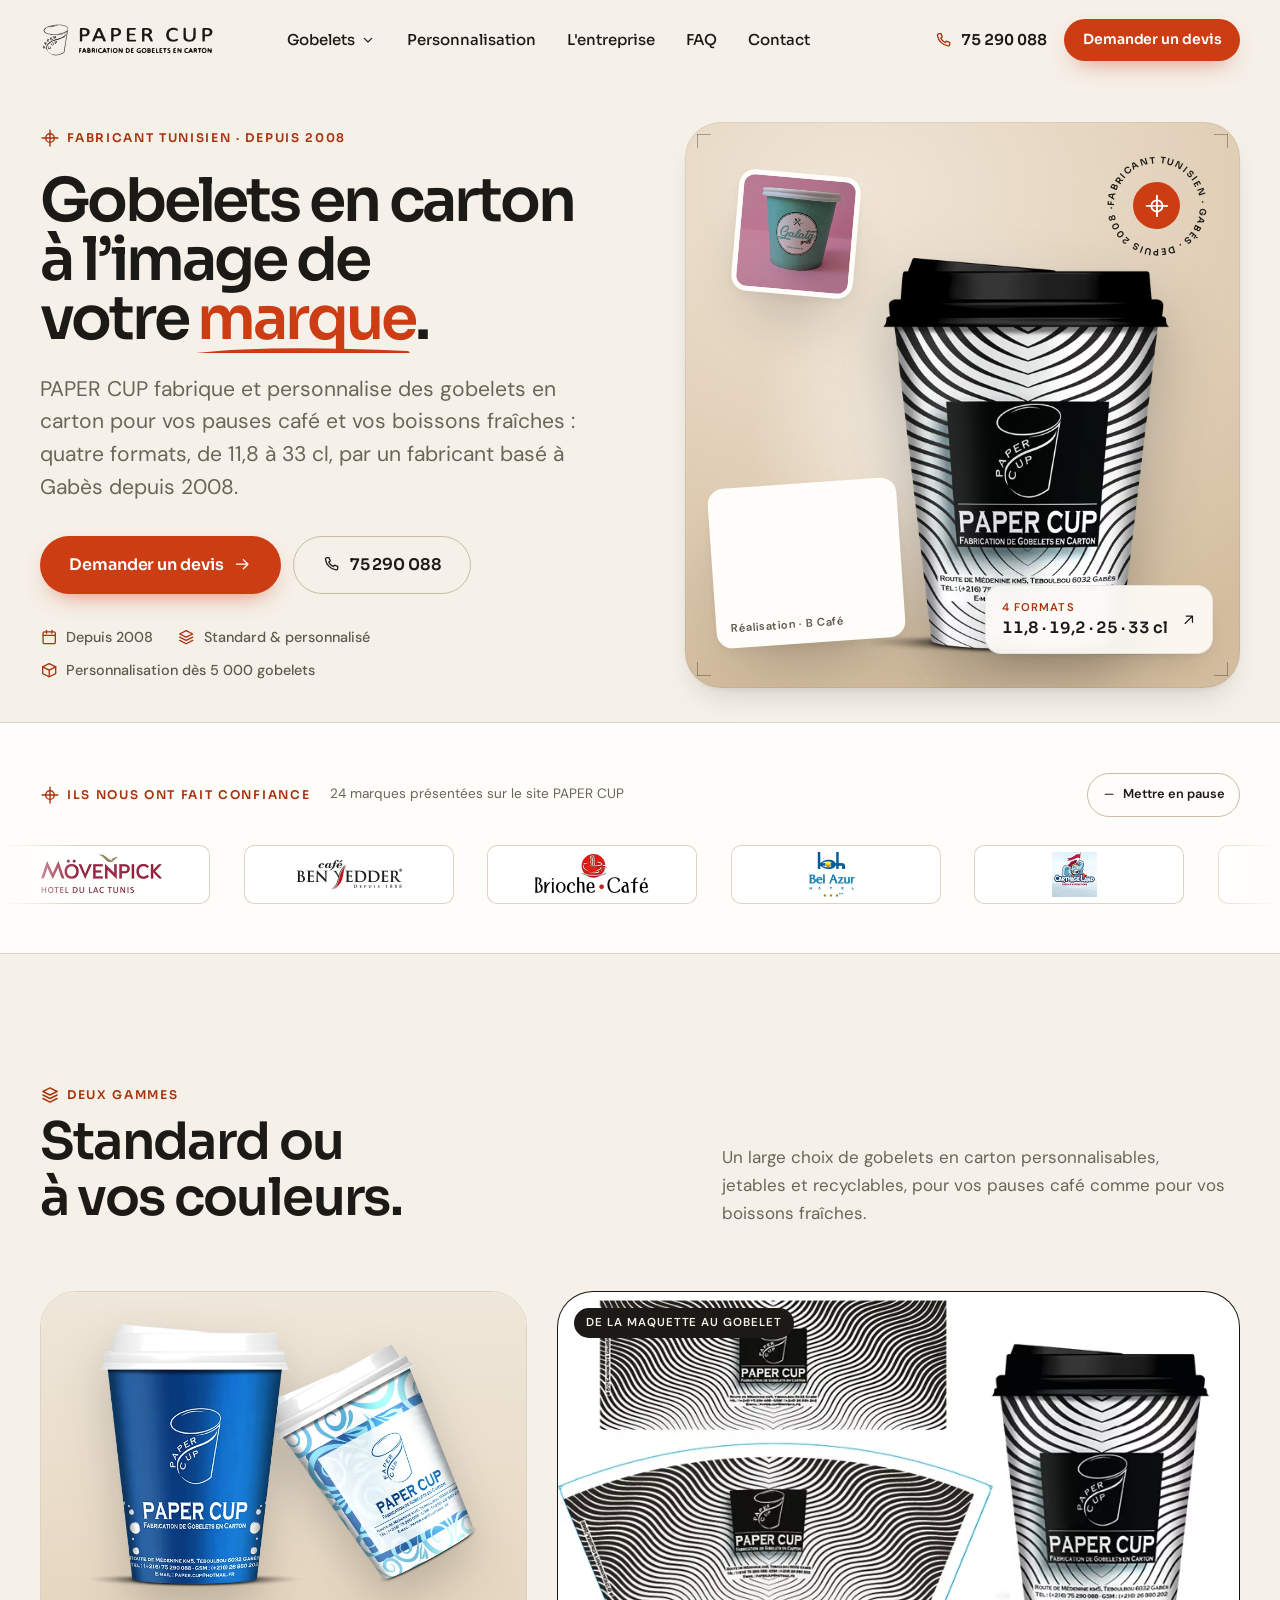
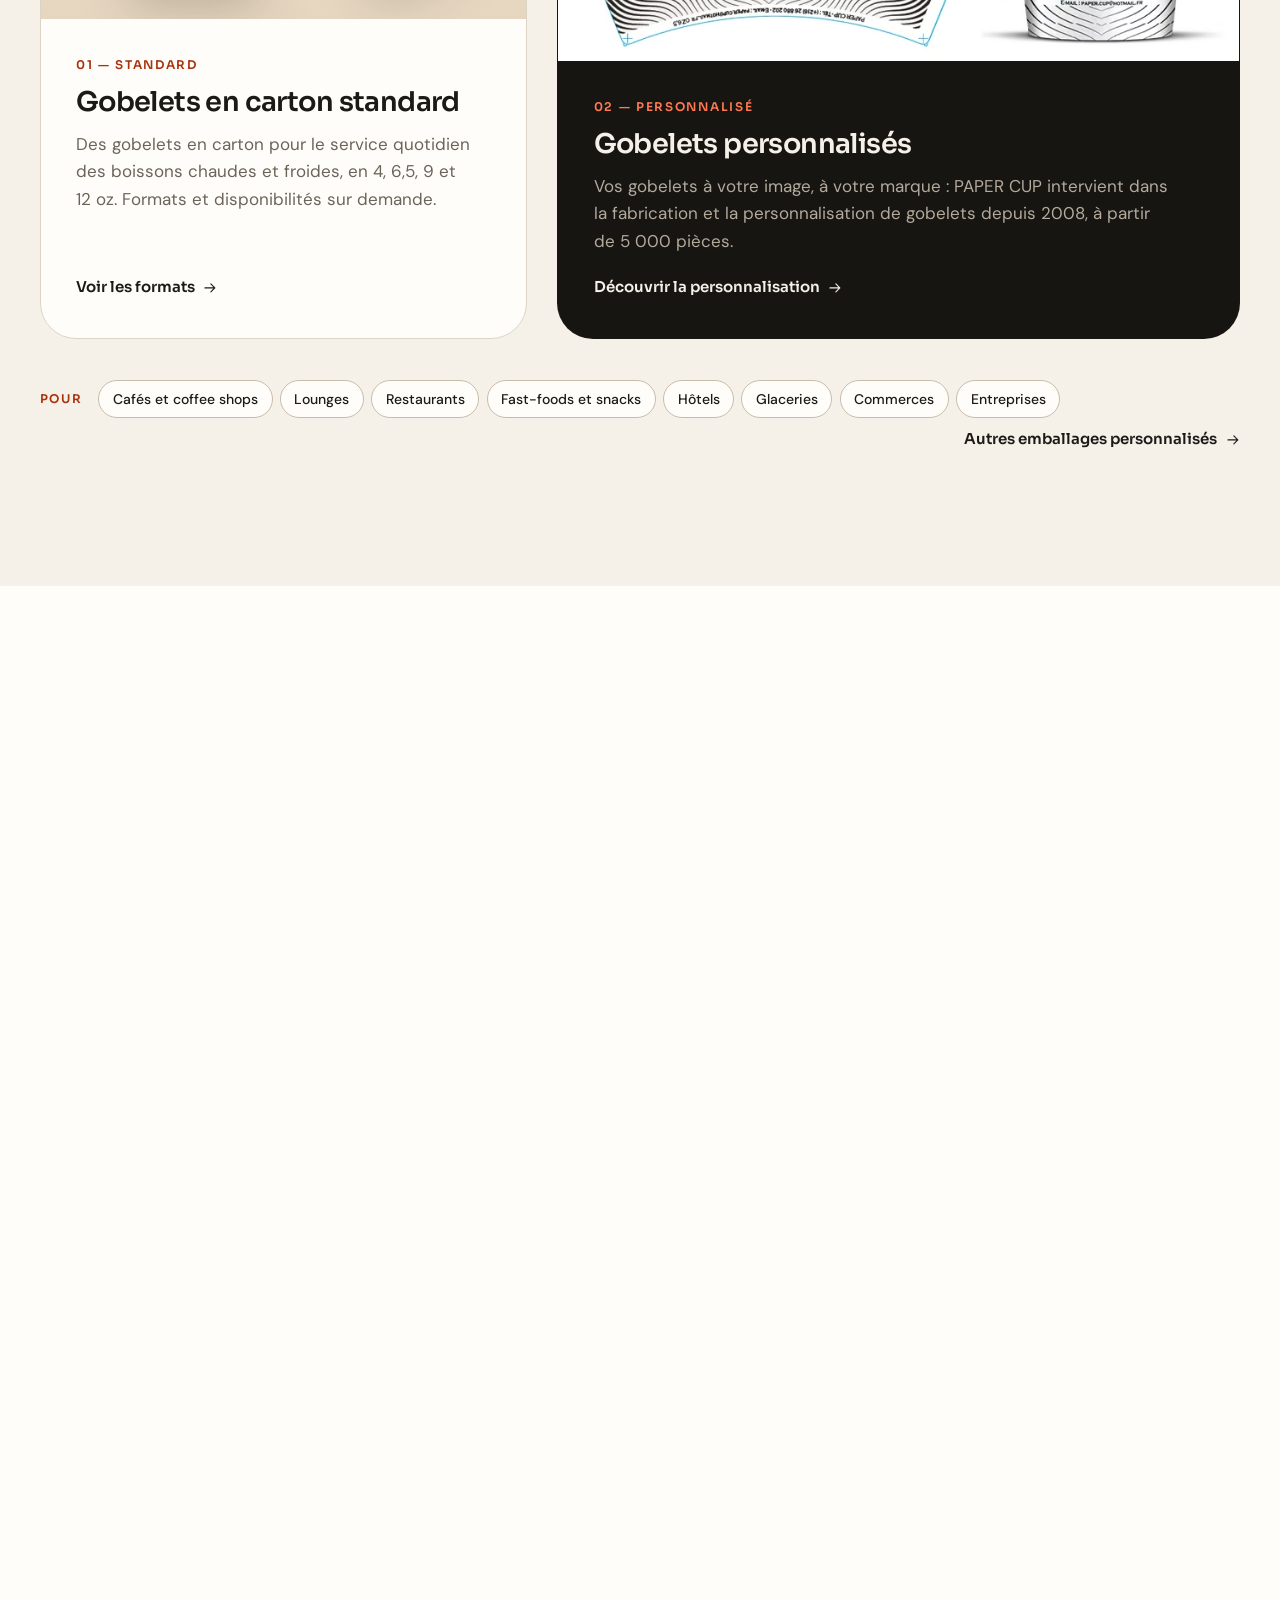
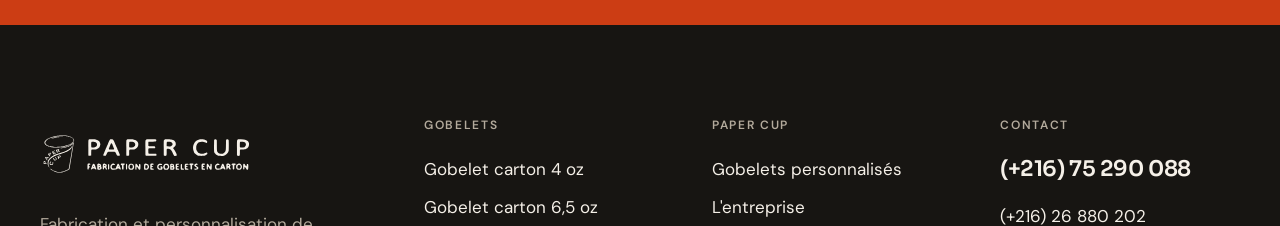
<file: docs/themes/v0/index.html>
<!doctype html>
<html lang="fr" dir="ltr">
  <head>
    <meta charset="utf-8" />
    <meta name="viewport" content="width=device-width, initial-scale=1, viewport-fit=cover" />
    <title>Gobelets en carton personnalisés en Tunisie | PAPER CUP</title>
    <meta
      name="description"
      content="Fabricant tunisien depuis 2008, PAPER CUP produit à Gabès des gobelets en carton standard et personnalisés, de 11,8 à 33 cl. Personnalisation dès 5 000 gobelets."
    />
    <meta name="robots" content="index, follow, max-image-preview:large" />
    <link rel="canonical" href="https://www.papercup.com.tn/" />
    <meta name="theme-color" content="#F5F0E8" />
    <meta name="format-detection" content="telephone=no" />
    <link rel="preload" href="assets/fonts/sora-latin-wght-normal.woff2" as="font" type="font/woff2" crossorigin />
    <link rel="stylesheet" href="assets/css/theme.bundle.css?v=7b822f45d3" />
    <script>
      document.documentElement.classList.add("js");
    </script>
    <script src="assets/js/theme.bundle.js?v=7b822f45d3" defer></script>
    <link rel="icon" href="assets/images/favicon.svg" type="image/svg+xml" />
    <link rel="icon" href="assets/images/favicon-32.png" sizes="32x32" type="image/png" />
    <link rel="apple-touch-icon" href="assets/images/apple-touch-icon.png" />
    <link rel="manifest" href="site.webmanifest" />
    <meta property="og:type" content="website" />
    <meta property="og:site_name" content="PAPER CUP" />
    <meta property="og:locale" content="fr_TN" />
    <meta property="og:title" content="PAPER CUP — Gobelets en carton standard et personnalisés, Gabès" />
    <meta
      property="og:description"
      content="Fabricant tunisien depuis 2008, PAPER CUP produit à Gabès des gobelets en carton standard et personnalisés, de 11,8 à 33 cl. Personnalisation dès 5 000 gobelets."
    />
    <meta property="og:url" content="https://www.papercup.com.tn/" />
    <meta property="og:image" content="https://www.papercup.com.tn/assets/images/og-image.jpg" />
    <meta property="og:image:width" content="1200" />
    <meta property="og:image:height" content="630" />
    <meta property="og:image:alt" content="Gobelets en carton PAPER CUP, du 4 au 12 oz, illustrés à l'échelle" />
    <meta name="twitter:card" content="summary_large_image" />
    <meta name="twitter:title" content="PAPER CUP — Gobelets en carton standard et personnalisés, Gabès" />
    <meta
      name="twitter:description"
      content="Fabricant tunisien depuis 2008, PAPER CUP produit à Gabès des gobelets en carton standard et personnalisés, de 11,8 à 33 cl. Personnalisation dès 5 000 gobelets."
    />
    <meta name="twitter:image" content="https://www.papercup.com.tn/assets/images/og-image.jpg" />
    <script type="application/ld+json">
      {
        "@context": "https://schema.org",
        "@graph": [
          {
            "@type": "Organization",
            "@id": "https://www.papercup.com.tn/#organization",
            "name": "PAPER CUP",
            "alternateName": "PAPER CUP Gobelets Tunisie",
            "url": "https://www.papercup.com.tn/",
            "description": "Fabricant tunisien de gobelets en carton standard et personnalisés, basé à Gabès, actif depuis 2008.",
            "foundingDate": "2008",
            "logo": "https://www.papercup.com.tn/assets/images/brand/logo-papercup-512.png",
            "image": "https://www.papercup.com.tn/assets/images/og-image.jpg",
            "telephone": "+216 75 290 088",
            "faxNumber": "+216 75 290 089",
            "email": "paper.cup@hotmail.fr",
            "address": {
              "@type": "PostalAddress",
              "streetAddress": "Route de Medenine, km 5, Teboulbou",
              "postalCode": "6032",
              "addressLocality": "Gabès",
              "addressCountry": "TN"
            },
            "contactPoint": [
              { "@type": "ContactPoint", "telephone": "+216 75 290 088", "contactType": "sales" },
              { "@type": "ContactPoint", "telephone": "+216 26 880 202", "contactType": "sales" }
            ],
            "sameAs": ["https://www.facebook.com/papercuptunisie/"]
          },
          {
            "@type": "WebSite",
            "@id": "https://www.papercup.com.tn/#website",
            "url": "https://www.papercup.com.tn/",
            "name": "PAPER CUP",
            "inLanguage": "fr",
            "publisher": { "@id": "https://www.papercup.com.tn/#organization" }
          },
          {
            "@type": "WebPage",
            "@id": "https://www.papercup.com.tn/#webpage",
            "url": "https://www.papercup.com.tn/",
            "name": "Gobelets en carton personnalisés en Tunisie | PAPER CUP",
            "description": "Fabricant tunisien depuis 2008, PAPER CUP produit à Gabès des gobelets en carton standard et personnalisés, de 11,8 à 33 cl. Personnalisation dès 5 000 gobelets.",
            "inLanguage": "fr",
            "isPartOf": { "@id": "https://www.papercup.com.tn/#website" },
            "about": { "@id": "https://www.papercup.com.tn/#organization" }
          }
        ]
      }
    </script>
    <link
      rel="preload"
      as="image"
      type="image/avif"
      href="assets/images/hero/gobelet-paper-cup-720.avif"
      imagesrcset="assets/images/hero/gobelet-paper-cup-440.avif 440w, assets/images/hero/gobelet-paper-cup-720.avif 720w, assets/images/hero/gobelet-paper-cup-1040.avif 1040w"
      imagesizes="(min-width: 1280px) 440px, (min-width: 1024px) 34vw, 62vw"
      fetchpriority="high"
    />
  </head>
  <body class="page-home">
    <svg class="svg-defs" width="0" height="0" aria-hidden="true" focusable="false">
      <defs>
        <linearGradient id="pc-shade" x1="0" x2="1" y1="0" y2="0">
          <stop offset="0" stop-color="#1C1A17" stop-opacity=".22" />
          <stop offset=".12" stop-color="#1C1A17" stop-opacity=".04" />
          <stop offset=".26" stop-color="#FFFFFF" stop-opacity=".42" />
          <stop offset=".4" stop-color="#FFFFFF" stop-opacity="0" />
          <stop offset=".72" stop-color="#1C1A17" stop-opacity=".05" />
          <stop offset="1" stop-color="#1C1A17" stop-opacity=".3" />
        </linearGradient>
        <linearGradient id="pc-inner" x1="0" x2="0" y1="0" y2="1">
          <stop offset="0" stop-color="#C9BDA9" />
          <stop offset=".55" stop-color="#E4DACB" />
          <stop offset="1" stop-color="#F3EDE3" />
        </linearGradient>
        <radialGradient id="pc-shadow">
          <stop offset="0" stop-color="#1C1A17" stop-opacity=".34" />
          <stop offset=".55" stop-color="#1C1A17" stop-opacity=".12" />
          <stop offset="1" stop-color="#1C1A17" stop-opacity="0" />
        </radialGradient>
      </defs>
      <symbol
        id="i-phone"
        viewBox="0 0 24 24"
        fill="none"
        stroke="currentColor"
        stroke-width="1.7"
        stroke-linecap="round"
        stroke-linejoin="round"
      >
        <path
          d="M6.6 3.5h2.6l1.6 4.3-2 1.3a10.6 10.6 0 0 0 6.1 6.1l1.3-2 4.3 1.6v2.6a2.1 2.1 0 0 1-2.2 2.1A16.4 16.4 0 0 1 4.5 5.7a2.1 2.1 0 0 1 2.1-2.2z"
        />
      </symbol>
      <symbol
        id="i-arrow-right"
        viewBox="0 0 24 24"
        fill="none"
        stroke="currentColor"
        stroke-width="1.7"
        stroke-linecap="round"
        stroke-linejoin="round"
      >
        <path d="M4.5 12h15M13.5 6l6 6-6 6" />
      </symbol>
      <symbol
        id="i-arrow-up-right"
        viewBox="0 0 24 24"
        fill="none"
        stroke="currentColor"
        stroke-width="1.7"
        stroke-linecap="round"
        stroke-linejoin="round"
      >
        <path d="M7 17 17 7M8.5 7H17v8.5" />
      </symbol>
      <symbol
        id="i-chevron-down"
        viewBox="0 0 24 24"
        fill="none"
        stroke="currentColor"
        stroke-width="1.7"
        stroke-linecap="round"
        stroke-linejoin="round"
      >
        <path d="m6.5 9.5 5.5 5.5 5.5-5.5" />
      </symbol>
      <symbol
        id="i-menu"
        viewBox="0 0 24 24"
        fill="none"
        stroke="currentColor"
        stroke-width="1.7"
        stroke-linecap="round"
        stroke-linejoin="round"
      >
        <path d="M4 7.5h16M4 12h16M4 16.5h10" />
      </symbol>
      <symbol
        id="i-close"
        viewBox="0 0 24 24"
        fill="none"
        stroke="currentColor"
        stroke-width="1.7"
        stroke-linecap="round"
        stroke-linejoin="round"
      >
        <path d="M6 6l12 12M18 6 6 18" />
      </symbol>
      <symbol
        id="i-map-pin"
        viewBox="0 0 24 24"
        fill="none"
        stroke="currentColor"
        stroke-width="1.7"
        stroke-linecap="round"
        stroke-linejoin="round"
      >
        <path d="M12 21s-6.8-6-6.8-11.2a6.8 6.8 0 0 1 13.6 0C18.8 15 12 21 12 21z" />
        <circle cx="12" cy="9.8" r="2.4" />
      </symbol>
      <symbol
        id="i-facebook"
        viewBox="0 0 24 24"
        fill="none"
        stroke="currentColor"
        stroke-width="1.7"
        stroke-linecap="round"
        stroke-linejoin="round"
      >
        <path
          d="M14.2 21v-7.6h2.6l.4-3.1h-3V8.4c0-.9.3-1.5 1.6-1.5h1.6V4.1a21 21 0 0 0-2.4-.1c-2.3 0-3.9 1.4-3.9 4v2.3H8.5v3.1h2.6V21"
        />
      </symbol>
      <symbol
        id="i-cup-hot"
        viewBox="0 0 24 24"
        fill="none"
        stroke="currentColor"
        stroke-width="1.7"
        stroke-linecap="round"
        stroke-linejoin="round"
      >
        <path d="M5.5 9h13l-1.6 10.8a1.4 1.4 0 0 1-1.4 1.2h-7a1.4 1.4 0 0 1-1.4-1.2z" />
        <path d="M4.5 9h15" />
        <path d="M10 2.8c-.8.8.8 1.7 0 2.6M14 2.8c-.8.8.8 1.7 0 2.6" />
      </symbol>
      <symbol
        id="i-cup-cold"
        viewBox="0 0 24 24"
        fill="none"
        stroke="currentColor"
        stroke-width="1.7"
        stroke-linecap="round"
        stroke-linejoin="round"
      >
        <path d="M5.5 8h13l-1.6 11.8a1.4 1.4 0 0 1-1.4 1.2h-7a1.4 1.4 0 0 1-1.4-1.2z" />
        <path d="M4.5 8h15M13 8l1.6-5.5h3" />
        <path d="M9.5 13.5h2.5v2.5H9.5zM12.8 15.8h2v2h-2z" />
      </symbol>
      <symbol
        id="i-ruler"
        viewBox="0 0 24 24"
        fill="none"
        stroke="currentColor"
        stroke-width="1.7"
        stroke-linecap="round"
        stroke-linejoin="round"
      >
        <path d="m3.5 15.8 12.3-12.3 4.7 4.7L8.2 20.5z" />
        <path d="m7.6 11.7 1.8 1.8M10.4 8.9l1.2 1.2M13.2 6.1l1.8 1.8" />
      </symbol>
      <symbol
        id="i-box"
        viewBox="0 0 24 24"
        fill="none"
        stroke="currentColor"
        stroke-width="1.7"
        stroke-linecap="round"
        stroke-linejoin="round"
      >
        <path d="M3.5 7.6 12 3.4l8.5 4.2v8.8L12 20.6l-8.5-4.2z" />
        <path d="M3.5 7.6 12 11.8l8.5-4.2M12 11.8v8.8" />
      </symbol>
      <symbol
        id="i-palette"
        viewBox="0 0 24 24"
        fill="none"
        stroke="currentColor"
        stroke-width="1.7"
        stroke-linecap="round"
        stroke-linejoin="round"
      >
        <path
          d="M12 3.4a8.6 8.6 0 1 0 0 17.2c1 0 1.5-.6 1.5-1.4 0-.4-.2-.8-.5-1.1a1.5 1.5 0 0 1 1.1-2.5h1.8a4.7 4.7 0 0 0 4.7-4.7c0-4.2-3.8-7.5-8.6-7.5z"
        />
        <circle cx="7.7" cy="11.2" r="1" />
        <circle cx="10.2" cy="7.6" r="1" />
        <circle cx="14.6" cy="7.8" r="1" />
      </symbol>
      <symbol
        id="i-check"
        viewBox="0 0 24 24"
        fill="none"
        stroke="currentColor"
        stroke-width="1.7"
        stroke-linecap="round"
        stroke-linejoin="round"
      >
        <path d="m5 12.5 4.6 4.5L19 7.5" />
      </symbol>
      <symbol
        id="i-plus"
        viewBox="0 0 24 24"
        fill="none"
        stroke="currentColor"
        stroke-width="1.7"
        stroke-linecap="round"
        stroke-linejoin="round"
      >
        <path d="M12 5.5v13M5.5 12h13" />
      </symbol>
      <symbol
        id="i-minus"
        viewBox="0 0 24 24"
        fill="none"
        stroke="currentColor"
        stroke-width="1.7"
        stroke-linecap="round"
        stroke-linejoin="round"
      >
        <path d="M5.5 12h13" />
      </symbol>
      <symbol
        id="i-copy"
        viewBox="0 0 24 24"
        fill="none"
        stroke="currentColor"
        stroke-width="1.7"
        stroke-linecap="round"
        stroke-linejoin="round"
      >
        <rect x="8.5" y="8.5" width="11" height="11" rx="2" />
        <path d="M15.5 8.5V6.4a1.9 1.9 0 0 0-1.9-1.9H6.4a1.9 1.9 0 0 0-1.9 1.9v7.2a1.9 1.9 0 0 0 1.9 1.9h2.1" />
      </symbol>
      <symbol
        id="i-factory"
        viewBox="0 0 24 24"
        fill="none"
        stroke="currentColor"
        stroke-width="1.7"
        stroke-linecap="round"
        stroke-linejoin="round"
      >
        <path d="M3.5 20.5V10l5 3v-3l5 3V6.5l7-3v17z" />
        <path d="M7 17h1.5M11.5 17H13M16 17h1.5" />
      </symbol>
      <symbol
        id="i-calendar"
        viewBox="0 0 24 24"
        fill="none"
        stroke="currentColor"
        stroke-width="1.7"
        stroke-linecap="round"
        stroke-linejoin="round"
      >
        <rect x="4" y="5" width="16" height="15.5" rx="2" />
        <path d="M4 9.5h16M8.5 3v4M15.5 3v4" />
      </symbol>
      <symbol
        id="i-leaf"
        viewBox="0 0 24 24"
        fill="none"
        stroke="currentColor"
        stroke-width="1.7"
        stroke-linecap="round"
        stroke-linejoin="round"
      >
        <path d="M5.5 19C5.5 10.6 10.3 5.6 19.5 4.5c-.7 9.9-5.7 14.8-13.6 14.6z" />
        <path d="M5.5 19c2.6-3.9 5.6-6.4 9-7.8" />
      </symbol>
      <symbol
        id="i-layers"
        viewBox="0 0 24 24"
        fill="none"
        stroke="currentColor"
        stroke-width="1.7"
        stroke-linecap="round"
        stroke-linejoin="round"
      >
        <path d="m12 3.5 8.5 4.3L12 12 3.5 7.8z" />
        <path d="m3.5 12 8.5 4.2 8.5-4.2M3.5 16.2l8.5 4.3 8.5-4.3" />
      </symbol>
      <symbol
        id="i-clipboard"
        viewBox="0 0 24 24"
        fill="none"
        stroke="currentColor"
        stroke-width="1.7"
        stroke-linecap="round"
        stroke-linejoin="round"
      >
        <rect x="5" y="4.5" width="14" height="16" rx="2" />
        <path d="M9 4.5V3.6c0-.3.3-.6.6-.6h4.8c.3 0 .6.3.6.6v.9M8.5 10h7M8.5 13.5h7M8.5 17h4" />
      </symbol>
      <symbol
        id="i-register"
        viewBox="0 0 24 24"
        fill="none"
        stroke="currentColor"
        stroke-width="1.7"
        stroke-linecap="round"
        stroke-linejoin="round"
      >
        <circle cx="12" cy="12" r="5.2" />
        <path d="M12 2.5v19M2.5 12h19" />
      </symbol>
      <symbol
        id="i-info"
        viewBox="0 0 24 24"
        fill="none"
        stroke="currentColor"
        stroke-width="1.7"
        stroke-linecap="round"
        stroke-linejoin="round"
      >
        <circle cx="12" cy="12" r="8.5" />
        <path d="M12 11v5.5M12 7.6v.2" />
      </symbol>
      <symbol
        id="i-mail"
        viewBox="0 0 24 24"
        fill="none"
        stroke="currentColor"
        stroke-width="1.7"
        stroke-linecap="round"
        stroke-linejoin="round"
      >
        <rect x="3.5" y="5.5" width="17" height="13" rx="2" />
        <path d="m4 7 8 6 8-6" />
      </symbol>
      <symbol
        id="i-printer"
        viewBox="0 0 24 24"
        fill="none"
        stroke="currentColor"
        stroke-width="1.7"
        stroke-linecap="round"
        stroke-linejoin="round"
      >
        <path d="M7 9V3.5h10V9" />
        <rect x="3.5" y="9" width="17" height="7.5" rx="2" />
        <path d="M7 14h10v6.5H7z" />
      </symbol>
      <symbol
        id="i-alert"
        viewBox="0 0 24 24"
        fill="none"
        stroke="currentColor"
        stroke-width="1.7"
        stroke-linecap="round"
        stroke-linejoin="round"
      >
        <path d="M12 4 21 19.5H3z" />
        <path d="M12 10v4.5M12 17.2v.2" />
      </symbol>
      <symbol
        id="i-paperclip"
        viewBox="0 0 24 24"
        fill="none"
        stroke="currentColor"
        stroke-width="1.7"
        stroke-linecap="round"
        stroke-linejoin="round"
      >
        <path
          d="m19.2 11.6-7.4 7.4a4.8 4.8 0 0 1-6.8-6.8l7.9-7.9a3.2 3.2 0 0 1 4.5 4.5l-7.9 7.9a1.6 1.6 0 0 1-2.3-2.3l7.2-7.2"
        />
      </symbol>
      <symbol
        id="i-upload"
        viewBox="0 0 24 24"
        fill="none"
        stroke="currentColor"
        stroke-width="1.7"
        stroke-linecap="round"
        stroke-linejoin="round"
      >
        <path d="M12 15.5V4.5M7.5 9 12 4.5 16.5 9" />
        <path d="M4.5 14.5v3.7a2.3 2.3 0 0 0 2.3 2.3h10.4a2.3 2.3 0 0 0 2.3-2.3v-3.7" />
      </symbol>
      <symbol
        id="i-file"
        viewBox="0 0 24 24"
        fill="none"
        stroke="currentColor"
        stroke-width="1.7"
        stroke-linecap="round"
        stroke-linejoin="round"
      >
        <path d="M13.5 3.5H7.2a1.7 1.7 0 0 0-1.7 1.7v13.6a1.7 1.7 0 0 0 1.7 1.7h9.6a1.7 1.7 0 0 0 1.7-1.7V8.5z" />
        <path d="M13.5 3.5v5h5" />
      </symbol>
      <symbol
        id="i-ice-cream"
        viewBox="0 0 24 24"
        fill="none"
        stroke="currentColor"
        stroke-width="1.7"
        stroke-linecap="round"
        stroke-linejoin="round"
      >
        <path d="M6.8 11.5h10.4l-1.5 8.1a1.4 1.4 0 0 1-1.4 1.1H9.7a1.4 1.4 0 0 1-1.4-1.1z" />
        <path d="M7.8 11.5a4.2 4.2 0 0 1 8.4 0" />
        <path d="M12 7.3V5.5" />
      </symbol>
      <symbol
        id="i-bag"
        viewBox="0 0 24 24"
        fill="none"
        stroke="currentColor"
        stroke-width="1.7"
        stroke-linecap="round"
        stroke-linejoin="round"
      >
        <path d="M6.5 4h11l1 16.5h-13z" />
        <path d="M9.5 4v1.8a2.5 2.5 0 0 0 5 0V4" />
      </symbol>
      <symbol
        id="i-tray"
        viewBox="0 0 24 24"
        fill="none"
        stroke="currentColor"
        stroke-width="1.7"
        stroke-linecap="round"
        stroke-linejoin="round"
      >
        <rect x="3.5" y="5.5" width="17" height="13" rx="1.6" />
        <path d="M7 9.5h5.5M7 12.5h10M7 15.5h7.5" />
      </symbol>
      <symbol
        id="i-chat"
        viewBox="0 0 24 24"
        fill="none"
        stroke="currentColor"
        stroke-width="1.7"
        stroke-linecap="round"
        stroke-linejoin="round"
      >
        <path d="M5.2 19.4 6.3 16A7.6 7.6 0 1 1 9 18.6z" />
        <path d="M9.3 9.6c.3 2.4 2 4.2 4.6 4.8l.9-1.2 1.7.8-.4 1.4c-3.6.3-7.3-3.4-7.2-7l1.4-.4.8 1.7z" />
      </symbol>
      <symbol
        id="i-trash"
        viewBox="0 0 24 24"
        fill="none"
        stroke="currentColor"
        stroke-width="1.7"
        stroke-linecap="round"
        stroke-linejoin="round"
      >
        <path
          d="M4.5 7h15M9.5 7V4.8c0-.4.3-.8.8-.8h3.4c.5 0 .8.4.8.8V7M6.5 7l.9 12.2a1.5 1.5 0 0 0 1.5 1.3h6.2a1.5 1.5 0 0 0 1.5-1.3L17.5 7"
        />
        <path d="M10.2 11v5.5M13.8 11v5.5" />
      </symbol>
    </svg>
    <a class="skip-link" href="#contenu">Aller au contenu</a>
    <header class="site-header" data-header>
      <div class="container site-header__inner">
        <a class="brand" href="index.html">
          <img
            class="brand__logo"
            src="assets/images/brand/logo-papercup.svg"
            width="230"
            height="50"
            alt="PAPER CUP, fabrication de gobelets en carton — accueil"
          />
        </a>
        <nav class="nav" aria-label="Navigation principale">
          <ul class="nav__list" role="list">
            <li class="nav__item--mega" data-mega>
              <button
                class="nav__link nav__trigger"
                type="button"
                aria-expanded="false"
                aria-controls="mega-gobelets"
                data-mega-trigger
              >
                Gobelets
                <svg class="icon nav__chevron" width="24" height="24" aria-hidden="true" focusable="false">
                  <use href="#i-chevron-down" />
                </svg>
              </button>
              <div class="mega" id="mega-gobelets" data-mega-panel hidden>
                <div class="mega__inner">
                  <div class="mega__intro">
                    <p class="eyebrow">La gamme</p>
                    <p class="mega__title">Quatre formats de gobelets en carton, standard ou personnalisés.</p>
                    <a class="link-arrow" href="produits.html"
                      >Voir toute la gamme
                      <svg class="icon" width="24" height="24" aria-hidden="true" focusable="false">
                        <use href="#i-arrow-right" /></svg
                    ></a>
                    <a class="link-arrow" href="produits.html#comparatif"
                      >Comparer les formats
                      <svg class="icon" width="24" height="24" aria-hidden="true" focusable="false">
                        <use href="#i-arrow-right" /></svg
                    ></a>
                    <a class="link-arrow" href="produits.html#accessoires"
                      >Couvercles &amp; agitateurs
                      <svg class="icon" width="24" height="24" aria-hidden="true" focusable="false">
                        <use href="#i-arrow-right" /></svg
                    ></a>
                  </div>
                  <ul class="mega__list" role="list">
                    <li>
                      <a class="mega__item" href="produits/gobelet-carton-4-oz.html">
                        <span class="mega__cup"
                          ><svg
                            class="cup cup--plain"
                            viewBox="0 0 50.44 100.71"
                            width="50.44"
                            height="100.71"
                            aria-hidden="true"
                            focusable="false"
                          >
                            <ellipse
                              class="cup__shadow"
                              cx="25.22"
                              cy="84.76"
                              rx="30.96"
                              ry="7.64"
                              fill="url(#pc-shadow)"
                            />
                            <clipPath id="cl-mm-4oz">
                              <path
                                d="M6 45.32L10.96 83.76A14.26 2.42 0 0 0 39.48 83.76L44.44 45.32A19.22 3.27 0 0 1 6 45.32Z"
                              />
                            </clipPath>
                            <g class="cup__body">
                              <path
                                d="M6 45.32L10.96 83.76A14.26 2.42 0 0 0 39.48 83.76L44.44 45.32A19.22 3.27 0 0 1 6 45.32Z"
                                fill="#FBF8F2"
                              />
                              <g clip-path="url(#cl-mm-4oz)">
                                <rect x="4" y="42.05" width="42.44" height="46.13" fill="url(#pc-shade)" />
                              </g>
                              <path
                                d="M6 45.32L10.96 83.76A14.26 2.42 0 0 0 39.48 83.76L44.44 45.32A19.22 3.27 0 0 1 6 45.32Z"
                                fill="none"
                                stroke="rgba(28,26,23,.16)"
                                stroke-width="1"
                              />
                            </g>
                            <ellipse
                              class="cup__inner"
                              cx="25.22"
                              cy="45.32"
                              rx="19.22"
                              ry="3.27"
                              fill="url(#pc-inner)"
                            />
                            <ellipse
                              cx="25.22"
                              cy="45.32"
                              rx="19.22"
                              ry="3.27"
                              fill="none"
                              stroke="#FFFDF9"
                              stroke-width="2.2"
                            />
                            <ellipse
                              cx="25.22"
                              cy="45.32"
                              rx="20.32"
                              ry="4.37"
                              fill="none"
                              stroke="rgba(28,26,23,.22)"
                              stroke-width=".8"
                            /></svg
                        ></span>
                        <span class="mega__text"><strong>4 oz</strong><span>11,8 cl · 62 mm</span></span>
                      </a>
                    </li>
                    <li>
                      <a class="mega__item" href="produits/gobelet-carton-6-5-oz.html">
                        <span class="mega__cup"
                          ><svg
                            class="cup cup--plain"
                            viewBox="0 0 56.64 100.71"
                            width="56.64"
                            height="100.71"
                            aria-hidden="true"
                            focusable="false"
                          >
                            <ellipse
                              class="cup__shadow"
                              cx="28.32"
                              cy="84.76"
                              rx="32.58"
                              ry="7.87"
                              fill="url(#pc-shadow)"
                            />
                            <clipPath id="cl-mm-6-5oz">
                              <path
                                d="M6 38.5L13.13 83.76A15.19 2.58 0 0 0 43.51 83.76L50.64 38.5A22.32 3.79 0 0 1 6 38.5Z"
                              />
                            </clipPath>
                            <g class="cup__body">
                              <path
                                d="M6 38.5L13.13 83.76A15.19 2.58 0 0 0 43.51 83.76L50.64 38.5A22.32 3.79 0 0 1 6 38.5Z"
                                fill="#FBF8F2"
                              />
                              <g clip-path="url(#cl-mm-6-5oz)">
                                <rect x="4" y="34.71" width="48.64" height="53.64" fill="url(#pc-shade)" />
                              </g>
                              <path
                                d="M6 38.5L13.13 83.76A15.19 2.58 0 0 0 43.51 83.76L50.64 38.5A22.32 3.79 0 0 1 6 38.5Z"
                                fill="none"
                                stroke="rgba(28,26,23,.16)"
                                stroke-width="1"
                              />
                            </g>
                            <ellipse
                              class="cup__inner"
                              cx="28.32"
                              cy="38.5"
                              rx="22.32"
                              ry="3.79"
                              fill="url(#pc-inner)"
                            />
                            <ellipse
                              cx="28.32"
                              cy="38.5"
                              rx="22.32"
                              ry="3.79"
                              fill="none"
                              stroke="#FFFDF9"
                              stroke-width="2.2"
                            />
                            <ellipse
                              cx="28.32"
                              cy="38.5"
                              rx="23.42"
                              ry="4.89"
                              fill="none"
                              stroke="rgba(28,26,23,.22)"
                              stroke-width=".8"
                            /></svg
                        ></span>
                        <span class="mega__text"><strong>6,5 oz</strong><span>19,2 cl · 73 mm</span></span>
                      </a>
                    </li>
                    <li>
                      <a class="mega__item" href="produits/gobelet-carton-9-oz.html">
                        <span class="mega__cup"
                          ><svg
                            class="cup cup--plain"
                            viewBox="0 0 60.36 100.71"
                            width="60.36"
                            height="100.71"
                            aria-hidden="true"
                            focusable="false"
                          >
                            <ellipse
                              class="cup__shadow"
                              cx="30.18"
                              cy="84.76"
                              rx="36.38"
                              ry="8.43"
                              fill="url(#pc-shadow)"
                            />
                            <clipPath id="cl-mm-9oz">
                              <path
                                d="M6 25.48L12.82 83.76A17.36 2.95 0 0 0 47.54 83.76L54.36 25.48A24.18 4.11 0 0 1 6 25.48Z"
                              />
                            </clipPath>
                            <g class="cup__body">
                              <path
                                d="M6 25.48L12.82 83.76A17.36 2.95 0 0 0 47.54 83.76L54.36 25.48A24.18 4.11 0 0 1 6 25.48Z"
                                fill="#FBF8F2"
                              />
                              <g clip-path="url(#cl-mm-9oz)">
                                <rect x="4" y="21.37" width="52.36" height="67.34" fill="url(#pc-shade)" />
                              </g>
                              <path
                                d="M6 25.48L12.82 83.76A17.36 2.95 0 0 0 47.54 83.76L54.36 25.48A24.18 4.11 0 0 1 6 25.48Z"
                                fill="none"
                                stroke="rgba(28,26,23,.16)"
                                stroke-width="1"
                              />
                            </g>
                            <ellipse
                              class="cup__inner"
                              cx="30.18"
                              cy="25.48"
                              rx="24.18"
                              ry="4.11"
                              fill="url(#pc-inner)"
                            />
                            <ellipse
                              cx="30.18"
                              cy="25.48"
                              rx="24.18"
                              ry="4.11"
                              fill="none"
                              stroke="#FFFDF9"
                              stroke-width="2.2"
                            />
                            <ellipse
                              cx="30.18"
                              cy="25.48"
                              rx="25.28"
                              ry="5.21"
                              fill="none"
                              stroke="rgba(28,26,23,.22)"
                              stroke-width=".8"
                            /></svg
                        ></span>
                        <span class="mega__text"><strong>9 oz</strong><span>25 cl · 94 mm</span></span>
                      </a>
                    </li>
                    <li>
                      <a class="mega__item" href="produits/gobelet-carton-12-oz.html">
                        <span class="mega__cup"
                          ><svg
                            class="cup cup--plain"
                            viewBox="0 0 61.6 100.71"
                            width="61.6"
                            height="100.71"
                            aria-hidden="true"
                            focusable="false"
                          >
                            <ellipse
                              class="cup__shadow"
                              cx="30.8"
                              cy="84.76"
                              rx="33.67"
                              ry="8.03"
                              fill="url(#pc-shadow)"
                            />
                            <clipPath id="cl-mm-12oz">
                              <path
                                d="M6 11.22L14.99 83.76A15.81 2.69 0 0 0 46.61 83.76L55.6 11.22A24.8 4.22 0 0 1 6 11.22Z"
                              />
                            </clipPath>
                            <g class="cup__body">
                              <path
                                d="M6 11.22L14.99 83.76A15.81 2.69 0 0 0 46.61 83.76L55.6 11.22A24.8 4.22 0 0 1 6 11.22Z"
                                fill="#FBF8F2"
                              />
                              <g clip-path="url(#cl-mm-12oz)">
                                <rect x="4" y="7" width="53.6" height="81.44" fill="url(#pc-shade)" />
                              </g>
                              <path
                                d="M6 11.22L14.99 83.76A15.81 2.69 0 0 0 46.61 83.76L55.6 11.22A24.8 4.22 0 0 1 6 11.22Z"
                                fill="none"
                                stroke="rgba(28,26,23,.16)"
                                stroke-width="1"
                              />
                            </g>
                            <ellipse
                              class="cup__inner"
                              cx="30.8"
                              cy="11.22"
                              rx="24.8"
                              ry="4.22"
                              fill="url(#pc-inner)"
                            />
                            <ellipse
                              cx="30.8"
                              cy="11.22"
                              rx="24.8"
                              ry="4.22"
                              fill="none"
                              stroke="#FFFDF9"
                              stroke-width="2.2"
                            />
                            <ellipse
                              cx="30.8"
                              cy="11.22"
                              rx="25.9"
                              ry="5.32"
                              fill="none"
                              stroke="rgba(28,26,23,.22)"
                              stroke-width=".8"
                            /></svg
                        ></span>
                        <span class="mega__text"><strong>12 oz</strong><span>33 cl · 117 mm</span></span>
                      </a>
                    </li>
                  </ul>
                </div>
              </div>
            </li>
            <li><a class="nav__link" href="personnalisation.html">Personnalisation</a></li>
            <li><a class="nav__link" href="entreprise.html">L'entreprise</a></li>
            <li><a class="nav__link" href="faq.html">FAQ</a></li>
            <li><a class="nav__link" href="contact.html">Contact</a></li>
          </ul>
        </nav>
        <div class="site-header__actions">
          <a class="header-phone" href="tel:+21675290088" aria-label="Appeler PAPER CUP au (+216) 75 290 088"
            ><svg class="icon" width="24" height="24" aria-hidden="true" focusable="false"><use href="#i-phone" /></svg
            ><span>75 290 088</span></a
          >
          <a class="btn btn--accent btn--sm header-cta" href="contact.html#devis">Demander un devis</a>
          <button class="menu-toggle" type="button" aria-expanded="false" aria-controls="menu-mobile" data-menu-toggle>
            <span class="menu-toggle__bars" aria-hidden="true"><span></span><span></span><span></span></span>
            <span class="visually-hidden" data-menu-label>Ouvrir le menu</span>
          </button>
        </div>
      </div>
    </header>
    <div class="mobile-menu" id="menu-mobile" data-menu hidden>
      <div class="mobile-menu__inner">
        <nav aria-label="Navigation mobile">
          <p class="mobile-menu__label">Gobelets</p>
          <ul class="mobile-menu__formats" role="list">
            <li>
              <a href="produits/gobelet-carton-4-oz.html"
                ><span class="mobile-menu__cup"
                  ><svg
                    class="cup cup--plain"
                    viewBox="0 0 43 85.28"
                    width="43"
                    height="85.28"
                    aria-hidden="true"
                    focusable="false"
                  >
                    <ellipse class="cup__shadow" cx="21.5" cy="69.9" rx="26.13" ry="6.93" fill="url(#pc-shadow)" />
                    <clipPath id="cl-mo-4oz">
                      <path d="M6 37.9L10 68.9A11.5 1.96 0 0 0 33 68.9L37 37.9A15.5 2.64 0 0 1 6 37.9Z" />
                    </clipPath>
                    <g class="cup__body">
                      <path
                        d="M6 37.9L10 68.9A11.5 1.96 0 0 0 33 68.9L37 37.9A15.5 2.64 0 0 1 6 37.9Z"
                        fill="#FBF8F2"
                      />
                      <g clip-path="url(#cl-mo-4oz)">
                        <rect x="4" y="35.27" width="35" height="37.59" fill="url(#pc-shade)" />
                      </g>
                      <path
                        d="M6 37.9L10 68.9A11.5 1.96 0 0 0 33 68.9L37 37.9A15.5 2.64 0 0 1 6 37.9Z"
                        fill="none"
                        stroke="rgba(28,26,23,.16)"
                        stroke-width="1"
                      />
                    </g>
                    <ellipse class="cup__inner" cx="21.5" cy="37.9" rx="15.5" ry="2.64" fill="url(#pc-inner)" />
                    <ellipse cx="21.5" cy="37.9" rx="15.5" ry="2.64" fill="none" stroke="#FFFDF9" stroke-width="2.2" />
                    <ellipse
                      cx="21.5"
                      cy="37.9"
                      rx="16.6"
                      ry="3.74"
                      fill="none"
                      stroke="rgba(28,26,23,.22)"
                      stroke-width=".8"
                    /></svg></span
                >4 oz</a
              >
            </li>
            <li>
              <a href="produits/gobelet-carton-6-5-oz.html"
                ><span class="mobile-menu__cup"
                  ><svg
                    class="cup cup--plain"
                    viewBox="0 0 48 85.28"
                    width="48"
                    height="85.28"
                    aria-hidden="true"
                    focusable="false"
                  >
                    <ellipse class="cup__shadow" cx="24" cy="69.9" rx="27.44" ry="7.12" fill="url(#pc-shadow)" />
                    <clipPath id="cl-mo-6-5oz">
                      <path d="M6 32.4L11.75 68.9A12.25 2.08 0 0 0 36.25 68.9L42 32.4A18 3.06 0 0 1 6 32.4Z" />
                    </clipPath>
                    <g class="cup__body">
                      <path
                        d="M6 32.4L11.75 68.9A12.25 2.08 0 0 0 36.25 68.9L42 32.4A18 3.06 0 0 1 6 32.4Z"
                        fill="#FBF8F2"
                      />
                      <g clip-path="url(#cl-mo-6-5oz)">
                        <rect x="4" y="29.34" width="40" height="43.64" fill="url(#pc-shade)" />
                      </g>
                      <path
                        d="M6 32.4L11.75 68.9A12.25 2.08 0 0 0 36.25 68.9L42 32.4A18 3.06 0 0 1 6 32.4Z"
                        fill="none"
                        stroke="rgba(28,26,23,.16)"
                        stroke-width="1"
                      />
                    </g>
                    <ellipse class="cup__inner" cx="24" cy="32.4" rx="18" ry="3.06" fill="url(#pc-inner)" />
                    <ellipse cx="24" cy="32.4" rx="18" ry="3.06" fill="none" stroke="#FFFDF9" stroke-width="2.2" />
                    <ellipse
                      cx="24"
                      cy="32.4"
                      rx="19.1"
                      ry="4.16"
                      fill="none"
                      stroke="rgba(28,26,23,.22)"
                      stroke-width=".8"
                    /></svg></span
                >6,5 oz</a
              >
            </li>
            <li>
              <a href="produits/gobelet-carton-9-oz.html"
                ><span class="mobile-menu__cup"
                  ><svg
                    class="cup cup--plain"
                    viewBox="0 0 51 85.28"
                    width="51"
                    height="85.28"
                    aria-hidden="true"
                    focusable="false"
                  >
                    <ellipse class="cup__shadow" cx="25.5" cy="69.9" rx="30.5" ry="7.57" fill="url(#pc-shadow)" />
                    <clipPath id="cl-mo-9oz">
                      <path d="M6 21.9L11.5 68.9A14 2.38 0 0 0 39.5 68.9L45 21.9A19.5 3.32 0 0 1 6 21.9Z" />
                    </clipPath>
                    <g class="cup__body">
                      <path
                        d="M6 21.9L11.5 68.9A14 2.38 0 0 0 39.5 68.9L45 21.9A19.5 3.32 0 0 1 6 21.9Z"
                        fill="#FBF8F2"
                      />
                      <g clip-path="url(#cl-mo-9oz)">
                        <rect x="4" y="18.59" width="43" height="54.7" fill="url(#pc-shade)" />
                      </g>
                      <path
                        d="M6 21.9L11.5 68.9A14 2.38 0 0 0 39.5 68.9L45 21.9A19.5 3.32 0 0 1 6 21.9Z"
                        fill="none"
                        stroke="rgba(28,26,23,.16)"
                        stroke-width="1"
                      />
                    </g>
                    <ellipse class="cup__inner" cx="25.5" cy="21.9" rx="19.5" ry="3.32" fill="url(#pc-inner)" />
                    <ellipse cx="25.5" cy="21.9" rx="19.5" ry="3.32" fill="none" stroke="#FFFDF9" stroke-width="2.2" />
                    <ellipse
                      cx="25.5"
                      cy="21.9"
                      rx="20.6"
                      ry="4.42"
                      fill="none"
                      stroke="rgba(28,26,23,.22)"
                      stroke-width=".8"
                    /></svg></span
                >9 oz</a
              >
            </li>
            <li>
              <a href="produits/gobelet-carton-12-oz.html"
                ><span class="mobile-menu__cup"
                  ><svg
                    class="cup cup--plain"
                    viewBox="0 0 52 85.28"
                    width="52"
                    height="85.28"
                    aria-hidden="true"
                    focusable="false"
                  >
                    <ellipse class="cup__shadow" cx="26" cy="69.9" rx="28.31" ry="7.25" fill="url(#pc-shadow)" />
                    <clipPath id="cl-mo-12oz">
                      <path d="M6 10.4L13.25 68.9A12.75 2.17 0 0 0 38.75 68.9L46 10.4A20 3.4 0 0 1 6 10.4Z" />
                    </clipPath>
                    <g class="cup__body">
                      <path
                        d="M6 10.4L13.25 68.9A12.75 2.17 0 0 0 38.75 68.9L46 10.4A20 3.4 0 0 1 6 10.4Z"
                        fill="#FBF8F2"
                      />
                      <g clip-path="url(#cl-mo-12oz)">
                        <rect x="4" y="7" width="44" height="66.07" fill="url(#pc-shade)" />
                      </g>
                      <path
                        d="M6 10.4L13.25 68.9A12.75 2.17 0 0 0 38.75 68.9L46 10.4A20 3.4 0 0 1 6 10.4Z"
                        fill="none"
                        stroke="rgba(28,26,23,.16)"
                        stroke-width="1"
                      />
                    </g>
                    <ellipse class="cup__inner" cx="26" cy="10.4" rx="20" ry="3.4" fill="url(#pc-inner)" />
                    <ellipse cx="26" cy="10.4" rx="20" ry="3.4" fill="none" stroke="#FFFDF9" stroke-width="2.2" />
                    <ellipse
                      cx="26"
                      cy="10.4"
                      rx="21.1"
                      ry="4.5"
                      fill="none"
                      stroke="rgba(28,26,23,.22)"
                      stroke-width=".8"
                    /></svg></span
                >12 oz</a
              >
            </li>
          </ul>
          <ul class="mobile-menu__links" role="list">
            <li><a href="index.html" aria-current="page">Accueil</a></li>
            <li><a href="produits.html">Toute la gamme</a></li>
            <li><a href="produits.html#accessoires">Couvercles &amp; agitateurs</a></li>
            <li><a href="personnalisation.html">Personnalisation</a></li>
            <li><a href="entreprise.html">L'entreprise</a></li>
            <li><a href="faq.html">FAQ</a></li>
            <li><a href="contact.html">Contact</a></li>
          </ul>
        </nav>
        <div class="mobile-menu__contact">
          <a class="btn btn--accent btn--lg btn--block" href="contact.html#devis"
            >Demander un devis
            <svg class="icon" width="24" height="24" aria-hidden="true" focusable="false">
              <use href="#i-arrow-right" /></svg
          ></a>
          <a class="btn btn--outline btn--lg btn--block" href="tel:+21675290088"
            ><svg class="icon" width="24" height="24" aria-hidden="true" focusable="false"><use href="#i-phone" /></svg>
            (+216) 75 290 088</a
          >
          <a class="btn btn--ghost btn--block" href="mailto:paper.cup@hotmail.fr">paper.cup@hotmail.fr</a>
          <p class="mobile-menu__address">
            <svg class="icon" width="24" height="24" aria-hidden="true" focusable="false">
              <use href="#i-map-pin" />
            </svg>
            Route de Medenine, km 5, Teboulbou, 6032 Gabès, Tunisie
          </p>
        </div>
      </div>
    </div>
    <main id="contenu" tabindex="-1">
      <section class="hero" aria-labelledby="hero-title">
        <div class="container hero__grid">
          <div class="hero__content">
            <p class="eyebrow hero__eyebrow" data-hero-item style="--d: 0">
              <svg class="icon eyebrow__icon" width="24" height="24" aria-hidden="true" focusable="false">
                <use href="#i-register" /></svg
              >Fabricant tunisien · depuis 2008
            </p>
            <h1 id="hero-title" class="hero__title">
              <span class="line" style="--l: 0"><span>Gobelets en carton</span></span>
              <span class="line" style="--l: 1"><span>à l’image de</span></span>
              <span class="line" style="--l: 2"
                ><span
                  >votre
                  <em
                    >marque<svg class="swash" viewBox="0 0 200 12" preserveAspectRatio="none" aria-hidden="true">
                      <path d="M3 8.5C48 3 118 2.5 197 6.5" pathLength="1" /></svg></em
                  >.</span
                ></span
              >
            </h1>
            <p class="lead hero__lead" data-hero-item style="--d: 380">
              PAPER CUP fabrique et personnalise des gobelets en carton pour vos pauses café et vos boissons fraîches :
              quatre formats, de 11,8 à 33&nbsp;cl, par un fabricant basé à Gabès depuis 2008.
            </p>
            <div class="hero__actions" data-hero-item style="--d: 480">
              <a class="btn btn--accent btn--lg" href="contact.html#devis"
                >Demander un devis
                <svg class="icon" width="24" height="24" aria-hidden="true" focusable="false">
                  <use href="#i-arrow-right" /></svg
              ></a>
              <a class="btn btn--outline btn--lg" href="tel:+21675290088"
                ><svg class="icon" width="24" height="24" aria-hidden="true" focusable="false">
                  <use href="#i-phone" />
                </svg>
                75 290 088</a
              >
            </div>
            <ul class="hero__proof" role="list" data-hero-item style="--d: 580">
              <li>
                <svg class="icon" width="24" height="24" aria-hidden="true" focusable="false">
                  <use href="#i-calendar" /></svg
                >Depuis 2008
              </li>
              <li>
                <svg class="icon" width="24" height="24" aria-hidden="true" focusable="false">
                  <use href="#i-layers" /></svg
                >Standard &amp; personnalisé
              </li>
              <li>
                <svg class="icon" width="24" height="24" aria-hidden="true" focusable="false"><use href="#i-box" /></svg
                >Personnalisation dès 5 000 gobelets
              </li>
            </ul>
          </div>

          <div class="hero__visual" data-hero-item style="--d: 150">
            <div class="showcase grain crop-marks">
              <div class="showcase__badge" aria-hidden="true">
                <svg viewBox="0 0 120 120">
                  <defs><path id="badge-circle" d="M60 60m-46 0a46 46 0 1 1 92 0a46 46 0 1 1-92 0" /></defs>
                  <g class="showcase__badge-ring">
                    <text font-size="9.6">
                      <textPath href="#badge-circle" textLength="287" lengthAdjust="spacing">
                        FABRICANT TUNISIEN · GABÈS · DEPUIS 2008 ·
                      </textPath>
                    </text>
                  </g>
                </svg>
                <span class="showcase__badge-core"
                  ><svg class="icon" width="24" height="24" aria-hidden="true" focusable="false">
                    <use href="#i-register" /></svg
                ></span>
              </div>
              <span class="showcase__halo" aria-hidden="true"></span>
              <picture class="showcase__cup"
                ><source
                  type="image/avif"
                  srcset="
                    assets/images/hero/gobelet-paper-cup-440.avif   440w,
                    assets/images/hero/gobelet-paper-cup-720.avif   720w,
                    assets/images/hero/gobelet-paper-cup-1040.avif 1040w
                  "
                  sizes="(min-width: 1280px) 440px, (min-width: 1024px) 34vw, 62vw" />
                <source
                  type="image/webp"
                  srcset="
                    assets/images/hero/gobelet-paper-cup-440.webp   440w,
                    assets/images/hero/gobelet-paper-cup-720.webp   720w,
                    assets/images/hero/gobelet-paper-cup-1040.webp 1040w
                  "
                  sizes="(min-width: 1280px) 440px, (min-width: 1024px) 34vw, 62vw" />
                <img
                  src="assets/images/hero/gobelet-paper-cup-720.webp"
                  width="720"
                  height="917"
                  alt="Gobelet en carton PAPER CUP à décor noir et blanc, avec couvercle noir"
                  fetchpriority="high"
                  decoding="async"
              /></picture>
              <figure class="showcase__card showcase__card--a">
                <picture
                  ><source
                    type="image/avif"
                    srcset="
                      assets/images/realisations/b-cafe-480.avif 480w,
                      assets/images/realisations/b-cafe-900.avif 900w
                    "
                    sizes="200px" />
                  <source
                    type="image/webp"
                    srcset="
                      assets/images/realisations/b-cafe-480.webp 480w,
                      assets/images/realisations/b-cafe-900.webp 900w
                    "
                    sizes="200px" />
                  <img
                    src="assets/images/realisations/b-cafe-480.webp"
                    width="480"
                    height="321"
                    alt="Gobelet personnalisé B Café"
                    loading="lazy"
                    decoding="async"
                /></picture>
                <figcaption>Réalisation · B Café</figcaption>
              </figure>
              <figure class="showcase__card showcase__card--b">
                <picture
                  ><source
                    type="image/avif"
                    srcset="
                      assets/images/realisations/galata-grill-420.avif 420w,
                      assets/images/realisations/galata-grill-800.avif 800w
                    "
                    sizes="150px" />
                  <source
                    type="image/webp"
                    srcset="
                      assets/images/realisations/galata-grill-420.webp 420w,
                      assets/images/realisations/galata-grill-800.webp 800w
                    "
                    sizes="150px" />
                  <img
                    src="assets/images/realisations/galata-grill-420.webp"
                    width="420"
                    height="420"
                    alt="Gobelet personnalisé Galata Grill"
                    loading="lazy"
                    decoding="async"
                /></picture>
              </figure>
              <a class="showcase__chip" href="produits.html">
                <span class="showcase__chip-label">4 formats</span>
                <span class="showcase__chip-value">11,8 · 19,2 · 25 · 33&nbsp;cl</span>
                <svg class="icon showcase__chip-icon" width="24" height="24" aria-hidden="true" focusable="false">
                  <use href="#i-arrow-up-right" />
                </svg>
              </a>
            </div>
          </div>
        </div>
      </section>
      <section class="clients" aria-labelledby="clients-title">
        <div class="container clients__head">
          <h2 id="clients-title" class="clients__title">
            <svg class="icon eyebrow__icon" width="24" height="24" aria-hidden="true" focusable="false">
              <use href="#i-register" /></svg
            >Ils nous ont fait confiance
          </h2>
          <p class="clients__meta">24 marques présentées sur le site PAPER CUP</p>
          <button class="clients__toggle" type="button" aria-pressed="false" data-marquee-toggle>
            <svg class="icon clients__pause" width="24" height="24" aria-hidden="true" focusable="false">
              <use href="#i-minus" /></svg
            ><span data-marquee-label>Mettre en pause</span>
          </button>
        </div>
        <div class="marquee" data-marquee>
          <ul class="marquee__track" role="list">
            <li class="marquee__item">
              <picture
                ><source type="image/avif" srcset="assets/images/clients/client-10-320.avif 320w" sizes="160px" />
                <source type="image/webp" srcset="assets/images/clients/client-10-320.webp 320w" sizes="160px" />
                <img
                  src="assets/images/clients/client-10-320.webp"
                  width="320"
                  height="90"
                  alt="Mövenpick Hôtel du Lac Tunis"
                  loading="lazy"
                  decoding="async"
              /></picture>
            </li>
            <li class="marquee__item">
              <picture
                ><source type="image/avif" srcset="assets/images/clients/client-1-320.avif 320w" sizes="160px" />
                <source type="image/webp" srcset="assets/images/clients/client-1-320.webp 320w" sizes="160px" />
                <img
                  src="assets/images/clients/client-1-320.webp"
                  width="320"
                  height="90"
                  alt="Café Ben Yedder"
                  loading="lazy"
                  decoding="async"
              /></picture>
            </li>
            <li class="marquee__item">
              <picture
                ><source type="image/avif" srcset="assets/images/clients/client-11-320.avif 320w" sizes="160px" />
                <source type="image/webp" srcset="assets/images/clients/client-11-320.webp 320w" sizes="160px" />
                <img
                  src="assets/images/clients/client-11-320.webp"
                  width="320"
                  height="90"
                  alt="Brioche Café"
                  loading="lazy"
                  decoding="async"
              /></picture>
            </li>
            <li class="marquee__item">
              <picture
                ><source type="image/avif" srcset="assets/images/clients/client-15-320.avif 320w" sizes="160px" />
                <source type="image/webp" srcset="assets/images/clients/client-15-320.webp 320w" sizes="160px" />
                <img
                  src="assets/images/clients/client-15-320.webp"
                  width="320"
                  height="90"
                  alt="Bel Azur Hôtel"
                  loading="lazy"
                  decoding="async"
              /></picture>
            </li>
            <li class="marquee__item">
              <picture
                ><source type="image/avif" srcset="assets/images/clients/client-13-320.avif 320w" sizes="160px" />
                <source type="image/webp" srcset="assets/images/clients/client-13-320.webp 320w" sizes="160px" />
                <img
                  src="assets/images/clients/client-13-320.webp"
                  width="320"
                  height="90"
                  alt="Carthage Land"
                  loading="lazy"
                  decoding="async"
              /></picture>
            </li>
            <li class="marquee__item">
              <picture
                ><source type="image/avif" srcset="assets/images/clients/client-14-320.avif 320w" sizes="160px" />
                <source type="image/webp" srcset="assets/images/clients/client-14-320.webp 320w" sizes="160px" />
                <img
                  src="assets/images/clients/client-14-320.webp"
                  width="320"
                  height="90"
                  alt="Happyness"
                  loading="lazy"
                  decoding="async"
              /></picture>
            </li>
            <li class="marquee__item">
              <picture
                ><source type="image/avif" srcset="assets/images/clients/client-16-320.avif 320w" sizes="160px" />
                <source type="image/webp" srcset="assets/images/clients/client-16-320.webp 320w" sizes="160px" />
                <img
                  src="assets/images/clients/client-16-320.webp"
                  width="320"
                  height="90"
                  alt="Gourmandise"
                  loading="lazy"
                  decoding="async"
              /></picture>
            </li>
            <li class="marquee__item">
              <picture
                ><source type="image/avif" srcset="assets/images/clients/client-17-320.avif 320w" sizes="160px" />
                <source type="image/webp" srcset="assets/images/clients/client-17-320.webp 320w" sizes="160px" />
                <img
                  src="assets/images/clients/client-17-320.webp"
                  width="320"
                  height="90"
                  alt="Keen's Café"
                  loading="lazy"
                  decoding="async"
              /></picture>
            </li>
            <li class="marquee__item">
              <picture
                ><source type="image/avif" srcset="assets/images/clients/client-18-320.avif 320w" sizes="160px" />
                <source type="image/webp" srcset="assets/images/clients/client-18-320.webp 320w" sizes="160px" />
                <img
                  src="assets/images/clients/client-18-320.webp"
                  width="320"
                  height="90"
                  alt="Le Gourmet"
                  loading="lazy"
                  decoding="async"
              /></picture>
            </li>
            <li class="marquee__item">
              <picture
                ><source type="image/avif" srcset="assets/images/clients/client-19-320.avif 320w" sizes="160px" />
                <source type="image/webp" srcset="assets/images/clients/client-19-320.webp 320w" sizes="160px" />
                <img
                  src="assets/images/clients/client-19-320.webp"
                  width="320"
                  height="90"
                  alt="Pavillon Gourmand"
                  loading="lazy"
                  decoding="async"
              /></picture>
            </li>
            <li class="marquee__item">
              <picture
                ><source type="image/avif" srcset="assets/images/clients/client-2-320.avif 320w" sizes="160px" />
                <source type="image/webp" srcset="assets/images/clients/client-2-320.webp 320w" sizes="160px" />
                <img
                  src="assets/images/clients/client-2-320.webp"
                  width="320"
                  height="90"
                  alt="Cosmitto Coffee et Bondin"
                  loading="lazy"
                  decoding="async"
              /></picture>
            </li>
            <li class="marquee__item">
              <picture
                ><source type="image/avif" srcset="assets/images/clients/client-20-320.avif 320w" sizes="160px" />
                <source type="image/webp" srcset="assets/images/clients/client-20-320.webp 320w" sizes="160px" />
                <img
                  src="assets/images/clients/client-20-320.webp"
                  width="320"
                  height="90"
                  alt="Hobo Chicken Trip"
                  loading="lazy"
                  decoding="async"
              /></picture>
            </li>
            <li class="marquee__item">
              <picture
                ><source type="image/avif" srcset="assets/images/clients/client-21-320.avif 320w" sizes="160px" />
                <source type="image/webp" srcset="assets/images/clients/client-21-320.webp 320w" sizes="160px" />
                <img
                  src="assets/images/clients/client-21-320.webp"
                  width="320"
                  height="90"
                  alt="Plan B"
                  loading="lazy"
                  decoding="async"
              /></picture>
            </li>
            <li class="marquee__item">
              <picture
                ><source type="image/avif" srcset="assets/images/clients/client-22-320.avif 320w" sizes="160px" />
                <source type="image/webp" srcset="assets/images/clients/client-22-320.webp 320w" sizes="160px" />
                <img
                  src="assets/images/clients/client-22-320.webp"
                  width="320"
                  height="90"
                  alt="Ci Gusta!"
                  loading="lazy"
                  decoding="async"
              /></picture>
            </li>
            <li class="marquee__item">
              <picture
                ><source type="image/avif" srcset="assets/images/clients/client-23-320.avif 320w" sizes="160px" />
                <source type="image/webp" srcset="assets/images/clients/client-23-320.webp 320w" sizes="160px" />
                <img
                  src="assets/images/clients/client-23-320.webp"
                  width="320"
                  height="90"
                  alt="Smug's"
                  loading="lazy"
                  decoding="async"
              /></picture>
            </li>
            <li class="marquee__item">
              <picture
                ><source type="image/avif" srcset="assets/images/clients/client-24-320.avif 320w" sizes="160px" />
                <source type="image/webp" srcset="assets/images/clients/client-24-320.webp 320w" sizes="160px" />
                <img
                  src="assets/images/clients/client-24-320.webp"
                  width="320"
                  height="90"
                  alt="Malibu Bar Pub"
                  loading="lazy"
                  decoding="async"
              /></picture>
            </li>
            <li class="marquee__item">
              <picture
                ><source type="image/avif" srcset="assets/images/clients/client-25-320.avif 320w" sizes="160px" />
                <source type="image/webp" srcset="assets/images/clients/client-25-320.webp 320w" sizes="160px" />
                <img
                  src="assets/images/clients/client-25-320.webp"
                  width="320"
                  height="90"
                  alt="Smug's"
                  loading="lazy"
                  decoding="async"
              /></picture>
            </li>
            <li class="marquee__item">
              <picture
                ><source type="image/avif" srcset="assets/images/clients/client-3-320.avif 320w" sizes="160px" />
                <source type="image/webp" srcset="assets/images/clients/client-3-320.webp 320w" sizes="160px" />
                <img
                  src="assets/images/clients/client-3-320.webp"
                  width="320"
                  height="90"
                  alt="Agil et Café Alta"
                  loading="lazy"
                  decoding="async"
              /></picture>
            </li>
            <li class="marquee__item">
              <picture
                ><source type="image/avif" srcset="assets/images/clients/client-4-320.avif 320w" sizes="160px" />
                <source type="image/webp" srcset="assets/images/clients/client-4-320.webp 320w" sizes="160px" />
                <img
                  src="assets/images/clients/client-4-320.webp"
                  width="320"
                  height="90"
                  alt="Cappuccino Group"
                  loading="lazy"
                  decoding="async"
              /></picture>
            </li>
            <li class="marquee__item">
              <picture
                ><source type="image/avif" srcset="assets/images/clients/client-5-320.avif 320w" sizes="160px" />
                <source type="image/webp" srcset="assets/images/clients/client-5-320.webp 320w" sizes="160px" />
                <img
                  src="assets/images/clients/client-5-320.webp"
                  width="320"
                  height="90"
                  alt="Pomme de Pain"
                  loading="lazy"
                  decoding="async"
              /></picture>
            </li>
            <li class="marquee__item">
              <picture
                ><source type="image/avif" srcset="assets/images/clients/client-6-320.avif 320w" sizes="160px" />
                <source type="image/webp" srcset="assets/images/clients/client-6-320.webp 320w" sizes="160px" />
                <img
                  src="assets/images/clients/client-6-320.webp"
                  width="320"
                  height="90"
                  alt="Barista Work"
                  loading="lazy"
                  decoding="async"
              /></picture>
            </li>
            <li class="marquee__item">
              <picture
                ><source type="image/avif" srcset="assets/images/clients/client-7-320.avif 320w" sizes="160px" />
                <source type="image/webp" srcset="assets/images/clients/client-7-320.webp 320w" sizes="160px" />
                <img
                  src="assets/images/clients/client-7-320.webp"
                  width="320"
                  height="90"
                  alt="Dolce Vita"
                  loading="lazy"
                  decoding="async"
              /></picture>
            </li>
            <li class="marquee__item">
              <picture
                ><source type="image/avif" srcset="assets/images/clients/client-88-320.avif 320w" sizes="160px" />
                <source type="image/webp" srcset="assets/images/clients/client-88-320.webp 320w" sizes="160px" />
                <img
                  src="assets/images/clients/client-88-320.webp"
                  width="320"
                  height="90"
                  alt="Meublatex"
                  loading="lazy"
                  decoding="async"
              /></picture>
            </li>
            <li class="marquee__item">
              <picture
                ><source type="image/avif" srcset="assets/images/clients/client-9-320.avif 320w" sizes="160px" />
                <source type="image/webp" srcset="assets/images/clients/client-9-320.webp 320w" sizes="160px" />
                <img
                  src="assets/images/clients/client-9-320.webp"
                  width="320"
                  height="90"
                  alt="Pause Gourmande"
                  loading="lazy"
                  decoding="async"
              /></picture>
            </li>
          </ul>
          <ul class="marquee__track marquee__track--clone" role="list" aria-hidden="true">
            <li class="marquee__item">
              <picture
                ><source type="image/avif" srcset="assets/images/clients/client-10-320.avif 320w" sizes="160px" />
                <source type="image/webp" srcset="assets/images/clients/client-10-320.webp 320w" sizes="160px" />
                <img
                  src="assets/images/clients/client-10-320.webp"
                  width="320"
                  height="90"
                  alt=""
                  loading="lazy"
                  decoding="async"
              /></picture>
            </li>
            <li class="marquee__item">
              <picture
                ><source type="image/avif" srcset="assets/images/clients/client-1-320.avif 320w" sizes="160px" />
                <source type="image/webp" srcset="assets/images/clients/client-1-320.webp 320w" sizes="160px" />
                <img
                  src="assets/images/clients/client-1-320.webp"
                  width="320"
                  height="90"
                  alt=""
                  loading="lazy"
                  decoding="async"
              /></picture>
            </li>
            <li class="marquee__item">
              <picture
                ><source type="image/avif" srcset="assets/images/clients/client-11-320.avif 320w" sizes="160px" />
                <source type="image/webp" srcset="assets/images/clients/client-11-320.webp 320w" sizes="160px" />
                <img
                  src="assets/images/clients/client-11-320.webp"
                  width="320"
                  height="90"
                  alt=""
                  loading="lazy"
                  decoding="async"
              /></picture>
            </li>
            <li class="marquee__item">
              <picture
                ><source type="image/avif" srcset="assets/images/clients/client-15-320.avif 320w" sizes="160px" />
                <source type="image/webp" srcset="assets/images/clients/client-15-320.webp 320w" sizes="160px" />
                <img
                  src="assets/images/clients/client-15-320.webp"
                  width="320"
                  height="90"
                  alt=""
                  loading="lazy"
                  decoding="async"
              /></picture>
            </li>
            <li class="marquee__item">
              <picture
                ><source type="image/avif" srcset="assets/images/clients/client-13-320.avif 320w" sizes="160px" />
                <source type="image/webp" srcset="assets/images/clients/client-13-320.webp 320w" sizes="160px" />
                <img
                  src="assets/images/clients/client-13-320.webp"
                  width="320"
                  height="90"
                  alt=""
                  loading="lazy"
                  decoding="async"
              /></picture>
            </li>
            <li class="marquee__item">
              <picture
                ><source type="image/avif" srcset="assets/images/clients/client-14-320.avif 320w" sizes="160px" />
                <source type="image/webp" srcset="assets/images/clients/client-14-320.webp 320w" sizes="160px" />
                <img
                  src="assets/images/clients/client-14-320.webp"
                  width="320"
                  height="90"
                  alt=""
                  loading="lazy"
                  decoding="async"
              /></picture>
            </li>
            <li class="marquee__item">
              <picture
                ><source type="image/avif" srcset="assets/images/clients/client-16-320.avif 320w" sizes="160px" />
                <source type="image/webp" srcset="assets/images/clients/client-16-320.webp 320w" sizes="160px" />
                <img
                  src="assets/images/clients/client-16-320.webp"
                  width="320"
                  height="90"
                  alt=""
                  loading="lazy"
                  decoding="async"
              /></picture>
            </li>
            <li class="marquee__item">
              <picture
                ><source type="image/avif" srcset="assets/images/clients/client-17-320.avif 320w" sizes="160px" />
                <source type="image/webp" srcset="assets/images/clients/client-17-320.webp 320w" sizes="160px" />
                <img
                  src="assets/images/clients/client-17-320.webp"
                  width="320"
                  height="90"
                  alt=""
                  loading="lazy"
                  decoding="async"
              /></picture>
            </li>
            <li class="marquee__item">
              <picture
                ><source type="image/avif" srcset="assets/images/clients/client-18-320.avif 320w" sizes="160px" />
                <source type="image/webp" srcset="assets/images/clients/client-18-320.webp 320w" sizes="160px" />
                <img
                  src="assets/images/clients/client-18-320.webp"
                  width="320"
                  height="90"
                  alt=""
                  loading="lazy"
                  decoding="async"
              /></picture>
            </li>
            <li class="marquee__item">
              <picture
                ><source type="image/avif" srcset="assets/images/clients/client-19-320.avif 320w" sizes="160px" />
                <source type="image/webp" srcset="assets/images/clients/client-19-320.webp 320w" sizes="160px" />
                <img
                  src="assets/images/clients/client-19-320.webp"
                  width="320"
                  height="90"
                  alt=""
                  loading="lazy"
                  decoding="async"
              /></picture>
            </li>
            <li class="marquee__item">
              <picture
                ><source type="image/avif" srcset="assets/images/clients/client-2-320.avif 320w" sizes="160px" />
                <source type="image/webp" srcset="assets/images/clients/client-2-320.webp 320w" sizes="160px" />
                <img
                  src="assets/images/clients/client-2-320.webp"
                  width="320"
                  height="90"
                  alt=""
                  loading="lazy"
                  decoding="async"
              /></picture>
            </li>
            <li class="marquee__item">
              <picture
                ><source type="image/avif" srcset="assets/images/clients/client-20-320.avif 320w" sizes="160px" />
                <source type="image/webp" srcset="assets/images/clients/client-20-320.webp 320w" sizes="160px" />
                <img
                  src="assets/images/clients/client-20-320.webp"
                  width="320"
                  height="90"
                  alt=""
                  loading="lazy"
                  decoding="async"
              /></picture>
            </li>
            <li class="marquee__item">
              <picture
                ><source type="image/avif" srcset="assets/images/clients/client-21-320.avif 320w" sizes="160px" />
                <source type="image/webp" srcset="assets/images/clients/client-21-320.webp 320w" sizes="160px" />
                <img
                  src="assets/images/clients/client-21-320.webp"
                  width="320"
                  height="90"
                  alt=""
                  loading="lazy"
                  decoding="async"
              /></picture>
            </li>
            <li class="marquee__item">
              <picture
                ><source type="image/avif" srcset="assets/images/clients/client-22-320.avif 320w" sizes="160px" />
                <source type="image/webp" srcset="assets/images/clients/client-22-320.webp 320w" sizes="160px" />
                <img
                  src="assets/images/clients/client-22-320.webp"
                  width="320"
                  height="90"
                  alt=""
                  loading="lazy"
                  decoding="async"
              /></picture>
            </li>
            <li class="marquee__item">
              <picture
                ><source type="image/avif" srcset="assets/images/clients/client-23-320.avif 320w" sizes="160px" />
                <source type="image/webp" srcset="assets/images/clients/client-23-320.webp 320w" sizes="160px" />
                <img
                  src="assets/images/clients/client-23-320.webp"
                  width="320"
                  height="90"
                  alt=""
                  loading="lazy"
                  decoding="async"
              /></picture>
            </li>
            <li class="marquee__item">
              <picture
                ><source type="image/avif" srcset="assets/images/clients/client-24-320.avif 320w" sizes="160px" />
                <source type="image/webp" srcset="assets/images/clients/client-24-320.webp 320w" sizes="160px" />
                <img
                  src="assets/images/clients/client-24-320.webp"
                  width="320"
                  height="90"
                  alt=""
                  loading="lazy"
                  decoding="async"
              /></picture>
            </li>
            <li class="marquee__item">
              <picture
                ><source type="image/avif" srcset="assets/images/clients/client-25-320.avif 320w" sizes="160px" />
                <source type="image/webp" srcset="assets/images/clients/client-25-320.webp 320w" sizes="160px" />
                <img
                  src="assets/images/clients/client-25-320.webp"
                  width="320"
                  height="90"
                  alt=""
                  loading="lazy"
                  decoding="async"
              /></picture>
            </li>
            <li class="marquee__item">
              <picture
                ><source type="image/avif" srcset="assets/images/clients/client-3-320.avif 320w" sizes="160px" />
                <source type="image/webp" srcset="assets/images/clients/client-3-320.webp 320w" sizes="160px" />
                <img
                  src="assets/images/clients/client-3-320.webp"
                  width="320"
                  height="90"
                  alt=""
                  loading="lazy"
                  decoding="async"
              /></picture>
            </li>
            <li class="marquee__item">
              <picture
                ><source type="image/avif" srcset="assets/images/clients/client-4-320.avif 320w" sizes="160px" />
                <source type="image/webp" srcset="assets/images/clients/client-4-320.webp 320w" sizes="160px" />
                <img
                  src="assets/images/clients/client-4-320.webp"
                  width="320"
                  height="90"
                  alt=""
                  loading="lazy"
                  decoding="async"
              /></picture>
            </li>
            <li class="marquee__item">
              <picture
                ><source type="image/avif" srcset="assets/images/clients/client-5-320.avif 320w" sizes="160px" />
                <source type="image/webp" srcset="assets/images/clients/client-5-320.webp 320w" sizes="160px" />
                <img
                  src="assets/images/clients/client-5-320.webp"
                  width="320"
                  height="90"
                  alt=""
                  loading="lazy"
                  decoding="async"
              /></picture>
            </li>
            <li class="marquee__item">
              <picture
                ><source type="image/avif" srcset="assets/images/clients/client-6-320.avif 320w" sizes="160px" />
                <source type="image/webp" srcset="assets/images/clients/client-6-320.webp 320w" sizes="160px" />
                <img
                  src="assets/images/clients/client-6-320.webp"
                  width="320"
                  height="90"
                  alt=""
                  loading="lazy"
                  decoding="async"
              /></picture>
            </li>
            <li class="marquee__item">
              <picture
                ><source type="image/avif" srcset="assets/images/clients/client-7-320.avif 320w" sizes="160px" />
                <source type="image/webp" srcset="assets/images/clients/client-7-320.webp 320w" sizes="160px" />
                <img
                  src="assets/images/clients/client-7-320.webp"
                  width="320"
                  height="90"
                  alt=""
                  loading="lazy"
                  decoding="async"
              /></picture>
            </li>
            <li class="marquee__item">
              <picture
                ><source type="image/avif" srcset="assets/images/clients/client-88-320.avif 320w" sizes="160px" />
                <source type="image/webp" srcset="assets/images/clients/client-88-320.webp 320w" sizes="160px" />
                <img
                  src="assets/images/clients/client-88-320.webp"
                  width="320"
                  height="90"
                  alt=""
                  loading="lazy"
                  decoding="async"
              /></picture>
            </li>
            <li class="marquee__item">
              <picture
                ><source type="image/avif" srcset="assets/images/clients/client-9-320.avif 320w" sizes="160px" />
                <source type="image/webp" srcset="assets/images/clients/client-9-320.webp 320w" sizes="160px" />
                <img
                  src="assets/images/clients/client-9-320.webp"
                  width="320"
                  height="90"
                  alt=""
                  loading="lazy"
                  decoding="async"
              /></picture>
            </li>
          </ul>
        </div>
      </section>
      <section class="section ranges" aria-labelledby="ranges-title">
        <div class="container">
          <header class="section-head section-head--split">
            <div>
              <p class="eyebrow">
                <svg class="icon eyebrow__icon" width="24" height="24" aria-hidden="true" focusable="false">
                  <use href="#i-layers" /></svg
                >Deux gammes
              </p>
              <h2 id="ranges-title">Standard ou à&nbsp;vos couleurs.</h2>
            </div>
            <p>
              Un large choix de gobelets en carton personnalisables, jetables et recyclables, pour vos pauses café comme
              pour vos boissons fraîches.
            </p>
          </header>
          <div class="ranges__grid">
            <article class="range-card" data-reveal>
              <div class="range-card__visual range-card__visual--cutout">
                <picture
                  ><source
                    type="image/avif"
                    srcset="
                      assets/images/editorial/gobelets-paper-cup-bleus-400.avif 400w,
                      assets/images/editorial/gobelets-paper-cup-bleus-705.avif 705w
                    "
                    sizes="(min-width: 900px) 34vw, 86vw" />
                  <source
                    type="image/webp"
                    srcset="
                      assets/images/editorial/gobelets-paper-cup-bleus-400.webp 400w,
                      assets/images/editorial/gobelets-paper-cup-bleus-705.webp 705w
                    "
                    sizes="(min-width: 900px) 34vw, 86vw" />
                  <img
                    src="assets/images/editorial/gobelets-paper-cup-bleus-705.webp"
                    width="705"
                    height="482"
                    alt="Deux gobelets en carton bleus à la marque PAPER CUP"
                    loading="lazy"
                    decoding="async"
                /></picture>
              </div>
              <div class="range-card__body">
                <p class="range-card__kicker">01 — Standard</p>
                <h3>Gobelets en carton standard</h3>
                <p>
                  Des gobelets en carton pour le service quotidien des boissons chaudes et froides, en 4, 6,5, 9 et
                  12&nbsp;oz. Formats et disponibilités sur demande.
                </p>
                <a class="link-arrow" href="produits.html"
                  >Voir les formats
                  <svg class="icon" width="24" height="24" aria-hidden="true" focusable="false">
                    <use href="#i-arrow-right" /></svg
                ></a>
              </div>
            </article>
            <article class="range-card range-card--dark" data-reveal style="--i: 1">
              <div class="range-card__visual range-card__visual--photo">
                <picture
                  ><source
                    type="image/avif"
                    srcset="
                      assets/images/editorial/gabarit-impression-400.avif 400w,
                      assets/images/editorial/gabarit-impression-800.avif 800w
                    "
                    sizes="(min-width: 900px) 52vw, 92vw" />
                  <source
                    type="image/webp"
                    srcset="
                      assets/images/editorial/gabarit-impression-400.webp 400w,
                      assets/images/editorial/gabarit-impression-800.webp 800w
                    "
                    sizes="(min-width: 900px) 52vw, 92vw" />
                  <img
                    src="assets/images/editorial/gabarit-impression-800.webp"
                    width="800"
                    height="434"
                    alt="Gabarit d’impression déroulé à côté du gobelet personnalisé fini"
                    loading="lazy"
                    decoding="async"
                /></picture>
                <span class="range-card__tag">De la maquette au gobelet</span>
              </div>
              <div class="range-card__body">
                <p class="range-card__kicker">02 — Personnalisé</p>
                <h3>Gobelets personnalisés</h3>
                <p>
                  Vos gobelets à votre image, à votre marque : PAPER CUP intervient dans la fabrication et la
                  personnalisation de gobelets depuis 2008, à partir de 5 000 pièces.
                </p>
                <a class="link-arrow link-arrow--light" href="personnalisation.html"
                  >Découvrir la personnalisation
                  <svg class="icon" width="24" height="24" aria-hidden="true" focusable="false">
                    <use href="#i-arrow-right" /></svg
                ></a>
              </div>
            </article>
          </div>
          <div class="sectors" data-reveal>
            <p class="sectors__label" id="sectors-label">Pour</p>
            <ul class="sectors__list" role="list" aria-labelledby="sectors-label">
              <li>Cafés et coffee shops</li>
              <li>Lounges</li>
              <li>Restaurants</li>
              <li>Fast-foods et snacks</li>
              <li>Hôtels</li>
              <li>Glaceries</li>
              <li>Commerces</li>
              <li>Entreprises</li>
            </ul>
            <a class="link-arrow" href="produits.html#autres-emballages"
              >Autres emballages personnalisés
              <svg class="icon" width="24" height="24" aria-hidden="true" focusable="false">
                <use href="#i-arrow-right" /></svg
            ></a>
          </div>
        </div>
      </section>
      <section class="section section--surface formats" id="formats" aria-labelledby="formats-title" data-dims-scope>
        <div class="container">
          <header class="section-head section-head--split">
            <div>
              <p class="eyebrow">
                <svg class="icon eyebrow__icon" width="24" height="24" aria-hidden="true" focusable="false">
                  <use href="#i-ruler" /></svg
                >La gamme
              </p>
              <h2 id="formats-title">Quatre formats, cotés au millimètre.</h2>
            </div>
            <div class="stack" style="--stack: 1rem">
              <p class="muted">
                Contenance, dimensions et conditionnement publiés pour chaque modèle. Basculez en vue technique pour
                comparer les silhouettes à l’échelle.
              </p>
              <button class="toggle" type="button" aria-pressed="false" data-dims-toggle>
                <span class="toggle__track" aria-hidden="true"><span class="toggle__thumb"></span></span>Vue technique
              </button>
            </div>
          </header>
          <div class="formats__rail" role="region" aria-label="Formats de gobelets" tabindex="0">
            <div class="formats__grid">
              <article class="product-card" data-reveal style="--i: 0">
                <div class="product-card__media">
                  <picture class="product-card__photo"
                    ><source
                      type="image/avif"
                      srcset="
                        assets/images/products/gobelet-4-oz-480.avif   480w,
                        assets/images/products/gobelet-4-oz-800.avif   800w,
                        assets/images/products/gobelet-4-oz-1000.avif 1000w
                      "
                      sizes="(min-width: 1100px) 300px, (min-width: 768px) 46vw, 80vw" />
                    <source
                      type="image/webp"
                      srcset="
                        assets/images/products/gobelet-4-oz-480.webp   480w,
                        assets/images/products/gobelet-4-oz-800.webp   800w,
                        assets/images/products/gobelet-4-oz-1000.webp 1000w
                      "
                      sizes="(min-width: 1100px) 300px, (min-width: 768px) 46vw, 80vw" />
                    <img
                      src="assets/images/products/gobelet-4-oz-480.webp"
                      width="480"
                      height="318"
                      alt="Gobelet en carton 4 oz personnalisé aux couleurs de California Foods, avec couvercle"
                      loading="lazy"
                      decoding="async"
                  /></picture>
                  <div class="product-card__tech" aria-hidden="true">
                    <span class="product-card__oz">4</span>
                    <svg
                      class="cup cup--line"
                      viewBox="0 0 142.4 277.55"
                      width="142.4"
                      height="277.55"
                      aria-hidden="true"
                      focusable="false"
                    >
                      <path
                        d="M6 136.06L19.6 241.46A39.1 6.65 0 0 0 97.8 241.46L111.4 136.06A52.7 8.96 0 0 1 6 136.06Z"
                        fill="var(--color-surface, #FFFDF9)"
                        stroke="#1C1A17"
                        stroke-width="1.3"
                      />
                      <path
                        d="M58.7 123.1V252.11"
                        stroke="#1C1A17"
                        stroke-width=".8"
                        stroke-dasharray="6 3 1 3"
                        opacity=".55"
                      />
                      <ellipse
                        cx="58.7"
                        cy="136.06"
                        rx="52.7"
                        ry="8.96"
                        fill="#F5F0E8"
                        stroke="#1C1A17"
                        stroke-width="1.3"
                      />
                      <ellipse
                        cx="58.7"
                        cy="136.06"
                        rx="49.7"
                        ry="7.76"
                        fill="none"
                        stroke="#1C1A17"
                        stroke-width=".7"
                        opacity=".6"
                      />
                      <g class="cup__dims" font-size="10">
                        <g class="cup__dim-lines" fill="none" stroke="var(--dim-color, #CC3D14)" stroke-width="1">
                          <path d="M6 115.9H111.4" pathLength="1" />
                          <path d="M6 111.9v8M111.4 111.9v8" pathLength="1" />
                          <path d="M123.4 136.06V241.46" pathLength="1" />
                          <path d="M119.4 136.06h8M119.4 241.46h8" pathLength="1" />
                          <path d="M19.6 259.11H97.8" pathLength="1" />
                          <path d="M19.6 255.11v8M97.8 255.11v8" pathLength="1" />
                        </g>
                        <g class="cup__dim-labels" fill="var(--dim-text, #1C1A17)">
                          <text x="58.7" y="109.9" text-anchor="middle">Ø 62 mm</text>
                          <text transform="translate(132.9 188.76) rotate(-90)" text-anchor="middle">62 mm</text>
                          <text x="58.7" y="272.11" text-anchor="middle">Ø 46 mm</text>
                        </g>
                      </g>
                    </svg>
                  </div>
                  <span class="product-card__badge">11,8 cl</span>
                </div>
                <div class="product-card__body">
                  <p class="product-card__model">Modèle 4oz-M</p>
                  <h3 class="product-card__title">
                    <a href="produits/gobelet-carton-4-oz.html">Gobelet carton 4 oz</a>
                  </h3>
                  <dl class="spec-mini">
                    <div>
                      <dt>Ø haut</dt>
                      <dd>62 mm</dd>
                    </div>
                    <div>
                      <dt>Hauteur</dt>
                      <dd>62 mm</dd>
                    </div>
                    <div>
                      <dt>Carton</dt>
                      <dd>1 500 pcs</dd>
                    </div>
                  </dl>
                  <span class="product-card__cta" aria-hidden="true"
                    >Fiche produit
                    <svg class="icon" width="24" height="24" aria-hidden="true" focusable="false">
                      <use href="#i-arrow-right" /></svg
                  ></span>
                </div>
              </article>
              <article class="product-card" data-reveal style="--i: 1">
                <div class="product-card__media">
                  <picture class="product-card__photo"
                    ><source
                      type="image/avif"
                      srcset="
                        assets/images/products/gobelet-6-5-oz-480.avif   480w,
                        assets/images/products/gobelet-6-5-oz-800.avif   800w,
                        assets/images/products/gobelet-6-5-oz-1000.avif 1000w
                      "
                      sizes="(min-width: 1100px) 300px, (min-width: 768px) 46vw, 80vw" />
                    <source
                      type="image/webp"
                      srcset="
                        assets/images/products/gobelet-6-5-oz-480.webp   480w,
                        assets/images/products/gobelet-6-5-oz-800.webp   800w,
                        assets/images/products/gobelet-6-5-oz-1000.webp 1000w
                      "
                      sizes="(min-width: 1100px) 300px, (min-width: 768px) 46vw, 80vw" />
                    <img
                      src="assets/images/products/gobelet-6-5-oz-480.webp"
                      width="480"
                      height="318"
                      alt="Gobelet en carton 6,5 oz personnalisé pour Unimed, avec couvercle noir"
                      loading="lazy"
                      decoding="async"
                  /></picture>
                  <div class="product-card__tech" aria-hidden="true">
                    <span class="product-card__oz">6,5</span>
                    <svg
                      class="cup cup--line"
                      viewBox="0 0 159.4 277.55"
                      width="159.4"
                      height="277.55"
                      aria-hidden="true"
                      focusable="false"
                    >
                      <path
                        d="M6 117.36L25.55 241.46A41.65 7.08 0 0 0 108.85 241.46L128.4 117.36A61.2 10.4 0 0 1 6 117.36Z"
                        fill="var(--color-surface, #FFFDF9)"
                        stroke="#1C1A17"
                        stroke-width="1.3"
                      />
                      <path
                        d="M67.2 102.96V252.54"
                        stroke="#1C1A17"
                        stroke-width=".8"
                        stroke-dasharray="6 3 1 3"
                        opacity=".55"
                      />
                      <ellipse
                        cx="67.2"
                        cy="117.36"
                        rx="61.2"
                        ry="10.4"
                        fill="#F5F0E8"
                        stroke="#1C1A17"
                        stroke-width="1.3"
                      />
                      <ellipse
                        cx="67.2"
                        cy="117.36"
                        rx="58.2"
                        ry="9.2"
                        fill="none"
                        stroke="#1C1A17"
                        stroke-width=".7"
                        opacity=".6"
                      />
                      <g class="cup__dims" font-size="10">
                        <g class="cup__dim-lines" fill="none" stroke="var(--dim-color, #CC3D14)" stroke-width="1">
                          <path d="M6 95.76H128.4" pathLength="1" />
                          <path d="M6 91.76v8M128.4 91.76v8" pathLength="1" />
                          <path d="M140.4 117.36V241.46" pathLength="1" />
                          <path d="M136.4 117.36h8M136.4 241.46h8" pathLength="1" />
                          <path d="M25.55 259.54H108.85" pathLength="1" />
                          <path d="M25.55 255.54v8M108.85 255.54v8" pathLength="1" />
                        </g>
                        <g class="cup__dim-labels" fill="var(--dim-text, #1C1A17)">
                          <text x="67.2" y="89.76" text-anchor="middle">Ø 72 mm</text>
                          <text transform="translate(149.9 179.41) rotate(-90)" text-anchor="middle">73 mm</text>
                          <text x="67.2" y="272.54" text-anchor="middle">Ø 49 mm</text>
                        </g>
                      </g>
                    </svg>
                  </div>
                  <span class="product-card__badge">19,2 cl</span>
                </div>
                <div class="product-card__body">
                  <p class="product-card__model">Modèle 6.5oz-M</p>
                  <h3 class="product-card__title">
                    <a href="produits/gobelet-carton-6-5-oz.html">Gobelet carton 6,5 oz</a>
                  </h3>
                  <dl class="spec-mini">
                    <div>
                      <dt>Ø haut</dt>
                      <dd>72 mm</dd>
                    </div>
                    <div>
                      <dt>Hauteur</dt>
                      <dd>73 mm</dd>
                    </div>
                    <div>
                      <dt>Carton</dt>
                      <dd>1 000 pcs</dd>
                    </div>
                  </dl>
                  <span class="product-card__cta" aria-hidden="true"
                    >Fiche produit
                    <svg class="icon" width="24" height="24" aria-hidden="true" focusable="false">
                      <use href="#i-arrow-right" /></svg
                  ></span>
                </div>
              </article>
              <article class="product-card" data-reveal style="--i: 2">
                <div class="product-card__media">
                  <picture class="product-card__photo"
                    ><source
                      type="image/avif"
                      srcset="
                        assets/images/products/gobelet-9-oz-480.avif   480w,
                        assets/images/products/gobelet-9-oz-800.avif   800w,
                        assets/images/products/gobelet-9-oz-1000.avif 1000w
                      "
                      sizes="(min-width: 1100px) 300px, (min-width: 768px) 46vw, 80vw" />
                    <source
                      type="image/webp"
                      srcset="
                        assets/images/products/gobelet-9-oz-480.webp   480w,
                        assets/images/products/gobelet-9-oz-800.webp   800w,
                        assets/images/products/gobelet-9-oz-1000.webp 1000w
                      "
                      sizes="(min-width: 1100px) 300px, (min-width: 768px) 46vw, 80vw" />
                    <img
                      src="assets/images/products/gobelet-9-oz-480.webp"
                      width="480"
                      height="318"
                      alt="Gobelet en carton 9 oz personnalisé Biscottino, décor rouge, avec couvercle"
                      loading="lazy"
                      decoding="async"
                  /></picture>
                  <div class="product-card__tech" aria-hidden="true">
                    <span class="product-card__oz">9</span>
                    <svg
                      class="cup cup--line"
                      viewBox="0 0 169.6 277.55"
                      width="169.6"
                      height="277.55"
                      aria-hidden="true"
                      focusable="false"
                    >
                      <path
                        d="M6 81.66L24.7 241.46A47.6 8.09 0 0 0 119.9 241.46L138.6 81.66A66.3 11.27 0 0 1 6 81.66Z"
                        fill="var(--color-surface, #FFFDF9)"
                        stroke="#1C1A17"
                        stroke-width="1.3"
                      />
                      <path
                        d="M72.3 66.39V253.55"
                        stroke="#1C1A17"
                        stroke-width=".8"
                        stroke-dasharray="6 3 1 3"
                        opacity=".55"
                      />
                      <ellipse
                        cx="72.3"
                        cy="81.66"
                        rx="66.3"
                        ry="11.27"
                        fill="#F5F0E8"
                        stroke="#1C1A17"
                        stroke-width="1.3"
                      />
                      <ellipse
                        cx="72.3"
                        cy="81.66"
                        rx="63.3"
                        ry="10.07"
                        fill="none"
                        stroke="#1C1A17"
                        stroke-width=".7"
                        opacity=".6"
                      />
                      <g class="cup__dims" font-size="10">
                        <g class="cup__dim-lines" fill="none" stroke="var(--dim-color, #CC3D14)" stroke-width="1">
                          <path d="M6 59.19H138.6" pathLength="1" />
                          <path d="M6 55.19v8M138.6 55.19v8" pathLength="1" />
                          <path d="M150.6 81.66V241.46" pathLength="1" />
                          <path d="M146.6 81.66h8M146.6 241.46h8" pathLength="1" />
                          <path d="M24.7 260.55H119.9" pathLength="1" />
                          <path d="M24.7 256.55v8M119.9 256.55v8" pathLength="1" />
                        </g>
                        <g class="cup__dim-labels" fill="var(--dim-text, #1C1A17)">
                          <text x="72.3" y="53.19" text-anchor="middle">Ø 78 mm</text>
                          <text transform="translate(160.1 161.56) rotate(-90)" text-anchor="middle">94 mm</text>
                          <text x="72.3" y="273.55" text-anchor="middle">Ø 56 mm</text>
                        </g>
                      </g>
                    </svg>
                  </div>
                  <span class="product-card__badge">25 cl</span>
                </div>
                <div class="product-card__body">
                  <p class="product-card__model">Modèle 9oz-M</p>
                  <h3 class="product-card__title">
                    <a href="produits/gobelet-carton-9-oz.html">Gobelet carton 9 oz</a>
                  </h3>
                  <dl class="spec-mini">
                    <div>
                      <dt>Ø haut</dt>
                      <dd>78 mm</dd>
                    </div>
                    <div>
                      <dt>Hauteur</dt>
                      <dd>94 mm</dd>
                    </div>
                    <div>
                      <dt>Carton</dt>
                      <dd>1 000 pcs</dd>
                    </div>
                  </dl>
                  <span class="product-card__cta" aria-hidden="true"
                    >Fiche produit
                    <svg class="icon" width="24" height="24" aria-hidden="true" focusable="false">
                      <use href="#i-arrow-right" /></svg
                  ></span>
                </div>
              </article>
              <article class="product-card" data-reveal style="--i: 3">
                <div class="product-card__media">
                  <picture class="product-card__photo"
                    ><source
                      type="image/avif"
                      srcset="
                        assets/images/products/gobelet-12-oz-480.avif   480w,
                        assets/images/products/gobelet-12-oz-800.avif   800w,
                        assets/images/products/gobelet-12-oz-1000.avif 1000w
                      "
                      sizes="(min-width: 1100px) 300px, (min-width: 768px) 46vw, 80vw" />
                    <source
                      type="image/webp"
                      srcset="
                        assets/images/products/gobelet-12-oz-480.webp   480w,
                        assets/images/products/gobelet-12-oz-800.webp   800w,
                        assets/images/products/gobelet-12-oz-1000.webp 1000w
                      "
                      sizes="(min-width: 1100px) 300px, (min-width: 768px) 46vw, 80vw" />
                    <img
                      src="assets/images/products/gobelet-12-oz-480.webp"
                      width="480"
                      height="336"
                      alt="Gobelet en carton 12 oz personnalisé Walid Croissanterie, vert, avec couvercle vert"
                      loading="lazy"
                      decoding="async"
                  /></picture>
                  <div class="product-card__tech" aria-hidden="true">
                    <span class="product-card__oz">12</span>
                    <svg
                      class="cup cup--line"
                      viewBox="0 0 173 277.55"
                      width="173"
                      height="277.55"
                      aria-hidden="true"
                      focusable="false"
                    >
                      <path
                        d="M6 42.56L30.65 241.46A43.35 7.37 0 0 0 117.35 241.46L142 42.56A68 11.56 0 0 1 6 42.56Z"
                        fill="var(--color-surface, #FFFDF9)"
                        stroke="#1C1A17"
                        stroke-width="1.3"
                      />
                      <path
                        d="M74 27V252.83"
                        stroke="#1C1A17"
                        stroke-width=".8"
                        stroke-dasharray="6 3 1 3"
                        opacity=".55"
                      />
                      <ellipse
                        cx="74"
                        cy="42.56"
                        rx="68"
                        ry="11.56"
                        fill="#F5F0E8"
                        stroke="#1C1A17"
                        stroke-width="1.3"
                      />
                      <ellipse
                        cx="74"
                        cy="42.56"
                        rx="65"
                        ry="10.36"
                        fill="none"
                        stroke="#1C1A17"
                        stroke-width=".7"
                        opacity=".6"
                      />
                      <g class="cup__dims" font-size="10">
                        <g class="cup__dim-lines" fill="none" stroke="var(--dim-color, #CC3D14)" stroke-width="1">
                          <path d="M6 19.8H142" pathLength="1" />
                          <path d="M6 15.8v8M142 15.8v8" pathLength="1" />
                          <path d="M154 42.56V241.46" pathLength="1" />
                          <path d="M150 42.56h8M150 241.46h8" pathLength="1" />
                          <path d="M30.65 259.83H117.35" pathLength="1" />
                          <path d="M30.65 255.83v8M117.35 255.83v8" pathLength="1" />
                        </g>
                        <g class="cup__dim-labels" fill="var(--dim-text, #1C1A17)">
                          <text x="74" y="13.8" text-anchor="middle">Ø 80 mm</text>
                          <text transform="translate(163.5 142.01) rotate(-90)" text-anchor="middle">117 mm</text>
                          <text x="74" y="272.83" text-anchor="middle">Ø 51 mm</text>
                        </g>
                      </g>
                    </svg>
                  </div>
                  <span class="product-card__badge">33 cl</span>
                </div>
                <div class="product-card__body">
                  <p class="product-card__model">Modèle 12oz-M</p>
                  <h3 class="product-card__title">
                    <a href="produits/gobelet-carton-12-oz.html">Gobelet carton 12 oz</a>
                  </h3>
                  <dl class="spec-mini">
                    <div>
                      <dt>Ø haut</dt>
                      <dd>80 mm</dd>
                    </div>
                    <div>
                      <dt>Hauteur</dt>
                      <dd>117 mm</dd>
                    </div>
                    <div>
                      <dt>Carton</dt>
                      <dd>1 000 pcs</dd>
                    </div>
                  </dl>
                  <span class="product-card__cta" aria-hidden="true"
                    >Fiche produit
                    <svg class="icon" width="24" height="24" aria-hidden="true" focusable="false">
                      <use href="#i-arrow-right" /></svg
                  ></span>
                </div>
              </article>
            </div>
          </div>
          <div class="formats__footer">
            <p>
              Couvercles avec trou et agitateurs disponibles.
              <a href="produits.html#accessoires">Voir les accessoires</a>
            </p>
            <a class="btn btn--outline" href="produits.html#comparatif"
              >Comparer tous les formats
              <svg class="icon" width="24" height="24" aria-hidden="true" focusable="false">
                <use href="#i-arrow-right" /></svg
            ></a>
          </div>
        </div>
      </section>
      <section class="section section--dark personalize" aria-labelledby="perso-title">
        <div class="container personalize__grid">
          <div class="personalize__intro" data-reveal>
            <p class="eyebrow eyebrow--light">
              <svg class="icon eyebrow__icon" width="24" height="24" aria-hidden="true" focusable="false">
                <use href="#i-palette" /></svg
              >Personnalisation
            </p>
            <h2 id="perso-title">Votre marque, dans la main de vos clients.</h2>
            <p class="lead">
              Les gobelets PAPER CUP personnalisés vous permettent de mettre votre marque chez vos clients, pour une
              plus grande visibilité de votre image de marque.
            </p>
            <ul class="checklist" role="list">
              <li>Quatre formats personnalisables : 4, 6,5, 9 et 12&nbsp;oz</li>
              <li>Commandes à partir de 5 000 gobelets</li>
              <li>Devis par téléphone au (+216) 75 290 088</li>
            </ul>
            <a class="link-arrow link-arrow--light" href="personnalisation.html"
              >Tout savoir sur la personnalisation
              <svg class="icon" width="24" height="24" aria-hidden="true" focusable="false">
                <use href="#i-arrow-right" /></svg
            ></a>
          </div>
          <div data-reveal style="--i: 1">
            <form
              class="studio"
              id="home-studio"
              data-studio
              data-brand-form
              data-href="contact.html"
              data-endpoint="api/demande.php"
              data-phone="(+216) 75 290 088"
              action="api/demande.php"
              method="post"
              enctype="multipart/form-data"
              aria-labelledby="home-studio-title"
              style="--print: #cc3d14"
            >
              <input type="hidden" name="formulaire" value="essai" />
              <input type="hidden" name="idempotence" value="" data-idempotence />
              <div class="form-hp">
                <label for="home-studio-hp">Laissez ce champ vide</label
                ><input id="home-studio-hp" name="site_web" type="text" tabindex="-1" autocomplete="off" />
              </div>
              <div class="studio__preview" aria-hidden="true">
                <div class="studio__stage crop-marks">
                  <span class="studio__tag">Aperçu illustratif</span>
                  <div class="studio__cups">
                    <div class="studio__cup" data-studio-cup="4oz">
                      <svg
                        class="cup cup--brand"
                        viewBox="0 0 268 432.39"
                        width="268"
                        height="432.39"
                        aria-hidden="true"
                        focusable="false"
                      >
                        <ellipse
                          class="cup__shadow"
                          cx="134"
                          cy="404.16"
                          rx="134.8"
                          ry="22.77"
                          fill="url(#pc-shadow)"
                        />
                        <clipPath id="cl-home-studio-4oz">
                          <path
                            d="M34.8 204.76L60.4 403.16A73.6 12.51 0 0 0 207.6 403.16L233.2 204.76A99.2 16.86 0 0 1 34.8 204.76Z"
                          />
                        </clipPath>
                        <g class="cup__body">
                          <path
                            d="M34.8 204.76L60.4 403.16A73.6 12.51 0 0 0 207.6 403.16L233.2 204.76A99.2 16.86 0 0 1 34.8 204.76Z"
                            fill="#FBF8F2"
                          />
                          <g clip-path="url(#cl-home-studio-4oz)">
                            <path
                              d="M41.02 276.18A92.98 15.81 0 0 0 226.98 276.18L226.34 281.14A92.34 15.7 0 0 1 41.66 281.14Z"
                              class="js-print"
                            />
                            <path
                              d="M49.21 339.67A84.79 14.41 0 0 0 218.79 339.67L218.15 344.63A84.15 14.31 0 0 1 49.85 344.63Z"
                              class="js-print"
                            />
                            <image
                              class="js-brand-logo"
                              x="85.57"
                              y="302.21"
                              width="96.86"
                              height="16.32"
                              preserveAspectRatio="xMidYMid meet"
                              data-box-top="85.57 302.21 96.86 16.32"
                              data-box-full="85.57 302.21 96.86 45.45"
                            />
                            <path
                              id="tp-home-studio-4oz"
                              d="M9.78 320.82L49.78 320.82A84.22 14.32 0 0 0 218.22 320.82L258.22 320.82"
                              fill="none"
                            />
                            <text
                              class="cup__brand js-print"
                              font-size="14.32"
                              font-weight="700"
                              letter-spacing="0.86"
                              text-anchor="middle"
                              data-max="122.12"
                            >
                              <textPath href="#tp-home-studio-4oz" startOffset="50%" class="js-brand-text">
                                VOTRE MARQUE
                              </textPath>
                            </text>
                            <rect x="32.8" y="187.9" width="202.4" height="229.78" fill="url(#pc-shade)" />
                          </g>
                          <path
                            d="M34.8 204.76L60.4 403.16A73.6 12.51 0 0 0 207.6 403.16L233.2 204.76A99.2 16.86 0 0 1 34.8 204.76Z"
                            fill="none"
                            stroke="rgba(28,26,23,.16)"
                            stroke-width="1"
                          />
                        </g>
                        <ellipse class="cup__inner" cx="134" cy="204.76" rx="99.2" ry="16.86" fill="url(#pc-inner)" />
                        <ellipse
                          cx="134"
                          cy="204.76"
                          rx="99.2"
                          ry="16.86"
                          fill="none"
                          stroke="#FFFDF9"
                          stroke-width="4"
                        />
                        <ellipse
                          cx="134"
                          cy="204.76"
                          rx="101.2"
                          ry="18.86"
                          fill="none"
                          stroke="rgba(28,26,23,.22)"
                          stroke-width=".8"
                        />
                      </svg>
                    </div>
                    <div class="studio__cup" data-studio-cup="6-5oz">
                      <svg
                        class="cup cup--brand"
                        viewBox="0 0 268 432.39"
                        width="268"
                        height="432.39"
                        aria-hidden="true"
                        focusable="false"
                      >
                        <ellipse
                          class="cup__shadow"
                          cx="134"
                          cy="404.16"
                          rx="143.2"
                          ry="23.99"
                          fill="url(#pc-shadow)"
                        />
                        <clipPath id="cl-home-studio-6-5oz">
                          <path
                            d="M18.8 169.56L55.6 403.16A78.4 13.33 0 0 0 212.4 403.16L249.2 169.56A115.2 19.58 0 0 1 18.8 169.56Z"
                          />
                        </clipPath>
                        <g class="cup__body">
                          <path
                            d="M18.8 169.56L55.6 403.16A78.4 13.33 0 0 0 212.4 403.16L249.2 169.56A115.2 19.58 0 0 1 18.8 169.56Z"
                            fill="#FBF8F2"
                          />
                          <g clip-path="url(#cl-home-studio-6-5oz)">
                            <path
                              d="M29.05 253.66A104.95 17.84 0 0 0 238.95 253.66L238.03 259.5A104.03 17.69 0 0 1 29.97 259.5Z"
                              class="js-print"
                            />
                            <path
                              d="M40.82 328.41A93.18 15.84 0 0 0 227.18 328.41L226.26 334.25A92.26 15.68 0 0 1 41.74 334.25Z"
                              class="js-print"
                            />
                            <image
                              class="js-brand-logo"
                              x="80.14"
                              y="283.22"
                              width="107.72"
                              height="20.8"
                              preserveAspectRatio="xMidYMid meet"
                              data-box-top="80.14 283.22 107.72 20.8"
                              data-box-full="80.14 283.22 107.72 54.11"
                            />
                            <path
                              id="tp-home-studio-6-5oz"
                              d="M0.33 306.22L40.33 306.22A93.67 15.92 0 0 0 227.67 306.22L267.67 306.22"
                              fill="none"
                            />
                            <text
                              class="cup__brand js-print"
                              font-size="15.92"
                              font-weight="700"
                              letter-spacing="0.96"
                              text-anchor="middle"
                              data-max="135.82"
                            >
                              <textPath href="#tp-home-studio-6-5oz" startOffset="50%" class="js-brand-text">
                                VOTRE MARQUE
                              </textPath>
                            </text>
                            <rect x="16.8" y="149.98" width="234.4" height="268.51" fill="url(#pc-shade)" />
                          </g>
                          <path
                            d="M18.8 169.56L55.6 403.16A78.4 13.33 0 0 0 212.4 403.16L249.2 169.56A115.2 19.58 0 0 1 18.8 169.56Z"
                            fill="none"
                            stroke="rgba(28,26,23,.16)"
                            stroke-width="1"
                          />
                        </g>
                        <ellipse class="cup__inner" cx="134" cy="169.56" rx="115.2" ry="19.58" fill="url(#pc-inner)" />
                        <ellipse
                          cx="134"
                          cy="169.56"
                          rx="115.2"
                          ry="19.58"
                          fill="none"
                          stroke="#FFFDF9"
                          stroke-width="4"
                        />
                        <ellipse
                          cx="134"
                          cy="169.56"
                          rx="117.2"
                          ry="21.58"
                          fill="none"
                          stroke="rgba(28,26,23,.22)"
                          stroke-width=".8"
                        />
                      </svg>
                    </div>
                    <div class="studio__cup" data-studio-cup="9oz">
                      <svg
                        class="cup cup--brand"
                        viewBox="0 0 268 432.39"
                        width="268"
                        height="432.39"
                        aria-hidden="true"
                        focusable="false"
                      >
                        <ellipse
                          class="cup__shadow"
                          cx="134"
                          cy="404.16"
                          rx="162.8"
                          ry="26.85"
                          fill="url(#pc-shadow)"
                        />
                        <clipPath id="cl-home-studio-9oz">
                          <path
                            d="M9.2 102.36L44.4 403.16A89.6 15.23 0 0 0 223.6 403.16L258.8 102.36A124.8 21.22 0 0 1 9.2 102.36Z"
                          />
                        </clipPath>
                        <g class="cup__body">
                          <path
                            d="M9.2 102.36L44.4 403.16A89.6 15.23 0 0 0 223.6 403.16L258.8 102.36A124.8 21.22 0 0 1 9.2 102.36Z"
                            fill="#FBF8F2"
                          />
                          <g clip-path="url(#cl-home-studio-9oz)">
                            <path
                              d="M18.87 210.65A115.13 19.57 0 0 0 249.13 210.65L248.25 218.17A114.25 19.42 0 0 1 19.75 218.17Z"
                              class="js-print"
                            />
                            <path
                              d="M30.14 306.9A103.86 17.66 0 0 0 237.86 306.9L236.98 314.42A102.98 17.51 0 0 1 31.02 314.42Z"
                              class="js-print"
                            />
                            <image
                              class="js-brand-logo"
                              x="74.08"
                              y="244.98"
                              width="119.84"
                              height="31.23"
                              preserveAspectRatio="xMidYMid meet"
                              data-box-top="74.08 244.98 119.84 31.23"
                              data-box-full="74.08 244.98 119.84 71.65"
                            />
                            <path
                              id="tp-home-studio-9oz"
                              d="M-10.21 278.33L29.79 278.33A104.21 17.72 0 0 0 238.21 278.33L278.21 278.33"
                              fill="none"
                            />
                            <text
                              class="cup__brand js-print"
                              font-size="17.72"
                              font-weight="700"
                              letter-spacing="1.06"
                              text-anchor="middle"
                              data-max="151.1"
                            >
                              <textPath href="#tp-home-studio-9oz" startOffset="50%" class="js-brand-text">
                                VOTRE MARQUE
                              </textPath>
                            </text>
                            <rect x="7.2" y="81.14" width="253.6" height="339.25" fill="url(#pc-shade)" />
                          </g>
                          <path
                            d="M9.2 102.36L44.4 403.16A89.6 15.23 0 0 0 223.6 403.16L258.8 102.36A124.8 21.22 0 0 1 9.2 102.36Z"
                            fill="none"
                            stroke="rgba(28,26,23,.16)"
                            stroke-width="1"
                          />
                        </g>
                        <ellipse class="cup__inner" cx="134" cy="102.36" rx="124.8" ry="21.22" fill="url(#pc-inner)" />
                        <ellipse
                          cx="134"
                          cy="102.36"
                          rx="124.8"
                          ry="21.22"
                          fill="none"
                          stroke="#FFFDF9"
                          stroke-width="4"
                        />
                        <ellipse
                          cx="134"
                          cy="102.36"
                          rx="126.8"
                          ry="23.22"
                          fill="none"
                          stroke="rgba(28,26,23,.22)"
                          stroke-width=".8"
                        />
                      </svg>
                    </div>
                    <div class="studio__cup is-active" data-studio-cup="12oz">
                      <svg
                        class="cup cup--brand"
                        viewBox="0 0 268 432.39"
                        width="268"
                        height="432.39"
                        aria-hidden="true"
                        focusable="false"
                      >
                        <ellipse
                          class="cup__shadow"
                          cx="134"
                          cy="404.16"
                          rx="148.8"
                          ry="24.81"
                          fill="url(#pc-shadow)"
                        />
                        <clipPath id="cl-home-studio-12oz">
                          <path
                            d="M6 28.76L52.4 403.16A81.6 13.87 0 0 0 215.6 403.16L262 28.76A128 21.76 0 0 1 6 28.76Z"
                          />
                        </clipPath>
                        <g class="cup__body">
                          <path
                            d="M6 28.76L52.4 403.16A81.6 13.87 0 0 0 215.6 403.16L262 28.76A128 21.76 0 0 1 6 28.76Z"
                            fill="#FBF8F2"
                          />
                          <g clip-path="url(#cl-home-studio-12oz)">
                            <path
                              d="M19.7 163.54A114.3 19.43 0 0 0 248.3 163.54L247.14 172.9A113.14 19.23 0 0 1 20.86 172.9Z"
                              class="js-print"
                            />
                            <path
                              d="M34.55 283.35A99.45 16.91 0 0 0 233.45 283.35L232.29 292.71A98.29 16.71 0 0 1 35.71 292.71Z"
                              class="js-print"
                            />
                            <image
                              class="js-brand-logo"
                              x="76.01"
                              y="200.96"
                              width="115.98"
                              height="44.68"
                              preserveAspectRatio="xMidYMid meet"
                              data-box-top="76.01 200.96 115.98 44.68"
                              data-box-full="76.01 200.96 115.98 90.29"
                            />
                            <path
                              id="tp-home-studio-12oz"
                              d="M-6.86 247.78L33.14 247.78A100.86 17.15 0 0 0 234.86 247.78L274.86 247.78"
                              fill="none"
                            />
                            <text
                              class="cup__brand js-print"
                              font-size="17.15"
                              font-weight="700"
                              letter-spacing="1.03"
                              text-anchor="middle"
                              data-max="146.24"
                            >
                              <textPath href="#tp-home-studio-12oz" startOffset="50%" class="js-brand-text">
                                VOTRE MARQUE
                              </textPath>
                            </text>
                            <rect x="4" y="7" width="260" height="412.03" fill="url(#pc-shade)" />
                          </g>
                          <path
                            d="M6 28.76L52.4 403.16A81.6 13.87 0 0 0 215.6 403.16L262 28.76A128 21.76 0 0 1 6 28.76Z"
                            fill="none"
                            stroke="rgba(28,26,23,.16)"
                            stroke-width="1"
                          />
                        </g>
                        <ellipse class="cup__inner" cx="134" cy="28.76" rx="128" ry="21.76" fill="url(#pc-inner)" />
                        <ellipse
                          cx="134"
                          cy="28.76"
                          rx="128"
                          ry="21.76"
                          fill="none"
                          stroke="#FFFDF9"
                          stroke-width="4"
                        />
                        <ellipse
                          cx="134"
                          cy="28.76"
                          rx="130"
                          ry="23.76"
                          fill="none"
                          stroke="rgba(28,26,23,.22)"
                          stroke-width=".8"
                        />
                      </svg>
                    </div>
                  </div>
                  <span class="studio__format" data-studio-label>12 oz</span>
                </div>
              </div>
              <div class="studio__controls">
                <h3 class="studio__title" id="home-studio-title">Essayez votre marque</h3>
                <div class="field">
                  <label class="field__label" for="home-studio-name">Nom de votre marque</label>
                  <input
                    class="input input--dark"
                    id="home-studio-name"
                    name="marque"
                    type="text"
                    maxlength="18"
                    autocomplete="organization"
                    placeholder="VOTRE MARQUE"
                    data-studio-name
                  />
                </div>
                <fieldset class="field">
                  <legend class="field__label">Teinte d'aperçu</legend>
                  <div class="swatches">
                    <label class="swatch" style="--sw: #cc3d14"
                      ><input type="radio" name="encre" value="#CC3D14" checked data-studio-ink /><span
                        class="swatch__dot"
                      ></span
                      ><span class="visually-hidden">Vermillon</span></label
                    ><label class="swatch" style="--sw: #1c1a17"
                      ><input type="radio" name="encre" value="#1C1A17" data-studio-ink /><span
                        class="swatch__dot"
                      ></span
                      ><span class="visually-hidden">Encre</span></label
                    ><label class="swatch" style="--sw: #8a5a2b"
                      ><input type="radio" name="encre" value="#8A5A2B" data-studio-ink /><span
                        class="swatch__dot"
                      ></span
                      ><span class="visually-hidden">Terre</span></label
                    ><label class="swatch" style="--sw: #55683a"
                      ><input type="radio" name="encre" value="#55683A" data-studio-ink /><span
                        class="swatch__dot"
                      ></span
                      ><span class="visually-hidden">Olive</span></label
                    ><label class="swatch" style="--sw: #2c4a7a"
                      ><input type="radio" name="encre" value="#2C4A7A" data-studio-ink /><span
                        class="swatch__dot"
                      ></span
                      ><span class="visually-hidden">Indigo</span></label
                    >
                  </div>
                </fieldset>
                <fieldset class="field">
                  <legend class="field__label">Format</legend>
                  <div class="seg seg--dark">
                    <label class="seg__opt"
                      ><input type="radio" name="format" value="4oz" data-studio-format /><span>4 oz</span></label
                    ><label class="seg__opt"
                      ><input type="radio" name="format" value="6-5oz" data-studio-format /><span>6,5 oz</span></label
                    ><label class="seg__opt"
                      ><input type="radio" name="format" value="9oz" data-studio-format /><span>9 oz</span></label
                    ><label class="seg__opt"
                      ><input type="radio" name="format" value="12oz" checked data-studio-format /><span
                        >12 oz</span
                      ></label
                    >
                  </div>
                </fieldset>
                <p class="studio__note studio__cta-note" data-cta-note hidden>
                  <svg class="icon" width="24" height="24" aria-hidden="true" focusable="false">
                    <use href="#i-info" /></svg
                  ><span
                    >Les fichiers joints ci-dessous ne suivent pas ce lien : vous pourrez les ajouter de nouveau dans le
                    formulaire de devis.</span
                  >
                </p>
                <a
                  class="btn btn--accent btn--lg"
                  href="contact.html?type=personnalise&amp;format=12oz#devis"
                  data-studio-cta
                  data-label-offline="Préparer ma demande"
                  data-label-connected="Préparer un devis"
                  ><span data-cta-label>Préparer ma demande</span>
                  <svg class="icon" width="24" height="24" aria-hidden="true" focusable="false">
                    <use href="#i-arrow-right" /></svg
                ></a>
                <p class="studio__note">
                  <svg class="icon" width="24" height="24" aria-hidden="true" focusable="false">
                    <use href="#i-info" /></svg
                  ><span
                    >Aperçu non contractuel. Couleurs, surfaces et techniques d'impression sont à valider avec PAPER
                    CUP.</span
                  >
                </p>
              </div>
              <div class="studio__send">
                <div class="studio__send-grid">
                  <fieldset
                    class="attach attach--dark"
                    data-attach
                    data-attach-ext="png,jpg,jpeg,webp,pdf"
                    data-attach-email="paper.cup@hotmail.fr"
                    aria-describedby="home-studio-files-help"
                  >
                    <legend class="attach__title">
                      <svg class="icon attach__title-icon" width="24" height="24" aria-hidden="true" focusable="false">
                        <use href="#i-paperclip" /></svg
                      ><span>Vous avez déjà une idée du design&nbsp;?</span
                      ><span class="attach__optional">Facultatif</span>
                    </legend>
                    <p class="attach__help" id="home-studio-files-help">
                      Ajoutez votre logo, une maquette ou une image d’inspiration pour nous aider à mieux comprendre
                      votre projet. Cette étape est facultative.
                    </p>
                    <div class="attach__zone" data-attach-zone>
                      <span class="attach__zone-icon" aria-hidden="true"
                        ><svg class="icon" width="24" height="24" aria-hidden="true" focusable="false">
                          <use href="#i-upload" /></svg
                      ></span>
                      <p class="attach__zone-text" data-attach-enhanced hidden>Glissez-déposez vos fichiers ici, ou</p>
                      <button
                        class="btn btn--sm btn--outline-light"
                        type="button"
                        data-attach-button
                        data-attach-enhanced
                        hidden
                        aria-describedby="home-studio-files-rules"
                      >
                        <svg class="icon" width="24" height="24" aria-hidden="true" focusable="false">
                          <use href="#i-paperclip" />
                        </svg>
                        Joindre des fichiers
                      </button>
                      <label class="attach__native-label" for="home-studio-files-input" data-attach-native
                        >Joindre des fichiers</label
                      >
                      <input
                        class="attach__input"
                        id="home-studio-files-input"
                        type="file"
                        name="fichiers[]"
                        multiple
                        accept=".png,.jpg,.jpeg,.webp,.pdf,image/png,image/jpeg,image/webp,application/pdf"
                        data-attach-input
                        aria-describedby="home-studio-files-rules"
                      />
                      <p class="attach__rules" id="home-studio-files-rules" data-attach-rules>
                        Formats acceptés : PNG, JPG, JPEG, WEBP et PDF.
                      </p>
                    </div>
                    <ul class="attach__list" role="list" aria-label="Fichiers joints" data-attach-list hidden></ul>
                    <div class="attach__errors" role="alert" data-attach-errors hidden></div>
                    <p class="attach__note" data-attach-note hidden></p>
                    <p class="visually-hidden" role="status" data-attach-status></p>
                  </fieldset>
                  <fieldset class="studio__contact" data-connected-only>
                    <legend class="studio__contact-title">Vos coordonnées</legend>
                    <div class="field">
                      <label class="field__label" for="home-studio-nom"
                        >Votre nom <span class="req" aria-hidden="true">*</span></label
                      >
                      <input
                        class="input input--on-dark"
                        id="home-studio-nom"
                        name="nom"
                        type="text"
                        autocomplete="name"
                        maxlength="80"
                        aria-describedby="home-studio-err-nom"
                        required
                        data-required-when-connected
                      />
                      <p class="field__error" id="home-studio-err-nom" data-error-for="nom" hidden>
                        <svg class="icon" width="24" height="24" aria-hidden="true" focusable="false">
                          <use href="#i-alert" /></svg
                        ><span></span>
                      </p>
                    </div>
                    <div class="field">
                      <label class="field__label" for="home-studio-tel"
                        >Téléphone <span class="req" aria-hidden="true">*</span></label
                      >
                      <input
                        class="input input--on-dark"
                        id="home-studio-tel"
                        name="telephone"
                        type="tel"
                        autocomplete="tel"
                        inputmode="tel"
                        maxlength="20"
                        aria-describedby="home-studio-err-tel"
                        required
                        data-required-when-connected
                      />
                      <p class="field__error" id="home-studio-err-tel" data-error-for="telephone" hidden>
                        <svg class="icon" width="24" height="24" aria-hidden="true" focusable="false">
                          <use href="#i-alert" /></svg
                        ><span></span>
                      </p>
                    </div>
                    <div class="field">
                      <label class="field__label" for="home-studio-mail"
                        >E-mail <span class="field__optional">(facultatif)</span></label
                      >
                      <input
                        class="input input--on-dark"
                        id="home-studio-mail"
                        name="email"
                        type="email"
                        autocomplete="email"
                        maxlength="120"
                        aria-describedby="home-studio-err-mail"
                      />
                      <p class="field__error" id="home-studio-err-mail" data-error-for="email" hidden>
                        <svg class="icon" width="24" height="24" aria-hidden="true" focusable="false">
                          <use href="#i-alert" /></svg
                        ><span></span>
                      </p>
                    </div>
                  </fieldset>
                </div>
                <div class="form-errors" data-form-errors role="alert" tabindex="-1" hidden>
                  <p>Merci de corriger les points suivants :</p>
                  <ul></ul>
                </div>
                <div class="studio__actions" data-connected-only>
                  <p class="visually-hidden" role="status" data-form-status></p>
                  <button class="btn btn--accent btn--lg" type="submit" data-label-connected="Envoyer ma demande">
                    <span data-submit-label>Envoyer ma demande</span>
                    <svg class="icon" width="24" height="24" aria-hidden="true" focusable="false">
                      <use href="#i-arrow-right" />
                    </svg>
                  </button>
                  <p class="studio__note">
                    <svg class="icon" width="24" height="24" aria-hidden="true" focusable="false">
                      <use href="#i-info" /></svg
                    ><span
                      data-form-note
                      data-note-connected="Votre demande et vos fichiers sont transmis directement à PAPER CUP et conservés dans un espace privé, réservé à son équipe."
                      data-note-offline=""
                      >Votre demande est adressée à PAPER CUP. Vous pouvez aussi écrire à paper.cup@hotmail.fr ou
                      appeler le (+216) 75 290 088.</span
                    >
                  </p>
                </div>
                <div class="studio__result" data-brand-result tabindex="-1" role="status" hidden>
                  <span class="studio__result-badge" aria-hidden="true"
                    ><svg class="icon" width="24" height="24" aria-hidden="true" focusable="false">
                      <use href="#i-check" /></svg
                  ></span>
                  <div>
                    <p class="studio__result-title">Demande envoyée · <span data-result-ref></span></p>
                    <p data-result-text></p>
                  </div>
                  <button class="btn btn--sm btn--outline-light" type="button" data-brand-again>
                    Faire une autre demande
                  </button>
                </div>
              </div>
            </form>
          </div>
        </div>
      </section>
      <section class="section work" aria-labelledby="work-title">
        <div class="container">
          <header class="section-head section-head--split">
            <div>
              <p class="eyebrow">
                <svg class="icon eyebrow__icon" width="24" height="24" aria-hidden="true" focusable="false">
                  <use href="#i-layers" /></svg
                >Réalisations
              </p>
              <h2 id="work-title">Des gobelets qui portent la marque de leurs clients.</h2>
            </div>
            <p>
              Cafés, boulangeries, restaurants : quelques gobelets personnalisés présentés sur le site PAPER CUP.
              Touchez une photo pour l’agrandir.
            </p>
          </header>
          <div class="bento" data-lightbox>
            <figure class="bento__item bento__item--tall" data-reveal style="--i: 0">
              <button
                class="bento__btn"
                type="button"
                data-lightbox-open="0"
                data-full="assets/images/realisations/la-brioche-760.webp"
                data-full-avif="assets/images/realisations/la-brioche-760.avif"
              >
                <picture
                  ><source
                    type="image/avif"
                    srcset="
                      assets/images/realisations/la-brioche-420.avif 420w,
                      assets/images/realisations/la-brioche-760.avif 760w
                    "
                    sizes="(min-width: 1024px) 25vw, 46vw" />
                  <source
                    type="image/webp"
                    srcset="
                      assets/images/realisations/la-brioche-420.webp 420w,
                      assets/images/realisations/la-brioche-760.webp 760w
                    "
                    sizes="(min-width: 1024px) 25vw, 46vw" />
                  <img
                    src="assets/images/realisations/la-brioche-760.webp"
                    width="760"
                    height="1140"
                    alt="Gobelet personnalisé La Brioche, décor arabesque noir et blanc, couvercle noir"
                    loading="lazy"
                    decoding="async"
                /></picture>
                <span class="bento__zoom" aria-hidden="true"
                  ><svg class="icon" width="24" height="24" aria-hidden="true" focusable="false">
                    <use href="#i-plus" /></svg
                ></span>
                <span class="visually-hidden">Agrandir la photo</span>
              </button>
              <figcaption class="bento__caption">La Brioche</figcaption>
            </figure>
            <figure class="bento__item bento__item--wide" data-reveal style="--i: 1">
              <button
                class="bento__btn"
                type="button"
                data-lightbox-open="1"
                data-full="assets/images/realisations/b-cafe-900.webp"
                data-full-avif="assets/images/realisations/b-cafe-900.avif"
              >
                <picture
                  ><source
                    type="image/avif"
                    srcset="
                      assets/images/realisations/b-cafe-480.avif 480w,
                      assets/images/realisations/b-cafe-900.avif 900w
                    "
                    sizes="(min-width: 1024px) 50vw, 92vw" />
                  <source
                    type="image/webp"
                    srcset="
                      assets/images/realisations/b-cafe-480.webp 480w,
                      assets/images/realisations/b-cafe-900.webp 900w
                    "
                    sizes="(min-width: 1024px) 50vw, 92vw" />
                  <img
                    src="assets/images/realisations/b-cafe-480.webp"
                    width="480"
                    height="321"
                    alt="Gobelet personnalisé B Café, motif chevrons lilas, couvercle noir"
                    loading="lazy"
                    decoding="async"
                /></picture>
                <span class="bento__zoom" aria-hidden="true"
                  ><svg class="icon" width="24" height="24" aria-hidden="true" focusable="false">
                    <use href="#i-plus" /></svg
                ></span>
                <span class="visually-hidden">Agrandir la photo</span>
              </button>
              <figcaption class="bento__caption">B Café</figcaption>
            </figure>
            <figure class="bento__item bento__item--square" data-reveal style="--i: 2">
              <button
                class="bento__btn"
                type="button"
                data-lightbox-open="2"
                data-full="assets/images/realisations/galata-grill-800.webp"
                data-full-avif="assets/images/realisations/galata-grill-800.avif"
              >
                <picture
                  ><source
                    type="image/avif"
                    srcset="
                      assets/images/realisations/galata-grill-420.avif 420w,
                      assets/images/realisations/galata-grill-800.avif 800w
                    "
                    sizes="(min-width: 1024px) 25vw, 46vw" />
                  <source
                    type="image/webp"
                    srcset="
                      assets/images/realisations/galata-grill-420.webp 420w,
                      assets/images/realisations/galata-grill-800.webp 800w
                    "
                    sizes="(min-width: 1024px) 25vw, 46vw" />
                  <img
                    src="assets/images/realisations/galata-grill-800.webp"
                    width="800"
                    height="800"
                    alt="Gobelet personnalisé Galata Grill, vert d’eau"
                    loading="lazy"
                    decoding="async"
                /></picture>
                <span class="bento__zoom" aria-hidden="true"
                  ><svg class="icon" width="24" height="24" aria-hidden="true" focusable="false">
                    <use href="#i-plus" /></svg
                ></span>
                <span class="visually-hidden">Agrandir la photo</span>
              </button>
              <figcaption class="bento__caption">Galata Grill</figcaption>
            </figure>
            <figure class="bento__item bento__item--wide" data-reveal style="--i: 0">
              <button
                class="bento__btn"
                type="button"
                data-lightbox-open="3"
                data-full="assets/images/realisations/switch-coffee-shop-900.webp"
                data-full-avif="assets/images/realisations/switch-coffee-shop-900.avif"
              >
                <picture
                  ><source
                    type="image/avif"
                    srcset="
                      assets/images/realisations/switch-coffee-shop-480.avif 480w,
                      assets/images/realisations/switch-coffee-shop-900.avif 900w
                    "
                    sizes="(min-width: 1024px) 50vw, 92vw" />
                  <source
                    type="image/webp"
                    srcset="
                      assets/images/realisations/switch-coffee-shop-480.webp 480w,
                      assets/images/realisations/switch-coffee-shop-900.webp 900w
                    "
                    sizes="(min-width: 1024px) 50vw, 92vw" />
                  <img
                    src="assets/images/realisations/switch-coffee-shop-480.webp"
                    width="480"
                    height="321"
                    alt="Gobelet personnalisé Switch Coffee Shop, couvercle noir"
                    loading="lazy"
                    decoding="async"
                /></picture>
                <span class="bento__zoom" aria-hidden="true"
                  ><svg class="icon" width="24" height="24" aria-hidden="true" focusable="false">
                    <use href="#i-plus" /></svg
                ></span>
                <span class="visually-hidden">Agrandir la photo</span>
              </button>
              <figcaption class="bento__caption">Switch Coffee Shop</figcaption>
            </figure>
            <figure class="bento__item bento__item--square" data-reveal style="--i: 1">
              <button
                class="bento__btn"
                type="button"
                data-lightbox-open="4"
                data-full="assets/images/realisations/gourmandise-760.webp"
                data-full-avif="assets/images/realisations/gourmandise-760.avif"
              >
                <picture
                  ><source
                    type="image/avif"
                    srcset="
                      assets/images/realisations/gourmandise-420.avif 420w,
                      assets/images/realisations/gourmandise-760.avif 760w
                    "
                    sizes="(min-width: 1024px) 25vw, 46vw" />
                  <source
                    type="image/webp"
                    srcset="
                      assets/images/realisations/gourmandise-420.webp 420w,
                      assets/images/realisations/gourmandise-760.webp 760w
                    "
                    sizes="(min-width: 1024px) 25vw, 46vw" />
                  <img
                    src="assets/images/realisations/gourmandise-760.webp"
                    width="760"
                    height="1125"
                    alt="Gobelet personnalisé Gourmandise « À chacun son moment gourmandise », couvercle doré"
                    loading="lazy"
                    decoding="async"
                /></picture>
                <span class="bento__zoom" aria-hidden="true"
                  ><svg class="icon" width="24" height="24" aria-hidden="true" focusable="false">
                    <use href="#i-plus" /></svg
                ></span>
                <span class="visually-hidden">Agrandir la photo</span>
              </button>
              <figcaption class="bento__caption">Gourmandise</figcaption>
            </figure>
          </div>
          <dialog class="lightbox" data-lightbox-dialog aria-label="Réalisations PAPER CUP">
            <div class="lightbox__inner">
              <figure class="lightbox__figure">
                <picture
                  ><source type="image/avif" data-lightbox-source />
                  <img
                    data-lightbox-img
                    src="assets/images/realisations/la-brioche-760.webp"
                    alt=""
                    width="1200"
                    height="800"
                    loading="lazy"
                    decoding="async"
                /></picture>
                <figcaption class="lightbox__caption">
                  <span data-lightbox-caption></span><span class="lightbox__count" data-lightbox-count></span>
                </figcaption>
              </figure>
              <button
                class="lightbox__btn lightbox__btn--prev"
                type="button"
                data-lightbox-prev
                aria-label="Photo précédente"
              >
                <svg class="icon" width="24" height="24" aria-hidden="true" focusable="false">
                  <use href="#i-arrow-right" />
                </svg>
              </button>
              <button
                class="lightbox__btn lightbox__btn--next"
                type="button"
                data-lightbox-next
                aria-label="Photo suivante"
              >
                <svg class="icon" width="24" height="24" aria-hidden="true" focusable="false">
                  <use href="#i-arrow-right" />
                </svg>
              </button>
              <button class="lightbox__btn lightbox__close" type="button" data-lightbox-close aria-label="Fermer">
                <svg class="icon" width="24" height="24" aria-hidden="true" focusable="false">
                  <use href="#i-close" />
                </svg>
              </button>
            </div>
          </dialog>
        </div>
      </section>
      <section class="section why" aria-labelledby="why-title">
        <div class="container">
          <header class="section-head">
            <p class="eyebrow">
              <svg class="icon eyebrow__icon" width="24" height="24" aria-hidden="true" focusable="false">
                <use href="#i-factory" /></svg
              >Pourquoi choisir PAPER CUP
            </p>
            <h2 id="why-title">Un fabricant, des repères clairs.</h2>
          </header>
          <div class="why__layout">
            <figure class="why__photo" data-reveal="scale">
              <picture
                ><source
                  type="image/avif"
                  srcset="
                    assets/images/editorial/gobelet-bar-640.avif   640w,
                    assets/images/editorial/gobelet-bar-1100.avif 1100w,
                    assets/images/editorial/gobelet-bar-1600.avif 1600w
                  "
                  sizes="(min-width: 1024px) 40vw, 92vw" />
                <source
                  type="image/webp"
                  srcset="
                    assets/images/editorial/gobelet-bar-640.webp   640w,
                    assets/images/editorial/gobelet-bar-1100.webp 1100w,
                    assets/images/editorial/gobelet-bar-1600.webp 1600w
                  "
                  sizes="(min-width: 1024px) 40vw, 92vw" />
                <img
                  src="assets/images/editorial/gobelet-bar-1100.webp"
                  width="1100"
                  height="619"
                  alt="Gobelet PAPER CUP tenu à la main dans un café"
                  loading="lazy"
                  decoding="async"
              /></picture>
              <figcaption>
                <svg class="icon" width="24" height="24" aria-hidden="true" focusable="false">
                  <use href="#i-map-pin" /></svg
                >Route de Medenine, km 5, Teboulbou — Gabès
              </figcaption>
            </figure>
            <div>
              <div class="why__grid">
                <div class="why__fact" data-reveal style="--i: 0">
                  <span class="why__figure" aria-hidden="true"
                    >2008<svg class="icon" width="24" height="24" aria-hidden="true" focusable="false">
                      <use href="#i-register" /></svg
                  ></span>
                  <h3>Depuis 2008</h3>
                  <p>Fabrication et personnalisation de gobelets en carton, standard et personnalisés.</p>
                </div>
                <div class="why__fact" data-reveal style="--i: 1">
                  <span class="why__figure" aria-hidden="true"
                    >4<svg class="icon" width="24" height="24" aria-hidden="true" focusable="false">
                      <use href="#i-register" /></svg
                  ></span>
                  <h3>Quatre formats</h3>
                  <p>De 11,8 à 33 cl, avec cotes et conditionnement publiés pour chaque modèle.</p>
                </div>
                <div class="why__fact" data-reveal style="--i: 2">
                  <span class="why__figure" aria-hidden="true"
                    >5 000<svg class="icon" width="24" height="24" aria-hidden="true" focusable="false">
                      <use href="#i-register" /></svg
                  ></span>
                  <h3>Seuil clair</h3>
                  <p>Le minimum indiqué pour une commande de gobelets personnalisés.</p>
                </div>
                <div class="why__fact" data-reveal style="--i: 3">
                  <span class="why__figure" aria-hidden="true"
                    >24<svg class="icon" width="24" height="24" aria-hidden="true" focusable="false">
                      <use href="#i-register" /></svg
                  ></span>
                  <h3>Marques</h3>
                  <p>Présentées dans les références « Ils nous ont fait confiance ».</p>
                </div>
              </div>
              <ul class="why__promises" role="list" data-reveal>
                <li>
                  <svg class="icon" width="24" height="24" aria-hidden="true" focusable="false">
                    <use href="#i-check" /></svg
                  >Un service attentif à chaque client
                </li>
                <li>
                  <svg class="icon" width="24" height="24" aria-hidden="true" focusable="false">
                    <use href="#i-check" /></svg
                  >L’engagement d’un service de qualité
                </li>
                <li>
                  <svg class="icon" width="24" height="24" aria-hidden="true" focusable="false">
                    <use href="#i-check" /></svg
                  >Un large choix de formats et d’accessoires
                </li>
              </ul>
            </div>
          </div>
          <figure class="why__quote" data-reveal>
            <blockquote>
              <p>Nous traitons vos commandes, minimum 5 000 gobelets, au plus vite et à votre entière satisfaction.</p>
            </blockquote>
            <figcaption><strong>PAPER CUP Tunisie</strong> — papercup.com.tn</figcaption>
          </figure>
        </div>
      </section>
      <section class="section section--tinted order" id="commander" aria-labelledby="order-title">
        <div class="container order__grid">
          <div>
            <header class="section-head">
              <p class="eyebrow">
                <svg class="icon eyebrow__icon" width="24" height="24" aria-hidden="true" focusable="false">
                  <use href="#i-clipboard" /></svg
                >Commander
              </p>
              <h2 id="order-title">Votre commande en quatre étapes.</h2>
              <p>Du choix du format jusqu’à l’appel : un parcours direct, sans compte ni paiement en ligne.</p>
            </header>
            <ol class="steps" role="list" data-steps>
              <li class="step" data-reveal style="--i: 0">
                <span class="step__num" aria-hidden="true">01</span>
                <div class="step__body">
                  <h3 class="step__title">
                    <svg class="icon step__icon" width="24" height="24" aria-hidden="true" focusable="false">
                      <use href="#i-ruler" /></svg
                    >Choisissez votre format
                  </h3>
                  <p>4, 6,5, 9 ou 12 oz : comparez les cotes et le conditionnement de chaque modèle.</p>
                  <p class="step__more"><a href="produits.html#comparatif">Comparer les formats</a></p>
                </div>
              </li>
              <li class="step" data-reveal style="--i: 1">
                <span class="step__num" aria-hidden="true">02</span>
                <div class="step__body">
                  <h3 class="step__title">
                    <svg class="icon step__icon" width="24" height="24" aria-hidden="true" focusable="false">
                      <use href="#i-box" /></svg
                    >Fixez la quantité
                  </h3>
                  <p>Les commandes de gobelets personnalisés démarrent à 5 000 pièces.</p>
                </div>
              </li>
              <li class="step" data-reveal style="--i: 2">
                <span class="step__num" aria-hidden="true">03</span>
                <div class="step__body">
                  <h3 class="step__title">
                    <svg class="icon step__icon" width="24" height="24" aria-hidden="true" focusable="false">
                      <use href="#i-palette" /></svg
                    >Préparez votre visuel
                  </h3>
                  <p>Pour un gobelet à votre image, rassemblez votre logo et vos couleurs.</p>
                  <p class="step__more"><a href="personnalisation.html">Voir la personnalisation</a></p>
                </div>
              </li>
              <li class="step" data-reveal style="--i: 3">
                <span class="step__num" aria-hidden="true">04</span>
                <div class="step__body">
                  <h3 class="step__title">
                    <svg class="icon step__icon" width="24" height="24" aria-hidden="true" focusable="false">
                      <use href="#i-phone" /></svg
                    >Contactez PAPER CUP
                  </h3>
                  <p>Appelez le <a href="tel:+21675290088">(+216) 75 290 088</a> pour établir votre devis.</p>
                </div>
              </li>
            </ol>
          </div>
          <div class="order__aside" data-reveal style="--i: 1">
            <div class="estimator" data-estimator data-href="contact.html">
              <div class="estimator__head">
                <p class="eyebrow eyebrow--light">
                  <svg class="icon eyebrow__icon" width="24" height="24" aria-hidden="true" focusable="false">
                    <use href="#i-box" /></svg
                  >Estimateur de conditionnement
                </p>
                <h3 class="estimator__title">Combien de cartons ?</h3>
              </div>
              <fieldset class="field">
                <legend class="field__label">Format</legend>
                <div class="seg">
                  <label class="seg__opt"
                    ><input type="radio" name="home-est-format" value="4oz" /><span>4 oz</span></label
                  ><label class="seg__opt"
                    ><input type="radio" name="home-est-format" value="6-5oz" /><span>6,5 oz</span></label
                  ><label class="seg__opt"
                    ><input type="radio" name="home-est-format" value="9oz" /><span>9 oz</span></label
                  ><label class="seg__opt"
                    ><input type="radio" name="home-est-format" value="12oz" checked /><span>12 oz</span></label
                  >
                </div>
              </fieldset>
              <div class="field">
                <label class="field__label" for="home-est-qty">Nombre de gobelets</label>
                <div class="stepper">
                  <button class="stepper__btn" type="button" data-step="-1000" aria-label="Retirer 1 000 gobelets">
                    <svg class="icon" width="24" height="24" aria-hidden="true" focusable="false">
                      <use href="#i-minus" />
                    </svg>
                  </button>
                  <input
                    class="stepper__input"
                    id="home-est-qty"
                    type="number"
                    inputmode="numeric"
                    min="1000"
                    max="10000000"
                    step="1000"
                    value="5000"
                    data-qty
                    aria-describedby="home-est-qty-hint"
                  />
                  <button class="stepper__btn" type="button" data-step="1000" aria-label="Ajouter 1 000 gobelets">
                    <svg class="icon" width="24" height="24" aria-hidden="true" focusable="false">
                      <use href="#i-plus" />
                    </svg>
                  </button>
                </div>
                <div class="chips" role="group" aria-label="Quantités rapides">
                  <button class="chip" type="button" data-preset="5000">5 000</button
                  ><button class="chip" type="button" data-preset="10000">10 000</button
                  ><button class="chip" type="button" data-preset="25000">25 000</button
                  ><button class="chip" type="button" data-preset="50000">50 000</button>
                </div>
                <p class="field__hint" id="home-est-qty-hint" data-qty-hint>
                  Commandes personnalisées : minimum 5 000 gobelets.
                </p>
              </div>
              <output class="estimator__result" for="home-est-qty" aria-live="polite">
                <span class="estimator__big"><span data-est-cartons>5</span> <span data-est-unit>cartons</span></span>
                <span class="estimator__detail" data-est-detail>de 1 000 gobelets 12 oz · carton 410 × 335 × 400</span>
              </output>
              <p class="estimator__note">
                Estimation indicative, arrondie au carton supérieur, d'après le conditionnement publié. Quantités et
                conditions à confirmer avec PAPER CUP.
              </p>
              <div class="estimator__actions">
                <a class="btn btn--accent" href="contact.html?format=12oz&amp;qte=5000#devis" data-est-link
                  >Continuer ma demande
                  <svg class="icon" width="24" height="24" aria-hidden="true" focusable="false">
                    <use href="#i-arrow-right" /></svg
                ></a>
                <a class="btn btn--outline-light" href="tel:+21675290088"
                  ><svg class="icon" width="24" height="24" aria-hidden="true" focusable="false">
                    <use href="#i-phone" />
                  </svg>
                  Appeler</a
                >
              </div>
            </div>
          </div>
        </div>
      </section>
      <section class="section faq-section" aria-labelledby="faq-title">
        <div class="container faq-section__grid">
          <header class="section-head">
            <p class="eyebrow">
              <svg class="icon eyebrow__icon" width="24" height="24" aria-hidden="true" focusable="false">
                <use href="#i-info" /></svg
              >Questions fréquentes
            </p>
            <h2 id="faq-title">Avant de commander.</h2>
            <p>Formats, minimum de commande, personnalisation et devis : l’essentiel en quelques réponses.</p>
            <a class="btn btn--outline" href="faq.html"
              >Toutes les questions
              <svg class="icon" width="24" height="24" aria-hidden="true" focusable="false">
                <use href="#i-arrow-right" /></svg
            ></a>
          </header>
          <div class="faq" data-accordion>
            <details class="faq__item" id="faq-formats">
              <summary class="faq__summary">
                <h3 class="faq__q">Quels formats de gobelets en carton propose PAPER CUP ?</h3>
                <span class="faq__icon" aria-hidden="true"></span>
              </summary>
              <div class="faq__a">
                <div class="faq__a-inner">
                  <p>
                    La gamme compte quatre formats : <strong>4 oz</strong> (11,8 cl), <strong>6,5 oz</strong> (19,2 cl),
                    <strong>9 oz</strong> (25 cl) et <strong>12 oz</strong> (33 cl), correspondant aux modèles 4oz-M,
                    6.5oz-M, 9oz-M et 12oz-M. Ces quatre formats existent en version personnalisée.
                  </p>
                  <p><a href="produits.html">Découvrir la gamme</a></p>
                </div>
              </div>
            </details>
            <details class="faq__item" id="faq-accessoires">
              <summary class="faq__summary">
                <h3 class="faq__q">Proposez-vous des couvercles et des agitateurs ?</h3>
                <span class="faq__icon" aria-hidden="true"></span>
              </summary>
              <div class="faq__a">
                <div class="faq__a-inner">
                  <p>
                    Oui. Des couvercles avec trou sont proposés avec les gobelets de la gamme, ainsi que des agitateurs.
                    Précisez-les dans votre demande de devis.
                  </p>
                  <p><a href="produits.html#accessoires">Voir les accessoires</a></p>
                </div>
              </div>
            </details>
            <details class="faq__item" id="faq-personnalisation">
              <summary class="faq__summary">
                <h3 class="faq__q">Peut-on faire fabriquer des gobelets à l’image de sa marque ?</h3>
                <span class="faq__icon" aria-hidden="true"></span>
              </summary>
              <div class="faq__a">
                <div class="faq__a-inner">
                  <p>
                    Oui. Depuis 2008, PAPER CUP fabrique des gobelets et des gobelets spéciaux à la marque de ses
                    clients. Les gobelets personnalisés sont disponibles en 4, 6,5, 9 et 12 oz.
                  </p>
                  <p><a href="personnalisation.html">En savoir plus sur la personnalisation</a></p>
                </div>
              </div>
            </details>
            <details class="faq__item" id="faq-minimum">
              <summary class="faq__summary">
                <h3 class="faq__q">Quelle est la quantité minimum de commande ?</h3>
                <span class="faq__icon" aria-hidden="true"></span>
              </summary>
              <div class="faq__a">
                <div class="faq__a-inner">
                  <p>
                    Les commandes de gobelets personnalisés sont traitées à partir de <strong>5 000 gobelets</strong>.
                    Pour les gobelets standard, renseignez-vous auprès de l'équipe au
                    <a href="tel:+21675290088">(+216) 75 290 088</a>.
                  </p>
                </div>
              </div>
            </details>
            <details class="faq__item" id="faq-devis">
              <summary class="faq__summary">
                <h3 class="faq__q">Comment obtenir un devis ?</h3>
                <span class="faq__icon" aria-hidden="true"></span>
              </summary>
              <div class="faq__a">
                <div class="faq__a-inner">
                  <p>
                    Les tarifs ne sont pas publiés en ligne. Contactez PAPER CUP au
                    <a href="tel:+21675290088">(+216) 75 290 088</a> ou par e-mail à
                    <a href="mailto:paper.cup@hotmail.fr">paper.cup@hotmail.fr</a> en précisant le format, la quantité
                    et, pour un gobelet personnalisé, votre visuel. Le
                    <a href="contact.html#devis">formulaire de la page Contact</a> vous aide à rassembler ces
                    informations et permet de joindre votre logo ou votre maquette. PAPER CUP indique aussi un numéro
                    WhatsApp sur sa page Facebook :
                    <a href="https://wa.me/21624749110" rel="noopener" target="_blank"
                      >(+216) 24 749 110<span class="visually-hidden"> (nouvel onglet)</span></a
                    >.
                  </p>
                </div>
              </div>
            </details>
          </div>
        </div>
      </section>
      <section class="cta-band" aria-labelledby="cta-title" data-cta-final>
        <div class="container cta-band__inner">
          <div class="cta-band__content" data-reveal>
            <p class="eyebrow eyebrow--light">
              <svg class="icon eyebrow__icon" width="24" height="24" aria-hidden="true" focusable="false">
                <use href="#i-register" /></svg
              >Un projet de gobelets ?
            </p>
            <h2 id="cta-title" class="cta-band__title">Parlons de vos gobelets.</h2>
            <p class="cta-band__text">
              Format, quantité, personnalisation : appelez l’équipe PAPER CUP pour établir votre devis.
            </p>
          </div>
          <div class="cta-band__actions" data-reveal style="--i: 1">
            <a class="cta-band__phone" href="tel:+21675290088">
              <span class="cta-band__phone-label"
                ><svg class="icon" width="24" height="24" aria-hidden="true" focusable="false">
                  <use href="#i-phone" />
                </svg>
                Appelez-nous</span
              >
              <span class="cta-band__phone-num">(+216) 75 290 088</span>
            </a>
            <a class="btn btn--ink btn--lg" href="contact.html#devis"
              >Demander un devis
              <svg class="icon" width="24" height="24" aria-hidden="true" focusable="false">
                <use href="#i-arrow-right" /></svg
            ></a>
          </div>
        </div>
        <div class="cta-band__ruler ruler ruler--light" aria-hidden="true"></div>
      </section>
      <script type="application/json" id="pc-products">
        [
          {
            "id": "4oz",
            "label": "4 oz",
            "model": "4oz-M",
            "cl": "11,8",
            "top": 62,
            "bottom": 46,
            "height": 62,
            "perBox": 1500,
            "carton": [395, 330, 340],
            "url": "produits/gobelet-carton-4-oz.html"
          },
          {
            "id": "6-5oz",
            "label": "6,5 oz",
            "model": "6.5oz-M",
            "cl": "19,2",
            "top": 72,
            "bottom": 49,
            "height": 73,
            "perBox": 1000,
            "carton": [370, 300, 390],
            "url": "produits/gobelet-carton-6-5-oz.html"
          },
          {
            "id": "9oz",
            "label": "9 oz",
            "model": "9oz-M",
            "cl": "25",
            "top": 78,
            "bottom": 56,
            "height": 94,
            "perBox": 1000,
            "carton": [410, 335, 520],
            "url": "produits/gobelet-carton-9-oz.html"
          },
          {
            "id": "12oz",
            "label": "12 oz",
            "model": "12oz-M",
            "cl": "33",
            "top": 80,
            "bottom": 51,
            "height": 117,
            "perBox": 1000,
            "carton": [410, 335, 400],
            "url": "produits/gobelet-carton-12-oz.html"
          }
        ]
      </script>
    </main>
    <footer class="site-footer" data-footer>
      <div class="container">
        <div class="site-footer__top">
          <div class="site-footer__brand">
            <a class="brand brand--light" href="index.html">
              <img
                class="brand__logo"
                src="assets/images/brand/logo-papercup-light.svg"
                width="230"
                height="50"
                alt="PAPER CUP, fabrication de gobelets en carton — accueil"
              />
            </a>
            <p>Fabrication et personnalisation de gobelets en carton depuis 2008, à Gabès.</p>
            <a class="social-link" href="https://www.facebook.com/papercuptunisie/" rel="noopener" target="_blank"
              ><svg class="icon" width="24" height="24" aria-hidden="true" focusable="false">
                <use href="#i-facebook" /></svg
              ><span>PAPER CUP sur Facebook<span class="visually-hidden"> (nouvel onglet)</span></span></a
            >
          </div>
          <nav class="site-footer__col" aria-label="Gobelets">
            <p class="site-footer__title">Gobelets</p>
            <ul role="list">
              <li><a href="produits/gobelet-carton-4-oz.html">Gobelet carton 4 oz</a></li>
              <li><a href="produits/gobelet-carton-6-5-oz.html">Gobelet carton 6,5 oz</a></li>
              <li><a href="produits/gobelet-carton-9-oz.html">Gobelet carton 9 oz</a></li>
              <li><a href="produits/gobelet-carton-12-oz.html">Gobelet carton 12 oz</a></li>
              <li><a href="produits.html#accessoires">Couvercles &amp; agitateurs</a></li>
              <li><a href="produits.html#comparatif">Comparatif des formats</a></li>
            </ul>
          </nav>
          <nav class="site-footer__col" aria-label="Entreprise">
            <p class="site-footer__title">PAPER CUP</p>
            <ul role="list">
              <li><a href="personnalisation.html">Gobelets personnalisés</a></li>
              <li><a href="entreprise.html">L'entreprise</a></li>
              <li><a href="faq.html">Questions fréquentes</a></li>
              <li><a href="contact.html">Contact &amp; devis</a></li>
            </ul>
          </nav>
          <div class="site-footer__col site-footer__contact">
            <p class="site-footer__title">Contact</p>
            <a class="site-footer__phone" href="tel:+21675290088">(+216) 75 290 088</a>
            <a class="site-footer__line" href="tel:+21626880202">(+216) 26 880 202</a>
            <a class="site-footer__line" href="mailto:paper.cup@hotmail.fr">paper.cup@hotmail.fr</a>
            <address>Route de Medenine, km 5<br />Teboulbou, 6032 Gabès<br />Tunisie</address>
            <a
              class="link-arrow link-arrow--light"
              href="https://www.google.com/maps/search/?api=1&query=PAPER%20CUP%2C%20Route%20de%20Medenine%20km%205%2C%20Teboulbou%2C%20Gab%C3%A8s%2C%20Tunisie"
              rel="noopener"
              target="_blank"
              >Itinéraire
              <svg class="icon" width="24" height="24" aria-hidden="true" focusable="false">
                <use href="#i-arrow-up-right" /></svg
              ><span class="visually-hidden"> (Google Maps, nouvel onglet)</span></a
            >
          </div>
        </div>
        <div class="site-footer__ruler ruler" aria-hidden="true"></div>
        <div class="site-footer__bottom">
          <p>© 2026 PAPER CUP — Gobelets Tunisie</p>
          <p>
            Photos : réalisations et produits PAPER CUP. Plans cotés et aperçus : illustrations à l’échelle, non
            contractuelles.
          </p>
        </div>
      </div>
    </footer>
    <div class="mobile-bar" data-mobile-bar inert>
      <a class="mobile-bar__call" href="tel:+21675290088"
        ><svg class="icon" width="24" height="24" aria-hidden="true" focusable="false"><use href="#i-phone" /></svg
        ><span>Appeler</span></a
      >
      <a class="mobile-bar__quote" href="contact.html#devis"
        >Demander un devis
        <svg class="icon" width="24" height="24" aria-hidden="true" focusable="false"><use href="#i-arrow-right" /></svg
      ></a>
    </div>
  </body>
</html>
</file>
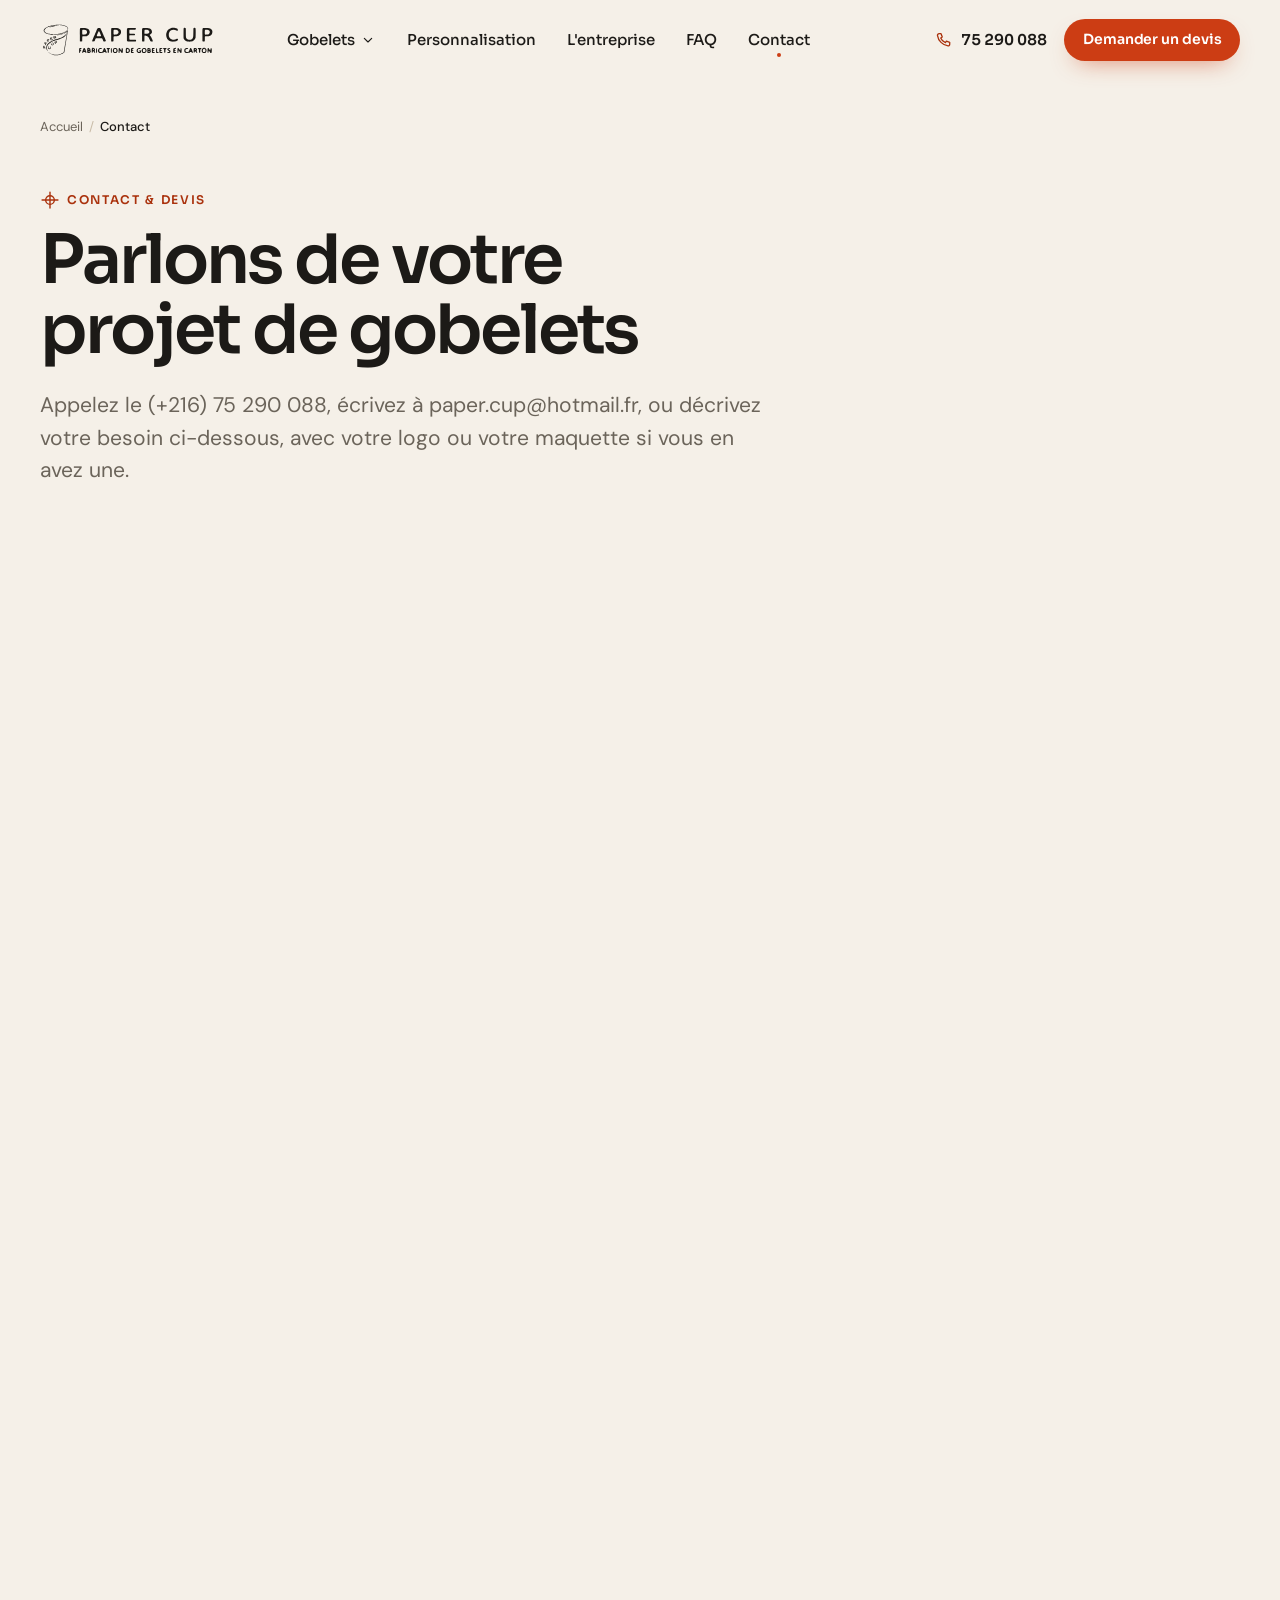
<file: docs/themes/v0/contact.html>
<!doctype html>
<html lang="fr" dir="ltr">
  <head>
    <meta charset="utf-8" />
    <meta name="viewport" content="width=device-width, initial-scale=1, viewport-fit=cover" />
    <title>Contact et demande de devis | PAPER CUP Gobelets Tunisie</title>
    <meta
      name="description"
      content="Contactez PAPER CUP au (+216) 75 290 088 ou par e-mail, et préparez votre demande de devis de gobelets en carton : format, quantité, personnalisation."
    />
    <meta name="robots" content="index, follow, max-image-preview:large" />
    <link rel="canonical" href="https://www.papercup.com.tn/contact.html" />
    <meta name="theme-color" content="#F5F0E8" />
    <meta name="format-detection" content="telephone=no" />
    <link rel="preload" href="assets/fonts/sora-latin-wght-normal.woff2" as="font" type="font/woff2" crossorigin />
    <link rel="stylesheet" href="assets/css/theme.bundle.css?v=7b822f45d3" />
    <script>
      document.documentElement.classList.add("js");
    </script>
    <script src="assets/js/theme.bundle.js?v=7b822f45d3" defer></script>
    <link rel="icon" href="assets/images/favicon.svg" type="image/svg+xml" />
    <link rel="icon" href="assets/images/favicon-32.png" sizes="32x32" type="image/png" />
    <link rel="apple-touch-icon" href="assets/images/apple-touch-icon.png" />
    <link rel="manifest" href="site.webmanifest" />
    <meta property="og:type" content="website" />
    <meta property="og:site_name" content="PAPER CUP" />
    <meta property="og:locale" content="fr_TN" />
    <meta property="og:title" content="Contact et demande de devis | PAPER CUP Gobelets Tunisie" />
    <meta
      property="og:description"
      content="Contactez PAPER CUP au (+216) 75 290 088 ou par e-mail, et préparez votre demande de devis de gobelets en carton : format, quantité, personnalisation."
    />
    <meta property="og:url" content="https://www.papercup.com.tn/contact.html" />
    <meta property="og:image" content="https://www.papercup.com.tn/assets/images/og-image.jpg" />
    <meta property="og:image:width" content="1200" />
    <meta property="og:image:height" content="630" />
    <meta property="og:image:alt" content="Gobelets en carton PAPER CUP, du 4 au 12 oz, illustrés à l'échelle" />
    <meta name="twitter:card" content="summary_large_image" />
    <meta name="twitter:title" content="Contact et demande de devis | PAPER CUP Gobelets Tunisie" />
    <meta
      name="twitter:description"
      content="Contactez PAPER CUP au (+216) 75 290 088 ou par e-mail, et préparez votre demande de devis de gobelets en carton : format, quantité, personnalisation."
    />
    <meta name="twitter:image" content="https://www.papercup.com.tn/assets/images/og-image.jpg" />
    <script type="application/ld+json">
      {
        "@context": "https://schema.org",
        "@graph": [
          {
            "@type": "ContactPage",
            "@id": "https://www.papercup.com.tn/contact.html#webpage",
            "url": "https://www.papercup.com.tn/contact.html",
            "name": "Contact et demande de devis | PAPER CUP Gobelets Tunisie",
            "description": "Contactez PAPER CUP au (+216) 75 290 088 ou par e-mail, et préparez votre demande de devis de gobelets en carton : format, quantité, personnalisation.",
            "inLanguage": "fr",
            "isPartOf": { "@id": "https://www.papercup.com.tn/#website" },
            "about": { "@id": "https://www.papercup.com.tn/#organization" }
          },
          {
            "@type": "BreadcrumbList",
            "itemListElement": [
              { "@type": "ListItem", "position": 1, "name": "Accueil", "item": "https://www.papercup.com.tn/" },
              {
                "@type": "ListItem",
                "position": 2,
                "name": "Contact",
                "item": "https://www.papercup.com.tn/contact.html"
              }
            ]
          }
        ]
      }
    </script>
  </head>
  <body class="">
    <svg class="svg-defs" width="0" height="0" aria-hidden="true" focusable="false">
      <defs>
        <linearGradient id="pc-shade" x1="0" x2="1" y1="0" y2="0">
          <stop offset="0" stop-color="#1C1A17" stop-opacity=".22" />
          <stop offset=".12" stop-color="#1C1A17" stop-opacity=".04" />
          <stop offset=".26" stop-color="#FFFFFF" stop-opacity=".42" />
          <stop offset=".4" stop-color="#FFFFFF" stop-opacity="0" />
          <stop offset=".72" stop-color="#1C1A17" stop-opacity=".05" />
          <stop offset="1" stop-color="#1C1A17" stop-opacity=".3" />
        </linearGradient>
        <linearGradient id="pc-inner" x1="0" x2="0" y1="0" y2="1">
          <stop offset="0" stop-color="#C9BDA9" />
          <stop offset=".55" stop-color="#E4DACB" />
          <stop offset="1" stop-color="#F3EDE3" />
        </linearGradient>
        <radialGradient id="pc-shadow">
          <stop offset="0" stop-color="#1C1A17" stop-opacity=".34" />
          <stop offset=".55" stop-color="#1C1A17" stop-opacity=".12" />
          <stop offset="1" stop-color="#1C1A17" stop-opacity="0" />
        </radialGradient>
      </defs>
      <symbol
        id="i-phone"
        viewBox="0 0 24 24"
        fill="none"
        stroke="currentColor"
        stroke-width="1.7"
        stroke-linecap="round"
        stroke-linejoin="round"
      >
        <path
          d="M6.6 3.5h2.6l1.6 4.3-2 1.3a10.6 10.6 0 0 0 6.1 6.1l1.3-2 4.3 1.6v2.6a2.1 2.1 0 0 1-2.2 2.1A16.4 16.4 0 0 1 4.5 5.7a2.1 2.1 0 0 1 2.1-2.2z"
        />
      </symbol>
      <symbol
        id="i-arrow-right"
        viewBox="0 0 24 24"
        fill="none"
        stroke="currentColor"
        stroke-width="1.7"
        stroke-linecap="round"
        stroke-linejoin="round"
      >
        <path d="M4.5 12h15M13.5 6l6 6-6 6" />
      </symbol>
      <symbol
        id="i-arrow-up-right"
        viewBox="0 0 24 24"
        fill="none"
        stroke="currentColor"
        stroke-width="1.7"
        stroke-linecap="round"
        stroke-linejoin="round"
      >
        <path d="M7 17 17 7M8.5 7H17v8.5" />
      </symbol>
      <symbol
        id="i-chevron-down"
        viewBox="0 0 24 24"
        fill="none"
        stroke="currentColor"
        stroke-width="1.7"
        stroke-linecap="round"
        stroke-linejoin="round"
      >
        <path d="m6.5 9.5 5.5 5.5 5.5-5.5" />
      </symbol>
      <symbol
        id="i-menu"
        viewBox="0 0 24 24"
        fill="none"
        stroke="currentColor"
        stroke-width="1.7"
        stroke-linecap="round"
        stroke-linejoin="round"
      >
        <path d="M4 7.5h16M4 12h16M4 16.5h10" />
      </symbol>
      <symbol
        id="i-close"
        viewBox="0 0 24 24"
        fill="none"
        stroke="currentColor"
        stroke-width="1.7"
        stroke-linecap="round"
        stroke-linejoin="round"
      >
        <path d="M6 6l12 12M18 6 6 18" />
      </symbol>
      <symbol
        id="i-map-pin"
        viewBox="0 0 24 24"
        fill="none"
        stroke="currentColor"
        stroke-width="1.7"
        stroke-linecap="round"
        stroke-linejoin="round"
      >
        <path d="M12 21s-6.8-6-6.8-11.2a6.8 6.8 0 0 1 13.6 0C18.8 15 12 21 12 21z" />
        <circle cx="12" cy="9.8" r="2.4" />
      </symbol>
      <symbol
        id="i-facebook"
        viewBox="0 0 24 24"
        fill="none"
        stroke="currentColor"
        stroke-width="1.7"
        stroke-linecap="round"
        stroke-linejoin="round"
      >
        <path
          d="M14.2 21v-7.6h2.6l.4-3.1h-3V8.4c0-.9.3-1.5 1.6-1.5h1.6V4.1a21 21 0 0 0-2.4-.1c-2.3 0-3.9 1.4-3.9 4v2.3H8.5v3.1h2.6V21"
        />
      </symbol>
      <symbol
        id="i-cup-hot"
        viewBox="0 0 24 24"
        fill="none"
        stroke="currentColor"
        stroke-width="1.7"
        stroke-linecap="round"
        stroke-linejoin="round"
      >
        <path d="M5.5 9h13l-1.6 10.8a1.4 1.4 0 0 1-1.4 1.2h-7a1.4 1.4 0 0 1-1.4-1.2z" />
        <path d="M4.5 9h15" />
        <path d="M10 2.8c-.8.8.8 1.7 0 2.6M14 2.8c-.8.8.8 1.7 0 2.6" />
      </symbol>
      <symbol
        id="i-cup-cold"
        viewBox="0 0 24 24"
        fill="none"
        stroke="currentColor"
        stroke-width="1.7"
        stroke-linecap="round"
        stroke-linejoin="round"
      >
        <path d="M5.5 8h13l-1.6 11.8a1.4 1.4 0 0 1-1.4 1.2h-7a1.4 1.4 0 0 1-1.4-1.2z" />
        <path d="M4.5 8h15M13 8l1.6-5.5h3" />
        <path d="M9.5 13.5h2.5v2.5H9.5zM12.8 15.8h2v2h-2z" />
      </symbol>
      <symbol
        id="i-ruler"
        viewBox="0 0 24 24"
        fill="none"
        stroke="currentColor"
        stroke-width="1.7"
        stroke-linecap="round"
        stroke-linejoin="round"
      >
        <path d="m3.5 15.8 12.3-12.3 4.7 4.7L8.2 20.5z" />
        <path d="m7.6 11.7 1.8 1.8M10.4 8.9l1.2 1.2M13.2 6.1l1.8 1.8" />
      </symbol>
      <symbol
        id="i-box"
        viewBox="0 0 24 24"
        fill="none"
        stroke="currentColor"
        stroke-width="1.7"
        stroke-linecap="round"
        stroke-linejoin="round"
      >
        <path d="M3.5 7.6 12 3.4l8.5 4.2v8.8L12 20.6l-8.5-4.2z" />
        <path d="M3.5 7.6 12 11.8l8.5-4.2M12 11.8v8.8" />
      </symbol>
      <symbol
        id="i-palette"
        viewBox="0 0 24 24"
        fill="none"
        stroke="currentColor"
        stroke-width="1.7"
        stroke-linecap="round"
        stroke-linejoin="round"
      >
        <path
          d="M12 3.4a8.6 8.6 0 1 0 0 17.2c1 0 1.5-.6 1.5-1.4 0-.4-.2-.8-.5-1.1a1.5 1.5 0 0 1 1.1-2.5h1.8a4.7 4.7 0 0 0 4.7-4.7c0-4.2-3.8-7.5-8.6-7.5z"
        />
        <circle cx="7.7" cy="11.2" r="1" />
        <circle cx="10.2" cy="7.6" r="1" />
        <circle cx="14.6" cy="7.8" r="1" />
      </symbol>
      <symbol
        id="i-check"
        viewBox="0 0 24 24"
        fill="none"
        stroke="currentColor"
        stroke-width="1.7"
        stroke-linecap="round"
        stroke-linejoin="round"
      >
        <path d="m5 12.5 4.6 4.5L19 7.5" />
      </symbol>
      <symbol
        id="i-plus"
        viewBox="0 0 24 24"
        fill="none"
        stroke="currentColor"
        stroke-width="1.7"
        stroke-linecap="round"
        stroke-linejoin="round"
      >
        <path d="M12 5.5v13M5.5 12h13" />
      </symbol>
      <symbol
        id="i-minus"
        viewBox="0 0 24 24"
        fill="none"
        stroke="currentColor"
        stroke-width="1.7"
        stroke-linecap="round"
        stroke-linejoin="round"
      >
        <path d="M5.5 12h13" />
      </symbol>
      <symbol
        id="i-copy"
        viewBox="0 0 24 24"
        fill="none"
        stroke="currentColor"
        stroke-width="1.7"
        stroke-linecap="round"
        stroke-linejoin="round"
      >
        <rect x="8.5" y="8.5" width="11" height="11" rx="2" />
        <path d="M15.5 8.5V6.4a1.9 1.9 0 0 0-1.9-1.9H6.4a1.9 1.9 0 0 0-1.9 1.9v7.2a1.9 1.9 0 0 0 1.9 1.9h2.1" />
      </symbol>
      <symbol
        id="i-factory"
        viewBox="0 0 24 24"
        fill="none"
        stroke="currentColor"
        stroke-width="1.7"
        stroke-linecap="round"
        stroke-linejoin="round"
      >
        <path d="M3.5 20.5V10l5 3v-3l5 3V6.5l7-3v17z" />
        <path d="M7 17h1.5M11.5 17H13M16 17h1.5" />
      </symbol>
      <symbol
        id="i-calendar"
        viewBox="0 0 24 24"
        fill="none"
        stroke="currentColor"
        stroke-width="1.7"
        stroke-linecap="round"
        stroke-linejoin="round"
      >
        <rect x="4" y="5" width="16" height="15.5" rx="2" />
        <path d="M4 9.5h16M8.5 3v4M15.5 3v4" />
      </symbol>
      <symbol
        id="i-leaf"
        viewBox="0 0 24 24"
        fill="none"
        stroke="currentColor"
        stroke-width="1.7"
        stroke-linecap="round"
        stroke-linejoin="round"
      >
        <path d="M5.5 19C5.5 10.6 10.3 5.6 19.5 4.5c-.7 9.9-5.7 14.8-13.6 14.6z" />
        <path d="M5.5 19c2.6-3.9 5.6-6.4 9-7.8" />
      </symbol>
      <symbol
        id="i-layers"
        viewBox="0 0 24 24"
        fill="none"
        stroke="currentColor"
        stroke-width="1.7"
        stroke-linecap="round"
        stroke-linejoin="round"
      >
        <path d="m12 3.5 8.5 4.3L12 12 3.5 7.8z" />
        <path d="m3.5 12 8.5 4.2 8.5-4.2M3.5 16.2l8.5 4.3 8.5-4.3" />
      </symbol>
      <symbol
        id="i-clipboard"
        viewBox="0 0 24 24"
        fill="none"
        stroke="currentColor"
        stroke-width="1.7"
        stroke-linecap="round"
        stroke-linejoin="round"
      >
        <rect x="5" y="4.5" width="14" height="16" rx="2" />
        <path d="M9 4.5V3.6c0-.3.3-.6.6-.6h4.8c.3 0 .6.3.6.6v.9M8.5 10h7M8.5 13.5h7M8.5 17h4" />
      </symbol>
      <symbol
        id="i-register"
        viewBox="0 0 24 24"
        fill="none"
        stroke="currentColor"
        stroke-width="1.7"
        stroke-linecap="round"
        stroke-linejoin="round"
      >
        <circle cx="12" cy="12" r="5.2" />
        <path d="M12 2.5v19M2.5 12h19" />
      </symbol>
      <symbol
        id="i-info"
        viewBox="0 0 24 24"
        fill="none"
        stroke="currentColor"
        stroke-width="1.7"
        stroke-linecap="round"
        stroke-linejoin="round"
      >
        <circle cx="12" cy="12" r="8.5" />
        <path d="M12 11v5.5M12 7.6v.2" />
      </symbol>
      <symbol
        id="i-mail"
        viewBox="0 0 24 24"
        fill="none"
        stroke="currentColor"
        stroke-width="1.7"
        stroke-linecap="round"
        stroke-linejoin="round"
      >
        <rect x="3.5" y="5.5" width="17" height="13" rx="2" />
        <path d="m4 7 8 6 8-6" />
      </symbol>
      <symbol
        id="i-printer"
        viewBox="0 0 24 24"
        fill="none"
        stroke="currentColor"
        stroke-width="1.7"
        stroke-linecap="round"
        stroke-linejoin="round"
      >
        <path d="M7 9V3.5h10V9" />
        <rect x="3.5" y="9" width="17" height="7.5" rx="2" />
        <path d="M7 14h10v6.5H7z" />
      </symbol>
      <symbol
        id="i-alert"
        viewBox="0 0 24 24"
        fill="none"
        stroke="currentColor"
        stroke-width="1.7"
        stroke-linecap="round"
        stroke-linejoin="round"
      >
        <path d="M12 4 21 19.5H3z" />
        <path d="M12 10v4.5M12 17.2v.2" />
      </symbol>
      <symbol
        id="i-paperclip"
        viewBox="0 0 24 24"
        fill="none"
        stroke="currentColor"
        stroke-width="1.7"
        stroke-linecap="round"
        stroke-linejoin="round"
      >
        <path
          d="m19.2 11.6-7.4 7.4a4.8 4.8 0 0 1-6.8-6.8l7.9-7.9a3.2 3.2 0 0 1 4.5 4.5l-7.9 7.9a1.6 1.6 0 0 1-2.3-2.3l7.2-7.2"
        />
      </symbol>
      <symbol
        id="i-upload"
        viewBox="0 0 24 24"
        fill="none"
        stroke="currentColor"
        stroke-width="1.7"
        stroke-linecap="round"
        stroke-linejoin="round"
      >
        <path d="M12 15.5V4.5M7.5 9 12 4.5 16.5 9" />
        <path d="M4.5 14.5v3.7a2.3 2.3 0 0 0 2.3 2.3h10.4a2.3 2.3 0 0 0 2.3-2.3v-3.7" />
      </symbol>
      <symbol
        id="i-file"
        viewBox="0 0 24 24"
        fill="none"
        stroke="currentColor"
        stroke-width="1.7"
        stroke-linecap="round"
        stroke-linejoin="round"
      >
        <path d="M13.5 3.5H7.2a1.7 1.7 0 0 0-1.7 1.7v13.6a1.7 1.7 0 0 0 1.7 1.7h9.6a1.7 1.7 0 0 0 1.7-1.7V8.5z" />
        <path d="M13.5 3.5v5h5" />
      </symbol>
      <symbol
        id="i-ice-cream"
        viewBox="0 0 24 24"
        fill="none"
        stroke="currentColor"
        stroke-width="1.7"
        stroke-linecap="round"
        stroke-linejoin="round"
      >
        <path d="M6.8 11.5h10.4l-1.5 8.1a1.4 1.4 0 0 1-1.4 1.1H9.7a1.4 1.4 0 0 1-1.4-1.1z" />
        <path d="M7.8 11.5a4.2 4.2 0 0 1 8.4 0" />
        <path d="M12 7.3V5.5" />
      </symbol>
      <symbol
        id="i-bag"
        viewBox="0 0 24 24"
        fill="none"
        stroke="currentColor"
        stroke-width="1.7"
        stroke-linecap="round"
        stroke-linejoin="round"
      >
        <path d="M6.5 4h11l1 16.5h-13z" />
        <path d="M9.5 4v1.8a2.5 2.5 0 0 0 5 0V4" />
      </symbol>
      <symbol
        id="i-tray"
        viewBox="0 0 24 24"
        fill="none"
        stroke="currentColor"
        stroke-width="1.7"
        stroke-linecap="round"
        stroke-linejoin="round"
      >
        <rect x="3.5" y="5.5" width="17" height="13" rx="1.6" />
        <path d="M7 9.5h5.5M7 12.5h10M7 15.5h7.5" />
      </symbol>
      <symbol
        id="i-chat"
        viewBox="0 0 24 24"
        fill="none"
        stroke="currentColor"
        stroke-width="1.7"
        stroke-linecap="round"
        stroke-linejoin="round"
      >
        <path d="M5.2 19.4 6.3 16A7.6 7.6 0 1 1 9 18.6z" />
        <path d="M9.3 9.6c.3 2.4 2 4.2 4.6 4.8l.9-1.2 1.7.8-.4 1.4c-3.6.3-7.3-3.4-7.2-7l1.4-.4.8 1.7z" />
      </symbol>
      <symbol
        id="i-trash"
        viewBox="0 0 24 24"
        fill="none"
        stroke="currentColor"
        stroke-width="1.7"
        stroke-linecap="round"
        stroke-linejoin="round"
      >
        <path
          d="M4.5 7h15M9.5 7V4.8c0-.4.3-.8.8-.8h3.4c.5 0 .8.4.8.8V7M6.5 7l.9 12.2a1.5 1.5 0 0 0 1.5 1.3h6.2a1.5 1.5 0 0 0 1.5-1.3L17.5 7"
        />
        <path d="M10.2 11v5.5M13.8 11v5.5" />
      </symbol>
    </svg>
    <a class="skip-link" href="#contenu">Aller au contenu</a>
    <header class="site-header" data-header>
      <div class="container site-header__inner">
        <a class="brand" href="index.html">
          <img
            class="brand__logo"
            src="assets/images/brand/logo-papercup.svg"
            width="230"
            height="50"
            alt="PAPER CUP, fabrication de gobelets en carton — accueil"
          />
        </a>
        <nav class="nav" aria-label="Navigation principale">
          <ul class="nav__list" role="list">
            <li class="nav__item--mega" data-mega>
              <button
                class="nav__link nav__trigger"
                type="button"
                aria-expanded="false"
                aria-controls="mega-gobelets"
                data-mega-trigger
              >
                Gobelets
                <svg class="icon nav__chevron" width="24" height="24" aria-hidden="true" focusable="false">
                  <use href="#i-chevron-down" />
                </svg>
              </button>
              <div class="mega" id="mega-gobelets" data-mega-panel hidden>
                <div class="mega__inner">
                  <div class="mega__intro">
                    <p class="eyebrow">La gamme</p>
                    <p class="mega__title">Quatre formats de gobelets en carton, standard ou personnalisés.</p>
                    <a class="link-arrow" href="produits.html"
                      >Voir toute la gamme
                      <svg class="icon" width="24" height="24" aria-hidden="true" focusable="false">
                        <use href="#i-arrow-right" /></svg
                    ></a>
                    <a class="link-arrow" href="produits.html#comparatif"
                      >Comparer les formats
                      <svg class="icon" width="24" height="24" aria-hidden="true" focusable="false">
                        <use href="#i-arrow-right" /></svg
                    ></a>
                    <a class="link-arrow" href="produits.html#accessoires"
                      >Couvercles &amp; agitateurs
                      <svg class="icon" width="24" height="24" aria-hidden="true" focusable="false">
                        <use href="#i-arrow-right" /></svg
                    ></a>
                  </div>
                  <ul class="mega__list" role="list">
                    <li>
                      <a class="mega__item" href="produits/gobelet-carton-4-oz.html">
                        <span class="mega__cup"
                          ><svg
                            class="cup cup--plain"
                            viewBox="0 0 50.44 100.71"
                            width="50.44"
                            height="100.71"
                            aria-hidden="true"
                            focusable="false"
                          >
                            <ellipse
                              class="cup__shadow"
                              cx="25.22"
                              cy="84.76"
                              rx="30.96"
                              ry="7.64"
                              fill="url(#pc-shadow)"
                            />
                            <clipPath id="cl-mm-4oz">
                              <path
                                d="M6 45.32L10.96 83.76A14.26 2.42 0 0 0 39.48 83.76L44.44 45.32A19.22 3.27 0 0 1 6 45.32Z"
                              />
                            </clipPath>
                            <g class="cup__body">
                              <path
                                d="M6 45.32L10.96 83.76A14.26 2.42 0 0 0 39.48 83.76L44.44 45.32A19.22 3.27 0 0 1 6 45.32Z"
                                fill="#FBF8F2"
                              />
                              <g clip-path="url(#cl-mm-4oz)">
                                <rect x="4" y="42.05" width="42.44" height="46.13" fill="url(#pc-shade)" />
                              </g>
                              <path
                                d="M6 45.32L10.96 83.76A14.26 2.42 0 0 0 39.48 83.76L44.44 45.32A19.22 3.27 0 0 1 6 45.32Z"
                                fill="none"
                                stroke="rgba(28,26,23,.16)"
                                stroke-width="1"
                              />
                            </g>
                            <ellipse
                              class="cup__inner"
                              cx="25.22"
                              cy="45.32"
                              rx="19.22"
                              ry="3.27"
                              fill="url(#pc-inner)"
                            />
                            <ellipse
                              cx="25.22"
                              cy="45.32"
                              rx="19.22"
                              ry="3.27"
                              fill="none"
                              stroke="#FFFDF9"
                              stroke-width="2.2"
                            />
                            <ellipse
                              cx="25.22"
                              cy="45.32"
                              rx="20.32"
                              ry="4.37"
                              fill="none"
                              stroke="rgba(28,26,23,.22)"
                              stroke-width=".8"
                            /></svg
                        ></span>
                        <span class="mega__text"><strong>4 oz</strong><span>11,8 cl · 62 mm</span></span>
                      </a>
                    </li>
                    <li>
                      <a class="mega__item" href="produits/gobelet-carton-6-5-oz.html">
                        <span class="mega__cup"
                          ><svg
                            class="cup cup--plain"
                            viewBox="0 0 56.64 100.71"
                            width="56.64"
                            height="100.71"
                            aria-hidden="true"
                            focusable="false"
                          >
                            <ellipse
                              class="cup__shadow"
                              cx="28.32"
                              cy="84.76"
                              rx="32.58"
                              ry="7.87"
                              fill="url(#pc-shadow)"
                            />
                            <clipPath id="cl-mm-6-5oz">
                              <path
                                d="M6 38.5L13.13 83.76A15.19 2.58 0 0 0 43.51 83.76L50.64 38.5A22.32 3.79 0 0 1 6 38.5Z"
                              />
                            </clipPath>
                            <g class="cup__body">
                              <path
                                d="M6 38.5L13.13 83.76A15.19 2.58 0 0 0 43.51 83.76L50.64 38.5A22.32 3.79 0 0 1 6 38.5Z"
                                fill="#FBF8F2"
                              />
                              <g clip-path="url(#cl-mm-6-5oz)">
                                <rect x="4" y="34.71" width="48.64" height="53.64" fill="url(#pc-shade)" />
                              </g>
                              <path
                                d="M6 38.5L13.13 83.76A15.19 2.58 0 0 0 43.51 83.76L50.64 38.5A22.32 3.79 0 0 1 6 38.5Z"
                                fill="none"
                                stroke="rgba(28,26,23,.16)"
                                stroke-width="1"
                              />
                            </g>
                            <ellipse
                              class="cup__inner"
                              cx="28.32"
                              cy="38.5"
                              rx="22.32"
                              ry="3.79"
                              fill="url(#pc-inner)"
                            />
                            <ellipse
                              cx="28.32"
                              cy="38.5"
                              rx="22.32"
                              ry="3.79"
                              fill="none"
                              stroke="#FFFDF9"
                              stroke-width="2.2"
                            />
                            <ellipse
                              cx="28.32"
                              cy="38.5"
                              rx="23.42"
                              ry="4.89"
                              fill="none"
                              stroke="rgba(28,26,23,.22)"
                              stroke-width=".8"
                            /></svg
                        ></span>
                        <span class="mega__text"><strong>6,5 oz</strong><span>19,2 cl · 73 mm</span></span>
                      </a>
                    </li>
                    <li>
                      <a class="mega__item" href="produits/gobelet-carton-9-oz.html">
                        <span class="mega__cup"
                          ><svg
                            class="cup cup--plain"
                            viewBox="0 0 60.36 100.71"
                            width="60.36"
                            height="100.71"
                            aria-hidden="true"
                            focusable="false"
                          >
                            <ellipse
                              class="cup__shadow"
                              cx="30.18"
                              cy="84.76"
                              rx="36.38"
                              ry="8.43"
                              fill="url(#pc-shadow)"
                            />
                            <clipPath id="cl-mm-9oz">
                              <path
                                d="M6 25.48L12.82 83.76A17.36 2.95 0 0 0 47.54 83.76L54.36 25.48A24.18 4.11 0 0 1 6 25.48Z"
                              />
                            </clipPath>
                            <g class="cup__body">
                              <path
                                d="M6 25.48L12.82 83.76A17.36 2.95 0 0 0 47.54 83.76L54.36 25.48A24.18 4.11 0 0 1 6 25.48Z"
                                fill="#FBF8F2"
                              />
                              <g clip-path="url(#cl-mm-9oz)">
                                <rect x="4" y="21.37" width="52.36" height="67.34" fill="url(#pc-shade)" />
                              </g>
                              <path
                                d="M6 25.48L12.82 83.76A17.36 2.95 0 0 0 47.54 83.76L54.36 25.48A24.18 4.11 0 0 1 6 25.48Z"
                                fill="none"
                                stroke="rgba(28,26,23,.16)"
                                stroke-width="1"
                              />
                            </g>
                            <ellipse
                              class="cup__inner"
                              cx="30.18"
                              cy="25.48"
                              rx="24.18"
                              ry="4.11"
                              fill="url(#pc-inner)"
                            />
                            <ellipse
                              cx="30.18"
                              cy="25.48"
                              rx="24.18"
                              ry="4.11"
                              fill="none"
                              stroke="#FFFDF9"
                              stroke-width="2.2"
                            />
                            <ellipse
                              cx="30.18"
                              cy="25.48"
                              rx="25.28"
                              ry="5.21"
                              fill="none"
                              stroke="rgba(28,26,23,.22)"
                              stroke-width=".8"
                            /></svg
                        ></span>
                        <span class="mega__text"><strong>9 oz</strong><span>25 cl · 94 mm</span></span>
                      </a>
                    </li>
                    <li>
                      <a class="mega__item" href="produits/gobelet-carton-12-oz.html">
                        <span class="mega__cup"
                          ><svg
                            class="cup cup--plain"
                            viewBox="0 0 61.6 100.71"
                            width="61.6"
                            height="100.71"
                            aria-hidden="true"
                            focusable="false"
                          >
                            <ellipse
                              class="cup__shadow"
                              cx="30.8"
                              cy="84.76"
                              rx="33.67"
                              ry="8.03"
                              fill="url(#pc-shadow)"
                            />
                            <clipPath id="cl-mm-12oz">
                              <path
                                d="M6 11.22L14.99 83.76A15.81 2.69 0 0 0 46.61 83.76L55.6 11.22A24.8 4.22 0 0 1 6 11.22Z"
                              />
                            </clipPath>
                            <g class="cup__body">
                              <path
                                d="M6 11.22L14.99 83.76A15.81 2.69 0 0 0 46.61 83.76L55.6 11.22A24.8 4.22 0 0 1 6 11.22Z"
                                fill="#FBF8F2"
                              />
                              <g clip-path="url(#cl-mm-12oz)">
                                <rect x="4" y="7" width="53.6" height="81.44" fill="url(#pc-shade)" />
                              </g>
                              <path
                                d="M6 11.22L14.99 83.76A15.81 2.69 0 0 0 46.61 83.76L55.6 11.22A24.8 4.22 0 0 1 6 11.22Z"
                                fill="none"
                                stroke="rgba(28,26,23,.16)"
                                stroke-width="1"
                              />
                            </g>
                            <ellipse
                              class="cup__inner"
                              cx="30.8"
                              cy="11.22"
                              rx="24.8"
                              ry="4.22"
                              fill="url(#pc-inner)"
                            />
                            <ellipse
                              cx="30.8"
                              cy="11.22"
                              rx="24.8"
                              ry="4.22"
                              fill="none"
                              stroke="#FFFDF9"
                              stroke-width="2.2"
                            />
                            <ellipse
                              cx="30.8"
                              cy="11.22"
                              rx="25.9"
                              ry="5.32"
                              fill="none"
                              stroke="rgba(28,26,23,.22)"
                              stroke-width=".8"
                            /></svg
                        ></span>
                        <span class="mega__text"><strong>12 oz</strong><span>33 cl · 117 mm</span></span>
                      </a>
                    </li>
                  </ul>
                </div>
              </div>
            </li>
            <li><a class="nav__link" href="personnalisation.html">Personnalisation</a></li>
            <li><a class="nav__link" href="entreprise.html">L'entreprise</a></li>
            <li><a class="nav__link" href="faq.html">FAQ</a></li>
            <li><a class="nav__link" href="contact.html" aria-current="page">Contact</a></li>
          </ul>
        </nav>
        <div class="site-header__actions">
          <a class="header-phone" href="tel:+21675290088" aria-label="Appeler PAPER CUP au (+216) 75 290 088"
            ><svg class="icon" width="24" height="24" aria-hidden="true" focusable="false"><use href="#i-phone" /></svg
            ><span>75 290 088</span></a
          >
          <a class="btn btn--accent btn--sm header-cta" href="contact.html#devis">Demander un devis</a>
          <button class="menu-toggle" type="button" aria-expanded="false" aria-controls="menu-mobile" data-menu-toggle>
            <span class="menu-toggle__bars" aria-hidden="true"><span></span><span></span><span></span></span>
            <span class="visually-hidden" data-menu-label>Ouvrir le menu</span>
          </button>
        </div>
      </div>
    </header>
    <div class="mobile-menu" id="menu-mobile" data-menu hidden>
      <div class="mobile-menu__inner">
        <nav aria-label="Navigation mobile">
          <p class="mobile-menu__label">Gobelets</p>
          <ul class="mobile-menu__formats" role="list">
            <li>
              <a href="produits/gobelet-carton-4-oz.html"
                ><span class="mobile-menu__cup"
                  ><svg
                    class="cup cup--plain"
                    viewBox="0 0 43 85.28"
                    width="43"
                    height="85.28"
                    aria-hidden="true"
                    focusable="false"
                  >
                    <ellipse class="cup__shadow" cx="21.5" cy="69.9" rx="26.13" ry="6.93" fill="url(#pc-shadow)" />
                    <clipPath id="cl-mo-4oz">
                      <path d="M6 37.9L10 68.9A11.5 1.96 0 0 0 33 68.9L37 37.9A15.5 2.64 0 0 1 6 37.9Z" />
                    </clipPath>
                    <g class="cup__body">
                      <path
                        d="M6 37.9L10 68.9A11.5 1.96 0 0 0 33 68.9L37 37.9A15.5 2.64 0 0 1 6 37.9Z"
                        fill="#FBF8F2"
                      />
                      <g clip-path="url(#cl-mo-4oz)">
                        <rect x="4" y="35.27" width="35" height="37.59" fill="url(#pc-shade)" />
                      </g>
                      <path
                        d="M6 37.9L10 68.9A11.5 1.96 0 0 0 33 68.9L37 37.9A15.5 2.64 0 0 1 6 37.9Z"
                        fill="none"
                        stroke="rgba(28,26,23,.16)"
                        stroke-width="1"
                      />
                    </g>
                    <ellipse class="cup__inner" cx="21.5" cy="37.9" rx="15.5" ry="2.64" fill="url(#pc-inner)" />
                    <ellipse cx="21.5" cy="37.9" rx="15.5" ry="2.64" fill="none" stroke="#FFFDF9" stroke-width="2.2" />
                    <ellipse
                      cx="21.5"
                      cy="37.9"
                      rx="16.6"
                      ry="3.74"
                      fill="none"
                      stroke="rgba(28,26,23,.22)"
                      stroke-width=".8"
                    /></svg></span
                >4 oz</a
              >
            </li>
            <li>
              <a href="produits/gobelet-carton-6-5-oz.html"
                ><span class="mobile-menu__cup"
                  ><svg
                    class="cup cup--plain"
                    viewBox="0 0 48 85.28"
                    width="48"
                    height="85.28"
                    aria-hidden="true"
                    focusable="false"
                  >
                    <ellipse class="cup__shadow" cx="24" cy="69.9" rx="27.44" ry="7.12" fill="url(#pc-shadow)" />
                    <clipPath id="cl-mo-6-5oz">
                      <path d="M6 32.4L11.75 68.9A12.25 2.08 0 0 0 36.25 68.9L42 32.4A18 3.06 0 0 1 6 32.4Z" />
                    </clipPath>
                    <g class="cup__body">
                      <path
                        d="M6 32.4L11.75 68.9A12.25 2.08 0 0 0 36.25 68.9L42 32.4A18 3.06 0 0 1 6 32.4Z"
                        fill="#FBF8F2"
                      />
                      <g clip-path="url(#cl-mo-6-5oz)">
                        <rect x="4" y="29.34" width="40" height="43.64" fill="url(#pc-shade)" />
                      </g>
                      <path
                        d="M6 32.4L11.75 68.9A12.25 2.08 0 0 0 36.25 68.9L42 32.4A18 3.06 0 0 1 6 32.4Z"
                        fill="none"
                        stroke="rgba(28,26,23,.16)"
                        stroke-width="1"
                      />
                    </g>
                    <ellipse class="cup__inner" cx="24" cy="32.4" rx="18" ry="3.06" fill="url(#pc-inner)" />
                    <ellipse cx="24" cy="32.4" rx="18" ry="3.06" fill="none" stroke="#FFFDF9" stroke-width="2.2" />
                    <ellipse
                      cx="24"
                      cy="32.4"
                      rx="19.1"
                      ry="4.16"
                      fill="none"
                      stroke="rgba(28,26,23,.22)"
                      stroke-width=".8"
                    /></svg></span
                >6,5 oz</a
              >
            </li>
            <li>
              <a href="produits/gobelet-carton-9-oz.html"
                ><span class="mobile-menu__cup"
                  ><svg
                    class="cup cup--plain"
                    viewBox="0 0 51 85.28"
                    width="51"
                    height="85.28"
                    aria-hidden="true"
                    focusable="false"
                  >
                    <ellipse class="cup__shadow" cx="25.5" cy="69.9" rx="30.5" ry="7.57" fill="url(#pc-shadow)" />
                    <clipPath id="cl-mo-9oz">
                      <path d="M6 21.9L11.5 68.9A14 2.38 0 0 0 39.5 68.9L45 21.9A19.5 3.32 0 0 1 6 21.9Z" />
                    </clipPath>
                    <g class="cup__body">
                      <path
                        d="M6 21.9L11.5 68.9A14 2.38 0 0 0 39.5 68.9L45 21.9A19.5 3.32 0 0 1 6 21.9Z"
                        fill="#FBF8F2"
                      />
                      <g clip-path="url(#cl-mo-9oz)">
                        <rect x="4" y="18.59" width="43" height="54.7" fill="url(#pc-shade)" />
                      </g>
                      <path
                        d="M6 21.9L11.5 68.9A14 2.38 0 0 0 39.5 68.9L45 21.9A19.5 3.32 0 0 1 6 21.9Z"
                        fill="none"
                        stroke="rgba(28,26,23,.16)"
                        stroke-width="1"
                      />
                    </g>
                    <ellipse class="cup__inner" cx="25.5" cy="21.9" rx="19.5" ry="3.32" fill="url(#pc-inner)" />
                    <ellipse cx="25.5" cy="21.9" rx="19.5" ry="3.32" fill="none" stroke="#FFFDF9" stroke-width="2.2" />
                    <ellipse
                      cx="25.5"
                      cy="21.9"
                      rx="20.6"
                      ry="4.42"
                      fill="none"
                      stroke="rgba(28,26,23,.22)"
                      stroke-width=".8"
                    /></svg></span
                >9 oz</a
              >
            </li>
            <li>
              <a href="produits/gobelet-carton-12-oz.html"
                ><span class="mobile-menu__cup"
                  ><svg
                    class="cup cup--plain"
                    viewBox="0 0 52 85.28"
                    width="52"
                    height="85.28"
                    aria-hidden="true"
                    focusable="false"
                  >
                    <ellipse class="cup__shadow" cx="26" cy="69.9" rx="28.31" ry="7.25" fill="url(#pc-shadow)" />
                    <clipPath id="cl-mo-12oz">
                      <path d="M6 10.4L13.25 68.9A12.75 2.17 0 0 0 38.75 68.9L46 10.4A20 3.4 0 0 1 6 10.4Z" />
                    </clipPath>
                    <g class="cup__body">
                      <path
                        d="M6 10.4L13.25 68.9A12.75 2.17 0 0 0 38.75 68.9L46 10.4A20 3.4 0 0 1 6 10.4Z"
                        fill="#FBF8F2"
                      />
                      <g clip-path="url(#cl-mo-12oz)">
                        <rect x="4" y="7" width="44" height="66.07" fill="url(#pc-shade)" />
                      </g>
                      <path
                        d="M6 10.4L13.25 68.9A12.75 2.17 0 0 0 38.75 68.9L46 10.4A20 3.4 0 0 1 6 10.4Z"
                        fill="none"
                        stroke="rgba(28,26,23,.16)"
                        stroke-width="1"
                      />
                    </g>
                    <ellipse class="cup__inner" cx="26" cy="10.4" rx="20" ry="3.4" fill="url(#pc-inner)" />
                    <ellipse cx="26" cy="10.4" rx="20" ry="3.4" fill="none" stroke="#FFFDF9" stroke-width="2.2" />
                    <ellipse
                      cx="26"
                      cy="10.4"
                      rx="21.1"
                      ry="4.5"
                      fill="none"
                      stroke="rgba(28,26,23,.22)"
                      stroke-width=".8"
                    /></svg></span
                >12 oz</a
              >
            </li>
          </ul>
          <ul class="mobile-menu__links" role="list">
            <li><a href="index.html">Accueil</a></li>
            <li><a href="produits.html">Toute la gamme</a></li>
            <li><a href="produits.html#accessoires">Couvercles &amp; agitateurs</a></li>
            <li><a href="personnalisation.html">Personnalisation</a></li>
            <li><a href="entreprise.html">L'entreprise</a></li>
            <li><a href="faq.html">FAQ</a></li>
            <li><a href="contact.html" aria-current="page">Contact</a></li>
          </ul>
        </nav>
        <div class="mobile-menu__contact">
          <a class="btn btn--accent btn--lg btn--block" href="contact.html#devis"
            >Demander un devis
            <svg class="icon" width="24" height="24" aria-hidden="true" focusable="false">
              <use href="#i-arrow-right" /></svg
          ></a>
          <a class="btn btn--outline btn--lg btn--block" href="tel:+21675290088"
            ><svg class="icon" width="24" height="24" aria-hidden="true" focusable="false"><use href="#i-phone" /></svg>
            (+216) 75 290 088</a
          >
          <a class="btn btn--ghost btn--block" href="mailto:paper.cup@hotmail.fr">paper.cup@hotmail.fr</a>
          <p class="mobile-menu__address">
            <svg class="icon" width="24" height="24" aria-hidden="true" focusable="false">
              <use href="#i-map-pin" />
            </svg>
            Route de Medenine, km 5, Teboulbou, 6032 Gabès, Tunisie
          </p>
        </div>
      </div>
    </div>
    <main id="contenu" tabindex="-1">
      <section class="page-hero" aria-labelledby="page-title">
        <div class="container">
          <nav class="breadcrumb" aria-label="Fil d'Ariane">
            <ol role="list">
              <li><a href="index.html">Accueil</a></li>
              <li><span aria-current="page">Contact</span></li>
            </ol>
          </nav>
          <div class="page-hero__grid page-hero__grid--single">
            <div class="page-hero__content">
              <p class="eyebrow" data-hero-item>
                <svg class="icon eyebrow__icon" width="24" height="24" aria-hidden="true" focusable="false">
                  <use href="#i-register" /></svg
                >Contact &amp; devis
              </p>
              <h1 id="page-title" class="page-hero__title" data-hero-item>Parlons de votre projet de gobelets</h1>
              <p class="lead" data-hero-item>
                Appelez le (+216) 75 290 088, écrivez à paper.cup@hotmail.fr, ou décrivez votre besoin ci-dessous, avec
                votre logo ou votre maquette si vous en avez une.
              </p>
            </div>
          </div>
        </div>
      </section>
      <section class="section" style="padding-top: 0" aria-label="Coordonnées et demande de devis">
        <div class="container contact__grid">
          <div class="contact-cards">
            <a class="contact-card contact-card--primary" href="tel:+21675290088" data-reveal>
              <span class="contact-card__icon"
                ><svg class="icon" width="24" height="24" aria-hidden="true" focusable="false">
                  <use href="#i-phone" /></svg
              ></span>
              <span class="contact-card__label">Téléphone</span>
              <span class="contact-card__value">(+216) 75 290 088</span>
              <span class="contact-card__meta">Devis, formats, personnalisation</span>
              <span class="contact-card__arrow" aria-hidden="true"
                ><svg class="icon" width="24" height="24" aria-hidden="true" focusable="false">
                  <use href="#i-arrow-up-right" /></svg
              ></span>
            </a>
            <a class="contact-card" href="mailto:paper.cup@hotmail.fr" data-reveal style="--i: 1">
              <span class="contact-card__icon"
                ><svg class="icon" width="24" height="24" aria-hidden="true" focusable="false">
                  <use href="#i-mail" /></svg
              ></span>
              <span class="contact-card__label">E-mail</span>
              <span class="contact-card__value">paper.cup@hotmail.fr</span>
              <span class="contact-card__meta">Pour envoyer votre visuel ou votre demande</span>
              <span class="contact-card__arrow" aria-hidden="true"
                ><svg class="icon" width="24" height="24" aria-hidden="true" focusable="false">
                  <use href="#i-arrow-up-right" /></svg
              ></span>
            </a>
            <div class="contact-card contact-card--lines" data-reveal style="--i: 2">
              <span class="contact-card__label">Autres lignes</span>
              <a class="contact-card__line" href="tel:+21626880202"
                ><svg class="icon" width="24" height="24" aria-hidden="true" focusable="false">
                  <use href="#i-phone" /></svg
                ><span>Mobile</span><strong>(+216) 26 880 202</strong></a
              >
              <a class="contact-card__line" href="https://wa.me/21624749110" rel="noopener" target="_blank"
                ><svg class="icon" width="24" height="24" aria-hidden="true" focusable="false">
                  <use href="#i-chat" /></svg
                ><span>WhatsApp</span><strong>(+216) 24 749 110</strong
                ><span class="visually-hidden"> (nouvel onglet)</span></a
              >
              <p class="contact-card__line">
                <svg class="icon" width="24" height="24" aria-hidden="true" focusable="false">
                  <use href="#i-printer" /></svg
                ><span>Fax</span><strong>(+216) 75 290 089</strong>
              </p>
            </div>
            <a
              class="contact-card"
              href="https://www.google.com/maps/search/?api=1&query=PAPER%20CUP%2C%20Route%20de%20Medenine%20km%205%2C%20Teboulbou%2C%20Gab%C3%A8s%2C%20Tunisie"
              rel="noopener"
              target="_blank"
              data-reveal
              style="--i: 3"
            >
              <span class="contact-card__icon"
                ><svg class="icon" width="24" height="24" aria-hidden="true" focusable="false">
                  <use href="#i-map-pin" /></svg
              ></span>
              <span class="contact-card__label">Adresse</span>
              <span class="contact-card__value">Route de Medenine, km 5<br />Teboulbou, 6032 Gabès</span>
              <span class="contact-card__meta"
                >Itinéraire sur Google Maps<span class="visually-hidden"> (nouvel onglet)</span></span
              >
              <span class="contact-card__arrow" aria-hidden="true"
                ><svg class="icon" width="24" height="24" aria-hidden="true" focusable="false">
                  <use href="#i-arrow-up-right" /></svg
              ></span>
            </a>
            <a
              class="contact-card"
              href="https://www.facebook.com/papercuptunisie/"
              rel="noopener"
              target="_blank"
              data-reveal
              style="--i: 4"
            >
              <span class="contact-card__icon"
                ><svg class="icon" width="24" height="24" aria-hidden="true" focusable="false">
                  <use href="#i-facebook" /></svg
              ></span>
              <span class="contact-card__label">Facebook</span>
              <span class="contact-card__value">PAPER CUP</span>
              <span class="contact-card__meta"
                >facebook.com/papercuptunisie<span class="visually-hidden"> (nouvel onglet)</span></span
              >
              <span class="contact-card__arrow" aria-hidden="true"
                ><svg class="icon" width="24" height="24" aria-hidden="true" focusable="false">
                  <use href="#i-arrow-up-right" /></svg
              ></span>
            </a>
          </div>

          <div>
            <form
              class="quote-form"
              id="devis"
              data-quote-form
              data-endpoint="api/demande.php"
              data-phone="(+216) 75 290 088"
              action="api/demande.php"
              method="post"
              enctype="multipart/form-data"
              aria-labelledby="devis-title"
            >
              <input type="hidden" name="formulaire" value="devis" />
              <input type="hidden" name="idempotence" value="" data-idempotence />
              <div class="form-hp">
                <label for="devis-hp">Laissez ce champ vide</label
                ><input id="devis-hp" name="site_web" type="text" tabindex="-1" autocomplete="off" />
              </div>
              <div class="quote-form__head">
                <h2 id="devis-title">Demande de devis</h2>
                <p>
                  Les champs marqués <span class="req" aria-hidden="true">*</span
                  ><span class="visually-hidden">d’un astérisque</span> sont requis.
                </p>
              </div>
              <div class="form-errors" data-form-errors role="alert" tabindex="-1" hidden>
                <p>Merci de corriger les points suivants :</p>
                <ul></ul>
              </div>
              <fieldset class="field field--types">
                <legend class="field__label">Type de produit <span class="req" aria-hidden="true">*</span></legend>
                <div class="radio-cards radio-cards--3">
                  <label class="radio-card"
                    ><input
                      type="radio"
                      name="type"
                      value="personnalise"
                      id="f-type-perso"
                      checked
                      required
                      aria-describedby="err-type"
                    /><span class="radio-card__body"
                      ><strong>Personnalisé</strong><span>À votre marque, dès 5 000 pièces</span></span
                    ></label
                  >
                  <label class="radio-card"
                    ><input
                      type="radio"
                      name="type"
                      value="standard"
                      id="f-type-std"
                      aria-describedby="err-type"
                    /><span class="radio-card__body"
                      ><strong>Standard</strong><span>Sans impression personnalisée</span></span
                    ></label
                  >
                  <label class="radio-card"
                    ><input type="radio" name="type" value="autre" id="f-type-autre" aria-describedby="err-type" /><span
                      class="radio-card__body"
                      ><strong>Autre emballage</strong><span>Gobelets plastique, pots à glace, pochettes…</span></span
                    ></label
                  >
                </div>
                <p class="field__error" id="err-type" hidden>
                  <svg class="icon" width="24" height="24" aria-hidden="true" focusable="false">
                    <use href="#i-alert" /></svg
                  ><span></span>
                </p>
              </fieldset>
              <fieldset class="field">
                <legend class="field__label">
                  Format de gobelet carton <span class="req" aria-hidden="true" data-format-req>*</span>
                </legend>
                <div class="format-cards">
                  <label class="radio-card format-card"
                    ><input
                      type="radio"
                      name="format"
                      value="4oz"
                      id="f-format-4oz"
                      aria-describedby="err-format"
                    /><span class="radio-card__body"
                      ><span class="format-card__cup" aria-hidden="true"
                        ><svg
                          class="cup cup--plain"
                          viewBox="0 0 50.44 100.71"
                          width="50.44"
                          height="100.71"
                          aria-hidden="true"
                          focusable="false"
                        >
                          <ellipse
                            class="cup__shadow"
                            cx="25.22"
                            cy="84.76"
                            rx="30.96"
                            ry="7.64"
                            fill="url(#pc-shadow)"
                          />
                          <clipPath id="cl-fc-4oz">
                            <path
                              d="M6 45.32L10.96 83.76A14.26 2.42 0 0 0 39.48 83.76L44.44 45.32A19.22 3.27 0 0 1 6 45.32Z"
                            />
                          </clipPath>
                          <g class="cup__body">
                            <path
                              d="M6 45.32L10.96 83.76A14.26 2.42 0 0 0 39.48 83.76L44.44 45.32A19.22 3.27 0 0 1 6 45.32Z"
                              fill="#FBF8F2"
                            />
                            <g clip-path="url(#cl-fc-4oz)">
                              <rect x="4" y="42.05" width="42.44" height="46.13" fill="url(#pc-shade)" />
                            </g>
                            <path
                              d="M6 45.32L10.96 83.76A14.26 2.42 0 0 0 39.48 83.76L44.44 45.32A19.22 3.27 0 0 1 6 45.32Z"
                              fill="none"
                              stroke="rgba(28,26,23,.16)"
                              stroke-width="1"
                            />
                          </g>
                          <ellipse
                            class="cup__inner"
                            cx="25.22"
                            cy="45.32"
                            rx="19.22"
                            ry="3.27"
                            fill="url(#pc-inner)"
                          />
                          <ellipse
                            cx="25.22"
                            cy="45.32"
                            rx="19.22"
                            ry="3.27"
                            fill="none"
                            stroke="#FFFDF9"
                            stroke-width="2.2"
                          />
                          <ellipse
                            cx="25.22"
                            cy="45.32"
                            rx="20.32"
                            ry="4.37"
                            fill="none"
                            stroke="rgba(28,26,23,.22)"
                            stroke-width=".8"
                          /></svg></span
                      ><strong>4 oz</strong><span>11,8 cl</span></span
                    ></label
                  ><label class="radio-card format-card"
                    ><input
                      type="radio"
                      name="format"
                      value="6-5oz"
                      id="f-format-6-5oz"
                      aria-describedby="err-format"
                    /><span class="radio-card__body"
                      ><span class="format-card__cup" aria-hidden="true"
                        ><svg
                          class="cup cup--plain"
                          viewBox="0 0 56.64 100.71"
                          width="56.64"
                          height="100.71"
                          aria-hidden="true"
                          focusable="false"
                        >
                          <ellipse
                            class="cup__shadow"
                            cx="28.32"
                            cy="84.76"
                            rx="32.58"
                            ry="7.87"
                            fill="url(#pc-shadow)"
                          />
                          <clipPath id="cl-fc-6-5oz">
                            <path
                              d="M6 38.5L13.13 83.76A15.19 2.58 0 0 0 43.51 83.76L50.64 38.5A22.32 3.79 0 0 1 6 38.5Z"
                            />
                          </clipPath>
                          <g class="cup__body">
                            <path
                              d="M6 38.5L13.13 83.76A15.19 2.58 0 0 0 43.51 83.76L50.64 38.5A22.32 3.79 0 0 1 6 38.5Z"
                              fill="#FBF8F2"
                            />
                            <g clip-path="url(#cl-fc-6-5oz)">
                              <rect x="4" y="34.71" width="48.64" height="53.64" fill="url(#pc-shade)" />
                            </g>
                            <path
                              d="M6 38.5L13.13 83.76A15.19 2.58 0 0 0 43.51 83.76L50.64 38.5A22.32 3.79 0 0 1 6 38.5Z"
                              fill="none"
                              stroke="rgba(28,26,23,.16)"
                              stroke-width="1"
                            />
                          </g>
                          <ellipse class="cup__inner" cx="28.32" cy="38.5" rx="22.32" ry="3.79" fill="url(#pc-inner)" />
                          <ellipse
                            cx="28.32"
                            cy="38.5"
                            rx="22.32"
                            ry="3.79"
                            fill="none"
                            stroke="#FFFDF9"
                            stroke-width="2.2"
                          />
                          <ellipse
                            cx="28.32"
                            cy="38.5"
                            rx="23.42"
                            ry="4.89"
                            fill="none"
                            stroke="rgba(28,26,23,.22)"
                            stroke-width=".8"
                          /></svg></span
                      ><strong>6,5 oz</strong><span>19,2 cl</span></span
                    ></label
                  ><label class="radio-card format-card"
                    ><input
                      type="radio"
                      name="format"
                      value="9oz"
                      id="f-format-9oz"
                      aria-describedby="err-format"
                    /><span class="radio-card__body"
                      ><span class="format-card__cup" aria-hidden="true"
                        ><svg
                          class="cup cup--plain"
                          viewBox="0 0 60.36 100.71"
                          width="60.36"
                          height="100.71"
                          aria-hidden="true"
                          focusable="false"
                        >
                          <ellipse
                            class="cup__shadow"
                            cx="30.18"
                            cy="84.76"
                            rx="36.38"
                            ry="8.43"
                            fill="url(#pc-shadow)"
                          />
                          <clipPath id="cl-fc-9oz">
                            <path
                              d="M6 25.48L12.82 83.76A17.36 2.95 0 0 0 47.54 83.76L54.36 25.48A24.18 4.11 0 0 1 6 25.48Z"
                            />
                          </clipPath>
                          <g class="cup__body">
                            <path
                              d="M6 25.48L12.82 83.76A17.36 2.95 0 0 0 47.54 83.76L54.36 25.48A24.18 4.11 0 0 1 6 25.48Z"
                              fill="#FBF8F2"
                            />
                            <g clip-path="url(#cl-fc-9oz)">
                              <rect x="4" y="21.37" width="52.36" height="67.34" fill="url(#pc-shade)" />
                            </g>
                            <path
                              d="M6 25.48L12.82 83.76A17.36 2.95 0 0 0 47.54 83.76L54.36 25.48A24.18 4.11 0 0 1 6 25.48Z"
                              fill="none"
                              stroke="rgba(28,26,23,.16)"
                              stroke-width="1"
                            />
                          </g>
                          <ellipse
                            class="cup__inner"
                            cx="30.18"
                            cy="25.48"
                            rx="24.18"
                            ry="4.11"
                            fill="url(#pc-inner)"
                          />
                          <ellipse
                            cx="30.18"
                            cy="25.48"
                            rx="24.18"
                            ry="4.11"
                            fill="none"
                            stroke="#FFFDF9"
                            stroke-width="2.2"
                          />
                          <ellipse
                            cx="30.18"
                            cy="25.48"
                            rx="25.28"
                            ry="5.21"
                            fill="none"
                            stroke="rgba(28,26,23,.22)"
                            stroke-width=".8"
                          /></svg></span
                      ><strong>9 oz</strong><span>25 cl</span></span
                    ></label
                  ><label class="radio-card format-card"
                    ><input
                      type="radio"
                      name="format"
                      value="12oz"
                      id="f-format-12oz"
                      checked
                      aria-describedby="err-format"
                    /><span class="radio-card__body"
                      ><span class="format-card__cup" aria-hidden="true"
                        ><svg
                          class="cup cup--plain"
                          viewBox="0 0 61.6 100.71"
                          width="61.6"
                          height="100.71"
                          aria-hidden="true"
                          focusable="false"
                        >
                          <ellipse
                            class="cup__shadow"
                            cx="30.8"
                            cy="84.76"
                            rx="33.67"
                            ry="8.03"
                            fill="url(#pc-shadow)"
                          />
                          <clipPath id="cl-fc-12oz">
                            <path
                              d="M6 11.22L14.99 83.76A15.81 2.69 0 0 0 46.61 83.76L55.6 11.22A24.8 4.22 0 0 1 6 11.22Z"
                            />
                          </clipPath>
                          <g class="cup__body">
                            <path
                              d="M6 11.22L14.99 83.76A15.81 2.69 0 0 0 46.61 83.76L55.6 11.22A24.8 4.22 0 0 1 6 11.22Z"
                              fill="#FBF8F2"
                            />
                            <g clip-path="url(#cl-fc-12oz)">
                              <rect x="4" y="7" width="53.6" height="81.44" fill="url(#pc-shade)" />
                            </g>
                            <path
                              d="M6 11.22L14.99 83.76A15.81 2.69 0 0 0 46.61 83.76L55.6 11.22A24.8 4.22 0 0 1 6 11.22Z"
                              fill="none"
                              stroke="rgba(28,26,23,.16)"
                              stroke-width="1"
                            />
                          </g>
                          <ellipse class="cup__inner" cx="30.8" cy="11.22" rx="24.8" ry="4.22" fill="url(#pc-inner)" />
                          <ellipse
                            cx="30.8"
                            cy="11.22"
                            rx="24.8"
                            ry="4.22"
                            fill="none"
                            stroke="#FFFDF9"
                            stroke-width="2.2"
                          />
                          <ellipse
                            cx="30.8"
                            cy="11.22"
                            rx="25.9"
                            ry="5.32"
                            fill="none"
                            stroke="rgba(28,26,23,.22)"
                            stroke-width=".8"
                          /></svg></span
                      ><strong>12 oz</strong><span>33 cl</span></span
                    ></label
                  >
                </div>
                <p class="field__error" id="err-format" hidden>
                  <svg class="icon" width="24" height="24" aria-hidden="true" focusable="false">
                    <use href="#i-alert" /></svg
                  ><span></span>
                </p>
              </fieldset>
              <div class="field">
                <label class="field__label" for="f-qty"
                  ><span data-qty-label>Quantité de gobelets</span> <span class="req" aria-hidden="true">*</span></label
                >
                <input
                  class="input"
                  id="f-qty"
                  name="quantite"
                  type="number"
                  inputmode="numeric"
                  min="1"
                  step="1"
                  value="5000"
                  required
                  aria-describedby="f-qty-hint err-qty"
                />
                <p class="field__hint" id="f-qty-hint" data-qty-hint>Indiquez le nombre total de gobelets souhaités.</p>
                <p class="field__error" id="err-qty" hidden>
                  <svg class="icon" width="24" height="24" aria-hidden="true" focusable="false">
                    <use href="#i-alert" /></svg
                  ><span></span>
                </p>
              </div>
              <div class="form-grid">
                <div class="field">
                  <label class="field__label" for="f-company">Société ou marque</label>
                  <input
                    class="input"
                    id="f-company"
                    name="societe"
                    type="text"
                    autocomplete="organization"
                    maxlength="80"
                  />
                </div>
                <div class="field">
                  <label class="field__label" for="f-name"
                    >Votre nom <span class="req" aria-hidden="true" data-req-mark>*</span></label
                  >
                  <input
                    class="input"
                    id="f-name"
                    name="nom"
                    type="text"
                    autocomplete="name"
                    maxlength="80"
                    aria-describedby="err-name"
                    required
                    data-required-when-connected
                  />
                  <p class="field__error" id="err-name" hidden>
                    <svg class="icon" width="24" height="24" aria-hidden="true" focusable="false">
                      <use href="#i-alert" /></svg
                    ><span></span>
                  </p>
                </div>
                <div class="field">
                  <label class="field__label" for="f-phone"
                    >Téléphone <span class="req" aria-hidden="true" data-req-mark>*</span></label
                  >
                  <input
                    class="input"
                    id="f-phone"
                    name="telephone"
                    type="tel"
                    autocomplete="tel"
                    inputmode="tel"
                    maxlength="20"
                    aria-describedby="err-phone"
                    required
                    data-required-when-connected
                  />
                  <p class="field__error" id="err-phone" hidden>
                    <svg class="icon" width="24" height="24" aria-hidden="true" focusable="false">
                      <use href="#i-alert" /></svg
                    ><span></span>
                  </p>
                </div>
                <div class="field">
                  <label class="field__label" for="f-city">Ville</label>
                  <input
                    class="input"
                    id="f-city"
                    name="ville"
                    type="text"
                    autocomplete="address-level2"
                    maxlength="60"
                  />
                </div>
                <div class="field field--span">
                  <label class="field__label" for="f-email"
                    >E-mail <span class="field__optional">(facultatif)</span></label
                  >
                  <input
                    class="input"
                    id="f-email"
                    name="email"
                    type="email"
                    autocomplete="email"
                    maxlength="120"
                    aria-describedby="f-email-hint err-email"
                  />
                  <p class="field__hint" id="f-email-hint">Pour recevoir une réponse écrite.</p>
                  <p class="field__error" id="err-email" hidden>
                    <svg class="icon" width="24" height="24" aria-hidden="true" focusable="false">
                      <use href="#i-alert" /></svg
                    ><span></span>
                  </p>
                </div>
              </div>
              <div class="field">
                <label class="field__label" for="f-msg">Votre projet</label>
                <textarea
                  class="input"
                  id="f-msg"
                  name="message"
                  rows="4"
                  maxlength="1500"
                  placeholder="Couleurs, visuel, échéance souhaitée…"
                ></textarea>
              </div>
              <fieldset
                class="attach"
                data-attach
                data-attach-ext="png,jpg,jpeg,webp,pdf"
                data-attach-email="paper.cup@hotmail.fr"
                aria-describedby="devis-files-help"
              >
                <legend class="attach__title">
                  <svg class="icon attach__title-icon" width="24" height="24" aria-hidden="true" focusable="false">
                    <use href="#i-paperclip" /></svg
                  ><span>Vous avez un logo ou un exemple à nous montrer&nbsp;?</span
                  ><span class="attach__optional">Facultatif</span>
                </legend>
                <p class="attach__help" id="devis-files-help">
                  Joignez votre logo, votre design ou un document de référence pour nous permettre de mieux comprendre
                  votre besoin et de préparer une proposition adaptée.
                </p>
                <div class="attach__zone" data-attach-zone>
                  <span class="attach__zone-icon" aria-hidden="true"
                    ><svg class="icon" width="24" height="24" aria-hidden="true" focusable="false">
                      <use href="#i-upload" /></svg
                  ></span>
                  <p class="attach__zone-text" data-attach-enhanced hidden>Glissez-déposez vos fichiers ici, ou</p>
                  <button
                    class="btn btn--sm btn--outline"
                    type="button"
                    data-attach-button
                    data-attach-enhanced
                    hidden
                    aria-describedby="devis-files-rules"
                  >
                    <svg class="icon" width="24" height="24" aria-hidden="true" focusable="false">
                      <use href="#i-paperclip" />
                    </svg>
                    Ajouter des fichiers
                  </button>
                  <label class="attach__native-label" for="devis-files-input" data-attach-native
                    >Ajouter des fichiers</label
                  >
                  <input
                    class="attach__input"
                    id="devis-files-input"
                    type="file"
                    name="fichiers[]"
                    multiple
                    accept=".png,.jpg,.jpeg,.webp,.pdf,image/png,image/jpeg,image/webp,application/pdf"
                    data-attach-input
                    aria-describedby="devis-files-rules"
                  />
                  <p class="attach__rules" id="devis-files-rules" data-attach-rules>
                    Formats acceptés : PNG, JPG, JPEG, WEBP et PDF.
                  </p>
                </div>
                <ul class="attach__list" role="list" aria-label="Fichiers joints" data-attach-list hidden></ul>
                <div class="attach__errors" role="alert" data-attach-errors hidden></div>
                <p class="attach__note" data-attach-note hidden></p>
                <p class="visually-hidden" role="status" data-attach-status></p>
              </fieldset>
              <div class="form-actions">
                <p class="visually-hidden" role="status" data-form-status></p>
                <button
                  class="btn btn--accent btn--lg"
                  type="submit"
                  data-label-connected="Envoyer ma demande"
                  data-label-offline="Générer mon récapitulatif"
                >
                  <span data-submit-label>Envoyer ma demande</span>
                  <svg class="icon" width="24" height="24" aria-hidden="true" focusable="false">
                    <use href="#i-arrow-right" />
                  </svg>
                </button>
                <p class="form-note">
                  <svg class="icon" width="24" height="24" aria-hidden="true" focusable="false">
                    <use href="#i-info" /></svg
                  ><span
                    data-form-note
                    data-note-connected="Votre demande et vos fichiers sont transmis directement à PAPER CUP et conservés dans un espace privé, réservé à son équipe."
                    data-note-offline="Ce formulaire n’envoie aucune donnée par lui-même : il prépare un récapitulatif que vous transmettez ensuite par e-mail (paper.cup@hotmail.fr) ou par téléphone ((+216) 75 290 088)."
                    >Votre demande est adressée à PAPER CUP. Vous pouvez aussi écrire à paper.cup@hotmail.fr ou appeler
                    le (+216) 75 290 088.</span
                  >
                </p>
              </div>
            </form>

            <div class="quote-result" data-quote-result tabindex="-1" aria-labelledby="result-title" hidden>
              <div class="quote-result__head">
                <span class="quote-result__badge" aria-hidden="true"
                  ><svg class="icon" width="24" height="24" aria-hidden="true" focusable="false">
                    <use href="#i-check" /></svg
                ></span>
                <h2 id="result-title" data-result-title>Votre demande est prête</h2>
              </div>
              <p data-result-text></p>
              <pre class="quote-result__summary" data-quote-summary></pre>
              <div class="quote-result__actions">
                <a
                  class="btn btn--accent"
                  href="mailto:paper.cup@hotmail.fr"
                  data-mailto
                  data-email="paper.cup@hotmail.fr"
                  ><svg class="icon" width="24" height="24" aria-hidden="true" focusable="false">
                    <use href="#i-mail" />
                  </svg>
                  Envoyer par e-mail</a
                >
                <a class="btn btn--primary" href="tel:+21675290088"
                  ><svg class="icon" width="24" height="24" aria-hidden="true" focusable="false">
                    <use href="#i-phone" />
                  </svg>
                  Appeler le 75 290 088</a
                >
                <button class="btn btn--outline" type="button" data-copy-summary>
                  <svg class="icon" width="24" height="24" aria-hidden="true" focusable="false">
                    <use href="#i-copy" />
                  </svg>
                  Copier
                </button>
                <button class="btn btn--ghost" type="button" data-quote-edit>Modifier ma demande</button>
              </div>
              <p class="copy-status" role="status" data-copy-status></p>
            </div>
          </div>
        </div>
      </section>
      <script type="application/json" id="pc-products">
        [
          {
            "id": "4oz",
            "label": "4 oz",
            "model": "4oz-M",
            "cl": "11,8",
            "top": 62,
            "bottom": 46,
            "height": 62,
            "perBox": 1500,
            "carton": [395, 330, 340],
            "url": "produits/gobelet-carton-4-oz.html"
          },
          {
            "id": "6-5oz",
            "label": "6,5 oz",
            "model": "6.5oz-M",
            "cl": "19,2",
            "top": 72,
            "bottom": 49,
            "height": 73,
            "perBox": 1000,
            "carton": [370, 300, 390],
            "url": "produits/gobelet-carton-6-5-oz.html"
          },
          {
            "id": "9oz",
            "label": "9 oz",
            "model": "9oz-M",
            "cl": "25",
            "top": 78,
            "bottom": 56,
            "height": 94,
            "perBox": 1000,
            "carton": [410, 335, 520],
            "url": "produits/gobelet-carton-9-oz.html"
          },
          {
            "id": "12oz",
            "label": "12 oz",
            "model": "12oz-M",
            "cl": "33",
            "top": 80,
            "bottom": 51,
            "height": 117,
            "perBox": 1000,
            "carton": [410, 335, 400],
            "url": "produits/gobelet-carton-12-oz.html"
          }
        ]
      </script>
    </main>
    <footer class="site-footer" data-footer>
      <div class="container">
        <div class="site-footer__top">
          <div class="site-footer__brand">
            <a class="brand brand--light" href="index.html">
              <img
                class="brand__logo"
                src="assets/images/brand/logo-papercup-light.svg"
                width="230"
                height="50"
                alt="PAPER CUP, fabrication de gobelets en carton — accueil"
              />
            </a>
            <p>Fabrication et personnalisation de gobelets en carton depuis 2008, à Gabès.</p>
            <a class="social-link" href="https://www.facebook.com/papercuptunisie/" rel="noopener" target="_blank"
              ><svg class="icon" width="24" height="24" aria-hidden="true" focusable="false">
                <use href="#i-facebook" /></svg
              ><span>PAPER CUP sur Facebook<span class="visually-hidden"> (nouvel onglet)</span></span></a
            >
          </div>
          <nav class="site-footer__col" aria-label="Gobelets">
            <p class="site-footer__title">Gobelets</p>
            <ul role="list">
              <li><a href="produits/gobelet-carton-4-oz.html">Gobelet carton 4 oz</a></li>
              <li><a href="produits/gobelet-carton-6-5-oz.html">Gobelet carton 6,5 oz</a></li>
              <li><a href="produits/gobelet-carton-9-oz.html">Gobelet carton 9 oz</a></li>
              <li><a href="produits/gobelet-carton-12-oz.html">Gobelet carton 12 oz</a></li>
              <li><a href="produits.html#accessoires">Couvercles &amp; agitateurs</a></li>
              <li><a href="produits.html#comparatif">Comparatif des formats</a></li>
            </ul>
          </nav>
          <nav class="site-footer__col" aria-label="Entreprise">
            <p class="site-footer__title">PAPER CUP</p>
            <ul role="list">
              <li><a href="personnalisation.html">Gobelets personnalisés</a></li>
              <li><a href="entreprise.html">L'entreprise</a></li>
              <li><a href="faq.html">Questions fréquentes</a></li>
              <li><a href="contact.html">Contact &amp; devis</a></li>
            </ul>
          </nav>
          <div class="site-footer__col site-footer__contact">
            <p class="site-footer__title">Contact</p>
            <a class="site-footer__phone" href="tel:+21675290088">(+216) 75 290 088</a>
            <a class="site-footer__line" href="tel:+21626880202">(+216) 26 880 202</a>
            <a class="site-footer__line" href="mailto:paper.cup@hotmail.fr">paper.cup@hotmail.fr</a>
            <address>Route de Medenine, km 5<br />Teboulbou, 6032 Gabès<br />Tunisie</address>
            <a
              class="link-arrow link-arrow--light"
              href="https://www.google.com/maps/search/?api=1&query=PAPER%20CUP%2C%20Route%20de%20Medenine%20km%205%2C%20Teboulbou%2C%20Gab%C3%A8s%2C%20Tunisie"
              rel="noopener"
              target="_blank"
              >Itinéraire
              <svg class="icon" width="24" height="24" aria-hidden="true" focusable="false">
                <use href="#i-arrow-up-right" /></svg
              ><span class="visually-hidden"> (Google Maps, nouvel onglet)</span></a
            >
          </div>
        </div>
        <div class="site-footer__ruler ruler" aria-hidden="true"></div>
        <div class="site-footer__bottom">
          <p>© 2026 PAPER CUP — Gobelets Tunisie</p>
          <p>
            Photos : réalisations et produits PAPER CUP. Plans cotés et aperçus : illustrations à l’échelle, non
            contractuelles.
          </p>
        </div>
      </div>
    </footer>
    <div class="mobile-bar" data-mobile-bar inert>
      <a class="mobile-bar__call" href="tel:+21675290088"
        ><svg class="icon" width="24" height="24" aria-hidden="true" focusable="false"><use href="#i-phone" /></svg
        ><span>Appeler</span></a
      >
      <a class="mobile-bar__quote" href="contact.html#devis"
        >Demander un devis
        <svg class="icon" width="24" height="24" aria-hidden="true" focusable="false"><use href="#i-arrow-right" /></svg
      ></a>
    </div>
  </body>
</html>
</file>
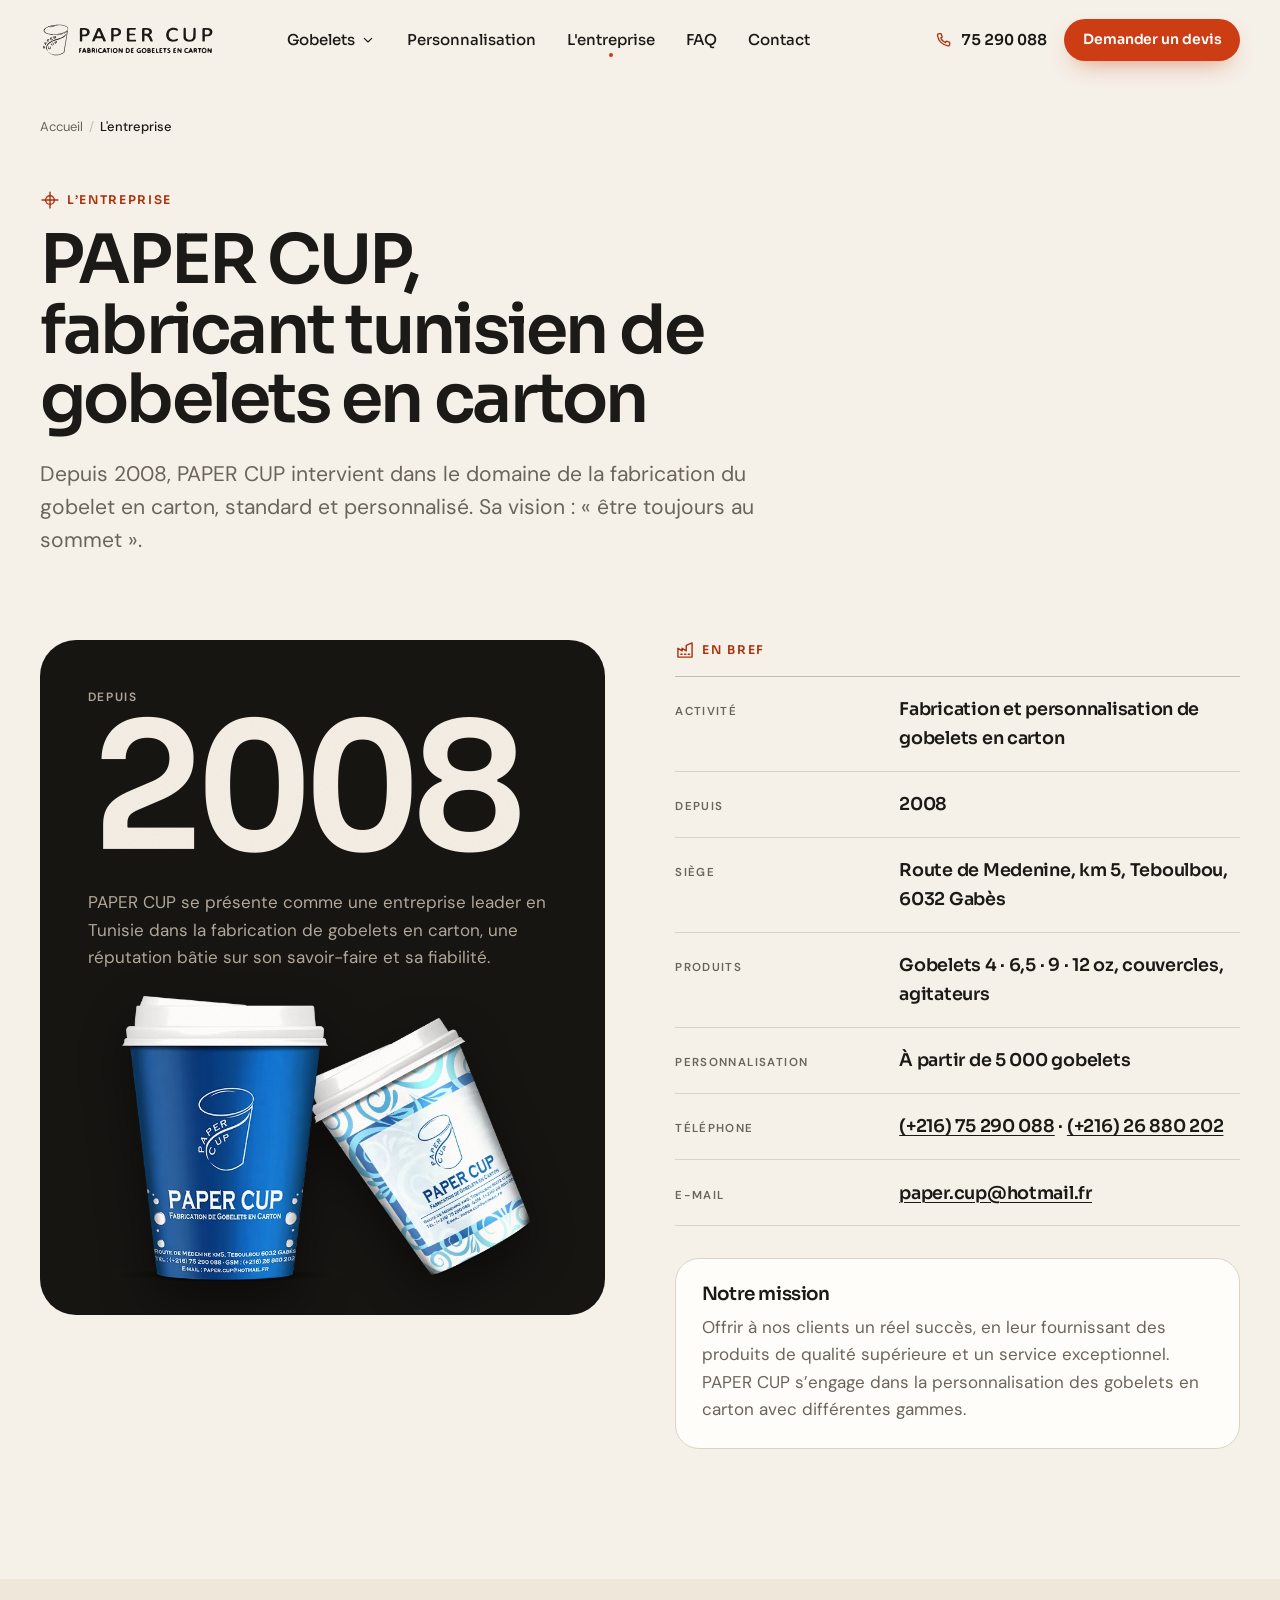
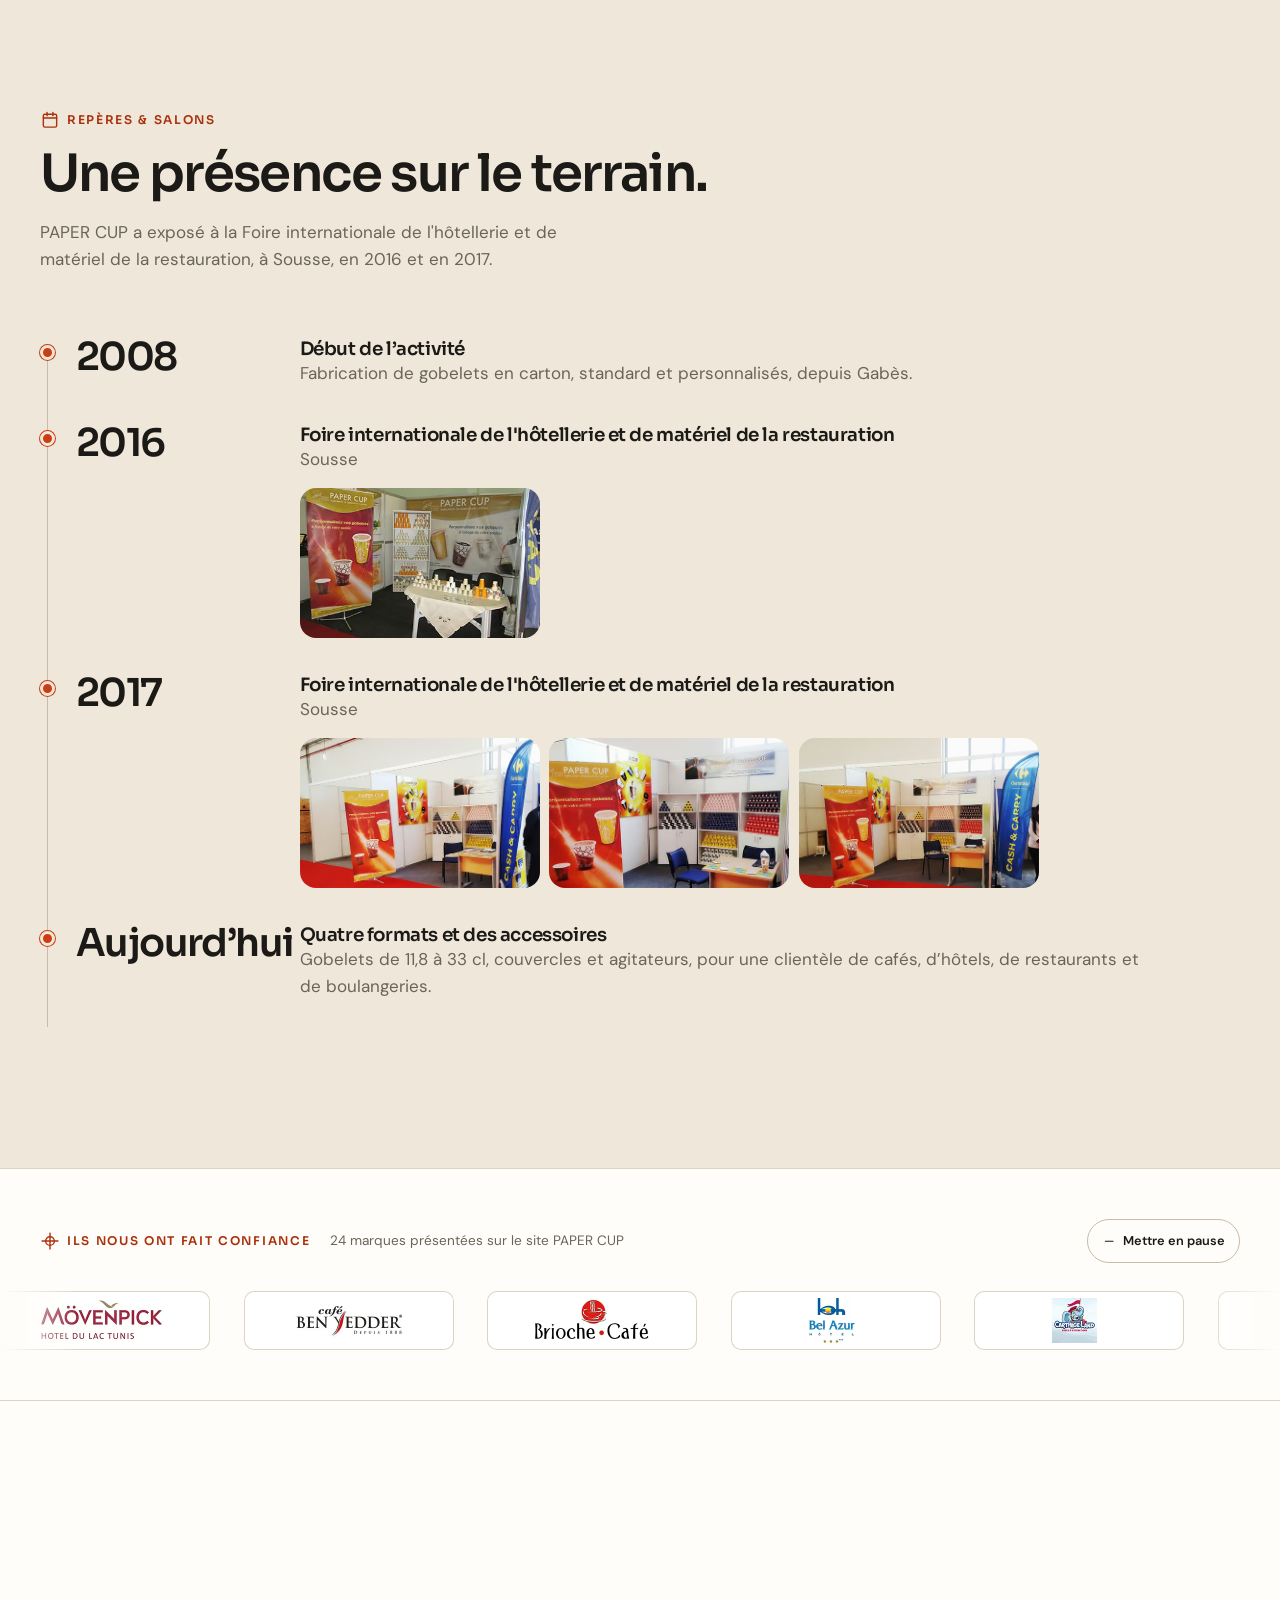
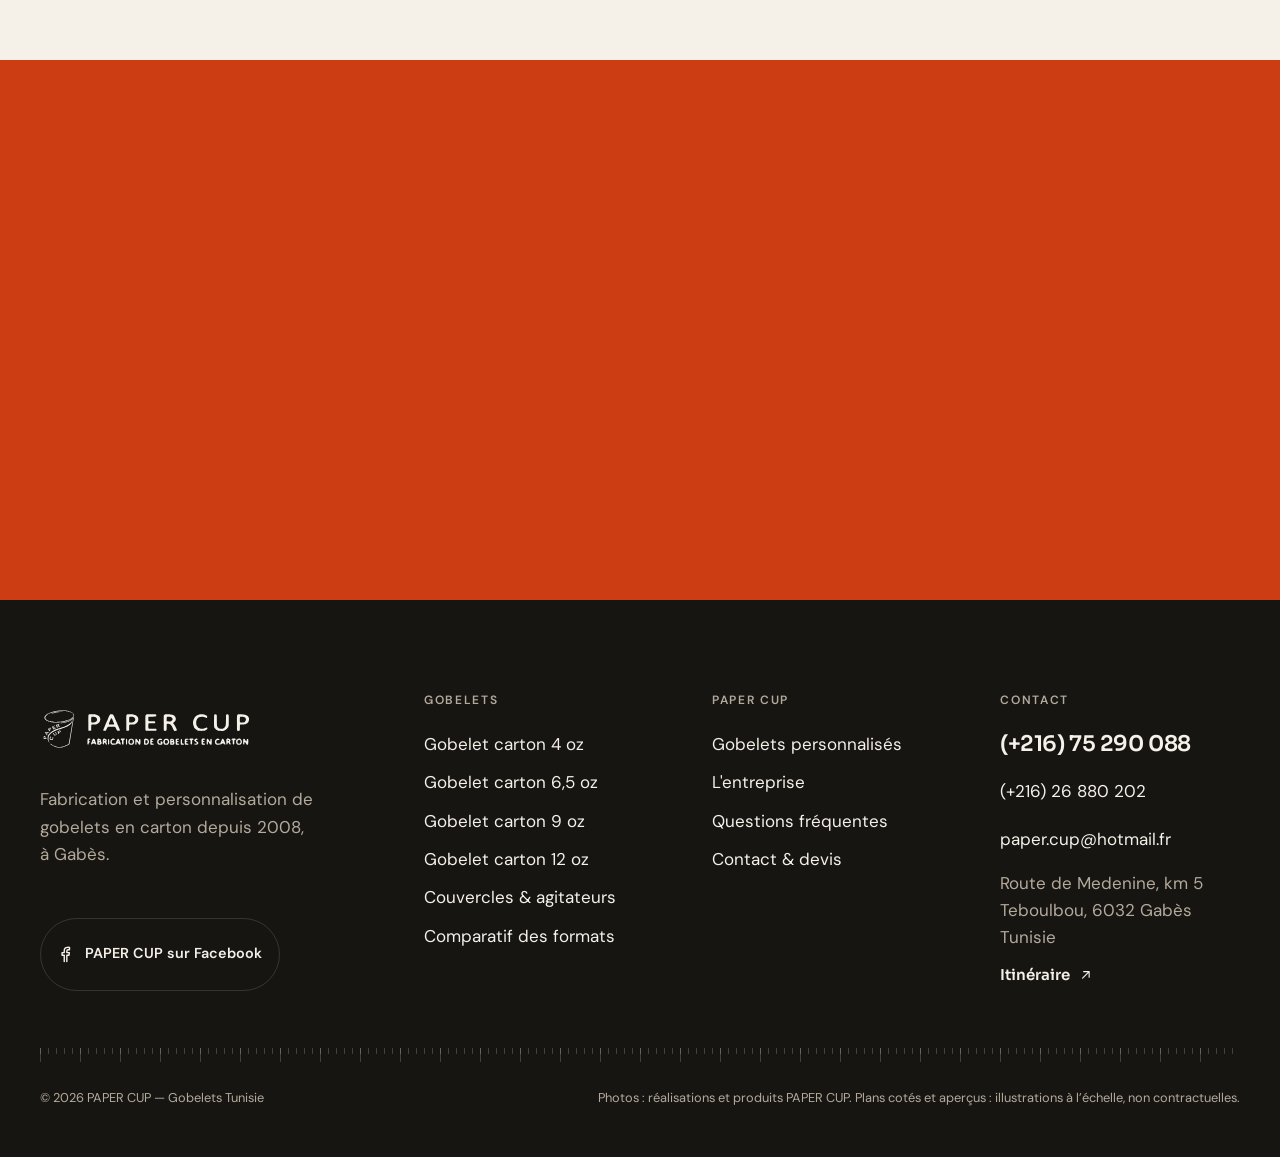
<file: docs/themes/v0/entreprise.html>
<!doctype html>
<html lang="fr" dir="ltr">
  <head>
    <meta charset="utf-8" />
    <meta name="viewport" content="width=device-width, initial-scale=1, viewport-fit=cover" />
    <title>PAPER CUP, fabricant de gobelets en carton à Gabès depuis 2008</title>
    <meta
      name="description"
      content="Basé à Teboulbou (Gabès), PAPER CUP fabrique et personnalise des gobelets en carton depuis 2008. Repères, salons professionnels et références clients."
    />
    <meta name="robots" content="index, follow, max-image-preview:large" />
    <link rel="canonical" href="https://www.papercup.com.tn/entreprise.html" />
    <meta name="theme-color" content="#F5F0E8" />
    <meta name="format-detection" content="telephone=no" />
    <link rel="preload" href="assets/fonts/sora-latin-wght-normal.woff2" as="font" type="font/woff2" crossorigin />
    <link rel="stylesheet" href="assets/css/theme.bundle.css?v=7b822f45d3" />
    <script>
      document.documentElement.classList.add("js");
    </script>
    <script src="assets/js/theme.bundle.js?v=7b822f45d3" defer></script>
    <link rel="icon" href="assets/images/favicon.svg" type="image/svg+xml" />
    <link rel="icon" href="assets/images/favicon-32.png" sizes="32x32" type="image/png" />
    <link rel="apple-touch-icon" href="assets/images/apple-touch-icon.png" />
    <link rel="manifest" href="site.webmanifest" />
    <meta property="og:type" content="website" />
    <meta property="og:site_name" content="PAPER CUP" />
    <meta property="og:locale" content="fr_TN" />
    <meta property="og:title" content="PAPER CUP, fabricant de gobelets en carton à Gabès depuis 2008" />
    <meta
      property="og:description"
      content="Basé à Teboulbou (Gabès), PAPER CUP fabrique et personnalise des gobelets en carton depuis 2008. Repères, salons professionnels et références clients."
    />
    <meta property="og:url" content="https://www.papercup.com.tn/entreprise.html" />
    <meta property="og:image" content="https://www.papercup.com.tn/assets/images/og-image.jpg" />
    <meta property="og:image:width" content="1200" />
    <meta property="og:image:height" content="630" />
    <meta property="og:image:alt" content="Gobelets en carton PAPER CUP, du 4 au 12 oz, illustrés à l'échelle" />
    <meta name="twitter:card" content="summary_large_image" />
    <meta name="twitter:title" content="PAPER CUP, fabricant de gobelets en carton à Gabès depuis 2008" />
    <meta
      name="twitter:description"
      content="Basé à Teboulbou (Gabès), PAPER CUP fabrique et personnalise des gobelets en carton depuis 2008. Repères, salons professionnels et références clients."
    />
    <meta name="twitter:image" content="https://www.papercup.com.tn/assets/images/og-image.jpg" />
    <script type="application/ld+json">
      {
        "@context": "https://schema.org",
        "@graph": [
          {
            "@type": "AboutPage",
            "@id": "https://www.papercup.com.tn/entreprise.html#webpage",
            "url": "https://www.papercup.com.tn/entreprise.html",
            "name": "PAPER CUP, fabricant de gobelets en carton à Gabès depuis 2008",
            "description": "Basé à Teboulbou (Gabès), PAPER CUP fabrique et personnalise des gobelets en carton depuis 2008. Repères, salons professionnels et références clients.",
            "inLanguage": "fr",
            "isPartOf": { "@id": "https://www.papercup.com.tn/#website" },
            "about": { "@id": "https://www.papercup.com.tn/#organization" }
          },
          {
            "@type": "BreadcrumbList",
            "itemListElement": [
              { "@type": "ListItem", "position": 1, "name": "Accueil", "item": "https://www.papercup.com.tn/" },
              {
                "@type": "ListItem",
                "position": 2,
                "name": "L'entreprise",
                "item": "https://www.papercup.com.tn/entreprise.html"
              }
            ]
          }
        ]
      }
    </script>
  </head>
  <body class="">
    <svg class="svg-defs" width="0" height="0" aria-hidden="true" focusable="false">
      <defs>
        <linearGradient id="pc-shade" x1="0" x2="1" y1="0" y2="0">
          <stop offset="0" stop-color="#1C1A17" stop-opacity=".22" />
          <stop offset=".12" stop-color="#1C1A17" stop-opacity=".04" />
          <stop offset=".26" stop-color="#FFFFFF" stop-opacity=".42" />
          <stop offset=".4" stop-color="#FFFFFF" stop-opacity="0" />
          <stop offset=".72" stop-color="#1C1A17" stop-opacity=".05" />
          <stop offset="1" stop-color="#1C1A17" stop-opacity=".3" />
        </linearGradient>
        <linearGradient id="pc-inner" x1="0" x2="0" y1="0" y2="1">
          <stop offset="0" stop-color="#C9BDA9" />
          <stop offset=".55" stop-color="#E4DACB" />
          <stop offset="1" stop-color="#F3EDE3" />
        </linearGradient>
        <radialGradient id="pc-shadow">
          <stop offset="0" stop-color="#1C1A17" stop-opacity=".34" />
          <stop offset=".55" stop-color="#1C1A17" stop-opacity=".12" />
          <stop offset="1" stop-color="#1C1A17" stop-opacity="0" />
        </radialGradient>
      </defs>
      <symbol
        id="i-phone"
        viewBox="0 0 24 24"
        fill="none"
        stroke="currentColor"
        stroke-width="1.7"
        stroke-linecap="round"
        stroke-linejoin="round"
      >
        <path
          d="M6.6 3.5h2.6l1.6 4.3-2 1.3a10.6 10.6 0 0 0 6.1 6.1l1.3-2 4.3 1.6v2.6a2.1 2.1 0 0 1-2.2 2.1A16.4 16.4 0 0 1 4.5 5.7a2.1 2.1 0 0 1 2.1-2.2z"
        />
      </symbol>
      <symbol
        id="i-arrow-right"
        viewBox="0 0 24 24"
        fill="none"
        stroke="currentColor"
        stroke-width="1.7"
        stroke-linecap="round"
        stroke-linejoin="round"
      >
        <path d="M4.5 12h15M13.5 6l6 6-6 6" />
      </symbol>
      <symbol
        id="i-arrow-up-right"
        viewBox="0 0 24 24"
        fill="none"
        stroke="currentColor"
        stroke-width="1.7"
        stroke-linecap="round"
        stroke-linejoin="round"
      >
        <path d="M7 17 17 7M8.5 7H17v8.5" />
      </symbol>
      <symbol
        id="i-chevron-down"
        viewBox="0 0 24 24"
        fill="none"
        stroke="currentColor"
        stroke-width="1.7"
        stroke-linecap="round"
        stroke-linejoin="round"
      >
        <path d="m6.5 9.5 5.5 5.5 5.5-5.5" />
      </symbol>
      <symbol
        id="i-menu"
        viewBox="0 0 24 24"
        fill="none"
        stroke="currentColor"
        stroke-width="1.7"
        stroke-linecap="round"
        stroke-linejoin="round"
      >
        <path d="M4 7.5h16M4 12h16M4 16.5h10" />
      </symbol>
      <symbol
        id="i-close"
        viewBox="0 0 24 24"
        fill="none"
        stroke="currentColor"
        stroke-width="1.7"
        stroke-linecap="round"
        stroke-linejoin="round"
      >
        <path d="M6 6l12 12M18 6 6 18" />
      </symbol>
      <symbol
        id="i-map-pin"
        viewBox="0 0 24 24"
        fill="none"
        stroke="currentColor"
        stroke-width="1.7"
        stroke-linecap="round"
        stroke-linejoin="round"
      >
        <path d="M12 21s-6.8-6-6.8-11.2a6.8 6.8 0 0 1 13.6 0C18.8 15 12 21 12 21z" />
        <circle cx="12" cy="9.8" r="2.4" />
      </symbol>
      <symbol
        id="i-facebook"
        viewBox="0 0 24 24"
        fill="none"
        stroke="currentColor"
        stroke-width="1.7"
        stroke-linecap="round"
        stroke-linejoin="round"
      >
        <path
          d="M14.2 21v-7.6h2.6l.4-3.1h-3V8.4c0-.9.3-1.5 1.6-1.5h1.6V4.1a21 21 0 0 0-2.4-.1c-2.3 0-3.9 1.4-3.9 4v2.3H8.5v3.1h2.6V21"
        />
      </symbol>
      <symbol
        id="i-cup-hot"
        viewBox="0 0 24 24"
        fill="none"
        stroke="currentColor"
        stroke-width="1.7"
        stroke-linecap="round"
        stroke-linejoin="round"
      >
        <path d="M5.5 9h13l-1.6 10.8a1.4 1.4 0 0 1-1.4 1.2h-7a1.4 1.4 0 0 1-1.4-1.2z" />
        <path d="M4.5 9h15" />
        <path d="M10 2.8c-.8.8.8 1.7 0 2.6M14 2.8c-.8.8.8 1.7 0 2.6" />
      </symbol>
      <symbol
        id="i-cup-cold"
        viewBox="0 0 24 24"
        fill="none"
        stroke="currentColor"
        stroke-width="1.7"
        stroke-linecap="round"
        stroke-linejoin="round"
      >
        <path d="M5.5 8h13l-1.6 11.8a1.4 1.4 0 0 1-1.4 1.2h-7a1.4 1.4 0 0 1-1.4-1.2z" />
        <path d="M4.5 8h15M13 8l1.6-5.5h3" />
        <path d="M9.5 13.5h2.5v2.5H9.5zM12.8 15.8h2v2h-2z" />
      </symbol>
      <symbol
        id="i-ruler"
        viewBox="0 0 24 24"
        fill="none"
        stroke="currentColor"
        stroke-width="1.7"
        stroke-linecap="round"
        stroke-linejoin="round"
      >
        <path d="m3.5 15.8 12.3-12.3 4.7 4.7L8.2 20.5z" />
        <path d="m7.6 11.7 1.8 1.8M10.4 8.9l1.2 1.2M13.2 6.1l1.8 1.8" />
      </symbol>
      <symbol
        id="i-box"
        viewBox="0 0 24 24"
        fill="none"
        stroke="currentColor"
        stroke-width="1.7"
        stroke-linecap="round"
        stroke-linejoin="round"
      >
        <path d="M3.5 7.6 12 3.4l8.5 4.2v8.8L12 20.6l-8.5-4.2z" />
        <path d="M3.5 7.6 12 11.8l8.5-4.2M12 11.8v8.8" />
      </symbol>
      <symbol
        id="i-palette"
        viewBox="0 0 24 24"
        fill="none"
        stroke="currentColor"
        stroke-width="1.7"
        stroke-linecap="round"
        stroke-linejoin="round"
      >
        <path
          d="M12 3.4a8.6 8.6 0 1 0 0 17.2c1 0 1.5-.6 1.5-1.4 0-.4-.2-.8-.5-1.1a1.5 1.5 0 0 1 1.1-2.5h1.8a4.7 4.7 0 0 0 4.7-4.7c0-4.2-3.8-7.5-8.6-7.5z"
        />
        <circle cx="7.7" cy="11.2" r="1" />
        <circle cx="10.2" cy="7.6" r="1" />
        <circle cx="14.6" cy="7.8" r="1" />
      </symbol>
      <symbol
        id="i-check"
        viewBox="0 0 24 24"
        fill="none"
        stroke="currentColor"
        stroke-width="1.7"
        stroke-linecap="round"
        stroke-linejoin="round"
      >
        <path d="m5 12.5 4.6 4.5L19 7.5" />
      </symbol>
      <symbol
        id="i-plus"
        viewBox="0 0 24 24"
        fill="none"
        stroke="currentColor"
        stroke-width="1.7"
        stroke-linecap="round"
        stroke-linejoin="round"
      >
        <path d="M12 5.5v13M5.5 12h13" />
      </symbol>
      <symbol
        id="i-minus"
        viewBox="0 0 24 24"
        fill="none"
        stroke="currentColor"
        stroke-width="1.7"
        stroke-linecap="round"
        stroke-linejoin="round"
      >
        <path d="M5.5 12h13" />
      </symbol>
      <symbol
        id="i-copy"
        viewBox="0 0 24 24"
        fill="none"
        stroke="currentColor"
        stroke-width="1.7"
        stroke-linecap="round"
        stroke-linejoin="round"
      >
        <rect x="8.5" y="8.5" width="11" height="11" rx="2" />
        <path d="M15.5 8.5V6.4a1.9 1.9 0 0 0-1.9-1.9H6.4a1.9 1.9 0 0 0-1.9 1.9v7.2a1.9 1.9 0 0 0 1.9 1.9h2.1" />
      </symbol>
      <symbol
        id="i-factory"
        viewBox="0 0 24 24"
        fill="none"
        stroke="currentColor"
        stroke-width="1.7"
        stroke-linecap="round"
        stroke-linejoin="round"
      >
        <path d="M3.5 20.5V10l5 3v-3l5 3V6.5l7-3v17z" />
        <path d="M7 17h1.5M11.5 17H13M16 17h1.5" />
      </symbol>
      <symbol
        id="i-calendar"
        viewBox="0 0 24 24"
        fill="none"
        stroke="currentColor"
        stroke-width="1.7"
        stroke-linecap="round"
        stroke-linejoin="round"
      >
        <rect x="4" y="5" width="16" height="15.5" rx="2" />
        <path d="M4 9.5h16M8.5 3v4M15.5 3v4" />
      </symbol>
      <symbol
        id="i-leaf"
        viewBox="0 0 24 24"
        fill="none"
        stroke="currentColor"
        stroke-width="1.7"
        stroke-linecap="round"
        stroke-linejoin="round"
      >
        <path d="M5.5 19C5.5 10.6 10.3 5.6 19.5 4.5c-.7 9.9-5.7 14.8-13.6 14.6z" />
        <path d="M5.5 19c2.6-3.9 5.6-6.4 9-7.8" />
      </symbol>
      <symbol
        id="i-layers"
        viewBox="0 0 24 24"
        fill="none"
        stroke="currentColor"
        stroke-width="1.7"
        stroke-linecap="round"
        stroke-linejoin="round"
      >
        <path d="m12 3.5 8.5 4.3L12 12 3.5 7.8z" />
        <path d="m3.5 12 8.5 4.2 8.5-4.2M3.5 16.2l8.5 4.3 8.5-4.3" />
      </symbol>
      <symbol
        id="i-clipboard"
        viewBox="0 0 24 24"
        fill="none"
        stroke="currentColor"
        stroke-width="1.7"
        stroke-linecap="round"
        stroke-linejoin="round"
      >
        <rect x="5" y="4.5" width="14" height="16" rx="2" />
        <path d="M9 4.5V3.6c0-.3.3-.6.6-.6h4.8c.3 0 .6.3.6.6v.9M8.5 10h7M8.5 13.5h7M8.5 17h4" />
      </symbol>
      <symbol
        id="i-register"
        viewBox="0 0 24 24"
        fill="none"
        stroke="currentColor"
        stroke-width="1.7"
        stroke-linecap="round"
        stroke-linejoin="round"
      >
        <circle cx="12" cy="12" r="5.2" />
        <path d="M12 2.5v19M2.5 12h19" />
      </symbol>
      <symbol
        id="i-info"
        viewBox="0 0 24 24"
        fill="none"
        stroke="currentColor"
        stroke-width="1.7"
        stroke-linecap="round"
        stroke-linejoin="round"
      >
        <circle cx="12" cy="12" r="8.5" />
        <path d="M12 11v5.5M12 7.6v.2" />
      </symbol>
      <symbol
        id="i-mail"
        viewBox="0 0 24 24"
        fill="none"
        stroke="currentColor"
        stroke-width="1.7"
        stroke-linecap="round"
        stroke-linejoin="round"
      >
        <rect x="3.5" y="5.5" width="17" height="13" rx="2" />
        <path d="m4 7 8 6 8-6" />
      </symbol>
      <symbol
        id="i-printer"
        viewBox="0 0 24 24"
        fill="none"
        stroke="currentColor"
        stroke-width="1.7"
        stroke-linecap="round"
        stroke-linejoin="round"
      >
        <path d="M7 9V3.5h10V9" />
        <rect x="3.5" y="9" width="17" height="7.5" rx="2" />
        <path d="M7 14h10v6.5H7z" />
      </symbol>
      <symbol
        id="i-alert"
        viewBox="0 0 24 24"
        fill="none"
        stroke="currentColor"
        stroke-width="1.7"
        stroke-linecap="round"
        stroke-linejoin="round"
      >
        <path d="M12 4 21 19.5H3z" />
        <path d="M12 10v4.5M12 17.2v.2" />
      </symbol>
      <symbol
        id="i-paperclip"
        viewBox="0 0 24 24"
        fill="none"
        stroke="currentColor"
        stroke-width="1.7"
        stroke-linecap="round"
        stroke-linejoin="round"
      >
        <path
          d="m19.2 11.6-7.4 7.4a4.8 4.8 0 0 1-6.8-6.8l7.9-7.9a3.2 3.2 0 0 1 4.5 4.5l-7.9 7.9a1.6 1.6 0 0 1-2.3-2.3l7.2-7.2"
        />
      </symbol>
      <symbol
        id="i-upload"
        viewBox="0 0 24 24"
        fill="none"
        stroke="currentColor"
        stroke-width="1.7"
        stroke-linecap="round"
        stroke-linejoin="round"
      >
        <path d="M12 15.5V4.5M7.5 9 12 4.5 16.5 9" />
        <path d="M4.5 14.5v3.7a2.3 2.3 0 0 0 2.3 2.3h10.4a2.3 2.3 0 0 0 2.3-2.3v-3.7" />
      </symbol>
      <symbol
        id="i-file"
        viewBox="0 0 24 24"
        fill="none"
        stroke="currentColor"
        stroke-width="1.7"
        stroke-linecap="round"
        stroke-linejoin="round"
      >
        <path d="M13.5 3.5H7.2a1.7 1.7 0 0 0-1.7 1.7v13.6a1.7 1.7 0 0 0 1.7 1.7h9.6a1.7 1.7 0 0 0 1.7-1.7V8.5z" />
        <path d="M13.5 3.5v5h5" />
      </symbol>
      <symbol
        id="i-ice-cream"
        viewBox="0 0 24 24"
        fill="none"
        stroke="currentColor"
        stroke-width="1.7"
        stroke-linecap="round"
        stroke-linejoin="round"
      >
        <path d="M6.8 11.5h10.4l-1.5 8.1a1.4 1.4 0 0 1-1.4 1.1H9.7a1.4 1.4 0 0 1-1.4-1.1z" />
        <path d="M7.8 11.5a4.2 4.2 0 0 1 8.4 0" />
        <path d="M12 7.3V5.5" />
      </symbol>
      <symbol
        id="i-bag"
        viewBox="0 0 24 24"
        fill="none"
        stroke="currentColor"
        stroke-width="1.7"
        stroke-linecap="round"
        stroke-linejoin="round"
      >
        <path d="M6.5 4h11l1 16.5h-13z" />
        <path d="M9.5 4v1.8a2.5 2.5 0 0 0 5 0V4" />
      </symbol>
      <symbol
        id="i-tray"
        viewBox="0 0 24 24"
        fill="none"
        stroke="currentColor"
        stroke-width="1.7"
        stroke-linecap="round"
        stroke-linejoin="round"
      >
        <rect x="3.5" y="5.5" width="17" height="13" rx="1.6" />
        <path d="M7 9.5h5.5M7 12.5h10M7 15.5h7.5" />
      </symbol>
      <symbol
        id="i-chat"
        viewBox="0 0 24 24"
        fill="none"
        stroke="currentColor"
        stroke-width="1.7"
        stroke-linecap="round"
        stroke-linejoin="round"
      >
        <path d="M5.2 19.4 6.3 16A7.6 7.6 0 1 1 9 18.6z" />
        <path d="M9.3 9.6c.3 2.4 2 4.2 4.6 4.8l.9-1.2 1.7.8-.4 1.4c-3.6.3-7.3-3.4-7.2-7l1.4-.4.8 1.7z" />
      </symbol>
      <symbol
        id="i-trash"
        viewBox="0 0 24 24"
        fill="none"
        stroke="currentColor"
        stroke-width="1.7"
        stroke-linecap="round"
        stroke-linejoin="round"
      >
        <path
          d="M4.5 7h15M9.5 7V4.8c0-.4.3-.8.8-.8h3.4c.5 0 .8.4.8.8V7M6.5 7l.9 12.2a1.5 1.5 0 0 0 1.5 1.3h6.2a1.5 1.5 0 0 0 1.5-1.3L17.5 7"
        />
        <path d="M10.2 11v5.5M13.8 11v5.5" />
      </symbol>
    </svg>
    <a class="skip-link" href="#contenu">Aller au contenu</a>
    <header class="site-header" data-header>
      <div class="container site-header__inner">
        <a class="brand" href="index.html">
          <img
            class="brand__logo"
            src="assets/images/brand/logo-papercup.svg"
            width="230"
            height="50"
            alt="PAPER CUP, fabrication de gobelets en carton — accueil"
          />
        </a>
        <nav class="nav" aria-label="Navigation principale">
          <ul class="nav__list" role="list">
            <li class="nav__item--mega" data-mega>
              <button
                class="nav__link nav__trigger"
                type="button"
                aria-expanded="false"
                aria-controls="mega-gobelets"
                data-mega-trigger
              >
                Gobelets
                <svg class="icon nav__chevron" width="24" height="24" aria-hidden="true" focusable="false">
                  <use href="#i-chevron-down" />
                </svg>
              </button>
              <div class="mega" id="mega-gobelets" data-mega-panel hidden>
                <div class="mega__inner">
                  <div class="mega__intro">
                    <p class="eyebrow">La gamme</p>
                    <p class="mega__title">Quatre formats de gobelets en carton, standard ou personnalisés.</p>
                    <a class="link-arrow" href="produits.html"
                      >Voir toute la gamme
                      <svg class="icon" width="24" height="24" aria-hidden="true" focusable="false">
                        <use href="#i-arrow-right" /></svg
                    ></a>
                    <a class="link-arrow" href="produits.html#comparatif"
                      >Comparer les formats
                      <svg class="icon" width="24" height="24" aria-hidden="true" focusable="false">
                        <use href="#i-arrow-right" /></svg
                    ></a>
                    <a class="link-arrow" href="produits.html#accessoires"
                      >Couvercles &amp; agitateurs
                      <svg class="icon" width="24" height="24" aria-hidden="true" focusable="false">
                        <use href="#i-arrow-right" /></svg
                    ></a>
                  </div>
                  <ul class="mega__list" role="list">
                    <li>
                      <a class="mega__item" href="produits/gobelet-carton-4-oz.html">
                        <span class="mega__cup"
                          ><svg
                            class="cup cup--plain"
                            viewBox="0 0 50.44 100.71"
                            width="50.44"
                            height="100.71"
                            aria-hidden="true"
                            focusable="false"
                          >
                            <ellipse
                              class="cup__shadow"
                              cx="25.22"
                              cy="84.76"
                              rx="30.96"
                              ry="7.64"
                              fill="url(#pc-shadow)"
                            />
                            <clipPath id="cl-mm-4oz">
                              <path
                                d="M6 45.32L10.96 83.76A14.26 2.42 0 0 0 39.48 83.76L44.44 45.32A19.22 3.27 0 0 1 6 45.32Z"
                              />
                            </clipPath>
                            <g class="cup__body">
                              <path
                                d="M6 45.32L10.96 83.76A14.26 2.42 0 0 0 39.48 83.76L44.44 45.32A19.22 3.27 0 0 1 6 45.32Z"
                                fill="#FBF8F2"
                              />
                              <g clip-path="url(#cl-mm-4oz)">
                                <rect x="4" y="42.05" width="42.44" height="46.13" fill="url(#pc-shade)" />
                              </g>
                              <path
                                d="M6 45.32L10.96 83.76A14.26 2.42 0 0 0 39.48 83.76L44.44 45.32A19.22 3.27 0 0 1 6 45.32Z"
                                fill="none"
                                stroke="rgba(28,26,23,.16)"
                                stroke-width="1"
                              />
                            </g>
                            <ellipse
                              class="cup__inner"
                              cx="25.22"
                              cy="45.32"
                              rx="19.22"
                              ry="3.27"
                              fill="url(#pc-inner)"
                            />
                            <ellipse
                              cx="25.22"
                              cy="45.32"
                              rx="19.22"
                              ry="3.27"
                              fill="none"
                              stroke="#FFFDF9"
                              stroke-width="2.2"
                            />
                            <ellipse
                              cx="25.22"
                              cy="45.32"
                              rx="20.32"
                              ry="4.37"
                              fill="none"
                              stroke="rgba(28,26,23,.22)"
                              stroke-width=".8"
                            /></svg
                        ></span>
                        <span class="mega__text"><strong>4 oz</strong><span>11,8 cl · 62 mm</span></span>
                      </a>
                    </li>
                    <li>
                      <a class="mega__item" href="produits/gobelet-carton-6-5-oz.html">
                        <span class="mega__cup"
                          ><svg
                            class="cup cup--plain"
                            viewBox="0 0 56.64 100.71"
                            width="56.64"
                            height="100.71"
                            aria-hidden="true"
                            focusable="false"
                          >
                            <ellipse
                              class="cup__shadow"
                              cx="28.32"
                              cy="84.76"
                              rx="32.58"
                              ry="7.87"
                              fill="url(#pc-shadow)"
                            />
                            <clipPath id="cl-mm-6-5oz">
                              <path
                                d="M6 38.5L13.13 83.76A15.19 2.58 0 0 0 43.51 83.76L50.64 38.5A22.32 3.79 0 0 1 6 38.5Z"
                              />
                            </clipPath>
                            <g class="cup__body">
                              <path
                                d="M6 38.5L13.13 83.76A15.19 2.58 0 0 0 43.51 83.76L50.64 38.5A22.32 3.79 0 0 1 6 38.5Z"
                                fill="#FBF8F2"
                              />
                              <g clip-path="url(#cl-mm-6-5oz)">
                                <rect x="4" y="34.71" width="48.64" height="53.64" fill="url(#pc-shade)" />
                              </g>
                              <path
                                d="M6 38.5L13.13 83.76A15.19 2.58 0 0 0 43.51 83.76L50.64 38.5A22.32 3.79 0 0 1 6 38.5Z"
                                fill="none"
                                stroke="rgba(28,26,23,.16)"
                                stroke-width="1"
                              />
                            </g>
                            <ellipse
                              class="cup__inner"
                              cx="28.32"
                              cy="38.5"
                              rx="22.32"
                              ry="3.79"
                              fill="url(#pc-inner)"
                            />
                            <ellipse
                              cx="28.32"
                              cy="38.5"
                              rx="22.32"
                              ry="3.79"
                              fill="none"
                              stroke="#FFFDF9"
                              stroke-width="2.2"
                            />
                            <ellipse
                              cx="28.32"
                              cy="38.5"
                              rx="23.42"
                              ry="4.89"
                              fill="none"
                              stroke="rgba(28,26,23,.22)"
                              stroke-width=".8"
                            /></svg
                        ></span>
                        <span class="mega__text"><strong>6,5 oz</strong><span>19,2 cl · 73 mm</span></span>
                      </a>
                    </li>
                    <li>
                      <a class="mega__item" href="produits/gobelet-carton-9-oz.html">
                        <span class="mega__cup"
                          ><svg
                            class="cup cup--plain"
                            viewBox="0 0 60.36 100.71"
                            width="60.36"
                            height="100.71"
                            aria-hidden="true"
                            focusable="false"
                          >
                            <ellipse
                              class="cup__shadow"
                              cx="30.18"
                              cy="84.76"
                              rx="36.38"
                              ry="8.43"
                              fill="url(#pc-shadow)"
                            />
                            <clipPath id="cl-mm-9oz">
                              <path
                                d="M6 25.48L12.82 83.76A17.36 2.95 0 0 0 47.54 83.76L54.36 25.48A24.18 4.11 0 0 1 6 25.48Z"
                              />
                            </clipPath>
                            <g class="cup__body">
                              <path
                                d="M6 25.48L12.82 83.76A17.36 2.95 0 0 0 47.54 83.76L54.36 25.48A24.18 4.11 0 0 1 6 25.48Z"
                                fill="#FBF8F2"
                              />
                              <g clip-path="url(#cl-mm-9oz)">
                                <rect x="4" y="21.37" width="52.36" height="67.34" fill="url(#pc-shade)" />
                              </g>
                              <path
                                d="M6 25.48L12.82 83.76A17.36 2.95 0 0 0 47.54 83.76L54.36 25.48A24.18 4.11 0 0 1 6 25.48Z"
                                fill="none"
                                stroke="rgba(28,26,23,.16)"
                                stroke-width="1"
                              />
                            </g>
                            <ellipse
                              class="cup__inner"
                              cx="30.18"
                              cy="25.48"
                              rx="24.18"
                              ry="4.11"
                              fill="url(#pc-inner)"
                            />
                            <ellipse
                              cx="30.18"
                              cy="25.48"
                              rx="24.18"
                              ry="4.11"
                              fill="none"
                              stroke="#FFFDF9"
                              stroke-width="2.2"
                            />
                            <ellipse
                              cx="30.18"
                              cy="25.48"
                              rx="25.28"
                              ry="5.21"
                              fill="none"
                              stroke="rgba(28,26,23,.22)"
                              stroke-width=".8"
                            /></svg
                        ></span>
                        <span class="mega__text"><strong>9 oz</strong><span>25 cl · 94 mm</span></span>
                      </a>
                    </li>
                    <li>
                      <a class="mega__item" href="produits/gobelet-carton-12-oz.html">
                        <span class="mega__cup"
                          ><svg
                            class="cup cup--plain"
                            viewBox="0 0 61.6 100.71"
                            width="61.6"
                            height="100.71"
                            aria-hidden="true"
                            focusable="false"
                          >
                            <ellipse
                              class="cup__shadow"
                              cx="30.8"
                              cy="84.76"
                              rx="33.67"
                              ry="8.03"
                              fill="url(#pc-shadow)"
                            />
                            <clipPath id="cl-mm-12oz">
                              <path
                                d="M6 11.22L14.99 83.76A15.81 2.69 0 0 0 46.61 83.76L55.6 11.22A24.8 4.22 0 0 1 6 11.22Z"
                              />
                            </clipPath>
                            <g class="cup__body">
                              <path
                                d="M6 11.22L14.99 83.76A15.81 2.69 0 0 0 46.61 83.76L55.6 11.22A24.8 4.22 0 0 1 6 11.22Z"
                                fill="#FBF8F2"
                              />
                              <g clip-path="url(#cl-mm-12oz)">
                                <rect x="4" y="7" width="53.6" height="81.44" fill="url(#pc-shade)" />
                              </g>
                              <path
                                d="M6 11.22L14.99 83.76A15.81 2.69 0 0 0 46.61 83.76L55.6 11.22A24.8 4.22 0 0 1 6 11.22Z"
                                fill="none"
                                stroke="rgba(28,26,23,.16)"
                                stroke-width="1"
                              />
                            </g>
                            <ellipse
                              class="cup__inner"
                              cx="30.8"
                              cy="11.22"
                              rx="24.8"
                              ry="4.22"
                              fill="url(#pc-inner)"
                            />
                            <ellipse
                              cx="30.8"
                              cy="11.22"
                              rx="24.8"
                              ry="4.22"
                              fill="none"
                              stroke="#FFFDF9"
                              stroke-width="2.2"
                            />
                            <ellipse
                              cx="30.8"
                              cy="11.22"
                              rx="25.9"
                              ry="5.32"
                              fill="none"
                              stroke="rgba(28,26,23,.22)"
                              stroke-width=".8"
                            /></svg
                        ></span>
                        <span class="mega__text"><strong>12 oz</strong><span>33 cl · 117 mm</span></span>
                      </a>
                    </li>
                  </ul>
                </div>
              </div>
            </li>
            <li><a class="nav__link" href="personnalisation.html">Personnalisation</a></li>
            <li><a class="nav__link" href="entreprise.html" aria-current="page">L'entreprise</a></li>
            <li><a class="nav__link" href="faq.html">FAQ</a></li>
            <li><a class="nav__link" href="contact.html">Contact</a></li>
          </ul>
        </nav>
        <div class="site-header__actions">
          <a class="header-phone" href="tel:+21675290088" aria-label="Appeler PAPER CUP au (+216) 75 290 088"
            ><svg class="icon" width="24" height="24" aria-hidden="true" focusable="false"><use href="#i-phone" /></svg
            ><span>75 290 088</span></a
          >
          <a class="btn btn--accent btn--sm header-cta" href="contact.html#devis">Demander un devis</a>
          <button class="menu-toggle" type="button" aria-expanded="false" aria-controls="menu-mobile" data-menu-toggle>
            <span class="menu-toggle__bars" aria-hidden="true"><span></span><span></span><span></span></span>
            <span class="visually-hidden" data-menu-label>Ouvrir le menu</span>
          </button>
        </div>
      </div>
    </header>
    <div class="mobile-menu" id="menu-mobile" data-menu hidden>
      <div class="mobile-menu__inner">
        <nav aria-label="Navigation mobile">
          <p class="mobile-menu__label">Gobelets</p>
          <ul class="mobile-menu__formats" role="list">
            <li>
              <a href="produits/gobelet-carton-4-oz.html"
                ><span class="mobile-menu__cup"
                  ><svg
                    class="cup cup--plain"
                    viewBox="0 0 43 85.28"
                    width="43"
                    height="85.28"
                    aria-hidden="true"
                    focusable="false"
                  >
                    <ellipse class="cup__shadow" cx="21.5" cy="69.9" rx="26.13" ry="6.93" fill="url(#pc-shadow)" />
                    <clipPath id="cl-mo-4oz">
                      <path d="M6 37.9L10 68.9A11.5 1.96 0 0 0 33 68.9L37 37.9A15.5 2.64 0 0 1 6 37.9Z" />
                    </clipPath>
                    <g class="cup__body">
                      <path
                        d="M6 37.9L10 68.9A11.5 1.96 0 0 0 33 68.9L37 37.9A15.5 2.64 0 0 1 6 37.9Z"
                        fill="#FBF8F2"
                      />
                      <g clip-path="url(#cl-mo-4oz)">
                        <rect x="4" y="35.27" width="35" height="37.59" fill="url(#pc-shade)" />
                      </g>
                      <path
                        d="M6 37.9L10 68.9A11.5 1.96 0 0 0 33 68.9L37 37.9A15.5 2.64 0 0 1 6 37.9Z"
                        fill="none"
                        stroke="rgba(28,26,23,.16)"
                        stroke-width="1"
                      />
                    </g>
                    <ellipse class="cup__inner" cx="21.5" cy="37.9" rx="15.5" ry="2.64" fill="url(#pc-inner)" />
                    <ellipse cx="21.5" cy="37.9" rx="15.5" ry="2.64" fill="none" stroke="#FFFDF9" stroke-width="2.2" />
                    <ellipse
                      cx="21.5"
                      cy="37.9"
                      rx="16.6"
                      ry="3.74"
                      fill="none"
                      stroke="rgba(28,26,23,.22)"
                      stroke-width=".8"
                    /></svg></span
                >4 oz</a
              >
            </li>
            <li>
              <a href="produits/gobelet-carton-6-5-oz.html"
                ><span class="mobile-menu__cup"
                  ><svg
                    class="cup cup--plain"
                    viewBox="0 0 48 85.28"
                    width="48"
                    height="85.28"
                    aria-hidden="true"
                    focusable="false"
                  >
                    <ellipse class="cup__shadow" cx="24" cy="69.9" rx="27.44" ry="7.12" fill="url(#pc-shadow)" />
                    <clipPath id="cl-mo-6-5oz">
                      <path d="M6 32.4L11.75 68.9A12.25 2.08 0 0 0 36.25 68.9L42 32.4A18 3.06 0 0 1 6 32.4Z" />
                    </clipPath>
                    <g class="cup__body">
                      <path
                        d="M6 32.4L11.75 68.9A12.25 2.08 0 0 0 36.25 68.9L42 32.4A18 3.06 0 0 1 6 32.4Z"
                        fill="#FBF8F2"
                      />
                      <g clip-path="url(#cl-mo-6-5oz)">
                        <rect x="4" y="29.34" width="40" height="43.64" fill="url(#pc-shade)" />
                      </g>
                      <path
                        d="M6 32.4L11.75 68.9A12.25 2.08 0 0 0 36.25 68.9L42 32.4A18 3.06 0 0 1 6 32.4Z"
                        fill="none"
                        stroke="rgba(28,26,23,.16)"
                        stroke-width="1"
                      />
                    </g>
                    <ellipse class="cup__inner" cx="24" cy="32.4" rx="18" ry="3.06" fill="url(#pc-inner)" />
                    <ellipse cx="24" cy="32.4" rx="18" ry="3.06" fill="none" stroke="#FFFDF9" stroke-width="2.2" />
                    <ellipse
                      cx="24"
                      cy="32.4"
                      rx="19.1"
                      ry="4.16"
                      fill="none"
                      stroke="rgba(28,26,23,.22)"
                      stroke-width=".8"
                    /></svg></span
                >6,5 oz</a
              >
            </li>
            <li>
              <a href="produits/gobelet-carton-9-oz.html"
                ><span class="mobile-menu__cup"
                  ><svg
                    class="cup cup--plain"
                    viewBox="0 0 51 85.28"
                    width="51"
                    height="85.28"
                    aria-hidden="true"
                    focusable="false"
                  >
                    <ellipse class="cup__shadow" cx="25.5" cy="69.9" rx="30.5" ry="7.57" fill="url(#pc-shadow)" />
                    <clipPath id="cl-mo-9oz">
                      <path d="M6 21.9L11.5 68.9A14 2.38 0 0 0 39.5 68.9L45 21.9A19.5 3.32 0 0 1 6 21.9Z" />
                    </clipPath>
                    <g class="cup__body">
                      <path
                        d="M6 21.9L11.5 68.9A14 2.38 0 0 0 39.5 68.9L45 21.9A19.5 3.32 0 0 1 6 21.9Z"
                        fill="#FBF8F2"
                      />
                      <g clip-path="url(#cl-mo-9oz)">
                        <rect x="4" y="18.59" width="43" height="54.7" fill="url(#pc-shade)" />
                      </g>
                      <path
                        d="M6 21.9L11.5 68.9A14 2.38 0 0 0 39.5 68.9L45 21.9A19.5 3.32 0 0 1 6 21.9Z"
                        fill="none"
                        stroke="rgba(28,26,23,.16)"
                        stroke-width="1"
                      />
                    </g>
                    <ellipse class="cup__inner" cx="25.5" cy="21.9" rx="19.5" ry="3.32" fill="url(#pc-inner)" />
                    <ellipse cx="25.5" cy="21.9" rx="19.5" ry="3.32" fill="none" stroke="#FFFDF9" stroke-width="2.2" />
                    <ellipse
                      cx="25.5"
                      cy="21.9"
                      rx="20.6"
                      ry="4.42"
                      fill="none"
                      stroke="rgba(28,26,23,.22)"
                      stroke-width=".8"
                    /></svg></span
                >9 oz</a
              >
            </li>
            <li>
              <a href="produits/gobelet-carton-12-oz.html"
                ><span class="mobile-menu__cup"
                  ><svg
                    class="cup cup--plain"
                    viewBox="0 0 52 85.28"
                    width="52"
                    height="85.28"
                    aria-hidden="true"
                    focusable="false"
                  >
                    <ellipse class="cup__shadow" cx="26" cy="69.9" rx="28.31" ry="7.25" fill="url(#pc-shadow)" />
                    <clipPath id="cl-mo-12oz">
                      <path d="M6 10.4L13.25 68.9A12.75 2.17 0 0 0 38.75 68.9L46 10.4A20 3.4 0 0 1 6 10.4Z" />
                    </clipPath>
                    <g class="cup__body">
                      <path
                        d="M6 10.4L13.25 68.9A12.75 2.17 0 0 0 38.75 68.9L46 10.4A20 3.4 0 0 1 6 10.4Z"
                        fill="#FBF8F2"
                      />
                      <g clip-path="url(#cl-mo-12oz)">
                        <rect x="4" y="7" width="44" height="66.07" fill="url(#pc-shade)" />
                      </g>
                      <path
                        d="M6 10.4L13.25 68.9A12.75 2.17 0 0 0 38.75 68.9L46 10.4A20 3.4 0 0 1 6 10.4Z"
                        fill="none"
                        stroke="rgba(28,26,23,.16)"
                        stroke-width="1"
                      />
                    </g>
                    <ellipse class="cup__inner" cx="26" cy="10.4" rx="20" ry="3.4" fill="url(#pc-inner)" />
                    <ellipse cx="26" cy="10.4" rx="20" ry="3.4" fill="none" stroke="#FFFDF9" stroke-width="2.2" />
                    <ellipse
                      cx="26"
                      cy="10.4"
                      rx="21.1"
                      ry="4.5"
                      fill="none"
                      stroke="rgba(28,26,23,.22)"
                      stroke-width=".8"
                    /></svg></span
                >12 oz</a
              >
            </li>
          </ul>
          <ul class="mobile-menu__links" role="list">
            <li><a href="index.html">Accueil</a></li>
            <li><a href="produits.html">Toute la gamme</a></li>
            <li><a href="produits.html#accessoires">Couvercles &amp; agitateurs</a></li>
            <li><a href="personnalisation.html">Personnalisation</a></li>
            <li><a href="entreprise.html" aria-current="page">L'entreprise</a></li>
            <li><a href="faq.html">FAQ</a></li>
            <li><a href="contact.html">Contact</a></li>
          </ul>
        </nav>
        <div class="mobile-menu__contact">
          <a class="btn btn--accent btn--lg btn--block" href="contact.html#devis"
            >Demander un devis
            <svg class="icon" width="24" height="24" aria-hidden="true" focusable="false">
              <use href="#i-arrow-right" /></svg
          ></a>
          <a class="btn btn--outline btn--lg btn--block" href="tel:+21675290088"
            ><svg class="icon" width="24" height="24" aria-hidden="true" focusable="false"><use href="#i-phone" /></svg>
            (+216) 75 290 088</a
          >
          <a class="btn btn--ghost btn--block" href="mailto:paper.cup@hotmail.fr">paper.cup@hotmail.fr</a>
          <p class="mobile-menu__address">
            <svg class="icon" width="24" height="24" aria-hidden="true" focusable="false">
              <use href="#i-map-pin" />
            </svg>
            Route de Medenine, km 5, Teboulbou, 6032 Gabès, Tunisie
          </p>
        </div>
      </div>
    </div>
    <main id="contenu" tabindex="-1">
      <section class="page-hero" aria-labelledby="page-title">
        <div class="container">
          <nav class="breadcrumb" aria-label="Fil d'Ariane">
            <ol role="list">
              <li><a href="index.html">Accueil</a></li>
              <li><span aria-current="page">L'entreprise</span></li>
            </ol>
          </nav>
          <div class="page-hero__grid page-hero__grid--single">
            <div class="page-hero__content">
              <p class="eyebrow" data-hero-item>
                <svg class="icon eyebrow__icon" width="24" height="24" aria-hidden="true" focusable="false">
                  <use href="#i-register" /></svg
                >L’entreprise
              </p>
              <h1 id="page-title" class="page-hero__title" data-hero-item>
                PAPER CUP, fabricant tunisien de gobelets en carton
              </h1>
              <p class="lead" data-hero-item>
                Depuis 2008, PAPER CUP intervient dans le domaine de la fabrication du gobelet en carton, standard et
                personnalisé. Sa vision : « être toujours au sommet ».
              </p>
            </div>
          </div>
        </div>
      </section>
      <section class="section" aria-labelledby="facts-title" style="padding-top: 0">
        <div class="container about__grid">
          <div class="year-mark grain" data-reveal>
            <p class="year-mark__label">Depuis</p>
            <span class="year-mark__year">2008</span>
            <p>
              PAPER CUP se présente comme une entreprise leader en Tunisie dans la fabrication de gobelets en carton,
              une réputation bâtie sur son savoir-faire et sa fiabilité.
            </p>
            <picture class="year-mark__photo"
              ><source
                type="image/avif"
                srcset="
                  assets/images/editorial/gobelets-paper-cup-bleus-400.avif 400w,
                  assets/images/editorial/gobelets-paper-cup-bleus-705.avif 705w
                "
                sizes="(min-width: 1024px) 40vw, 80vw" />
              <source
                type="image/webp"
                srcset="
                  assets/images/editorial/gobelets-paper-cup-bleus-400.webp 400w,
                  assets/images/editorial/gobelets-paper-cup-bleus-705.webp 705w
                "
                sizes="(min-width: 1024px) 40vw, 80vw" />
              <img
                src="assets/images/editorial/gobelets-paper-cup-bleus-705.webp"
                width="705"
                height="482"
                alt="Deux gobelets en carton bleus à la marque PAPER CUP"
                loading="lazy"
                decoding="async"
            /></picture>
          </div>
          <div data-reveal style="--i: 1">
            <h2 id="facts-title" class="visually-hidden">PAPER CUP en bref</h2>
            <p class="eyebrow">
              <svg class="icon eyebrow__icon" width="24" height="24" aria-hidden="true" focusable="false">
                <use href="#i-factory" /></svg
              >En bref
            </p>
            <dl class="fiche">
              <div>
                <dt>Activité</dt>
                <dd>Fabrication et personnalisation de gobelets en carton</dd>
              </div>
              <div>
                <dt>Depuis</dt>
                <dd>2008</dd>
              </div>
              <div>
                <dt>Siège</dt>
                <dd>Route de Medenine, km 5, Teboulbou, 6032 Gabès</dd>
              </div>
              <div>
                <dt>Produits</dt>
                <dd>Gobelets 4 · 6,5 · 9 · 12&nbsp;oz, couvercles, agitateurs</dd>
              </div>
              <div>
                <dt>Personnalisation</dt>
                <dd>À partir de 5 000 gobelets</dd>
              </div>
              <div>
                <dt>Téléphone</dt>
                <dd>
                  <a href="tel:+21675290088">(+216) 75 290 088</a> · <a href="tel:+21626880202">(+216) 26 880 202</a>
                </dd>
              </div>
              <div>
                <dt>E-mail</dt>
                <dd><a href="mailto:paper.cup@hotmail.fr">paper.cup@hotmail.fr</a></dd>
              </div>
            </dl>
            <div class="mission">
              <h3>Notre mission</h3>
              <p>
                Offrir à nos clients un réel succès, en leur fournissant des produits de qualité supérieure et un
                service exceptionnel. PAPER CUP s’engage dans la personnalisation des gobelets en carton avec
                différentes gammes.
              </p>
            </div>
          </div>
        </div>
      </section>
      <section class="section section--tinted" id="salons" aria-labelledby="timeline-title">
        <div class="container">
          <header class="section-head">
            <p class="eyebrow">
              <svg class="icon eyebrow__icon" width="24" height="24" aria-hidden="true" focusable="false">
                <use href="#i-calendar" /></svg
              >Repères &amp; salons
            </p>
            <h2 id="timeline-title">Une présence sur le terrain.</h2>
            <p>
              PAPER CUP a exposé à la Foire internationale de l'hôtellerie et de matériel de la restauration, à Sousse,
              en 2016 et en 2017.
            </p>
          </header>
          <ol class="timeline" role="list">
            <li class="timeline__item" data-reveal>
              <span class="timeline__year">2008</span>
              <div class="timeline__body">
                <h3>Début de l’activité</h3>
                <p>Fabrication de gobelets en carton, standard et personnalisés, depuis Gabès.</p>
              </div>
            </li>
            <li class="timeline__item" data-reveal style="--i: 1">
              <span class="timeline__year">2016</span>
              <div class="timeline__body">
                <h3>Foire internationale de l'hôtellerie et de matériel de la restauration</h3>
                <p>Sousse</p>
                <div class="timeline__photos">
                  <picture
                    ><source
                      type="image/avif"
                      srcset="assets/images/salons/sousse-2016-1-400.avif 400w"
                      sizes="(min-width: 768px) 260px, 70vw" />
                    <source
                      type="image/webp"
                      srcset="assets/images/salons/sousse-2016-1-400.webp 400w"
                      sizes="(min-width: 768px) 260px, 70vw" />
                    <img
                      src="assets/images/salons/sousse-2016-1-400.webp"
                      width="400"
                      height="300"
                      alt="Stand PAPER CUP à la Foire internationale de l’hôtellerie, Sousse 2016"
                      loading="lazy"
                      decoding="async"
                  /></picture>
                </div>
              </div>
            </li>
            <li class="timeline__item" data-reveal style="--i: 2">
              <span class="timeline__year">2017</span>
              <div class="timeline__body">
                <h3>Foire internationale de l'hôtellerie et de matériel de la restauration</h3>
                <p>Sousse</p>
                <div class="timeline__photos">
                  <picture
                    ><source
                      type="image/avif"
                      srcset="assets/images/salons/sousse-2017-1-500.avif 500w"
                      sizes="(min-width: 768px) 260px, 70vw" />
                    <source
                      type="image/webp"
                      srcset="assets/images/salons/sousse-2017-1-500.webp 500w"
                      sizes="(min-width: 768px) 260px, 70vw" />
                    <img
                      src="assets/images/salons/sousse-2017-1-500.webp"
                      width="500"
                      height="313"
                      alt="Stand PAPER CUP à la Foire internationale de l’hôtellerie, Sousse 2017"
                      loading="lazy"
                      decoding="async" /></picture
                  ><picture
                    ><source
                      type="image/avif"
                      srcset="assets/images/salons/sousse-2017-4-500.avif 500w"
                      sizes="(min-width: 768px) 260px, 70vw" />
                    <source
                      type="image/webp"
                      srcset="assets/images/salons/sousse-2017-4-500.webp 500w"
                      sizes="(min-width: 768px) 260px, 70vw" />
                    <img
                      src="assets/images/salons/sousse-2017-4-500.webp"
                      width="500"
                      height="316"
                      alt="Stand PAPER CUP à la Foire internationale de l’hôtellerie, Sousse 2017"
                      loading="lazy"
                      decoding="async" /></picture
                  ><picture
                    ><source
                      type="image/avif"
                      srcset="assets/images/salons/sousse-2017-2-500.avif 500w"
                      sizes="(min-width: 768px) 260px, 70vw" />
                    <source
                      type="image/webp"
                      srcset="assets/images/salons/sousse-2017-2-500.webp 500w"
                      sizes="(min-width: 768px) 260px, 70vw" />
                    <img
                      src="assets/images/salons/sousse-2017-2-500.webp"
                      width="500"
                      height="322"
                      alt="Stand PAPER CUP à la Foire internationale de l’hôtellerie, Sousse 2017"
                      loading="lazy"
                      decoding="async"
                  /></picture>
                </div>
              </div>
            </li>
            <li class="timeline__item" data-reveal style="--i: 3">
              <span class="timeline__year">Aujourd’hui</span>
              <div class="timeline__body">
                <h3>Quatre formats et des accessoires</h3>
                <p>
                  Gobelets de 11,8 à 33&nbsp;cl, couvercles et agitateurs, pour une clientèle de cafés, d’hôtels, de
                  restaurants et de boulangeries.
                </p>
              </div>
            </li>
          </ol>
        </div>
      </section>
      <section class="clients" aria-labelledby="clients-title">
        <div class="container clients__head">
          <h2 id="clients-title" class="clients__title">
            <svg class="icon eyebrow__icon" width="24" height="24" aria-hidden="true" focusable="false">
              <use href="#i-register" /></svg
            >Ils nous ont fait confiance
          </h2>
          <p class="clients__meta">24 marques présentées sur le site PAPER CUP</p>
          <button class="clients__toggle" type="button" aria-pressed="false" data-marquee-toggle>
            <svg class="icon clients__pause" width="24" height="24" aria-hidden="true" focusable="false">
              <use href="#i-minus" /></svg
            ><span data-marquee-label>Mettre en pause</span>
          </button>
        </div>
        <div class="marquee" data-marquee>
          <ul class="marquee__track" role="list">
            <li class="marquee__item">
              <picture
                ><source type="image/avif" srcset="assets/images/clients/client-10-320.avif 320w" sizes="160px" />
                <source type="image/webp" srcset="assets/images/clients/client-10-320.webp 320w" sizes="160px" />
                <img
                  src="assets/images/clients/client-10-320.webp"
                  width="320"
                  height="90"
                  alt="Mövenpick Hôtel du Lac Tunis"
                  loading="lazy"
                  decoding="async"
              /></picture>
            </li>
            <li class="marquee__item">
              <picture
                ><source type="image/avif" srcset="assets/images/clients/client-1-320.avif 320w" sizes="160px" />
                <source type="image/webp" srcset="assets/images/clients/client-1-320.webp 320w" sizes="160px" />
                <img
                  src="assets/images/clients/client-1-320.webp"
                  width="320"
                  height="90"
                  alt="Café Ben Yedder"
                  loading="lazy"
                  decoding="async"
              /></picture>
            </li>
            <li class="marquee__item">
              <picture
                ><source type="image/avif" srcset="assets/images/clients/client-11-320.avif 320w" sizes="160px" />
                <source type="image/webp" srcset="assets/images/clients/client-11-320.webp 320w" sizes="160px" />
                <img
                  src="assets/images/clients/client-11-320.webp"
                  width="320"
                  height="90"
                  alt="Brioche Café"
                  loading="lazy"
                  decoding="async"
              /></picture>
            </li>
            <li class="marquee__item">
              <picture
                ><source type="image/avif" srcset="assets/images/clients/client-15-320.avif 320w" sizes="160px" />
                <source type="image/webp" srcset="assets/images/clients/client-15-320.webp 320w" sizes="160px" />
                <img
                  src="assets/images/clients/client-15-320.webp"
                  width="320"
                  height="90"
                  alt="Bel Azur Hôtel"
                  loading="lazy"
                  decoding="async"
              /></picture>
            </li>
            <li class="marquee__item">
              <picture
                ><source type="image/avif" srcset="assets/images/clients/client-13-320.avif 320w" sizes="160px" />
                <source type="image/webp" srcset="assets/images/clients/client-13-320.webp 320w" sizes="160px" />
                <img
                  src="assets/images/clients/client-13-320.webp"
                  width="320"
                  height="90"
                  alt="Carthage Land"
                  loading="lazy"
                  decoding="async"
              /></picture>
            </li>
            <li class="marquee__item">
              <picture
                ><source type="image/avif" srcset="assets/images/clients/client-14-320.avif 320w" sizes="160px" />
                <source type="image/webp" srcset="assets/images/clients/client-14-320.webp 320w" sizes="160px" />
                <img
                  src="assets/images/clients/client-14-320.webp"
                  width="320"
                  height="90"
                  alt="Happyness"
                  loading="lazy"
                  decoding="async"
              /></picture>
            </li>
            <li class="marquee__item">
              <picture
                ><source type="image/avif" srcset="assets/images/clients/client-16-320.avif 320w" sizes="160px" />
                <source type="image/webp" srcset="assets/images/clients/client-16-320.webp 320w" sizes="160px" />
                <img
                  src="assets/images/clients/client-16-320.webp"
                  width="320"
                  height="90"
                  alt="Gourmandise"
                  loading="lazy"
                  decoding="async"
              /></picture>
            </li>
            <li class="marquee__item">
              <picture
                ><source type="image/avif" srcset="assets/images/clients/client-17-320.avif 320w" sizes="160px" />
                <source type="image/webp" srcset="assets/images/clients/client-17-320.webp 320w" sizes="160px" />
                <img
                  src="assets/images/clients/client-17-320.webp"
                  width="320"
                  height="90"
                  alt="Keen's Café"
                  loading="lazy"
                  decoding="async"
              /></picture>
            </li>
            <li class="marquee__item">
              <picture
                ><source type="image/avif" srcset="assets/images/clients/client-18-320.avif 320w" sizes="160px" />
                <source type="image/webp" srcset="assets/images/clients/client-18-320.webp 320w" sizes="160px" />
                <img
                  src="assets/images/clients/client-18-320.webp"
                  width="320"
                  height="90"
                  alt="Le Gourmet"
                  loading="lazy"
                  decoding="async"
              /></picture>
            </li>
            <li class="marquee__item">
              <picture
                ><source type="image/avif" srcset="assets/images/clients/client-19-320.avif 320w" sizes="160px" />
                <source type="image/webp" srcset="assets/images/clients/client-19-320.webp 320w" sizes="160px" />
                <img
                  src="assets/images/clients/client-19-320.webp"
                  width="320"
                  height="90"
                  alt="Pavillon Gourmand"
                  loading="lazy"
                  decoding="async"
              /></picture>
            </li>
            <li class="marquee__item">
              <picture
                ><source type="image/avif" srcset="assets/images/clients/client-2-320.avif 320w" sizes="160px" />
                <source type="image/webp" srcset="assets/images/clients/client-2-320.webp 320w" sizes="160px" />
                <img
                  src="assets/images/clients/client-2-320.webp"
                  width="320"
                  height="90"
                  alt="Cosmitto Coffee et Bondin"
                  loading="lazy"
                  decoding="async"
              /></picture>
            </li>
            <li class="marquee__item">
              <picture
                ><source type="image/avif" srcset="assets/images/clients/client-20-320.avif 320w" sizes="160px" />
                <source type="image/webp" srcset="assets/images/clients/client-20-320.webp 320w" sizes="160px" />
                <img
                  src="assets/images/clients/client-20-320.webp"
                  width="320"
                  height="90"
                  alt="Hobo Chicken Trip"
                  loading="lazy"
                  decoding="async"
              /></picture>
            </li>
            <li class="marquee__item">
              <picture
                ><source type="image/avif" srcset="assets/images/clients/client-21-320.avif 320w" sizes="160px" />
                <source type="image/webp" srcset="assets/images/clients/client-21-320.webp 320w" sizes="160px" />
                <img
                  src="assets/images/clients/client-21-320.webp"
                  width="320"
                  height="90"
                  alt="Plan B"
                  loading="lazy"
                  decoding="async"
              /></picture>
            </li>
            <li class="marquee__item">
              <picture
                ><source type="image/avif" srcset="assets/images/clients/client-22-320.avif 320w" sizes="160px" />
                <source type="image/webp" srcset="assets/images/clients/client-22-320.webp 320w" sizes="160px" />
                <img
                  src="assets/images/clients/client-22-320.webp"
                  width="320"
                  height="90"
                  alt="Ci Gusta!"
                  loading="lazy"
                  decoding="async"
              /></picture>
            </li>
            <li class="marquee__item">
              <picture
                ><source type="image/avif" srcset="assets/images/clients/client-23-320.avif 320w" sizes="160px" />
                <source type="image/webp" srcset="assets/images/clients/client-23-320.webp 320w" sizes="160px" />
                <img
                  src="assets/images/clients/client-23-320.webp"
                  width="320"
                  height="90"
                  alt="Smug's"
                  loading="lazy"
                  decoding="async"
              /></picture>
            </li>
            <li class="marquee__item">
              <picture
                ><source type="image/avif" srcset="assets/images/clients/client-24-320.avif 320w" sizes="160px" />
                <source type="image/webp" srcset="assets/images/clients/client-24-320.webp 320w" sizes="160px" />
                <img
                  src="assets/images/clients/client-24-320.webp"
                  width="320"
                  height="90"
                  alt="Malibu Bar Pub"
                  loading="lazy"
                  decoding="async"
              /></picture>
            </li>
            <li class="marquee__item">
              <picture
                ><source type="image/avif" srcset="assets/images/clients/client-25-320.avif 320w" sizes="160px" />
                <source type="image/webp" srcset="assets/images/clients/client-25-320.webp 320w" sizes="160px" />
                <img
                  src="assets/images/clients/client-25-320.webp"
                  width="320"
                  height="90"
                  alt="Smug's"
                  loading="lazy"
                  decoding="async"
              /></picture>
            </li>
            <li class="marquee__item">
              <picture
                ><source type="image/avif" srcset="assets/images/clients/client-3-320.avif 320w" sizes="160px" />
                <source type="image/webp" srcset="assets/images/clients/client-3-320.webp 320w" sizes="160px" />
                <img
                  src="assets/images/clients/client-3-320.webp"
                  width="320"
                  height="90"
                  alt="Agil et Café Alta"
                  loading="lazy"
                  decoding="async"
              /></picture>
            </li>
            <li class="marquee__item">
              <picture
                ><source type="image/avif" srcset="assets/images/clients/client-4-320.avif 320w" sizes="160px" />
                <source type="image/webp" srcset="assets/images/clients/client-4-320.webp 320w" sizes="160px" />
                <img
                  src="assets/images/clients/client-4-320.webp"
                  width="320"
                  height="90"
                  alt="Cappuccino Group"
                  loading="lazy"
                  decoding="async"
              /></picture>
            </li>
            <li class="marquee__item">
              <picture
                ><source type="image/avif" srcset="assets/images/clients/client-5-320.avif 320w" sizes="160px" />
                <source type="image/webp" srcset="assets/images/clients/client-5-320.webp 320w" sizes="160px" />
                <img
                  src="assets/images/clients/client-5-320.webp"
                  width="320"
                  height="90"
                  alt="Pomme de Pain"
                  loading="lazy"
                  decoding="async"
              /></picture>
            </li>
            <li class="marquee__item">
              <picture
                ><source type="image/avif" srcset="assets/images/clients/client-6-320.avif 320w" sizes="160px" />
                <source type="image/webp" srcset="assets/images/clients/client-6-320.webp 320w" sizes="160px" />
                <img
                  src="assets/images/clients/client-6-320.webp"
                  width="320"
                  height="90"
                  alt="Barista Work"
                  loading="lazy"
                  decoding="async"
              /></picture>
            </li>
            <li class="marquee__item">
              <picture
                ><source type="image/avif" srcset="assets/images/clients/client-7-320.avif 320w" sizes="160px" />
                <source type="image/webp" srcset="assets/images/clients/client-7-320.webp 320w" sizes="160px" />
                <img
                  src="assets/images/clients/client-7-320.webp"
                  width="320"
                  height="90"
                  alt="Dolce Vita"
                  loading="lazy"
                  decoding="async"
              /></picture>
            </li>
            <li class="marquee__item">
              <picture
                ><source type="image/avif" srcset="assets/images/clients/client-88-320.avif 320w" sizes="160px" />
                <source type="image/webp" srcset="assets/images/clients/client-88-320.webp 320w" sizes="160px" />
                <img
                  src="assets/images/clients/client-88-320.webp"
                  width="320"
                  height="90"
                  alt="Meublatex"
                  loading="lazy"
                  decoding="async"
              /></picture>
            </li>
            <li class="marquee__item">
              <picture
                ><source type="image/avif" srcset="assets/images/clients/client-9-320.avif 320w" sizes="160px" />
                <source type="image/webp" srcset="assets/images/clients/client-9-320.webp 320w" sizes="160px" />
                <img
                  src="assets/images/clients/client-9-320.webp"
                  width="320"
                  height="90"
                  alt="Pause Gourmande"
                  loading="lazy"
                  decoding="async"
              /></picture>
            </li>
          </ul>
          <ul class="marquee__track marquee__track--clone" role="list" aria-hidden="true">
            <li class="marquee__item">
              <picture
                ><source type="image/avif" srcset="assets/images/clients/client-10-320.avif 320w" sizes="160px" />
                <source type="image/webp" srcset="assets/images/clients/client-10-320.webp 320w" sizes="160px" />
                <img
                  src="assets/images/clients/client-10-320.webp"
                  width="320"
                  height="90"
                  alt=""
                  loading="lazy"
                  decoding="async"
              /></picture>
            </li>
            <li class="marquee__item">
              <picture
                ><source type="image/avif" srcset="assets/images/clients/client-1-320.avif 320w" sizes="160px" />
                <source type="image/webp" srcset="assets/images/clients/client-1-320.webp 320w" sizes="160px" />
                <img
                  src="assets/images/clients/client-1-320.webp"
                  width="320"
                  height="90"
                  alt=""
                  loading="lazy"
                  decoding="async"
              /></picture>
            </li>
            <li class="marquee__item">
              <picture
                ><source type="image/avif" srcset="assets/images/clients/client-11-320.avif 320w" sizes="160px" />
                <source type="image/webp" srcset="assets/images/clients/client-11-320.webp 320w" sizes="160px" />
                <img
                  src="assets/images/clients/client-11-320.webp"
                  width="320"
                  height="90"
                  alt=""
                  loading="lazy"
                  decoding="async"
              /></picture>
            </li>
            <li class="marquee__item">
              <picture
                ><source type="image/avif" srcset="assets/images/clients/client-15-320.avif 320w" sizes="160px" />
                <source type="image/webp" srcset="assets/images/clients/client-15-320.webp 320w" sizes="160px" />
                <img
                  src="assets/images/clients/client-15-320.webp"
                  width="320"
                  height="90"
                  alt=""
                  loading="lazy"
                  decoding="async"
              /></picture>
            </li>
            <li class="marquee__item">
              <picture
                ><source type="image/avif" srcset="assets/images/clients/client-13-320.avif 320w" sizes="160px" />
                <source type="image/webp" srcset="assets/images/clients/client-13-320.webp 320w" sizes="160px" />
                <img
                  src="assets/images/clients/client-13-320.webp"
                  width="320"
                  height="90"
                  alt=""
                  loading="lazy"
                  decoding="async"
              /></picture>
            </li>
            <li class="marquee__item">
              <picture
                ><source type="image/avif" srcset="assets/images/clients/client-14-320.avif 320w" sizes="160px" />
                <source type="image/webp" srcset="assets/images/clients/client-14-320.webp 320w" sizes="160px" />
                <img
                  src="assets/images/clients/client-14-320.webp"
                  width="320"
                  height="90"
                  alt=""
                  loading="lazy"
                  decoding="async"
              /></picture>
            </li>
            <li class="marquee__item">
              <picture
                ><source type="image/avif" srcset="assets/images/clients/client-16-320.avif 320w" sizes="160px" />
                <source type="image/webp" srcset="assets/images/clients/client-16-320.webp 320w" sizes="160px" />
                <img
                  src="assets/images/clients/client-16-320.webp"
                  width="320"
                  height="90"
                  alt=""
                  loading="lazy"
                  decoding="async"
              /></picture>
            </li>
            <li class="marquee__item">
              <picture
                ><source type="image/avif" srcset="assets/images/clients/client-17-320.avif 320w" sizes="160px" />
                <source type="image/webp" srcset="assets/images/clients/client-17-320.webp 320w" sizes="160px" />
                <img
                  src="assets/images/clients/client-17-320.webp"
                  width="320"
                  height="90"
                  alt=""
                  loading="lazy"
                  decoding="async"
              /></picture>
            </li>
            <li class="marquee__item">
              <picture
                ><source type="image/avif" srcset="assets/images/clients/client-18-320.avif 320w" sizes="160px" />
                <source type="image/webp" srcset="assets/images/clients/client-18-320.webp 320w" sizes="160px" />
                <img
                  src="assets/images/clients/client-18-320.webp"
                  width="320"
                  height="90"
                  alt=""
                  loading="lazy"
                  decoding="async"
              /></picture>
            </li>
            <li class="marquee__item">
              <picture
                ><source type="image/avif" srcset="assets/images/clients/client-19-320.avif 320w" sizes="160px" />
                <source type="image/webp" srcset="assets/images/clients/client-19-320.webp 320w" sizes="160px" />
                <img
                  src="assets/images/clients/client-19-320.webp"
                  width="320"
                  height="90"
                  alt=""
                  loading="lazy"
                  decoding="async"
              /></picture>
            </li>
            <li class="marquee__item">
              <picture
                ><source type="image/avif" srcset="assets/images/clients/client-2-320.avif 320w" sizes="160px" />
                <source type="image/webp" srcset="assets/images/clients/client-2-320.webp 320w" sizes="160px" />
                <img
                  src="assets/images/clients/client-2-320.webp"
                  width="320"
                  height="90"
                  alt=""
                  loading="lazy"
                  decoding="async"
              /></picture>
            </li>
            <li class="marquee__item">
              <picture
                ><source type="image/avif" srcset="assets/images/clients/client-20-320.avif 320w" sizes="160px" />
                <source type="image/webp" srcset="assets/images/clients/client-20-320.webp 320w" sizes="160px" />
                <img
                  src="assets/images/clients/client-20-320.webp"
                  width="320"
                  height="90"
                  alt=""
                  loading="lazy"
                  decoding="async"
              /></picture>
            </li>
            <li class="marquee__item">
              <picture
                ><source type="image/avif" srcset="assets/images/clients/client-21-320.avif 320w" sizes="160px" />
                <source type="image/webp" srcset="assets/images/clients/client-21-320.webp 320w" sizes="160px" />
                <img
                  src="assets/images/clients/client-21-320.webp"
                  width="320"
                  height="90"
                  alt=""
                  loading="lazy"
                  decoding="async"
              /></picture>
            </li>
            <li class="marquee__item">
              <picture
                ><source type="image/avif" srcset="assets/images/clients/client-22-320.avif 320w" sizes="160px" />
                <source type="image/webp" srcset="assets/images/clients/client-22-320.webp 320w" sizes="160px" />
                <img
                  src="assets/images/clients/client-22-320.webp"
                  width="320"
                  height="90"
                  alt=""
                  loading="lazy"
                  decoding="async"
              /></picture>
            </li>
            <li class="marquee__item">
              <picture
                ><source type="image/avif" srcset="assets/images/clients/client-23-320.avif 320w" sizes="160px" />
                <source type="image/webp" srcset="assets/images/clients/client-23-320.webp 320w" sizes="160px" />
                <img
                  src="assets/images/clients/client-23-320.webp"
                  width="320"
                  height="90"
                  alt=""
                  loading="lazy"
                  decoding="async"
              /></picture>
            </li>
            <li class="marquee__item">
              <picture
                ><source type="image/avif" srcset="assets/images/clients/client-24-320.avif 320w" sizes="160px" />
                <source type="image/webp" srcset="assets/images/clients/client-24-320.webp 320w" sizes="160px" />
                <img
                  src="assets/images/clients/client-24-320.webp"
                  width="320"
                  height="90"
                  alt=""
                  loading="lazy"
                  decoding="async"
              /></picture>
            </li>
            <li class="marquee__item">
              <picture
                ><source type="image/avif" srcset="assets/images/clients/client-25-320.avif 320w" sizes="160px" />
                <source type="image/webp" srcset="assets/images/clients/client-25-320.webp 320w" sizes="160px" />
                <img
                  src="assets/images/clients/client-25-320.webp"
                  width="320"
                  height="90"
                  alt=""
                  loading="lazy"
                  decoding="async"
              /></picture>
            </li>
            <li class="marquee__item">
              <picture
                ><source type="image/avif" srcset="assets/images/clients/client-3-320.avif 320w" sizes="160px" />
                <source type="image/webp" srcset="assets/images/clients/client-3-320.webp 320w" sizes="160px" />
                <img
                  src="assets/images/clients/client-3-320.webp"
                  width="320"
                  height="90"
                  alt=""
                  loading="lazy"
                  decoding="async"
              /></picture>
            </li>
            <li class="marquee__item">
              <picture
                ><source type="image/avif" srcset="assets/images/clients/client-4-320.avif 320w" sizes="160px" />
                <source type="image/webp" srcset="assets/images/clients/client-4-320.webp 320w" sizes="160px" />
                <img
                  src="assets/images/clients/client-4-320.webp"
                  width="320"
                  height="90"
                  alt=""
                  loading="lazy"
                  decoding="async"
              /></picture>
            </li>
            <li class="marquee__item">
              <picture
                ><source type="image/avif" srcset="assets/images/clients/client-5-320.avif 320w" sizes="160px" />
                <source type="image/webp" srcset="assets/images/clients/client-5-320.webp 320w" sizes="160px" />
                <img
                  src="assets/images/clients/client-5-320.webp"
                  width="320"
                  height="90"
                  alt=""
                  loading="lazy"
                  decoding="async"
              /></picture>
            </li>
            <li class="marquee__item">
              <picture
                ><source type="image/avif" srcset="assets/images/clients/client-6-320.avif 320w" sizes="160px" />
                <source type="image/webp" srcset="assets/images/clients/client-6-320.webp 320w" sizes="160px" />
                <img
                  src="assets/images/clients/client-6-320.webp"
                  width="320"
                  height="90"
                  alt=""
                  loading="lazy"
                  decoding="async"
              /></picture>
            </li>
            <li class="marquee__item">
              <picture
                ><source type="image/avif" srcset="assets/images/clients/client-7-320.avif 320w" sizes="160px" />
                <source type="image/webp" srcset="assets/images/clients/client-7-320.webp 320w" sizes="160px" />
                <img
                  src="assets/images/clients/client-7-320.webp"
                  width="320"
                  height="90"
                  alt=""
                  loading="lazy"
                  decoding="async"
              /></picture>
            </li>
            <li class="marquee__item">
              <picture
                ><source type="image/avif" srcset="assets/images/clients/client-88-320.avif 320w" sizes="160px" />
                <source type="image/webp" srcset="assets/images/clients/client-88-320.webp 320w" sizes="160px" />
                <img
                  src="assets/images/clients/client-88-320.webp"
                  width="320"
                  height="90"
                  alt=""
                  loading="lazy"
                  decoding="async"
              /></picture>
            </li>
            <li class="marquee__item">
              <picture
                ><source type="image/avif" srcset="assets/images/clients/client-9-320.avif 320w" sizes="160px" />
                <source type="image/webp" srcset="assets/images/clients/client-9-320.webp 320w" sizes="160px" />
                <img
                  src="assets/images/clients/client-9-320.webp"
                  width="320"
                  height="90"
                  alt=""
                  loading="lazy"
                  decoding="async"
              /></picture>
            </li>
          </ul>
        </div>
      </section>
      <section class="section section--surface" aria-labelledby="range-title">
        <div class="container">
          <header class="section-head section-head--split">
            <div>
              <p class="eyebrow">
                <svg class="icon eyebrow__icon" width="24" height="24" aria-hidden="true" focusable="false">
                  <use href="#i-layers" /></svg
                >Ce que nous fabriquons
              </p>
              <h2 id="range-title">Des gobelets en carton, de 11,8 à 33&nbsp;cl.</h2>
            </div>
            <p class="muted">
              Pour les pauses café comme pour les boissons froides, en version standard ou à la marque de nos clients.
            </p>
          </header>
          <div class="lineup-stage" data-reveal>
            <ul class="lineup" role="list">
              <li class="lineup__item" style="--grow: 160.8">
                <a href="produits/gobelet-carton-4-oz.html"
                  ><svg
                    class="cup cup--plain"
                    viewBox="0 0 160.8 329.54"
                    width="160.8"
                    height="329.54"
                    aria-hidden="true"
                    focusable="false"
                  >
                    <ellipse class="cup__shadow" cx="80.4" cy="305.12" rx="102.6" ry="18.08" fill="url(#pc-shadow)" />
                    <clipPath id="cl-la-4oz">
                      <path
                        d="M6 155.32L25.2 304.12A55.2 9.38 0 0 0 135.6 304.12L154.8 155.32A74.4 12.65 0 0 1 6 155.32Z"
                      />
                    </clipPath>
                    <g class="cup__body">
                      <path
                        d="M6 155.32L25.2 304.12A55.2 9.38 0 0 0 135.6 304.12L154.8 155.32A74.4 12.65 0 0 1 6 155.32Z"
                        fill="#FBF8F2"
                      />
                      <g clip-path="url(#cl-la-4oz)">
                        <rect x="4" y="142.67" width="152.8" height="172.83" fill="url(#pc-shade)" />
                      </g>
                      <path
                        d="M6 155.32L25.2 304.12A55.2 9.38 0 0 0 135.6 304.12L154.8 155.32A74.4 12.65 0 0 1 6 155.32Z"
                        fill="none"
                        stroke="rgba(28,26,23,.16)"
                        stroke-width="1"
                      />
                    </g>
                    <ellipse class="cup__inner" cx="80.4" cy="155.32" rx="74.4" ry="12.65" fill="url(#pc-inner)" />
                    <ellipse cx="80.4" cy="155.32" rx="74.4" ry="12.65" fill="none" stroke="#FFFDF9" stroke-width="3" />
                    <ellipse
                      cx="80.4"
                      cy="155.32"
                      rx="75.9"
                      ry="14.15"
                      fill="none"
                      stroke="rgba(28,26,23,.22)"
                      stroke-width=".8"
                    />
                  </svg>
                  <span class="lineup__label"
                    ><strong><span class="visually-hidden">Gobelet carton </span>4 oz</strong>
                    <span>62 mm<span class="visually-hidden"> de hauteur</span></span></span
                  ></a
                >
              </li>
              <li class="lineup__item" style="--grow: 184.8">
                <a href="produits/gobelet-carton-6-5-oz.html"
                  ><svg
                    class="cup cup--plain"
                    viewBox="0 0 184.8 329.54"
                    width="184.8"
                    height="329.54"
                    aria-hidden="true"
                    focusable="false"
                  >
                    <ellipse class="cup__shadow" cx="92.4" cy="305.12" rx="108.9" ry="18.99" fill="url(#pc-shadow)" />
                    <clipPath id="cl-la-6-5oz">
                      <path
                        d="M6 128.92L33.6 304.12A58.8 10 0 0 0 151.2 304.12L178.8 128.92A86.4 14.69 0 0 1 6 128.92Z"
                      />
                    </clipPath>
                    <g class="cup__body">
                      <path
                        d="M6 128.92L33.6 304.12A58.8 10 0 0 0 151.2 304.12L178.8 128.92A86.4 14.69 0 0 1 6 128.92Z"
                        fill="#FBF8F2"
                      />
                      <g clip-path="url(#cl-la-6-5oz)">
                        <rect x="4" y="114.23" width="176.8" height="201.88" fill="url(#pc-shade)" />
                      </g>
                      <path
                        d="M6 128.92L33.6 304.12A58.8 10 0 0 0 151.2 304.12L178.8 128.92A86.4 14.69 0 0 1 6 128.92Z"
                        fill="none"
                        stroke="rgba(28,26,23,.16)"
                        stroke-width="1"
                      />
                    </g>
                    <ellipse class="cup__inner" cx="92.4" cy="128.92" rx="86.4" ry="14.69" fill="url(#pc-inner)" />
                    <ellipse cx="92.4" cy="128.92" rx="86.4" ry="14.69" fill="none" stroke="#FFFDF9" stroke-width="3" />
                    <ellipse
                      cx="92.4"
                      cy="128.92"
                      rx="87.9"
                      ry="16.19"
                      fill="none"
                      stroke="rgba(28,26,23,.22)"
                      stroke-width=".8"
                    />
                  </svg>
                  <span class="lineup__label"
                    ><strong><span class="visually-hidden">Gobelet carton </span>6,5 oz</strong>
                    <span>73 mm<span class="visually-hidden"> de hauteur</span></span></span
                  ></a
                >
              </li>
              <li class="lineup__item" style="--grow: 199.2">
                <a href="produits/gobelet-carton-9-oz.html"
                  ><svg
                    class="cup cup--plain"
                    viewBox="0 0 199.2 329.54"
                    width="199.2"
                    height="329.54"
                    aria-hidden="true"
                    focusable="false"
                  >
                    <ellipse class="cup__shadow" cx="99.6" cy="305.12" rx="123.6" ry="21.14" fill="url(#pc-shadow)" />
                    <clipPath id="cl-la-9oz">
                      <path
                        d="M6 78.52L32.4 304.12A67.2 11.42 0 0 0 166.8 304.12L193.2 78.52A93.6 15.91 0 0 1 6 78.52Z"
                      />
                    </clipPath>
                    <g class="cup__body">
                      <path
                        d="M6 78.52L32.4 304.12A67.2 11.42 0 0 0 166.8 304.12L193.2 78.52A93.6 15.91 0 0 1 6 78.52Z"
                        fill="#FBF8F2"
                      />
                      <g clip-path="url(#cl-la-9oz)">
                        <rect x="4" y="62.61" width="191.2" height="254.94" fill="url(#pc-shade)" />
                      </g>
                      <path
                        d="M6 78.52L32.4 304.12A67.2 11.42 0 0 0 166.8 304.12L193.2 78.52A93.6 15.91 0 0 1 6 78.52Z"
                        fill="none"
                        stroke="rgba(28,26,23,.16)"
                        stroke-width="1"
                      />
                    </g>
                    <ellipse class="cup__inner" cx="99.6" cy="78.52" rx="93.6" ry="15.91" fill="url(#pc-inner)" />
                    <ellipse cx="99.6" cy="78.52" rx="93.6" ry="15.91" fill="none" stroke="#FFFDF9" stroke-width="3" />
                    <ellipse
                      cx="99.6"
                      cy="78.52"
                      rx="95.1"
                      ry="17.41"
                      fill="none"
                      stroke="rgba(28,26,23,.22)"
                      stroke-width=".8"
                    />
                  </svg>
                  <span class="lineup__label"
                    ><strong><span class="visually-hidden">Gobelet carton </span>9 oz</strong>
                    <span>94 mm<span class="visually-hidden"> de hauteur</span></span></span
                  ></a
                >
              </li>
              <li class="lineup__item" style="--grow: 204">
                <a href="produits/gobelet-carton-12-oz.html"
                  ><svg
                    class="cup cup--plain"
                    viewBox="0 0 204 329.54"
                    width="204"
                    height="329.54"
                    aria-hidden="true"
                    focusable="false"
                  >
                    <ellipse class="cup__shadow" cx="102" cy="305.12" rx="113.1" ry="19.61" fill="url(#pc-shadow)" />
                    <clipPath id="cl-la-12oz">
                      <path d="M6 23.32L40.8 304.12A61.2 10.4 0 0 0 163.2 304.12L198 23.32A96 16.32 0 0 1 6 23.32Z" />
                    </clipPath>
                    <g class="cup__body">
                      <path
                        d="M6 23.32L40.8 304.12A61.2 10.4 0 0 0 163.2 304.12L198 23.32A96 16.32 0 0 1 6 23.32Z"
                        fill="#FBF8F2"
                      />
                      <g clip-path="url(#cl-la-12oz)">
                        <rect x="4" y="7" width="196" height="309.52" fill="url(#pc-shade)" />
                      </g>
                      <path
                        d="M6 23.32L40.8 304.12A61.2 10.4 0 0 0 163.2 304.12L198 23.32A96 16.32 0 0 1 6 23.32Z"
                        fill="none"
                        stroke="rgba(28,26,23,.16)"
                        stroke-width="1"
                      />
                    </g>
                    <ellipse class="cup__inner" cx="102" cy="23.32" rx="96" ry="16.32" fill="url(#pc-inner)" />
                    <ellipse cx="102" cy="23.32" rx="96" ry="16.32" fill="none" stroke="#FFFDF9" stroke-width="3" />
                    <ellipse
                      cx="102"
                      cy="23.32"
                      rx="97.5"
                      ry="17.82"
                      fill="none"
                      stroke="rgba(28,26,23,.22)"
                      stroke-width=".8"
                    />
                  </svg>
                  <span class="lineup__label"
                    ><strong><span class="visually-hidden">Gobelet carton </span>12 oz</strong>
                    <span>117 mm<span class="visually-hidden"> de hauteur</span></span></span
                  ></a
                >
              </li>
            </ul>
          </div>
          <p style="margin-top: 1.5rem">
            <a class="link-arrow" href="produits.html"
              >Voir la gamme complète
              <svg class="icon" width="24" height="24" aria-hidden="true" focusable="false">
                <use href="#i-arrow-right" /></svg
            ></a>
          </p>
        </div>
      </section>
      <section class="section" aria-labelledby="where-title">
        <div class="container split">
          <div data-reveal>
            <p class="eyebrow">
              <svg class="icon eyebrow__icon" width="24" height="24" aria-hidden="true" focusable="false">
                <use href="#i-map-pin" /></svg
              >Où nous trouver
            </p>
            <h2 id="where-title">À Teboulbou, sur la route de Medenine.</h2>
            <p class="lead" style="margin-top: 1rem">
              Le siège de PAPER CUP se situe au kilomètre 5 de la route de Medenine, à Teboulbou, dans le gouvernorat de
              Gabès.
            </p>
          </div>
          <div class="location-card crop-marks" data-reveal style="--i: 1">
            <p class="eyebrow" style="margin: 0">
              <svg class="icon eyebrow__icon" width="24" height="24" aria-hidden="true" focusable="false">
                <use href="#i-register" /></svg
              >Adresse
            </p>
            <address class="location-card__address">
              Route de Medenine, km 5<br />Teboulbou, 6032 Gabès<br />Tunisie
            </address>
            <div class="location-card__actions">
              <a
                class="btn btn--primary"
                href="https://www.google.com/maps/search/?api=1&query=PAPER%20CUP%2C%20Route%20de%20Medenine%20km%205%2C%20Teboulbou%2C%20Gab%C3%A8s%2C%20Tunisie"
                rel="noopener"
                target="_blank"
                >Itinéraire
                <svg class="icon" width="24" height="24" aria-hidden="true" focusable="false">
                  <use href="#i-arrow-up-right" /></svg
                ><span class="visually-hidden"> (Google Maps, nouvel onglet)</span></a
              >
              <a class="btn btn--outline" href="tel:+21675290088"
                ><svg class="icon" width="24" height="24" aria-hidden="true" focusable="false">
                  <use href="#i-phone" />
                </svg>
                75 290 088</a
              >
            </div>
          </div>
        </div>
      </section>
      <section class="cta-band" aria-labelledby="cta-title" data-cta-final>
        <div class="container cta-band__inner">
          <div class="cta-band__content" data-reveal>
            <p class="eyebrow eyebrow--light">
              <svg class="icon eyebrow__icon" width="24" height="24" aria-hidden="true" focusable="false">
                <use href="#i-register" /></svg
              >Un projet de gobelets ?
            </p>
            <h2 id="cta-title" class="cta-band__title">Parlons de vos gobelets.</h2>
            <p class="cta-band__text">
              Format, quantité, personnalisation : appelez l’équipe PAPER CUP pour établir votre devis.
            </p>
          </div>
          <div class="cta-band__actions" data-reveal style="--i: 1">
            <a class="cta-band__phone" href="tel:+21675290088">
              <span class="cta-band__phone-label"
                ><svg class="icon" width="24" height="24" aria-hidden="true" focusable="false">
                  <use href="#i-phone" />
                </svg>
                Appelez-nous</span
              >
              <span class="cta-band__phone-num">(+216) 75 290 088</span>
            </a>
            <a class="btn btn--ink btn--lg" href="contact.html#devis"
              >Demander un devis
              <svg class="icon" width="24" height="24" aria-hidden="true" focusable="false">
                <use href="#i-arrow-right" /></svg
            ></a>
          </div>
        </div>
        <div class="cta-band__ruler ruler ruler--light" aria-hidden="true"></div>
      </section>
    </main>
    <footer class="site-footer" data-footer>
      <div class="container">
        <div class="site-footer__top">
          <div class="site-footer__brand">
            <a class="brand brand--light" href="index.html">
              <img
                class="brand__logo"
                src="assets/images/brand/logo-papercup-light.svg"
                width="230"
                height="50"
                alt="PAPER CUP, fabrication de gobelets en carton — accueil"
              />
            </a>
            <p>Fabrication et personnalisation de gobelets en carton depuis 2008, à Gabès.</p>
            <a class="social-link" href="https://www.facebook.com/papercuptunisie/" rel="noopener" target="_blank"
              ><svg class="icon" width="24" height="24" aria-hidden="true" focusable="false">
                <use href="#i-facebook" /></svg
              ><span>PAPER CUP sur Facebook<span class="visually-hidden"> (nouvel onglet)</span></span></a
            >
          </div>
          <nav class="site-footer__col" aria-label="Gobelets">
            <p class="site-footer__title">Gobelets</p>
            <ul role="list">
              <li><a href="produits/gobelet-carton-4-oz.html">Gobelet carton 4 oz</a></li>
              <li><a href="produits/gobelet-carton-6-5-oz.html">Gobelet carton 6,5 oz</a></li>
              <li><a href="produits/gobelet-carton-9-oz.html">Gobelet carton 9 oz</a></li>
              <li><a href="produits/gobelet-carton-12-oz.html">Gobelet carton 12 oz</a></li>
              <li><a href="produits.html#accessoires">Couvercles &amp; agitateurs</a></li>
              <li><a href="produits.html#comparatif">Comparatif des formats</a></li>
            </ul>
          </nav>
          <nav class="site-footer__col" aria-label="Entreprise">
            <p class="site-footer__title">PAPER CUP</p>
            <ul role="list">
              <li><a href="personnalisation.html">Gobelets personnalisés</a></li>
              <li><a href="entreprise.html">L'entreprise</a></li>
              <li><a href="faq.html">Questions fréquentes</a></li>
              <li><a href="contact.html">Contact &amp; devis</a></li>
            </ul>
          </nav>
          <div class="site-footer__col site-footer__contact">
            <p class="site-footer__title">Contact</p>
            <a class="site-footer__phone" href="tel:+21675290088">(+216) 75 290 088</a>
            <a class="site-footer__line" href="tel:+21626880202">(+216) 26 880 202</a>
            <a class="site-footer__line" href="mailto:paper.cup@hotmail.fr">paper.cup@hotmail.fr</a>
            <address>Route de Medenine, km 5<br />Teboulbou, 6032 Gabès<br />Tunisie</address>
            <a
              class="link-arrow link-arrow--light"
              href="https://www.google.com/maps/search/?api=1&query=PAPER%20CUP%2C%20Route%20de%20Medenine%20km%205%2C%20Teboulbou%2C%20Gab%C3%A8s%2C%20Tunisie"
              rel="noopener"
              target="_blank"
              >Itinéraire
              <svg class="icon" width="24" height="24" aria-hidden="true" focusable="false">
                <use href="#i-arrow-up-right" /></svg
              ><span class="visually-hidden"> (Google Maps, nouvel onglet)</span></a
            >
          </div>
        </div>
        <div class="site-footer__ruler ruler" aria-hidden="true"></div>
        <div class="site-footer__bottom">
          <p>© 2026 PAPER CUP — Gobelets Tunisie</p>
          <p>
            Photos : réalisations et produits PAPER CUP. Plans cotés et aperçus : illustrations à l’échelle, non
            contractuelles.
          </p>
        </div>
      </div>
    </footer>
    <div class="mobile-bar" data-mobile-bar inert>
      <a class="mobile-bar__call" href="tel:+21675290088"
        ><svg class="icon" width="24" height="24" aria-hidden="true" focusable="false"><use href="#i-phone" /></svg
        ><span>Appeler</span></a
      >
      <a class="mobile-bar__quote" href="contact.html#devis"
        >Demander un devis
        <svg class="icon" width="24" height="24" aria-hidden="true" focusable="false"><use href="#i-arrow-right" /></svg
      ></a>
    </div>
  </body>
</html>
</file>
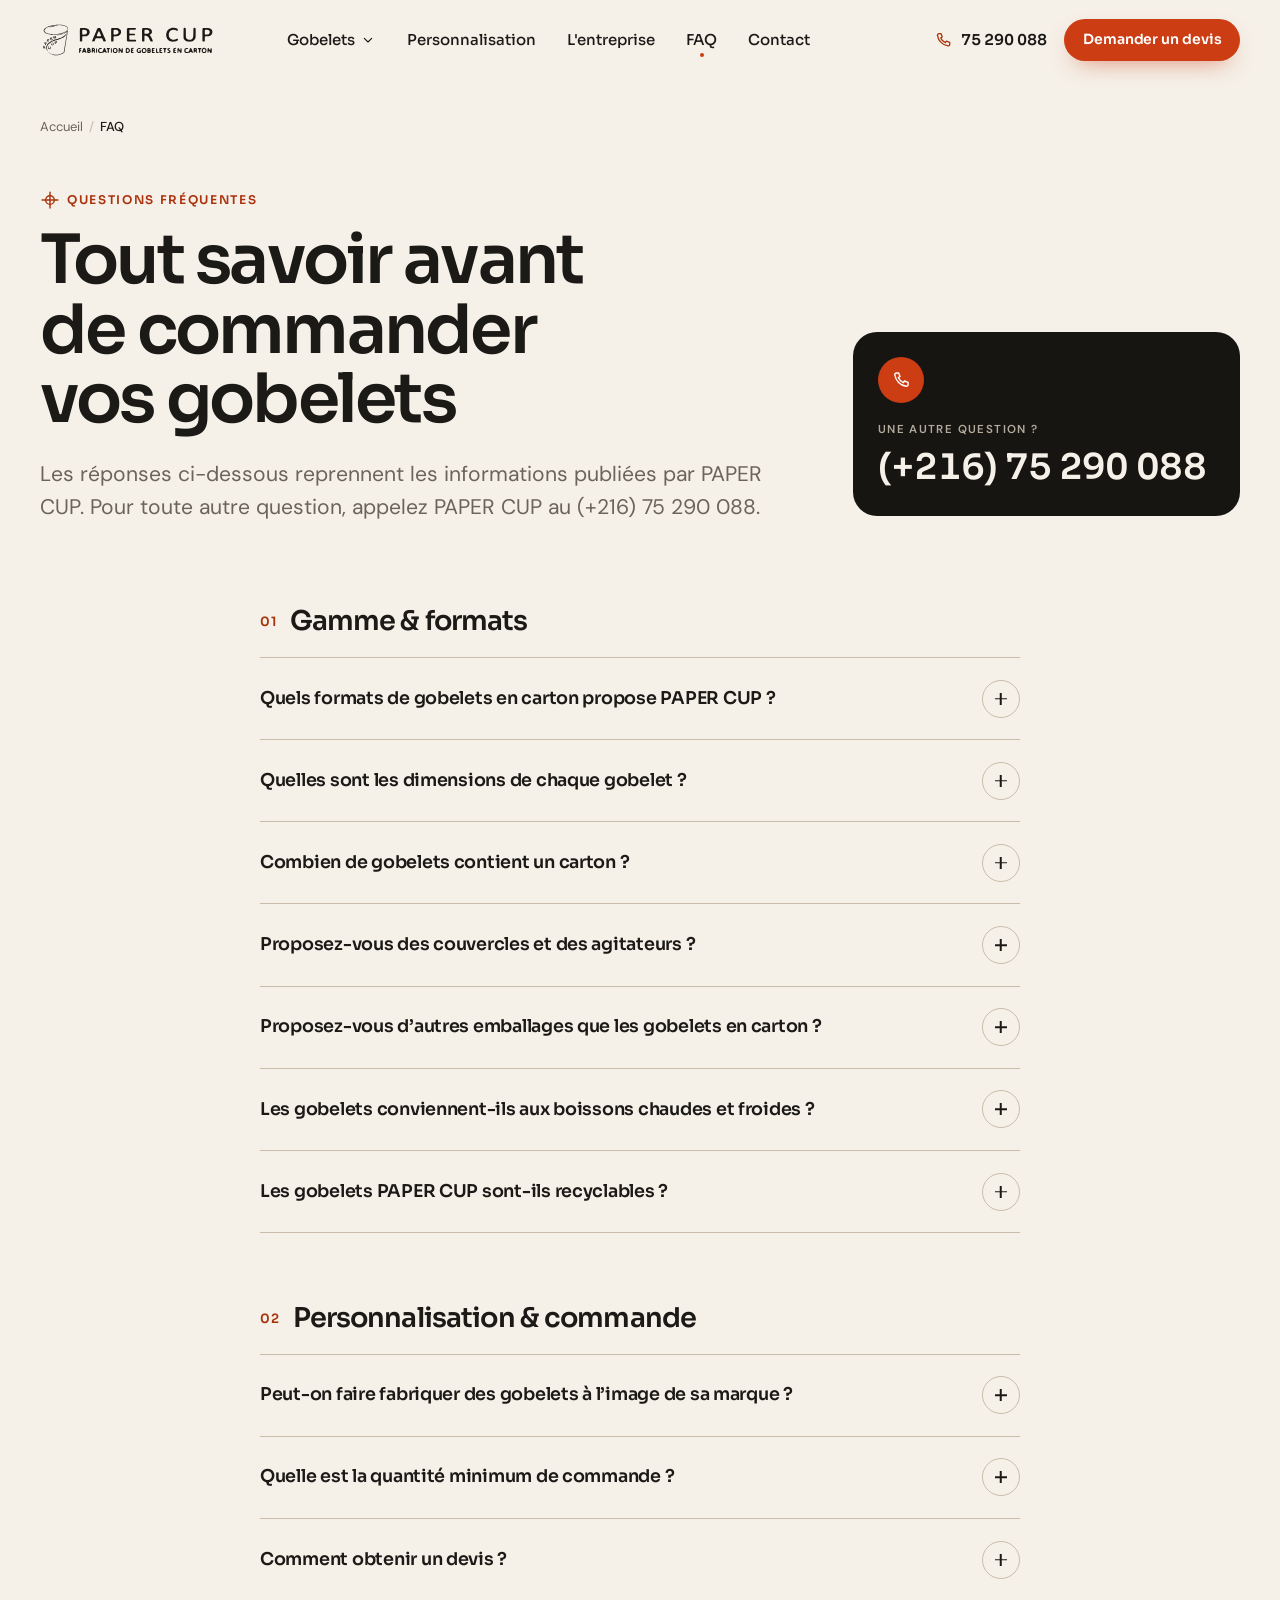
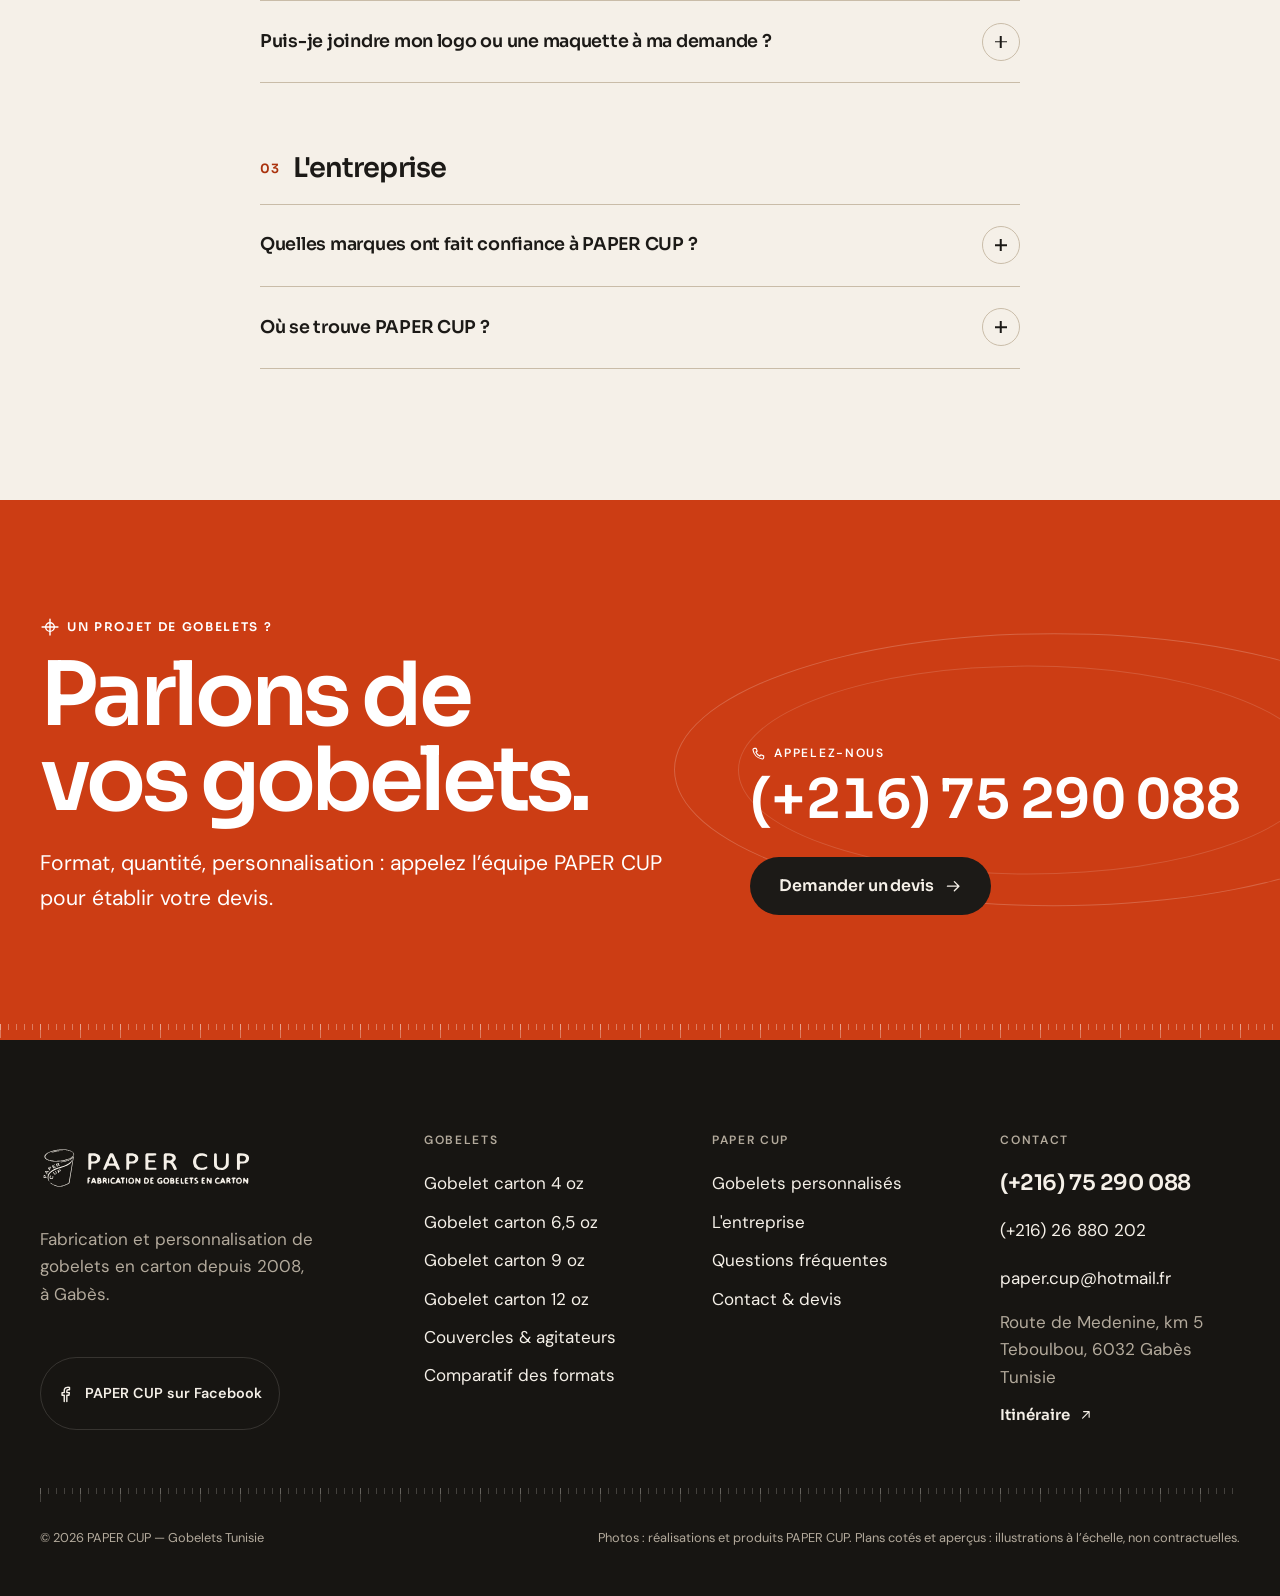
<file: docs/themes/v0/faq.html>
<!doctype html>
<html lang="fr" dir="ltr">
  <head>
    <meta charset="utf-8" />
    <meta name="viewport" content="width=device-width, initial-scale=1, viewport-fit=cover" />
    <title>Questions fréquentes sur nos gobelets en carton | PAPER CUP</title>
    <meta
      name="description"
      content="Formats, dimensions, conditionnement, personnalisation, minimum de commande et devis : les réponses de PAPER CUP, fabricant de gobelets en carton à Gabès."
    />
    <meta name="robots" content="index, follow, max-image-preview:large" />
    <link rel="canonical" href="https://www.papercup.com.tn/faq.html" />
    <meta name="theme-color" content="#F5F0E8" />
    <meta name="format-detection" content="telephone=no" />
    <link rel="preload" href="assets/fonts/sora-latin-wght-normal.woff2" as="font" type="font/woff2" crossorigin />
    <link rel="stylesheet" href="assets/css/theme.bundle.css?v=7b822f45d3" />
    <script>
      document.documentElement.classList.add("js");
    </script>
    <script src="assets/js/theme.bundle.js?v=7b822f45d3" defer></script>
    <link rel="icon" href="assets/images/favicon.svg" type="image/svg+xml" />
    <link rel="icon" href="assets/images/favicon-32.png" sizes="32x32" type="image/png" />
    <link rel="apple-touch-icon" href="assets/images/apple-touch-icon.png" />
    <link rel="manifest" href="site.webmanifest" />
    <meta property="og:type" content="website" />
    <meta property="og:site_name" content="PAPER CUP" />
    <meta property="og:locale" content="fr_TN" />
    <meta property="og:title" content="Questions fréquentes sur nos gobelets en carton | PAPER CUP" />
    <meta
      property="og:description"
      content="Formats, dimensions, conditionnement, personnalisation, minimum de commande et devis : les réponses de PAPER CUP, fabricant de gobelets en carton à Gabès."
    />
    <meta property="og:url" content="https://www.papercup.com.tn/faq.html" />
    <meta property="og:image" content="https://www.papercup.com.tn/assets/images/og-image.jpg" />
    <meta property="og:image:width" content="1200" />
    <meta property="og:image:height" content="630" />
    <meta property="og:image:alt" content="Gobelets en carton PAPER CUP, du 4 au 12 oz, illustrés à l'échelle" />
    <meta name="twitter:card" content="summary_large_image" />
    <meta name="twitter:title" content="Questions fréquentes sur nos gobelets en carton | PAPER CUP" />
    <meta
      name="twitter:description"
      content="Formats, dimensions, conditionnement, personnalisation, minimum de commande et devis : les réponses de PAPER CUP, fabricant de gobelets en carton à Gabès."
    />
    <meta name="twitter:image" content="https://www.papercup.com.tn/assets/images/og-image.jpg" />
    <script type="application/ld+json">
      {
        "@context": "https://schema.org",
        "@graph": [
          {
            "@type": "WebPage",
            "@id": "https://www.papercup.com.tn/faq.html#webpage",
            "url": "https://www.papercup.com.tn/faq.html",
            "name": "Questions fréquentes sur nos gobelets en carton | PAPER CUP",
            "description": "Formats, dimensions, conditionnement, personnalisation, minimum de commande et devis : les réponses de PAPER CUP, fabricant de gobelets en carton à Gabès.",
            "inLanguage": "fr",
            "isPartOf": { "@id": "https://www.papercup.com.tn/#website" },
            "about": { "@id": "https://www.papercup.com.tn/#organization" }
          },
          {
            "@type": "BreadcrumbList",
            "itemListElement": [
              { "@type": "ListItem", "position": 1, "name": "Accueil", "item": "https://www.papercup.com.tn/" },
              { "@type": "ListItem", "position": 2, "name": "FAQ", "item": "https://www.papercup.com.tn/faq.html" }
            ]
          },
          {
            "@type": "FAQPage",
            "mainEntity": [
              {
                "@type": "Question",
                "name": "Quels formats de gobelets en carton propose PAPER CUP ?",
                "acceptedAnswer": {
                  "@type": "Answer",
                  "text": "La gamme compte quatre formats : 4 oz (11,8 cl), 6,5 oz (19,2 cl), 9 oz (25 cl) et 12 oz (33 cl), correspondant aux modèles 4oz-M, 6.5oz-M, 9oz-M et 12oz-M. Ces quatre formats existent en version personnalisée."
                }
              },
              {
                "@type": "Question",
                "name": "Quelles sont les dimensions de chaque gobelet ?",
                "acceptedAnswer": {
                  "@type": "Answer",
                  "text": "4 oz : Ø 62 mm en haut, Ø 46 mm au fond, 62 mm de hauteur. 6,5 oz : Ø 72 mm en haut, Ø 49 mm au fond, 73 mm de hauteur. 9 oz : Ø 78 mm en haut, Ø 56 mm au fond, 94 mm de hauteur. 12 oz : Ø 80 mm en haut, Ø 51 mm au fond, 117 mm de hauteur."
                }
              },
              {
                "@type": "Question",
                "name": "Combien de gobelets contient un carton ?",
                "acceptedAnswer": {
                  "@type": "Answer",
                  "text": "Le gobelet 4 oz est conditionné par cartons de 1 500 pièces. Les formats 6,5 oz, 9 oz et 12 oz sont conditionnés par cartons de 1 000 pièces."
                }
              },
              {
                "@type": "Question",
                "name": "Proposez-vous des couvercles et des agitateurs ?",
                "acceptedAnswer": {
                  "@type": "Answer",
                  "text": "Oui. Des couvercles avec trou sont proposés avec les gobelets de la gamme, ainsi que des agitateurs. Précisez-les dans votre demande de devis."
                }
              },
              {
                "@type": "Question",
                "name": "Proposez-vous d’autres emballages que les gobelets en carton ?",
                "acceptedAnswer": {
                  "@type": "Answer",
                  "text": "Sur sa page Facebook, PAPER CUP présente aussi des gobelets plastique personnalisés (10, 12, 14 et 16 oz), des gobelets transparents personnalisables pour les boissons froides, des gobelets à glace en carton (1 boule de 55 cc, 2 boules de 85 cc), des pochettes personnalisées (tailles 0 à 4) et des papiers plateaux personnalisés. Choisissez « Autre emballage » dans le formulaire de devis et précisez le produit qui vous intéresse."
                }
              },
              {
                "@type": "Question",
                "name": "Les gobelets conviennent-ils aux boissons chaudes et froides ?",
                "acceptedAnswer": {
                  "@type": "Answer",
                  "text": "PAPER CUP présente sa gamme de gobelets en carton pour vos pauses café comme pour vos boissons fraîches. Pour un usage particulier, posez la question à l'équipe au moment de votre demande de devis."
                }
              },
              {
                "@type": "Question",
                "name": "Les gobelets PAPER CUP sont-ils recyclables ?",
                "acceptedAnswer": {
                  "@type": "Answer",
                  "text": "PAPER CUP décrit ses gobelets en carton comme jetables et recyclables. Pour toute question sur les matériaux, contactez directement l'entreprise au (+216) 75 290 088."
                }
              },
              {
                "@type": "Question",
                "name": "Peut-on faire fabriquer des gobelets à l’image de sa marque ?",
                "acceptedAnswer": {
                  "@type": "Answer",
                  "text": "Oui. Depuis 2008, PAPER CUP fabrique des gobelets et des gobelets spéciaux à la marque de ses clients. Les gobelets personnalisés sont disponibles en 4, 6,5, 9 et 12 oz."
                }
              },
              {
                "@type": "Question",
                "name": "Quelle est la quantité minimum de commande ?",
                "acceptedAnswer": {
                  "@type": "Answer",
                  "text": "Les commandes de gobelets personnalisés sont traitées à partir de 5 000 gobelets. Pour les gobelets standard, renseignez-vous auprès de l'équipe au (+216) 75 290 088."
                }
              },
              {
                "@type": "Question",
                "name": "Comment obtenir un devis ?",
                "acceptedAnswer": {
                  "@type": "Answer",
                  "text": "Les tarifs ne sont pas publiés en ligne. Contactez PAPER CUP au (+216) 75 290 088 ou par e-mail à paper.cup@hotmail.fr en précisant le format, la quantité et, pour un gobelet personnalisé, votre visuel. Le formulaire de la page Contact vous aide à rassembler ces informations et permet de joindre votre logo ou votre maquette. PAPER CUP indique aussi un numéro WhatsApp sur sa page Facebook : (+216) 24 749 110."
                }
              },
              {
                "@type": "Question",
                "name": "Puis-je joindre mon logo ou une maquette à ma demande ?",
                "acceptedAnswer": {
                  "@type": "Answer",
                  "text": "Oui, c’est facultatif. Les formulaires « Demande de devis » et « Essayez votre marque » acceptent vos fichiers PNG, JPG, WEBP ou PDF : logo, maquette, image d’inspiration ou document de référence. Le nombre de fichiers et la taille maximale sont indiqués dans le formulaire. Les fichiers envoyés sont conservés dans un espace privé, consultable uniquement par l’équipe PAPER CUP. Si l’envoi direct n’est pas disponible, le formulaire vous l’indique : joignez alors vos fichiers à votre e-mail à paper.cup@hotmail.fr."
                }
              },
              {
                "@type": "Question",
                "name": "Quelles marques ont fait confiance à PAPER CUP ?",
                "acceptedAnswer": {
                  "@type": "Answer",
                  "text": "Le site PAPER CUP présente notamment Mövenpick Hôtel du Lac Tunis, Café Ben Yedder, Brioche Café, Bel Azur Hôtel, Pomme de Pain ou Carthage Land parmi les marques qui lui ont fait confiance."
                }
              },
              {
                "@type": "Question",
                "name": "Où se trouve PAPER CUP ?",
                "acceptedAnswer": {
                  "@type": "Answer",
                  "text": "PAPER CUP est situé Route de Medenine, km 5, à Teboulbou (6032 Gabès), en Tunisie. Téléphone : (+216) 75 290 088 ou (+216) 26 880 202."
                }
              }
            ]
          }
        ]
      }
    </script>
  </head>
  <body class="">
    <svg class="svg-defs" width="0" height="0" aria-hidden="true" focusable="false">
      <defs>
        <linearGradient id="pc-shade" x1="0" x2="1" y1="0" y2="0">
          <stop offset="0" stop-color="#1C1A17" stop-opacity=".22" />
          <stop offset=".12" stop-color="#1C1A17" stop-opacity=".04" />
          <stop offset=".26" stop-color="#FFFFFF" stop-opacity=".42" />
          <stop offset=".4" stop-color="#FFFFFF" stop-opacity="0" />
          <stop offset=".72" stop-color="#1C1A17" stop-opacity=".05" />
          <stop offset="1" stop-color="#1C1A17" stop-opacity=".3" />
        </linearGradient>
        <linearGradient id="pc-inner" x1="0" x2="0" y1="0" y2="1">
          <stop offset="0" stop-color="#C9BDA9" />
          <stop offset=".55" stop-color="#E4DACB" />
          <stop offset="1" stop-color="#F3EDE3" />
        </linearGradient>
        <radialGradient id="pc-shadow">
          <stop offset="0" stop-color="#1C1A17" stop-opacity=".34" />
          <stop offset=".55" stop-color="#1C1A17" stop-opacity=".12" />
          <stop offset="1" stop-color="#1C1A17" stop-opacity="0" />
        </radialGradient>
      </defs>
      <symbol
        id="i-phone"
        viewBox="0 0 24 24"
        fill="none"
        stroke="currentColor"
        stroke-width="1.7"
        stroke-linecap="round"
        stroke-linejoin="round"
      >
        <path
          d="M6.6 3.5h2.6l1.6 4.3-2 1.3a10.6 10.6 0 0 0 6.1 6.1l1.3-2 4.3 1.6v2.6a2.1 2.1 0 0 1-2.2 2.1A16.4 16.4 0 0 1 4.5 5.7a2.1 2.1 0 0 1 2.1-2.2z"
        />
      </symbol>
      <symbol
        id="i-arrow-right"
        viewBox="0 0 24 24"
        fill="none"
        stroke="currentColor"
        stroke-width="1.7"
        stroke-linecap="round"
        stroke-linejoin="round"
      >
        <path d="M4.5 12h15M13.5 6l6 6-6 6" />
      </symbol>
      <symbol
        id="i-arrow-up-right"
        viewBox="0 0 24 24"
        fill="none"
        stroke="currentColor"
        stroke-width="1.7"
        stroke-linecap="round"
        stroke-linejoin="round"
      >
        <path d="M7 17 17 7M8.5 7H17v8.5" />
      </symbol>
      <symbol
        id="i-chevron-down"
        viewBox="0 0 24 24"
        fill="none"
        stroke="currentColor"
        stroke-width="1.7"
        stroke-linecap="round"
        stroke-linejoin="round"
      >
        <path d="m6.5 9.5 5.5 5.5 5.5-5.5" />
      </symbol>
      <symbol
        id="i-menu"
        viewBox="0 0 24 24"
        fill="none"
        stroke="currentColor"
        stroke-width="1.7"
        stroke-linecap="round"
        stroke-linejoin="round"
      >
        <path d="M4 7.5h16M4 12h16M4 16.5h10" />
      </symbol>
      <symbol
        id="i-close"
        viewBox="0 0 24 24"
        fill="none"
        stroke="currentColor"
        stroke-width="1.7"
        stroke-linecap="round"
        stroke-linejoin="round"
      >
        <path d="M6 6l12 12M18 6 6 18" />
      </symbol>
      <symbol
        id="i-map-pin"
        viewBox="0 0 24 24"
        fill="none"
        stroke="currentColor"
        stroke-width="1.7"
        stroke-linecap="round"
        stroke-linejoin="round"
      >
        <path d="M12 21s-6.8-6-6.8-11.2a6.8 6.8 0 0 1 13.6 0C18.8 15 12 21 12 21z" />
        <circle cx="12" cy="9.8" r="2.4" />
      </symbol>
      <symbol
        id="i-facebook"
        viewBox="0 0 24 24"
        fill="none"
        stroke="currentColor"
        stroke-width="1.7"
        stroke-linecap="round"
        stroke-linejoin="round"
      >
        <path
          d="M14.2 21v-7.6h2.6l.4-3.1h-3V8.4c0-.9.3-1.5 1.6-1.5h1.6V4.1a21 21 0 0 0-2.4-.1c-2.3 0-3.9 1.4-3.9 4v2.3H8.5v3.1h2.6V21"
        />
      </symbol>
      <symbol
        id="i-cup-hot"
        viewBox="0 0 24 24"
        fill="none"
        stroke="currentColor"
        stroke-width="1.7"
        stroke-linecap="round"
        stroke-linejoin="round"
      >
        <path d="M5.5 9h13l-1.6 10.8a1.4 1.4 0 0 1-1.4 1.2h-7a1.4 1.4 0 0 1-1.4-1.2z" />
        <path d="M4.5 9h15" />
        <path d="M10 2.8c-.8.8.8 1.7 0 2.6M14 2.8c-.8.8.8 1.7 0 2.6" />
      </symbol>
      <symbol
        id="i-cup-cold"
        viewBox="0 0 24 24"
        fill="none"
        stroke="currentColor"
        stroke-width="1.7"
        stroke-linecap="round"
        stroke-linejoin="round"
      >
        <path d="M5.5 8h13l-1.6 11.8a1.4 1.4 0 0 1-1.4 1.2h-7a1.4 1.4 0 0 1-1.4-1.2z" />
        <path d="M4.5 8h15M13 8l1.6-5.5h3" />
        <path d="M9.5 13.5h2.5v2.5H9.5zM12.8 15.8h2v2h-2z" />
      </symbol>
      <symbol
        id="i-ruler"
        viewBox="0 0 24 24"
        fill="none"
        stroke="currentColor"
        stroke-width="1.7"
        stroke-linecap="round"
        stroke-linejoin="round"
      >
        <path d="m3.5 15.8 12.3-12.3 4.7 4.7L8.2 20.5z" />
        <path d="m7.6 11.7 1.8 1.8M10.4 8.9l1.2 1.2M13.2 6.1l1.8 1.8" />
      </symbol>
      <symbol
        id="i-box"
        viewBox="0 0 24 24"
        fill="none"
        stroke="currentColor"
        stroke-width="1.7"
        stroke-linecap="round"
        stroke-linejoin="round"
      >
        <path d="M3.5 7.6 12 3.4l8.5 4.2v8.8L12 20.6l-8.5-4.2z" />
        <path d="M3.5 7.6 12 11.8l8.5-4.2M12 11.8v8.8" />
      </symbol>
      <symbol
        id="i-palette"
        viewBox="0 0 24 24"
        fill="none"
        stroke="currentColor"
        stroke-width="1.7"
        stroke-linecap="round"
        stroke-linejoin="round"
      >
        <path
          d="M12 3.4a8.6 8.6 0 1 0 0 17.2c1 0 1.5-.6 1.5-1.4 0-.4-.2-.8-.5-1.1a1.5 1.5 0 0 1 1.1-2.5h1.8a4.7 4.7 0 0 0 4.7-4.7c0-4.2-3.8-7.5-8.6-7.5z"
        />
        <circle cx="7.7" cy="11.2" r="1" />
        <circle cx="10.2" cy="7.6" r="1" />
        <circle cx="14.6" cy="7.8" r="1" />
      </symbol>
      <symbol
        id="i-check"
        viewBox="0 0 24 24"
        fill="none"
        stroke="currentColor"
        stroke-width="1.7"
        stroke-linecap="round"
        stroke-linejoin="round"
      >
        <path d="m5 12.5 4.6 4.5L19 7.5" />
      </symbol>
      <symbol
        id="i-plus"
        viewBox="0 0 24 24"
        fill="none"
        stroke="currentColor"
        stroke-width="1.7"
        stroke-linecap="round"
        stroke-linejoin="round"
      >
        <path d="M12 5.5v13M5.5 12h13" />
      </symbol>
      <symbol
        id="i-minus"
        viewBox="0 0 24 24"
        fill="none"
        stroke="currentColor"
        stroke-width="1.7"
        stroke-linecap="round"
        stroke-linejoin="round"
      >
        <path d="M5.5 12h13" />
      </symbol>
      <symbol
        id="i-copy"
        viewBox="0 0 24 24"
        fill="none"
        stroke="currentColor"
        stroke-width="1.7"
        stroke-linecap="round"
        stroke-linejoin="round"
      >
        <rect x="8.5" y="8.5" width="11" height="11" rx="2" />
        <path d="M15.5 8.5V6.4a1.9 1.9 0 0 0-1.9-1.9H6.4a1.9 1.9 0 0 0-1.9 1.9v7.2a1.9 1.9 0 0 0 1.9 1.9h2.1" />
      </symbol>
      <symbol
        id="i-factory"
        viewBox="0 0 24 24"
        fill="none"
        stroke="currentColor"
        stroke-width="1.7"
        stroke-linecap="round"
        stroke-linejoin="round"
      >
        <path d="M3.5 20.5V10l5 3v-3l5 3V6.5l7-3v17z" />
        <path d="M7 17h1.5M11.5 17H13M16 17h1.5" />
      </symbol>
      <symbol
        id="i-calendar"
        viewBox="0 0 24 24"
        fill="none"
        stroke="currentColor"
        stroke-width="1.7"
        stroke-linecap="round"
        stroke-linejoin="round"
      >
        <rect x="4" y="5" width="16" height="15.5" rx="2" />
        <path d="M4 9.5h16M8.5 3v4M15.5 3v4" />
      </symbol>
      <symbol
        id="i-leaf"
        viewBox="0 0 24 24"
        fill="none"
        stroke="currentColor"
        stroke-width="1.7"
        stroke-linecap="round"
        stroke-linejoin="round"
      >
        <path d="M5.5 19C5.5 10.6 10.3 5.6 19.5 4.5c-.7 9.9-5.7 14.8-13.6 14.6z" />
        <path d="M5.5 19c2.6-3.9 5.6-6.4 9-7.8" />
      </symbol>
      <symbol
        id="i-layers"
        viewBox="0 0 24 24"
        fill="none"
        stroke="currentColor"
        stroke-width="1.7"
        stroke-linecap="round"
        stroke-linejoin="round"
      >
        <path d="m12 3.5 8.5 4.3L12 12 3.5 7.8z" />
        <path d="m3.5 12 8.5 4.2 8.5-4.2M3.5 16.2l8.5 4.3 8.5-4.3" />
      </symbol>
      <symbol
        id="i-clipboard"
        viewBox="0 0 24 24"
        fill="none"
        stroke="currentColor"
        stroke-width="1.7"
        stroke-linecap="round"
        stroke-linejoin="round"
      >
        <rect x="5" y="4.5" width="14" height="16" rx="2" />
        <path d="M9 4.5V3.6c0-.3.3-.6.6-.6h4.8c.3 0 .6.3.6.6v.9M8.5 10h7M8.5 13.5h7M8.5 17h4" />
      </symbol>
      <symbol
        id="i-register"
        viewBox="0 0 24 24"
        fill="none"
        stroke="currentColor"
        stroke-width="1.7"
        stroke-linecap="round"
        stroke-linejoin="round"
      >
        <circle cx="12" cy="12" r="5.2" />
        <path d="M12 2.5v19M2.5 12h19" />
      </symbol>
      <symbol
        id="i-info"
        viewBox="0 0 24 24"
        fill="none"
        stroke="currentColor"
        stroke-width="1.7"
        stroke-linecap="round"
        stroke-linejoin="round"
      >
        <circle cx="12" cy="12" r="8.5" />
        <path d="M12 11v5.5M12 7.6v.2" />
      </symbol>
      <symbol
        id="i-mail"
        viewBox="0 0 24 24"
        fill="none"
        stroke="currentColor"
        stroke-width="1.7"
        stroke-linecap="round"
        stroke-linejoin="round"
      >
        <rect x="3.5" y="5.5" width="17" height="13" rx="2" />
        <path d="m4 7 8 6 8-6" />
      </symbol>
      <symbol
        id="i-printer"
        viewBox="0 0 24 24"
        fill="none"
        stroke="currentColor"
        stroke-width="1.7"
        stroke-linecap="round"
        stroke-linejoin="round"
      >
        <path d="M7 9V3.5h10V9" />
        <rect x="3.5" y="9" width="17" height="7.5" rx="2" />
        <path d="M7 14h10v6.5H7z" />
      </symbol>
      <symbol
        id="i-alert"
        viewBox="0 0 24 24"
        fill="none"
        stroke="currentColor"
        stroke-width="1.7"
        stroke-linecap="round"
        stroke-linejoin="round"
      >
        <path d="M12 4 21 19.5H3z" />
        <path d="M12 10v4.5M12 17.2v.2" />
      </symbol>
      <symbol
        id="i-paperclip"
        viewBox="0 0 24 24"
        fill="none"
        stroke="currentColor"
        stroke-width="1.7"
        stroke-linecap="round"
        stroke-linejoin="round"
      >
        <path
          d="m19.2 11.6-7.4 7.4a4.8 4.8 0 0 1-6.8-6.8l7.9-7.9a3.2 3.2 0 0 1 4.5 4.5l-7.9 7.9a1.6 1.6 0 0 1-2.3-2.3l7.2-7.2"
        />
      </symbol>
      <symbol
        id="i-upload"
        viewBox="0 0 24 24"
        fill="none"
        stroke="currentColor"
        stroke-width="1.7"
        stroke-linecap="round"
        stroke-linejoin="round"
      >
        <path d="M12 15.5V4.5M7.5 9 12 4.5 16.5 9" />
        <path d="M4.5 14.5v3.7a2.3 2.3 0 0 0 2.3 2.3h10.4a2.3 2.3 0 0 0 2.3-2.3v-3.7" />
      </symbol>
      <symbol
        id="i-file"
        viewBox="0 0 24 24"
        fill="none"
        stroke="currentColor"
        stroke-width="1.7"
        stroke-linecap="round"
        stroke-linejoin="round"
      >
        <path d="M13.5 3.5H7.2a1.7 1.7 0 0 0-1.7 1.7v13.6a1.7 1.7 0 0 0 1.7 1.7h9.6a1.7 1.7 0 0 0 1.7-1.7V8.5z" />
        <path d="M13.5 3.5v5h5" />
      </symbol>
      <symbol
        id="i-ice-cream"
        viewBox="0 0 24 24"
        fill="none"
        stroke="currentColor"
        stroke-width="1.7"
        stroke-linecap="round"
        stroke-linejoin="round"
      >
        <path d="M6.8 11.5h10.4l-1.5 8.1a1.4 1.4 0 0 1-1.4 1.1H9.7a1.4 1.4 0 0 1-1.4-1.1z" />
        <path d="M7.8 11.5a4.2 4.2 0 0 1 8.4 0" />
        <path d="M12 7.3V5.5" />
      </symbol>
      <symbol
        id="i-bag"
        viewBox="0 0 24 24"
        fill="none"
        stroke="currentColor"
        stroke-width="1.7"
        stroke-linecap="round"
        stroke-linejoin="round"
      >
        <path d="M6.5 4h11l1 16.5h-13z" />
        <path d="M9.5 4v1.8a2.5 2.5 0 0 0 5 0V4" />
      </symbol>
      <symbol
        id="i-tray"
        viewBox="0 0 24 24"
        fill="none"
        stroke="currentColor"
        stroke-width="1.7"
        stroke-linecap="round"
        stroke-linejoin="round"
      >
        <rect x="3.5" y="5.5" width="17" height="13" rx="1.6" />
        <path d="M7 9.5h5.5M7 12.5h10M7 15.5h7.5" />
      </symbol>
      <symbol
        id="i-chat"
        viewBox="0 0 24 24"
        fill="none"
        stroke="currentColor"
        stroke-width="1.7"
        stroke-linecap="round"
        stroke-linejoin="round"
      >
        <path d="M5.2 19.4 6.3 16A7.6 7.6 0 1 1 9 18.6z" />
        <path d="M9.3 9.6c.3 2.4 2 4.2 4.6 4.8l.9-1.2 1.7.8-.4 1.4c-3.6.3-7.3-3.4-7.2-7l1.4-.4.8 1.7z" />
      </symbol>
      <symbol
        id="i-trash"
        viewBox="0 0 24 24"
        fill="none"
        stroke="currentColor"
        stroke-width="1.7"
        stroke-linecap="round"
        stroke-linejoin="round"
      >
        <path
          d="M4.5 7h15M9.5 7V4.8c0-.4.3-.8.8-.8h3.4c.5 0 .8.4.8.8V7M6.5 7l.9 12.2a1.5 1.5 0 0 0 1.5 1.3h6.2a1.5 1.5 0 0 0 1.5-1.3L17.5 7"
        />
        <path d="M10.2 11v5.5M13.8 11v5.5" />
      </symbol>
    </svg>
    <a class="skip-link" href="#contenu">Aller au contenu</a>
    <header class="site-header" data-header>
      <div class="container site-header__inner">
        <a class="brand" href="index.html">
          <img
            class="brand__logo"
            src="assets/images/brand/logo-papercup.svg"
            width="230"
            height="50"
            alt="PAPER CUP, fabrication de gobelets en carton — accueil"
          />
        </a>
        <nav class="nav" aria-label="Navigation principale">
          <ul class="nav__list" role="list">
            <li class="nav__item--mega" data-mega>
              <button
                class="nav__link nav__trigger"
                type="button"
                aria-expanded="false"
                aria-controls="mega-gobelets"
                data-mega-trigger
              >
                Gobelets
                <svg class="icon nav__chevron" width="24" height="24" aria-hidden="true" focusable="false">
                  <use href="#i-chevron-down" />
                </svg>
              </button>
              <div class="mega" id="mega-gobelets" data-mega-panel hidden>
                <div class="mega__inner">
                  <div class="mega__intro">
                    <p class="eyebrow">La gamme</p>
                    <p class="mega__title">Quatre formats de gobelets en carton, standard ou personnalisés.</p>
                    <a class="link-arrow" href="produits.html"
                      >Voir toute la gamme
                      <svg class="icon" width="24" height="24" aria-hidden="true" focusable="false">
                        <use href="#i-arrow-right" /></svg
                    ></a>
                    <a class="link-arrow" href="produits.html#comparatif"
                      >Comparer les formats
                      <svg class="icon" width="24" height="24" aria-hidden="true" focusable="false">
                        <use href="#i-arrow-right" /></svg
                    ></a>
                    <a class="link-arrow" href="produits.html#accessoires"
                      >Couvercles &amp; agitateurs
                      <svg class="icon" width="24" height="24" aria-hidden="true" focusable="false">
                        <use href="#i-arrow-right" /></svg
                    ></a>
                  </div>
                  <ul class="mega__list" role="list">
                    <li>
                      <a class="mega__item" href="produits/gobelet-carton-4-oz.html">
                        <span class="mega__cup"
                          ><svg
                            class="cup cup--plain"
                            viewBox="0 0 50.44 100.71"
                            width="50.44"
                            height="100.71"
                            aria-hidden="true"
                            focusable="false"
                          >
                            <ellipse
                              class="cup__shadow"
                              cx="25.22"
                              cy="84.76"
                              rx="30.96"
                              ry="7.64"
                              fill="url(#pc-shadow)"
                            />
                            <clipPath id="cl-mm-4oz">
                              <path
                                d="M6 45.32L10.96 83.76A14.26 2.42 0 0 0 39.48 83.76L44.44 45.32A19.22 3.27 0 0 1 6 45.32Z"
                              />
                            </clipPath>
                            <g class="cup__body">
                              <path
                                d="M6 45.32L10.96 83.76A14.26 2.42 0 0 0 39.48 83.76L44.44 45.32A19.22 3.27 0 0 1 6 45.32Z"
                                fill="#FBF8F2"
                              />
                              <g clip-path="url(#cl-mm-4oz)">
                                <rect x="4" y="42.05" width="42.44" height="46.13" fill="url(#pc-shade)" />
                              </g>
                              <path
                                d="M6 45.32L10.96 83.76A14.26 2.42 0 0 0 39.48 83.76L44.44 45.32A19.22 3.27 0 0 1 6 45.32Z"
                                fill="none"
                                stroke="rgba(28,26,23,.16)"
                                stroke-width="1"
                              />
                            </g>
                            <ellipse
                              class="cup__inner"
                              cx="25.22"
                              cy="45.32"
                              rx="19.22"
                              ry="3.27"
                              fill="url(#pc-inner)"
                            />
                            <ellipse
                              cx="25.22"
                              cy="45.32"
                              rx="19.22"
                              ry="3.27"
                              fill="none"
                              stroke="#FFFDF9"
                              stroke-width="2.2"
                            />
                            <ellipse
                              cx="25.22"
                              cy="45.32"
                              rx="20.32"
                              ry="4.37"
                              fill="none"
                              stroke="rgba(28,26,23,.22)"
                              stroke-width=".8"
                            /></svg
                        ></span>
                        <span class="mega__text"><strong>4 oz</strong><span>11,8 cl · 62 mm</span></span>
                      </a>
                    </li>
                    <li>
                      <a class="mega__item" href="produits/gobelet-carton-6-5-oz.html">
                        <span class="mega__cup"
                          ><svg
                            class="cup cup--plain"
                            viewBox="0 0 56.64 100.71"
                            width="56.64"
                            height="100.71"
                            aria-hidden="true"
                            focusable="false"
                          >
                            <ellipse
                              class="cup__shadow"
                              cx="28.32"
                              cy="84.76"
                              rx="32.58"
                              ry="7.87"
                              fill="url(#pc-shadow)"
                            />
                            <clipPath id="cl-mm-6-5oz">
                              <path
                                d="M6 38.5L13.13 83.76A15.19 2.58 0 0 0 43.51 83.76L50.64 38.5A22.32 3.79 0 0 1 6 38.5Z"
                              />
                            </clipPath>
                            <g class="cup__body">
                              <path
                                d="M6 38.5L13.13 83.76A15.19 2.58 0 0 0 43.51 83.76L50.64 38.5A22.32 3.79 0 0 1 6 38.5Z"
                                fill="#FBF8F2"
                              />
                              <g clip-path="url(#cl-mm-6-5oz)">
                                <rect x="4" y="34.71" width="48.64" height="53.64" fill="url(#pc-shade)" />
                              </g>
                              <path
                                d="M6 38.5L13.13 83.76A15.19 2.58 0 0 0 43.51 83.76L50.64 38.5A22.32 3.79 0 0 1 6 38.5Z"
                                fill="none"
                                stroke="rgba(28,26,23,.16)"
                                stroke-width="1"
                              />
                            </g>
                            <ellipse
                              class="cup__inner"
                              cx="28.32"
                              cy="38.5"
                              rx="22.32"
                              ry="3.79"
                              fill="url(#pc-inner)"
                            />
                            <ellipse
                              cx="28.32"
                              cy="38.5"
                              rx="22.32"
                              ry="3.79"
                              fill="none"
                              stroke="#FFFDF9"
                              stroke-width="2.2"
                            />
                            <ellipse
                              cx="28.32"
                              cy="38.5"
                              rx="23.42"
                              ry="4.89"
                              fill="none"
                              stroke="rgba(28,26,23,.22)"
                              stroke-width=".8"
                            /></svg
                        ></span>
                        <span class="mega__text"><strong>6,5 oz</strong><span>19,2 cl · 73 mm</span></span>
                      </a>
                    </li>
                    <li>
                      <a class="mega__item" href="produits/gobelet-carton-9-oz.html">
                        <span class="mega__cup"
                          ><svg
                            class="cup cup--plain"
                            viewBox="0 0 60.36 100.71"
                            width="60.36"
                            height="100.71"
                            aria-hidden="true"
                            focusable="false"
                          >
                            <ellipse
                              class="cup__shadow"
                              cx="30.18"
                              cy="84.76"
                              rx="36.38"
                              ry="8.43"
                              fill="url(#pc-shadow)"
                            />
                            <clipPath id="cl-mm-9oz">
                              <path
                                d="M6 25.48L12.82 83.76A17.36 2.95 0 0 0 47.54 83.76L54.36 25.48A24.18 4.11 0 0 1 6 25.48Z"
                              />
                            </clipPath>
                            <g class="cup__body">
                              <path
                                d="M6 25.48L12.82 83.76A17.36 2.95 0 0 0 47.54 83.76L54.36 25.48A24.18 4.11 0 0 1 6 25.48Z"
                                fill="#FBF8F2"
                              />
                              <g clip-path="url(#cl-mm-9oz)">
                                <rect x="4" y="21.37" width="52.36" height="67.34" fill="url(#pc-shade)" />
                              </g>
                              <path
                                d="M6 25.48L12.82 83.76A17.36 2.95 0 0 0 47.54 83.76L54.36 25.48A24.18 4.11 0 0 1 6 25.48Z"
                                fill="none"
                                stroke="rgba(28,26,23,.16)"
                                stroke-width="1"
                              />
                            </g>
                            <ellipse
                              class="cup__inner"
                              cx="30.18"
                              cy="25.48"
                              rx="24.18"
                              ry="4.11"
                              fill="url(#pc-inner)"
                            />
                            <ellipse
                              cx="30.18"
                              cy="25.48"
                              rx="24.18"
                              ry="4.11"
                              fill="none"
                              stroke="#FFFDF9"
                              stroke-width="2.2"
                            />
                            <ellipse
                              cx="30.18"
                              cy="25.48"
                              rx="25.28"
                              ry="5.21"
                              fill="none"
                              stroke="rgba(28,26,23,.22)"
                              stroke-width=".8"
                            /></svg
                        ></span>
                        <span class="mega__text"><strong>9 oz</strong><span>25 cl · 94 mm</span></span>
                      </a>
                    </li>
                    <li>
                      <a class="mega__item" href="produits/gobelet-carton-12-oz.html">
                        <span class="mega__cup"
                          ><svg
                            class="cup cup--plain"
                            viewBox="0 0 61.6 100.71"
                            width="61.6"
                            height="100.71"
                            aria-hidden="true"
                            focusable="false"
                          >
                            <ellipse
                              class="cup__shadow"
                              cx="30.8"
                              cy="84.76"
                              rx="33.67"
                              ry="8.03"
                              fill="url(#pc-shadow)"
                            />
                            <clipPath id="cl-mm-12oz">
                              <path
                                d="M6 11.22L14.99 83.76A15.81 2.69 0 0 0 46.61 83.76L55.6 11.22A24.8 4.22 0 0 1 6 11.22Z"
                              />
                            </clipPath>
                            <g class="cup__body">
                              <path
                                d="M6 11.22L14.99 83.76A15.81 2.69 0 0 0 46.61 83.76L55.6 11.22A24.8 4.22 0 0 1 6 11.22Z"
                                fill="#FBF8F2"
                              />
                              <g clip-path="url(#cl-mm-12oz)">
                                <rect x="4" y="7" width="53.6" height="81.44" fill="url(#pc-shade)" />
                              </g>
                              <path
                                d="M6 11.22L14.99 83.76A15.81 2.69 0 0 0 46.61 83.76L55.6 11.22A24.8 4.22 0 0 1 6 11.22Z"
                                fill="none"
                                stroke="rgba(28,26,23,.16)"
                                stroke-width="1"
                              />
                            </g>
                            <ellipse
                              class="cup__inner"
                              cx="30.8"
                              cy="11.22"
                              rx="24.8"
                              ry="4.22"
                              fill="url(#pc-inner)"
                            />
                            <ellipse
                              cx="30.8"
                              cy="11.22"
                              rx="24.8"
                              ry="4.22"
                              fill="none"
                              stroke="#FFFDF9"
                              stroke-width="2.2"
                            />
                            <ellipse
                              cx="30.8"
                              cy="11.22"
                              rx="25.9"
                              ry="5.32"
                              fill="none"
                              stroke="rgba(28,26,23,.22)"
                              stroke-width=".8"
                            /></svg
                        ></span>
                        <span class="mega__text"><strong>12 oz</strong><span>33 cl · 117 mm</span></span>
                      </a>
                    </li>
                  </ul>
                </div>
              </div>
            </li>
            <li><a class="nav__link" href="personnalisation.html">Personnalisation</a></li>
            <li><a class="nav__link" href="entreprise.html">L'entreprise</a></li>
            <li><a class="nav__link" href="faq.html" aria-current="page">FAQ</a></li>
            <li><a class="nav__link" href="contact.html">Contact</a></li>
          </ul>
        </nav>
        <div class="site-header__actions">
          <a class="header-phone" href="tel:+21675290088" aria-label="Appeler PAPER CUP au (+216) 75 290 088"
            ><svg class="icon" width="24" height="24" aria-hidden="true" focusable="false"><use href="#i-phone" /></svg
            ><span>75 290 088</span></a
          >
          <a class="btn btn--accent btn--sm header-cta" href="contact.html#devis">Demander un devis</a>
          <button class="menu-toggle" type="button" aria-expanded="false" aria-controls="menu-mobile" data-menu-toggle>
            <span class="menu-toggle__bars" aria-hidden="true"><span></span><span></span><span></span></span>
            <span class="visually-hidden" data-menu-label>Ouvrir le menu</span>
          </button>
        </div>
      </div>
    </header>
    <div class="mobile-menu" id="menu-mobile" data-menu hidden>
      <div class="mobile-menu__inner">
        <nav aria-label="Navigation mobile">
          <p class="mobile-menu__label">Gobelets</p>
          <ul class="mobile-menu__formats" role="list">
            <li>
              <a href="produits/gobelet-carton-4-oz.html"
                ><span class="mobile-menu__cup"
                  ><svg
                    class="cup cup--plain"
                    viewBox="0 0 43 85.28"
                    width="43"
                    height="85.28"
                    aria-hidden="true"
                    focusable="false"
                  >
                    <ellipse class="cup__shadow" cx="21.5" cy="69.9" rx="26.13" ry="6.93" fill="url(#pc-shadow)" />
                    <clipPath id="cl-mo-4oz">
                      <path d="M6 37.9L10 68.9A11.5 1.96 0 0 0 33 68.9L37 37.9A15.5 2.64 0 0 1 6 37.9Z" />
                    </clipPath>
                    <g class="cup__body">
                      <path
                        d="M6 37.9L10 68.9A11.5 1.96 0 0 0 33 68.9L37 37.9A15.5 2.64 0 0 1 6 37.9Z"
                        fill="#FBF8F2"
                      />
                      <g clip-path="url(#cl-mo-4oz)">
                        <rect x="4" y="35.27" width="35" height="37.59" fill="url(#pc-shade)" />
                      </g>
                      <path
                        d="M6 37.9L10 68.9A11.5 1.96 0 0 0 33 68.9L37 37.9A15.5 2.64 0 0 1 6 37.9Z"
                        fill="none"
                        stroke="rgba(28,26,23,.16)"
                        stroke-width="1"
                      />
                    </g>
                    <ellipse class="cup__inner" cx="21.5" cy="37.9" rx="15.5" ry="2.64" fill="url(#pc-inner)" />
                    <ellipse cx="21.5" cy="37.9" rx="15.5" ry="2.64" fill="none" stroke="#FFFDF9" stroke-width="2.2" />
                    <ellipse
                      cx="21.5"
                      cy="37.9"
                      rx="16.6"
                      ry="3.74"
                      fill="none"
                      stroke="rgba(28,26,23,.22)"
                      stroke-width=".8"
                    /></svg></span
                >4 oz</a
              >
            </li>
            <li>
              <a href="produits/gobelet-carton-6-5-oz.html"
                ><span class="mobile-menu__cup"
                  ><svg
                    class="cup cup--plain"
                    viewBox="0 0 48 85.28"
                    width="48"
                    height="85.28"
                    aria-hidden="true"
                    focusable="false"
                  >
                    <ellipse class="cup__shadow" cx="24" cy="69.9" rx="27.44" ry="7.12" fill="url(#pc-shadow)" />
                    <clipPath id="cl-mo-6-5oz">
                      <path d="M6 32.4L11.75 68.9A12.25 2.08 0 0 0 36.25 68.9L42 32.4A18 3.06 0 0 1 6 32.4Z" />
                    </clipPath>
                    <g class="cup__body">
                      <path
                        d="M6 32.4L11.75 68.9A12.25 2.08 0 0 0 36.25 68.9L42 32.4A18 3.06 0 0 1 6 32.4Z"
                        fill="#FBF8F2"
                      />
                      <g clip-path="url(#cl-mo-6-5oz)">
                        <rect x="4" y="29.34" width="40" height="43.64" fill="url(#pc-shade)" />
                      </g>
                      <path
                        d="M6 32.4L11.75 68.9A12.25 2.08 0 0 0 36.25 68.9L42 32.4A18 3.06 0 0 1 6 32.4Z"
                        fill="none"
                        stroke="rgba(28,26,23,.16)"
                        stroke-width="1"
                      />
                    </g>
                    <ellipse class="cup__inner" cx="24" cy="32.4" rx="18" ry="3.06" fill="url(#pc-inner)" />
                    <ellipse cx="24" cy="32.4" rx="18" ry="3.06" fill="none" stroke="#FFFDF9" stroke-width="2.2" />
                    <ellipse
                      cx="24"
                      cy="32.4"
                      rx="19.1"
                      ry="4.16"
                      fill="none"
                      stroke="rgba(28,26,23,.22)"
                      stroke-width=".8"
                    /></svg></span
                >6,5 oz</a
              >
            </li>
            <li>
              <a href="produits/gobelet-carton-9-oz.html"
                ><span class="mobile-menu__cup"
                  ><svg
                    class="cup cup--plain"
                    viewBox="0 0 51 85.28"
                    width="51"
                    height="85.28"
                    aria-hidden="true"
                    focusable="false"
                  >
                    <ellipse class="cup__shadow" cx="25.5" cy="69.9" rx="30.5" ry="7.57" fill="url(#pc-shadow)" />
                    <clipPath id="cl-mo-9oz">
                      <path d="M6 21.9L11.5 68.9A14 2.38 0 0 0 39.5 68.9L45 21.9A19.5 3.32 0 0 1 6 21.9Z" />
                    </clipPath>
                    <g class="cup__body">
                      <path
                        d="M6 21.9L11.5 68.9A14 2.38 0 0 0 39.5 68.9L45 21.9A19.5 3.32 0 0 1 6 21.9Z"
                        fill="#FBF8F2"
                      />
                      <g clip-path="url(#cl-mo-9oz)">
                        <rect x="4" y="18.59" width="43" height="54.7" fill="url(#pc-shade)" />
                      </g>
                      <path
                        d="M6 21.9L11.5 68.9A14 2.38 0 0 0 39.5 68.9L45 21.9A19.5 3.32 0 0 1 6 21.9Z"
                        fill="none"
                        stroke="rgba(28,26,23,.16)"
                        stroke-width="1"
                      />
                    </g>
                    <ellipse class="cup__inner" cx="25.5" cy="21.9" rx="19.5" ry="3.32" fill="url(#pc-inner)" />
                    <ellipse cx="25.5" cy="21.9" rx="19.5" ry="3.32" fill="none" stroke="#FFFDF9" stroke-width="2.2" />
                    <ellipse
                      cx="25.5"
                      cy="21.9"
                      rx="20.6"
                      ry="4.42"
                      fill="none"
                      stroke="rgba(28,26,23,.22)"
                      stroke-width=".8"
                    /></svg></span
                >9 oz</a
              >
            </li>
            <li>
              <a href="produits/gobelet-carton-12-oz.html"
                ><span class="mobile-menu__cup"
                  ><svg
                    class="cup cup--plain"
                    viewBox="0 0 52 85.28"
                    width="52"
                    height="85.28"
                    aria-hidden="true"
                    focusable="false"
                  >
                    <ellipse class="cup__shadow" cx="26" cy="69.9" rx="28.31" ry="7.25" fill="url(#pc-shadow)" />
                    <clipPath id="cl-mo-12oz">
                      <path d="M6 10.4L13.25 68.9A12.75 2.17 0 0 0 38.75 68.9L46 10.4A20 3.4 0 0 1 6 10.4Z" />
                    </clipPath>
                    <g class="cup__body">
                      <path
                        d="M6 10.4L13.25 68.9A12.75 2.17 0 0 0 38.75 68.9L46 10.4A20 3.4 0 0 1 6 10.4Z"
                        fill="#FBF8F2"
                      />
                      <g clip-path="url(#cl-mo-12oz)">
                        <rect x="4" y="7" width="44" height="66.07" fill="url(#pc-shade)" />
                      </g>
                      <path
                        d="M6 10.4L13.25 68.9A12.75 2.17 0 0 0 38.75 68.9L46 10.4A20 3.4 0 0 1 6 10.4Z"
                        fill="none"
                        stroke="rgba(28,26,23,.16)"
                        stroke-width="1"
                      />
                    </g>
                    <ellipse class="cup__inner" cx="26" cy="10.4" rx="20" ry="3.4" fill="url(#pc-inner)" />
                    <ellipse cx="26" cy="10.4" rx="20" ry="3.4" fill="none" stroke="#FFFDF9" stroke-width="2.2" />
                    <ellipse
                      cx="26"
                      cy="10.4"
                      rx="21.1"
                      ry="4.5"
                      fill="none"
                      stroke="rgba(28,26,23,.22)"
                      stroke-width=".8"
                    /></svg></span
                >12 oz</a
              >
            </li>
          </ul>
          <ul class="mobile-menu__links" role="list">
            <li><a href="index.html">Accueil</a></li>
            <li><a href="produits.html">Toute la gamme</a></li>
            <li><a href="produits.html#accessoires">Couvercles &amp; agitateurs</a></li>
            <li><a href="personnalisation.html">Personnalisation</a></li>
            <li><a href="entreprise.html">L'entreprise</a></li>
            <li><a href="faq.html" aria-current="page">FAQ</a></li>
            <li><a href="contact.html">Contact</a></li>
          </ul>
        </nav>
        <div class="mobile-menu__contact">
          <a class="btn btn--accent btn--lg btn--block" href="contact.html#devis"
            >Demander un devis
            <svg class="icon" width="24" height="24" aria-hidden="true" focusable="false">
              <use href="#i-arrow-right" /></svg
          ></a>
          <a class="btn btn--outline btn--lg btn--block" href="tel:+21675290088"
            ><svg class="icon" width="24" height="24" aria-hidden="true" focusable="false"><use href="#i-phone" /></svg>
            (+216) 75 290 088</a
          >
          <a class="btn btn--ghost btn--block" href="mailto:paper.cup@hotmail.fr">paper.cup@hotmail.fr</a>
          <p class="mobile-menu__address">
            <svg class="icon" width="24" height="24" aria-hidden="true" focusable="false">
              <use href="#i-map-pin" />
            </svg>
            Route de Medenine, km 5, Teboulbou, 6032 Gabès, Tunisie
          </p>
        </div>
      </div>
    </div>
    <main id="contenu" tabindex="-1">
      <section class="page-hero" aria-labelledby="page-title">
        <div class="container">
          <nav class="breadcrumb" aria-label="Fil d'Ariane">
            <ol role="list">
              <li><a href="index.html">Accueil</a></li>
              <li><span aria-current="page">FAQ</span></li>
            </ol>
          </nav>
          <div class="page-hero__grid">
            <div class="page-hero__content">
              <p class="eyebrow" data-hero-item>
                <svg class="icon eyebrow__icon" width="24" height="24" aria-hidden="true" focusable="false">
                  <use href="#i-register" /></svg
                >Questions fréquentes
              </p>
              <h1 id="page-title" class="page-hero__title" data-hero-item>
                Tout savoir avant de commander vos gobelets
              </h1>
              <p class="lead" data-hero-item>
                Les réponses ci-dessous reprennent les informations publiées par PAPER CUP. Pour toute autre question,
                appelez PAPER CUP au (+216) 75 290 088.
              </p>
            </div>
            <div class="page-hero__aside" data-hero-item>
              <a class="contact-card contact-card--primary" href="tel:+21675290088"
                ><span class="contact-card__icon"
                  ><svg class="icon" width="24" height="24" aria-hidden="true" focusable="false">
                    <use href="#i-phone" /></svg></span
                ><span class="contact-card__label">Une autre question ?</span
                ><span class="contact-card__value">(+216) 75 290 088</span></a
              >
            </div>
          </div>
        </div>
      </section>
      <section class="section" style="padding-top: 0" aria-label="Réponses">
        <div class="container container--narrow">
          <div class="faq-group" id="gamme">
            <h2 class="faq-group__title"><span>01</span>Gamme &amp; formats</h2>
            <div class="faq" data-accordion>
              <details class="faq__item" id="faq-formats">
                <summary class="faq__summary">
                  <h3 class="faq__q">Quels formats de gobelets en carton propose PAPER CUP ?</h3>
                  <span class="faq__icon" aria-hidden="true"></span>
                </summary>
                <div class="faq__a">
                  <div class="faq__a-inner">
                    <p>
                      La gamme compte quatre formats : <strong>4 oz</strong> (11,8 cl), <strong>6,5 oz</strong> (19,2
                      cl), <strong>9 oz</strong> (25 cl) et <strong>12 oz</strong> (33 cl), correspondant aux modèles
                      4oz-M, 6.5oz-M, 9oz-M et 12oz-M. Ces quatre formats existent en version personnalisée.
                    </p>
                    <p><a href="produits.html">Découvrir la gamme</a></p>
                  </div>
                </div>
              </details>
              <details class="faq__item" id="faq-dimensions">
                <summary class="faq__summary">
                  <h3 class="faq__q">Quelles sont les dimensions de chaque gobelet ?</h3>
                  <span class="faq__icon" aria-hidden="true"></span>
                </summary>
                <div class="faq__a">
                  <div class="faq__a-inner">
                    <ul>
                      <li><strong>4 oz</strong> : Ø 62 mm en haut, Ø 46 mm au fond, 62 mm de hauteur.</li>
                      <li><strong>6,5 oz</strong> : Ø 72 mm en haut, Ø 49 mm au fond, 73 mm de hauteur.</li>
                      <li><strong>9 oz</strong> : Ø 78 mm en haut, Ø 56 mm au fond, 94 mm de hauteur.</li>
                      <li><strong>12 oz</strong> : Ø 80 mm en haut, Ø 51 mm au fond, 117 mm de hauteur.</li>
                    </ul>
                    <p><a href="produits.html#comparatif">Voir le comparatif complet</a></p>
                  </div>
                </div>
              </details>
              <details class="faq__item" id="faq-carton">
                <summary class="faq__summary">
                  <h3 class="faq__q">Combien de gobelets contient un carton ?</h3>
                  <span class="faq__icon" aria-hidden="true"></span>
                </summary>
                <div class="faq__a">
                  <div class="faq__a-inner">
                    <p>
                      Le gobelet 4 oz est conditionné par cartons de 1 500 pièces. Les formats 6,5 oz, 9 oz et 12 oz
                      sont conditionnés par cartons de 1 000 pièces.
                    </p>
                  </div>
                </div>
              </details>
              <details class="faq__item" id="faq-accessoires">
                <summary class="faq__summary">
                  <h3 class="faq__q">Proposez-vous des couvercles et des agitateurs ?</h3>
                  <span class="faq__icon" aria-hidden="true"></span>
                </summary>
                <div class="faq__a">
                  <div class="faq__a-inner">
                    <p>
                      Oui. Des couvercles avec trou sont proposés avec les gobelets de la gamme, ainsi que des
                      agitateurs. Précisez-les dans votre demande de devis.
                    </p>
                    <p><a href="produits.html#accessoires">Voir les accessoires</a></p>
                  </div>
                </div>
              </details>
              <details class="faq__item" id="faq-autres-emballages">
                <summary class="faq__summary">
                  <h3 class="faq__q">Proposez-vous d’autres emballages que les gobelets en carton ?</h3>
                  <span class="faq__icon" aria-hidden="true"></span>
                </summary>
                <div class="faq__a">
                  <div class="faq__a-inner">
                    <p>
                      Sur sa page Facebook, PAPER CUP présente aussi des gobelets plastique personnalisés (10, 12, 14 et
                      16&nbsp;oz), des gobelets transparents personnalisables pour les boissons froides, des gobelets à
                      glace en carton (1 boule de 55&nbsp;cc, 2 boules de 85&nbsp;cc), des pochettes personnalisées
                      (tailles 0 à 4) et des papiers plateaux personnalisés. Choisissez « Autre emballage » dans le
                      <a href="contact.html?type=autre#devis">formulaire de devis</a> et précisez le produit qui vous
                      intéresse.
                    </p>
                    <p><a href="produits.html#autres-emballages">Voir les autres emballages</a></p>
                  </div>
                </div>
              </details>
              <details class="faq__item" id="faq-usages">
                <summary class="faq__summary">
                  <h3 class="faq__q">Les gobelets conviennent-ils aux boissons chaudes et froides ?</h3>
                  <span class="faq__icon" aria-hidden="true"></span>
                </summary>
                <div class="faq__a">
                  <div class="faq__a-inner">
                    <p>
                      PAPER CUP présente sa gamme de gobelets en carton pour vos pauses café comme pour vos boissons
                      fraîches. Pour un usage particulier, posez la question à l'équipe au moment de votre demande de
                      devis.
                    </p>
                  </div>
                </div>
              </details>
              <details class="faq__item" id="faq-recyclable">
                <summary class="faq__summary">
                  <h3 class="faq__q">Les gobelets PAPER CUP sont-ils recyclables ?</h3>
                  <span class="faq__icon" aria-hidden="true"></span>
                </summary>
                <div class="faq__a">
                  <div class="faq__a-inner">
                    <p>
                      PAPER CUP décrit ses gobelets en carton comme jetables et recyclables. Pour toute question sur les
                      matériaux, contactez directement l'entreprise au <a href="tel:+21675290088">(+216) 75 290 088</a>.
                    </p>
                  </div>
                </div>
              </details>
            </div>
          </div>
          <div class="faq-group" id="commande">
            <h2 class="faq-group__title"><span>02</span>Personnalisation &amp; commande</h2>
            <div class="faq" data-accordion>
              <details class="faq__item" id="faq-personnalisation">
                <summary class="faq__summary">
                  <h3 class="faq__q">Peut-on faire fabriquer des gobelets à l’image de sa marque ?</h3>
                  <span class="faq__icon" aria-hidden="true"></span>
                </summary>
                <div class="faq__a">
                  <div class="faq__a-inner">
                    <p>
                      Oui. Depuis 2008, PAPER CUP fabrique des gobelets et des gobelets spéciaux à la marque de ses
                      clients. Les gobelets personnalisés sont disponibles en 4, 6,5, 9 et 12 oz.
                    </p>
                    <p><a href="personnalisation.html">En savoir plus sur la personnalisation</a></p>
                  </div>
                </div>
              </details>
              <details class="faq__item" id="faq-minimum">
                <summary class="faq__summary">
                  <h3 class="faq__q">Quelle est la quantité minimum de commande ?</h3>
                  <span class="faq__icon" aria-hidden="true"></span>
                </summary>
                <div class="faq__a">
                  <div class="faq__a-inner">
                    <p>
                      Les commandes de gobelets personnalisés sont traitées à partir de <strong>5 000 gobelets</strong>.
                      Pour les gobelets standard, renseignez-vous auprès de l'équipe au
                      <a href="tel:+21675290088">(+216) 75 290 088</a>.
                    </p>
                  </div>
                </div>
              </details>
              <details class="faq__item" id="faq-devis">
                <summary class="faq__summary">
                  <h3 class="faq__q">Comment obtenir un devis ?</h3>
                  <span class="faq__icon" aria-hidden="true"></span>
                </summary>
                <div class="faq__a">
                  <div class="faq__a-inner">
                    <p>
                      Les tarifs ne sont pas publiés en ligne. Contactez PAPER CUP au
                      <a href="tel:+21675290088">(+216) 75 290 088</a> ou par e-mail à
                      <a href="mailto:paper.cup@hotmail.fr">paper.cup@hotmail.fr</a> en précisant le format, la quantité
                      et, pour un gobelet personnalisé, votre visuel. Le
                      <a href="contact.html#devis">formulaire de la page Contact</a> vous aide à rassembler ces
                      informations et permet de joindre votre logo ou votre maquette. PAPER CUP indique aussi un numéro
                      WhatsApp sur sa page Facebook :
                      <a href="https://wa.me/21624749110" rel="noopener" target="_blank"
                        >(+216) 24 749 110<span class="visually-hidden"> (nouvel onglet)</span></a
                      >.
                    </p>
                  </div>
                </div>
              </details>
              <details class="faq__item" id="faq-fichiers">
                <summary class="faq__summary">
                  <h3 class="faq__q">Puis-je joindre mon logo ou une maquette à ma demande ?</h3>
                  <span class="faq__icon" aria-hidden="true"></span>
                </summary>
                <div class="faq__a">
                  <div class="faq__a-inner">
                    <p>
                      Oui, c’est facultatif. Les formulaires « Demande de devis » et « Essayez votre marque » acceptent
                      vos fichiers PNG, JPG, WEBP ou PDF : logo, maquette, image d’inspiration ou document de référence.
                      Le nombre de fichiers et la taille maximale sont indiqués dans le formulaire. Les fichiers envoyés
                      sont conservés dans un espace privé, consultable uniquement par l’équipe PAPER CUP.
                    </p>
                    <p>
                      Si l’envoi direct n’est pas disponible, le formulaire vous l’indique : joignez alors vos fichiers
                      à votre e-mail à <a href="mailto:paper.cup@hotmail.fr">paper.cup@hotmail.fr</a>.
                    </p>
                  </div>
                </div>
              </details>
            </div>
          </div>
          <div class="faq-group" id="entreprise">
            <h2 class="faq-group__title"><span>03</span>L'entreprise</h2>
            <div class="faq" data-accordion>
              <details class="faq__item" id="faq-references">
                <summary class="faq__summary">
                  <h3 class="faq__q">Quelles marques ont fait confiance à PAPER CUP ?</h3>
                  <span class="faq__icon" aria-hidden="true"></span>
                </summary>
                <div class="faq__a">
                  <div class="faq__a-inner">
                    <p>
                      Le site PAPER CUP présente notamment Mövenpick Hôtel du Lac Tunis, Café Ben Yedder, Brioche Café,
                      Bel Azur Hôtel, Pomme de Pain ou Carthage Land parmi les marques qui lui ont fait confiance.
                    </p>
                    <p><a href="entreprise.html#salons">Découvrir l'entreprise</a></p>
                  </div>
                </div>
              </details>
              <details class="faq__item" id="faq-adresse">
                <summary class="faq__summary">
                  <h3 class="faq__q">Où se trouve PAPER CUP ?</h3>
                  <span class="faq__icon" aria-hidden="true"></span>
                </summary>
                <div class="faq__a">
                  <div class="faq__a-inner">
                    <p>
                      PAPER CUP est situé Route de Medenine, km 5, à Teboulbou (6032 Gabès), en Tunisie. Téléphone :
                      <a href="tel:+21675290088">(+216) 75 290 088</a> ou
                      <a href="tel:+21626880202">(+216) 26 880 202</a>.
                    </p>
                    <p>
                      <a
                        href="https://www.google.com/maps/search/?api=1&query=PAPER%20CUP%2C%20Route%20de%20Medenine%20km%205%2C%20Teboulbou%2C%20Gab%C3%A8s%2C%20Tunisie"
                        rel="noopener"
                        target="_blank"
                        >Ouvrir l'itinéraire<span class="visually-hidden"> (Google Maps, nouvel onglet)</span></a
                      >
                    </p>
                  </div>
                </div>
              </details>
            </div>
          </div>
        </div>
      </section>
      <section class="cta-band" aria-labelledby="cta-title" data-cta-final>
        <div class="container cta-band__inner">
          <div class="cta-band__content" data-reveal>
            <p class="eyebrow eyebrow--light">
              <svg class="icon eyebrow__icon" width="24" height="24" aria-hidden="true" focusable="false">
                <use href="#i-register" /></svg
              >Un projet de gobelets ?
            </p>
            <h2 id="cta-title" class="cta-band__title">Parlons de vos gobelets.</h2>
            <p class="cta-band__text">
              Format, quantité, personnalisation : appelez l’équipe PAPER CUP pour établir votre devis.
            </p>
          </div>
          <div class="cta-band__actions" data-reveal style="--i: 1">
            <a class="cta-band__phone" href="tel:+21675290088">
              <span class="cta-band__phone-label"
                ><svg class="icon" width="24" height="24" aria-hidden="true" focusable="false">
                  <use href="#i-phone" />
                </svg>
                Appelez-nous</span
              >
              <span class="cta-band__phone-num">(+216) 75 290 088</span>
            </a>
            <a class="btn btn--ink btn--lg" href="contact.html#devis"
              >Demander un devis
              <svg class="icon" width="24" height="24" aria-hidden="true" focusable="false">
                <use href="#i-arrow-right" /></svg
            ></a>
          </div>
        </div>
        <div class="cta-band__ruler ruler ruler--light" aria-hidden="true"></div>
      </section>
    </main>
    <footer class="site-footer" data-footer>
      <div class="container">
        <div class="site-footer__top">
          <div class="site-footer__brand">
            <a class="brand brand--light" href="index.html">
              <img
                class="brand__logo"
                src="assets/images/brand/logo-papercup-light.svg"
                width="230"
                height="50"
                alt="PAPER CUP, fabrication de gobelets en carton — accueil"
              />
            </a>
            <p>Fabrication et personnalisation de gobelets en carton depuis 2008, à Gabès.</p>
            <a class="social-link" href="https://www.facebook.com/papercuptunisie/" rel="noopener" target="_blank"
              ><svg class="icon" width="24" height="24" aria-hidden="true" focusable="false">
                <use href="#i-facebook" /></svg
              ><span>PAPER CUP sur Facebook<span class="visually-hidden"> (nouvel onglet)</span></span></a
            >
          </div>
          <nav class="site-footer__col" aria-label="Gobelets">
            <p class="site-footer__title">Gobelets</p>
            <ul role="list">
              <li><a href="produits/gobelet-carton-4-oz.html">Gobelet carton 4 oz</a></li>
              <li><a href="produits/gobelet-carton-6-5-oz.html">Gobelet carton 6,5 oz</a></li>
              <li><a href="produits/gobelet-carton-9-oz.html">Gobelet carton 9 oz</a></li>
              <li><a href="produits/gobelet-carton-12-oz.html">Gobelet carton 12 oz</a></li>
              <li><a href="produits.html#accessoires">Couvercles &amp; agitateurs</a></li>
              <li><a href="produits.html#comparatif">Comparatif des formats</a></li>
            </ul>
          </nav>
          <nav class="site-footer__col" aria-label="Entreprise">
            <p class="site-footer__title">PAPER CUP</p>
            <ul role="list">
              <li><a href="personnalisation.html">Gobelets personnalisés</a></li>
              <li><a href="entreprise.html">L'entreprise</a></li>
              <li><a href="faq.html">Questions fréquentes</a></li>
              <li><a href="contact.html">Contact &amp; devis</a></li>
            </ul>
          </nav>
          <div class="site-footer__col site-footer__contact">
            <p class="site-footer__title">Contact</p>
            <a class="site-footer__phone" href="tel:+21675290088">(+216) 75 290 088</a>
            <a class="site-footer__line" href="tel:+21626880202">(+216) 26 880 202</a>
            <a class="site-footer__line" href="mailto:paper.cup@hotmail.fr">paper.cup@hotmail.fr</a>
            <address>Route de Medenine, km 5<br />Teboulbou, 6032 Gabès<br />Tunisie</address>
            <a
              class="link-arrow link-arrow--light"
              href="https://www.google.com/maps/search/?api=1&query=PAPER%20CUP%2C%20Route%20de%20Medenine%20km%205%2C%20Teboulbou%2C%20Gab%C3%A8s%2C%20Tunisie"
              rel="noopener"
              target="_blank"
              >Itinéraire
              <svg class="icon" width="24" height="24" aria-hidden="true" focusable="false">
                <use href="#i-arrow-up-right" /></svg
              ><span class="visually-hidden"> (Google Maps, nouvel onglet)</span></a
            >
          </div>
        </div>
        <div class="site-footer__ruler ruler" aria-hidden="true"></div>
        <div class="site-footer__bottom">
          <p>© 2026 PAPER CUP — Gobelets Tunisie</p>
          <p>
            Photos : réalisations et produits PAPER CUP. Plans cotés et aperçus : illustrations à l’échelle, non
            contractuelles.
          </p>
        </div>
      </div>
    </footer>
    <div class="mobile-bar" data-mobile-bar inert>
      <a class="mobile-bar__call" href="tel:+21675290088"
        ><svg class="icon" width="24" height="24" aria-hidden="true" focusable="false"><use href="#i-phone" /></svg
        ><span>Appeler</span></a
      >
      <a class="mobile-bar__quote" href="contact.html#devis"
        >Demander un devis
        <svg class="icon" width="24" height="24" aria-hidden="true" focusable="false"><use href="#i-arrow-right" /></svg
      ></a>
    </div>
  </body>
</html>
</file>
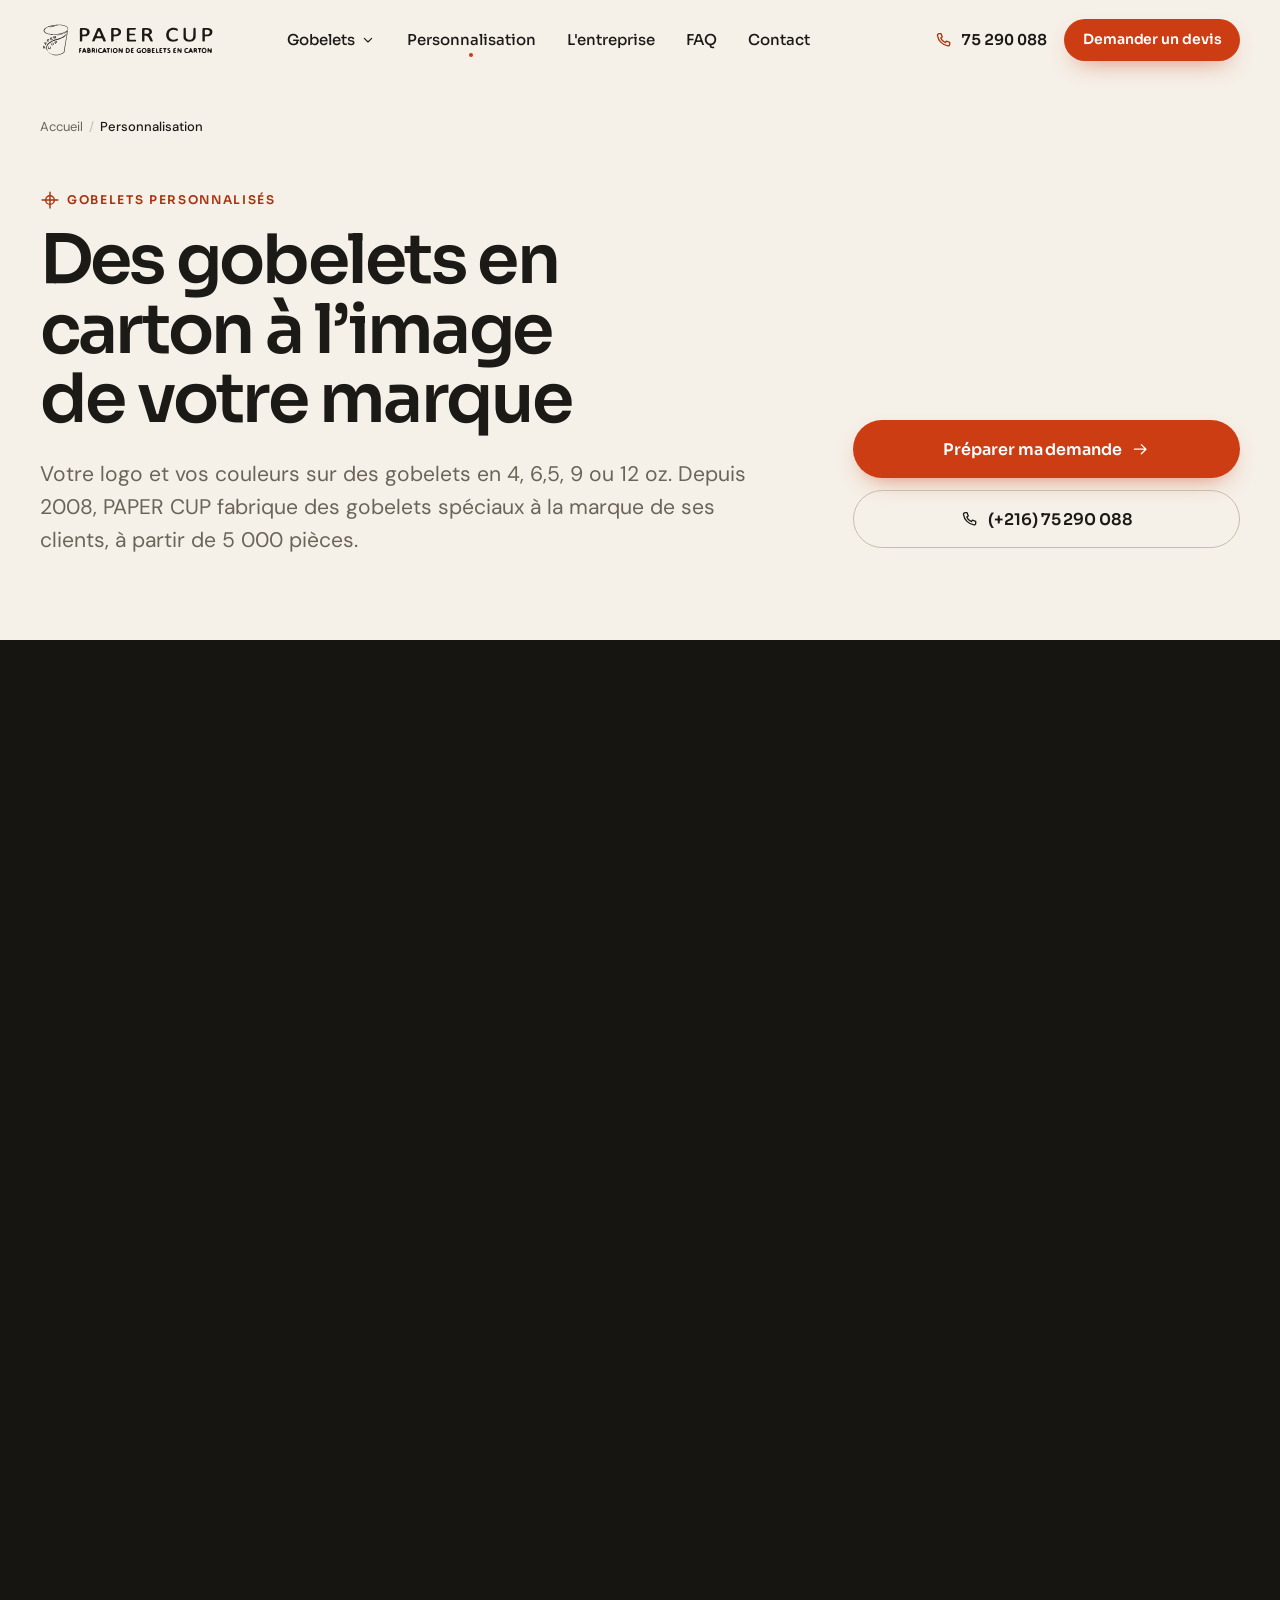
<file: docs/themes/v0/personnalisation.html>
<!doctype html>
<html lang="fr" dir="ltr">
  <head>
    <meta charset="utf-8" />
    <meta name="viewport" content="width=device-width, initial-scale=1, viewport-fit=cover" />
    <title>Gobelets en carton personnalisés avec votre logo | PAPER CUP</title>
    <meta
      name="description"
      content="Faites fabriquer vos gobelets en carton à l’image de votre marque : 4, 6,5, 9 ou 12 oz, à partir de 5 000 gobelets. PAPER CUP, fabricant à Gabès depuis 2008."
    />
    <meta name="robots" content="index, follow, max-image-preview:large" />
    <link rel="canonical" href="https://www.papercup.com.tn/personnalisation.html" />
    <meta name="theme-color" content="#F5F0E8" />
    <meta name="format-detection" content="telephone=no" />
    <link rel="preload" href="assets/fonts/sora-latin-wght-normal.woff2" as="font" type="font/woff2" crossorigin />
    <link rel="stylesheet" href="assets/css/theme.bundle.css?v=7b822f45d3" />
    <script>
      document.documentElement.classList.add("js");
    </script>
    <script src="assets/js/theme.bundle.js?v=7b822f45d3" defer></script>
    <link rel="icon" href="assets/images/favicon.svg" type="image/svg+xml" />
    <link rel="icon" href="assets/images/favicon-32.png" sizes="32x32" type="image/png" />
    <link rel="apple-touch-icon" href="assets/images/apple-touch-icon.png" />
    <link rel="manifest" href="site.webmanifest" />
    <meta property="og:type" content="website" />
    <meta property="og:site_name" content="PAPER CUP" />
    <meta property="og:locale" content="fr_TN" />
    <meta property="og:title" content="Gobelets en carton personnalisés avec votre logo | PAPER CUP" />
    <meta
      property="og:description"
      content="Faites fabriquer vos gobelets en carton à l’image de votre marque : 4, 6,5, 9 ou 12 oz, à partir de 5 000 gobelets. PAPER CUP, fabricant à Gabès depuis 2008."
    />
    <meta property="og:url" content="https://www.papercup.com.tn/personnalisation.html" />
    <meta property="og:image" content="https://www.papercup.com.tn/assets/images/og-image.jpg" />
    <meta property="og:image:width" content="1200" />
    <meta property="og:image:height" content="630" />
    <meta property="og:image:alt" content="Gobelets en carton PAPER CUP, du 4 au 12 oz, illustrés à l'échelle" />
    <meta name="twitter:card" content="summary_large_image" />
    <meta name="twitter:title" content="Gobelets en carton personnalisés avec votre logo | PAPER CUP" />
    <meta
      name="twitter:description"
      content="Faites fabriquer vos gobelets en carton à l’image de votre marque : 4, 6,5, 9 ou 12 oz, à partir de 5 000 gobelets. PAPER CUP, fabricant à Gabès depuis 2008."
    />
    <meta name="twitter:image" content="https://www.papercup.com.tn/assets/images/og-image.jpg" />
    <script type="application/ld+json">
      {
        "@context": "https://schema.org",
        "@graph": [
          {
            "@type": "WebPage",
            "@id": "https://www.papercup.com.tn/personnalisation.html#webpage",
            "url": "https://www.papercup.com.tn/personnalisation.html",
            "name": "Gobelets en carton personnalisés avec votre logo | PAPER CUP",
            "description": "Faites fabriquer vos gobelets en carton à l’image de votre marque : 4, 6,5, 9 ou 12 oz, à partir de 5 000 gobelets. PAPER CUP, fabricant à Gabès depuis 2008.",
            "inLanguage": "fr",
            "isPartOf": { "@id": "https://www.papercup.com.tn/#website" },
            "about": { "@id": "https://www.papercup.com.tn/#organization" }
          },
          {
            "@type": "BreadcrumbList",
            "itemListElement": [
              { "@type": "ListItem", "position": 1, "name": "Accueil", "item": "https://www.papercup.com.tn/" },
              {
                "@type": "ListItem",
                "position": 2,
                "name": "Personnalisation",
                "item": "https://www.papercup.com.tn/personnalisation.html"
              }
            ]
          }
        ]
      }
    </script>
  </head>
  <body class="">
    <svg class="svg-defs" width="0" height="0" aria-hidden="true" focusable="false">
      <defs>
        <linearGradient id="pc-shade" x1="0" x2="1" y1="0" y2="0">
          <stop offset="0" stop-color="#1C1A17" stop-opacity=".22" />
          <stop offset=".12" stop-color="#1C1A17" stop-opacity=".04" />
          <stop offset=".26" stop-color="#FFFFFF" stop-opacity=".42" />
          <stop offset=".4" stop-color="#FFFFFF" stop-opacity="0" />
          <stop offset=".72" stop-color="#1C1A17" stop-opacity=".05" />
          <stop offset="1" stop-color="#1C1A17" stop-opacity=".3" />
        </linearGradient>
        <linearGradient id="pc-inner" x1="0" x2="0" y1="0" y2="1">
          <stop offset="0" stop-color="#C9BDA9" />
          <stop offset=".55" stop-color="#E4DACB" />
          <stop offset="1" stop-color="#F3EDE3" />
        </linearGradient>
        <radialGradient id="pc-shadow">
          <stop offset="0" stop-color="#1C1A17" stop-opacity=".34" />
          <stop offset=".55" stop-color="#1C1A17" stop-opacity=".12" />
          <stop offset="1" stop-color="#1C1A17" stop-opacity="0" />
        </radialGradient>
      </defs>
      <symbol
        id="i-phone"
        viewBox="0 0 24 24"
        fill="none"
        stroke="currentColor"
        stroke-width="1.7"
        stroke-linecap="round"
        stroke-linejoin="round"
      >
        <path
          d="M6.6 3.5h2.6l1.6 4.3-2 1.3a10.6 10.6 0 0 0 6.1 6.1l1.3-2 4.3 1.6v2.6a2.1 2.1 0 0 1-2.2 2.1A16.4 16.4 0 0 1 4.5 5.7a2.1 2.1 0 0 1 2.1-2.2z"
        />
      </symbol>
      <symbol
        id="i-arrow-right"
        viewBox="0 0 24 24"
        fill="none"
        stroke="currentColor"
        stroke-width="1.7"
        stroke-linecap="round"
        stroke-linejoin="round"
      >
        <path d="M4.5 12h15M13.5 6l6 6-6 6" />
      </symbol>
      <symbol
        id="i-arrow-up-right"
        viewBox="0 0 24 24"
        fill="none"
        stroke="currentColor"
        stroke-width="1.7"
        stroke-linecap="round"
        stroke-linejoin="round"
      >
        <path d="M7 17 17 7M8.5 7H17v8.5" />
      </symbol>
      <symbol
        id="i-chevron-down"
        viewBox="0 0 24 24"
        fill="none"
        stroke="currentColor"
        stroke-width="1.7"
        stroke-linecap="round"
        stroke-linejoin="round"
      >
        <path d="m6.5 9.5 5.5 5.5 5.5-5.5" />
      </symbol>
      <symbol
        id="i-menu"
        viewBox="0 0 24 24"
        fill="none"
        stroke="currentColor"
        stroke-width="1.7"
        stroke-linecap="round"
        stroke-linejoin="round"
      >
        <path d="M4 7.5h16M4 12h16M4 16.5h10" />
      </symbol>
      <symbol
        id="i-close"
        viewBox="0 0 24 24"
        fill="none"
        stroke="currentColor"
        stroke-width="1.7"
        stroke-linecap="round"
        stroke-linejoin="round"
      >
        <path d="M6 6l12 12M18 6 6 18" />
      </symbol>
      <symbol
        id="i-map-pin"
        viewBox="0 0 24 24"
        fill="none"
        stroke="currentColor"
        stroke-width="1.7"
        stroke-linecap="round"
        stroke-linejoin="round"
      >
        <path d="M12 21s-6.8-6-6.8-11.2a6.8 6.8 0 0 1 13.6 0C18.8 15 12 21 12 21z" />
        <circle cx="12" cy="9.8" r="2.4" />
      </symbol>
      <symbol
        id="i-facebook"
        viewBox="0 0 24 24"
        fill="none"
        stroke="currentColor"
        stroke-width="1.7"
        stroke-linecap="round"
        stroke-linejoin="round"
      >
        <path
          d="M14.2 21v-7.6h2.6l.4-3.1h-3V8.4c0-.9.3-1.5 1.6-1.5h1.6V4.1a21 21 0 0 0-2.4-.1c-2.3 0-3.9 1.4-3.9 4v2.3H8.5v3.1h2.6V21"
        />
      </symbol>
      <symbol
        id="i-cup-hot"
        viewBox="0 0 24 24"
        fill="none"
        stroke="currentColor"
        stroke-width="1.7"
        stroke-linecap="round"
        stroke-linejoin="round"
      >
        <path d="M5.5 9h13l-1.6 10.8a1.4 1.4 0 0 1-1.4 1.2h-7a1.4 1.4 0 0 1-1.4-1.2z" />
        <path d="M4.5 9h15" />
        <path d="M10 2.8c-.8.8.8 1.7 0 2.6M14 2.8c-.8.8.8 1.7 0 2.6" />
      </symbol>
      <symbol
        id="i-cup-cold"
        viewBox="0 0 24 24"
        fill="none"
        stroke="currentColor"
        stroke-width="1.7"
        stroke-linecap="round"
        stroke-linejoin="round"
      >
        <path d="M5.5 8h13l-1.6 11.8a1.4 1.4 0 0 1-1.4 1.2h-7a1.4 1.4 0 0 1-1.4-1.2z" />
        <path d="M4.5 8h15M13 8l1.6-5.5h3" />
        <path d="M9.5 13.5h2.5v2.5H9.5zM12.8 15.8h2v2h-2z" />
      </symbol>
      <symbol
        id="i-ruler"
        viewBox="0 0 24 24"
        fill="none"
        stroke="currentColor"
        stroke-width="1.7"
        stroke-linecap="round"
        stroke-linejoin="round"
      >
        <path d="m3.5 15.8 12.3-12.3 4.7 4.7L8.2 20.5z" />
        <path d="m7.6 11.7 1.8 1.8M10.4 8.9l1.2 1.2M13.2 6.1l1.8 1.8" />
      </symbol>
      <symbol
        id="i-box"
        viewBox="0 0 24 24"
        fill="none"
        stroke="currentColor"
        stroke-width="1.7"
        stroke-linecap="round"
        stroke-linejoin="round"
      >
        <path d="M3.5 7.6 12 3.4l8.5 4.2v8.8L12 20.6l-8.5-4.2z" />
        <path d="M3.5 7.6 12 11.8l8.5-4.2M12 11.8v8.8" />
      </symbol>
      <symbol
        id="i-palette"
        viewBox="0 0 24 24"
        fill="none"
        stroke="currentColor"
        stroke-width="1.7"
        stroke-linecap="round"
        stroke-linejoin="round"
      >
        <path
          d="M12 3.4a8.6 8.6 0 1 0 0 17.2c1 0 1.5-.6 1.5-1.4 0-.4-.2-.8-.5-1.1a1.5 1.5 0 0 1 1.1-2.5h1.8a4.7 4.7 0 0 0 4.7-4.7c0-4.2-3.8-7.5-8.6-7.5z"
        />
        <circle cx="7.7" cy="11.2" r="1" />
        <circle cx="10.2" cy="7.6" r="1" />
        <circle cx="14.6" cy="7.8" r="1" />
      </symbol>
      <symbol
        id="i-check"
        viewBox="0 0 24 24"
        fill="none"
        stroke="currentColor"
        stroke-width="1.7"
        stroke-linecap="round"
        stroke-linejoin="round"
      >
        <path d="m5 12.5 4.6 4.5L19 7.5" />
      </symbol>
      <symbol
        id="i-plus"
        viewBox="0 0 24 24"
        fill="none"
        stroke="currentColor"
        stroke-width="1.7"
        stroke-linecap="round"
        stroke-linejoin="round"
      >
        <path d="M12 5.5v13M5.5 12h13" />
      </symbol>
      <symbol
        id="i-minus"
        viewBox="0 0 24 24"
        fill="none"
        stroke="currentColor"
        stroke-width="1.7"
        stroke-linecap="round"
        stroke-linejoin="round"
      >
        <path d="M5.5 12h13" />
      </symbol>
      <symbol
        id="i-copy"
        viewBox="0 0 24 24"
        fill="none"
        stroke="currentColor"
        stroke-width="1.7"
        stroke-linecap="round"
        stroke-linejoin="round"
      >
        <rect x="8.5" y="8.5" width="11" height="11" rx="2" />
        <path d="M15.5 8.5V6.4a1.9 1.9 0 0 0-1.9-1.9H6.4a1.9 1.9 0 0 0-1.9 1.9v7.2a1.9 1.9 0 0 0 1.9 1.9h2.1" />
      </symbol>
      <symbol
        id="i-factory"
        viewBox="0 0 24 24"
        fill="none"
        stroke="currentColor"
        stroke-width="1.7"
        stroke-linecap="round"
        stroke-linejoin="round"
      >
        <path d="M3.5 20.5V10l5 3v-3l5 3V6.5l7-3v17z" />
        <path d="M7 17h1.5M11.5 17H13M16 17h1.5" />
      </symbol>
      <symbol
        id="i-calendar"
        viewBox="0 0 24 24"
        fill="none"
        stroke="currentColor"
        stroke-width="1.7"
        stroke-linecap="round"
        stroke-linejoin="round"
      >
        <rect x="4" y="5" width="16" height="15.5" rx="2" />
        <path d="M4 9.5h16M8.5 3v4M15.5 3v4" />
      </symbol>
      <symbol
        id="i-leaf"
        viewBox="0 0 24 24"
        fill="none"
        stroke="currentColor"
        stroke-width="1.7"
        stroke-linecap="round"
        stroke-linejoin="round"
      >
        <path d="M5.5 19C5.5 10.6 10.3 5.6 19.5 4.5c-.7 9.9-5.7 14.8-13.6 14.6z" />
        <path d="M5.5 19c2.6-3.9 5.6-6.4 9-7.8" />
      </symbol>
      <symbol
        id="i-layers"
        viewBox="0 0 24 24"
        fill="none"
        stroke="currentColor"
        stroke-width="1.7"
        stroke-linecap="round"
        stroke-linejoin="round"
      >
        <path d="m12 3.5 8.5 4.3L12 12 3.5 7.8z" />
        <path d="m3.5 12 8.5 4.2 8.5-4.2M3.5 16.2l8.5 4.3 8.5-4.3" />
      </symbol>
      <symbol
        id="i-clipboard"
        viewBox="0 0 24 24"
        fill="none"
        stroke="currentColor"
        stroke-width="1.7"
        stroke-linecap="round"
        stroke-linejoin="round"
      >
        <rect x="5" y="4.5" width="14" height="16" rx="2" />
        <path d="M9 4.5V3.6c0-.3.3-.6.6-.6h4.8c.3 0 .6.3.6.6v.9M8.5 10h7M8.5 13.5h7M8.5 17h4" />
      </symbol>
      <symbol
        id="i-register"
        viewBox="0 0 24 24"
        fill="none"
        stroke="currentColor"
        stroke-width="1.7"
        stroke-linecap="round"
        stroke-linejoin="round"
      >
        <circle cx="12" cy="12" r="5.2" />
        <path d="M12 2.5v19M2.5 12h19" />
      </symbol>
      <symbol
        id="i-info"
        viewBox="0 0 24 24"
        fill="none"
        stroke="currentColor"
        stroke-width="1.7"
        stroke-linecap="round"
        stroke-linejoin="round"
      >
        <circle cx="12" cy="12" r="8.5" />
        <path d="M12 11v5.5M12 7.6v.2" />
      </symbol>
      <symbol
        id="i-mail"
        viewBox="0 0 24 24"
        fill="none"
        stroke="currentColor"
        stroke-width="1.7"
        stroke-linecap="round"
        stroke-linejoin="round"
      >
        <rect x="3.5" y="5.5" width="17" height="13" rx="2" />
        <path d="m4 7 8 6 8-6" />
      </symbol>
      <symbol
        id="i-printer"
        viewBox="0 0 24 24"
        fill="none"
        stroke="currentColor"
        stroke-width="1.7"
        stroke-linecap="round"
        stroke-linejoin="round"
      >
        <path d="M7 9V3.5h10V9" />
        <rect x="3.5" y="9" width="17" height="7.5" rx="2" />
        <path d="M7 14h10v6.5H7z" />
      </symbol>
      <symbol
        id="i-alert"
        viewBox="0 0 24 24"
        fill="none"
        stroke="currentColor"
        stroke-width="1.7"
        stroke-linecap="round"
        stroke-linejoin="round"
      >
        <path d="M12 4 21 19.5H3z" />
        <path d="M12 10v4.5M12 17.2v.2" />
      </symbol>
      <symbol
        id="i-paperclip"
        viewBox="0 0 24 24"
        fill="none"
        stroke="currentColor"
        stroke-width="1.7"
        stroke-linecap="round"
        stroke-linejoin="round"
      >
        <path
          d="m19.2 11.6-7.4 7.4a4.8 4.8 0 0 1-6.8-6.8l7.9-7.9a3.2 3.2 0 0 1 4.5 4.5l-7.9 7.9a1.6 1.6 0 0 1-2.3-2.3l7.2-7.2"
        />
      </symbol>
      <symbol
        id="i-upload"
        viewBox="0 0 24 24"
        fill="none"
        stroke="currentColor"
        stroke-width="1.7"
        stroke-linecap="round"
        stroke-linejoin="round"
      >
        <path d="M12 15.5V4.5M7.5 9 12 4.5 16.5 9" />
        <path d="M4.5 14.5v3.7a2.3 2.3 0 0 0 2.3 2.3h10.4a2.3 2.3 0 0 0 2.3-2.3v-3.7" />
      </symbol>
      <symbol
        id="i-file"
        viewBox="0 0 24 24"
        fill="none"
        stroke="currentColor"
        stroke-width="1.7"
        stroke-linecap="round"
        stroke-linejoin="round"
      >
        <path d="M13.5 3.5H7.2a1.7 1.7 0 0 0-1.7 1.7v13.6a1.7 1.7 0 0 0 1.7 1.7h9.6a1.7 1.7 0 0 0 1.7-1.7V8.5z" />
        <path d="M13.5 3.5v5h5" />
      </symbol>
      <symbol
        id="i-ice-cream"
        viewBox="0 0 24 24"
        fill="none"
        stroke="currentColor"
        stroke-width="1.7"
        stroke-linecap="round"
        stroke-linejoin="round"
      >
        <path d="M6.8 11.5h10.4l-1.5 8.1a1.4 1.4 0 0 1-1.4 1.1H9.7a1.4 1.4 0 0 1-1.4-1.1z" />
        <path d="M7.8 11.5a4.2 4.2 0 0 1 8.4 0" />
        <path d="M12 7.3V5.5" />
      </symbol>
      <symbol
        id="i-bag"
        viewBox="0 0 24 24"
        fill="none"
        stroke="currentColor"
        stroke-width="1.7"
        stroke-linecap="round"
        stroke-linejoin="round"
      >
        <path d="M6.5 4h11l1 16.5h-13z" />
        <path d="M9.5 4v1.8a2.5 2.5 0 0 0 5 0V4" />
      </symbol>
      <symbol
        id="i-tray"
        viewBox="0 0 24 24"
        fill="none"
        stroke="currentColor"
        stroke-width="1.7"
        stroke-linecap="round"
        stroke-linejoin="round"
      >
        <rect x="3.5" y="5.5" width="17" height="13" rx="1.6" />
        <path d="M7 9.5h5.5M7 12.5h10M7 15.5h7.5" />
      </symbol>
      <symbol
        id="i-chat"
        viewBox="0 0 24 24"
        fill="none"
        stroke="currentColor"
        stroke-width="1.7"
        stroke-linecap="round"
        stroke-linejoin="round"
      >
        <path d="M5.2 19.4 6.3 16A7.6 7.6 0 1 1 9 18.6z" />
        <path d="M9.3 9.6c.3 2.4 2 4.2 4.6 4.8l.9-1.2 1.7.8-.4 1.4c-3.6.3-7.3-3.4-7.2-7l1.4-.4.8 1.7z" />
      </symbol>
      <symbol
        id="i-trash"
        viewBox="0 0 24 24"
        fill="none"
        stroke="currentColor"
        stroke-width="1.7"
        stroke-linecap="round"
        stroke-linejoin="round"
      >
        <path
          d="M4.5 7h15M9.5 7V4.8c0-.4.3-.8.8-.8h3.4c.5 0 .8.4.8.8V7M6.5 7l.9 12.2a1.5 1.5 0 0 0 1.5 1.3h6.2a1.5 1.5 0 0 0 1.5-1.3L17.5 7"
        />
        <path d="M10.2 11v5.5M13.8 11v5.5" />
      </symbol>
    </svg>
    <a class="skip-link" href="#contenu">Aller au contenu</a>
    <header class="site-header" data-header>
      <div class="container site-header__inner">
        <a class="brand" href="index.html">
          <img
            class="brand__logo"
            src="assets/images/brand/logo-papercup.svg"
            width="230"
            height="50"
            alt="PAPER CUP, fabrication de gobelets en carton — accueil"
          />
        </a>
        <nav class="nav" aria-label="Navigation principale">
          <ul class="nav__list" role="list">
            <li class="nav__item--mega" data-mega>
              <button
                class="nav__link nav__trigger"
                type="button"
                aria-expanded="false"
                aria-controls="mega-gobelets"
                data-mega-trigger
              >
                Gobelets
                <svg class="icon nav__chevron" width="24" height="24" aria-hidden="true" focusable="false">
                  <use href="#i-chevron-down" />
                </svg>
              </button>
              <div class="mega" id="mega-gobelets" data-mega-panel hidden>
                <div class="mega__inner">
                  <div class="mega__intro">
                    <p class="eyebrow">La gamme</p>
                    <p class="mega__title">Quatre formats de gobelets en carton, standard ou personnalisés.</p>
                    <a class="link-arrow" href="produits.html"
                      >Voir toute la gamme
                      <svg class="icon" width="24" height="24" aria-hidden="true" focusable="false">
                        <use href="#i-arrow-right" /></svg
                    ></a>
                    <a class="link-arrow" href="produits.html#comparatif"
                      >Comparer les formats
                      <svg class="icon" width="24" height="24" aria-hidden="true" focusable="false">
                        <use href="#i-arrow-right" /></svg
                    ></a>
                    <a class="link-arrow" href="produits.html#accessoires"
                      >Couvercles &amp; agitateurs
                      <svg class="icon" width="24" height="24" aria-hidden="true" focusable="false">
                        <use href="#i-arrow-right" /></svg
                    ></a>
                  </div>
                  <ul class="mega__list" role="list">
                    <li>
                      <a class="mega__item" href="produits/gobelet-carton-4-oz.html">
                        <span class="mega__cup"
                          ><svg
                            class="cup cup--plain"
                            viewBox="0 0 50.44 100.71"
                            width="50.44"
                            height="100.71"
                            aria-hidden="true"
                            focusable="false"
                          >
                            <ellipse
                              class="cup__shadow"
                              cx="25.22"
                              cy="84.76"
                              rx="30.96"
                              ry="7.64"
                              fill="url(#pc-shadow)"
                            />
                            <clipPath id="cl-mm-4oz">
                              <path
                                d="M6 45.32L10.96 83.76A14.26 2.42 0 0 0 39.48 83.76L44.44 45.32A19.22 3.27 0 0 1 6 45.32Z"
                              />
                            </clipPath>
                            <g class="cup__body">
                              <path
                                d="M6 45.32L10.96 83.76A14.26 2.42 0 0 0 39.48 83.76L44.44 45.32A19.22 3.27 0 0 1 6 45.32Z"
                                fill="#FBF8F2"
                              />
                              <g clip-path="url(#cl-mm-4oz)">
                                <rect x="4" y="42.05" width="42.44" height="46.13" fill="url(#pc-shade)" />
                              </g>
                              <path
                                d="M6 45.32L10.96 83.76A14.26 2.42 0 0 0 39.48 83.76L44.44 45.32A19.22 3.27 0 0 1 6 45.32Z"
                                fill="none"
                                stroke="rgba(28,26,23,.16)"
                                stroke-width="1"
                              />
                            </g>
                            <ellipse
                              class="cup__inner"
                              cx="25.22"
                              cy="45.32"
                              rx="19.22"
                              ry="3.27"
                              fill="url(#pc-inner)"
                            />
                            <ellipse
                              cx="25.22"
                              cy="45.32"
                              rx="19.22"
                              ry="3.27"
                              fill="none"
                              stroke="#FFFDF9"
                              stroke-width="2.2"
                            />
                            <ellipse
                              cx="25.22"
                              cy="45.32"
                              rx="20.32"
                              ry="4.37"
                              fill="none"
                              stroke="rgba(28,26,23,.22)"
                              stroke-width=".8"
                            /></svg
                        ></span>
                        <span class="mega__text"><strong>4 oz</strong><span>11,8 cl · 62 mm</span></span>
                      </a>
                    </li>
                    <li>
                      <a class="mega__item" href="produits/gobelet-carton-6-5-oz.html">
                        <span class="mega__cup"
                          ><svg
                            class="cup cup--plain"
                            viewBox="0 0 56.64 100.71"
                            width="56.64"
                            height="100.71"
                            aria-hidden="true"
                            focusable="false"
                          >
                            <ellipse
                              class="cup__shadow"
                              cx="28.32"
                              cy="84.76"
                              rx="32.58"
                              ry="7.87"
                              fill="url(#pc-shadow)"
                            />
                            <clipPath id="cl-mm-6-5oz">
                              <path
                                d="M6 38.5L13.13 83.76A15.19 2.58 0 0 0 43.51 83.76L50.64 38.5A22.32 3.79 0 0 1 6 38.5Z"
                              />
                            </clipPath>
                            <g class="cup__body">
                              <path
                                d="M6 38.5L13.13 83.76A15.19 2.58 0 0 0 43.51 83.76L50.64 38.5A22.32 3.79 0 0 1 6 38.5Z"
                                fill="#FBF8F2"
                              />
                              <g clip-path="url(#cl-mm-6-5oz)">
                                <rect x="4" y="34.71" width="48.64" height="53.64" fill="url(#pc-shade)" />
                              </g>
                              <path
                                d="M6 38.5L13.13 83.76A15.19 2.58 0 0 0 43.51 83.76L50.64 38.5A22.32 3.79 0 0 1 6 38.5Z"
                                fill="none"
                                stroke="rgba(28,26,23,.16)"
                                stroke-width="1"
                              />
                            </g>
                            <ellipse
                              class="cup__inner"
                              cx="28.32"
                              cy="38.5"
                              rx="22.32"
                              ry="3.79"
                              fill="url(#pc-inner)"
                            />
                            <ellipse
                              cx="28.32"
                              cy="38.5"
                              rx="22.32"
                              ry="3.79"
                              fill="none"
                              stroke="#FFFDF9"
                              stroke-width="2.2"
                            />
                            <ellipse
                              cx="28.32"
                              cy="38.5"
                              rx="23.42"
                              ry="4.89"
                              fill="none"
                              stroke="rgba(28,26,23,.22)"
                              stroke-width=".8"
                            /></svg
                        ></span>
                        <span class="mega__text"><strong>6,5 oz</strong><span>19,2 cl · 73 mm</span></span>
                      </a>
                    </li>
                    <li>
                      <a class="mega__item" href="produits/gobelet-carton-9-oz.html">
                        <span class="mega__cup"
                          ><svg
                            class="cup cup--plain"
                            viewBox="0 0 60.36 100.71"
                            width="60.36"
                            height="100.71"
                            aria-hidden="true"
                            focusable="false"
                          >
                            <ellipse
                              class="cup__shadow"
                              cx="30.18"
                              cy="84.76"
                              rx="36.38"
                              ry="8.43"
                              fill="url(#pc-shadow)"
                            />
                            <clipPath id="cl-mm-9oz">
                              <path
                                d="M6 25.48L12.82 83.76A17.36 2.95 0 0 0 47.54 83.76L54.36 25.48A24.18 4.11 0 0 1 6 25.48Z"
                              />
                            </clipPath>
                            <g class="cup__body">
                              <path
                                d="M6 25.48L12.82 83.76A17.36 2.95 0 0 0 47.54 83.76L54.36 25.48A24.18 4.11 0 0 1 6 25.48Z"
                                fill="#FBF8F2"
                              />
                              <g clip-path="url(#cl-mm-9oz)">
                                <rect x="4" y="21.37" width="52.36" height="67.34" fill="url(#pc-shade)" />
                              </g>
                              <path
                                d="M6 25.48L12.82 83.76A17.36 2.95 0 0 0 47.54 83.76L54.36 25.48A24.18 4.11 0 0 1 6 25.48Z"
                                fill="none"
                                stroke="rgba(28,26,23,.16)"
                                stroke-width="1"
                              />
                            </g>
                            <ellipse
                              class="cup__inner"
                              cx="30.18"
                              cy="25.48"
                              rx="24.18"
                              ry="4.11"
                              fill="url(#pc-inner)"
                            />
                            <ellipse
                              cx="30.18"
                              cy="25.48"
                              rx="24.18"
                              ry="4.11"
                              fill="none"
                              stroke="#FFFDF9"
                              stroke-width="2.2"
                            />
                            <ellipse
                              cx="30.18"
                              cy="25.48"
                              rx="25.28"
                              ry="5.21"
                              fill="none"
                              stroke="rgba(28,26,23,.22)"
                              stroke-width=".8"
                            /></svg
                        ></span>
                        <span class="mega__text"><strong>9 oz</strong><span>25 cl · 94 mm</span></span>
                      </a>
                    </li>
                    <li>
                      <a class="mega__item" href="produits/gobelet-carton-12-oz.html">
                        <span class="mega__cup"
                          ><svg
                            class="cup cup--plain"
                            viewBox="0 0 61.6 100.71"
                            width="61.6"
                            height="100.71"
                            aria-hidden="true"
                            focusable="false"
                          >
                            <ellipse
                              class="cup__shadow"
                              cx="30.8"
                              cy="84.76"
                              rx="33.67"
                              ry="8.03"
                              fill="url(#pc-shadow)"
                            />
                            <clipPath id="cl-mm-12oz">
                              <path
                                d="M6 11.22L14.99 83.76A15.81 2.69 0 0 0 46.61 83.76L55.6 11.22A24.8 4.22 0 0 1 6 11.22Z"
                              />
                            </clipPath>
                            <g class="cup__body">
                              <path
                                d="M6 11.22L14.99 83.76A15.81 2.69 0 0 0 46.61 83.76L55.6 11.22A24.8 4.22 0 0 1 6 11.22Z"
                                fill="#FBF8F2"
                              />
                              <g clip-path="url(#cl-mm-12oz)">
                                <rect x="4" y="7" width="53.6" height="81.44" fill="url(#pc-shade)" />
                              </g>
                              <path
                                d="M6 11.22L14.99 83.76A15.81 2.69 0 0 0 46.61 83.76L55.6 11.22A24.8 4.22 0 0 1 6 11.22Z"
                                fill="none"
                                stroke="rgba(28,26,23,.16)"
                                stroke-width="1"
                              />
                            </g>
                            <ellipse
                              class="cup__inner"
                              cx="30.8"
                              cy="11.22"
                              rx="24.8"
                              ry="4.22"
                              fill="url(#pc-inner)"
                            />
                            <ellipse
                              cx="30.8"
                              cy="11.22"
                              rx="24.8"
                              ry="4.22"
                              fill="none"
                              stroke="#FFFDF9"
                              stroke-width="2.2"
                            />
                            <ellipse
                              cx="30.8"
                              cy="11.22"
                              rx="25.9"
                              ry="5.32"
                              fill="none"
                              stroke="rgba(28,26,23,.22)"
                              stroke-width=".8"
                            /></svg
                        ></span>
                        <span class="mega__text"><strong>12 oz</strong><span>33 cl · 117 mm</span></span>
                      </a>
                    </li>
                  </ul>
                </div>
              </div>
            </li>
            <li><a class="nav__link" href="personnalisation.html" aria-current="page">Personnalisation</a></li>
            <li><a class="nav__link" href="entreprise.html">L'entreprise</a></li>
            <li><a class="nav__link" href="faq.html">FAQ</a></li>
            <li><a class="nav__link" href="contact.html">Contact</a></li>
          </ul>
        </nav>
        <div class="site-header__actions">
          <a class="header-phone" href="tel:+21675290088" aria-label="Appeler PAPER CUP au (+216) 75 290 088"
            ><svg class="icon" width="24" height="24" aria-hidden="true" focusable="false"><use href="#i-phone" /></svg
            ><span>75 290 088</span></a
          >
          <a class="btn btn--accent btn--sm header-cta" href="contact.html#devis">Demander un devis</a>
          <button class="menu-toggle" type="button" aria-expanded="false" aria-controls="menu-mobile" data-menu-toggle>
            <span class="menu-toggle__bars" aria-hidden="true"><span></span><span></span><span></span></span>
            <span class="visually-hidden" data-menu-label>Ouvrir le menu</span>
          </button>
        </div>
      </div>
    </header>
    <div class="mobile-menu" id="menu-mobile" data-menu hidden>
      <div class="mobile-menu__inner">
        <nav aria-label="Navigation mobile">
          <p class="mobile-menu__label">Gobelets</p>
          <ul class="mobile-menu__formats" role="list">
            <li>
              <a href="produits/gobelet-carton-4-oz.html"
                ><span class="mobile-menu__cup"
                  ><svg
                    class="cup cup--plain"
                    viewBox="0 0 43 85.28"
                    width="43"
                    height="85.28"
                    aria-hidden="true"
                    focusable="false"
                  >
                    <ellipse class="cup__shadow" cx="21.5" cy="69.9" rx="26.13" ry="6.93" fill="url(#pc-shadow)" />
                    <clipPath id="cl-mo-4oz">
                      <path d="M6 37.9L10 68.9A11.5 1.96 0 0 0 33 68.9L37 37.9A15.5 2.64 0 0 1 6 37.9Z" />
                    </clipPath>
                    <g class="cup__body">
                      <path
                        d="M6 37.9L10 68.9A11.5 1.96 0 0 0 33 68.9L37 37.9A15.5 2.64 0 0 1 6 37.9Z"
                        fill="#FBF8F2"
                      />
                      <g clip-path="url(#cl-mo-4oz)">
                        <rect x="4" y="35.27" width="35" height="37.59" fill="url(#pc-shade)" />
                      </g>
                      <path
                        d="M6 37.9L10 68.9A11.5 1.96 0 0 0 33 68.9L37 37.9A15.5 2.64 0 0 1 6 37.9Z"
                        fill="none"
                        stroke="rgba(28,26,23,.16)"
                        stroke-width="1"
                      />
                    </g>
                    <ellipse class="cup__inner" cx="21.5" cy="37.9" rx="15.5" ry="2.64" fill="url(#pc-inner)" />
                    <ellipse cx="21.5" cy="37.9" rx="15.5" ry="2.64" fill="none" stroke="#FFFDF9" stroke-width="2.2" />
                    <ellipse
                      cx="21.5"
                      cy="37.9"
                      rx="16.6"
                      ry="3.74"
                      fill="none"
                      stroke="rgba(28,26,23,.22)"
                      stroke-width=".8"
                    /></svg></span
                >4 oz</a
              >
            </li>
            <li>
              <a href="produits/gobelet-carton-6-5-oz.html"
                ><span class="mobile-menu__cup"
                  ><svg
                    class="cup cup--plain"
                    viewBox="0 0 48 85.28"
                    width="48"
                    height="85.28"
                    aria-hidden="true"
                    focusable="false"
                  >
                    <ellipse class="cup__shadow" cx="24" cy="69.9" rx="27.44" ry="7.12" fill="url(#pc-shadow)" />
                    <clipPath id="cl-mo-6-5oz">
                      <path d="M6 32.4L11.75 68.9A12.25 2.08 0 0 0 36.25 68.9L42 32.4A18 3.06 0 0 1 6 32.4Z" />
                    </clipPath>
                    <g class="cup__body">
                      <path
                        d="M6 32.4L11.75 68.9A12.25 2.08 0 0 0 36.25 68.9L42 32.4A18 3.06 0 0 1 6 32.4Z"
                        fill="#FBF8F2"
                      />
                      <g clip-path="url(#cl-mo-6-5oz)">
                        <rect x="4" y="29.34" width="40" height="43.64" fill="url(#pc-shade)" />
                      </g>
                      <path
                        d="M6 32.4L11.75 68.9A12.25 2.08 0 0 0 36.25 68.9L42 32.4A18 3.06 0 0 1 6 32.4Z"
                        fill="none"
                        stroke="rgba(28,26,23,.16)"
                        stroke-width="1"
                      />
                    </g>
                    <ellipse class="cup__inner" cx="24" cy="32.4" rx="18" ry="3.06" fill="url(#pc-inner)" />
                    <ellipse cx="24" cy="32.4" rx="18" ry="3.06" fill="none" stroke="#FFFDF9" stroke-width="2.2" />
                    <ellipse
                      cx="24"
                      cy="32.4"
                      rx="19.1"
                      ry="4.16"
                      fill="none"
                      stroke="rgba(28,26,23,.22)"
                      stroke-width=".8"
                    /></svg></span
                >6,5 oz</a
              >
            </li>
            <li>
              <a href="produits/gobelet-carton-9-oz.html"
                ><span class="mobile-menu__cup"
                  ><svg
                    class="cup cup--plain"
                    viewBox="0 0 51 85.28"
                    width="51"
                    height="85.28"
                    aria-hidden="true"
                    focusable="false"
                  >
                    <ellipse class="cup__shadow" cx="25.5" cy="69.9" rx="30.5" ry="7.57" fill="url(#pc-shadow)" />
                    <clipPath id="cl-mo-9oz">
                      <path d="M6 21.9L11.5 68.9A14 2.38 0 0 0 39.5 68.9L45 21.9A19.5 3.32 0 0 1 6 21.9Z" />
                    </clipPath>
                    <g class="cup__body">
                      <path
                        d="M6 21.9L11.5 68.9A14 2.38 0 0 0 39.5 68.9L45 21.9A19.5 3.32 0 0 1 6 21.9Z"
                        fill="#FBF8F2"
                      />
                      <g clip-path="url(#cl-mo-9oz)">
                        <rect x="4" y="18.59" width="43" height="54.7" fill="url(#pc-shade)" />
                      </g>
                      <path
                        d="M6 21.9L11.5 68.9A14 2.38 0 0 0 39.5 68.9L45 21.9A19.5 3.32 0 0 1 6 21.9Z"
                        fill="none"
                        stroke="rgba(28,26,23,.16)"
                        stroke-width="1"
                      />
                    </g>
                    <ellipse class="cup__inner" cx="25.5" cy="21.9" rx="19.5" ry="3.32" fill="url(#pc-inner)" />
                    <ellipse cx="25.5" cy="21.9" rx="19.5" ry="3.32" fill="none" stroke="#FFFDF9" stroke-width="2.2" />
                    <ellipse
                      cx="25.5"
                      cy="21.9"
                      rx="20.6"
                      ry="4.42"
                      fill="none"
                      stroke="rgba(28,26,23,.22)"
                      stroke-width=".8"
                    /></svg></span
                >9 oz</a
              >
            </li>
            <li>
              <a href="produits/gobelet-carton-12-oz.html"
                ><span class="mobile-menu__cup"
                  ><svg
                    class="cup cup--plain"
                    viewBox="0 0 52 85.28"
                    width="52"
                    height="85.28"
                    aria-hidden="true"
                    focusable="false"
                  >
                    <ellipse class="cup__shadow" cx="26" cy="69.9" rx="28.31" ry="7.25" fill="url(#pc-shadow)" />
                    <clipPath id="cl-mo-12oz">
                      <path d="M6 10.4L13.25 68.9A12.75 2.17 0 0 0 38.75 68.9L46 10.4A20 3.4 0 0 1 6 10.4Z" />
                    </clipPath>
                    <g class="cup__body">
                      <path
                        d="M6 10.4L13.25 68.9A12.75 2.17 0 0 0 38.75 68.9L46 10.4A20 3.4 0 0 1 6 10.4Z"
                        fill="#FBF8F2"
                      />
                      <g clip-path="url(#cl-mo-12oz)">
                        <rect x="4" y="7" width="44" height="66.07" fill="url(#pc-shade)" />
                      </g>
                      <path
                        d="M6 10.4L13.25 68.9A12.75 2.17 0 0 0 38.75 68.9L46 10.4A20 3.4 0 0 1 6 10.4Z"
                        fill="none"
                        stroke="rgba(28,26,23,.16)"
                        stroke-width="1"
                      />
                    </g>
                    <ellipse class="cup__inner" cx="26" cy="10.4" rx="20" ry="3.4" fill="url(#pc-inner)" />
                    <ellipse cx="26" cy="10.4" rx="20" ry="3.4" fill="none" stroke="#FFFDF9" stroke-width="2.2" />
                    <ellipse
                      cx="26"
                      cy="10.4"
                      rx="21.1"
                      ry="4.5"
                      fill="none"
                      stroke="rgba(28,26,23,.22)"
                      stroke-width=".8"
                    /></svg></span
                >12 oz</a
              >
            </li>
          </ul>
          <ul class="mobile-menu__links" role="list">
            <li><a href="index.html">Accueil</a></li>
            <li><a href="produits.html">Toute la gamme</a></li>
            <li><a href="produits.html#accessoires">Couvercles &amp; agitateurs</a></li>
            <li><a href="personnalisation.html" aria-current="page">Personnalisation</a></li>
            <li><a href="entreprise.html">L'entreprise</a></li>
            <li><a href="faq.html">FAQ</a></li>
            <li><a href="contact.html">Contact</a></li>
          </ul>
        </nav>
        <div class="mobile-menu__contact">
          <a class="btn btn--accent btn--lg btn--block" href="contact.html#devis"
            >Demander un devis
            <svg class="icon" width="24" height="24" aria-hidden="true" focusable="false">
              <use href="#i-arrow-right" /></svg
          ></a>
          <a class="btn btn--outline btn--lg btn--block" href="tel:+21675290088"
            ><svg class="icon" width="24" height="24" aria-hidden="true" focusable="false"><use href="#i-phone" /></svg>
            (+216) 75 290 088</a
          >
          <a class="btn btn--ghost btn--block" href="mailto:paper.cup@hotmail.fr">paper.cup@hotmail.fr</a>
          <p class="mobile-menu__address">
            <svg class="icon" width="24" height="24" aria-hidden="true" focusable="false">
              <use href="#i-map-pin" />
            </svg>
            Route de Medenine, km 5, Teboulbou, 6032 Gabès, Tunisie
          </p>
        </div>
      </div>
    </div>
    <main id="contenu" tabindex="-1">
      <section class="page-hero" aria-labelledby="page-title">
        <div class="container">
          <nav class="breadcrumb" aria-label="Fil d'Ariane">
            <ol role="list">
              <li><a href="index.html">Accueil</a></li>
              <li><span aria-current="page">Personnalisation</span></li>
            </ol>
          </nav>
          <div class="page-hero__grid">
            <div class="page-hero__content">
              <p class="eyebrow" data-hero-item>
                <svg class="icon eyebrow__icon" width="24" height="24" aria-hidden="true" focusable="false">
                  <use href="#i-register" /></svg
                >Gobelets personnalisés
              </p>
              <h1 id="page-title" class="page-hero__title" data-hero-item>
                Des gobelets en carton à l’image de votre marque
              </h1>
              <p class="lead" data-hero-item>
                Votre logo et vos couleurs sur des gobelets en 4, 6,5, 9 ou 12&nbsp;oz. Depuis 2008, PAPER CUP fabrique
                des gobelets spéciaux à la marque de ses clients, à partir de 5 000 pièces.
              </p>
            </div>
            <div class="page-hero__aside" data-hero-item>
              <a class="btn btn--accent btn--lg" href="contact.html?type=personnalise#devis"
                >Préparer ma demande
                <svg class="icon" width="24" height="24" aria-hidden="true" focusable="false">
                  <use href="#i-arrow-right" /></svg></a
              ><a class="btn btn--outline btn--lg" href="tel:+21675290088"
                ><svg class="icon" width="24" height="24" aria-hidden="true" focusable="false">
                  <use href="#i-phone" />
                </svg>
                (+216) 75 290 088</a
              >
            </div>
          </div>
        </div>
      </section>
      <section
        class="section section--dark"
        aria-labelledby="studio-title"
        style="padding-top: clamp(3rem, 2rem + 4vw, 6rem)"
      >
        <div class="container">
          <header class="section-head section-head--split">
            <div>
              <p class="eyebrow eyebrow--light">
                <svg class="icon eyebrow__icon" width="24" height="24" aria-hidden="true" focusable="false">
                  <use href="#i-palette" /></svg
                >Atelier d’aperçu
              </p>
              <h2 id="studio-title">Visualisez votre gobelet.</h2>
            </div>
            <p>
              Saisissez le nom de votre marque, choisissez une teinte et un format, ajoutez votre logo si vous le
              souhaitez : l’aperçu se met à jour instantanément. Transmettez ensuite votre projet à PAPER CUP.
            </p>
          </header>
          <form
            class="studio"
            id="perso-studio"
            data-studio
            data-brand-form
            data-href="contact.html"
            data-endpoint="api/demande.php"
            data-phone="(+216) 75 290 088"
            action="api/demande.php"
            method="post"
            enctype="multipart/form-data"
            aria-labelledby="perso-studio-title"
            style="--print: #cc3d14"
          >
            <input type="hidden" name="formulaire" value="essai" />
            <input type="hidden" name="idempotence" value="" data-idempotence />
            <div class="form-hp">
              <label for="perso-studio-hp">Laissez ce champ vide</label
              ><input id="perso-studio-hp" name="site_web" type="text" tabindex="-1" autocomplete="off" />
            </div>
            <div class="studio__preview" aria-hidden="true">
              <div class="studio__stage crop-marks">
                <span class="studio__tag">Aperçu illustratif</span>
                <div class="studio__cups">
                  <div class="studio__cup" data-studio-cup="4oz">
                    <svg
                      class="cup cup--brand"
                      viewBox="0 0 268 432.39"
                      width="268"
                      height="432.39"
                      aria-hidden="true"
                      focusable="false"
                    >
                      <ellipse class="cup__shadow" cx="134" cy="404.16" rx="134.8" ry="22.77" fill="url(#pc-shadow)" />
                      <clipPath id="cl-perso-studio-4oz">
                        <path
                          d="M34.8 204.76L60.4 403.16A73.6 12.51 0 0 0 207.6 403.16L233.2 204.76A99.2 16.86 0 0 1 34.8 204.76Z"
                        />
                      </clipPath>
                      <g class="cup__body">
                        <path
                          d="M34.8 204.76L60.4 403.16A73.6 12.51 0 0 0 207.6 403.16L233.2 204.76A99.2 16.86 0 0 1 34.8 204.76Z"
                          fill="#FBF8F2"
                        />
                        <g clip-path="url(#cl-perso-studio-4oz)">
                          <path
                            d="M41.02 276.18A92.98 15.81 0 0 0 226.98 276.18L226.34 281.14A92.34 15.7 0 0 1 41.66 281.14Z"
                            class="js-print"
                          />
                          <path
                            d="M49.21 339.67A84.79 14.41 0 0 0 218.79 339.67L218.15 344.63A84.15 14.31 0 0 1 49.85 344.63Z"
                            class="js-print"
                          />
                          <image
                            class="js-brand-logo"
                            x="85.57"
                            y="302.21"
                            width="96.86"
                            height="16.32"
                            preserveAspectRatio="xMidYMid meet"
                            data-box-top="85.57 302.21 96.86 16.32"
                            data-box-full="85.57 302.21 96.86 45.45"
                          />
                          <path
                            id="tp-perso-studio-4oz"
                            d="M9.78 320.82L49.78 320.82A84.22 14.32 0 0 0 218.22 320.82L258.22 320.82"
                            fill="none"
                          />
                          <text
                            class="cup__brand js-print"
                            font-size="14.32"
                            font-weight="700"
                            letter-spacing="0.86"
                            text-anchor="middle"
                            data-max="122.12"
                          >
                            <textPath href="#tp-perso-studio-4oz" startOffset="50%" class="js-brand-text">
                              VOTRE MARQUE
                            </textPath>
                          </text>
                          <rect x="32.8" y="187.9" width="202.4" height="229.78" fill="url(#pc-shade)" />
                        </g>
                        <path
                          d="M34.8 204.76L60.4 403.16A73.6 12.51 0 0 0 207.6 403.16L233.2 204.76A99.2 16.86 0 0 1 34.8 204.76Z"
                          fill="none"
                          stroke="rgba(28,26,23,.16)"
                          stroke-width="1"
                        />
                      </g>
                      <ellipse class="cup__inner" cx="134" cy="204.76" rx="99.2" ry="16.86" fill="url(#pc-inner)" />
                      <ellipse
                        cx="134"
                        cy="204.76"
                        rx="99.2"
                        ry="16.86"
                        fill="none"
                        stroke="#FFFDF9"
                        stroke-width="4"
                      />
                      <ellipse
                        cx="134"
                        cy="204.76"
                        rx="101.2"
                        ry="18.86"
                        fill="none"
                        stroke="rgba(28,26,23,.22)"
                        stroke-width=".8"
                      />
                    </svg>
                  </div>
                  <div class="studio__cup" data-studio-cup="6-5oz">
                    <svg
                      class="cup cup--brand"
                      viewBox="0 0 268 432.39"
                      width="268"
                      height="432.39"
                      aria-hidden="true"
                      focusable="false"
                    >
                      <ellipse class="cup__shadow" cx="134" cy="404.16" rx="143.2" ry="23.99" fill="url(#pc-shadow)" />
                      <clipPath id="cl-perso-studio-6-5oz">
                        <path
                          d="M18.8 169.56L55.6 403.16A78.4 13.33 0 0 0 212.4 403.16L249.2 169.56A115.2 19.58 0 0 1 18.8 169.56Z"
                        />
                      </clipPath>
                      <g class="cup__body">
                        <path
                          d="M18.8 169.56L55.6 403.16A78.4 13.33 0 0 0 212.4 403.16L249.2 169.56A115.2 19.58 0 0 1 18.8 169.56Z"
                          fill="#FBF8F2"
                        />
                        <g clip-path="url(#cl-perso-studio-6-5oz)">
                          <path
                            d="M29.05 253.66A104.95 17.84 0 0 0 238.95 253.66L238.03 259.5A104.03 17.69 0 0 1 29.97 259.5Z"
                            class="js-print"
                          />
                          <path
                            d="M40.82 328.41A93.18 15.84 0 0 0 227.18 328.41L226.26 334.25A92.26 15.68 0 0 1 41.74 334.25Z"
                            class="js-print"
                          />
                          <image
                            class="js-brand-logo"
                            x="80.14"
                            y="283.22"
                            width="107.72"
                            height="20.8"
                            preserveAspectRatio="xMidYMid meet"
                            data-box-top="80.14 283.22 107.72 20.8"
                            data-box-full="80.14 283.22 107.72 54.11"
                          />
                          <path
                            id="tp-perso-studio-6-5oz"
                            d="M0.33 306.22L40.33 306.22A93.67 15.92 0 0 0 227.67 306.22L267.67 306.22"
                            fill="none"
                          />
                          <text
                            class="cup__brand js-print"
                            font-size="15.92"
                            font-weight="700"
                            letter-spacing="0.96"
                            text-anchor="middle"
                            data-max="135.82"
                          >
                            <textPath href="#tp-perso-studio-6-5oz" startOffset="50%" class="js-brand-text">
                              VOTRE MARQUE
                            </textPath>
                          </text>
                          <rect x="16.8" y="149.98" width="234.4" height="268.51" fill="url(#pc-shade)" />
                        </g>
                        <path
                          d="M18.8 169.56L55.6 403.16A78.4 13.33 0 0 0 212.4 403.16L249.2 169.56A115.2 19.58 0 0 1 18.8 169.56Z"
                          fill="none"
                          stroke="rgba(28,26,23,.16)"
                          stroke-width="1"
                        />
                      </g>
                      <ellipse class="cup__inner" cx="134" cy="169.56" rx="115.2" ry="19.58" fill="url(#pc-inner)" />
                      <ellipse
                        cx="134"
                        cy="169.56"
                        rx="115.2"
                        ry="19.58"
                        fill="none"
                        stroke="#FFFDF9"
                        stroke-width="4"
                      />
                      <ellipse
                        cx="134"
                        cy="169.56"
                        rx="117.2"
                        ry="21.58"
                        fill="none"
                        stroke="rgba(28,26,23,.22)"
                        stroke-width=".8"
                      />
                    </svg>
                  </div>
                  <div class="studio__cup is-active" data-studio-cup="9oz">
                    <svg
                      class="cup cup--brand"
                      viewBox="0 0 268 432.39"
                      width="268"
                      height="432.39"
                      aria-hidden="true"
                      focusable="false"
                    >
                      <ellipse class="cup__shadow" cx="134" cy="404.16" rx="162.8" ry="26.85" fill="url(#pc-shadow)" />
                      <clipPath id="cl-perso-studio-9oz">
                        <path
                          d="M9.2 102.36L44.4 403.16A89.6 15.23 0 0 0 223.6 403.16L258.8 102.36A124.8 21.22 0 0 1 9.2 102.36Z"
                        />
                      </clipPath>
                      <g class="cup__body">
                        <path
                          d="M9.2 102.36L44.4 403.16A89.6 15.23 0 0 0 223.6 403.16L258.8 102.36A124.8 21.22 0 0 1 9.2 102.36Z"
                          fill="#FBF8F2"
                        />
                        <g clip-path="url(#cl-perso-studio-9oz)">
                          <path
                            d="M18.87 210.65A115.13 19.57 0 0 0 249.13 210.65L248.25 218.17A114.25 19.42 0 0 1 19.75 218.17Z"
                            class="js-print"
                          />
                          <path
                            d="M30.14 306.9A103.86 17.66 0 0 0 237.86 306.9L236.98 314.42A102.98 17.51 0 0 1 31.02 314.42Z"
                            class="js-print"
                          />
                          <image
                            class="js-brand-logo"
                            x="74.08"
                            y="244.98"
                            width="119.84"
                            height="31.23"
                            preserveAspectRatio="xMidYMid meet"
                            data-box-top="74.08 244.98 119.84 31.23"
                            data-box-full="74.08 244.98 119.84 71.65"
                          />
                          <path
                            id="tp-perso-studio-9oz"
                            d="M-10.21 278.33L29.79 278.33A104.21 17.72 0 0 0 238.21 278.33L278.21 278.33"
                            fill="none"
                          />
                          <text
                            class="cup__brand js-print"
                            font-size="17.72"
                            font-weight="700"
                            letter-spacing="1.06"
                            text-anchor="middle"
                            data-max="151.1"
                          >
                            <textPath href="#tp-perso-studio-9oz" startOffset="50%" class="js-brand-text">
                              VOTRE MARQUE
                            </textPath>
                          </text>
                          <rect x="7.2" y="81.14" width="253.6" height="339.25" fill="url(#pc-shade)" />
                        </g>
                        <path
                          d="M9.2 102.36L44.4 403.16A89.6 15.23 0 0 0 223.6 403.16L258.8 102.36A124.8 21.22 0 0 1 9.2 102.36Z"
                          fill="none"
                          stroke="rgba(28,26,23,.16)"
                          stroke-width="1"
                        />
                      </g>
                      <ellipse class="cup__inner" cx="134" cy="102.36" rx="124.8" ry="21.22" fill="url(#pc-inner)" />
                      <ellipse
                        cx="134"
                        cy="102.36"
                        rx="124.8"
                        ry="21.22"
                        fill="none"
                        stroke="#FFFDF9"
                        stroke-width="4"
                      />
                      <ellipse
                        cx="134"
                        cy="102.36"
                        rx="126.8"
                        ry="23.22"
                        fill="none"
                        stroke="rgba(28,26,23,.22)"
                        stroke-width=".8"
                      />
                    </svg>
                  </div>
                  <div class="studio__cup" data-studio-cup="12oz">
                    <svg
                      class="cup cup--brand"
                      viewBox="0 0 268 432.39"
                      width="268"
                      height="432.39"
                      aria-hidden="true"
                      focusable="false"
                    >
                      <ellipse class="cup__shadow" cx="134" cy="404.16" rx="148.8" ry="24.81" fill="url(#pc-shadow)" />
                      <clipPath id="cl-perso-studio-12oz">
                        <path
                          d="M6 28.76L52.4 403.16A81.6 13.87 0 0 0 215.6 403.16L262 28.76A128 21.76 0 0 1 6 28.76Z"
                        />
                      </clipPath>
                      <g class="cup__body">
                        <path
                          d="M6 28.76L52.4 403.16A81.6 13.87 0 0 0 215.6 403.16L262 28.76A128 21.76 0 0 1 6 28.76Z"
                          fill="#FBF8F2"
                        />
                        <g clip-path="url(#cl-perso-studio-12oz)">
                          <path
                            d="M19.7 163.54A114.3 19.43 0 0 0 248.3 163.54L247.14 172.9A113.14 19.23 0 0 1 20.86 172.9Z"
                            class="js-print"
                          />
                          <path
                            d="M34.55 283.35A99.45 16.91 0 0 0 233.45 283.35L232.29 292.71A98.29 16.71 0 0 1 35.71 292.71Z"
                            class="js-print"
                          />
                          <image
                            class="js-brand-logo"
                            x="76.01"
                            y="200.96"
                            width="115.98"
                            height="44.68"
                            preserveAspectRatio="xMidYMid meet"
                            data-box-top="76.01 200.96 115.98 44.68"
                            data-box-full="76.01 200.96 115.98 90.29"
                          />
                          <path
                            id="tp-perso-studio-12oz"
                            d="M-6.86 247.78L33.14 247.78A100.86 17.15 0 0 0 234.86 247.78L274.86 247.78"
                            fill="none"
                          />
                          <text
                            class="cup__brand js-print"
                            font-size="17.15"
                            font-weight="700"
                            letter-spacing="1.03"
                            text-anchor="middle"
                            data-max="146.24"
                          >
                            <textPath href="#tp-perso-studio-12oz" startOffset="50%" class="js-brand-text">
                              VOTRE MARQUE
                            </textPath>
                          </text>
                          <rect x="4" y="7" width="260" height="412.03" fill="url(#pc-shade)" />
                        </g>
                        <path
                          d="M6 28.76L52.4 403.16A81.6 13.87 0 0 0 215.6 403.16L262 28.76A128 21.76 0 0 1 6 28.76Z"
                          fill="none"
                          stroke="rgba(28,26,23,.16)"
                          stroke-width="1"
                        />
                      </g>
                      <ellipse class="cup__inner" cx="134" cy="28.76" rx="128" ry="21.76" fill="url(#pc-inner)" />
                      <ellipse cx="134" cy="28.76" rx="128" ry="21.76" fill="none" stroke="#FFFDF9" stroke-width="4" />
                      <ellipse
                        cx="134"
                        cy="28.76"
                        rx="130"
                        ry="23.76"
                        fill="none"
                        stroke="rgba(28,26,23,.22)"
                        stroke-width=".8"
                      />
                    </svg>
                  </div>
                </div>
                <span class="studio__format" data-studio-label>9 oz</span>
              </div>
            </div>
            <div class="studio__controls">
              <h3 class="studio__title" id="perso-studio-title">Essayez votre marque</h3>
              <div class="field">
                <label class="field__label" for="perso-studio-name">Nom de votre marque</label>
                <input
                  class="input input--dark"
                  id="perso-studio-name"
                  name="marque"
                  type="text"
                  maxlength="18"
                  autocomplete="organization"
                  placeholder="VOTRE MARQUE"
                  data-studio-name
                />
              </div>
              <fieldset class="field">
                <legend class="field__label">Teinte d'aperçu</legend>
                <div class="swatches">
                  <label class="swatch" style="--sw: #cc3d14"
                    ><input type="radio" name="encre" value="#CC3D14" checked data-studio-ink /><span
                      class="swatch__dot"
                    ></span
                    ><span class="visually-hidden">Vermillon</span></label
                  ><label class="swatch" style="--sw: #1c1a17"
                    ><input type="radio" name="encre" value="#1C1A17" data-studio-ink /><span class="swatch__dot"></span
                    ><span class="visually-hidden">Encre</span></label
                  ><label class="swatch" style="--sw: #8a5a2b"
                    ><input type="radio" name="encre" value="#8A5A2B" data-studio-ink /><span class="swatch__dot"></span
                    ><span class="visually-hidden">Terre</span></label
                  ><label class="swatch" style="--sw: #55683a"
                    ><input type="radio" name="encre" value="#55683A" data-studio-ink /><span class="swatch__dot"></span
                    ><span class="visually-hidden">Olive</span></label
                  ><label class="swatch" style="--sw: #2c4a7a"
                    ><input type="radio" name="encre" value="#2C4A7A" data-studio-ink /><span class="swatch__dot"></span
                    ><span class="visually-hidden">Indigo</span></label
                  >
                </div>
              </fieldset>
              <fieldset class="field">
                <legend class="field__label">Format</legend>
                <div class="seg seg--dark">
                  <label class="seg__opt"
                    ><input type="radio" name="format" value="4oz" data-studio-format /><span>4 oz</span></label
                  ><label class="seg__opt"
                    ><input type="radio" name="format" value="6-5oz" data-studio-format /><span>6,5 oz</span></label
                  ><label class="seg__opt"
                    ><input type="radio" name="format" value="9oz" checked data-studio-format /><span>9 oz</span></label
                  ><label class="seg__opt"
                    ><input type="radio" name="format" value="12oz" data-studio-format /><span>12 oz</span></label
                  >
                </div>
              </fieldset>
              <p class="studio__note studio__cta-note" data-cta-note hidden>
                <svg class="icon" width="24" height="24" aria-hidden="true" focusable="false">
                  <use href="#i-info" /></svg
                ><span
                  >Les fichiers joints ci-dessous ne suivent pas ce lien : vous pourrez les ajouter de nouveau dans le
                  formulaire de devis.</span
                >
              </p>
              <a
                class="btn btn--accent btn--lg"
                href="contact.html?type=personnalise&amp;format=9oz#devis"
                data-studio-cta
                data-label-offline="Préparer ma demande"
                data-label-connected="Préparer un devis"
                ><span data-cta-label>Préparer ma demande</span>
                <svg class="icon" width="24" height="24" aria-hidden="true" focusable="false">
                  <use href="#i-arrow-right" /></svg
              ></a>
              <p class="studio__note">
                <svg class="icon" width="24" height="24" aria-hidden="true" focusable="false">
                  <use href="#i-info" /></svg
                ><span
                  >Aperçu non contractuel. Couleurs, surfaces et techniques d'impression sont à valider avec PAPER
                  CUP.</span
                >
              </p>
            </div>
            <div class="studio__send">
              <div class="studio__send-grid">
                <fieldset
                  class="attach attach--dark"
                  data-attach
                  data-attach-ext="png,jpg,jpeg,webp,pdf"
                  data-attach-email="paper.cup@hotmail.fr"
                  aria-describedby="perso-studio-files-help"
                >
                  <legend class="attach__title">
                    <svg class="icon attach__title-icon" width="24" height="24" aria-hidden="true" focusable="false">
                      <use href="#i-paperclip" /></svg
                    ><span>Vous avez déjà une idée du design&nbsp;?</span
                    ><span class="attach__optional">Facultatif</span>
                  </legend>
                  <p class="attach__help" id="perso-studio-files-help">
                    Ajoutez votre logo, une maquette ou une image d’inspiration pour nous aider à mieux comprendre votre
                    projet. Cette étape est facultative.
                  </p>
                  <div class="attach__zone" data-attach-zone>
                    <span class="attach__zone-icon" aria-hidden="true"
                      ><svg class="icon" width="24" height="24" aria-hidden="true" focusable="false">
                        <use href="#i-upload" /></svg
                    ></span>
                    <p class="attach__zone-text" data-attach-enhanced hidden>Glissez-déposez vos fichiers ici, ou</p>
                    <button
                      class="btn btn--sm btn--outline-light"
                      type="button"
                      data-attach-button
                      data-attach-enhanced
                      hidden
                      aria-describedby="perso-studio-files-rules"
                    >
                      <svg class="icon" width="24" height="24" aria-hidden="true" focusable="false">
                        <use href="#i-paperclip" />
                      </svg>
                      Joindre des fichiers
                    </button>
                    <label class="attach__native-label" for="perso-studio-files-input" data-attach-native
                      >Joindre des fichiers</label
                    >
                    <input
                      class="attach__input"
                      id="perso-studio-files-input"
                      type="file"
                      name="fichiers[]"
                      multiple
                      accept=".png,.jpg,.jpeg,.webp,.pdf,image/png,image/jpeg,image/webp,application/pdf"
                      data-attach-input
                      aria-describedby="perso-studio-files-rules"
                    />
                    <p class="attach__rules" id="perso-studio-files-rules" data-attach-rules>
                      Formats acceptés : PNG, JPG, JPEG, WEBP et PDF.
                    </p>
                  </div>
                  <ul class="attach__list" role="list" aria-label="Fichiers joints" data-attach-list hidden></ul>
                  <div class="attach__errors" role="alert" data-attach-errors hidden></div>
                  <p class="attach__note" data-attach-note hidden></p>
                  <p class="visually-hidden" role="status" data-attach-status></p>
                </fieldset>
                <fieldset class="studio__contact" data-connected-only>
                  <legend class="studio__contact-title">Vos coordonnées</legend>
                  <div class="field">
                    <label class="field__label" for="perso-studio-nom"
                      >Votre nom <span class="req" aria-hidden="true">*</span></label
                    >
                    <input
                      class="input input--on-dark"
                      id="perso-studio-nom"
                      name="nom"
                      type="text"
                      autocomplete="name"
                      maxlength="80"
                      aria-describedby="perso-studio-err-nom"
                      required
                      data-required-when-connected
                    />
                    <p class="field__error" id="perso-studio-err-nom" data-error-for="nom" hidden>
                      <svg class="icon" width="24" height="24" aria-hidden="true" focusable="false">
                        <use href="#i-alert" /></svg
                      ><span></span>
                    </p>
                  </div>
                  <div class="field">
                    <label class="field__label" for="perso-studio-tel"
                      >Téléphone <span class="req" aria-hidden="true">*</span></label
                    >
                    <input
                      class="input input--on-dark"
                      id="perso-studio-tel"
                      name="telephone"
                      type="tel"
                      autocomplete="tel"
                      inputmode="tel"
                      maxlength="20"
                      aria-describedby="perso-studio-err-tel"
                      required
                      data-required-when-connected
                    />
                    <p class="field__error" id="perso-studio-err-tel" data-error-for="telephone" hidden>
                      <svg class="icon" width="24" height="24" aria-hidden="true" focusable="false">
                        <use href="#i-alert" /></svg
                      ><span></span>
                    </p>
                  </div>
                  <div class="field">
                    <label class="field__label" for="perso-studio-mail"
                      >E-mail <span class="field__optional">(facultatif)</span></label
                    >
                    <input
                      class="input input--on-dark"
                      id="perso-studio-mail"
                      name="email"
                      type="email"
                      autocomplete="email"
                      maxlength="120"
                      aria-describedby="perso-studio-err-mail"
                    />
                    <p class="field__error" id="perso-studio-err-mail" data-error-for="email" hidden>
                      <svg class="icon" width="24" height="24" aria-hidden="true" focusable="false">
                        <use href="#i-alert" /></svg
                      ><span></span>
                    </p>
                  </div>
                </fieldset>
              </div>
              <div class="form-errors" data-form-errors role="alert" tabindex="-1" hidden>
                <p>Merci de corriger les points suivants :</p>
                <ul></ul>
              </div>
              <div class="studio__actions" data-connected-only>
                <p class="visually-hidden" role="status" data-form-status></p>
                <button class="btn btn--accent btn--lg" type="submit" data-label-connected="Envoyer ma demande">
                  <span data-submit-label>Envoyer ma demande</span>
                  <svg class="icon" width="24" height="24" aria-hidden="true" focusable="false">
                    <use href="#i-arrow-right" />
                  </svg>
                </button>
                <p class="studio__note">
                  <svg class="icon" width="24" height="24" aria-hidden="true" focusable="false">
                    <use href="#i-info" /></svg
                  ><span
                    data-form-note
                    data-note-connected="Votre demande et vos fichiers sont transmis directement à PAPER CUP et conservés dans un espace privé, réservé à son équipe."
                    data-note-offline=""
                    >Votre demande est adressée à PAPER CUP. Vous pouvez aussi écrire à paper.cup@hotmail.fr ou appeler
                    le (+216) 75 290 088.</span
                  >
                </p>
              </div>
              <div class="studio__result" data-brand-result tabindex="-1" role="status" hidden>
                <span class="studio__result-badge" aria-hidden="true"
                  ><svg class="icon" width="24" height="24" aria-hidden="true" focusable="false">
                    <use href="#i-check" /></svg
                ></span>
                <div>
                  <p class="studio__result-title">Demande envoyée · <span data-result-ref></span></p>
                  <p data-result-text></p>
                </div>
                <button class="btn btn--sm btn--outline-light" type="button" data-brand-again>
                  Faire une autre demande
                </button>
              </div>
            </div>
          </form>
        </div>
      </section>
      <section class="section" aria-labelledby="essentials-title">
        <div class="container">
          <header class="section-head">
            <p class="eyebrow">
              <svg class="icon eyebrow__icon" width="24" height="24" aria-hidden="true" focusable="false">
                <use href="#i-register" /></svg
              >L’essentiel
            </p>
            <h2 id="essentials-title">Ce qu’il faut savoir.</h2>
          </header>
          <div class="feature-grid feature-grid--3">
            <article class="feature" data-reveal>
              <span class="feature__figure">4</span>
              <h3>Formats personnalisables</h3>
              <p>
                4, 6,5, 9 et 12&nbsp;oz : les quatre modèles de la gamme existent en version personnalisée.
                <a href="produits.html#comparatif">Comparer les formats</a>
              </p>
            </article>
            <article class="feature" data-reveal style="--i: 1">
              <span class="feature__figure">5 000</span>
              <h3>Gobelets minimum</h3>
              <p>Les commandes de gobelets personnalisés sont traitées à partir de 5 000 pièces.</p>
            </article>
            <article class="feature" data-reveal style="--i: 2">
              <span class="feature__figure">2008</span>
              <h3>Depuis 2008</h3>
              <p>PAPER CUP fabrique des gobelets et des gobelets spéciaux à la marque de ses clients depuis 2008.</p>
            </article>
          </div>
        </div>
      </section>
      <section class="section section--surface" aria-labelledby="visibility-title">
        <div class="container split">
          <figure class="photo-frame" data-reveal="scale">
            <picture
              ><source
                type="image/avif"
                srcset="
                  assets/images/editorial/gabarit-impression-400.avif 400w,
                  assets/images/editorial/gabarit-impression-800.avif 800w
                "
                sizes="(min-width: 768px) 46vw, 92vw" />
              <source
                type="image/webp"
                srcset="
                  assets/images/editorial/gabarit-impression-400.webp 400w,
                  assets/images/editorial/gabarit-impression-800.webp 800w
                "
                sizes="(min-width: 768px) 46vw, 92vw" />
              <img
                src="assets/images/editorial/gabarit-impression-800.webp"
                width="800"
                height="434"
                alt="Gabarit d’impression déroulé à côté du gobelet personnalisé fini"
                loading="lazy"
                decoding="async"
            /></picture>
            <figcaption>Le décor est imprimé à plat, puis mis en forme en gobelet.</figcaption>
          </figure>
          <div data-reveal style="--i: 1">
            <p class="eyebrow">
              <svg class="icon eyebrow__icon" width="24" height="24" aria-hidden="true" focusable="false">
                <use href="#i-layers" /></svg
              >Visibilité
            </p>
            <h2 id="visibility-title">Une carte de visite ambulante.</h2>
            <p class="lead" style="margin-top: 1rem">
              Avec vos gobelets personnalisés, vous véhiculez votre image de marque chez vos clients et vos messages
              publicitaires atteignent efficacement votre cible.
            </p>
            <p style="margin-top: 1rem" class="muted">
              Les gobelets à emporter peuvent servir de support publicitaire, même de carte de visite ambulante, sans
              coût additionnel.
            </p>
          </div>
        </div>
      </section>
      <section class="section work" aria-labelledby="perso-work-title">
        <div class="container">
          <header class="section-head section-head--split">
            <div>
              <p class="eyebrow">
                <svg class="icon eyebrow__icon" width="24" height="24" aria-hidden="true" focusable="false">
                  <use href="#i-layers" /></svg
                >Réalisations
              </p>
              <h2 id="perso-work-title">Ils ont mis leur marque sur nos gobelets.</h2>
            </div>
            <p>Quelques gobelets personnalisés présentés sur le site PAPER CUP. Touchez une photo pour l’agrandir.</p>
          </header>
          <div class="bento" data-lightbox>
            <figure class="bento__item bento__item--tall" data-reveal style="--i: 0">
              <button
                class="bento__btn"
                type="button"
                data-lightbox-open="0"
                data-full="assets/images/realisations/la-brioche-760.webp"
                data-full-avif="assets/images/realisations/la-brioche-760.avif"
              >
                <picture
                  ><source
                    type="image/avif"
                    srcset="
                      assets/images/realisations/la-brioche-420.avif 420w,
                      assets/images/realisations/la-brioche-760.avif 760w
                    "
                    sizes="(min-width: 1024px) 25vw, 46vw" />
                  <source
                    type="image/webp"
                    srcset="
                      assets/images/realisations/la-brioche-420.webp 420w,
                      assets/images/realisations/la-brioche-760.webp 760w
                    "
                    sizes="(min-width: 1024px) 25vw, 46vw" />
                  <img
                    src="assets/images/realisations/la-brioche-760.webp"
                    width="760"
                    height="1140"
                    alt="Gobelet personnalisé La Brioche, décor arabesque noir et blanc, couvercle noir"
                    loading="lazy"
                    decoding="async"
                /></picture>
                <span class="bento__zoom" aria-hidden="true"
                  ><svg class="icon" width="24" height="24" aria-hidden="true" focusable="false">
                    <use href="#i-plus" /></svg
                ></span>
                <span class="visually-hidden">Agrandir la photo</span>
              </button>
              <figcaption class="bento__caption">La Brioche</figcaption>
            </figure>
            <figure class="bento__item bento__item--wide" data-reveal style="--i: 1">
              <button
                class="bento__btn"
                type="button"
                data-lightbox-open="1"
                data-full="assets/images/realisations/b-cafe-900.webp"
                data-full-avif="assets/images/realisations/b-cafe-900.avif"
              >
                <picture
                  ><source
                    type="image/avif"
                    srcset="
                      assets/images/realisations/b-cafe-480.avif 480w,
                      assets/images/realisations/b-cafe-900.avif 900w
                    "
                    sizes="(min-width: 1024px) 50vw, 92vw" />
                  <source
                    type="image/webp"
                    srcset="
                      assets/images/realisations/b-cafe-480.webp 480w,
                      assets/images/realisations/b-cafe-900.webp 900w
                    "
                    sizes="(min-width: 1024px) 50vw, 92vw" />
                  <img
                    src="assets/images/realisations/b-cafe-480.webp"
                    width="480"
                    height="321"
                    alt="Gobelet personnalisé B Café, motif chevrons lilas, couvercle noir"
                    loading="lazy"
                    decoding="async"
                /></picture>
                <span class="bento__zoom" aria-hidden="true"
                  ><svg class="icon" width="24" height="24" aria-hidden="true" focusable="false">
                    <use href="#i-plus" /></svg
                ></span>
                <span class="visually-hidden">Agrandir la photo</span>
              </button>
              <figcaption class="bento__caption">B Café</figcaption>
            </figure>
            <figure class="bento__item bento__item--square" data-reveal style="--i: 2">
              <button
                class="bento__btn"
                type="button"
                data-lightbox-open="2"
                data-full="assets/images/realisations/galata-grill-800.webp"
                data-full-avif="assets/images/realisations/galata-grill-800.avif"
              >
                <picture
                  ><source
                    type="image/avif"
                    srcset="
                      assets/images/realisations/galata-grill-420.avif 420w,
                      assets/images/realisations/galata-grill-800.avif 800w
                    "
                    sizes="(min-width: 1024px) 25vw, 46vw" />
                  <source
                    type="image/webp"
                    srcset="
                      assets/images/realisations/galata-grill-420.webp 420w,
                      assets/images/realisations/galata-grill-800.webp 800w
                    "
                    sizes="(min-width: 1024px) 25vw, 46vw" />
                  <img
                    src="assets/images/realisations/galata-grill-800.webp"
                    width="800"
                    height="800"
                    alt="Gobelet personnalisé Galata Grill, vert d’eau"
                    loading="lazy"
                    decoding="async"
                /></picture>
                <span class="bento__zoom" aria-hidden="true"
                  ><svg class="icon" width="24" height="24" aria-hidden="true" focusable="false">
                    <use href="#i-plus" /></svg
                ></span>
                <span class="visually-hidden">Agrandir la photo</span>
              </button>
              <figcaption class="bento__caption">Galata Grill</figcaption>
            </figure>
            <figure class="bento__item bento__item--wide" data-reveal style="--i: 0">
              <button
                class="bento__btn"
                type="button"
                data-lightbox-open="3"
                data-full="assets/images/realisations/switch-coffee-shop-900.webp"
                data-full-avif="assets/images/realisations/switch-coffee-shop-900.avif"
              >
                <picture
                  ><source
                    type="image/avif"
                    srcset="
                      assets/images/realisations/switch-coffee-shop-480.avif 480w,
                      assets/images/realisations/switch-coffee-shop-900.avif 900w
                    "
                    sizes="(min-width: 1024px) 50vw, 92vw" />
                  <source
                    type="image/webp"
                    srcset="
                      assets/images/realisations/switch-coffee-shop-480.webp 480w,
                      assets/images/realisations/switch-coffee-shop-900.webp 900w
                    "
                    sizes="(min-width: 1024px) 50vw, 92vw" />
                  <img
                    src="assets/images/realisations/switch-coffee-shop-480.webp"
                    width="480"
                    height="321"
                    alt="Gobelet personnalisé Switch Coffee Shop, couvercle noir"
                    loading="lazy"
                    decoding="async"
                /></picture>
                <span class="bento__zoom" aria-hidden="true"
                  ><svg class="icon" width="24" height="24" aria-hidden="true" focusable="false">
                    <use href="#i-plus" /></svg
                ></span>
                <span class="visually-hidden">Agrandir la photo</span>
              </button>
              <figcaption class="bento__caption">Switch Coffee Shop</figcaption>
            </figure>
            <figure class="bento__item bento__item--square" data-reveal style="--i: 1">
              <button
                class="bento__btn"
                type="button"
                data-lightbox-open="4"
                data-full="assets/images/realisations/gourmandise-760.webp"
                data-full-avif="assets/images/realisations/gourmandise-760.avif"
              >
                <picture
                  ><source
                    type="image/avif"
                    srcset="
                      assets/images/realisations/gourmandise-420.avif 420w,
                      assets/images/realisations/gourmandise-760.avif 760w
                    "
                    sizes="(min-width: 1024px) 25vw, 46vw" />
                  <source
                    type="image/webp"
                    srcset="
                      assets/images/realisations/gourmandise-420.webp 420w,
                      assets/images/realisations/gourmandise-760.webp 760w
                    "
                    sizes="(min-width: 1024px) 25vw, 46vw" />
                  <img
                    src="assets/images/realisations/gourmandise-760.webp"
                    width="760"
                    height="1125"
                    alt="Gobelet personnalisé Gourmandise « À chacun son moment gourmandise », couvercle doré"
                    loading="lazy"
                    decoding="async"
                /></picture>
                <span class="bento__zoom" aria-hidden="true"
                  ><svg class="icon" width="24" height="24" aria-hidden="true" focusable="false">
                    <use href="#i-plus" /></svg
                ></span>
                <span class="visually-hidden">Agrandir la photo</span>
              </button>
              <figcaption class="bento__caption">Gourmandise</figcaption>
            </figure>
          </div>
          <dialog class="lightbox" data-lightbox-dialog aria-label="Réalisations PAPER CUP">
            <div class="lightbox__inner">
              <figure class="lightbox__figure">
                <picture
                  ><source type="image/avif" data-lightbox-source />
                  <img
                    data-lightbox-img
                    src="assets/images/realisations/la-brioche-760.webp"
                    alt=""
                    width="1200"
                    height="800"
                    loading="lazy"
                    decoding="async"
                /></picture>
                <figcaption class="lightbox__caption">
                  <span data-lightbox-caption></span><span class="lightbox__count" data-lightbox-count></span>
                </figcaption>
              </figure>
              <button
                class="lightbox__btn lightbox__btn--prev"
                type="button"
                data-lightbox-prev
                aria-label="Photo précédente"
              >
                <svg class="icon" width="24" height="24" aria-hidden="true" focusable="false">
                  <use href="#i-arrow-right" />
                </svg>
              </button>
              <button
                class="lightbox__btn lightbox__btn--next"
                type="button"
                data-lightbox-next
                aria-label="Photo suivante"
              >
                <svg class="icon" width="24" height="24" aria-hidden="true" focusable="false">
                  <use href="#i-arrow-right" />
                </svg>
              </button>
              <button class="lightbox__btn lightbox__close" type="button" data-lightbox-close aria-label="Fermer">
                <svg class="icon" width="24" height="24" aria-hidden="true" focusable="false">
                  <use href="#i-close" />
                </svg>
              </button>
            </div>
          </dialog>
        </div>
      </section>
      <section class="section" aria-labelledby="prep-title">
        <div class="container split" style="align-items: start">
          <header class="section-head" style="margin-bottom: 0">
            <p class="eyebrow">
              <svg class="icon eyebrow__icon" width="24" height="24" aria-hidden="true" focusable="false">
                <use href="#i-clipboard" /></svg
              >Préparer votre projet
            </p>
            <h2 id="prep-title">Quatre informations pour un devis.</h2>
            <p>Rassemblez-les avant d’appeler : le formulaire de contact vous aide à les mettre en forme.</p>
            <a class="btn btn--accent" href="contact.html?type=personnalise#devis" style="justify-self: start"
              >Préparer ma demande
              <svg class="icon" width="24" height="24" aria-hidden="true" focusable="false">
                <use href="#i-arrow-right" /></svg
            ></a>
          </header>
          <ol class="prep-list" role="list">
            <li data-reveal>
              <div>
                <h3>Votre visuel</h3>
                <p>Votre logo et vos couleurs de marque.</p>
              </div>
            </li>
            <li data-reveal style="--i: 1">
              <div>
                <h3>Le format</h3>
                <p>4, 6,5, 9 ou 12&nbsp;oz, selon les boissons que vous servez.</p>
              </div>
            </li>
            <li data-reveal style="--i: 2">
              <div>
                <h3>La quantité</h3>
                <p>À partir de 5 000 gobelets pour une commande personnalisée.</p>
              </div>
            </li>
            <li data-reveal style="--i: 3">
              <div>
                <h3>Vos coordonnées</h3>
                <p>Société, contact et ville, pour que l’équipe puisse établir votre devis.</p>
              </div>
            </li>
          </ol>
        </div>
      </section>
      <section class="section section--tinted" aria-labelledby="perso-faq-title">
        <div class="container faq-section__grid">
          <header class="section-head">
            <p class="eyebrow">
              <svg class="icon eyebrow__icon" width="24" height="24" aria-hidden="true" focusable="false">
                <use href="#i-info" /></svg
              >Questions fréquentes
            </p>
            <h2 id="perso-faq-title">Personnalisation : vos questions.</h2>
            <a class="btn btn--outline" href="faq.html"
              >Toutes les questions
              <svg class="icon" width="24" height="24" aria-hidden="true" focusable="false">
                <use href="#i-arrow-right" /></svg
            ></a>
          </header>
          <div class="faq" data-accordion>
            <details class="faq__item" id="faq-personnalisation">
              <summary class="faq__summary">
                <h3 class="faq__q">Peut-on faire fabriquer des gobelets à l’image de sa marque ?</h3>
                <span class="faq__icon" aria-hidden="true"></span>
              </summary>
              <div class="faq__a">
                <div class="faq__a-inner">
                  <p>
                    Oui. Depuis 2008, PAPER CUP fabrique des gobelets et des gobelets spéciaux à la marque de ses
                    clients. Les gobelets personnalisés sont disponibles en 4, 6,5, 9 et 12 oz.
                  </p>
                  <p><a href="personnalisation.html">En savoir plus sur la personnalisation</a></p>
                </div>
              </div>
            </details>
            <details class="faq__item" id="faq-minimum">
              <summary class="faq__summary">
                <h3 class="faq__q">Quelle est la quantité minimum de commande ?</h3>
                <span class="faq__icon" aria-hidden="true"></span>
              </summary>
              <div class="faq__a">
                <div class="faq__a-inner">
                  <p>
                    Les commandes de gobelets personnalisés sont traitées à partir de <strong>5 000 gobelets</strong>.
                    Pour les gobelets standard, renseignez-vous auprès de l'équipe au
                    <a href="tel:+21675290088">(+216) 75 290 088</a>.
                  </p>
                </div>
              </div>
            </details>
            <details class="faq__item" id="faq-devis">
              <summary class="faq__summary">
                <h3 class="faq__q">Comment obtenir un devis ?</h3>
                <span class="faq__icon" aria-hidden="true"></span>
              </summary>
              <div class="faq__a">
                <div class="faq__a-inner">
                  <p>
                    Les tarifs ne sont pas publiés en ligne. Contactez PAPER CUP au
                    <a href="tel:+21675290088">(+216) 75 290 088</a> ou par e-mail à
                    <a href="mailto:paper.cup@hotmail.fr">paper.cup@hotmail.fr</a> en précisant le format, la quantité
                    et, pour un gobelet personnalisé, votre visuel. Le
                    <a href="contact.html#devis">formulaire de la page Contact</a> vous aide à rassembler ces
                    informations et permet de joindre votre logo ou votre maquette. PAPER CUP indique aussi un numéro
                    WhatsApp sur sa page Facebook :
                    <a href="https://wa.me/21624749110" rel="noopener" target="_blank"
                      >(+216) 24 749 110<span class="visually-hidden"> (nouvel onglet)</span></a
                    >.
                  </p>
                </div>
              </div>
            </details>
            <details class="faq__item" id="faq-fichiers">
              <summary class="faq__summary">
                <h3 class="faq__q">Puis-je joindre mon logo ou une maquette à ma demande ?</h3>
                <span class="faq__icon" aria-hidden="true"></span>
              </summary>
              <div class="faq__a">
                <div class="faq__a-inner">
                  <p>
                    Oui, c’est facultatif. Les formulaires « Demande de devis » et « Essayez votre marque » acceptent
                    vos fichiers PNG, JPG, WEBP ou PDF : logo, maquette, image d’inspiration ou document de référence.
                    Le nombre de fichiers et la taille maximale sont indiqués dans le formulaire. Les fichiers envoyés
                    sont conservés dans un espace privé, consultable uniquement par l’équipe PAPER CUP.
                  </p>
                  <p>
                    Si l’envoi direct n’est pas disponible, le formulaire vous l’indique : joignez alors vos fichiers à
                    votre e-mail à <a href="mailto:paper.cup@hotmail.fr">paper.cup@hotmail.fr</a>.
                  </p>
                </div>
              </div>
            </details>
          </div>
        </div>
      </section>
      <section class="cta-band" aria-labelledby="cta-title" data-cta-final>
        <div class="container cta-band__inner">
          <div class="cta-band__content" data-reveal>
            <p class="eyebrow eyebrow--light">
              <svg class="icon eyebrow__icon" width="24" height="24" aria-hidden="true" focusable="false">
                <use href="#i-register" /></svg
              >Un projet de gobelets ?
            </p>
            <h2 id="cta-title" class="cta-band__title">Votre marque sur nos gobelets.</h2>
            <p class="cta-band__text">
              Format, quantité, visuel : appelez l’équipe PAPER CUP au (+216) 75 290 088 pour établir votre devis.
            </p>
          </div>
          <div class="cta-band__actions" data-reveal style="--i: 1">
            <a class="cta-band__phone" href="tel:+21675290088">
              <span class="cta-band__phone-label"
                ><svg class="icon" width="24" height="24" aria-hidden="true" focusable="false">
                  <use href="#i-phone" />
                </svg>
                Appelez-nous</span
              >
              <span class="cta-band__phone-num">(+216) 75 290 088</span>
            </a>
            <a class="btn btn--ink btn--lg" href="contact.html#devis"
              >Demander un devis
              <svg class="icon" width="24" height="24" aria-hidden="true" focusable="false">
                <use href="#i-arrow-right" /></svg
            ></a>
          </div>
        </div>
        <div class="cta-band__ruler ruler ruler--light" aria-hidden="true"></div>
      </section>
      <script type="application/json" id="pc-products">
        [
          {
            "id": "4oz",
            "label": "4 oz",
            "model": "4oz-M",
            "cl": "11,8",
            "top": 62,
            "bottom": 46,
            "height": 62,
            "perBox": 1500,
            "carton": [395, 330, 340],
            "url": "produits/gobelet-carton-4-oz.html"
          },
          {
            "id": "6-5oz",
            "label": "6,5 oz",
            "model": "6.5oz-M",
            "cl": "19,2",
            "top": 72,
            "bottom": 49,
            "height": 73,
            "perBox": 1000,
            "carton": [370, 300, 390],
            "url": "produits/gobelet-carton-6-5-oz.html"
          },
          {
            "id": "9oz",
            "label": "9 oz",
            "model": "9oz-M",
            "cl": "25",
            "top": 78,
            "bottom": 56,
            "height": 94,
            "perBox": 1000,
            "carton": [410, 335, 520],
            "url": "produits/gobelet-carton-9-oz.html"
          },
          {
            "id": "12oz",
            "label": "12 oz",
            "model": "12oz-M",
            "cl": "33",
            "top": 80,
            "bottom": 51,
            "height": 117,
            "perBox": 1000,
            "carton": [410, 335, 400],
            "url": "produits/gobelet-carton-12-oz.html"
          }
        ]
      </script>
    </main>
    <footer class="site-footer" data-footer>
      <div class="container">
        <div class="site-footer__top">
          <div class="site-footer__brand">
            <a class="brand brand--light" href="index.html">
              <img
                class="brand__logo"
                src="assets/images/brand/logo-papercup-light.svg"
                width="230"
                height="50"
                alt="PAPER CUP, fabrication de gobelets en carton — accueil"
              />
            </a>
            <p>Fabrication et personnalisation de gobelets en carton depuis 2008, à Gabès.</p>
            <a class="social-link" href="https://www.facebook.com/papercuptunisie/" rel="noopener" target="_blank"
              ><svg class="icon" width="24" height="24" aria-hidden="true" focusable="false">
                <use href="#i-facebook" /></svg
              ><span>PAPER CUP sur Facebook<span class="visually-hidden"> (nouvel onglet)</span></span></a
            >
          </div>
          <nav class="site-footer__col" aria-label="Gobelets">
            <p class="site-footer__title">Gobelets</p>
            <ul role="list">
              <li><a href="produits/gobelet-carton-4-oz.html">Gobelet carton 4 oz</a></li>
              <li><a href="produits/gobelet-carton-6-5-oz.html">Gobelet carton 6,5 oz</a></li>
              <li><a href="produits/gobelet-carton-9-oz.html">Gobelet carton 9 oz</a></li>
              <li><a href="produits/gobelet-carton-12-oz.html">Gobelet carton 12 oz</a></li>
              <li><a href="produits.html#accessoires">Couvercles &amp; agitateurs</a></li>
              <li><a href="produits.html#comparatif">Comparatif des formats</a></li>
            </ul>
          </nav>
          <nav class="site-footer__col" aria-label="Entreprise">
            <p class="site-footer__title">PAPER CUP</p>
            <ul role="list">
              <li><a href="personnalisation.html">Gobelets personnalisés</a></li>
              <li><a href="entreprise.html">L'entreprise</a></li>
              <li><a href="faq.html">Questions fréquentes</a></li>
              <li><a href="contact.html">Contact &amp; devis</a></li>
            </ul>
          </nav>
          <div class="site-footer__col site-footer__contact">
            <p class="site-footer__title">Contact</p>
            <a class="site-footer__phone" href="tel:+21675290088">(+216) 75 290 088</a>
            <a class="site-footer__line" href="tel:+21626880202">(+216) 26 880 202</a>
            <a class="site-footer__line" href="mailto:paper.cup@hotmail.fr">paper.cup@hotmail.fr</a>
            <address>Route de Medenine, km 5<br />Teboulbou, 6032 Gabès<br />Tunisie</address>
            <a
              class="link-arrow link-arrow--light"
              href="https://www.google.com/maps/search/?api=1&query=PAPER%20CUP%2C%20Route%20de%20Medenine%20km%205%2C%20Teboulbou%2C%20Gab%C3%A8s%2C%20Tunisie"
              rel="noopener"
              target="_blank"
              >Itinéraire
              <svg class="icon" width="24" height="24" aria-hidden="true" focusable="false">
                <use href="#i-arrow-up-right" /></svg
              ><span class="visually-hidden"> (Google Maps, nouvel onglet)</span></a
            >
          </div>
        </div>
        <div class="site-footer__ruler ruler" aria-hidden="true"></div>
        <div class="site-footer__bottom">
          <p>© 2026 PAPER CUP — Gobelets Tunisie</p>
          <p>
            Photos : réalisations et produits PAPER CUP. Plans cotés et aperçus : illustrations à l’échelle, non
            contractuelles.
          </p>
        </div>
      </div>
    </footer>
    <div class="mobile-bar" data-mobile-bar inert>
      <a class="mobile-bar__call" href="tel:+21675290088"
        ><svg class="icon" width="24" height="24" aria-hidden="true" focusable="false"><use href="#i-phone" /></svg
        ><span>Appeler</span></a
      >
      <a class="mobile-bar__quote" href="contact.html#devis"
        >Demander un devis
        <svg class="icon" width="24" height="24" aria-hidden="true" focusable="false"><use href="#i-arrow-right" /></svg
      ></a>
    </div>
  </body>
</html>
</file>
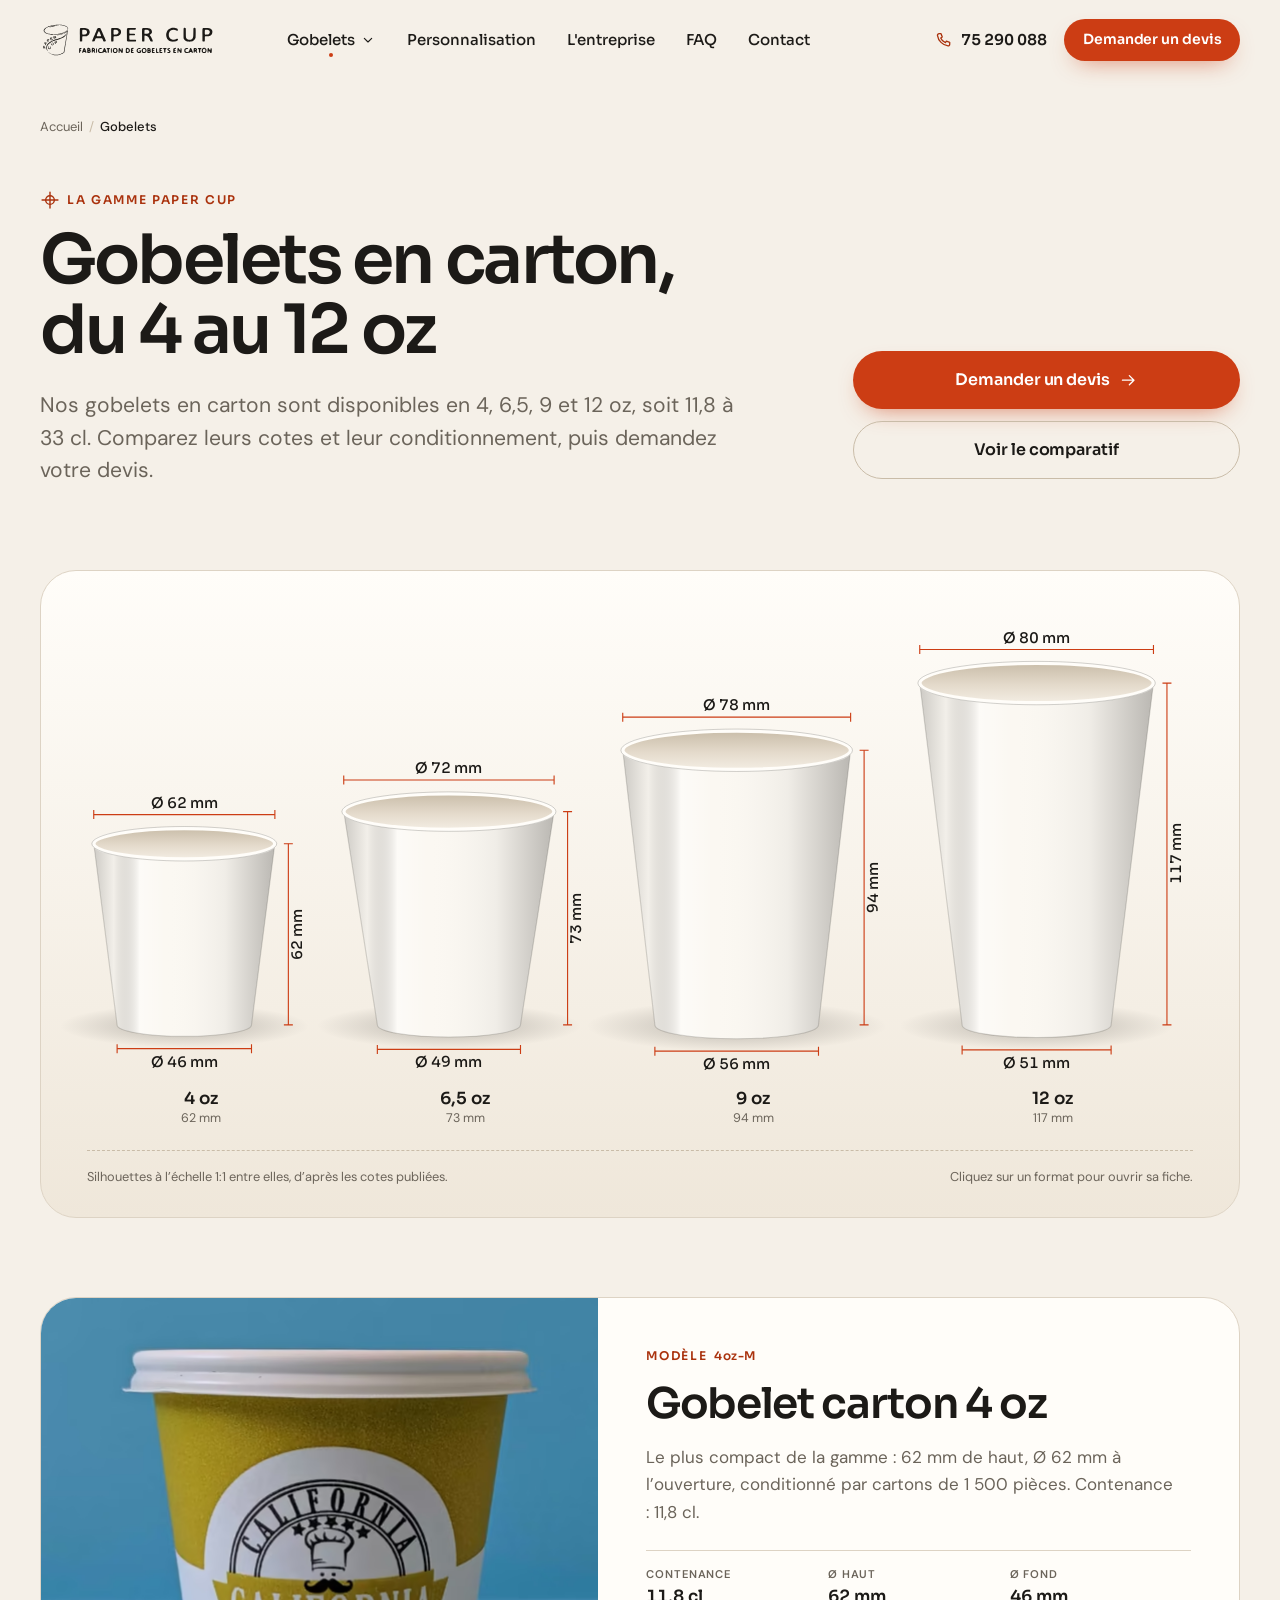
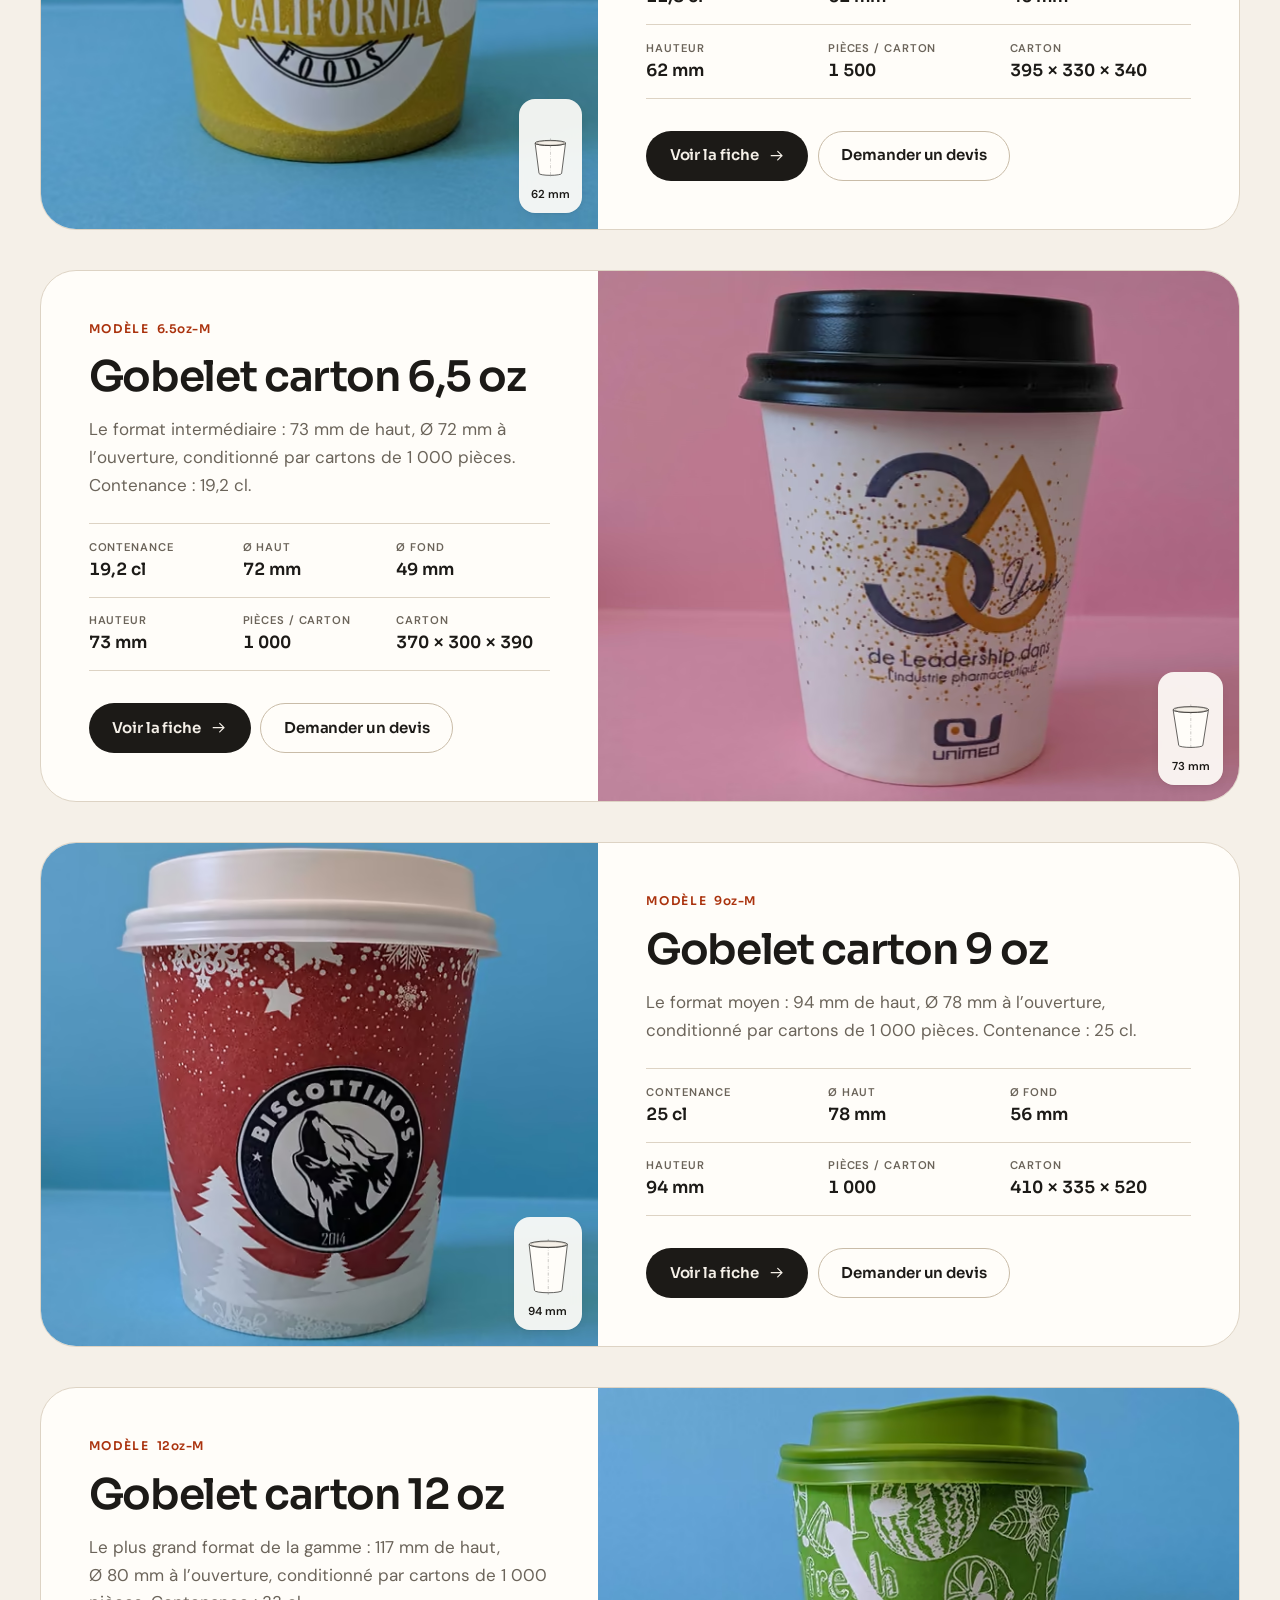
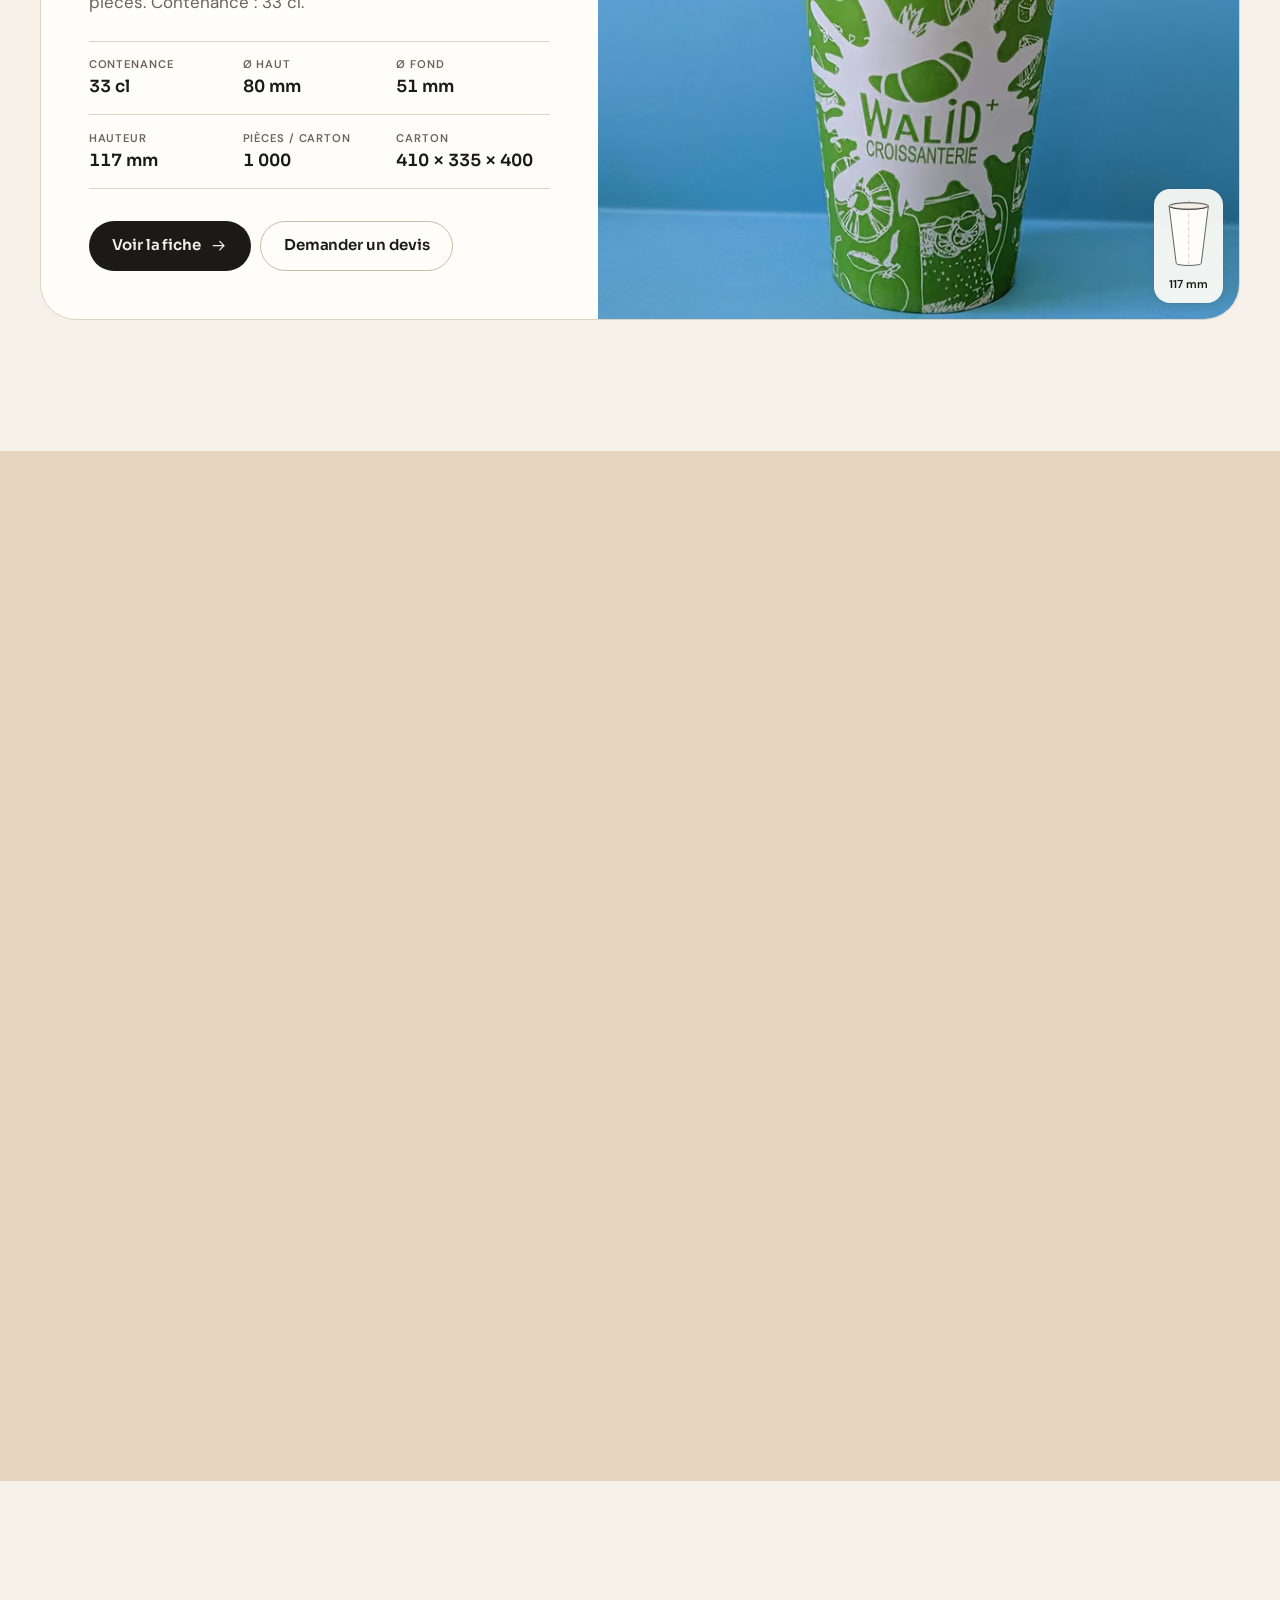
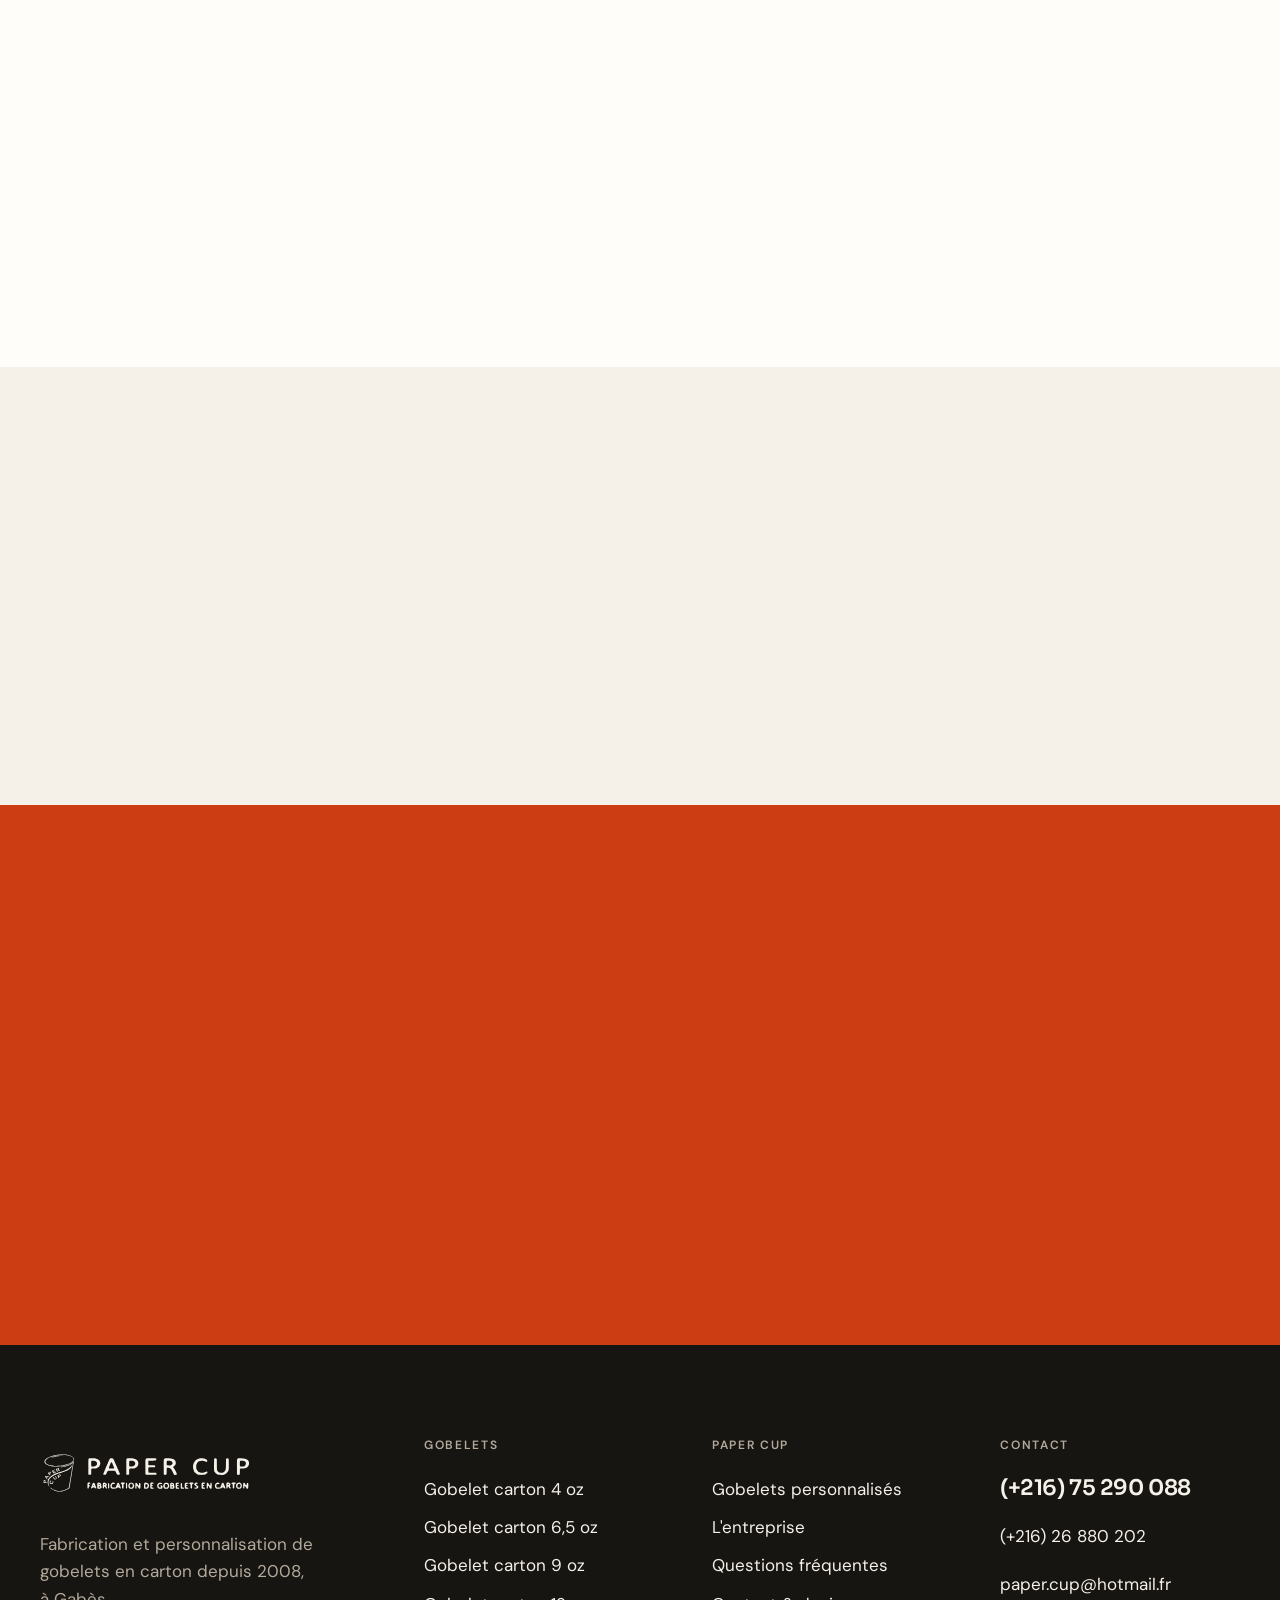
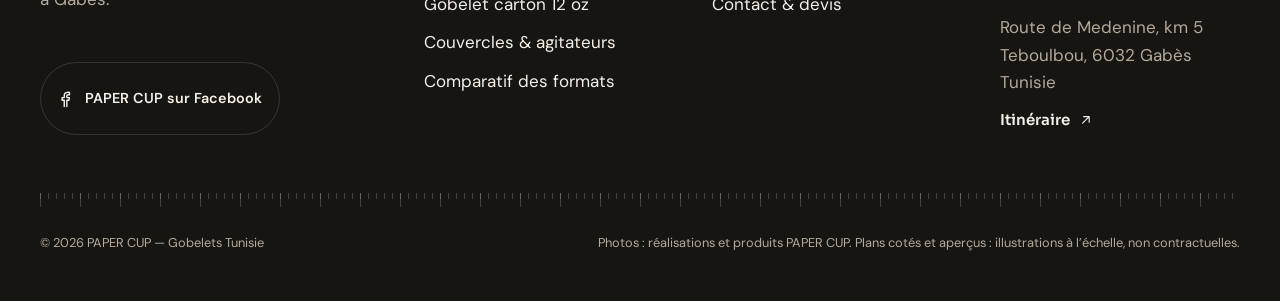
<file: docs/themes/v0/produits.html>
<!doctype html>
<html lang="fr" dir="ltr">
  <head>
    <meta charset="utf-8" />
    <meta name="viewport" content="width=device-width, initial-scale=1, viewport-fit=cover" />
    <title>Gobelets en carton 4, 6,5, 9 et 12 oz | PAPER CUP Tunisie</title>
    <meta
      name="description"
      content="Gobelets en carton PAPER CUP de 11,8 à 33 cl (4, 6,5, 9 et 12 oz), couvercles et agitateurs : dimensions, conditionnement et comparatif des formats."
    />
    <meta name="robots" content="index, follow, max-image-preview:large" />
    <link rel="canonical" href="https://www.papercup.com.tn/produits.html" />
    <meta name="theme-color" content="#F5F0E8" />
    <meta name="format-detection" content="telephone=no" />
    <link rel="preload" href="assets/fonts/sora-latin-wght-normal.woff2" as="font" type="font/woff2" crossorigin />
    <link rel="stylesheet" href="assets/css/theme.bundle.css?v=7b822f45d3" />
    <script>
      document.documentElement.classList.add("js");
    </script>
    <script src="assets/js/theme.bundle.js?v=7b822f45d3" defer></script>
    <link rel="icon" href="assets/images/favicon.svg" type="image/svg+xml" />
    <link rel="icon" href="assets/images/favicon-32.png" sizes="32x32" type="image/png" />
    <link rel="apple-touch-icon" href="assets/images/apple-touch-icon.png" />
    <link rel="manifest" href="site.webmanifest" />
    <meta property="og:type" content="website" />
    <meta property="og:site_name" content="PAPER CUP" />
    <meta property="og:locale" content="fr_TN" />
    <meta property="og:title" content="Gobelets en carton 4, 6,5, 9 et 12 oz | PAPER CUP Tunisie" />
    <meta
      property="og:description"
      content="Gobelets en carton PAPER CUP de 11,8 à 33 cl (4, 6,5, 9 et 12 oz), couvercles et agitateurs : dimensions, conditionnement et comparatif des formats."
    />
    <meta property="og:url" content="https://www.papercup.com.tn/produits.html" />
    <meta property="og:image" content="https://www.papercup.com.tn/assets/images/og-image.jpg" />
    <meta property="og:image:width" content="1200" />
    <meta property="og:image:height" content="630" />
    <meta property="og:image:alt" content="Gobelets en carton PAPER CUP, du 4 au 12 oz, illustrés à l'échelle" />
    <meta name="twitter:card" content="summary_large_image" />
    <meta name="twitter:title" content="Gobelets en carton 4, 6,5, 9 et 12 oz | PAPER CUP Tunisie" />
    <meta
      name="twitter:description"
      content="Gobelets en carton PAPER CUP de 11,8 à 33 cl (4, 6,5, 9 et 12 oz), couvercles et agitateurs : dimensions, conditionnement et comparatif des formats."
    />
    <meta name="twitter:image" content="https://www.papercup.com.tn/assets/images/og-image.jpg" />
    <script type="application/ld+json">
      {
        "@context": "https://schema.org",
        "@graph": [
          {
            "@type": "CollectionPage",
            "@id": "https://www.papercup.com.tn/produits.html#webpage",
            "url": "https://www.papercup.com.tn/produits.html",
            "name": "Gobelets en carton 4, 6,5, 9 et 12 oz | PAPER CUP Tunisie",
            "description": "Gobelets en carton PAPER CUP de 11,8 à 33 cl (4, 6,5, 9 et 12 oz), couvercles et agitateurs : dimensions, conditionnement et comparatif des formats.",
            "inLanguage": "fr",
            "isPartOf": { "@id": "https://www.papercup.com.tn/#website" },
            "about": { "@id": "https://www.papercup.com.tn/#organization" }
          },
          {
            "@type": "BreadcrumbList",
            "itemListElement": [
              { "@type": "ListItem", "position": 1, "name": "Accueil", "item": "https://www.papercup.com.tn/" },
              {
                "@type": "ListItem",
                "position": 2,
                "name": "Gobelets",
                "item": "https://www.papercup.com.tn/produits.html"
              }
            ]
          },
          {
            "@type": "ItemList",
            "name": "Gobelets en carton PAPER CUP",
            "numberOfItems": 4,
            "itemListElement": [
              {
                "@type": "ListItem",
                "position": 1,
                "name": "Gobelet en carton 4 oz (11,8 cl)",
                "url": "https://www.papercup.com.tn/produits/gobelet-carton-4-oz.html"
              },
              {
                "@type": "ListItem",
                "position": 2,
                "name": "Gobelet en carton 6,5 oz (19,2 cl)",
                "url": "https://www.papercup.com.tn/produits/gobelet-carton-6-5-oz.html"
              },
              {
                "@type": "ListItem",
                "position": 3,
                "name": "Gobelet en carton 9 oz (25 cl)",
                "url": "https://www.papercup.com.tn/produits/gobelet-carton-9-oz.html"
              },
              {
                "@type": "ListItem",
                "position": 4,
                "name": "Gobelet en carton 12 oz (33 cl)",
                "url": "https://www.papercup.com.tn/produits/gobelet-carton-12-oz.html"
              }
            ]
          }
        ]
      }
    </script>
  </head>
  <body class="">
    <svg class="svg-defs" width="0" height="0" aria-hidden="true" focusable="false">
      <defs>
        <linearGradient id="pc-shade" x1="0" x2="1" y1="0" y2="0">
          <stop offset="0" stop-color="#1C1A17" stop-opacity=".22" />
          <stop offset=".12" stop-color="#1C1A17" stop-opacity=".04" />
          <stop offset=".26" stop-color="#FFFFFF" stop-opacity=".42" />
          <stop offset=".4" stop-color="#FFFFFF" stop-opacity="0" />
          <stop offset=".72" stop-color="#1C1A17" stop-opacity=".05" />
          <stop offset="1" stop-color="#1C1A17" stop-opacity=".3" />
        </linearGradient>
        <linearGradient id="pc-inner" x1="0" x2="0" y1="0" y2="1">
          <stop offset="0" stop-color="#C9BDA9" />
          <stop offset=".55" stop-color="#E4DACB" />
          <stop offset="1" stop-color="#F3EDE3" />
        </linearGradient>
        <radialGradient id="pc-shadow">
          <stop offset="0" stop-color="#1C1A17" stop-opacity=".34" />
          <stop offset=".55" stop-color="#1C1A17" stop-opacity=".12" />
          <stop offset="1" stop-color="#1C1A17" stop-opacity="0" />
        </radialGradient>
      </defs>
      <symbol
        id="i-phone"
        viewBox="0 0 24 24"
        fill="none"
        stroke="currentColor"
        stroke-width="1.7"
        stroke-linecap="round"
        stroke-linejoin="round"
      >
        <path
          d="M6.6 3.5h2.6l1.6 4.3-2 1.3a10.6 10.6 0 0 0 6.1 6.1l1.3-2 4.3 1.6v2.6a2.1 2.1 0 0 1-2.2 2.1A16.4 16.4 0 0 1 4.5 5.7a2.1 2.1 0 0 1 2.1-2.2z"
        />
      </symbol>
      <symbol
        id="i-arrow-right"
        viewBox="0 0 24 24"
        fill="none"
        stroke="currentColor"
        stroke-width="1.7"
        stroke-linecap="round"
        stroke-linejoin="round"
      >
        <path d="M4.5 12h15M13.5 6l6 6-6 6" />
      </symbol>
      <symbol
        id="i-arrow-up-right"
        viewBox="0 0 24 24"
        fill="none"
        stroke="currentColor"
        stroke-width="1.7"
        stroke-linecap="round"
        stroke-linejoin="round"
      >
        <path d="M7 17 17 7M8.5 7H17v8.5" />
      </symbol>
      <symbol
        id="i-chevron-down"
        viewBox="0 0 24 24"
        fill="none"
        stroke="currentColor"
        stroke-width="1.7"
        stroke-linecap="round"
        stroke-linejoin="round"
      >
        <path d="m6.5 9.5 5.5 5.5 5.5-5.5" />
      </symbol>
      <symbol
        id="i-menu"
        viewBox="0 0 24 24"
        fill="none"
        stroke="currentColor"
        stroke-width="1.7"
        stroke-linecap="round"
        stroke-linejoin="round"
      >
        <path d="M4 7.5h16M4 12h16M4 16.5h10" />
      </symbol>
      <symbol
        id="i-close"
        viewBox="0 0 24 24"
        fill="none"
        stroke="currentColor"
        stroke-width="1.7"
        stroke-linecap="round"
        stroke-linejoin="round"
      >
        <path d="M6 6l12 12M18 6 6 18" />
      </symbol>
      <symbol
        id="i-map-pin"
        viewBox="0 0 24 24"
        fill="none"
        stroke="currentColor"
        stroke-width="1.7"
        stroke-linecap="round"
        stroke-linejoin="round"
      >
        <path d="M12 21s-6.8-6-6.8-11.2a6.8 6.8 0 0 1 13.6 0C18.8 15 12 21 12 21z" />
        <circle cx="12" cy="9.8" r="2.4" />
      </symbol>
      <symbol
        id="i-facebook"
        viewBox="0 0 24 24"
        fill="none"
        stroke="currentColor"
        stroke-width="1.7"
        stroke-linecap="round"
        stroke-linejoin="round"
      >
        <path
          d="M14.2 21v-7.6h2.6l.4-3.1h-3V8.4c0-.9.3-1.5 1.6-1.5h1.6V4.1a21 21 0 0 0-2.4-.1c-2.3 0-3.9 1.4-3.9 4v2.3H8.5v3.1h2.6V21"
        />
      </symbol>
      <symbol
        id="i-cup-hot"
        viewBox="0 0 24 24"
        fill="none"
        stroke="currentColor"
        stroke-width="1.7"
        stroke-linecap="round"
        stroke-linejoin="round"
      >
        <path d="M5.5 9h13l-1.6 10.8a1.4 1.4 0 0 1-1.4 1.2h-7a1.4 1.4 0 0 1-1.4-1.2z" />
        <path d="M4.5 9h15" />
        <path d="M10 2.8c-.8.8.8 1.7 0 2.6M14 2.8c-.8.8.8 1.7 0 2.6" />
      </symbol>
      <symbol
        id="i-cup-cold"
        viewBox="0 0 24 24"
        fill="none"
        stroke="currentColor"
        stroke-width="1.7"
        stroke-linecap="round"
        stroke-linejoin="round"
      >
        <path d="M5.5 8h13l-1.6 11.8a1.4 1.4 0 0 1-1.4 1.2h-7a1.4 1.4 0 0 1-1.4-1.2z" />
        <path d="M4.5 8h15M13 8l1.6-5.5h3" />
        <path d="M9.5 13.5h2.5v2.5H9.5zM12.8 15.8h2v2h-2z" />
      </symbol>
      <symbol
        id="i-ruler"
        viewBox="0 0 24 24"
        fill="none"
        stroke="currentColor"
        stroke-width="1.7"
        stroke-linecap="round"
        stroke-linejoin="round"
      >
        <path d="m3.5 15.8 12.3-12.3 4.7 4.7L8.2 20.5z" />
        <path d="m7.6 11.7 1.8 1.8M10.4 8.9l1.2 1.2M13.2 6.1l1.8 1.8" />
      </symbol>
      <symbol
        id="i-box"
        viewBox="0 0 24 24"
        fill="none"
        stroke="currentColor"
        stroke-width="1.7"
        stroke-linecap="round"
        stroke-linejoin="round"
      >
        <path d="M3.5 7.6 12 3.4l8.5 4.2v8.8L12 20.6l-8.5-4.2z" />
        <path d="M3.5 7.6 12 11.8l8.5-4.2M12 11.8v8.8" />
      </symbol>
      <symbol
        id="i-palette"
        viewBox="0 0 24 24"
        fill="none"
        stroke="currentColor"
        stroke-width="1.7"
        stroke-linecap="round"
        stroke-linejoin="round"
      >
        <path
          d="M12 3.4a8.6 8.6 0 1 0 0 17.2c1 0 1.5-.6 1.5-1.4 0-.4-.2-.8-.5-1.1a1.5 1.5 0 0 1 1.1-2.5h1.8a4.7 4.7 0 0 0 4.7-4.7c0-4.2-3.8-7.5-8.6-7.5z"
        />
        <circle cx="7.7" cy="11.2" r="1" />
        <circle cx="10.2" cy="7.6" r="1" />
        <circle cx="14.6" cy="7.8" r="1" />
      </symbol>
      <symbol
        id="i-check"
        viewBox="0 0 24 24"
        fill="none"
        stroke="currentColor"
        stroke-width="1.7"
        stroke-linecap="round"
        stroke-linejoin="round"
      >
        <path d="m5 12.5 4.6 4.5L19 7.5" />
      </symbol>
      <symbol
        id="i-plus"
        viewBox="0 0 24 24"
        fill="none"
        stroke="currentColor"
        stroke-width="1.7"
        stroke-linecap="round"
        stroke-linejoin="round"
      >
        <path d="M12 5.5v13M5.5 12h13" />
      </symbol>
      <symbol
        id="i-minus"
        viewBox="0 0 24 24"
        fill="none"
        stroke="currentColor"
        stroke-width="1.7"
        stroke-linecap="round"
        stroke-linejoin="round"
      >
        <path d="M5.5 12h13" />
      </symbol>
      <symbol
        id="i-copy"
        viewBox="0 0 24 24"
        fill="none"
        stroke="currentColor"
        stroke-width="1.7"
        stroke-linecap="round"
        stroke-linejoin="round"
      >
        <rect x="8.5" y="8.5" width="11" height="11" rx="2" />
        <path d="M15.5 8.5V6.4a1.9 1.9 0 0 0-1.9-1.9H6.4a1.9 1.9 0 0 0-1.9 1.9v7.2a1.9 1.9 0 0 0 1.9 1.9h2.1" />
      </symbol>
      <symbol
        id="i-factory"
        viewBox="0 0 24 24"
        fill="none"
        stroke="currentColor"
        stroke-width="1.7"
        stroke-linecap="round"
        stroke-linejoin="round"
      >
        <path d="M3.5 20.5V10l5 3v-3l5 3V6.5l7-3v17z" />
        <path d="M7 17h1.5M11.5 17H13M16 17h1.5" />
      </symbol>
      <symbol
        id="i-calendar"
        viewBox="0 0 24 24"
        fill="none"
        stroke="currentColor"
        stroke-width="1.7"
        stroke-linecap="round"
        stroke-linejoin="round"
      >
        <rect x="4" y="5" width="16" height="15.5" rx="2" />
        <path d="M4 9.5h16M8.5 3v4M15.5 3v4" />
      </symbol>
      <symbol
        id="i-leaf"
        viewBox="0 0 24 24"
        fill="none"
        stroke="currentColor"
        stroke-width="1.7"
        stroke-linecap="round"
        stroke-linejoin="round"
      >
        <path d="M5.5 19C5.5 10.6 10.3 5.6 19.5 4.5c-.7 9.9-5.7 14.8-13.6 14.6z" />
        <path d="M5.5 19c2.6-3.9 5.6-6.4 9-7.8" />
      </symbol>
      <symbol
        id="i-layers"
        viewBox="0 0 24 24"
        fill="none"
        stroke="currentColor"
        stroke-width="1.7"
        stroke-linecap="round"
        stroke-linejoin="round"
      >
        <path d="m12 3.5 8.5 4.3L12 12 3.5 7.8z" />
        <path d="m3.5 12 8.5 4.2 8.5-4.2M3.5 16.2l8.5 4.3 8.5-4.3" />
      </symbol>
      <symbol
        id="i-clipboard"
        viewBox="0 0 24 24"
        fill="none"
        stroke="currentColor"
        stroke-width="1.7"
        stroke-linecap="round"
        stroke-linejoin="round"
      >
        <rect x="5" y="4.5" width="14" height="16" rx="2" />
        <path d="M9 4.5V3.6c0-.3.3-.6.6-.6h4.8c.3 0 .6.3.6.6v.9M8.5 10h7M8.5 13.5h7M8.5 17h4" />
      </symbol>
      <symbol
        id="i-register"
        viewBox="0 0 24 24"
        fill="none"
        stroke="currentColor"
        stroke-width="1.7"
        stroke-linecap="round"
        stroke-linejoin="round"
      >
        <circle cx="12" cy="12" r="5.2" />
        <path d="M12 2.5v19M2.5 12h19" />
      </symbol>
      <symbol
        id="i-info"
        viewBox="0 0 24 24"
        fill="none"
        stroke="currentColor"
        stroke-width="1.7"
        stroke-linecap="round"
        stroke-linejoin="round"
      >
        <circle cx="12" cy="12" r="8.5" />
        <path d="M12 11v5.5M12 7.6v.2" />
      </symbol>
      <symbol
        id="i-mail"
        viewBox="0 0 24 24"
        fill="none"
        stroke="currentColor"
        stroke-width="1.7"
        stroke-linecap="round"
        stroke-linejoin="round"
      >
        <rect x="3.5" y="5.5" width="17" height="13" rx="2" />
        <path d="m4 7 8 6 8-6" />
      </symbol>
      <symbol
        id="i-printer"
        viewBox="0 0 24 24"
        fill="none"
        stroke="currentColor"
        stroke-width="1.7"
        stroke-linecap="round"
        stroke-linejoin="round"
      >
        <path d="M7 9V3.5h10V9" />
        <rect x="3.5" y="9" width="17" height="7.5" rx="2" />
        <path d="M7 14h10v6.5H7z" />
      </symbol>
      <symbol
        id="i-alert"
        viewBox="0 0 24 24"
        fill="none"
        stroke="currentColor"
        stroke-width="1.7"
        stroke-linecap="round"
        stroke-linejoin="round"
      >
        <path d="M12 4 21 19.5H3z" />
        <path d="M12 10v4.5M12 17.2v.2" />
      </symbol>
      <symbol
        id="i-paperclip"
        viewBox="0 0 24 24"
        fill="none"
        stroke="currentColor"
        stroke-width="1.7"
        stroke-linecap="round"
        stroke-linejoin="round"
      >
        <path
          d="m19.2 11.6-7.4 7.4a4.8 4.8 0 0 1-6.8-6.8l7.9-7.9a3.2 3.2 0 0 1 4.5 4.5l-7.9 7.9a1.6 1.6 0 0 1-2.3-2.3l7.2-7.2"
        />
      </symbol>
      <symbol
        id="i-upload"
        viewBox="0 0 24 24"
        fill="none"
        stroke="currentColor"
        stroke-width="1.7"
        stroke-linecap="round"
        stroke-linejoin="round"
      >
        <path d="M12 15.5V4.5M7.5 9 12 4.5 16.5 9" />
        <path d="M4.5 14.5v3.7a2.3 2.3 0 0 0 2.3 2.3h10.4a2.3 2.3 0 0 0 2.3-2.3v-3.7" />
      </symbol>
      <symbol
        id="i-file"
        viewBox="0 0 24 24"
        fill="none"
        stroke="currentColor"
        stroke-width="1.7"
        stroke-linecap="round"
        stroke-linejoin="round"
      >
        <path d="M13.5 3.5H7.2a1.7 1.7 0 0 0-1.7 1.7v13.6a1.7 1.7 0 0 0 1.7 1.7h9.6a1.7 1.7 0 0 0 1.7-1.7V8.5z" />
        <path d="M13.5 3.5v5h5" />
      </symbol>
      <symbol
        id="i-ice-cream"
        viewBox="0 0 24 24"
        fill="none"
        stroke="currentColor"
        stroke-width="1.7"
        stroke-linecap="round"
        stroke-linejoin="round"
      >
        <path d="M6.8 11.5h10.4l-1.5 8.1a1.4 1.4 0 0 1-1.4 1.1H9.7a1.4 1.4 0 0 1-1.4-1.1z" />
        <path d="M7.8 11.5a4.2 4.2 0 0 1 8.4 0" />
        <path d="M12 7.3V5.5" />
      </symbol>
      <symbol
        id="i-bag"
        viewBox="0 0 24 24"
        fill="none"
        stroke="currentColor"
        stroke-width="1.7"
        stroke-linecap="round"
        stroke-linejoin="round"
      >
        <path d="M6.5 4h11l1 16.5h-13z" />
        <path d="M9.5 4v1.8a2.5 2.5 0 0 0 5 0V4" />
      </symbol>
      <symbol
        id="i-tray"
        viewBox="0 0 24 24"
        fill="none"
        stroke="currentColor"
        stroke-width="1.7"
        stroke-linecap="round"
        stroke-linejoin="round"
      >
        <rect x="3.5" y="5.5" width="17" height="13" rx="1.6" />
        <path d="M7 9.5h5.5M7 12.5h10M7 15.5h7.5" />
      </symbol>
      <symbol
        id="i-chat"
        viewBox="0 0 24 24"
        fill="none"
        stroke="currentColor"
        stroke-width="1.7"
        stroke-linecap="round"
        stroke-linejoin="round"
      >
        <path d="M5.2 19.4 6.3 16A7.6 7.6 0 1 1 9 18.6z" />
        <path d="M9.3 9.6c.3 2.4 2 4.2 4.6 4.8l.9-1.2 1.7.8-.4 1.4c-3.6.3-7.3-3.4-7.2-7l1.4-.4.8 1.7z" />
      </symbol>
      <symbol
        id="i-trash"
        viewBox="0 0 24 24"
        fill="none"
        stroke="currentColor"
        stroke-width="1.7"
        stroke-linecap="round"
        stroke-linejoin="round"
      >
        <path
          d="M4.5 7h15M9.5 7V4.8c0-.4.3-.8.8-.8h3.4c.5 0 .8.4.8.8V7M6.5 7l.9 12.2a1.5 1.5 0 0 0 1.5 1.3h6.2a1.5 1.5 0 0 0 1.5-1.3L17.5 7"
        />
        <path d="M10.2 11v5.5M13.8 11v5.5" />
      </symbol>
    </svg>
    <a class="skip-link" href="#contenu">Aller au contenu</a>
    <header class="site-header" data-header>
      <div class="container site-header__inner">
        <a class="brand" href="index.html">
          <img
            class="brand__logo"
            src="assets/images/brand/logo-papercup.svg"
            width="230"
            height="50"
            alt="PAPER CUP, fabrication de gobelets en carton — accueil"
          />
        </a>
        <nav class="nav" aria-label="Navigation principale">
          <ul class="nav__list" role="list">
            <li class="nav__item--mega" data-mega>
              <button
                class="nav__link nav__trigger is-active"
                type="button"
                aria-expanded="false"
                aria-controls="mega-gobelets"
                data-mega-trigger
              >
                Gobelets
                <svg class="icon nav__chevron" width="24" height="24" aria-hidden="true" focusable="false">
                  <use href="#i-chevron-down" />
                </svg>
              </button>
              <div class="mega" id="mega-gobelets" data-mega-panel hidden>
                <div class="mega__inner">
                  <div class="mega__intro">
                    <p class="eyebrow">La gamme</p>
                    <p class="mega__title">Quatre formats de gobelets en carton, standard ou personnalisés.</p>
                    <a class="link-arrow" href="produits.html"
                      >Voir toute la gamme
                      <svg class="icon" width="24" height="24" aria-hidden="true" focusable="false">
                        <use href="#i-arrow-right" /></svg
                    ></a>
                    <a class="link-arrow" href="produits.html#comparatif"
                      >Comparer les formats
                      <svg class="icon" width="24" height="24" aria-hidden="true" focusable="false">
                        <use href="#i-arrow-right" /></svg
                    ></a>
                    <a class="link-arrow" href="produits.html#accessoires"
                      >Couvercles &amp; agitateurs
                      <svg class="icon" width="24" height="24" aria-hidden="true" focusable="false">
                        <use href="#i-arrow-right" /></svg
                    ></a>
                  </div>
                  <ul class="mega__list" role="list">
                    <li>
                      <a class="mega__item" href="produits/gobelet-carton-4-oz.html">
                        <span class="mega__cup"
                          ><svg
                            class="cup cup--plain"
                            viewBox="0 0 50.44 100.71"
                            width="50.44"
                            height="100.71"
                            aria-hidden="true"
                            focusable="false"
                          >
                            <ellipse
                              class="cup__shadow"
                              cx="25.22"
                              cy="84.76"
                              rx="30.96"
                              ry="7.64"
                              fill="url(#pc-shadow)"
                            />
                            <clipPath id="cl-mm-4oz">
                              <path
                                d="M6 45.32L10.96 83.76A14.26 2.42 0 0 0 39.48 83.76L44.44 45.32A19.22 3.27 0 0 1 6 45.32Z"
                              />
                            </clipPath>
                            <g class="cup__body">
                              <path
                                d="M6 45.32L10.96 83.76A14.26 2.42 0 0 0 39.48 83.76L44.44 45.32A19.22 3.27 0 0 1 6 45.32Z"
                                fill="#FBF8F2"
                              />
                              <g clip-path="url(#cl-mm-4oz)">
                                <rect x="4" y="42.05" width="42.44" height="46.13" fill="url(#pc-shade)" />
                              </g>
                              <path
                                d="M6 45.32L10.96 83.76A14.26 2.42 0 0 0 39.48 83.76L44.44 45.32A19.22 3.27 0 0 1 6 45.32Z"
                                fill="none"
                                stroke="rgba(28,26,23,.16)"
                                stroke-width="1"
                              />
                            </g>
                            <ellipse
                              class="cup__inner"
                              cx="25.22"
                              cy="45.32"
                              rx="19.22"
                              ry="3.27"
                              fill="url(#pc-inner)"
                            />
                            <ellipse
                              cx="25.22"
                              cy="45.32"
                              rx="19.22"
                              ry="3.27"
                              fill="none"
                              stroke="#FFFDF9"
                              stroke-width="2.2"
                            />
                            <ellipse
                              cx="25.22"
                              cy="45.32"
                              rx="20.32"
                              ry="4.37"
                              fill="none"
                              stroke="rgba(28,26,23,.22)"
                              stroke-width=".8"
                            /></svg
                        ></span>
                        <span class="mega__text"><strong>4 oz</strong><span>11,8 cl · 62 mm</span></span>
                      </a>
                    </li>
                    <li>
                      <a class="mega__item" href="produits/gobelet-carton-6-5-oz.html">
                        <span class="mega__cup"
                          ><svg
                            class="cup cup--plain"
                            viewBox="0 0 56.64 100.71"
                            width="56.64"
                            height="100.71"
                            aria-hidden="true"
                            focusable="false"
                          >
                            <ellipse
                              class="cup__shadow"
                              cx="28.32"
                              cy="84.76"
                              rx="32.58"
                              ry="7.87"
                              fill="url(#pc-shadow)"
                            />
                            <clipPath id="cl-mm-6-5oz">
                              <path
                                d="M6 38.5L13.13 83.76A15.19 2.58 0 0 0 43.51 83.76L50.64 38.5A22.32 3.79 0 0 1 6 38.5Z"
                              />
                            </clipPath>
                            <g class="cup__body">
                              <path
                                d="M6 38.5L13.13 83.76A15.19 2.58 0 0 0 43.51 83.76L50.64 38.5A22.32 3.79 0 0 1 6 38.5Z"
                                fill="#FBF8F2"
                              />
                              <g clip-path="url(#cl-mm-6-5oz)">
                                <rect x="4" y="34.71" width="48.64" height="53.64" fill="url(#pc-shade)" />
                              </g>
                              <path
                                d="M6 38.5L13.13 83.76A15.19 2.58 0 0 0 43.51 83.76L50.64 38.5A22.32 3.79 0 0 1 6 38.5Z"
                                fill="none"
                                stroke="rgba(28,26,23,.16)"
                                stroke-width="1"
                              />
                            </g>
                            <ellipse
                              class="cup__inner"
                              cx="28.32"
                              cy="38.5"
                              rx="22.32"
                              ry="3.79"
                              fill="url(#pc-inner)"
                            />
                            <ellipse
                              cx="28.32"
                              cy="38.5"
                              rx="22.32"
                              ry="3.79"
                              fill="none"
                              stroke="#FFFDF9"
                              stroke-width="2.2"
                            />
                            <ellipse
                              cx="28.32"
                              cy="38.5"
                              rx="23.42"
                              ry="4.89"
                              fill="none"
                              stroke="rgba(28,26,23,.22)"
                              stroke-width=".8"
                            /></svg
                        ></span>
                        <span class="mega__text"><strong>6,5 oz</strong><span>19,2 cl · 73 mm</span></span>
                      </a>
                    </li>
                    <li>
                      <a class="mega__item" href="produits/gobelet-carton-9-oz.html">
                        <span class="mega__cup"
                          ><svg
                            class="cup cup--plain"
                            viewBox="0 0 60.36 100.71"
                            width="60.36"
                            height="100.71"
                            aria-hidden="true"
                            focusable="false"
                          >
                            <ellipse
                              class="cup__shadow"
                              cx="30.18"
                              cy="84.76"
                              rx="36.38"
                              ry="8.43"
                              fill="url(#pc-shadow)"
                            />
                            <clipPath id="cl-mm-9oz">
                              <path
                                d="M6 25.48L12.82 83.76A17.36 2.95 0 0 0 47.54 83.76L54.36 25.48A24.18 4.11 0 0 1 6 25.48Z"
                              />
                            </clipPath>
                            <g class="cup__body">
                              <path
                                d="M6 25.48L12.82 83.76A17.36 2.95 0 0 0 47.54 83.76L54.36 25.48A24.18 4.11 0 0 1 6 25.48Z"
                                fill="#FBF8F2"
                              />
                              <g clip-path="url(#cl-mm-9oz)">
                                <rect x="4" y="21.37" width="52.36" height="67.34" fill="url(#pc-shade)" />
                              </g>
                              <path
                                d="M6 25.48L12.82 83.76A17.36 2.95 0 0 0 47.54 83.76L54.36 25.48A24.18 4.11 0 0 1 6 25.48Z"
                                fill="none"
                                stroke="rgba(28,26,23,.16)"
                                stroke-width="1"
                              />
                            </g>
                            <ellipse
                              class="cup__inner"
                              cx="30.18"
                              cy="25.48"
                              rx="24.18"
                              ry="4.11"
                              fill="url(#pc-inner)"
                            />
                            <ellipse
                              cx="30.18"
                              cy="25.48"
                              rx="24.18"
                              ry="4.11"
                              fill="none"
                              stroke="#FFFDF9"
                              stroke-width="2.2"
                            />
                            <ellipse
                              cx="30.18"
                              cy="25.48"
                              rx="25.28"
                              ry="5.21"
                              fill="none"
                              stroke="rgba(28,26,23,.22)"
                              stroke-width=".8"
                            /></svg
                        ></span>
                        <span class="mega__text"><strong>9 oz</strong><span>25 cl · 94 mm</span></span>
                      </a>
                    </li>
                    <li>
                      <a class="mega__item" href="produits/gobelet-carton-12-oz.html">
                        <span class="mega__cup"
                          ><svg
                            class="cup cup--plain"
                            viewBox="0 0 61.6 100.71"
                            width="61.6"
                            height="100.71"
                            aria-hidden="true"
                            focusable="false"
                          >
                            <ellipse
                              class="cup__shadow"
                              cx="30.8"
                              cy="84.76"
                              rx="33.67"
                              ry="8.03"
                              fill="url(#pc-shadow)"
                            />
                            <clipPath id="cl-mm-12oz">
                              <path
                                d="M6 11.22L14.99 83.76A15.81 2.69 0 0 0 46.61 83.76L55.6 11.22A24.8 4.22 0 0 1 6 11.22Z"
                              />
                            </clipPath>
                            <g class="cup__body">
                              <path
                                d="M6 11.22L14.99 83.76A15.81 2.69 0 0 0 46.61 83.76L55.6 11.22A24.8 4.22 0 0 1 6 11.22Z"
                                fill="#FBF8F2"
                              />
                              <g clip-path="url(#cl-mm-12oz)">
                                <rect x="4" y="7" width="53.6" height="81.44" fill="url(#pc-shade)" />
                              </g>
                              <path
                                d="M6 11.22L14.99 83.76A15.81 2.69 0 0 0 46.61 83.76L55.6 11.22A24.8 4.22 0 0 1 6 11.22Z"
                                fill="none"
                                stroke="rgba(28,26,23,.16)"
                                stroke-width="1"
                              />
                            </g>
                            <ellipse
                              class="cup__inner"
                              cx="30.8"
                              cy="11.22"
                              rx="24.8"
                              ry="4.22"
                              fill="url(#pc-inner)"
                            />
                            <ellipse
                              cx="30.8"
                              cy="11.22"
                              rx="24.8"
                              ry="4.22"
                              fill="none"
                              stroke="#FFFDF9"
                              stroke-width="2.2"
                            />
                            <ellipse
                              cx="30.8"
                              cy="11.22"
                              rx="25.9"
                              ry="5.32"
                              fill="none"
                              stroke="rgba(28,26,23,.22)"
                              stroke-width=".8"
                            /></svg
                        ></span>
                        <span class="mega__text"><strong>12 oz</strong><span>33 cl · 117 mm</span></span>
                      </a>
                    </li>
                  </ul>
                </div>
              </div>
            </li>
            <li><a class="nav__link" href="personnalisation.html">Personnalisation</a></li>
            <li><a class="nav__link" href="entreprise.html">L'entreprise</a></li>
            <li><a class="nav__link" href="faq.html">FAQ</a></li>
            <li><a class="nav__link" href="contact.html">Contact</a></li>
          </ul>
        </nav>
        <div class="site-header__actions">
          <a class="header-phone" href="tel:+21675290088" aria-label="Appeler PAPER CUP au (+216) 75 290 088"
            ><svg class="icon" width="24" height="24" aria-hidden="true" focusable="false"><use href="#i-phone" /></svg
            ><span>75 290 088</span></a
          >
          <a class="btn btn--accent btn--sm header-cta" href="contact.html#devis">Demander un devis</a>
          <button class="menu-toggle" type="button" aria-expanded="false" aria-controls="menu-mobile" data-menu-toggle>
            <span class="menu-toggle__bars" aria-hidden="true"><span></span><span></span><span></span></span>
            <span class="visually-hidden" data-menu-label>Ouvrir le menu</span>
          </button>
        </div>
      </div>
    </header>
    <div class="mobile-menu" id="menu-mobile" data-menu hidden>
      <div class="mobile-menu__inner">
        <nav aria-label="Navigation mobile">
          <p class="mobile-menu__label">Gobelets</p>
          <ul class="mobile-menu__formats" role="list">
            <li>
              <a href="produits/gobelet-carton-4-oz.html"
                ><span class="mobile-menu__cup"
                  ><svg
                    class="cup cup--plain"
                    viewBox="0 0 43 85.28"
                    width="43"
                    height="85.28"
                    aria-hidden="true"
                    focusable="false"
                  >
                    <ellipse class="cup__shadow" cx="21.5" cy="69.9" rx="26.13" ry="6.93" fill="url(#pc-shadow)" />
                    <clipPath id="cl-mo-4oz">
                      <path d="M6 37.9L10 68.9A11.5 1.96 0 0 0 33 68.9L37 37.9A15.5 2.64 0 0 1 6 37.9Z" />
                    </clipPath>
                    <g class="cup__body">
                      <path
                        d="M6 37.9L10 68.9A11.5 1.96 0 0 0 33 68.9L37 37.9A15.5 2.64 0 0 1 6 37.9Z"
                        fill="#FBF8F2"
                      />
                      <g clip-path="url(#cl-mo-4oz)">
                        <rect x="4" y="35.27" width="35" height="37.59" fill="url(#pc-shade)" />
                      </g>
                      <path
                        d="M6 37.9L10 68.9A11.5 1.96 0 0 0 33 68.9L37 37.9A15.5 2.64 0 0 1 6 37.9Z"
                        fill="none"
                        stroke="rgba(28,26,23,.16)"
                        stroke-width="1"
                      />
                    </g>
                    <ellipse class="cup__inner" cx="21.5" cy="37.9" rx="15.5" ry="2.64" fill="url(#pc-inner)" />
                    <ellipse cx="21.5" cy="37.9" rx="15.5" ry="2.64" fill="none" stroke="#FFFDF9" stroke-width="2.2" />
                    <ellipse
                      cx="21.5"
                      cy="37.9"
                      rx="16.6"
                      ry="3.74"
                      fill="none"
                      stroke="rgba(28,26,23,.22)"
                      stroke-width=".8"
                    /></svg></span
                >4 oz</a
              >
            </li>
            <li>
              <a href="produits/gobelet-carton-6-5-oz.html"
                ><span class="mobile-menu__cup"
                  ><svg
                    class="cup cup--plain"
                    viewBox="0 0 48 85.28"
                    width="48"
                    height="85.28"
                    aria-hidden="true"
                    focusable="false"
                  >
                    <ellipse class="cup__shadow" cx="24" cy="69.9" rx="27.44" ry="7.12" fill="url(#pc-shadow)" />
                    <clipPath id="cl-mo-6-5oz">
                      <path d="M6 32.4L11.75 68.9A12.25 2.08 0 0 0 36.25 68.9L42 32.4A18 3.06 0 0 1 6 32.4Z" />
                    </clipPath>
                    <g class="cup__body">
                      <path
                        d="M6 32.4L11.75 68.9A12.25 2.08 0 0 0 36.25 68.9L42 32.4A18 3.06 0 0 1 6 32.4Z"
                        fill="#FBF8F2"
                      />
                      <g clip-path="url(#cl-mo-6-5oz)">
                        <rect x="4" y="29.34" width="40" height="43.64" fill="url(#pc-shade)" />
                      </g>
                      <path
                        d="M6 32.4L11.75 68.9A12.25 2.08 0 0 0 36.25 68.9L42 32.4A18 3.06 0 0 1 6 32.4Z"
                        fill="none"
                        stroke="rgba(28,26,23,.16)"
                        stroke-width="1"
                      />
                    </g>
                    <ellipse class="cup__inner" cx="24" cy="32.4" rx="18" ry="3.06" fill="url(#pc-inner)" />
                    <ellipse cx="24" cy="32.4" rx="18" ry="3.06" fill="none" stroke="#FFFDF9" stroke-width="2.2" />
                    <ellipse
                      cx="24"
                      cy="32.4"
                      rx="19.1"
                      ry="4.16"
                      fill="none"
                      stroke="rgba(28,26,23,.22)"
                      stroke-width=".8"
                    /></svg></span
                >6,5 oz</a
              >
            </li>
            <li>
              <a href="produits/gobelet-carton-9-oz.html"
                ><span class="mobile-menu__cup"
                  ><svg
                    class="cup cup--plain"
                    viewBox="0 0 51 85.28"
                    width="51"
                    height="85.28"
                    aria-hidden="true"
                    focusable="false"
                  >
                    <ellipse class="cup__shadow" cx="25.5" cy="69.9" rx="30.5" ry="7.57" fill="url(#pc-shadow)" />
                    <clipPath id="cl-mo-9oz">
                      <path d="M6 21.9L11.5 68.9A14 2.38 0 0 0 39.5 68.9L45 21.9A19.5 3.32 0 0 1 6 21.9Z" />
                    </clipPath>
                    <g class="cup__body">
                      <path
                        d="M6 21.9L11.5 68.9A14 2.38 0 0 0 39.5 68.9L45 21.9A19.5 3.32 0 0 1 6 21.9Z"
                        fill="#FBF8F2"
                      />
                      <g clip-path="url(#cl-mo-9oz)">
                        <rect x="4" y="18.59" width="43" height="54.7" fill="url(#pc-shade)" />
                      </g>
                      <path
                        d="M6 21.9L11.5 68.9A14 2.38 0 0 0 39.5 68.9L45 21.9A19.5 3.32 0 0 1 6 21.9Z"
                        fill="none"
                        stroke="rgba(28,26,23,.16)"
                        stroke-width="1"
                      />
                    </g>
                    <ellipse class="cup__inner" cx="25.5" cy="21.9" rx="19.5" ry="3.32" fill="url(#pc-inner)" />
                    <ellipse cx="25.5" cy="21.9" rx="19.5" ry="3.32" fill="none" stroke="#FFFDF9" stroke-width="2.2" />
                    <ellipse
                      cx="25.5"
                      cy="21.9"
                      rx="20.6"
                      ry="4.42"
                      fill="none"
                      stroke="rgba(28,26,23,.22)"
                      stroke-width=".8"
                    /></svg></span
                >9 oz</a
              >
            </li>
            <li>
              <a href="produits/gobelet-carton-12-oz.html"
                ><span class="mobile-menu__cup"
                  ><svg
                    class="cup cup--plain"
                    viewBox="0 0 52 85.28"
                    width="52"
                    height="85.28"
                    aria-hidden="true"
                    focusable="false"
                  >
                    <ellipse class="cup__shadow" cx="26" cy="69.9" rx="28.31" ry="7.25" fill="url(#pc-shadow)" />
                    <clipPath id="cl-mo-12oz">
                      <path d="M6 10.4L13.25 68.9A12.75 2.17 0 0 0 38.75 68.9L46 10.4A20 3.4 0 0 1 6 10.4Z" />
                    </clipPath>
                    <g class="cup__body">
                      <path
                        d="M6 10.4L13.25 68.9A12.75 2.17 0 0 0 38.75 68.9L46 10.4A20 3.4 0 0 1 6 10.4Z"
                        fill="#FBF8F2"
                      />
                      <g clip-path="url(#cl-mo-12oz)">
                        <rect x="4" y="7" width="44" height="66.07" fill="url(#pc-shade)" />
                      </g>
                      <path
                        d="M6 10.4L13.25 68.9A12.75 2.17 0 0 0 38.75 68.9L46 10.4A20 3.4 0 0 1 6 10.4Z"
                        fill="none"
                        stroke="rgba(28,26,23,.16)"
                        stroke-width="1"
                      />
                    </g>
                    <ellipse class="cup__inner" cx="26" cy="10.4" rx="20" ry="3.4" fill="url(#pc-inner)" />
                    <ellipse cx="26" cy="10.4" rx="20" ry="3.4" fill="none" stroke="#FFFDF9" stroke-width="2.2" />
                    <ellipse
                      cx="26"
                      cy="10.4"
                      rx="21.1"
                      ry="4.5"
                      fill="none"
                      stroke="rgba(28,26,23,.22)"
                      stroke-width=".8"
                    /></svg></span
                >12 oz</a
              >
            </li>
          </ul>
          <ul class="mobile-menu__links" role="list">
            <li><a href="index.html">Accueil</a></li>
            <li><a href="produits.html" aria-current="page">Toute la gamme</a></li>
            <li><a href="produits.html#accessoires">Couvercles &amp; agitateurs</a></li>
            <li><a href="personnalisation.html">Personnalisation</a></li>
            <li><a href="entreprise.html">L'entreprise</a></li>
            <li><a href="faq.html">FAQ</a></li>
            <li><a href="contact.html">Contact</a></li>
          </ul>
        </nav>
        <div class="mobile-menu__contact">
          <a class="btn btn--accent btn--lg btn--block" href="contact.html#devis"
            >Demander un devis
            <svg class="icon" width="24" height="24" aria-hidden="true" focusable="false">
              <use href="#i-arrow-right" /></svg
          ></a>
          <a class="btn btn--outline btn--lg btn--block" href="tel:+21675290088"
            ><svg class="icon" width="24" height="24" aria-hidden="true" focusable="false"><use href="#i-phone" /></svg>
            (+216) 75 290 088</a
          >
          <a class="btn btn--ghost btn--block" href="mailto:paper.cup@hotmail.fr">paper.cup@hotmail.fr</a>
          <p class="mobile-menu__address">
            <svg class="icon" width="24" height="24" aria-hidden="true" focusable="false">
              <use href="#i-map-pin" />
            </svg>
            Route de Medenine, km 5, Teboulbou, 6032 Gabès, Tunisie
          </p>
        </div>
      </div>
    </div>
    <main id="contenu" tabindex="-1">
      <section class="page-hero" aria-labelledby="page-title">
        <div class="container">
          <nav class="breadcrumb" aria-label="Fil d'Ariane">
            <ol role="list">
              <li><a href="index.html">Accueil</a></li>
              <li><span aria-current="page">Gobelets</span></li>
            </ol>
          </nav>
          <div class="page-hero__grid">
            <div class="page-hero__content">
              <p class="eyebrow" data-hero-item>
                <svg class="icon eyebrow__icon" width="24" height="24" aria-hidden="true" focusable="false">
                  <use href="#i-register" /></svg
                >La gamme PAPER CUP
              </p>
              <h1 id="page-title" class="page-hero__title" data-hero-item>Gobelets en carton, du 4 au 12&nbsp;oz</h1>
              <p class="lead" data-hero-item>
                Nos gobelets en carton sont disponibles en 4, 6,5, 9 et 12&nbsp;oz, soit 11,8 à 33&nbsp;cl. Comparez
                leurs cotes et leur conditionnement, puis demandez votre devis.
              </p>
            </div>
            <div class="page-hero__aside" data-hero-item>
              <a class="btn btn--accent btn--lg" href="contact.html#devis"
                >Demander un devis
                <svg class="icon" width="24" height="24" aria-hidden="true" focusable="false">
                  <use href="#i-arrow-right" /></svg></a
              ><a class="btn btn--outline btn--lg" href="#comparatif">Voir le comparatif</a>
            </div>
          </div>
        </div>
      </section>
      <section class="section section--tight" aria-label="Les quatre formats à l’échelle" style="padding-top: 0">
        <div class="container">
          <div class="lineup-stage" data-reveal>
            <ul class="lineup" role="list">
              <li class="lineup__item" style="--grow: 202.7">
                <a href="produits/gobelet-carton-4-oz.html"
                  ><svg
                    class="cup cup--plain"
                    viewBox="0 0 202.7 399.26"
                    width="202.7"
                    height="399.26"
                    aria-hidden="true"
                    focusable="false"
                  >
                    <ellipse class="cup__shadow" cx="86.6" cy="356.88" rx="110.65" ry="19.25" fill="url(#pc-shadow)" />
                    <clipPath id="cl-lp-4oz">
                      <path
                        d="M6 194.68L26.8 355.88A59.8 10.17 0 0 0 146.4 355.88L167.2 194.68A80.6 13.7 0 0 1 6 194.68Z"
                      />
                    </clipPath>
                    <g class="cup__body">
                      <path
                        d="M6 194.68L26.8 355.88A59.8 10.17 0 0 0 146.4 355.88L167.2 194.68A80.6 13.7 0 0 1 6 194.68Z"
                        fill="#FBF8F2"
                      />
                      <g clip-path="url(#cl-lp-4oz)">
                        <rect x="4" y="180.98" width="165.2" height="187.07" fill="url(#pc-shade)" />
                      </g>
                      <path
                        d="M6 194.68L26.8 355.88A59.8 10.17 0 0 0 146.4 355.88L167.2 194.68A80.6 13.7 0 0 1 6 194.68Z"
                        fill="none"
                        stroke="rgba(28,26,23,.16)"
                        stroke-width="1"
                      />
                    </g>
                    <ellipse class="cup__inner" cx="86.6" cy="194.68" rx="80.6" ry="13.7" fill="url(#pc-inner)" />
                    <ellipse
                      cx="86.6"
                      cy="194.68"
                      rx="80.6"
                      ry="13.7"
                      fill="none"
                      stroke="#FFFDF9"
                      stroke-width="3.25"
                    />
                    <ellipse
                      cx="86.6"
                      cy="194.68"
                      rx="82.23"
                      ry="15.33"
                      fill="none"
                      stroke="rgba(28,26,23,.22)"
                      stroke-width=".8"
                    />
                    <g class="cup__dims" font-size="13">
                      <g class="cup__dim-lines" fill="none" stroke="var(--dim-color, #CC3D14)" stroke-width="1">
                        <path d="M6 168.73H167.2" pathLength="1" />
                        <path d="M6 164.73v8M167.2 164.73v8" pathLength="1" />
                        <path d="M179.2 194.68V355.88" pathLength="1" />
                        <path d="M175.2 194.68h8M175.2 355.88h8" pathLength="1" />
                        <path d="M26.8 377.05H146.4" pathLength="1" />
                        <path d="M26.8 373.05v8M146.4 373.05v8" pathLength="1" />
                      </g>
                      <g class="cup__dim-labels" fill="var(--dim-text, #1C1A17)">
                        <text x="86.6" y="162.73" text-anchor="middle">Ø 62 mm</text>
                        <text transform="translate(191.55 275.28) rotate(-90)" text-anchor="middle">62 mm</text>
                        <text x="86.6" y="393.05" text-anchor="middle">Ø 46 mm</text>
                      </g>
                    </g>
                  </svg>
                  <span class="lineup__label"
                    ><strong><span class="visually-hidden">Gobelet carton </span>4 oz</strong>
                    <span>62 mm<span class="visually-hidden"> de hauteur</span></span></span
                  ></a
                >
              </li>
              <li class="lineup__item" style="--grow: 228.7">
                <a href="produits/gobelet-carton-6-5-oz.html"
                  ><svg
                    class="cup cup--plain"
                    viewBox="0 0 228.7 399.26"
                    width="228.7"
                    height="399.26"
                    aria-hidden="true"
                    focusable="false"
                  >
                    <ellipse class="cup__shadow" cx="99.6" cy="356.88" rx="117.48" ry="20.24" fill="url(#pc-shadow)" />
                    <clipPath id="cl-lp-6-5oz">
                      <path
                        d="M6 166.08L35.9 355.88A63.7 10.83 0 0 0 163.3 355.88L193.2 166.08A93.6 15.91 0 0 1 6 166.08Z"
                      />
                    </clipPath>
                    <g class="cup__body">
                      <path
                        d="M6 166.08L35.9 355.88A63.7 10.83 0 0 0 163.3 355.88L193.2 166.08A93.6 15.91 0 0 1 6 166.08Z"
                        fill="#FBF8F2"
                      />
                      <g clip-path="url(#cl-lp-6-5oz)">
                        <rect x="4" y="150.17" width="191.2" height="218.54" fill="url(#pc-shade)" />
                      </g>
                      <path
                        d="M6 166.08L35.9 355.88A63.7 10.83 0 0 0 163.3 355.88L193.2 166.08A93.6 15.91 0 0 1 6 166.08Z"
                        fill="none"
                        stroke="rgba(28,26,23,.16)"
                        stroke-width="1"
                      />
                    </g>
                    <ellipse class="cup__inner" cx="99.6" cy="166.08" rx="93.6" ry="15.91" fill="url(#pc-inner)" />
                    <ellipse
                      cx="99.6"
                      cy="166.08"
                      rx="93.6"
                      ry="15.91"
                      fill="none"
                      stroke="#FFFDF9"
                      stroke-width="3.25"
                    />
                    <ellipse
                      cx="99.6"
                      cy="166.08"
                      rx="95.23"
                      ry="17.54"
                      fill="none"
                      stroke="rgba(28,26,23,.22)"
                      stroke-width=".8"
                    />
                    <g class="cup__dims" font-size="13">
                      <g class="cup__dim-lines" fill="none" stroke="var(--dim-color, #CC3D14)" stroke-width="1">
                        <path d="M6 137.92H193.2" pathLength="1" />
                        <path d="M6 133.92v8M193.2 133.92v8" pathLength="1" />
                        <path d="M205.2 166.08V355.88" pathLength="1" />
                        <path d="M201.2 166.08h8M201.2 355.88h8" pathLength="1" />
                        <path d="M35.9 377.71H163.3" pathLength="1" />
                        <path d="M35.9 373.71v8M163.3 373.71v8" pathLength="1" />
                      </g>
                      <g class="cup__dim-labels" fill="var(--dim-text, #1C1A17)">
                        <text x="99.6" y="131.92" text-anchor="middle">Ø 72 mm</text>
                        <text transform="translate(217.55 260.98) rotate(-90)" text-anchor="middle">73 mm</text>
                        <text x="99.6" y="393.71" text-anchor="middle">Ø 49 mm</text>
                      </g>
                    </g>
                  </svg>
                  <span class="lineup__label"
                    ><strong><span class="visually-hidden">Gobelet carton </span>6,5 oz</strong>
                    <span>73 mm<span class="visually-hidden"> de hauteur</span></span></span
                  ></a
                >
              </li>
              <li class="lineup__item" style="--grow: 244.3">
                <a href="produits/gobelet-carton-9-oz.html"
                  ><svg
                    class="cup cup--plain"
                    viewBox="0 0 244.3 399.26"
                    width="244.3"
                    height="399.26"
                    aria-hidden="true"
                    focusable="false"
                  >
                    <ellipse class="cup__shadow" cx="107.4" cy="356.88" rx="133.4" ry="22.56" fill="url(#pc-shadow)" />
                    <clipPath id="cl-lp-9oz">
                      <path
                        d="M6 111.48L34.6 355.88A72.8 12.38 0 0 0 180.2 355.88L208.8 111.48A101.4 17.24 0 0 1 6 111.48Z"
                      />
                    </clipPath>
                    <g class="cup__body">
                      <path
                        d="M6 111.48L34.6 355.88A72.8 12.38 0 0 0 180.2 355.88L208.8 111.48A101.4 17.24 0 0 1 6 111.48Z"
                        fill="#FBF8F2"
                      />
                      <g clip-path="url(#cl-lp-9oz)">
                        <rect x="4" y="94.24" width="206.8" height="276.01" fill="url(#pc-shade)" />
                      </g>
                      <path
                        d="M6 111.48L34.6 355.88A72.8 12.38 0 0 0 180.2 355.88L208.8 111.48A101.4 17.24 0 0 1 6 111.48Z"
                        fill="none"
                        stroke="rgba(28,26,23,.16)"
                        stroke-width="1"
                      />
                    </g>
                    <ellipse class="cup__inner" cx="107.4" cy="111.48" rx="101.4" ry="17.24" fill="url(#pc-inner)" />
                    <ellipse
                      cx="107.4"
                      cy="111.48"
                      rx="101.4"
                      ry="17.24"
                      fill="none"
                      stroke="#FFFDF9"
                      stroke-width="3.25"
                    />
                    <ellipse
                      cx="107.4"
                      cy="111.48"
                      rx="103.03"
                      ry="18.86"
                      fill="none"
                      stroke="rgba(28,26,23,.22)"
                      stroke-width=".8"
                    />
                    <g class="cup__dims" font-size="13">
                      <g class="cup__dim-lines" fill="none" stroke="var(--dim-color, #CC3D14)" stroke-width="1">
                        <path d="M6 81.99H208.8" pathLength="1" />
                        <path d="M6 77.99v8M208.8 77.99v8" pathLength="1" />
                        <path d="M220.8 111.48V355.88" pathLength="1" />
                        <path d="M216.8 111.48h8M216.8 355.88h8" pathLength="1" />
                        <path d="M34.6 379.26H180.2" pathLength="1" />
                        <path d="M34.6 375.26v8M180.2 375.26v8" pathLength="1" />
                      </g>
                      <g class="cup__dim-labels" fill="var(--dim-text, #1C1A17)">
                        <text x="107.4" y="75.99" text-anchor="middle">Ø 78 mm</text>
                        <text transform="translate(233.15 233.68) rotate(-90)" text-anchor="middle">94 mm</text>
                        <text x="107.4" y="395.26" text-anchor="middle">Ø 56 mm</text>
                      </g>
                    </g>
                  </svg>
                  <span class="lineup__label"
                    ><strong><span class="visually-hidden">Gobelet carton </span>9 oz</strong>
                    <span>94 mm<span class="visually-hidden"> de hauteur</span></span></span
                  ></a
                >
              </li>
              <li class="lineup__item" style="--grow: 249.5">
                <a href="produits/gobelet-carton-12-oz.html"
                  ><svg
                    class="cup cup--plain"
                    viewBox="0 0 249.5 399.26"
                    width="249.5"
                    height="399.26"
                    aria-hidden="true"
                    focusable="false"
                  >
                    <ellipse class="cup__shadow" cx="110" cy="356.88" rx="122.03" ry="20.91" fill="url(#pc-shadow)" />
                    <clipPath id="cl-lp-12oz">
                      <path d="M6 51.68L43.7 355.88A66.3 11.27 0 0 0 176.3 355.88L214 51.68A104 17.68 0 0 1 6 51.68Z" />
                    </clipPath>
                    <g class="cup__body">
                      <path
                        d="M6 51.68L43.7 355.88A66.3 11.27 0 0 0 176.3 355.88L214 51.68A104 17.68 0 0 1 6 51.68Z"
                        fill="#FBF8F2"
                      />
                      <g clip-path="url(#cl-lp-12oz)">
                        <rect x="4" y="34" width="212" height="335.15" fill="url(#pc-shade)" />
                      </g>
                      <path
                        d="M6 51.68L43.7 355.88A66.3 11.27 0 0 0 176.3 355.88L214 51.68A104 17.68 0 0 1 6 51.68Z"
                        fill="none"
                        stroke="rgba(28,26,23,.16)"
                        stroke-width="1"
                      />
                    </g>
                    <ellipse class="cup__inner" cx="110" cy="51.68" rx="104" ry="17.68" fill="url(#pc-inner)" />
                    <ellipse cx="110" cy="51.68" rx="104" ry="17.68" fill="none" stroke="#FFFDF9" stroke-width="3.25" />
                    <ellipse
                      cx="110"
                      cy="51.68"
                      rx="105.63"
                      ry="19.31"
                      fill="none"
                      stroke="rgba(28,26,23,.22)"
                      stroke-width=".8"
                    />
                    <g class="cup__dims" font-size="13">
                      <g class="cup__dim-lines" fill="none" stroke="var(--dim-color, #CC3D14)" stroke-width="1">
                        <path d="M6 21.75H214" pathLength="1" />
                        <path d="M6 17.75v8M214 17.75v8" pathLength="1" />
                        <path d="M226 51.68V355.88" pathLength="1" />
                        <path d="M222 51.68h8M222 355.88h8" pathLength="1" />
                        <path d="M43.7 378.15H176.3" pathLength="1" />
                        <path d="M43.7 374.15v8M176.3 374.15v8" pathLength="1" />
                      </g>
                      <g class="cup__dim-labels" fill="var(--dim-text, #1C1A17)">
                        <text x="110" y="15.75" text-anchor="middle">Ø 80 mm</text>
                        <text transform="translate(238.35 203.78) rotate(-90)" text-anchor="middle">117 mm</text>
                        <text x="110" y="394.15" text-anchor="middle">Ø 51 mm</text>
                      </g>
                    </g>
                  </svg>
                  <span class="lineup__label"
                    ><strong><span class="visually-hidden">Gobelet carton </span>12 oz</strong>
                    <span>117 mm<span class="visually-hidden"> de hauteur</span></span></span
                  ></a
                >
              </li>
            </ul>
            <div class="lineup-stage__foot">
              <span>Silhouettes à l’échelle 1:1 entre elles, d’après les cotes publiées.</span
              ><span>Cliquez sur un format pour ouvrir sa fiche.</span>
            </div>
          </div>
        </div>
      </section>
      <section class="section" aria-label="Fiches des formats" style="padding-top: 0">
        <div class="container spec-rows">
          <article class="spec-row" id="format-4oz" data-reveal>
            <div class="spec-row__visual">
              <picture class="spec-row__photo"
                ><source
                  type="image/avif"
                  srcset="
                    assets/images/products/gobelet-4-oz-480.avif   480w,
                    assets/images/products/gobelet-4-oz-800.avif   800w,
                    assets/images/products/gobelet-4-oz-1000.avif 1000w
                  "
                  sizes="(min-width: 900px) 46vw, 92vw" />
                <source
                  type="image/webp"
                  srcset="
                    assets/images/products/gobelet-4-oz-480.webp   480w,
                    assets/images/products/gobelet-4-oz-800.webp   800w,
                    assets/images/products/gobelet-4-oz-1000.webp 1000w
                  "
                  sizes="(min-width: 900px) 46vw, 92vw" />
                <img
                  src="assets/images/products/gobelet-4-oz-800.webp"
                  width="800"
                  height="530"
                  alt="Gobelet en carton 4 oz personnalisé aux couleurs de California Foods, avec couvercle"
                  loading="lazy"
                  decoding="async"
              /></picture>
              <div class="spec-row__scale" aria-hidden="true">
                <svg
                  class="cup cup--line"
                  viewBox="0 0 70.9 143.13"
                  width="70.9"
                  height="143.13"
                  aria-hidden="true"
                  focusable="false"
                >
                  <path
                    d="M6 65.71L13.6 124.61A21.85 3.71 0 0 0 57.3 124.61L64.9 65.71A29.45 5.01 0 0 1 6 65.71Z"
                    fill="var(--color-surface, #FFFDF9)"
                    stroke="#1C1A17"
                    stroke-width="1.3"
                  />
                  <path
                    d="M35.45 56.7V132.32"
                    stroke="#1C1A17"
                    stroke-width=".8"
                    stroke-dasharray="6 3 1 3"
                    opacity=".55"
                  />
                  <ellipse
                    cx="35.45"
                    cy="65.71"
                    rx="29.45"
                    ry="5.01"
                    fill="#F5F0E8"
                    stroke="#1C1A17"
                    stroke-width="1.3"
                  />
                  <ellipse
                    cx="35.45"
                    cy="65.71"
                    rx="26.45"
                    ry="3.81"
                    fill="none"
                    stroke="#1C1A17"
                    stroke-width=".7"
                    opacity=".6"
                  /></svg
                ><span>62 mm</span>
              </div>
            </div>
            <div class="spec-row__body">
              <p class="eyebrow">Modèle <span class="ref">4oz-M</span></p>
              <h2 class="spec-row__title">Gobelet carton 4 oz</h2>
              <p>
                Le plus compact de la gamme : 62&nbsp;mm de haut, Ø&nbsp;62&nbsp;mm à l’ouverture, conditionné par
                cartons de 1 500 pièces. Contenance : 11,8&nbsp;cl.
              </p>
              <dl class="spec-grid">
                <div>
                  <dt>Contenance</dt>
                  <dd>11,8 cl</dd>
                </div>
                <div>
                  <dt>Ø haut</dt>
                  <dd>62 mm</dd>
                </div>
                <div>
                  <dt>Ø fond</dt>
                  <dd>46 mm</dd>
                </div>
                <div>
                  <dt>Hauteur</dt>
                  <dd>62 mm</dd>
                </div>
                <div>
                  <dt>Pièces / carton</dt>
                  <dd>1 500</dd>
                </div>
                <div>
                  <dt>Carton</dt>
                  <dd>395 × 330 × 340</dd>
                </div>
              </dl>
              <div class="spec-row__actions">
                <a class="btn btn--primary" href="produits/gobelet-carton-4-oz.html"
                  >Voir la fiche
                  <svg class="icon" width="24" height="24" aria-hidden="true" focusable="false">
                    <use href="#i-arrow-right" /></svg
                ></a>
                <a class="btn btn--outline" href="contact.html?format=4oz#devis">Demander un devis</a>
              </div>
            </div>
          </article>
          <article class="spec-row" id="format-6-5oz" data-reveal>
            <div class="spec-row__visual">
              <picture class="spec-row__photo"
                ><source
                  type="image/avif"
                  srcset="
                    assets/images/products/gobelet-6-5-oz-480.avif   480w,
                    assets/images/products/gobelet-6-5-oz-800.avif   800w,
                    assets/images/products/gobelet-6-5-oz-1000.avif 1000w
                  "
                  sizes="(min-width: 900px) 46vw, 92vw" />
                <source
                  type="image/webp"
                  srcset="
                    assets/images/products/gobelet-6-5-oz-480.webp   480w,
                    assets/images/products/gobelet-6-5-oz-800.webp   800w,
                    assets/images/products/gobelet-6-5-oz-1000.webp 1000w
                  "
                  sizes="(min-width: 900px) 46vw, 92vw" />
                <img
                  src="assets/images/products/gobelet-6-5-oz-800.webp"
                  width="800"
                  height="530"
                  alt="Gobelet en carton 6,5 oz personnalisé pour Unimed, avec couvercle noir"
                  loading="lazy"
                  decoding="async"
              /></picture>
              <div class="spec-row__scale" aria-hidden="true">
                <svg
                  class="cup cup--line"
                  viewBox="0 0 80.4 143.13"
                  width="80.4"
                  height="143.13"
                  aria-hidden="true"
                  focusable="false"
                >
                  <path
                    d="M6 55.26L16.92 124.61A23.28 3.96 0 0 0 63.47 124.61L74.4 55.26A34.2 5.81 0 0 1 6 55.26Z"
                    fill="var(--color-surface, #FFFDF9)"
                    stroke="#1C1A17"
                    stroke-width="1.3"
                  />
                  <path
                    d="M40.2 45.45V132.57"
                    stroke="#1C1A17"
                    stroke-width=".8"
                    stroke-dasharray="6 3 1 3"
                    opacity=".55"
                  />
                  <ellipse
                    cx="40.2"
                    cy="55.26"
                    rx="34.2"
                    ry="5.81"
                    fill="#F5F0E8"
                    stroke="#1C1A17"
                    stroke-width="1.3"
                  />
                  <ellipse
                    cx="40.2"
                    cy="55.26"
                    rx="31.2"
                    ry="4.61"
                    fill="none"
                    stroke="#1C1A17"
                    stroke-width=".7"
                    opacity=".6"
                  /></svg
                ><span>73 mm</span>
              </div>
            </div>
            <div class="spec-row__body">
              <p class="eyebrow">Modèle <span class="ref">6.5oz-M</span></p>
              <h2 class="spec-row__title">Gobelet carton 6,5 oz</h2>
              <p>
                Le format intermédiaire : 73&nbsp;mm de haut, Ø&nbsp;72&nbsp;mm à l’ouverture, conditionné par cartons
                de 1 000 pièces. Contenance : 19,2&nbsp;cl.
              </p>
              <dl class="spec-grid">
                <div>
                  <dt>Contenance</dt>
                  <dd>19,2 cl</dd>
                </div>
                <div>
                  <dt>Ø haut</dt>
                  <dd>72 mm</dd>
                </div>
                <div>
                  <dt>Ø fond</dt>
                  <dd>49 mm</dd>
                </div>
                <div>
                  <dt>Hauteur</dt>
                  <dd>73 mm</dd>
                </div>
                <div>
                  <dt>Pièces / carton</dt>
                  <dd>1 000</dd>
                </div>
                <div>
                  <dt>Carton</dt>
                  <dd>370 × 300 × 390</dd>
                </div>
              </dl>
              <div class="spec-row__actions">
                <a class="btn btn--primary" href="produits/gobelet-carton-6-5-oz.html"
                  >Voir la fiche
                  <svg class="icon" width="24" height="24" aria-hidden="true" focusable="false">
                    <use href="#i-arrow-right" /></svg
                ></a>
                <a class="btn btn--outline" href="contact.html?format=6-5oz#devis">Demander un devis</a>
              </div>
            </div>
          </article>
          <article class="spec-row" id="format-9oz" data-reveal>
            <div class="spec-row__visual">
              <picture class="spec-row__photo"
                ><source
                  type="image/avif"
                  srcset="
                    assets/images/products/gobelet-9-oz-480.avif   480w,
                    assets/images/products/gobelet-9-oz-800.avif   800w,
                    assets/images/products/gobelet-9-oz-1000.avif 1000w
                  "
                  sizes="(min-width: 900px) 46vw, 92vw" />
                <source
                  type="image/webp"
                  srcset="
                    assets/images/products/gobelet-9-oz-480.webp   480w,
                    assets/images/products/gobelet-9-oz-800.webp   800w,
                    assets/images/products/gobelet-9-oz-1000.webp 1000w
                  "
                  sizes="(min-width: 900px) 46vw, 92vw" />
                <img
                  src="assets/images/products/gobelet-9-oz-800.webp"
                  width="800"
                  height="530"
                  alt="Gobelet en carton 9 oz personnalisé Biscottino, décor rouge, avec couvercle"
                  loading="lazy"
                  decoding="async"
              /></picture>
              <div class="spec-row__scale" aria-hidden="true">
                <svg
                  class="cup cup--line"
                  viewBox="0 0 86.1 143.13"
                  width="86.1"
                  height="143.13"
                  aria-hidden="true"
                  focusable="false"
                >
                  <path
                    d="M6 35.31L16.45 124.61A26.6 4.52 0 0 0 69.65 124.61L80.1 35.31A37.05 6.3 0 0 1 6 35.31Z"
                    fill="var(--color-surface, #FFFDF9)"
                    stroke="#1C1A17"
                    stroke-width="1.3"
                  />
                  <path
                    d="M43.05 25.01V133.13"
                    stroke="#1C1A17"
                    stroke-width=".8"
                    stroke-dasharray="6 3 1 3"
                    opacity=".55"
                  />
                  <ellipse
                    cx="43.05"
                    cy="35.31"
                    rx="37.05"
                    ry="6.3"
                    fill="#F5F0E8"
                    stroke="#1C1A17"
                    stroke-width="1.3"
                  />
                  <ellipse
                    cx="43.05"
                    cy="35.31"
                    rx="34.05"
                    ry="5.1"
                    fill="none"
                    stroke="#1C1A17"
                    stroke-width=".7"
                    opacity=".6"
                  /></svg
                ><span>94 mm</span>
              </div>
            </div>
            <div class="spec-row__body">
              <p class="eyebrow">Modèle <span class="ref">9oz-M</span></p>
              <h2 class="spec-row__title">Gobelet carton 9 oz</h2>
              <p>
                Le format moyen : 94&nbsp;mm de haut, Ø&nbsp;78&nbsp;mm à l’ouverture, conditionné par cartons de 1 000
                pièces. Contenance : 25&nbsp;cl.
              </p>
              <dl class="spec-grid">
                <div>
                  <dt>Contenance</dt>
                  <dd>25 cl</dd>
                </div>
                <div>
                  <dt>Ø haut</dt>
                  <dd>78 mm</dd>
                </div>
                <div>
                  <dt>Ø fond</dt>
                  <dd>56 mm</dd>
                </div>
                <div>
                  <dt>Hauteur</dt>
                  <dd>94 mm</dd>
                </div>
                <div>
                  <dt>Pièces / carton</dt>
                  <dd>1 000</dd>
                </div>
                <div>
                  <dt>Carton</dt>
                  <dd>410 × 335 × 520</dd>
                </div>
              </dl>
              <div class="spec-row__actions">
                <a class="btn btn--primary" href="produits/gobelet-carton-9-oz.html"
                  >Voir la fiche
                  <svg class="icon" width="24" height="24" aria-hidden="true" focusable="false">
                    <use href="#i-arrow-right" /></svg
                ></a>
                <a class="btn btn--outline" href="contact.html?format=9oz#devis">Demander un devis</a>
              </div>
            </div>
          </article>
          <article class="spec-row" id="format-12oz" data-reveal>
            <div class="spec-row__visual">
              <picture class="spec-row__photo"
                ><source
                  type="image/avif"
                  srcset="
                    assets/images/products/gobelet-12-oz-480.avif   480w,
                    assets/images/products/gobelet-12-oz-800.avif   800w,
                    assets/images/products/gobelet-12-oz-1000.avif 1000w
                  "
                  sizes="(min-width: 900px) 46vw, 92vw" />
                <source
                  type="image/webp"
                  srcset="
                    assets/images/products/gobelet-12-oz-480.webp   480w,
                    assets/images/products/gobelet-12-oz-800.webp   800w,
                    assets/images/products/gobelet-12-oz-1000.webp 1000w
                  "
                  sizes="(min-width: 900px) 46vw, 92vw" />
                <img
                  src="assets/images/products/gobelet-12-oz-800.webp"
                  width="800"
                  height="560"
                  alt="Gobelet en carton 12 oz personnalisé Walid Croissanterie, vert, avec couvercle vert"
                  loading="lazy"
                  decoding="async"
              /></picture>
              <div class="spec-row__scale" aria-hidden="true">
                <svg
                  class="cup cup--line"
                  viewBox="0 0 88 143.13"
                  width="88"
                  height="143.13"
                  aria-hidden="true"
                  focusable="false"
                >
                  <path
                    d="M6 13.46L19.78 124.61A24.23 4.12 0 0 0 68.22 124.61L82 13.46A38 6.46 0 0 1 6 13.46Z"
                    fill="var(--color-surface, #FFFDF9)"
                    stroke="#1C1A17"
                    stroke-width="1.3"
                  />
                  <path d="M44 3V132.73" stroke="#1C1A17" stroke-width=".8" stroke-dasharray="6 3 1 3" opacity=".55" />
                  <ellipse cx="44" cy="13.46" rx="38" ry="6.46" fill="#F5F0E8" stroke="#1C1A17" stroke-width="1.3" />
                  <ellipse
                    cx="44"
                    cy="13.46"
                    rx="35"
                    ry="5.26"
                    fill="none"
                    stroke="#1C1A17"
                    stroke-width=".7"
                    opacity=".6"
                  /></svg
                ><span>117 mm</span>
              </div>
            </div>
            <div class="spec-row__body">
              <p class="eyebrow">Modèle <span class="ref">12oz-M</span></p>
              <h2 class="spec-row__title">Gobelet carton 12 oz</h2>
              <p>
                Le plus grand format de la gamme : 117&nbsp;mm de haut, Ø&nbsp;80&nbsp;mm à l’ouverture, conditionné par
                cartons de 1 000 pièces. Contenance : 33&nbsp;cl.
              </p>
              <dl class="spec-grid">
                <div>
                  <dt>Contenance</dt>
                  <dd>33 cl</dd>
                </div>
                <div>
                  <dt>Ø haut</dt>
                  <dd>80 mm</dd>
                </div>
                <div>
                  <dt>Ø fond</dt>
                  <dd>51 mm</dd>
                </div>
                <div>
                  <dt>Hauteur</dt>
                  <dd>117 mm</dd>
                </div>
                <div>
                  <dt>Pièces / carton</dt>
                  <dd>1 000</dd>
                </div>
                <div>
                  <dt>Carton</dt>
                  <dd>410 × 335 × 400</dd>
                </div>
              </dl>
              <div class="spec-row__actions">
                <a class="btn btn--primary" href="produits/gobelet-carton-12-oz.html"
                  >Voir la fiche
                  <svg class="icon" width="24" height="24" aria-hidden="true" focusable="false">
                    <use href="#i-arrow-right" /></svg
                ></a>
                <a class="btn btn--outline" href="contact.html?format=12oz#devis">Demander un devis</a>
              </div>
            </div>
          </article>
        </div>
      </section>
      <section class="section section--kraft" id="accessoires" aria-labelledby="acc-title">
        <div class="container">
          <header class="section-head section-head--split">
            <div>
              <p class="eyebrow">
                <svg class="icon eyebrow__icon" width="24" height="24" aria-hidden="true" focusable="false">
                  <use href="#i-layers" /></svg
                >Accessoires
              </p>
              <h2 id="acc-title">Couvercles &amp; agitateurs.</h2>
            </div>
            <p>
              Des couvercles avec trou sont proposés avec les gobelets de la gamme, ainsi que des agitateurs.
              Précisez-les dans votre demande de devis.
            </p>
          </header>
          <div class="accessories__grid">
            <article class="accessory-card" data-reveal style="--i: 0">
              <picture class="accessory-card__photo"
                ><source
                  type="image/avif"
                  srcset="
                    assets/images/products/couvercle-480.avif   480w,
                    assets/images/products/couvercle-800.avif   800w,
                    assets/images/products/couvercle-1000.avif 1000w
                  "
                  sizes="(min-width: 1024px) 560px, 92vw" />
                <source
                  type="image/webp"
                  srcset="
                    assets/images/products/couvercle-480.webp   480w,
                    assets/images/products/couvercle-800.webp   800w,
                    assets/images/products/couvercle-1000.webp 1000w
                  "
                  sizes="(min-width: 1024px) 560px, 92vw" />
                <img
                  src="assets/images/products/couvercle-800.webp"
                  width="800"
                  height="530"
                  alt="Couvercle noir avec ouverture, posé à côté d’un gobelet en carton"
                  loading="lazy"
                  decoding="async"
              /></picture>
              <div class="accessory-card__body">
                <p class="eyebrow">
                  <svg class="icon eyebrow__icon" width="24" height="24" aria-hidden="true" focusable="false">
                    <use href="#i-layers" /></svg
                  >Accessoire
                </p>
                <h3>Couvercle pour gobelet</h3>
                <p>Des couvercles avec trou sont proposés avec les gobelets de la gamme.</p>
                <a class="link-arrow" href="contact.html#devis"
                  >Demander un devis
                  <svg class="icon" width="24" height="24" aria-hidden="true" focusable="false">
                    <use href="#i-arrow-right" /></svg
                ></a>
              </div>
            </article>
            <article class="accessory-card" data-reveal style="--i: 1">
              <picture class="accessory-card__photo"
                ><source
                  type="image/avif"
                  srcset="
                    assets/images/products/agitateurs-480.avif   480w,
                    assets/images/products/agitateurs-800.avif   800w,
                    assets/images/products/agitateurs-1000.avif 1000w
                  "
                  sizes="(min-width: 1024px) 560px, 92vw" />
                <source
                  type="image/webp"
                  srcset="
                    assets/images/products/agitateurs-480.webp   480w,
                    assets/images/products/agitateurs-800.webp   800w,
                    assets/images/products/agitateurs-1000.webp 1000w
                  "
                  sizes="(min-width: 1024px) 560px, 92vw" />
                <img
                  src="assets/images/products/agitateurs-800.webp"
                  width="800"
                  height="530"
                  alt="Agitateurs pour boissons chaudes, blancs et noirs, de plusieurs formes"
                  loading="lazy"
                  decoding="async"
              /></picture>
              <div class="accessory-card__body">
                <p class="eyebrow">
                  <svg class="icon eyebrow__icon" width="24" height="24" aria-hidden="true" focusable="false">
                    <use href="#i-layers" /></svg
                  >Accessoire
                </p>
                <h3>Agitateurs</h3>
                <p>Des agitateurs sont proposés en complément des gobelets.</p>
                <a class="link-arrow" href="contact.html#devis"
                  >Demander un devis
                  <svg class="icon" width="24" height="24" aria-hidden="true" focusable="false">
                    <use href="#i-arrow-right" /></svg
                ></a>
              </div>
            </article>
          </div>
        </div>
      </section>
      <section class="section" id="autres-emballages" aria-labelledby="more-title">
        <div class="container">
          <header class="section-head section-head--split">
            <div>
              <p class="eyebrow">
                <svg class="icon eyebrow__icon" width="24" height="24" aria-hidden="true" focusable="false">
                  <use href="#i-box" /></svg
                >Autres emballages
              </p>
              <h2 id="more-title">Au-delà du gobelet en carton.</h2>
            </div>
            <p>
              PAPER CUP présente aussi ces produits personnalisés sur sa page Facebook. Formats, matières et quantités
              sont à préciser avec l’équipe lors de votre demande de devis.
            </p>
          </header>
          <div class="feature-grid feature-grid--3">
            <article class="feature" id="gobelets-plastique" data-reveal style="--i: 0">
              <span class="feature__icon"
                ><svg class="icon" width="24" height="24" aria-hidden="true" focusable="false">
                  <use href="#i-cup-cold" /></svg
              ></span>
              <h3>Gobelets plastique personnalisés</h3>
              <p>Logo, couleurs et design à votre image, en 10, 12, 14 et 16&nbsp;oz.</p>
              <p class="feature__source">
                Présenté sur la page Facebook de PAPER CUP · Publication du 14 septembre 2026
              </p>
            </article>
            <article class="feature" id="gobelets-transparents" data-reveal style="--i: 1">
              <span class="feature__icon"
                ><svg class="icon" width="24" height="24" aria-hidden="true" focusable="false">
                  <use href="#i-cup-cold" /></svg
              ></span>
              <h3>Gobelets transparents personnalisables</h3>
              <p>Pour les boissons froides : thés glacés, smoothies, boba tea ou cafés frappés.</p>
              <p class="feature__source">Présenté sur la page Facebook de PAPER CUP · Vidéo du 23 août 2026</p>
            </article>
            <article class="feature" id="pots-glace" data-reveal style="--i: 2">
              <span class="feature__icon"
                ><svg class="icon" width="24" height="24" aria-hidden="true" focusable="false">
                  <use href="#i-ice-cream" /></svg
              ></span>
              <h3>Gobelets à glace en carton</h3>
              <p>Deux formats, 1 boule (55&nbsp;cc) et 2 boules (85&nbsp;cc), au design de votre choix.</p>
              <p class="feature__source">Présenté sur la page Facebook de PAPER CUP · Vidéo du 27 juillet 2026</p>
            </article>
            <article class="feature" id="pochettes" data-reveal style="--i: 0">
              <span class="feature__icon"
                ><svg class="icon" width="24" height="24" aria-hidden="true" focusable="false">
                  <use href="#i-bag" /></svg
              ></span>
              <h3>Pochettes personnalisées</h3>
              <p>Tailles 0 à 4, à votre logo, notamment pour les croissants et les sandwichs.</p>
              <p class="feature__source">
                Présenté sur la page Facebook de PAPER CUP · Publications des 29 août et 4 septembre 2026
              </p>
            </article>
            <article class="feature" id="papiers-plateaux" data-reveal style="--i: 1">
              <span class="feature__icon"
                ><svg class="icon" width="24" height="24" aria-hidden="true" focusable="false">
                  <use href="#i-tray" /></svg
              ></span>
              <h3>Papiers plateaux personnalisés</h3>
              <p>
                Imprimés à votre logo et à votre identité visuelle, pour cafés, restaurants, fast-foods, hôtels et
                commerces.
              </p>
              <p class="feature__source">
                Présenté sur la page Facebook de PAPER CUP · Publication du 21 septembre 2026
              </p>
            </article>
            <article class="feature feature--cta" data-reveal style="--i: 2">
              <span class="feature__icon"
                ><svg class="icon" width="24" height="24" aria-hidden="true" focusable="false">
                  <use href="#i-clipboard" /></svg
              ></span>
              <h3>Votre projet d’emballage</h3>
              <p>Décrivez le produit souhaité dans votre demande de devis et joignez votre logo si vous l’avez.</p>
              <p class="feature__actions">
                <a class="btn btn--accent btn--sm" href="contact.html?type=autre#devis"
                  >Demander un devis
                  <svg class="icon" width="24" height="24" aria-hidden="true" focusable="false">
                    <use href="#i-arrow-right" /></svg></a
                ><a class="link-arrow" href="https://www.facebook.com/papercuptunisie/" rel="noopener" target="_blank"
                  >Page Facebook
                  <svg class="icon" width="24" height="24" aria-hidden="true" focusable="false">
                    <use href="#i-arrow-up-right" /></svg
                  ><span class="visually-hidden"> (nouvel onglet)</span></a
                >
              </p>
            </article>
          </div>
        </div>
      </section>
      <section class="section section--surface" id="comparatif" aria-labelledby="compare-title">
        <div class="container">
          <header class="section-head">
            <p class="eyebrow">
              <svg class="icon eyebrow__icon" width="24" height="24" aria-hidden="true" focusable="false">
                <use href="#i-ruler" /></svg
              >Comparatif
            </p>
            <h2 id="compare-title">Tous les formats, côte à côte.</h2>
            <p>Les valeurs reprennent les fiches publiées par PAPER CUP pour chaque modèle.</p>
          </header>
          <div
            class="table-wrap"
            role="region"
            aria-label="Tableau comparatif des formats, défilement horizontal"
            tabindex="0"
          >
            <table class="compare-table">
              <caption class="visually-hidden">
                Comparatif des quatre formats de gobelets en carton PAPER CUP
              </caption>
              <thead>
                <tr>
                  <th scope="col">Format</th>
                  <th scope="col">Référence</th>
                  <th scope="col">Ø haut</th>
                  <th scope="col">Ø fond</th>
                  <th scope="col">Hauteur</th>
                  <th scope="col">Pièces / carton</th>
                  <th scope="col">Carton*</th>
                  <th scope="col">Contenance</th>
                </tr>
              </thead>
              <tbody>
                <tr>
                  <th scope="row"><a href="produits/gobelet-carton-4-oz.html">4 oz</a></th>
                  <td>4oz-M</td>
                  <td>62 mm</td>
                  <td>46 mm</td>
                  <td>62 mm</td>
                  <td>1 500</td>
                  <td>395 × 330 × 340</td>
                  <td>11,8 cl</td>
                </tr>
                <tr>
                  <th scope="row"><a href="produits/gobelet-carton-6-5-oz.html">6,5 oz</a></th>
                  <td>6.5oz-M</td>
                  <td>72 mm</td>
                  <td>49 mm</td>
                  <td>73 mm</td>
                  <td>1 000</td>
                  <td>370 × 300 × 390</td>
                  <td>19,2 cl</td>
                </tr>
                <tr>
                  <th scope="row"><a href="produits/gobelet-carton-9-oz.html">9 oz</a></th>
                  <td>9oz-M</td>
                  <td>78 mm</td>
                  <td>56 mm</td>
                  <td>94 mm</td>
                  <td>1 000</td>
                  <td>410 × 335 × 520</td>
                  <td>25 cl</td>
                </tr>
                <tr>
                  <th scope="row"><a href="produits/gobelet-carton-12-oz.html">12 oz</a></th>
                  <td>12oz-M</td>
                  <td>80 mm</td>
                  <td>51 mm</td>
                  <td>117 mm</td>
                  <td>1 000</td>
                  <td>410 × 335 × 400</td>
                  <td>33 cl</td>
                </tr>
              </tbody>
            </table>
          </div>
          <p class="footnote">
            * Dimensions du carton publiées sans unité par la source (millimètres probables, à confirmer).
          </p>
          <p class="table-hint">
            <svg class="icon" width="24" height="24" aria-hidden="true" focusable="false">
              <use href="#i-arrow-right" /></svg
            >Sur mobile, faites défiler le tableau horizontalement.
          </p>
        </div>
      </section>
      <section class="section" aria-labelledby="ranges-note-title">
        <div class="container split">
          <div data-reveal>
            <p class="eyebrow">
              <svg class="icon eyebrow__icon" width="24" height="24" aria-hidden="true" focusable="false">
                <use href="#i-layers" /></svg
              >Standard &amp; personnalisé
            </p>
            <h2 id="ranges-note-title">Le même format, à vos couleurs.</h2>
          </div>
          <div class="stack" data-reveal style="--i: 1">
            <p class="lead">
              Les quatre modèles présentés existent en version personnalisée, à partir de 5 000 gobelets. Pour les
              gobelets standard, les formats et disponibilités sont communiqués sur demande.
            </p>
            <p>
              <a class="link-arrow" href="personnalisation.html"
                >Découvrir la personnalisation
                <svg class="icon" width="24" height="24" aria-hidden="true" focusable="false">
                  <use href="#i-arrow-right" /></svg
              ></a>
            </p>
          </div>
        </div>
      </section>
      <section class="cta-band" aria-labelledby="cta-title" data-cta-final>
        <div class="container cta-band__inner">
          <div class="cta-band__content" data-reveal>
            <p class="eyebrow eyebrow--light">
              <svg class="icon eyebrow__icon" width="24" height="24" aria-hidden="true" focusable="false">
                <use href="#i-register" /></svg
              >Un projet de gobelets ?
            </p>
            <h2 id="cta-title" class="cta-band__title">Parlons de vos gobelets.</h2>
            <p class="cta-band__text">
              Format, quantité, personnalisation : appelez l’équipe PAPER CUP pour établir votre devis.
            </p>
          </div>
          <div class="cta-band__actions" data-reveal style="--i: 1">
            <a class="cta-band__phone" href="tel:+21675290088">
              <span class="cta-band__phone-label"
                ><svg class="icon" width="24" height="24" aria-hidden="true" focusable="false">
                  <use href="#i-phone" />
                </svg>
                Appelez-nous</span
              >
              <span class="cta-band__phone-num">(+216) 75 290 088</span>
            </a>
            <a class="btn btn--ink btn--lg" href="contact.html#devis"
              >Demander un devis
              <svg class="icon" width="24" height="24" aria-hidden="true" focusable="false">
                <use href="#i-arrow-right" /></svg
            ></a>
          </div>
        </div>
        <div class="cta-band__ruler ruler ruler--light" aria-hidden="true"></div>
      </section>
    </main>
    <footer class="site-footer" data-footer>
      <div class="container">
        <div class="site-footer__top">
          <div class="site-footer__brand">
            <a class="brand brand--light" href="index.html">
              <img
                class="brand__logo"
                src="assets/images/brand/logo-papercup-light.svg"
                width="230"
                height="50"
                alt="PAPER CUP, fabrication de gobelets en carton — accueil"
              />
            </a>
            <p>Fabrication et personnalisation de gobelets en carton depuis 2008, à Gabès.</p>
            <a class="social-link" href="https://www.facebook.com/papercuptunisie/" rel="noopener" target="_blank"
              ><svg class="icon" width="24" height="24" aria-hidden="true" focusable="false">
                <use href="#i-facebook" /></svg
              ><span>PAPER CUP sur Facebook<span class="visually-hidden"> (nouvel onglet)</span></span></a
            >
          </div>
          <nav class="site-footer__col" aria-label="Gobelets">
            <p class="site-footer__title">Gobelets</p>
            <ul role="list">
              <li><a href="produits/gobelet-carton-4-oz.html">Gobelet carton 4 oz</a></li>
              <li><a href="produits/gobelet-carton-6-5-oz.html">Gobelet carton 6,5 oz</a></li>
              <li><a href="produits/gobelet-carton-9-oz.html">Gobelet carton 9 oz</a></li>
              <li><a href="produits/gobelet-carton-12-oz.html">Gobelet carton 12 oz</a></li>
              <li><a href="produits.html#accessoires">Couvercles &amp; agitateurs</a></li>
              <li><a href="produits.html#comparatif">Comparatif des formats</a></li>
            </ul>
          </nav>
          <nav class="site-footer__col" aria-label="Entreprise">
            <p class="site-footer__title">PAPER CUP</p>
            <ul role="list">
              <li><a href="personnalisation.html">Gobelets personnalisés</a></li>
              <li><a href="entreprise.html">L'entreprise</a></li>
              <li><a href="faq.html">Questions fréquentes</a></li>
              <li><a href="contact.html">Contact &amp; devis</a></li>
            </ul>
          </nav>
          <div class="site-footer__col site-footer__contact">
            <p class="site-footer__title">Contact</p>
            <a class="site-footer__phone" href="tel:+21675290088">(+216) 75 290 088</a>
            <a class="site-footer__line" href="tel:+21626880202">(+216) 26 880 202</a>
            <a class="site-footer__line" href="mailto:paper.cup@hotmail.fr">paper.cup@hotmail.fr</a>
            <address>Route de Medenine, km 5<br />Teboulbou, 6032 Gabès<br />Tunisie</address>
            <a
              class="link-arrow link-arrow--light"
              href="https://www.google.com/maps/search/?api=1&query=PAPER%20CUP%2C%20Route%20de%20Medenine%20km%205%2C%20Teboulbou%2C%20Gab%C3%A8s%2C%20Tunisie"
              rel="noopener"
              target="_blank"
              >Itinéraire
              <svg class="icon" width="24" height="24" aria-hidden="true" focusable="false">
                <use href="#i-arrow-up-right" /></svg
              ><span class="visually-hidden"> (Google Maps, nouvel onglet)</span></a
            >
          </div>
        </div>
        <div class="site-footer__ruler ruler" aria-hidden="true"></div>
        <div class="site-footer__bottom">
          <p>© 2026 PAPER CUP — Gobelets Tunisie</p>
          <p>
            Photos : réalisations et produits PAPER CUP. Plans cotés et aperçus : illustrations à l’échelle, non
            contractuelles.
          </p>
        </div>
      </div>
    </footer>
    <div class="mobile-bar" data-mobile-bar inert>
      <a class="mobile-bar__call" href="tel:+21675290088"
        ><svg class="icon" width="24" height="24" aria-hidden="true" focusable="false"><use href="#i-phone" /></svg
        ><span>Appeler</span></a
      >
      <a class="mobile-bar__quote" href="contact.html#devis"
        >Demander un devis
        <svg class="icon" width="24" height="24" aria-hidden="true" focusable="false"><use href="#i-arrow-right" /></svg
      ></a>
    </div>
  </body>
</html>
</file>
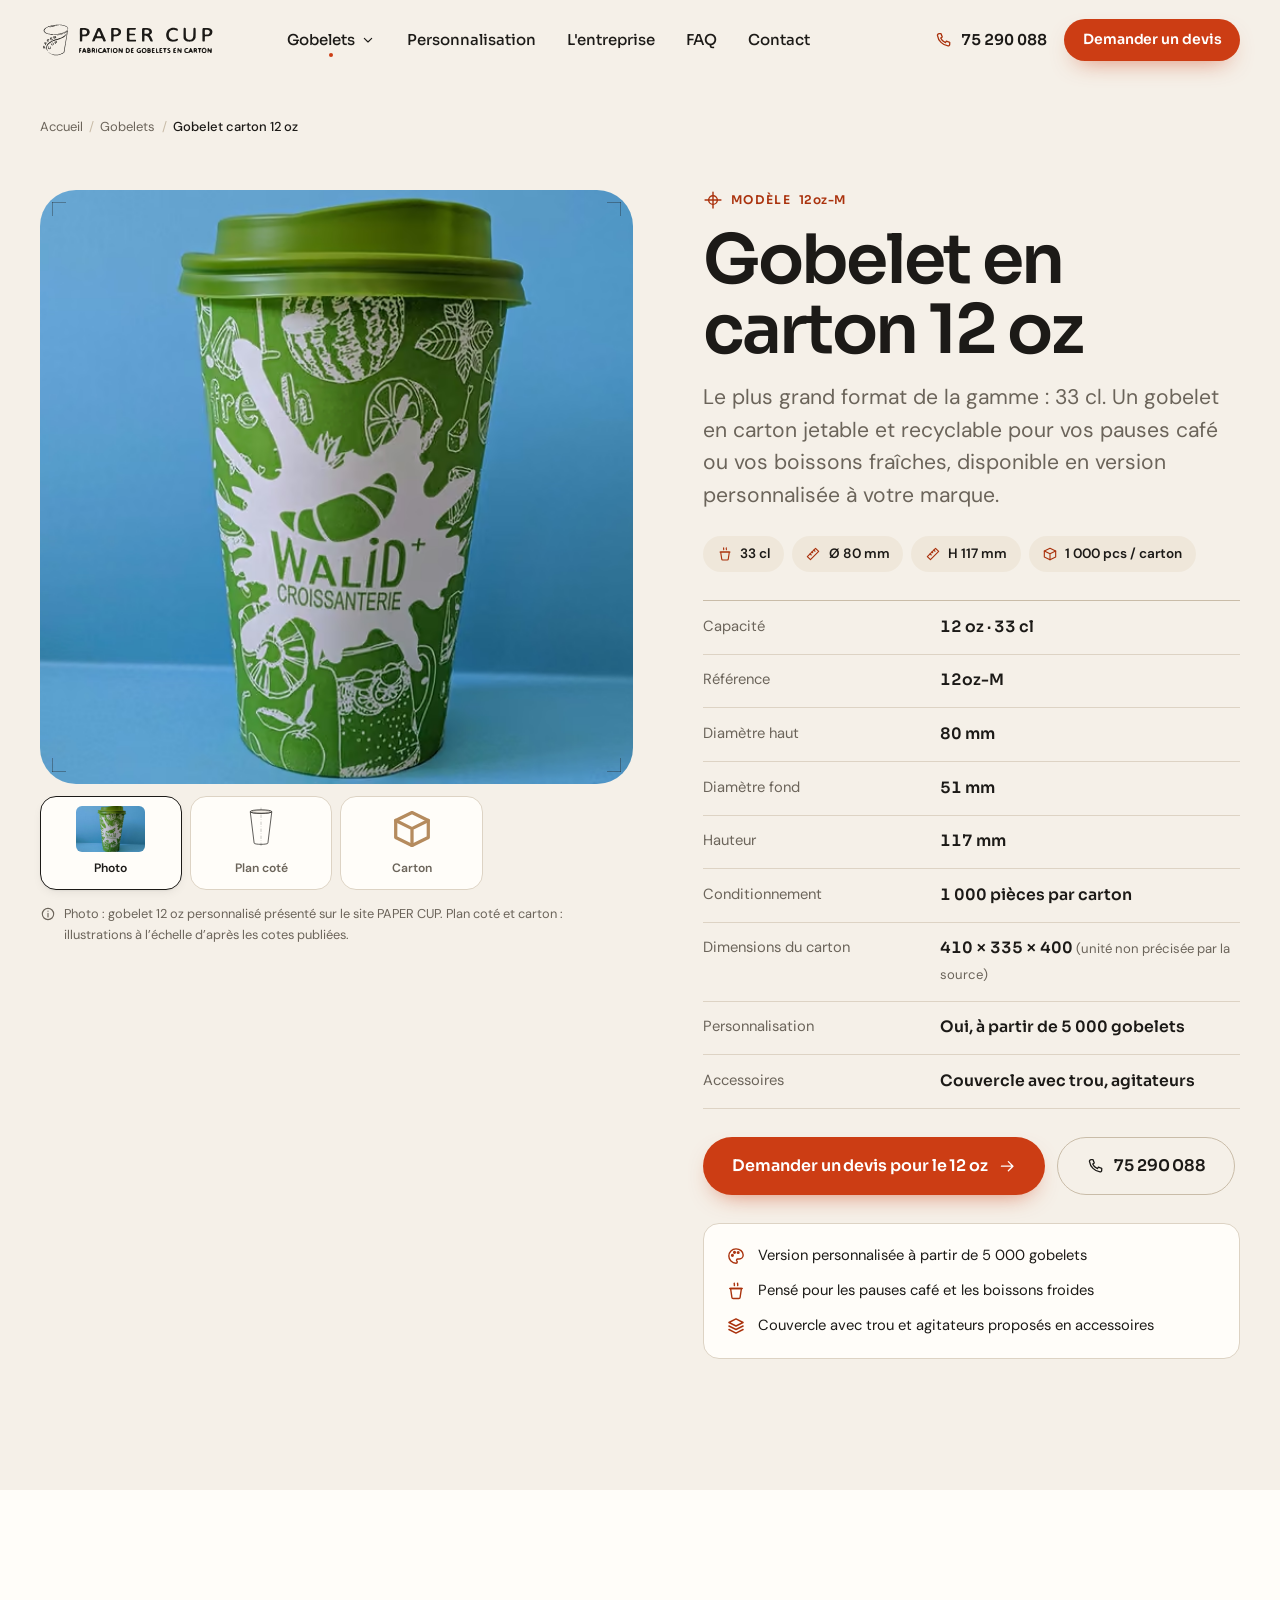
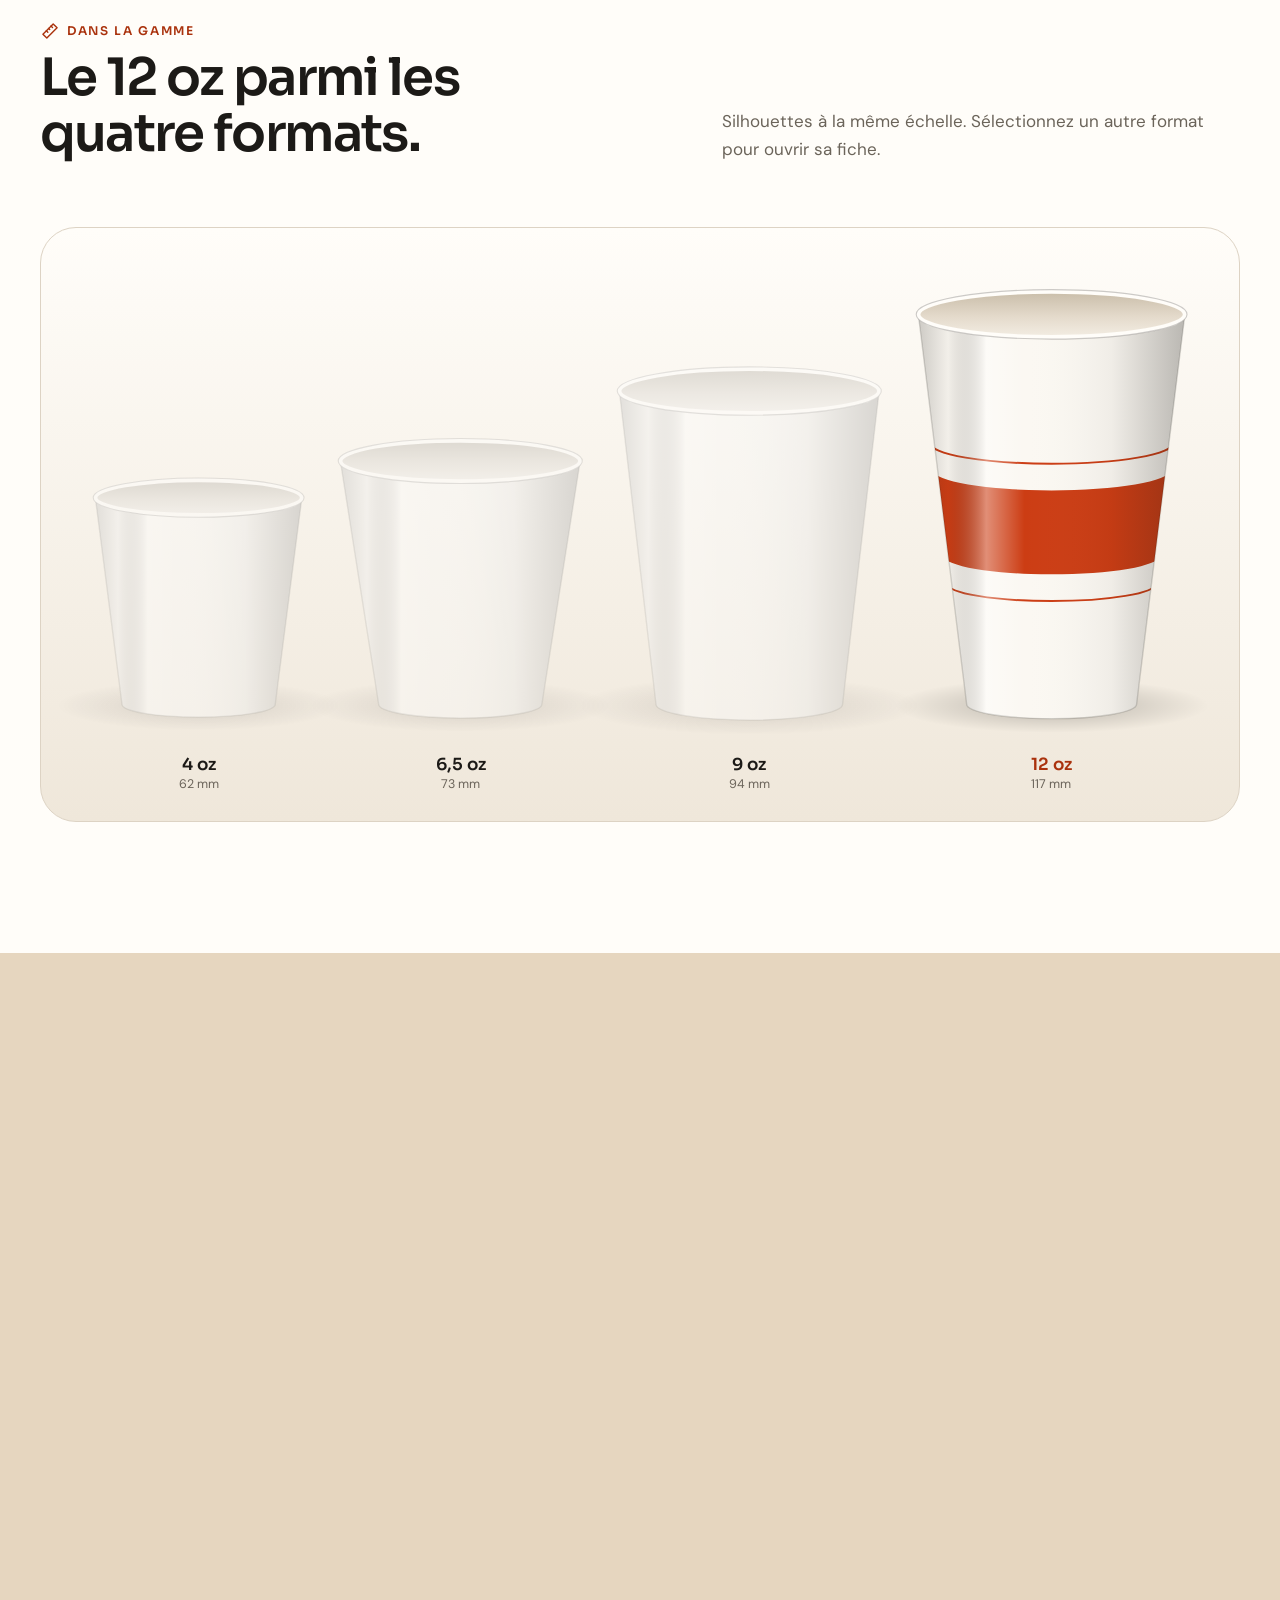
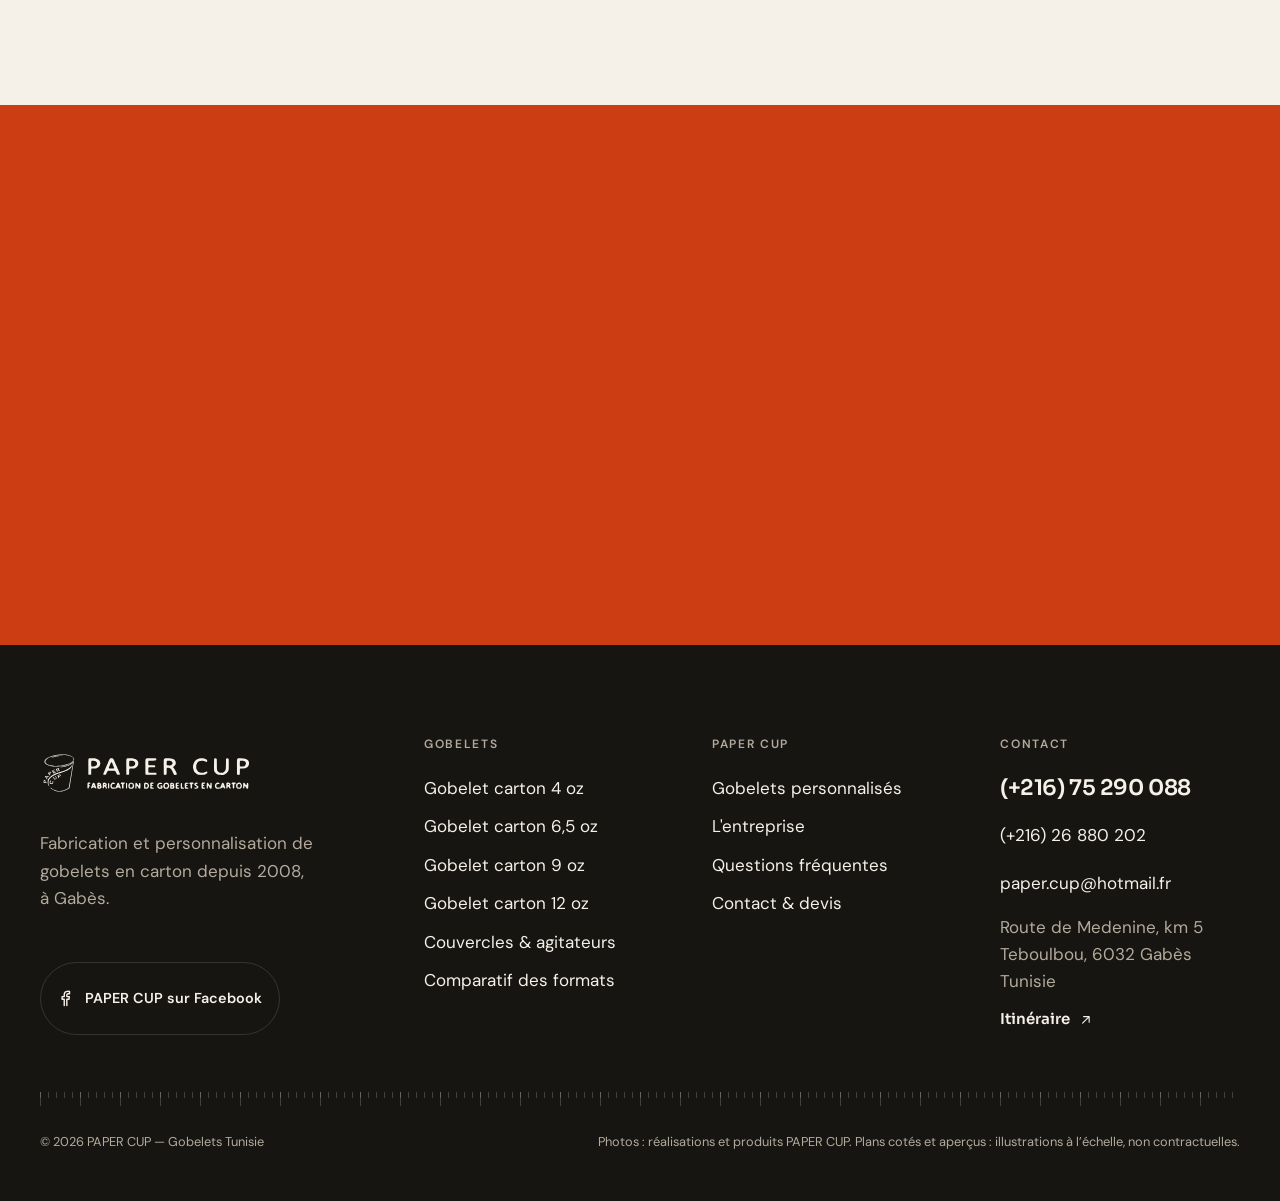
<file: docs/themes/v0/produits/gobelet-carton-12-oz.html>
<!doctype html>
<html lang="fr" dir="ltr">
  <head>
    <meta charset="utf-8" />
    <meta name="viewport" content="width=device-width, initial-scale=1, viewport-fit=cover" />
    <title>Gobelet en carton 12 oz – 33 cl | PAPER CUP Tunisie</title>
    <meta
      name="description"
      content="Gobelet en carton 12 oz (33 cl) PAPER CUP : Ø 80 mm en haut, 117 mm de haut, 1 000 pièces par carton. Personnalisable dès 5 000 gobelets."
    />
    <meta name="robots" content="index, follow, max-image-preview:large" />
    <link rel="canonical" href="https://www.papercup.com.tn/produits/gobelet-carton-12-oz.html" />
    <meta name="theme-color" content="#F5F0E8" />
    <meta name="format-detection" content="telephone=no" />
    <link rel="preload" href="../assets/fonts/sora-latin-wght-normal.woff2" as="font" type="font/woff2" crossorigin />
    <link rel="stylesheet" href="../assets/css/theme.bundle.css?v=7b822f45d3" />
    <script>
      document.documentElement.classList.add("js");
    </script>
    <script src="../assets/js/theme.bundle.js?v=7b822f45d3" defer></script>
    <link rel="icon" href="../assets/images/favicon.svg" type="image/svg+xml" />
    <link rel="icon" href="../assets/images/favicon-32.png" sizes="32x32" type="image/png" />
    <link rel="apple-touch-icon" href="../assets/images/apple-touch-icon.png" />
    <link rel="manifest" href="../site.webmanifest" />
    <meta property="og:type" content="website" />
    <meta property="og:site_name" content="PAPER CUP" />
    <meta property="og:locale" content="fr_TN" />
    <meta property="og:title" content="Gobelet en carton 12 oz – 33 cl | PAPER CUP Tunisie" />
    <meta
      property="og:description"
      content="Gobelet en carton 12 oz (33 cl) PAPER CUP : Ø 80 mm en haut, 117 mm de haut, 1 000 pièces par carton. Personnalisable dès 5 000 gobelets."
    />
    <meta property="og:url" content="https://www.papercup.com.tn/produits/gobelet-carton-12-oz.html" />
    <meta property="og:image" content="https://www.papercup.com.tn/assets/images/og-image.jpg" />
    <meta property="og:image:width" content="1200" />
    <meta property="og:image:height" content="630" />
    <meta property="og:image:alt" content="Gobelets en carton PAPER CUP, du 4 au 12 oz, illustrés à l'échelle" />
    <meta name="twitter:card" content="summary_large_image" />
    <meta name="twitter:title" content="Gobelet en carton 12 oz – 33 cl | PAPER CUP Tunisie" />
    <meta
      name="twitter:description"
      content="Gobelet en carton 12 oz (33 cl) PAPER CUP : Ø 80 mm en haut, 117 mm de haut, 1 000 pièces par carton. Personnalisable dès 5 000 gobelets."
    />
    <meta name="twitter:image" content="https://www.papercup.com.tn/assets/images/og-image.jpg" />
    <script type="application/ld+json">
      {
        "@context": "https://schema.org",
        "@graph": [
          {
            "@type": "WebPage",
            "@id": "https://www.papercup.com.tn/produits/gobelet-carton-12-oz.html#webpage",
            "url": "https://www.papercup.com.tn/produits/gobelet-carton-12-oz.html",
            "name": "Gobelet en carton 12 oz – 33 cl | PAPER CUP Tunisie",
            "description": "Gobelet en carton 12 oz (33 cl) PAPER CUP : Ø 80 mm en haut, 117 mm de haut, 1 000 pièces par carton. Personnalisable dès 5 000 gobelets.",
            "inLanguage": "fr",
            "isPartOf": { "@id": "https://www.papercup.com.tn/#website" },
            "about": { "@id": "https://www.papercup.com.tn/#organization" }
          },
          {
            "@type": "BreadcrumbList",
            "itemListElement": [
              { "@type": "ListItem", "position": 1, "name": "Accueil", "item": "https://www.papercup.com.tn/" },
              {
                "@type": "ListItem",
                "position": 2,
                "name": "Gobelets",
                "item": "https://www.papercup.com.tn/produits.html"
              },
              {
                "@type": "ListItem",
                "position": 3,
                "name": "Gobelet carton 12 oz",
                "item": "https://www.papercup.com.tn/produits/gobelet-carton-12-oz.html"
              }
            ]
          }
        ]
      }
    </script>
  </head>
  <body class="">
    <svg class="svg-defs" width="0" height="0" aria-hidden="true" focusable="false">
      <defs>
        <linearGradient id="pc-shade" x1="0" x2="1" y1="0" y2="0">
          <stop offset="0" stop-color="#1C1A17" stop-opacity=".22" />
          <stop offset=".12" stop-color="#1C1A17" stop-opacity=".04" />
          <stop offset=".26" stop-color="#FFFFFF" stop-opacity=".42" />
          <stop offset=".4" stop-color="#FFFFFF" stop-opacity="0" />
          <stop offset=".72" stop-color="#1C1A17" stop-opacity=".05" />
          <stop offset="1" stop-color="#1C1A17" stop-opacity=".3" />
        </linearGradient>
        <linearGradient id="pc-inner" x1="0" x2="0" y1="0" y2="1">
          <stop offset="0" stop-color="#C9BDA9" />
          <stop offset=".55" stop-color="#E4DACB" />
          <stop offset="1" stop-color="#F3EDE3" />
        </linearGradient>
        <radialGradient id="pc-shadow">
          <stop offset="0" stop-color="#1C1A17" stop-opacity=".34" />
          <stop offset=".55" stop-color="#1C1A17" stop-opacity=".12" />
          <stop offset="1" stop-color="#1C1A17" stop-opacity="0" />
        </radialGradient>
      </defs>
      <symbol
        id="i-phone"
        viewBox="0 0 24 24"
        fill="none"
        stroke="currentColor"
        stroke-width="1.7"
        stroke-linecap="round"
        stroke-linejoin="round"
      >
        <path
          d="M6.6 3.5h2.6l1.6 4.3-2 1.3a10.6 10.6 0 0 0 6.1 6.1l1.3-2 4.3 1.6v2.6a2.1 2.1 0 0 1-2.2 2.1A16.4 16.4 0 0 1 4.5 5.7a2.1 2.1 0 0 1 2.1-2.2z"
        />
      </symbol>
      <symbol
        id="i-arrow-right"
        viewBox="0 0 24 24"
        fill="none"
        stroke="currentColor"
        stroke-width="1.7"
        stroke-linecap="round"
        stroke-linejoin="round"
      >
        <path d="M4.5 12h15M13.5 6l6 6-6 6" />
      </symbol>
      <symbol
        id="i-arrow-up-right"
        viewBox="0 0 24 24"
        fill="none"
        stroke="currentColor"
        stroke-width="1.7"
        stroke-linecap="round"
        stroke-linejoin="round"
      >
        <path d="M7 17 17 7M8.5 7H17v8.5" />
      </symbol>
      <symbol
        id="i-chevron-down"
        viewBox="0 0 24 24"
        fill="none"
        stroke="currentColor"
        stroke-width="1.7"
        stroke-linecap="round"
        stroke-linejoin="round"
      >
        <path d="m6.5 9.5 5.5 5.5 5.5-5.5" />
      </symbol>
      <symbol
        id="i-menu"
        viewBox="0 0 24 24"
        fill="none"
        stroke="currentColor"
        stroke-width="1.7"
        stroke-linecap="round"
        stroke-linejoin="round"
      >
        <path d="M4 7.5h16M4 12h16M4 16.5h10" />
      </symbol>
      <symbol
        id="i-close"
        viewBox="0 0 24 24"
        fill="none"
        stroke="currentColor"
        stroke-width="1.7"
        stroke-linecap="round"
        stroke-linejoin="round"
      >
        <path d="M6 6l12 12M18 6 6 18" />
      </symbol>
      <symbol
        id="i-map-pin"
        viewBox="0 0 24 24"
        fill="none"
        stroke="currentColor"
        stroke-width="1.7"
        stroke-linecap="round"
        stroke-linejoin="round"
      >
        <path d="M12 21s-6.8-6-6.8-11.2a6.8 6.8 0 0 1 13.6 0C18.8 15 12 21 12 21z" />
        <circle cx="12" cy="9.8" r="2.4" />
      </symbol>
      <symbol
        id="i-facebook"
        viewBox="0 0 24 24"
        fill="none"
        stroke="currentColor"
        stroke-width="1.7"
        stroke-linecap="round"
        stroke-linejoin="round"
      >
        <path
          d="M14.2 21v-7.6h2.6l.4-3.1h-3V8.4c0-.9.3-1.5 1.6-1.5h1.6V4.1a21 21 0 0 0-2.4-.1c-2.3 0-3.9 1.4-3.9 4v2.3H8.5v3.1h2.6V21"
        />
      </symbol>
      <symbol
        id="i-cup-hot"
        viewBox="0 0 24 24"
        fill="none"
        stroke="currentColor"
        stroke-width="1.7"
        stroke-linecap="round"
        stroke-linejoin="round"
      >
        <path d="M5.5 9h13l-1.6 10.8a1.4 1.4 0 0 1-1.4 1.2h-7a1.4 1.4 0 0 1-1.4-1.2z" />
        <path d="M4.5 9h15" />
        <path d="M10 2.8c-.8.8.8 1.7 0 2.6M14 2.8c-.8.8.8 1.7 0 2.6" />
      </symbol>
      <symbol
        id="i-cup-cold"
        viewBox="0 0 24 24"
        fill="none"
        stroke="currentColor"
        stroke-width="1.7"
        stroke-linecap="round"
        stroke-linejoin="round"
      >
        <path d="M5.5 8h13l-1.6 11.8a1.4 1.4 0 0 1-1.4 1.2h-7a1.4 1.4 0 0 1-1.4-1.2z" />
        <path d="M4.5 8h15M13 8l1.6-5.5h3" />
        <path d="M9.5 13.5h2.5v2.5H9.5zM12.8 15.8h2v2h-2z" />
      </symbol>
      <symbol
        id="i-ruler"
        viewBox="0 0 24 24"
        fill="none"
        stroke="currentColor"
        stroke-width="1.7"
        stroke-linecap="round"
        stroke-linejoin="round"
      >
        <path d="m3.5 15.8 12.3-12.3 4.7 4.7L8.2 20.5z" />
        <path d="m7.6 11.7 1.8 1.8M10.4 8.9l1.2 1.2M13.2 6.1l1.8 1.8" />
      </symbol>
      <symbol
        id="i-box"
        viewBox="0 0 24 24"
        fill="none"
        stroke="currentColor"
        stroke-width="1.7"
        stroke-linecap="round"
        stroke-linejoin="round"
      >
        <path d="M3.5 7.6 12 3.4l8.5 4.2v8.8L12 20.6l-8.5-4.2z" />
        <path d="M3.5 7.6 12 11.8l8.5-4.2M12 11.8v8.8" />
      </symbol>
      <symbol
        id="i-palette"
        viewBox="0 0 24 24"
        fill="none"
        stroke="currentColor"
        stroke-width="1.7"
        stroke-linecap="round"
        stroke-linejoin="round"
      >
        <path
          d="M12 3.4a8.6 8.6 0 1 0 0 17.2c1 0 1.5-.6 1.5-1.4 0-.4-.2-.8-.5-1.1a1.5 1.5 0 0 1 1.1-2.5h1.8a4.7 4.7 0 0 0 4.7-4.7c0-4.2-3.8-7.5-8.6-7.5z"
        />
        <circle cx="7.7" cy="11.2" r="1" />
        <circle cx="10.2" cy="7.6" r="1" />
        <circle cx="14.6" cy="7.8" r="1" />
      </symbol>
      <symbol
        id="i-check"
        viewBox="0 0 24 24"
        fill="none"
        stroke="currentColor"
        stroke-width="1.7"
        stroke-linecap="round"
        stroke-linejoin="round"
      >
        <path d="m5 12.5 4.6 4.5L19 7.5" />
      </symbol>
      <symbol
        id="i-plus"
        viewBox="0 0 24 24"
        fill="none"
        stroke="currentColor"
        stroke-width="1.7"
        stroke-linecap="round"
        stroke-linejoin="round"
      >
        <path d="M12 5.5v13M5.5 12h13" />
      </symbol>
      <symbol
        id="i-minus"
        viewBox="0 0 24 24"
        fill="none"
        stroke="currentColor"
        stroke-width="1.7"
        stroke-linecap="round"
        stroke-linejoin="round"
      >
        <path d="M5.5 12h13" />
      </symbol>
      <symbol
        id="i-copy"
        viewBox="0 0 24 24"
        fill="none"
        stroke="currentColor"
        stroke-width="1.7"
        stroke-linecap="round"
        stroke-linejoin="round"
      >
        <rect x="8.5" y="8.5" width="11" height="11" rx="2" />
        <path d="M15.5 8.5V6.4a1.9 1.9 0 0 0-1.9-1.9H6.4a1.9 1.9 0 0 0-1.9 1.9v7.2a1.9 1.9 0 0 0 1.9 1.9h2.1" />
      </symbol>
      <symbol
        id="i-factory"
        viewBox="0 0 24 24"
        fill="none"
        stroke="currentColor"
        stroke-width="1.7"
        stroke-linecap="round"
        stroke-linejoin="round"
      >
        <path d="M3.5 20.5V10l5 3v-3l5 3V6.5l7-3v17z" />
        <path d="M7 17h1.5M11.5 17H13M16 17h1.5" />
      </symbol>
      <symbol
        id="i-calendar"
        viewBox="0 0 24 24"
        fill="none"
        stroke="currentColor"
        stroke-width="1.7"
        stroke-linecap="round"
        stroke-linejoin="round"
      >
        <rect x="4" y="5" width="16" height="15.5" rx="2" />
        <path d="M4 9.5h16M8.5 3v4M15.5 3v4" />
      </symbol>
      <symbol
        id="i-leaf"
        viewBox="0 0 24 24"
        fill="none"
        stroke="currentColor"
        stroke-width="1.7"
        stroke-linecap="round"
        stroke-linejoin="round"
      >
        <path d="M5.5 19C5.5 10.6 10.3 5.6 19.5 4.5c-.7 9.9-5.7 14.8-13.6 14.6z" />
        <path d="M5.5 19c2.6-3.9 5.6-6.4 9-7.8" />
      </symbol>
      <symbol
        id="i-layers"
        viewBox="0 0 24 24"
        fill="none"
        stroke="currentColor"
        stroke-width="1.7"
        stroke-linecap="round"
        stroke-linejoin="round"
      >
        <path d="m12 3.5 8.5 4.3L12 12 3.5 7.8z" />
        <path d="m3.5 12 8.5 4.2 8.5-4.2M3.5 16.2l8.5 4.3 8.5-4.3" />
      </symbol>
      <symbol
        id="i-clipboard"
        viewBox="0 0 24 24"
        fill="none"
        stroke="currentColor"
        stroke-width="1.7"
        stroke-linecap="round"
        stroke-linejoin="round"
      >
        <rect x="5" y="4.5" width="14" height="16" rx="2" />
        <path d="M9 4.5V3.6c0-.3.3-.6.6-.6h4.8c.3 0 .6.3.6.6v.9M8.5 10h7M8.5 13.5h7M8.5 17h4" />
      </symbol>
      <symbol
        id="i-register"
        viewBox="0 0 24 24"
        fill="none"
        stroke="currentColor"
        stroke-width="1.7"
        stroke-linecap="round"
        stroke-linejoin="round"
      >
        <circle cx="12" cy="12" r="5.2" />
        <path d="M12 2.5v19M2.5 12h19" />
      </symbol>
      <symbol
        id="i-info"
        viewBox="0 0 24 24"
        fill="none"
        stroke="currentColor"
        stroke-width="1.7"
        stroke-linecap="round"
        stroke-linejoin="round"
      >
        <circle cx="12" cy="12" r="8.5" />
        <path d="M12 11v5.5M12 7.6v.2" />
      </symbol>
      <symbol
        id="i-mail"
        viewBox="0 0 24 24"
        fill="none"
        stroke="currentColor"
        stroke-width="1.7"
        stroke-linecap="round"
        stroke-linejoin="round"
      >
        <rect x="3.5" y="5.5" width="17" height="13" rx="2" />
        <path d="m4 7 8 6 8-6" />
      </symbol>
      <symbol
        id="i-printer"
        viewBox="0 0 24 24"
        fill="none"
        stroke="currentColor"
        stroke-width="1.7"
        stroke-linecap="round"
        stroke-linejoin="round"
      >
        <path d="M7 9V3.5h10V9" />
        <rect x="3.5" y="9" width="17" height="7.5" rx="2" />
        <path d="M7 14h10v6.5H7z" />
      </symbol>
      <symbol
        id="i-alert"
        viewBox="0 0 24 24"
        fill="none"
        stroke="currentColor"
        stroke-width="1.7"
        stroke-linecap="round"
        stroke-linejoin="round"
      >
        <path d="M12 4 21 19.5H3z" />
        <path d="M12 10v4.5M12 17.2v.2" />
      </symbol>
      <symbol
        id="i-paperclip"
        viewBox="0 0 24 24"
        fill="none"
        stroke="currentColor"
        stroke-width="1.7"
        stroke-linecap="round"
        stroke-linejoin="round"
      >
        <path
          d="m19.2 11.6-7.4 7.4a4.8 4.8 0 0 1-6.8-6.8l7.9-7.9a3.2 3.2 0 0 1 4.5 4.5l-7.9 7.9a1.6 1.6 0 0 1-2.3-2.3l7.2-7.2"
        />
      </symbol>
      <symbol
        id="i-upload"
        viewBox="0 0 24 24"
        fill="none"
        stroke="currentColor"
        stroke-width="1.7"
        stroke-linecap="round"
        stroke-linejoin="round"
      >
        <path d="M12 15.5V4.5M7.5 9 12 4.5 16.5 9" />
        <path d="M4.5 14.5v3.7a2.3 2.3 0 0 0 2.3 2.3h10.4a2.3 2.3 0 0 0 2.3-2.3v-3.7" />
      </symbol>
      <symbol
        id="i-file"
        viewBox="0 0 24 24"
        fill="none"
        stroke="currentColor"
        stroke-width="1.7"
        stroke-linecap="round"
        stroke-linejoin="round"
      >
        <path d="M13.5 3.5H7.2a1.7 1.7 0 0 0-1.7 1.7v13.6a1.7 1.7 0 0 0 1.7 1.7h9.6a1.7 1.7 0 0 0 1.7-1.7V8.5z" />
        <path d="M13.5 3.5v5h5" />
      </symbol>
      <symbol
        id="i-ice-cream"
        viewBox="0 0 24 24"
        fill="none"
        stroke="currentColor"
        stroke-width="1.7"
        stroke-linecap="round"
        stroke-linejoin="round"
      >
        <path d="M6.8 11.5h10.4l-1.5 8.1a1.4 1.4 0 0 1-1.4 1.1H9.7a1.4 1.4 0 0 1-1.4-1.1z" />
        <path d="M7.8 11.5a4.2 4.2 0 0 1 8.4 0" />
        <path d="M12 7.3V5.5" />
      </symbol>
      <symbol
        id="i-bag"
        viewBox="0 0 24 24"
        fill="none"
        stroke="currentColor"
        stroke-width="1.7"
        stroke-linecap="round"
        stroke-linejoin="round"
      >
        <path d="M6.5 4h11l1 16.5h-13z" />
        <path d="M9.5 4v1.8a2.5 2.5 0 0 0 5 0V4" />
      </symbol>
      <symbol
        id="i-tray"
        viewBox="0 0 24 24"
        fill="none"
        stroke="currentColor"
        stroke-width="1.7"
        stroke-linecap="round"
        stroke-linejoin="round"
      >
        <rect x="3.5" y="5.5" width="17" height="13" rx="1.6" />
        <path d="M7 9.5h5.5M7 12.5h10M7 15.5h7.5" />
      </symbol>
      <symbol
        id="i-chat"
        viewBox="0 0 24 24"
        fill="none"
        stroke="currentColor"
        stroke-width="1.7"
        stroke-linecap="round"
        stroke-linejoin="round"
      >
        <path d="M5.2 19.4 6.3 16A7.6 7.6 0 1 1 9 18.6z" />
        <path d="M9.3 9.6c.3 2.4 2 4.2 4.6 4.8l.9-1.2 1.7.8-.4 1.4c-3.6.3-7.3-3.4-7.2-7l1.4-.4.8 1.7z" />
      </symbol>
      <symbol
        id="i-trash"
        viewBox="0 0 24 24"
        fill="none"
        stroke="currentColor"
        stroke-width="1.7"
        stroke-linecap="round"
        stroke-linejoin="round"
      >
        <path
          d="M4.5 7h15M9.5 7V4.8c0-.4.3-.8.8-.8h3.4c.5 0 .8.4.8.8V7M6.5 7l.9 12.2a1.5 1.5 0 0 0 1.5 1.3h6.2a1.5 1.5 0 0 0 1.5-1.3L17.5 7"
        />
        <path d="M10.2 11v5.5M13.8 11v5.5" />
      </symbol>
    </svg>
    <a class="skip-link" href="#contenu">Aller au contenu</a>
    <header class="site-header" data-header>
      <div class="container site-header__inner">
        <a class="brand" href="../index.html">
          <img
            class="brand__logo"
            src="../assets/images/brand/logo-papercup.svg"
            width="230"
            height="50"
            alt="PAPER CUP, fabrication de gobelets en carton — accueil"
          />
        </a>
        <nav class="nav" aria-label="Navigation principale">
          <ul class="nav__list" role="list">
            <li class="nav__item--mega" data-mega>
              <button
                class="nav__link nav__trigger is-active"
                type="button"
                aria-expanded="false"
                aria-controls="mega-gobelets"
                data-mega-trigger
              >
                Gobelets
                <svg class="icon nav__chevron" width="24" height="24" aria-hidden="true" focusable="false">
                  <use href="#i-chevron-down" />
                </svg>
              </button>
              <div class="mega" id="mega-gobelets" data-mega-panel hidden>
                <div class="mega__inner">
                  <div class="mega__intro">
                    <p class="eyebrow">La gamme</p>
                    <p class="mega__title">Quatre formats de gobelets en carton, standard ou personnalisés.</p>
                    <a class="link-arrow" href="../produits.html"
                      >Voir toute la gamme
                      <svg class="icon" width="24" height="24" aria-hidden="true" focusable="false">
                        <use href="#i-arrow-right" /></svg
                    ></a>
                    <a class="link-arrow" href="../produits.html#comparatif"
                      >Comparer les formats
                      <svg class="icon" width="24" height="24" aria-hidden="true" focusable="false">
                        <use href="#i-arrow-right" /></svg
                    ></a>
                    <a class="link-arrow" href="../produits.html#accessoires"
                      >Couvercles &amp; agitateurs
                      <svg class="icon" width="24" height="24" aria-hidden="true" focusable="false">
                        <use href="#i-arrow-right" /></svg
                    ></a>
                  </div>
                  <ul class="mega__list" role="list">
                    <li>
                      <a class="mega__item" href="../produits/gobelet-carton-4-oz.html">
                        <span class="mega__cup"
                          ><svg
                            class="cup cup--plain"
                            viewBox="0 0 50.44 100.71"
                            width="50.44"
                            height="100.71"
                            aria-hidden="true"
                            focusable="false"
                          >
                            <ellipse
                              class="cup__shadow"
                              cx="25.22"
                              cy="84.76"
                              rx="30.96"
                              ry="7.64"
                              fill="url(#pc-shadow)"
                            />
                            <clipPath id="cl-mm-4oz">
                              <path
                                d="M6 45.32L10.96 83.76A14.26 2.42 0 0 0 39.48 83.76L44.44 45.32A19.22 3.27 0 0 1 6 45.32Z"
                              />
                            </clipPath>
                            <g class="cup__body">
                              <path
                                d="M6 45.32L10.96 83.76A14.26 2.42 0 0 0 39.48 83.76L44.44 45.32A19.22 3.27 0 0 1 6 45.32Z"
                                fill="#FBF8F2"
                              />
                              <g clip-path="url(#cl-mm-4oz)">
                                <rect x="4" y="42.05" width="42.44" height="46.13" fill="url(#pc-shade)" />
                              </g>
                              <path
                                d="M6 45.32L10.96 83.76A14.26 2.42 0 0 0 39.48 83.76L44.44 45.32A19.22 3.27 0 0 1 6 45.32Z"
                                fill="none"
                                stroke="rgba(28,26,23,.16)"
                                stroke-width="1"
                              />
                            </g>
                            <ellipse
                              class="cup__inner"
                              cx="25.22"
                              cy="45.32"
                              rx="19.22"
                              ry="3.27"
                              fill="url(#pc-inner)"
                            />
                            <ellipse
                              cx="25.22"
                              cy="45.32"
                              rx="19.22"
                              ry="3.27"
                              fill="none"
                              stroke="#FFFDF9"
                              stroke-width="2.2"
                            />
                            <ellipse
                              cx="25.22"
                              cy="45.32"
                              rx="20.32"
                              ry="4.37"
                              fill="none"
                              stroke="rgba(28,26,23,.22)"
                              stroke-width=".8"
                            /></svg
                        ></span>
                        <span class="mega__text"><strong>4 oz</strong><span>11,8 cl · 62 mm</span></span>
                      </a>
                    </li>
                    <li>
                      <a class="mega__item" href="../produits/gobelet-carton-6-5-oz.html">
                        <span class="mega__cup"
                          ><svg
                            class="cup cup--plain"
                            viewBox="0 0 56.64 100.71"
                            width="56.64"
                            height="100.71"
                            aria-hidden="true"
                            focusable="false"
                          >
                            <ellipse
                              class="cup__shadow"
                              cx="28.32"
                              cy="84.76"
                              rx="32.58"
                              ry="7.87"
                              fill="url(#pc-shadow)"
                            />
                            <clipPath id="cl-mm-6-5oz">
                              <path
                                d="M6 38.5L13.13 83.76A15.19 2.58 0 0 0 43.51 83.76L50.64 38.5A22.32 3.79 0 0 1 6 38.5Z"
                              />
                            </clipPath>
                            <g class="cup__body">
                              <path
                                d="M6 38.5L13.13 83.76A15.19 2.58 0 0 0 43.51 83.76L50.64 38.5A22.32 3.79 0 0 1 6 38.5Z"
                                fill="#FBF8F2"
                              />
                              <g clip-path="url(#cl-mm-6-5oz)">
                                <rect x="4" y="34.71" width="48.64" height="53.64" fill="url(#pc-shade)" />
                              </g>
                              <path
                                d="M6 38.5L13.13 83.76A15.19 2.58 0 0 0 43.51 83.76L50.64 38.5A22.32 3.79 0 0 1 6 38.5Z"
                                fill="none"
                                stroke="rgba(28,26,23,.16)"
                                stroke-width="1"
                              />
                            </g>
                            <ellipse
                              class="cup__inner"
                              cx="28.32"
                              cy="38.5"
                              rx="22.32"
                              ry="3.79"
                              fill="url(#pc-inner)"
                            />
                            <ellipse
                              cx="28.32"
                              cy="38.5"
                              rx="22.32"
                              ry="3.79"
                              fill="none"
                              stroke="#FFFDF9"
                              stroke-width="2.2"
                            />
                            <ellipse
                              cx="28.32"
                              cy="38.5"
                              rx="23.42"
                              ry="4.89"
                              fill="none"
                              stroke="rgba(28,26,23,.22)"
                              stroke-width=".8"
                            /></svg
                        ></span>
                        <span class="mega__text"><strong>6,5 oz</strong><span>19,2 cl · 73 mm</span></span>
                      </a>
                    </li>
                    <li>
                      <a class="mega__item" href="../produits/gobelet-carton-9-oz.html">
                        <span class="mega__cup"
                          ><svg
                            class="cup cup--plain"
                            viewBox="0 0 60.36 100.71"
                            width="60.36"
                            height="100.71"
                            aria-hidden="true"
                            focusable="false"
                          >
                            <ellipse
                              class="cup__shadow"
                              cx="30.18"
                              cy="84.76"
                              rx="36.38"
                              ry="8.43"
                              fill="url(#pc-shadow)"
                            />
                            <clipPath id="cl-mm-9oz">
                              <path
                                d="M6 25.48L12.82 83.76A17.36 2.95 0 0 0 47.54 83.76L54.36 25.48A24.18 4.11 0 0 1 6 25.48Z"
                              />
                            </clipPath>
                            <g class="cup__body">
                              <path
                                d="M6 25.48L12.82 83.76A17.36 2.95 0 0 0 47.54 83.76L54.36 25.48A24.18 4.11 0 0 1 6 25.48Z"
                                fill="#FBF8F2"
                              />
                              <g clip-path="url(#cl-mm-9oz)">
                                <rect x="4" y="21.37" width="52.36" height="67.34" fill="url(#pc-shade)" />
                              </g>
                              <path
                                d="M6 25.48L12.82 83.76A17.36 2.95 0 0 0 47.54 83.76L54.36 25.48A24.18 4.11 0 0 1 6 25.48Z"
                                fill="none"
                                stroke="rgba(28,26,23,.16)"
                                stroke-width="1"
                              />
                            </g>
                            <ellipse
                              class="cup__inner"
                              cx="30.18"
                              cy="25.48"
                              rx="24.18"
                              ry="4.11"
                              fill="url(#pc-inner)"
                            />
                            <ellipse
                              cx="30.18"
                              cy="25.48"
                              rx="24.18"
                              ry="4.11"
                              fill="none"
                              stroke="#FFFDF9"
                              stroke-width="2.2"
                            />
                            <ellipse
                              cx="30.18"
                              cy="25.48"
                              rx="25.28"
                              ry="5.21"
                              fill="none"
                              stroke="rgba(28,26,23,.22)"
                              stroke-width=".8"
                            /></svg
                        ></span>
                        <span class="mega__text"><strong>9 oz</strong><span>25 cl · 94 mm</span></span>
                      </a>
                    </li>
                    <li>
                      <a class="mega__item is-current" href="../produits/gobelet-carton-12-oz.html" aria-current="page">
                        <span class="mega__cup"
                          ><svg
                            class="cup cup--plain"
                            viewBox="0 0 61.6 100.71"
                            width="61.6"
                            height="100.71"
                            aria-hidden="true"
                            focusable="false"
                          >
                            <ellipse
                              class="cup__shadow"
                              cx="30.8"
                              cy="84.76"
                              rx="33.67"
                              ry="8.03"
                              fill="url(#pc-shadow)"
                            />
                            <clipPath id="cl-mm-12oz">
                              <path
                                d="M6 11.22L14.99 83.76A15.81 2.69 0 0 0 46.61 83.76L55.6 11.22A24.8 4.22 0 0 1 6 11.22Z"
                              />
                            </clipPath>
                            <g class="cup__body">
                              <path
                                d="M6 11.22L14.99 83.76A15.81 2.69 0 0 0 46.61 83.76L55.6 11.22A24.8 4.22 0 0 1 6 11.22Z"
                                fill="#FBF8F2"
                              />
                              <g clip-path="url(#cl-mm-12oz)">
                                <rect x="4" y="7" width="53.6" height="81.44" fill="url(#pc-shade)" />
                              </g>
                              <path
                                d="M6 11.22L14.99 83.76A15.81 2.69 0 0 0 46.61 83.76L55.6 11.22A24.8 4.22 0 0 1 6 11.22Z"
                                fill="none"
                                stroke="rgba(28,26,23,.16)"
                                stroke-width="1"
                              />
                            </g>
                            <ellipse
                              class="cup__inner"
                              cx="30.8"
                              cy="11.22"
                              rx="24.8"
                              ry="4.22"
                              fill="url(#pc-inner)"
                            />
                            <ellipse
                              cx="30.8"
                              cy="11.22"
                              rx="24.8"
                              ry="4.22"
                              fill="none"
                              stroke="#FFFDF9"
                              stroke-width="2.2"
                            />
                            <ellipse
                              cx="30.8"
                              cy="11.22"
                              rx="25.9"
                              ry="5.32"
                              fill="none"
                              stroke="rgba(28,26,23,.22)"
                              stroke-width=".8"
                            /></svg
                        ></span>
                        <span class="mega__text"><strong>12 oz</strong><span>33 cl · 117 mm</span></span>
                      </a>
                    </li>
                  </ul>
                </div>
              </div>
            </li>
            <li><a class="nav__link" href="../personnalisation.html">Personnalisation</a></li>
            <li><a class="nav__link" href="../entreprise.html">L'entreprise</a></li>
            <li><a class="nav__link" href="../faq.html">FAQ</a></li>
            <li><a class="nav__link" href="../contact.html">Contact</a></li>
          </ul>
        </nav>
        <div class="site-header__actions">
          <a class="header-phone" href="tel:+21675290088" aria-label="Appeler PAPER CUP au (+216) 75 290 088"
            ><svg class="icon" width="24" height="24" aria-hidden="true" focusable="false"><use href="#i-phone" /></svg
            ><span>75 290 088</span></a
          >
          <a class="btn btn--accent btn--sm header-cta" href="../contact.html#devis">Demander un devis</a>
          <button class="menu-toggle" type="button" aria-expanded="false" aria-controls="menu-mobile" data-menu-toggle>
            <span class="menu-toggle__bars" aria-hidden="true"><span></span><span></span><span></span></span>
            <span class="visually-hidden" data-menu-label>Ouvrir le menu</span>
          </button>
        </div>
      </div>
    </header>
    <div class="mobile-menu" id="menu-mobile" data-menu hidden>
      <div class="mobile-menu__inner">
        <nav aria-label="Navigation mobile">
          <p class="mobile-menu__label">Gobelets</p>
          <ul class="mobile-menu__formats" role="list">
            <li>
              <a href="../produits/gobelet-carton-4-oz.html"
                ><span class="mobile-menu__cup"
                  ><svg
                    class="cup cup--plain"
                    viewBox="0 0 43 85.28"
                    width="43"
                    height="85.28"
                    aria-hidden="true"
                    focusable="false"
                  >
                    <ellipse class="cup__shadow" cx="21.5" cy="69.9" rx="26.13" ry="6.93" fill="url(#pc-shadow)" />
                    <clipPath id="cl-mo-4oz">
                      <path d="M6 37.9L10 68.9A11.5 1.96 0 0 0 33 68.9L37 37.9A15.5 2.64 0 0 1 6 37.9Z" />
                    </clipPath>
                    <g class="cup__body">
                      <path
                        d="M6 37.9L10 68.9A11.5 1.96 0 0 0 33 68.9L37 37.9A15.5 2.64 0 0 1 6 37.9Z"
                        fill="#FBF8F2"
                      />
                      <g clip-path="url(#cl-mo-4oz)">
                        <rect x="4" y="35.27" width="35" height="37.59" fill="url(#pc-shade)" />
                      </g>
                      <path
                        d="M6 37.9L10 68.9A11.5 1.96 0 0 0 33 68.9L37 37.9A15.5 2.64 0 0 1 6 37.9Z"
                        fill="none"
                        stroke="rgba(28,26,23,.16)"
                        stroke-width="1"
                      />
                    </g>
                    <ellipse class="cup__inner" cx="21.5" cy="37.9" rx="15.5" ry="2.64" fill="url(#pc-inner)" />
                    <ellipse cx="21.5" cy="37.9" rx="15.5" ry="2.64" fill="none" stroke="#FFFDF9" stroke-width="2.2" />
                    <ellipse
                      cx="21.5"
                      cy="37.9"
                      rx="16.6"
                      ry="3.74"
                      fill="none"
                      stroke="rgba(28,26,23,.22)"
                      stroke-width=".8"
                    /></svg></span
                >4 oz</a
              >
            </li>
            <li>
              <a href="../produits/gobelet-carton-6-5-oz.html"
                ><span class="mobile-menu__cup"
                  ><svg
                    class="cup cup--plain"
                    viewBox="0 0 48 85.28"
                    width="48"
                    height="85.28"
                    aria-hidden="true"
                    focusable="false"
                  >
                    <ellipse class="cup__shadow" cx="24" cy="69.9" rx="27.44" ry="7.12" fill="url(#pc-shadow)" />
                    <clipPath id="cl-mo-6-5oz">
                      <path d="M6 32.4L11.75 68.9A12.25 2.08 0 0 0 36.25 68.9L42 32.4A18 3.06 0 0 1 6 32.4Z" />
                    </clipPath>
                    <g class="cup__body">
                      <path
                        d="M6 32.4L11.75 68.9A12.25 2.08 0 0 0 36.25 68.9L42 32.4A18 3.06 0 0 1 6 32.4Z"
                        fill="#FBF8F2"
                      />
                      <g clip-path="url(#cl-mo-6-5oz)">
                        <rect x="4" y="29.34" width="40" height="43.64" fill="url(#pc-shade)" />
                      </g>
                      <path
                        d="M6 32.4L11.75 68.9A12.25 2.08 0 0 0 36.25 68.9L42 32.4A18 3.06 0 0 1 6 32.4Z"
                        fill="none"
                        stroke="rgba(28,26,23,.16)"
                        stroke-width="1"
                      />
                    </g>
                    <ellipse class="cup__inner" cx="24" cy="32.4" rx="18" ry="3.06" fill="url(#pc-inner)" />
                    <ellipse cx="24" cy="32.4" rx="18" ry="3.06" fill="none" stroke="#FFFDF9" stroke-width="2.2" />
                    <ellipse
                      cx="24"
                      cy="32.4"
                      rx="19.1"
                      ry="4.16"
                      fill="none"
                      stroke="rgba(28,26,23,.22)"
                      stroke-width=".8"
                    /></svg></span
                >6,5 oz</a
              >
            </li>
            <li>
              <a href="../produits/gobelet-carton-9-oz.html"
                ><span class="mobile-menu__cup"
                  ><svg
                    class="cup cup--plain"
                    viewBox="0 0 51 85.28"
                    width="51"
                    height="85.28"
                    aria-hidden="true"
                    focusable="false"
                  >
                    <ellipse class="cup__shadow" cx="25.5" cy="69.9" rx="30.5" ry="7.57" fill="url(#pc-shadow)" />
                    <clipPath id="cl-mo-9oz">
                      <path d="M6 21.9L11.5 68.9A14 2.38 0 0 0 39.5 68.9L45 21.9A19.5 3.32 0 0 1 6 21.9Z" />
                    </clipPath>
                    <g class="cup__body">
                      <path
                        d="M6 21.9L11.5 68.9A14 2.38 0 0 0 39.5 68.9L45 21.9A19.5 3.32 0 0 1 6 21.9Z"
                        fill="#FBF8F2"
                      />
                      <g clip-path="url(#cl-mo-9oz)">
                        <rect x="4" y="18.59" width="43" height="54.7" fill="url(#pc-shade)" />
                      </g>
                      <path
                        d="M6 21.9L11.5 68.9A14 2.38 0 0 0 39.5 68.9L45 21.9A19.5 3.32 0 0 1 6 21.9Z"
                        fill="none"
                        stroke="rgba(28,26,23,.16)"
                        stroke-width="1"
                      />
                    </g>
                    <ellipse class="cup__inner" cx="25.5" cy="21.9" rx="19.5" ry="3.32" fill="url(#pc-inner)" />
                    <ellipse cx="25.5" cy="21.9" rx="19.5" ry="3.32" fill="none" stroke="#FFFDF9" stroke-width="2.2" />
                    <ellipse
                      cx="25.5"
                      cy="21.9"
                      rx="20.6"
                      ry="4.42"
                      fill="none"
                      stroke="rgba(28,26,23,.22)"
                      stroke-width=".8"
                    /></svg></span
                >9 oz</a
              >
            </li>
            <li>
              <a href="../produits/gobelet-carton-12-oz.html" aria-current="page"
                ><span class="mobile-menu__cup"
                  ><svg
                    class="cup cup--plain"
                    viewBox="0 0 52 85.28"
                    width="52"
                    height="85.28"
                    aria-hidden="true"
                    focusable="false"
                  >
                    <ellipse class="cup__shadow" cx="26" cy="69.9" rx="28.31" ry="7.25" fill="url(#pc-shadow)" />
                    <clipPath id="cl-mo-12oz">
                      <path d="M6 10.4L13.25 68.9A12.75 2.17 0 0 0 38.75 68.9L46 10.4A20 3.4 0 0 1 6 10.4Z" />
                    </clipPath>
                    <g class="cup__body">
                      <path
                        d="M6 10.4L13.25 68.9A12.75 2.17 0 0 0 38.75 68.9L46 10.4A20 3.4 0 0 1 6 10.4Z"
                        fill="#FBF8F2"
                      />
                      <g clip-path="url(#cl-mo-12oz)">
                        <rect x="4" y="7" width="44" height="66.07" fill="url(#pc-shade)" />
                      </g>
                      <path
                        d="M6 10.4L13.25 68.9A12.75 2.17 0 0 0 38.75 68.9L46 10.4A20 3.4 0 0 1 6 10.4Z"
                        fill="none"
                        stroke="rgba(28,26,23,.16)"
                        stroke-width="1"
                      />
                    </g>
                    <ellipse class="cup__inner" cx="26" cy="10.4" rx="20" ry="3.4" fill="url(#pc-inner)" />
                    <ellipse cx="26" cy="10.4" rx="20" ry="3.4" fill="none" stroke="#FFFDF9" stroke-width="2.2" />
                    <ellipse
                      cx="26"
                      cy="10.4"
                      rx="21.1"
                      ry="4.5"
                      fill="none"
                      stroke="rgba(28,26,23,.22)"
                      stroke-width=".8"
                    /></svg></span
                >12 oz</a
              >
            </li>
          </ul>
          <ul class="mobile-menu__links" role="list">
            <li><a href="../index.html">Accueil</a></li>
            <li><a href="../produits.html">Toute la gamme</a></li>
            <li><a href="../produits.html#accessoires">Couvercles &amp; agitateurs</a></li>
            <li><a href="../personnalisation.html">Personnalisation</a></li>
            <li><a href="../entreprise.html">L'entreprise</a></li>
            <li><a href="../faq.html">FAQ</a></li>
            <li><a href="../contact.html">Contact</a></li>
          </ul>
        </nav>
        <div class="mobile-menu__contact">
          <a class="btn btn--accent btn--lg btn--block" href="../contact.html#devis"
            >Demander un devis
            <svg class="icon" width="24" height="24" aria-hidden="true" focusable="false">
              <use href="#i-arrow-right" /></svg
          ></a>
          <a class="btn btn--outline btn--lg btn--block" href="tel:+21675290088"
            ><svg class="icon" width="24" height="24" aria-hidden="true" focusable="false"><use href="#i-phone" /></svg>
            (+216) 75 290 088</a
          >
          <a class="btn btn--ghost btn--block" href="mailto:paper.cup@hotmail.fr">paper.cup@hotmail.fr</a>
          <p class="mobile-menu__address">
            <svg class="icon" width="24" height="24" aria-hidden="true" focusable="false">
              <use href="#i-map-pin" />
            </svg>
            Route de Medenine, km 5, Teboulbou, 6032 Gabès, Tunisie
          </p>
        </div>
      </div>
    </div>
    <main id="contenu" tabindex="-1">
      <section class="product" aria-labelledby="product-title">
        <div class="container">
          <nav class="breadcrumb" aria-label="Fil d'Ariane">
            <ol role="list">
              <li><a href="../index.html">Accueil</a></li>
              <li><a href="../produits.html">Gobelets</a></li>
              <li><span aria-current="page">Gobelet carton 12 oz</span></li>
            </ol>
          </nav>
          <div class="product__grid">
            <div data-hero-item style="--d: 0">
              <div class="gallery" data-tabs>
                <div class="gallery__panels crop-marks">
                  <div
                    class="gallery__panel gallery__panel--photo"
                    id="panel-photo"
                    role="tabpanel"
                    aria-labelledby="tab-photo"
                  >
                    <picture class="gallery__photo"
                      ><source
                        type="image/avif"
                        srcset="
                          ../assets/images/products/gobelet-12-oz-480.avif   480w,
                          ../assets/images/products/gobelet-12-oz-800.avif   800w,
                          ../assets/images/products/gobelet-12-oz-1000.avif 1000w
                        "
                        sizes="(min-width: 1024px) 50vw, 92vw" />
                      <source
                        type="image/webp"
                        srcset="
                          ../assets/images/products/gobelet-12-oz-480.webp   480w,
                          ../assets/images/products/gobelet-12-oz-800.webp   800w,
                          ../assets/images/products/gobelet-12-oz-1000.webp 1000w
                        "
                        sizes="(min-width: 1024px) 50vw, 92vw" />
                      <img
                        src="../assets/images/products/gobelet-12-oz-800.webp"
                        width="800"
                        height="560"
                        alt="Gobelet en carton 12 oz personnalisé Walid Croissanterie, vert, avec couvercle vert"
                        fetchpriority="high"
                        decoding="async"
                    /></picture>
                  </div>
                  <div
                    class="gallery__panel gallery__panel--line"
                    id="panel-plan"
                    role="tabpanel"
                    aria-labelledby="tab-plan"
                    hidden
                  >
                    <svg
                      class="cup cup--line"
                      viewBox="0 0 300.5 479.03"
                      width="300.5"
                      height="479.03"
                      role="img"
                      aria-labelledby="t-g2-12oz"
                    >
                      <title id="t-g2-12oz">
                        Plan coté du gobelet 12 oz : Ø 80 mm en haut, Ø 51 mm au fond, 117 mm de hauteur
                      </title>
                      <path
                        d="M6 57.76L52.4 432.16A81.6 13.87 0 0 0 215.6 432.16L262 57.76A128 21.76 0 0 1 6 57.76Z"
                        fill="var(--color-surface, #FFFDF9)"
                        stroke="#1C1A17"
                        stroke-width="1.3"
                      />
                      <path
                        d="M134 32V450.03"
                        stroke="#1C1A17"
                        stroke-width=".8"
                        stroke-dasharray="6 3 1 3"
                        opacity=".55"
                      />
                      <ellipse
                        cx="134"
                        cy="57.76"
                        rx="128"
                        ry="21.76"
                        fill="#F5F0E8"
                        stroke="#1C1A17"
                        stroke-width="1.3"
                      />
                      <ellipse
                        cx="134"
                        cy="57.76"
                        rx="125"
                        ry="20.56"
                        fill="none"
                        stroke="#1C1A17"
                        stroke-width=".7"
                        opacity=".6"
                      />
                      <g class="cup__dims" font-size="15">
                        <g class="cup__dim-lines" fill="none" stroke="var(--dim-color, #CC3D14)" stroke-width="1">
                          <path d="M6 23H262" pathLength="1" />
                          <path d="M6 19v8M262 19v8" pathLength="1" />
                          <path d="M274 57.76V432.16" pathLength="1" />
                          <path d="M270 57.76h8M270 432.16h8" pathLength="1" />
                          <path d="M52.4 457.03H215.6" pathLength="1" />
                          <path d="M52.4 453.03v8M215.6 453.03v8" pathLength="1" />
                        </g>
                        <g class="cup__dim-labels" fill="var(--dim-text, #1C1A17)">
                          <text x="134" y="17" text-anchor="middle">Ø 80 mm</text>
                          <text transform="translate(288.25 244.96) rotate(-90)" text-anchor="middle">117 mm</text>
                          <text x="134" y="475.03" text-anchor="middle">Ø 51 mm</text>
                        </g>
                      </g>
                    </svg>
                  </div>
                  <div class="gallery__panel" id="panel-carton" role="tabpanel" aria-labelledby="tab-carton" hidden>
                    <svg
                      class="carton"
                      viewBox="0 0 362.98 406.45"
                      width="362.98"
                      height="406.45"
                      role="img"
                      aria-labelledby="ct-12oz"
                    >
                      <title id="ct-12oz">Carton de 1 000 gobelets 12 oz, dimensions 410 × 335 × 400</title>
                      <ellipse cx="181.49" cy="356.45" rx="149.04" ry="37.55" fill="url(#pc-shadow)" />
                      <polygon
                        points="46,274.35 195.13,360.45 195.13,192.45 46,106.35"
                        fill="#C99F70"
                        stroke="rgba(28,26,23,.28)"
                        stroke-width=".8"
                        stroke-linejoin="round"
                      />
                      <polygon
                        points="316.98,290.1 195.13,360.45 195.13,192.45 316.98,122.1"
                        fill="#B58B5E"
                        stroke="rgba(28,26,23,.28)"
                        stroke-width=".8"
                        stroke-linejoin="round"
                      />
                      <polygon
                        points="167.85,36 316.98,122.1 195.13,192.45 46,106.35"
                        fill="#DDBF95"
                        stroke="rgba(28,26,23,.28)"
                        stroke-width=".8"
                        stroke-linejoin="round"
                      />
                      <polygon
                        points="117.89,64.84 267.02,150.94 245.09,163.61 95.96,77.51"
                        fill="rgba(255,253,249,.32)"
                      />
                      <polygon
                        points="267.02,150.94 245.09,163.61 245.09,200.57 267.02,187.9"
                        fill="rgba(255,253,249,.26)"
                      />
                      <path d="M106.92 71.18L256.05 157.27" stroke="rgba(28,26,23,.35)" stroke-width=".8" />
                      <g transform="matrix(0.87 .5 0 1 46 106.35)">
                        <rect x="32.72" y="50.4" width="106.76" height="57.12" rx="3" fill="#FBF8F2" opacity=".94" />
                        <text x="42.72" y="74.39" font-size="8.81" fill="#6B645A" letter-spacing=".08em">12oz-M</text>
                        <text x="42.72" y="96.1" font-size="16.01" font-weight="700" fill="#1C1A17">1 000 pcs</text>
                      </g>
                      <g class="carton__dims" font-size="12" fill="var(--dim-text, #1C1A17)">
                        <g fill="none" stroke="var(--dim-color, #CC3D14)" stroke-width="1">
                          <path pathLength="1" d="M38 288.21L187.13 374.31" />
                          <path pathLength="1" d="M203.13 374.31L324.98 303.96" />
                          <path pathLength="1" d="M30 274.35V106.35" />
                          <path pathLength="1" d="M26 274.35h8M26 106.35h8" />
                        </g>
                        <text transform="translate(106.07 342.51) rotate(30)" text-anchor="middle">410</text>
                        <text transform="translate(270.56 350.38) rotate(-30)" text-anchor="middle">335</text>
                        <text transform="translate(21 190.35) rotate(-90)" text-anchor="middle">400</text>
                      </g>
                    </svg>
                  </div>
                </div>
                <div class="gallery__tabs" role="tablist" aria-label="Vues du gobelet 12 oz">
                  <button
                    class="gallery__tab"
                    type="button"
                    role="tab"
                    id="tab-photo"
                    aria-controls="panel-photo"
                    aria-selected="true"
                  >
                    <span class="gallery__thumb"
                      ><picture
                        ><source
                          type="image/avif"
                          srcset="
                            ../assets/images/products/gobelet-12-oz-480.avif   480w,
                            ../assets/images/products/gobelet-12-oz-800.avif   800w,
                            ../assets/images/products/gobelet-12-oz-1000.avif 1000w
                          "
                          sizes="80px" />
                        <source
                          type="image/webp"
                          srcset="
                            ../assets/images/products/gobelet-12-oz-480.webp   480w,
                            ../assets/images/products/gobelet-12-oz-800.webp   800w,
                            ../assets/images/products/gobelet-12-oz-1000.webp 1000w
                          "
                          sizes="80px" />
                        <img
                          src="../assets/images/products/gobelet-12-oz-480.webp"
                          width="480"
                          height="336"
                          alt=""
                          loading="lazy"
                          decoding="async" /></picture></span
                    >Photo</button
                  ><button
                    class="gallery__tab"
                    type="button"
                    role="tab"
                    id="tab-plan"
                    aria-controls="panel-plan"
                    aria-selected="false"
                    tabindex="-1"
                  >
                    <span class="gallery__thumb"
                      ><svg
                        class="cup cup--line"
                        viewBox="0 0 52 85.28"
                        width="52"
                        height="85.28"
                        aria-hidden="true"
                        focusable="false"
                      >
                        <path
                          d="M6 10.4L13.25 68.9A12.75 2.17 0 0 0 38.75 68.9L46 10.4A20 3.4 0 0 1 6 10.4Z"
                          fill="var(--color-surface, #FFFDF9)"
                          stroke="#1C1A17"
                          stroke-width="1.3"
                        />
                        <path
                          d="M26 3V75.07"
                          stroke="#1C1A17"
                          stroke-width=".8"
                          stroke-dasharray="6 3 1 3"
                          opacity=".55"
                        />
                        <ellipse
                          cx="26"
                          cy="10.4"
                          rx="20"
                          ry="3.4"
                          fill="#F5F0E8"
                          stroke="#1C1A17"
                          stroke-width="1.3"
                        />
                        <ellipse
                          cx="26"
                          cy="10.4"
                          rx="17"
                          ry="2.2"
                          fill="none"
                          stroke="#1C1A17"
                          stroke-width=".7"
                          opacity=".6"
                        /></svg></span
                    >Plan coté</button
                  ><button
                    class="gallery__tab"
                    type="button"
                    role="tab"
                    id="tab-carton"
                    aria-controls="panel-carton"
                    aria-selected="false"
                    tabindex="-1"
                  >
                    <span class="gallery__thumb"
                      ><svg viewBox="0 0 24 24" width="40" height="40" aria-hidden="true" style="color: #b58b5e">
                        <use href="#i-box" /></svg></span
                    >Carton
                  </button>
                </div>
                <p class="gallery__note">
                  <svg class="icon" width="24" height="24" aria-hidden="true" focusable="false">
                    <use href="#i-info" /></svg
                  ><span
                    >Photo : gobelet 12 oz personnalisé présenté sur le site PAPER CUP. Plan coté et carton :
                    illustrations à l’échelle d’après les cotes publiées.</span
                  >
                </p>
              </div>
            </div>
            <div class="product__info">
              <p class="eyebrow" data-hero-item style="--d: 80">
                <svg class="icon eyebrow__icon" width="24" height="24" aria-hidden="true" focusable="false">
                  <use href="#i-register" /></svg
                >Modèle <span class="ref">12oz-M</span>
              </p>
              <h1 id="product-title" class="product__title" data-hero-item style="--d: 140">Gobelet en carton 12 oz</h1>
              <p class="lead" data-hero-item style="--d: 220">
                Le plus grand format de la gamme : 33&nbsp;cl. Un gobelet en carton jetable et recyclable pour vos
                pauses café ou vos boissons fraîches, disponible en version personnalisée à votre marque.
              </p>
              <ul class="product__chips" role="list" data-hero-item style="--d: 280">
                <li>
                  <svg class="icon" width="24" height="24" aria-hidden="true" focusable="false">
                    <use href="#i-cup-hot" /></svg
                  >33 cl
                </li>
                <li>
                  <svg class="icon" width="24" height="24" aria-hidden="true" focusable="false">
                    <use href="#i-ruler" /></svg
                  >Ø 80 mm
                </li>
                <li>
                  <svg class="icon" width="24" height="24" aria-hidden="true" focusable="false">
                    <use href="#i-ruler" /></svg
                  >H 117 mm
                </li>
                <li>
                  <svg class="icon" width="24" height="24" aria-hidden="true" focusable="false">
                    <use href="#i-box" /></svg
                  >1 000 pcs / carton
                </li>
              </ul>
              <div data-hero-item style="--d: 340">
                <table class="spec-table">
                  <caption class="visually-hidden">
                    Caractéristiques du gobelet en carton 12 oz
                  </caption>
                  <tbody>
                    <tr>
                      <th scope="row">Capacité</th>
                      <td>12 oz · 33 cl</td>
                    </tr>
                    <tr>
                      <th scope="row">Référence</th>
                      <td>12oz-M</td>
                    </tr>
                    <tr>
                      <th scope="row">Diamètre haut</th>
                      <td>80 mm</td>
                    </tr>
                    <tr>
                      <th scope="row">Diamètre fond</th>
                      <td>51 mm</td>
                    </tr>
                    <tr>
                      <th scope="row">Hauteur</th>
                      <td>117 mm</td>
                    </tr>
                    <tr>
                      <th scope="row">Conditionnement</th>
                      <td>1 000 pièces par carton</td>
                    </tr>
                    <tr>
                      <th scope="row">Dimensions du carton</th>
                      <td>410 × 335 × 400 <span class="muted">(unité non précisée par la source)</span></td>
                    </tr>
                    <tr>
                      <th scope="row">Personnalisation</th>
                      <td>Oui, à partir de 5 000 gobelets</td>
                    </tr>
                    <tr>
                      <th scope="row">Accessoires</th>
                      <td>Couvercle avec trou, agitateurs</td>
                    </tr>
                  </tbody>
                </table>
              </div>
              <div class="product__actions">
                <a class="btn btn--accent btn--lg" href="../contact.html?format=12oz#devis"
                  >Demander un devis pour le 12 oz
                  <svg class="icon" width="24" height="24" aria-hidden="true" focusable="false">
                    <use href="#i-arrow-right" /></svg
                ></a>
                <a class="btn btn--outline btn--lg" href="tel:+21675290088"
                  ><svg class="icon" width="24" height="24" aria-hidden="true" focusable="false">
                    <use href="#i-phone" />
                  </svg>
                  75 290 088</a
                >
              </div>
              <ul class="product__assurance" role="list">
                <li>
                  <svg class="icon" width="24" height="24" aria-hidden="true" focusable="false">
                    <use href="#i-palette" /></svg
                  >Version personnalisée à partir de 5 000 gobelets
                </li>
                <li>
                  <svg class="icon" width="24" height="24" aria-hidden="true" focusable="false">
                    <use href="#i-cup-hot" /></svg
                  >Pensé pour les pauses café et les boissons froides
                </li>
                <li>
                  <svg class="icon" width="24" height="24" aria-hidden="true" focusable="false">
                    <use href="#i-layers" /></svg
                  >Couvercle avec trou et agitateurs proposés en accessoires
                </li>
              </ul>
            </div>
          </div>
        </div>
      </section>
      <section class="section section--surface" aria-labelledby="compare-12oz">
        <div class="container">
          <header class="section-head section-head--split">
            <div>
              <p class="eyebrow">
                <svg class="icon eyebrow__icon" width="24" height="24" aria-hidden="true" focusable="false">
                  <use href="#i-ruler" /></svg
                >Dans la gamme
              </p>
              <h2 id="compare-12oz">Le 12 oz parmi les quatre formats.</h2>
            </div>
            <p class="muted">Silhouettes à la même échelle. Sélectionnez un autre format pour ouvrir sa fiche.</p>
          </header>
          <div class="lineup-stage" data-reveal>
            <ul class="lineup lineup--has-current" role="list">
              <li class="lineup__item" style="--grow: 160.8">
                <a href="../produits/gobelet-carton-4-oz.html"
                  ><svg
                    class="cup cup--plain"
                    viewBox="0 0 160.8 329.54"
                    width="160.8"
                    height="329.54"
                    aria-hidden="true"
                    focusable="false"
                  >
                    <ellipse class="cup__shadow" cx="80.4" cy="305.12" rx="102.6" ry="18.08" fill="url(#pc-shadow)" />
                    <clipPath id="cl-ld-4oz">
                      <path
                        d="M6 155.32L25.2 304.12A55.2 9.38 0 0 0 135.6 304.12L154.8 155.32A74.4 12.65 0 0 1 6 155.32Z"
                      />
                    </clipPath>
                    <g class="cup__body">
                      <path
                        d="M6 155.32L25.2 304.12A55.2 9.38 0 0 0 135.6 304.12L154.8 155.32A74.4 12.65 0 0 1 6 155.32Z"
                        fill="#FBF8F2"
                      />
                      <g clip-path="url(#cl-ld-4oz)">
                        <rect x="4" y="142.67" width="152.8" height="172.83" fill="url(#pc-shade)" />
                      </g>
                      <path
                        d="M6 155.32L25.2 304.12A55.2 9.38 0 0 0 135.6 304.12L154.8 155.32A74.4 12.65 0 0 1 6 155.32Z"
                        fill="none"
                        stroke="rgba(28,26,23,.16)"
                        stroke-width="1"
                      />
                    </g>
                    <ellipse class="cup__inner" cx="80.4" cy="155.32" rx="74.4" ry="12.65" fill="url(#pc-inner)" />
                    <ellipse cx="80.4" cy="155.32" rx="74.4" ry="12.65" fill="none" stroke="#FFFDF9" stroke-width="3" />
                    <ellipse
                      cx="80.4"
                      cy="155.32"
                      rx="75.9"
                      ry="14.15"
                      fill="none"
                      stroke="rgba(28,26,23,.22)"
                      stroke-width=".8"
                    />
                  </svg>
                  <span class="lineup__label"
                    ><strong><span class="visually-hidden">Gobelet carton </span>4 oz</strong>
                    <span>62 mm<span class="visually-hidden"> de hauteur</span></span></span
                  ></a
                >
              </li>
              <li class="lineup__item" style="--grow: 184.8">
                <a href="../produits/gobelet-carton-6-5-oz.html"
                  ><svg
                    class="cup cup--plain"
                    viewBox="0 0 184.8 329.54"
                    width="184.8"
                    height="329.54"
                    aria-hidden="true"
                    focusable="false"
                  >
                    <ellipse class="cup__shadow" cx="92.4" cy="305.12" rx="108.9" ry="18.99" fill="url(#pc-shadow)" />
                    <clipPath id="cl-ld-6-5oz">
                      <path
                        d="M6 128.92L33.6 304.12A58.8 10 0 0 0 151.2 304.12L178.8 128.92A86.4 14.69 0 0 1 6 128.92Z"
                      />
                    </clipPath>
                    <g class="cup__body">
                      <path
                        d="M6 128.92L33.6 304.12A58.8 10 0 0 0 151.2 304.12L178.8 128.92A86.4 14.69 0 0 1 6 128.92Z"
                        fill="#FBF8F2"
                      />
                      <g clip-path="url(#cl-ld-6-5oz)">
                        <rect x="4" y="114.23" width="176.8" height="201.88" fill="url(#pc-shade)" />
                      </g>
                      <path
                        d="M6 128.92L33.6 304.12A58.8 10 0 0 0 151.2 304.12L178.8 128.92A86.4 14.69 0 0 1 6 128.92Z"
                        fill="none"
                        stroke="rgba(28,26,23,.16)"
                        stroke-width="1"
                      />
                    </g>
                    <ellipse class="cup__inner" cx="92.4" cy="128.92" rx="86.4" ry="14.69" fill="url(#pc-inner)" />
                    <ellipse cx="92.4" cy="128.92" rx="86.4" ry="14.69" fill="none" stroke="#FFFDF9" stroke-width="3" />
                    <ellipse
                      cx="92.4"
                      cy="128.92"
                      rx="87.9"
                      ry="16.19"
                      fill="none"
                      stroke="rgba(28,26,23,.22)"
                      stroke-width=".8"
                    />
                  </svg>
                  <span class="lineup__label"
                    ><strong><span class="visually-hidden">Gobelet carton </span>6,5 oz</strong>
                    <span>73 mm<span class="visually-hidden"> de hauteur</span></span></span
                  ></a
                >
              </li>
              <li class="lineup__item" style="--grow: 199.2">
                <a href="../produits/gobelet-carton-9-oz.html"
                  ><svg
                    class="cup cup--plain"
                    viewBox="0 0 199.2 329.54"
                    width="199.2"
                    height="329.54"
                    aria-hidden="true"
                    focusable="false"
                  >
                    <ellipse class="cup__shadow" cx="99.6" cy="305.12" rx="123.6" ry="21.14" fill="url(#pc-shadow)" />
                    <clipPath id="cl-ld-9oz">
                      <path
                        d="M6 78.52L32.4 304.12A67.2 11.42 0 0 0 166.8 304.12L193.2 78.52A93.6 15.91 0 0 1 6 78.52Z"
                      />
                    </clipPath>
                    <g class="cup__body">
                      <path
                        d="M6 78.52L32.4 304.12A67.2 11.42 0 0 0 166.8 304.12L193.2 78.52A93.6 15.91 0 0 1 6 78.52Z"
                        fill="#FBF8F2"
                      />
                      <g clip-path="url(#cl-ld-9oz)">
                        <rect x="4" y="62.61" width="191.2" height="254.94" fill="url(#pc-shade)" />
                      </g>
                      <path
                        d="M6 78.52L32.4 304.12A67.2 11.42 0 0 0 166.8 304.12L193.2 78.52A93.6 15.91 0 0 1 6 78.52Z"
                        fill="none"
                        stroke="rgba(28,26,23,.16)"
                        stroke-width="1"
                      />
                    </g>
                    <ellipse class="cup__inner" cx="99.6" cy="78.52" rx="93.6" ry="15.91" fill="url(#pc-inner)" />
                    <ellipse cx="99.6" cy="78.52" rx="93.6" ry="15.91" fill="none" stroke="#FFFDF9" stroke-width="3" />
                    <ellipse
                      cx="99.6"
                      cy="78.52"
                      rx="95.1"
                      ry="17.41"
                      fill="none"
                      stroke="rgba(28,26,23,.22)"
                      stroke-width=".8"
                    />
                  </svg>
                  <span class="lineup__label"
                    ><strong><span class="visually-hidden">Gobelet carton </span>9 oz</strong>
                    <span>94 mm<span class="visually-hidden"> de hauteur</span></span></span
                  ></a
                >
              </li>
              <li class="lineup__item is-current" style="--grow: 204">
                <div aria-current="true">
                  <svg
                    class="cup cup--band"
                    viewBox="0 0 204 329.54"
                    width="204"
                    height="329.54"
                    aria-hidden="true"
                    focusable="false"
                  >
                    <ellipse class="cup__shadow" cx="102" cy="305.12" rx="113.1" ry="19.61" fill="url(#pc-shadow)" />
                    <clipPath id="cl-ld-12oz">
                      <path d="M6 23.32L40.8 304.12A61.2 10.4 0 0 0 163.2 304.12L198 23.32A96 16.32 0 0 1 6 23.32Z" />
                    </clipPath>
                    <g class="cup__body">
                      <path
                        d="M6 23.32L40.8 304.12A61.2 10.4 0 0 0 163.2 304.12L198 23.32A96 16.32 0 0 1 6 23.32Z"
                        fill="#FBF8F2"
                      />
                      <g clip-path="url(#cl-ld-12oz)">
                        <path
                          d="M16.92 135.64A85.08 14.46 0 0 0 187.08 135.64L179.42 197.42A77.42 13.16 0 0 1 24.58 197.42Z"
                          fill="#CC3D14"
                        />
                        <path
                          d="M14.48 115.98A87.52 14.88 0 0 0 189.52 115.98"
                          fill="none"
                          stroke="#CC3D14"
                          stroke-width="1.4"
                        />
                        <path
                          d="M27.01 217.07A74.99 12.75 0 0 0 176.99 217.07"
                          fill="none"
                          stroke="#CC3D14"
                          stroke-width="1.4"
                        />
                        <rect x="4" y="7" width="196" height="309.52" fill="url(#pc-shade)" />
                      </g>
                      <path
                        d="M6 23.32L40.8 304.12A61.2 10.4 0 0 0 163.2 304.12L198 23.32A96 16.32 0 0 1 6 23.32Z"
                        fill="none"
                        stroke="rgba(28,26,23,.16)"
                        stroke-width="1"
                      />
                    </g>
                    <ellipse class="cup__inner" cx="102" cy="23.32" rx="96" ry="16.32" fill="url(#pc-inner)" />
                    <ellipse cx="102" cy="23.32" rx="96" ry="16.32" fill="none" stroke="#FFFDF9" stroke-width="3" />
                    <ellipse
                      cx="102"
                      cy="23.32"
                      rx="97.5"
                      ry="17.82"
                      fill="none"
                      stroke="rgba(28,26,23,.22)"
                      stroke-width=".8"
                    />
                  </svg>
                  <span class="lineup__label"
                    ><strong><span class="visually-hidden">Gobelet carton </span>12 oz</strong>
                    <span>117 mm<span class="visually-hidden"> de hauteur</span></span></span
                  >
                </div>
              </li>
            </ul>
          </div>
        </div>
      </section>
      <section class="section section--kraft packaging" aria-labelledby="pack-12oz">
        <div class="container packaging__grid">
          <div class="packaging__visual" data-reveal>
            <svg
              class="carton"
              viewBox="0 0 401.69 452.8"
              width="401.69"
              height="452.8"
              aria-hidden="true"
              focusable="false"
            >
              <ellipse cx="200.85" cy="402.8" rx="170.33" ry="42.91" fill="url(#pc-shadow)" />
              <polygon
                points="46,308.4 216.43,406.8 216.43,214.8 46,116.4"
                fill="#C99F70"
                stroke="rgba(28,26,23,.28)"
                stroke-width=".8"
                stroke-linejoin="round"
              />
              <polygon
                points="355.69,326.4 216.43,406.8 216.43,214.8 355.69,134.4"
                fill="#B58B5E"
                stroke="rgba(28,26,23,.28)"
                stroke-width=".8"
                stroke-linejoin="round"
              />
              <polygon
                points="185.26,36 355.69,134.4 216.43,214.8 46,116.4"
                fill="#DDBF95"
                stroke="rgba(28,26,23,.28)"
                stroke-width=".8"
                stroke-linejoin="round"
              />
              <polygon points="128.16,68.96 298.6,167.36 273.53,181.84 103.1,83.44" fill="rgba(255,253,249,.32)" />
              <polygon points="298.6,167.36 273.53,181.84 273.53,224.08 298.6,209.6" fill="rgba(255,253,249,.26)" />
              <path d="M115.63 76.2L286.06 174.6" stroke="rgba(28,26,23,.35)" stroke-width=".8" />
              <g transform="matrix(0.87 .5 0 1 46 116.4)">
                <rect x="37.39" y="57.6" width="122.02" height="65.28" rx="3" fill="#FBF8F2" opacity=".94" />
                <text x="47.39" y="85.02" font-size="10.07" fill="#6B645A" letter-spacing=".08em">12oz-M</text>
                <text x="47.39" y="109.82" font-size="18.3" font-weight="700" fill="#1C1A17">1 000 pcs</text>
              </g>
              <g class="carton__dims" font-size="12" fill="var(--dim-text, #1C1A17)">
                <g fill="none" stroke="var(--dim-color, #CC3D14)" stroke-width="1">
                  <path pathLength="1" d="M38 322.26L208.43 420.66" />
                  <path pathLength="1" d="M224.43 420.66L363.69 340.26" />
                  <path pathLength="1" d="M30 308.4V116.4" />
                  <path pathLength="1" d="M26 308.4h8M26 116.4h8" />
                </g>
                <text transform="translate(116.72 382.71) rotate(30)" text-anchor="middle">410</text>
                <text transform="translate(300.56 391.71) rotate(-30)" text-anchor="middle">335</text>
                <text transform="translate(21 212.4) rotate(-90)" text-anchor="middle">400</text>
              </g>
            </svg>
          </div>
          <div data-reveal style="--i: 1">
            <p class="eyebrow">
              <svg class="icon eyebrow__icon" width="24" height="24" aria-hidden="true" focusable="false">
                <use href="#i-box" /></svg
              >Conditionnement
            </p>
            <h2 id="pack-12oz">1 000 gobelets par carton.</h2>
            <dl class="packaging__facts">
              <div>
                <dt>Pièces / carton</dt>
                <dd>1 000</dd>
              </div>
              <div>
                <dt>Carton</dt>
                <dd>410 × 335 × 400</dd>
              </div>
              <div>
                <dt>Commande perso.</dt>
                <dd>≥ 5 000</dd>
              </div>
            </dl>
            <p class="footnote" style="margin-bottom: 1.5rem">
              Dimensions du carton publiées sans unité par la source (millimètres probables, à confirmer).
            </p>
            <div class="estimator" data-estimator data-href="../contact.html">
              <div class="estimator__head">
                <p class="eyebrow eyebrow--light">
                  <svg class="icon eyebrow__icon" width="24" height="24" aria-hidden="true" focusable="false">
                    <use href="#i-box" /></svg
                  >Estimateur de conditionnement
                </p>
                <h3 class="estimator__title">Combien de cartons de 12 oz ?</h3>
              </div>
              <fieldset class="field">
                <legend class="field__label">Format</legend>
                <div class="seg">
                  <label class="seg__opt"
                    ><input type="radio" name="est-12oz-format" value="4oz" /><span>4 oz</span></label
                  ><label class="seg__opt"
                    ><input type="radio" name="est-12oz-format" value="6-5oz" /><span>6,5 oz</span></label
                  ><label class="seg__opt"
                    ><input type="radio" name="est-12oz-format" value="9oz" /><span>9 oz</span></label
                  ><label class="seg__opt"
                    ><input type="radio" name="est-12oz-format" value="12oz" checked /><span>12 oz</span></label
                  >
                </div>
              </fieldset>
              <div class="field">
                <label class="field__label" for="est-12oz-qty">Nombre de gobelets</label>
                <div class="stepper">
                  <button class="stepper__btn" type="button" data-step="-1000" aria-label="Retirer 1 000 gobelets">
                    <svg class="icon" width="24" height="24" aria-hidden="true" focusable="false">
                      <use href="#i-minus" />
                    </svg>
                  </button>
                  <input
                    class="stepper__input"
                    id="est-12oz-qty"
                    type="number"
                    inputmode="numeric"
                    min="1000"
                    max="10000000"
                    step="1000"
                    value="5000"
                    data-qty
                    aria-describedby="est-12oz-qty-hint"
                  />
                  <button class="stepper__btn" type="button" data-step="1000" aria-label="Ajouter 1 000 gobelets">
                    <svg class="icon" width="24" height="24" aria-hidden="true" focusable="false">
                      <use href="#i-plus" />
                    </svg>
                  </button>
                </div>
                <div class="chips" role="group" aria-label="Quantités rapides">
                  <button class="chip" type="button" data-preset="5000">5 000</button
                  ><button class="chip" type="button" data-preset="10000">10 000</button
                  ><button class="chip" type="button" data-preset="25000">25 000</button
                  ><button class="chip" type="button" data-preset="50000">50 000</button>
                </div>
                <p class="field__hint" id="est-12oz-qty-hint" data-qty-hint>
                  Commandes personnalisées : minimum 5 000 gobelets.
                </p>
              </div>
              <output class="estimator__result" for="est-12oz-qty" aria-live="polite">
                <span class="estimator__big"><span data-est-cartons>5</span> <span data-est-unit>cartons</span></span>
                <span class="estimator__detail" data-est-detail>de 1 000 gobelets 12 oz · carton 410 × 335 × 400</span>
              </output>
              <p class="estimator__note">
                Estimation indicative, arrondie au carton supérieur, d'après le conditionnement publié. Quantités et
                conditions à confirmer avec PAPER CUP.
              </p>
              <div class="estimator__actions">
                <a class="btn btn--accent" href="../contact.html?format=12oz&amp;qte=5000#devis" data-est-link
                  >Continuer ma demande
                  <svg class="icon" width="24" height="24" aria-hidden="true" focusable="false">
                    <use href="#i-arrow-right" /></svg
                ></a>
                <a class="btn btn--outline-light" href="tel:+21675290088"
                  ><svg class="icon" width="24" height="24" aria-hidden="true" focusable="false">
                    <use href="#i-phone" />
                  </svg>
                  Appeler</a
                >
              </div>
            </div>
          </div>
        </div>
      </section>
      <section class="section" aria-labelledby="others-12oz">
        <div class="container">
          <header class="section-head">
            <p class="eyebrow">
              <svg class="icon eyebrow__icon" width="24" height="24" aria-hidden="true" focusable="false">
                <use href="#i-layers" /></svg
              >Autres formats
            </p>
            <h2 id="others-12oz">Comparer avec un autre gobelet.</h2>
          </header>
          <div class="formats__rail" role="region" aria-label="Autres formats" tabindex="0">
            <div class="formats__grid formats__grid--3">
              <article class="product-card" data-reveal style="--i: 0">
                <div class="product-card__media">
                  <picture class="product-card__photo"
                    ><source
                      type="image/avif"
                      srcset="
                        ../assets/images/products/gobelet-4-oz-480.avif   480w,
                        ../assets/images/products/gobelet-4-oz-800.avif   800w,
                        ../assets/images/products/gobelet-4-oz-1000.avif 1000w
                      "
                      sizes="(min-width: 1100px) 300px, (min-width: 768px) 46vw, 80vw" />
                    <source
                      type="image/webp"
                      srcset="
                        ../assets/images/products/gobelet-4-oz-480.webp   480w,
                        ../assets/images/products/gobelet-4-oz-800.webp   800w,
                        ../assets/images/products/gobelet-4-oz-1000.webp 1000w
                      "
                      sizes="(min-width: 1100px) 300px, (min-width: 768px) 46vw, 80vw" />
                    <img
                      src="../assets/images/products/gobelet-4-oz-480.webp"
                      width="480"
                      height="318"
                      alt="Gobelet en carton 4 oz personnalisé aux couleurs de California Foods, avec couvercle"
                      loading="lazy"
                      decoding="async"
                  /></picture>
                  <div class="product-card__tech" aria-hidden="true">
                    <span class="product-card__oz">4</span>
                    <svg
                      class="cup cup--line"
                      viewBox="0 0 142.4 277.55"
                      width="142.4"
                      height="277.55"
                      aria-hidden="true"
                      focusable="false"
                    >
                      <path
                        d="M6 136.06L19.6 241.46A39.1 6.65 0 0 0 97.8 241.46L111.4 136.06A52.7 8.96 0 0 1 6 136.06Z"
                        fill="var(--color-surface, #FFFDF9)"
                        stroke="#1C1A17"
                        stroke-width="1.3"
                      />
                      <path
                        d="M58.7 123.1V252.11"
                        stroke="#1C1A17"
                        stroke-width=".8"
                        stroke-dasharray="6 3 1 3"
                        opacity=".55"
                      />
                      <ellipse
                        cx="58.7"
                        cy="136.06"
                        rx="52.7"
                        ry="8.96"
                        fill="#F5F0E8"
                        stroke="#1C1A17"
                        stroke-width="1.3"
                      />
                      <ellipse
                        cx="58.7"
                        cy="136.06"
                        rx="49.7"
                        ry="7.76"
                        fill="none"
                        stroke="#1C1A17"
                        stroke-width=".7"
                        opacity=".6"
                      />
                      <g class="cup__dims" font-size="10">
                        <g class="cup__dim-lines" fill="none" stroke="var(--dim-color, #CC3D14)" stroke-width="1">
                          <path d="M6 115.9H111.4" pathLength="1" />
                          <path d="M6 111.9v8M111.4 111.9v8" pathLength="1" />
                          <path d="M123.4 136.06V241.46" pathLength="1" />
                          <path d="M119.4 136.06h8M119.4 241.46h8" pathLength="1" />
                          <path d="M19.6 259.11H97.8" pathLength="1" />
                          <path d="M19.6 255.11v8M97.8 255.11v8" pathLength="1" />
                        </g>
                        <g class="cup__dim-labels" fill="var(--dim-text, #1C1A17)">
                          <text x="58.7" y="109.9" text-anchor="middle">Ø 62 mm</text>
                          <text transform="translate(132.9 188.76) rotate(-90)" text-anchor="middle">62 mm</text>
                          <text x="58.7" y="272.11" text-anchor="middle">Ø 46 mm</text>
                        </g>
                      </g>
                    </svg>
                  </div>
                  <span class="product-card__badge">11,8 cl</span>
                </div>
                <div class="product-card__body">
                  <p class="product-card__model">Modèle 4oz-M</p>
                  <h3 class="product-card__title">
                    <a href="../produits/gobelet-carton-4-oz.html">Gobelet carton 4 oz</a>
                  </h3>
                  <dl class="spec-mini">
                    <div>
                      <dt>Ø haut</dt>
                      <dd>62 mm</dd>
                    </div>
                    <div>
                      <dt>Hauteur</dt>
                      <dd>62 mm</dd>
                    </div>
                    <div>
                      <dt>Carton</dt>
                      <dd>1 500 pcs</dd>
                    </div>
                  </dl>
                  <span class="product-card__cta" aria-hidden="true"
                    >Fiche produit
                    <svg class="icon" width="24" height="24" aria-hidden="true" focusable="false">
                      <use href="#i-arrow-right" /></svg
                  ></span>
                </div>
              </article>
              <article class="product-card" data-reveal style="--i: 1">
                <div class="product-card__media">
                  <picture class="product-card__photo"
                    ><source
                      type="image/avif"
                      srcset="
                        ../assets/images/products/gobelet-6-5-oz-480.avif   480w,
                        ../assets/images/products/gobelet-6-5-oz-800.avif   800w,
                        ../assets/images/products/gobelet-6-5-oz-1000.avif 1000w
                      "
                      sizes="(min-width: 1100px) 300px, (min-width: 768px) 46vw, 80vw" />
                    <source
                      type="image/webp"
                      srcset="
                        ../assets/images/products/gobelet-6-5-oz-480.webp   480w,
                        ../assets/images/products/gobelet-6-5-oz-800.webp   800w,
                        ../assets/images/products/gobelet-6-5-oz-1000.webp 1000w
                      "
                      sizes="(min-width: 1100px) 300px, (min-width: 768px) 46vw, 80vw" />
                    <img
                      src="../assets/images/products/gobelet-6-5-oz-480.webp"
                      width="480"
                      height="318"
                      alt="Gobelet en carton 6,5 oz personnalisé pour Unimed, avec couvercle noir"
                      loading="lazy"
                      decoding="async"
                  /></picture>
                  <div class="product-card__tech" aria-hidden="true">
                    <span class="product-card__oz">6,5</span>
                    <svg
                      class="cup cup--line"
                      viewBox="0 0 159.4 277.55"
                      width="159.4"
                      height="277.55"
                      aria-hidden="true"
                      focusable="false"
                    >
                      <path
                        d="M6 117.36L25.55 241.46A41.65 7.08 0 0 0 108.85 241.46L128.4 117.36A61.2 10.4 0 0 1 6 117.36Z"
                        fill="var(--color-surface, #FFFDF9)"
                        stroke="#1C1A17"
                        stroke-width="1.3"
                      />
                      <path
                        d="M67.2 102.96V252.54"
                        stroke="#1C1A17"
                        stroke-width=".8"
                        stroke-dasharray="6 3 1 3"
                        opacity=".55"
                      />
                      <ellipse
                        cx="67.2"
                        cy="117.36"
                        rx="61.2"
                        ry="10.4"
                        fill="#F5F0E8"
                        stroke="#1C1A17"
                        stroke-width="1.3"
                      />
                      <ellipse
                        cx="67.2"
                        cy="117.36"
                        rx="58.2"
                        ry="9.2"
                        fill="none"
                        stroke="#1C1A17"
                        stroke-width=".7"
                        opacity=".6"
                      />
                      <g class="cup__dims" font-size="10">
                        <g class="cup__dim-lines" fill="none" stroke="var(--dim-color, #CC3D14)" stroke-width="1">
                          <path d="M6 95.76H128.4" pathLength="1" />
                          <path d="M6 91.76v8M128.4 91.76v8" pathLength="1" />
                          <path d="M140.4 117.36V241.46" pathLength="1" />
                          <path d="M136.4 117.36h8M136.4 241.46h8" pathLength="1" />
                          <path d="M25.55 259.54H108.85" pathLength="1" />
                          <path d="M25.55 255.54v8M108.85 255.54v8" pathLength="1" />
                        </g>
                        <g class="cup__dim-labels" fill="var(--dim-text, #1C1A17)">
                          <text x="67.2" y="89.76" text-anchor="middle">Ø 72 mm</text>
                          <text transform="translate(149.9 179.41) rotate(-90)" text-anchor="middle">73 mm</text>
                          <text x="67.2" y="272.54" text-anchor="middle">Ø 49 mm</text>
                        </g>
                      </g>
                    </svg>
                  </div>
                  <span class="product-card__badge">19,2 cl</span>
                </div>
                <div class="product-card__body">
                  <p class="product-card__model">Modèle 6.5oz-M</p>
                  <h3 class="product-card__title">
                    <a href="../produits/gobelet-carton-6-5-oz.html">Gobelet carton 6,5 oz</a>
                  </h3>
                  <dl class="spec-mini">
                    <div>
                      <dt>Ø haut</dt>
                      <dd>72 mm</dd>
                    </div>
                    <div>
                      <dt>Hauteur</dt>
                      <dd>73 mm</dd>
                    </div>
                    <div>
                      <dt>Carton</dt>
                      <dd>1 000 pcs</dd>
                    </div>
                  </dl>
                  <span class="product-card__cta" aria-hidden="true"
                    >Fiche produit
                    <svg class="icon" width="24" height="24" aria-hidden="true" focusable="false">
                      <use href="#i-arrow-right" /></svg
                  ></span>
                </div>
              </article>
              <article class="product-card" data-reveal style="--i: 2">
                <div class="product-card__media">
                  <picture class="product-card__photo"
                    ><source
                      type="image/avif"
                      srcset="
                        ../assets/images/products/gobelet-9-oz-480.avif   480w,
                        ../assets/images/products/gobelet-9-oz-800.avif   800w,
                        ../assets/images/products/gobelet-9-oz-1000.avif 1000w
                      "
                      sizes="(min-width: 1100px) 300px, (min-width: 768px) 46vw, 80vw" />
                    <source
                      type="image/webp"
                      srcset="
                        ../assets/images/products/gobelet-9-oz-480.webp   480w,
                        ../assets/images/products/gobelet-9-oz-800.webp   800w,
                        ../assets/images/products/gobelet-9-oz-1000.webp 1000w
                      "
                      sizes="(min-width: 1100px) 300px, (min-width: 768px) 46vw, 80vw" />
                    <img
                      src="../assets/images/products/gobelet-9-oz-480.webp"
                      width="480"
                      height="318"
                      alt="Gobelet en carton 9 oz personnalisé Biscottino, décor rouge, avec couvercle"
                      loading="lazy"
                      decoding="async"
                  /></picture>
                  <div class="product-card__tech" aria-hidden="true">
                    <span class="product-card__oz">9</span>
                    <svg
                      class="cup cup--line"
                      viewBox="0 0 169.6 277.55"
                      width="169.6"
                      height="277.55"
                      aria-hidden="true"
                      focusable="false"
                    >
                      <path
                        d="M6 81.66L24.7 241.46A47.6 8.09 0 0 0 119.9 241.46L138.6 81.66A66.3 11.27 0 0 1 6 81.66Z"
                        fill="var(--color-surface, #FFFDF9)"
                        stroke="#1C1A17"
                        stroke-width="1.3"
                      />
                      <path
                        d="M72.3 66.39V253.55"
                        stroke="#1C1A17"
                        stroke-width=".8"
                        stroke-dasharray="6 3 1 3"
                        opacity=".55"
                      />
                      <ellipse
                        cx="72.3"
                        cy="81.66"
                        rx="66.3"
                        ry="11.27"
                        fill="#F5F0E8"
                        stroke="#1C1A17"
                        stroke-width="1.3"
                      />
                      <ellipse
                        cx="72.3"
                        cy="81.66"
                        rx="63.3"
                        ry="10.07"
                        fill="none"
                        stroke="#1C1A17"
                        stroke-width=".7"
                        opacity=".6"
                      />
                      <g class="cup__dims" font-size="10">
                        <g class="cup__dim-lines" fill="none" stroke="var(--dim-color, #CC3D14)" stroke-width="1">
                          <path d="M6 59.19H138.6" pathLength="1" />
                          <path d="M6 55.19v8M138.6 55.19v8" pathLength="1" />
                          <path d="M150.6 81.66V241.46" pathLength="1" />
                          <path d="M146.6 81.66h8M146.6 241.46h8" pathLength="1" />
                          <path d="M24.7 260.55H119.9" pathLength="1" />
                          <path d="M24.7 256.55v8M119.9 256.55v8" pathLength="1" />
                        </g>
                        <g class="cup__dim-labels" fill="var(--dim-text, #1C1A17)">
                          <text x="72.3" y="53.19" text-anchor="middle">Ø 78 mm</text>
                          <text transform="translate(160.1 161.56) rotate(-90)" text-anchor="middle">94 mm</text>
                          <text x="72.3" y="273.55" text-anchor="middle">Ø 56 mm</text>
                        </g>
                      </g>
                    </svg>
                  </div>
                  <span class="product-card__badge">25 cl</span>
                </div>
                <div class="product-card__body">
                  <p class="product-card__model">Modèle 9oz-M</p>
                  <h3 class="product-card__title">
                    <a href="../produits/gobelet-carton-9-oz.html">Gobelet carton 9 oz</a>
                  </h3>
                  <dl class="spec-mini">
                    <div>
                      <dt>Ø haut</dt>
                      <dd>78 mm</dd>
                    </div>
                    <div>
                      <dt>Hauteur</dt>
                      <dd>94 mm</dd>
                    </div>
                    <div>
                      <dt>Carton</dt>
                      <dd>1 000 pcs</dd>
                    </div>
                  </dl>
                  <span class="product-card__cta" aria-hidden="true"
                    >Fiche produit
                    <svg class="icon" width="24" height="24" aria-hidden="true" focusable="false">
                      <use href="#i-arrow-right" /></svg
                  ></span>
                </div>
              </article>
            </div>
          </div>
        </div>
      </section>
      <section class="cta-band" aria-labelledby="cta-title" data-cta-final>
        <div class="container cta-band__inner">
          <div class="cta-band__content" data-reveal>
            <p class="eyebrow eyebrow--light">
              <svg class="icon eyebrow__icon" width="24" height="24" aria-hidden="true" focusable="false">
                <use href="#i-register" /></svg
              >Un projet de gobelets ?
            </p>
            <h2 id="cta-title" class="cta-band__title">Un projet en 12 oz ?</h2>
            <p class="cta-band__text">
              Quantité, personnalisation, conditionnement : appelez l’équipe PAPER CUP pour établir votre devis.
            </p>
          </div>
          <div class="cta-band__actions" data-reveal style="--i: 1">
            <a class="cta-band__phone" href="tel:+21675290088">
              <span class="cta-band__phone-label"
                ><svg class="icon" width="24" height="24" aria-hidden="true" focusable="false">
                  <use href="#i-phone" />
                </svg>
                Appelez-nous</span
              >
              <span class="cta-band__phone-num">(+216) 75 290 088</span>
            </a>
            <a class="btn btn--ink btn--lg" href="../contact.html#devis"
              >Demander un devis
              <svg class="icon" width="24" height="24" aria-hidden="true" focusable="false">
                <use href="#i-arrow-right" /></svg
            ></a>
          </div>
        </div>
        <div class="cta-band__ruler ruler ruler--light" aria-hidden="true"></div>
      </section>
      <script type="application/json" id="pc-products">
        [
          {
            "id": "4oz",
            "label": "4 oz",
            "model": "4oz-M",
            "cl": "11,8",
            "top": 62,
            "bottom": 46,
            "height": 62,
            "perBox": 1500,
            "carton": [395, 330, 340],
            "url": "../produits/gobelet-carton-4-oz.html"
          },
          {
            "id": "6-5oz",
            "label": "6,5 oz",
            "model": "6.5oz-M",
            "cl": "19,2",
            "top": 72,
            "bottom": 49,
            "height": 73,
            "perBox": 1000,
            "carton": [370, 300, 390],
            "url": "../produits/gobelet-carton-6-5-oz.html"
          },
          {
            "id": "9oz",
            "label": "9 oz",
            "model": "9oz-M",
            "cl": "25",
            "top": 78,
            "bottom": 56,
            "height": 94,
            "perBox": 1000,
            "carton": [410, 335, 520],
            "url": "../produits/gobelet-carton-9-oz.html"
          },
          {
            "id": "12oz",
            "label": "12 oz",
            "model": "12oz-M",
            "cl": "33",
            "top": 80,
            "bottom": 51,
            "height": 117,
            "perBox": 1000,
            "carton": [410, 335, 400],
            "url": "../produits/gobelet-carton-12-oz.html"
          }
        ]
      </script>
    </main>
    <footer class="site-footer" data-footer>
      <div class="container">
        <div class="site-footer__top">
          <div class="site-footer__brand">
            <a class="brand brand--light" href="../index.html">
              <img
                class="brand__logo"
                src="../assets/images/brand/logo-papercup-light.svg"
                width="230"
                height="50"
                alt="PAPER CUP, fabrication de gobelets en carton — accueil"
              />
            </a>
            <p>Fabrication et personnalisation de gobelets en carton depuis 2008, à Gabès.</p>
            <a class="social-link" href="https://www.facebook.com/papercuptunisie/" rel="noopener" target="_blank"
              ><svg class="icon" width="24" height="24" aria-hidden="true" focusable="false">
                <use href="#i-facebook" /></svg
              ><span>PAPER CUP sur Facebook<span class="visually-hidden"> (nouvel onglet)</span></span></a
            >
          </div>
          <nav class="site-footer__col" aria-label="Gobelets">
            <p class="site-footer__title">Gobelets</p>
            <ul role="list">
              <li><a href="../produits/gobelet-carton-4-oz.html">Gobelet carton 4 oz</a></li>
              <li><a href="../produits/gobelet-carton-6-5-oz.html">Gobelet carton 6,5 oz</a></li>
              <li><a href="../produits/gobelet-carton-9-oz.html">Gobelet carton 9 oz</a></li>
              <li><a href="../produits/gobelet-carton-12-oz.html">Gobelet carton 12 oz</a></li>
              <li><a href="../produits.html#accessoires">Couvercles &amp; agitateurs</a></li>
              <li><a href="../produits.html#comparatif">Comparatif des formats</a></li>
            </ul>
          </nav>
          <nav class="site-footer__col" aria-label="Entreprise">
            <p class="site-footer__title">PAPER CUP</p>
            <ul role="list">
              <li><a href="../personnalisation.html">Gobelets personnalisés</a></li>
              <li><a href="../entreprise.html">L'entreprise</a></li>
              <li><a href="../faq.html">Questions fréquentes</a></li>
              <li><a href="../contact.html">Contact &amp; devis</a></li>
            </ul>
          </nav>
          <div class="site-footer__col site-footer__contact">
            <p class="site-footer__title">Contact</p>
            <a class="site-footer__phone" href="tel:+21675290088">(+216) 75 290 088</a>
            <a class="site-footer__line" href="tel:+21626880202">(+216) 26 880 202</a>
            <a class="site-footer__line" href="mailto:paper.cup@hotmail.fr">paper.cup@hotmail.fr</a>
            <address>Route de Medenine, km 5<br />Teboulbou, 6032 Gabès<br />Tunisie</address>
            <a
              class="link-arrow link-arrow--light"
              href="https://www.google.com/maps/search/?api=1&query=PAPER%20CUP%2C%20Route%20de%20Medenine%20km%205%2C%20Teboulbou%2C%20Gab%C3%A8s%2C%20Tunisie"
              rel="noopener"
              target="_blank"
              >Itinéraire
              <svg class="icon" width="24" height="24" aria-hidden="true" focusable="false">
                <use href="#i-arrow-up-right" /></svg
              ><span class="visually-hidden"> (Google Maps, nouvel onglet)</span></a
            >
          </div>
        </div>
        <div class="site-footer__ruler ruler" aria-hidden="true"></div>
        <div class="site-footer__bottom">
          <p>© 2026 PAPER CUP — Gobelets Tunisie</p>
          <p>
            Photos : réalisations et produits PAPER CUP. Plans cotés et aperçus : illustrations à l’échelle, non
            contractuelles.
          </p>
        </div>
      </div>
    </footer>
    <div class="mobile-bar" data-mobile-bar inert>
      <a class="mobile-bar__call" href="tel:+21675290088"
        ><svg class="icon" width="24" height="24" aria-hidden="true" focusable="false"><use href="#i-phone" /></svg
        ><span>Appeler</span></a
      >
      <a class="mobile-bar__quote" href="../contact.html#devis"
        >Demander un devis
        <svg class="icon" width="24" height="24" aria-hidden="true" focusable="false"><use href="#i-arrow-right" /></svg
      ></a>
    </div>
  </body>
</html>
</file>
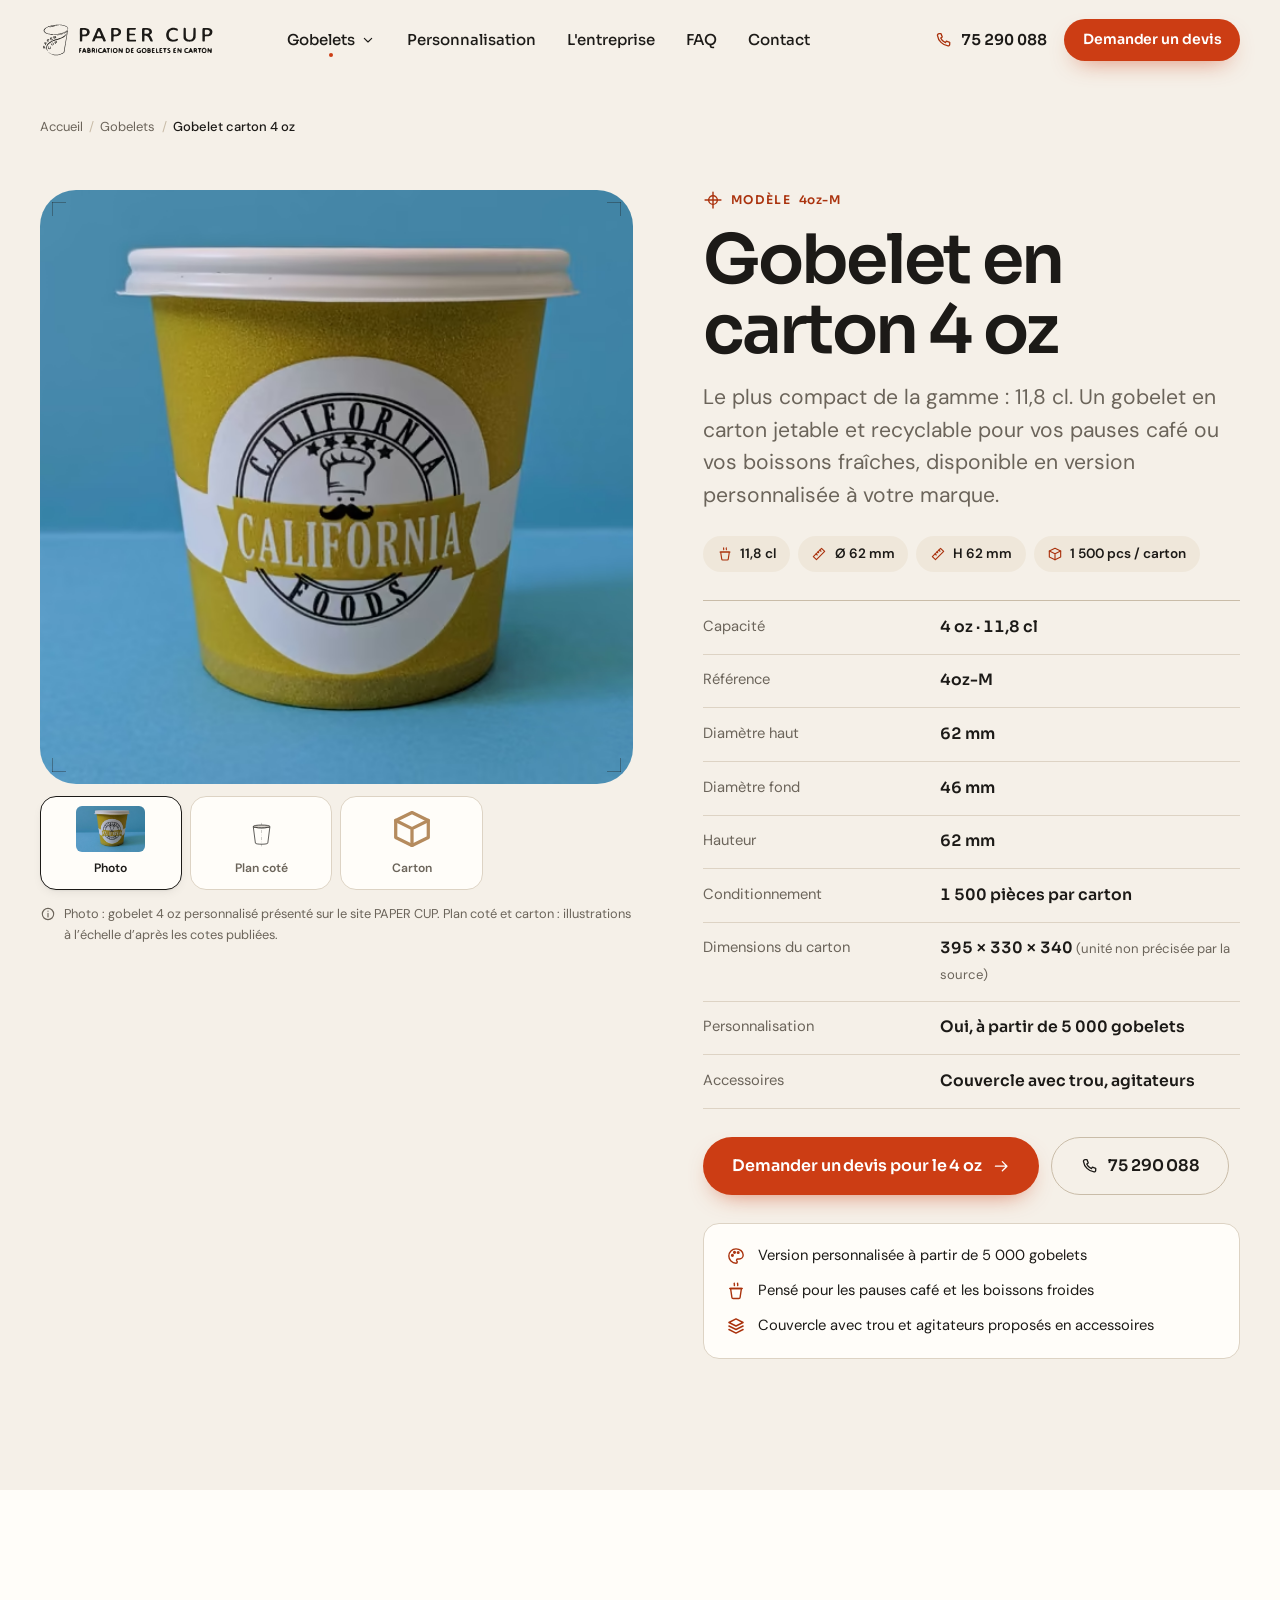
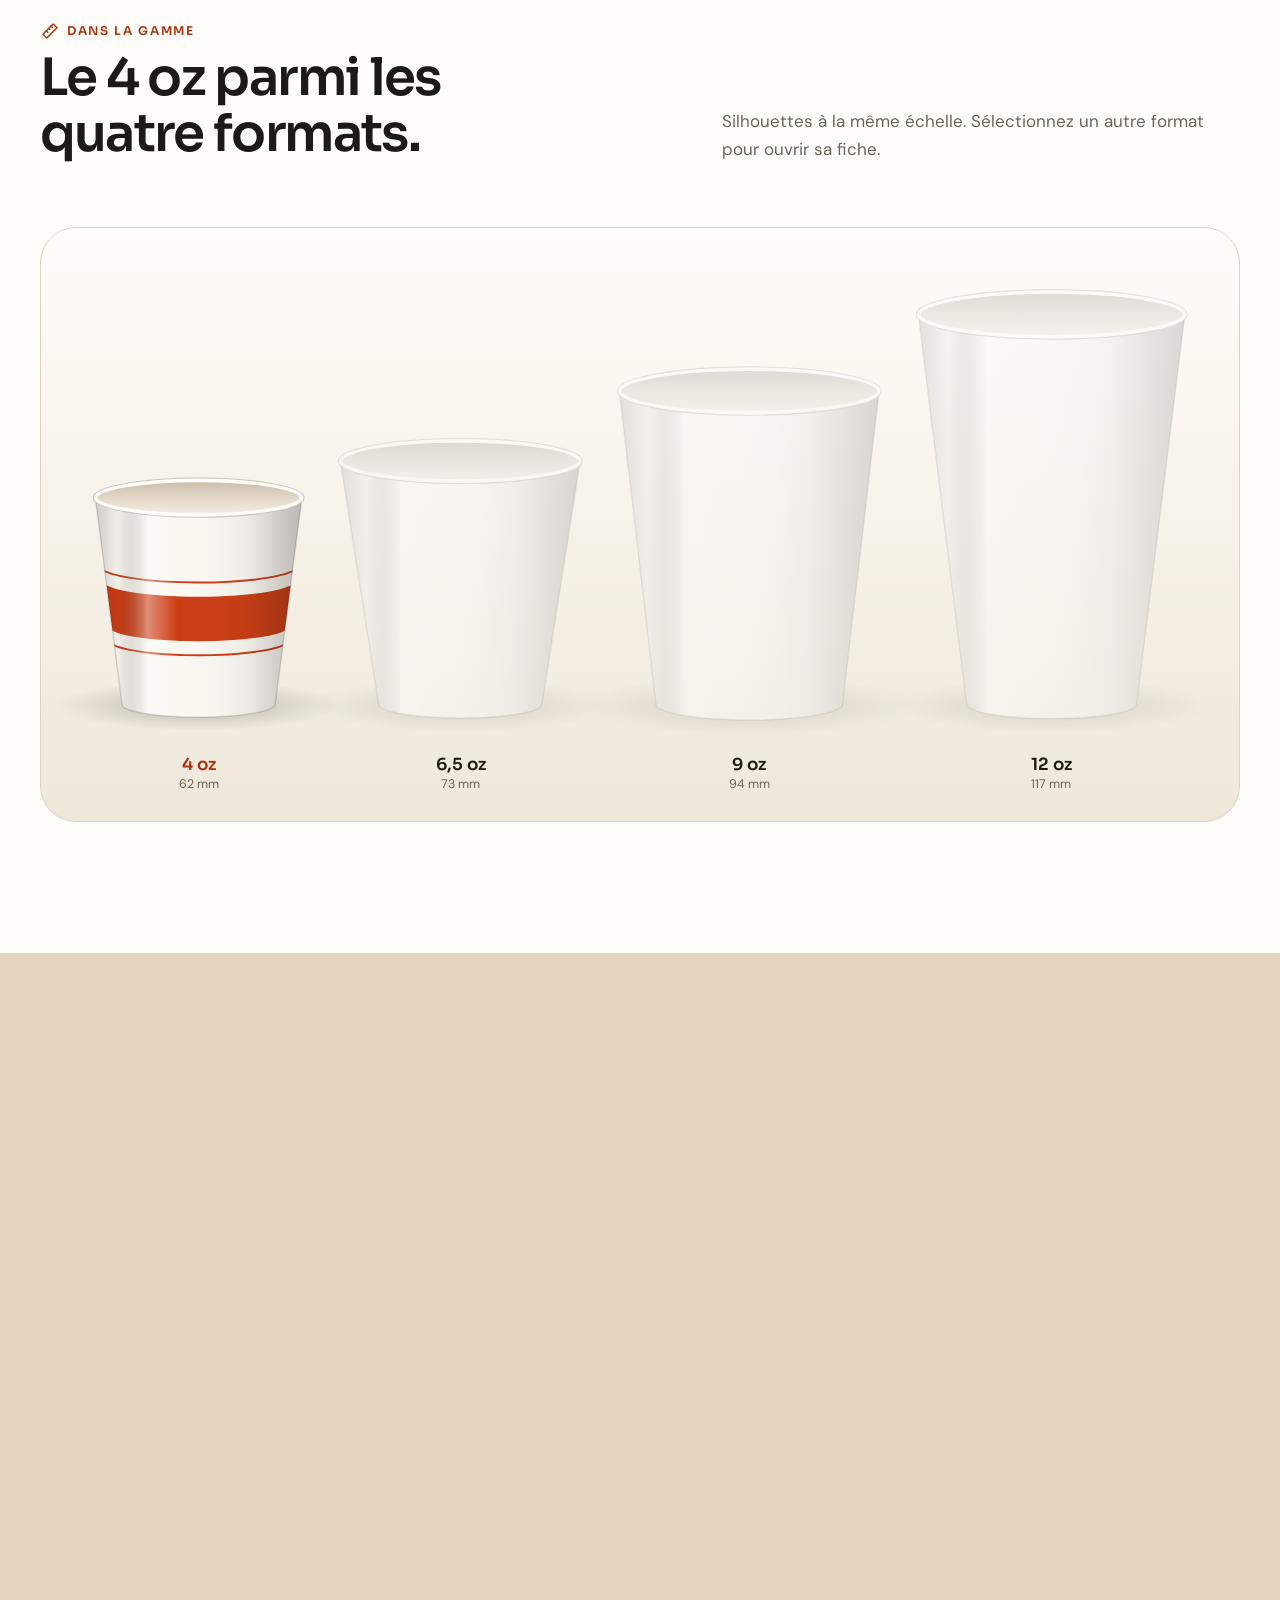
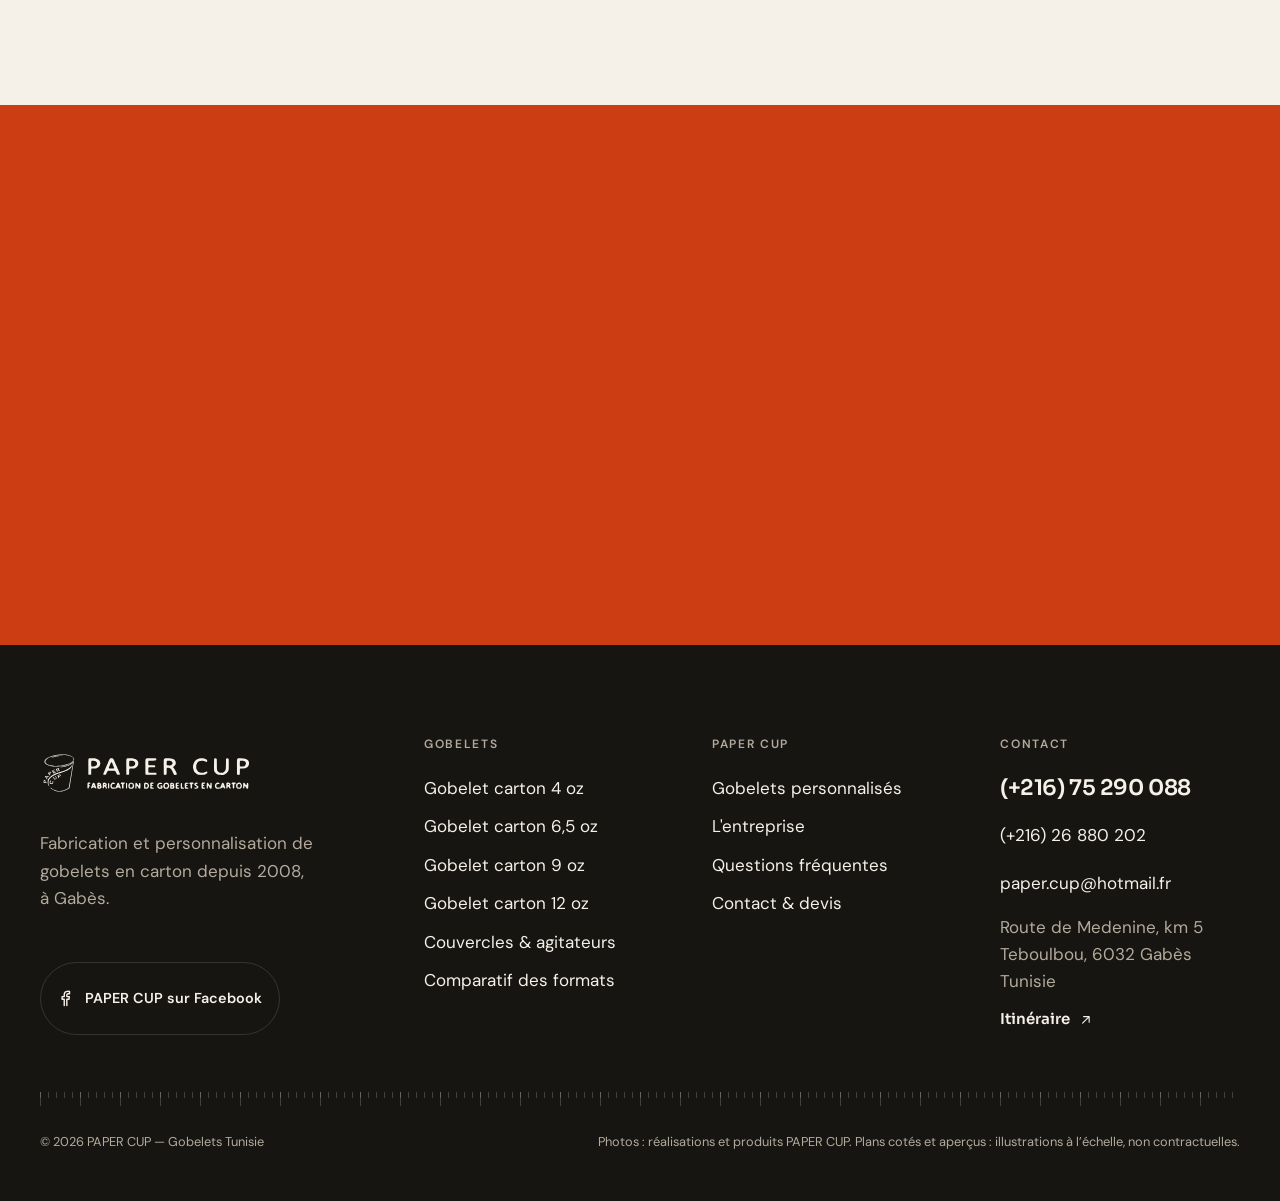
<file: docs/themes/v0/produits/gobelet-carton-4-oz.html>
<!doctype html>
<html lang="fr" dir="ltr">
  <head>
    <meta charset="utf-8" />
    <meta name="viewport" content="width=device-width, initial-scale=1, viewport-fit=cover" />
    <title>Gobelet en carton 4 oz – 11,8 cl | PAPER CUP Tunisie</title>
    <meta
      name="description"
      content="Gobelet en carton 4 oz (11,8 cl) PAPER CUP : Ø 62 mm en haut, 62 mm de haut, 1 500 pièces par carton. Personnalisable dès 5 000 gobelets."
    />
    <meta name="robots" content="index, follow, max-image-preview:large" />
    <link rel="canonical" href="https://www.papercup.com.tn/produits/gobelet-carton-4-oz.html" />
    <meta name="theme-color" content="#F5F0E8" />
    <meta name="format-detection" content="telephone=no" />
    <link rel="preload" href="../assets/fonts/sora-latin-wght-normal.woff2" as="font" type="font/woff2" crossorigin />
    <link rel="stylesheet" href="../assets/css/theme.bundle.css?v=7b822f45d3" />
    <script>
      document.documentElement.classList.add("js");
    </script>
    <script src="../assets/js/theme.bundle.js?v=7b822f45d3" defer></script>
    <link rel="icon" href="../assets/images/favicon.svg" type="image/svg+xml" />
    <link rel="icon" href="../assets/images/favicon-32.png" sizes="32x32" type="image/png" />
    <link rel="apple-touch-icon" href="../assets/images/apple-touch-icon.png" />
    <link rel="manifest" href="../site.webmanifest" />
    <meta property="og:type" content="website" />
    <meta property="og:site_name" content="PAPER CUP" />
    <meta property="og:locale" content="fr_TN" />
    <meta property="og:title" content="Gobelet en carton 4 oz – 11,8 cl | PAPER CUP Tunisie" />
    <meta
      property="og:description"
      content="Gobelet en carton 4 oz (11,8 cl) PAPER CUP : Ø 62 mm en haut, 62 mm de haut, 1 500 pièces par carton. Personnalisable dès 5 000 gobelets."
    />
    <meta property="og:url" content="https://www.papercup.com.tn/produits/gobelet-carton-4-oz.html" />
    <meta property="og:image" content="https://www.papercup.com.tn/assets/images/og-image.jpg" />
    <meta property="og:image:width" content="1200" />
    <meta property="og:image:height" content="630" />
    <meta property="og:image:alt" content="Gobelets en carton PAPER CUP, du 4 au 12 oz, illustrés à l'échelle" />
    <meta name="twitter:card" content="summary_large_image" />
    <meta name="twitter:title" content="Gobelet en carton 4 oz – 11,8 cl | PAPER CUP Tunisie" />
    <meta
      name="twitter:description"
      content="Gobelet en carton 4 oz (11,8 cl) PAPER CUP : Ø 62 mm en haut, 62 mm de haut, 1 500 pièces par carton. Personnalisable dès 5 000 gobelets."
    />
    <meta name="twitter:image" content="https://www.papercup.com.tn/assets/images/og-image.jpg" />
    <script type="application/ld+json">
      {
        "@context": "https://schema.org",
        "@graph": [
          {
            "@type": "WebPage",
            "@id": "https://www.papercup.com.tn/produits/gobelet-carton-4-oz.html#webpage",
            "url": "https://www.papercup.com.tn/produits/gobelet-carton-4-oz.html",
            "name": "Gobelet en carton 4 oz – 11,8 cl | PAPER CUP Tunisie",
            "description": "Gobelet en carton 4 oz (11,8 cl) PAPER CUP : Ø 62 mm en haut, 62 mm de haut, 1 500 pièces par carton. Personnalisable dès 5 000 gobelets.",
            "inLanguage": "fr",
            "isPartOf": { "@id": "https://www.papercup.com.tn/#website" },
            "about": { "@id": "https://www.papercup.com.tn/#organization" }
          },
          {
            "@type": "BreadcrumbList",
            "itemListElement": [
              { "@type": "ListItem", "position": 1, "name": "Accueil", "item": "https://www.papercup.com.tn/" },
              {
                "@type": "ListItem",
                "position": 2,
                "name": "Gobelets",
                "item": "https://www.papercup.com.tn/produits.html"
              },
              {
                "@type": "ListItem",
                "position": 3,
                "name": "Gobelet carton 4 oz",
                "item": "https://www.papercup.com.tn/produits/gobelet-carton-4-oz.html"
              }
            ]
          }
        ]
      }
    </script>
  </head>
  <body class="">
    <svg class="svg-defs" width="0" height="0" aria-hidden="true" focusable="false">
      <defs>
        <linearGradient id="pc-shade" x1="0" x2="1" y1="0" y2="0">
          <stop offset="0" stop-color="#1C1A17" stop-opacity=".22" />
          <stop offset=".12" stop-color="#1C1A17" stop-opacity=".04" />
          <stop offset=".26" stop-color="#FFFFFF" stop-opacity=".42" />
          <stop offset=".4" stop-color="#FFFFFF" stop-opacity="0" />
          <stop offset=".72" stop-color="#1C1A17" stop-opacity=".05" />
          <stop offset="1" stop-color="#1C1A17" stop-opacity=".3" />
        </linearGradient>
        <linearGradient id="pc-inner" x1="0" x2="0" y1="0" y2="1">
          <stop offset="0" stop-color="#C9BDA9" />
          <stop offset=".55" stop-color="#E4DACB" />
          <stop offset="1" stop-color="#F3EDE3" />
        </linearGradient>
        <radialGradient id="pc-shadow">
          <stop offset="0" stop-color="#1C1A17" stop-opacity=".34" />
          <stop offset=".55" stop-color="#1C1A17" stop-opacity=".12" />
          <stop offset="1" stop-color="#1C1A17" stop-opacity="0" />
        </radialGradient>
      </defs>
      <symbol
        id="i-phone"
        viewBox="0 0 24 24"
        fill="none"
        stroke="currentColor"
        stroke-width="1.7"
        stroke-linecap="round"
        stroke-linejoin="round"
      >
        <path
          d="M6.6 3.5h2.6l1.6 4.3-2 1.3a10.6 10.6 0 0 0 6.1 6.1l1.3-2 4.3 1.6v2.6a2.1 2.1 0 0 1-2.2 2.1A16.4 16.4 0 0 1 4.5 5.7a2.1 2.1 0 0 1 2.1-2.2z"
        />
      </symbol>
      <symbol
        id="i-arrow-right"
        viewBox="0 0 24 24"
        fill="none"
        stroke="currentColor"
        stroke-width="1.7"
        stroke-linecap="round"
        stroke-linejoin="round"
      >
        <path d="M4.5 12h15M13.5 6l6 6-6 6" />
      </symbol>
      <symbol
        id="i-arrow-up-right"
        viewBox="0 0 24 24"
        fill="none"
        stroke="currentColor"
        stroke-width="1.7"
        stroke-linecap="round"
        stroke-linejoin="round"
      >
        <path d="M7 17 17 7M8.5 7H17v8.5" />
      </symbol>
      <symbol
        id="i-chevron-down"
        viewBox="0 0 24 24"
        fill="none"
        stroke="currentColor"
        stroke-width="1.7"
        stroke-linecap="round"
        stroke-linejoin="round"
      >
        <path d="m6.5 9.5 5.5 5.5 5.5-5.5" />
      </symbol>
      <symbol
        id="i-menu"
        viewBox="0 0 24 24"
        fill="none"
        stroke="currentColor"
        stroke-width="1.7"
        stroke-linecap="round"
        stroke-linejoin="round"
      >
        <path d="M4 7.5h16M4 12h16M4 16.5h10" />
      </symbol>
      <symbol
        id="i-close"
        viewBox="0 0 24 24"
        fill="none"
        stroke="currentColor"
        stroke-width="1.7"
        stroke-linecap="round"
        stroke-linejoin="round"
      >
        <path d="M6 6l12 12M18 6 6 18" />
      </symbol>
      <symbol
        id="i-map-pin"
        viewBox="0 0 24 24"
        fill="none"
        stroke="currentColor"
        stroke-width="1.7"
        stroke-linecap="round"
        stroke-linejoin="round"
      >
        <path d="M12 21s-6.8-6-6.8-11.2a6.8 6.8 0 0 1 13.6 0C18.8 15 12 21 12 21z" />
        <circle cx="12" cy="9.8" r="2.4" />
      </symbol>
      <symbol
        id="i-facebook"
        viewBox="0 0 24 24"
        fill="none"
        stroke="currentColor"
        stroke-width="1.7"
        stroke-linecap="round"
        stroke-linejoin="round"
      >
        <path
          d="M14.2 21v-7.6h2.6l.4-3.1h-3V8.4c0-.9.3-1.5 1.6-1.5h1.6V4.1a21 21 0 0 0-2.4-.1c-2.3 0-3.9 1.4-3.9 4v2.3H8.5v3.1h2.6V21"
        />
      </symbol>
      <symbol
        id="i-cup-hot"
        viewBox="0 0 24 24"
        fill="none"
        stroke="currentColor"
        stroke-width="1.7"
        stroke-linecap="round"
        stroke-linejoin="round"
      >
        <path d="M5.5 9h13l-1.6 10.8a1.4 1.4 0 0 1-1.4 1.2h-7a1.4 1.4 0 0 1-1.4-1.2z" />
        <path d="M4.5 9h15" />
        <path d="M10 2.8c-.8.8.8 1.7 0 2.6M14 2.8c-.8.8.8 1.7 0 2.6" />
      </symbol>
      <symbol
        id="i-cup-cold"
        viewBox="0 0 24 24"
        fill="none"
        stroke="currentColor"
        stroke-width="1.7"
        stroke-linecap="round"
        stroke-linejoin="round"
      >
        <path d="M5.5 8h13l-1.6 11.8a1.4 1.4 0 0 1-1.4 1.2h-7a1.4 1.4 0 0 1-1.4-1.2z" />
        <path d="M4.5 8h15M13 8l1.6-5.5h3" />
        <path d="M9.5 13.5h2.5v2.5H9.5zM12.8 15.8h2v2h-2z" />
      </symbol>
      <symbol
        id="i-ruler"
        viewBox="0 0 24 24"
        fill="none"
        stroke="currentColor"
        stroke-width="1.7"
        stroke-linecap="round"
        stroke-linejoin="round"
      >
        <path d="m3.5 15.8 12.3-12.3 4.7 4.7L8.2 20.5z" />
        <path d="m7.6 11.7 1.8 1.8M10.4 8.9l1.2 1.2M13.2 6.1l1.8 1.8" />
      </symbol>
      <symbol
        id="i-box"
        viewBox="0 0 24 24"
        fill="none"
        stroke="currentColor"
        stroke-width="1.7"
        stroke-linecap="round"
        stroke-linejoin="round"
      >
        <path d="M3.5 7.6 12 3.4l8.5 4.2v8.8L12 20.6l-8.5-4.2z" />
        <path d="M3.5 7.6 12 11.8l8.5-4.2M12 11.8v8.8" />
      </symbol>
      <symbol
        id="i-palette"
        viewBox="0 0 24 24"
        fill="none"
        stroke="currentColor"
        stroke-width="1.7"
        stroke-linecap="round"
        stroke-linejoin="round"
      >
        <path
          d="M12 3.4a8.6 8.6 0 1 0 0 17.2c1 0 1.5-.6 1.5-1.4 0-.4-.2-.8-.5-1.1a1.5 1.5 0 0 1 1.1-2.5h1.8a4.7 4.7 0 0 0 4.7-4.7c0-4.2-3.8-7.5-8.6-7.5z"
        />
        <circle cx="7.7" cy="11.2" r="1" />
        <circle cx="10.2" cy="7.6" r="1" />
        <circle cx="14.6" cy="7.8" r="1" />
      </symbol>
      <symbol
        id="i-check"
        viewBox="0 0 24 24"
        fill="none"
        stroke="currentColor"
        stroke-width="1.7"
        stroke-linecap="round"
        stroke-linejoin="round"
      >
        <path d="m5 12.5 4.6 4.5L19 7.5" />
      </symbol>
      <symbol
        id="i-plus"
        viewBox="0 0 24 24"
        fill="none"
        stroke="currentColor"
        stroke-width="1.7"
        stroke-linecap="round"
        stroke-linejoin="round"
      >
        <path d="M12 5.5v13M5.5 12h13" />
      </symbol>
      <symbol
        id="i-minus"
        viewBox="0 0 24 24"
        fill="none"
        stroke="currentColor"
        stroke-width="1.7"
        stroke-linecap="round"
        stroke-linejoin="round"
      >
        <path d="M5.5 12h13" />
      </symbol>
      <symbol
        id="i-copy"
        viewBox="0 0 24 24"
        fill="none"
        stroke="currentColor"
        stroke-width="1.7"
        stroke-linecap="round"
        stroke-linejoin="round"
      >
        <rect x="8.5" y="8.5" width="11" height="11" rx="2" />
        <path d="M15.5 8.5V6.4a1.9 1.9 0 0 0-1.9-1.9H6.4a1.9 1.9 0 0 0-1.9 1.9v7.2a1.9 1.9 0 0 0 1.9 1.9h2.1" />
      </symbol>
      <symbol
        id="i-factory"
        viewBox="0 0 24 24"
        fill="none"
        stroke="currentColor"
        stroke-width="1.7"
        stroke-linecap="round"
        stroke-linejoin="round"
      >
        <path d="M3.5 20.5V10l5 3v-3l5 3V6.5l7-3v17z" />
        <path d="M7 17h1.5M11.5 17H13M16 17h1.5" />
      </symbol>
      <symbol
        id="i-calendar"
        viewBox="0 0 24 24"
        fill="none"
        stroke="currentColor"
        stroke-width="1.7"
        stroke-linecap="round"
        stroke-linejoin="round"
      >
        <rect x="4" y="5" width="16" height="15.5" rx="2" />
        <path d="M4 9.5h16M8.5 3v4M15.5 3v4" />
      </symbol>
      <symbol
        id="i-leaf"
        viewBox="0 0 24 24"
        fill="none"
        stroke="currentColor"
        stroke-width="1.7"
        stroke-linecap="round"
        stroke-linejoin="round"
      >
        <path d="M5.5 19C5.5 10.6 10.3 5.6 19.5 4.5c-.7 9.9-5.7 14.8-13.6 14.6z" />
        <path d="M5.5 19c2.6-3.9 5.6-6.4 9-7.8" />
      </symbol>
      <symbol
        id="i-layers"
        viewBox="0 0 24 24"
        fill="none"
        stroke="currentColor"
        stroke-width="1.7"
        stroke-linecap="round"
        stroke-linejoin="round"
      >
        <path d="m12 3.5 8.5 4.3L12 12 3.5 7.8z" />
        <path d="m3.5 12 8.5 4.2 8.5-4.2M3.5 16.2l8.5 4.3 8.5-4.3" />
      </symbol>
      <symbol
        id="i-clipboard"
        viewBox="0 0 24 24"
        fill="none"
        stroke="currentColor"
        stroke-width="1.7"
        stroke-linecap="round"
        stroke-linejoin="round"
      >
        <rect x="5" y="4.5" width="14" height="16" rx="2" />
        <path d="M9 4.5V3.6c0-.3.3-.6.6-.6h4.8c.3 0 .6.3.6.6v.9M8.5 10h7M8.5 13.5h7M8.5 17h4" />
      </symbol>
      <symbol
        id="i-register"
        viewBox="0 0 24 24"
        fill="none"
        stroke="currentColor"
        stroke-width="1.7"
        stroke-linecap="round"
        stroke-linejoin="round"
      >
        <circle cx="12" cy="12" r="5.2" />
        <path d="M12 2.5v19M2.5 12h19" />
      </symbol>
      <symbol
        id="i-info"
        viewBox="0 0 24 24"
        fill="none"
        stroke="currentColor"
        stroke-width="1.7"
        stroke-linecap="round"
        stroke-linejoin="round"
      >
        <circle cx="12" cy="12" r="8.5" />
        <path d="M12 11v5.5M12 7.6v.2" />
      </symbol>
      <symbol
        id="i-mail"
        viewBox="0 0 24 24"
        fill="none"
        stroke="currentColor"
        stroke-width="1.7"
        stroke-linecap="round"
        stroke-linejoin="round"
      >
        <rect x="3.5" y="5.5" width="17" height="13" rx="2" />
        <path d="m4 7 8 6 8-6" />
      </symbol>
      <symbol
        id="i-printer"
        viewBox="0 0 24 24"
        fill="none"
        stroke="currentColor"
        stroke-width="1.7"
        stroke-linecap="round"
        stroke-linejoin="round"
      >
        <path d="M7 9V3.5h10V9" />
        <rect x="3.5" y="9" width="17" height="7.5" rx="2" />
        <path d="M7 14h10v6.5H7z" />
      </symbol>
      <symbol
        id="i-alert"
        viewBox="0 0 24 24"
        fill="none"
        stroke="currentColor"
        stroke-width="1.7"
        stroke-linecap="round"
        stroke-linejoin="round"
      >
        <path d="M12 4 21 19.5H3z" />
        <path d="M12 10v4.5M12 17.2v.2" />
      </symbol>
      <symbol
        id="i-paperclip"
        viewBox="0 0 24 24"
        fill="none"
        stroke="currentColor"
        stroke-width="1.7"
        stroke-linecap="round"
        stroke-linejoin="round"
      >
        <path
          d="m19.2 11.6-7.4 7.4a4.8 4.8 0 0 1-6.8-6.8l7.9-7.9a3.2 3.2 0 0 1 4.5 4.5l-7.9 7.9a1.6 1.6 0 0 1-2.3-2.3l7.2-7.2"
        />
      </symbol>
      <symbol
        id="i-upload"
        viewBox="0 0 24 24"
        fill="none"
        stroke="currentColor"
        stroke-width="1.7"
        stroke-linecap="round"
        stroke-linejoin="round"
      >
        <path d="M12 15.5V4.5M7.5 9 12 4.5 16.5 9" />
        <path d="M4.5 14.5v3.7a2.3 2.3 0 0 0 2.3 2.3h10.4a2.3 2.3 0 0 0 2.3-2.3v-3.7" />
      </symbol>
      <symbol
        id="i-file"
        viewBox="0 0 24 24"
        fill="none"
        stroke="currentColor"
        stroke-width="1.7"
        stroke-linecap="round"
        stroke-linejoin="round"
      >
        <path d="M13.5 3.5H7.2a1.7 1.7 0 0 0-1.7 1.7v13.6a1.7 1.7 0 0 0 1.7 1.7h9.6a1.7 1.7 0 0 0 1.7-1.7V8.5z" />
        <path d="M13.5 3.5v5h5" />
      </symbol>
      <symbol
        id="i-ice-cream"
        viewBox="0 0 24 24"
        fill="none"
        stroke="currentColor"
        stroke-width="1.7"
        stroke-linecap="round"
        stroke-linejoin="round"
      >
        <path d="M6.8 11.5h10.4l-1.5 8.1a1.4 1.4 0 0 1-1.4 1.1H9.7a1.4 1.4 0 0 1-1.4-1.1z" />
        <path d="M7.8 11.5a4.2 4.2 0 0 1 8.4 0" />
        <path d="M12 7.3V5.5" />
      </symbol>
      <symbol
        id="i-bag"
        viewBox="0 0 24 24"
        fill="none"
        stroke="currentColor"
        stroke-width="1.7"
        stroke-linecap="round"
        stroke-linejoin="round"
      >
        <path d="M6.5 4h11l1 16.5h-13z" />
        <path d="M9.5 4v1.8a2.5 2.5 0 0 0 5 0V4" />
      </symbol>
      <symbol
        id="i-tray"
        viewBox="0 0 24 24"
        fill="none"
        stroke="currentColor"
        stroke-width="1.7"
        stroke-linecap="round"
        stroke-linejoin="round"
      >
        <rect x="3.5" y="5.5" width="17" height="13" rx="1.6" />
        <path d="M7 9.5h5.5M7 12.5h10M7 15.5h7.5" />
      </symbol>
      <symbol
        id="i-chat"
        viewBox="0 0 24 24"
        fill="none"
        stroke="currentColor"
        stroke-width="1.7"
        stroke-linecap="round"
        stroke-linejoin="round"
      >
        <path d="M5.2 19.4 6.3 16A7.6 7.6 0 1 1 9 18.6z" />
        <path d="M9.3 9.6c.3 2.4 2 4.2 4.6 4.8l.9-1.2 1.7.8-.4 1.4c-3.6.3-7.3-3.4-7.2-7l1.4-.4.8 1.7z" />
      </symbol>
      <symbol
        id="i-trash"
        viewBox="0 0 24 24"
        fill="none"
        stroke="currentColor"
        stroke-width="1.7"
        stroke-linecap="round"
        stroke-linejoin="round"
      >
        <path
          d="M4.5 7h15M9.5 7V4.8c0-.4.3-.8.8-.8h3.4c.5 0 .8.4.8.8V7M6.5 7l.9 12.2a1.5 1.5 0 0 0 1.5 1.3h6.2a1.5 1.5 0 0 0 1.5-1.3L17.5 7"
        />
        <path d="M10.2 11v5.5M13.8 11v5.5" />
      </symbol>
    </svg>
    <a class="skip-link" href="#contenu">Aller au contenu</a>
    <header class="site-header" data-header>
      <div class="container site-header__inner">
        <a class="brand" href="../index.html">
          <img
            class="brand__logo"
            src="../assets/images/brand/logo-papercup.svg"
            width="230"
            height="50"
            alt="PAPER CUP, fabrication de gobelets en carton — accueil"
          />
        </a>
        <nav class="nav" aria-label="Navigation principale">
          <ul class="nav__list" role="list">
            <li class="nav__item--mega" data-mega>
              <button
                class="nav__link nav__trigger is-active"
                type="button"
                aria-expanded="false"
                aria-controls="mega-gobelets"
                data-mega-trigger
              >
                Gobelets
                <svg class="icon nav__chevron" width="24" height="24" aria-hidden="true" focusable="false">
                  <use href="#i-chevron-down" />
                </svg>
              </button>
              <div class="mega" id="mega-gobelets" data-mega-panel hidden>
                <div class="mega__inner">
                  <div class="mega__intro">
                    <p class="eyebrow">La gamme</p>
                    <p class="mega__title">Quatre formats de gobelets en carton, standard ou personnalisés.</p>
                    <a class="link-arrow" href="../produits.html"
                      >Voir toute la gamme
                      <svg class="icon" width="24" height="24" aria-hidden="true" focusable="false">
                        <use href="#i-arrow-right" /></svg
                    ></a>
                    <a class="link-arrow" href="../produits.html#comparatif"
                      >Comparer les formats
                      <svg class="icon" width="24" height="24" aria-hidden="true" focusable="false">
                        <use href="#i-arrow-right" /></svg
                    ></a>
                    <a class="link-arrow" href="../produits.html#accessoires"
                      >Couvercles &amp; agitateurs
                      <svg class="icon" width="24" height="24" aria-hidden="true" focusable="false">
                        <use href="#i-arrow-right" /></svg
                    ></a>
                  </div>
                  <ul class="mega__list" role="list">
                    <li>
                      <a class="mega__item is-current" href="../produits/gobelet-carton-4-oz.html" aria-current="page">
                        <span class="mega__cup"
                          ><svg
                            class="cup cup--plain"
                            viewBox="0 0 50.44 100.71"
                            width="50.44"
                            height="100.71"
                            aria-hidden="true"
                            focusable="false"
                          >
                            <ellipse
                              class="cup__shadow"
                              cx="25.22"
                              cy="84.76"
                              rx="30.96"
                              ry="7.64"
                              fill="url(#pc-shadow)"
                            />
                            <clipPath id="cl-mm-4oz">
                              <path
                                d="M6 45.32L10.96 83.76A14.26 2.42 0 0 0 39.48 83.76L44.44 45.32A19.22 3.27 0 0 1 6 45.32Z"
                              />
                            </clipPath>
                            <g class="cup__body">
                              <path
                                d="M6 45.32L10.96 83.76A14.26 2.42 0 0 0 39.48 83.76L44.44 45.32A19.22 3.27 0 0 1 6 45.32Z"
                                fill="#FBF8F2"
                              />
                              <g clip-path="url(#cl-mm-4oz)">
                                <rect x="4" y="42.05" width="42.44" height="46.13" fill="url(#pc-shade)" />
                              </g>
                              <path
                                d="M6 45.32L10.96 83.76A14.26 2.42 0 0 0 39.48 83.76L44.44 45.32A19.22 3.27 0 0 1 6 45.32Z"
                                fill="none"
                                stroke="rgba(28,26,23,.16)"
                                stroke-width="1"
                              />
                            </g>
                            <ellipse
                              class="cup__inner"
                              cx="25.22"
                              cy="45.32"
                              rx="19.22"
                              ry="3.27"
                              fill="url(#pc-inner)"
                            />
                            <ellipse
                              cx="25.22"
                              cy="45.32"
                              rx="19.22"
                              ry="3.27"
                              fill="none"
                              stroke="#FFFDF9"
                              stroke-width="2.2"
                            />
                            <ellipse
                              cx="25.22"
                              cy="45.32"
                              rx="20.32"
                              ry="4.37"
                              fill="none"
                              stroke="rgba(28,26,23,.22)"
                              stroke-width=".8"
                            /></svg
                        ></span>
                        <span class="mega__text"><strong>4 oz</strong><span>11,8 cl · 62 mm</span></span>
                      </a>
                    </li>
                    <li>
                      <a class="mega__item" href="../produits/gobelet-carton-6-5-oz.html">
                        <span class="mega__cup"
                          ><svg
                            class="cup cup--plain"
                            viewBox="0 0 56.64 100.71"
                            width="56.64"
                            height="100.71"
                            aria-hidden="true"
                            focusable="false"
                          >
                            <ellipse
                              class="cup__shadow"
                              cx="28.32"
                              cy="84.76"
                              rx="32.58"
                              ry="7.87"
                              fill="url(#pc-shadow)"
                            />
                            <clipPath id="cl-mm-6-5oz">
                              <path
                                d="M6 38.5L13.13 83.76A15.19 2.58 0 0 0 43.51 83.76L50.64 38.5A22.32 3.79 0 0 1 6 38.5Z"
                              />
                            </clipPath>
                            <g class="cup__body">
                              <path
                                d="M6 38.5L13.13 83.76A15.19 2.58 0 0 0 43.51 83.76L50.64 38.5A22.32 3.79 0 0 1 6 38.5Z"
                                fill="#FBF8F2"
                              />
                              <g clip-path="url(#cl-mm-6-5oz)">
                                <rect x="4" y="34.71" width="48.64" height="53.64" fill="url(#pc-shade)" />
                              </g>
                              <path
                                d="M6 38.5L13.13 83.76A15.19 2.58 0 0 0 43.51 83.76L50.64 38.5A22.32 3.79 0 0 1 6 38.5Z"
                                fill="none"
                                stroke="rgba(28,26,23,.16)"
                                stroke-width="1"
                              />
                            </g>
                            <ellipse
                              class="cup__inner"
                              cx="28.32"
                              cy="38.5"
                              rx="22.32"
                              ry="3.79"
                              fill="url(#pc-inner)"
                            />
                            <ellipse
                              cx="28.32"
                              cy="38.5"
                              rx="22.32"
                              ry="3.79"
                              fill="none"
                              stroke="#FFFDF9"
                              stroke-width="2.2"
                            />
                            <ellipse
                              cx="28.32"
                              cy="38.5"
                              rx="23.42"
                              ry="4.89"
                              fill="none"
                              stroke="rgba(28,26,23,.22)"
                              stroke-width=".8"
                            /></svg
                        ></span>
                        <span class="mega__text"><strong>6,5 oz</strong><span>19,2 cl · 73 mm</span></span>
                      </a>
                    </li>
                    <li>
                      <a class="mega__item" href="../produits/gobelet-carton-9-oz.html">
                        <span class="mega__cup"
                          ><svg
                            class="cup cup--plain"
                            viewBox="0 0 60.36 100.71"
                            width="60.36"
                            height="100.71"
                            aria-hidden="true"
                            focusable="false"
                          >
                            <ellipse
                              class="cup__shadow"
                              cx="30.18"
                              cy="84.76"
                              rx="36.38"
                              ry="8.43"
                              fill="url(#pc-shadow)"
                            />
                            <clipPath id="cl-mm-9oz">
                              <path
                                d="M6 25.48L12.82 83.76A17.36 2.95 0 0 0 47.54 83.76L54.36 25.48A24.18 4.11 0 0 1 6 25.48Z"
                              />
                            </clipPath>
                            <g class="cup__body">
                              <path
                                d="M6 25.48L12.82 83.76A17.36 2.95 0 0 0 47.54 83.76L54.36 25.48A24.18 4.11 0 0 1 6 25.48Z"
                                fill="#FBF8F2"
                              />
                              <g clip-path="url(#cl-mm-9oz)">
                                <rect x="4" y="21.37" width="52.36" height="67.34" fill="url(#pc-shade)" />
                              </g>
                              <path
                                d="M6 25.48L12.82 83.76A17.36 2.95 0 0 0 47.54 83.76L54.36 25.48A24.18 4.11 0 0 1 6 25.48Z"
                                fill="none"
                                stroke="rgba(28,26,23,.16)"
                                stroke-width="1"
                              />
                            </g>
                            <ellipse
                              class="cup__inner"
                              cx="30.18"
                              cy="25.48"
                              rx="24.18"
                              ry="4.11"
                              fill="url(#pc-inner)"
                            />
                            <ellipse
                              cx="30.18"
                              cy="25.48"
                              rx="24.18"
                              ry="4.11"
                              fill="none"
                              stroke="#FFFDF9"
                              stroke-width="2.2"
                            />
                            <ellipse
                              cx="30.18"
                              cy="25.48"
                              rx="25.28"
                              ry="5.21"
                              fill="none"
                              stroke="rgba(28,26,23,.22)"
                              stroke-width=".8"
                            /></svg
                        ></span>
                        <span class="mega__text"><strong>9 oz</strong><span>25 cl · 94 mm</span></span>
                      </a>
                    </li>
                    <li>
                      <a class="mega__item" href="../produits/gobelet-carton-12-oz.html">
                        <span class="mega__cup"
                          ><svg
                            class="cup cup--plain"
                            viewBox="0 0 61.6 100.71"
                            width="61.6"
                            height="100.71"
                            aria-hidden="true"
                            focusable="false"
                          >
                            <ellipse
                              class="cup__shadow"
                              cx="30.8"
                              cy="84.76"
                              rx="33.67"
                              ry="8.03"
                              fill="url(#pc-shadow)"
                            />
                            <clipPath id="cl-mm-12oz">
                              <path
                                d="M6 11.22L14.99 83.76A15.81 2.69 0 0 0 46.61 83.76L55.6 11.22A24.8 4.22 0 0 1 6 11.22Z"
                              />
                            </clipPath>
                            <g class="cup__body">
                              <path
                                d="M6 11.22L14.99 83.76A15.81 2.69 0 0 0 46.61 83.76L55.6 11.22A24.8 4.22 0 0 1 6 11.22Z"
                                fill="#FBF8F2"
                              />
                              <g clip-path="url(#cl-mm-12oz)">
                                <rect x="4" y="7" width="53.6" height="81.44" fill="url(#pc-shade)" />
                              </g>
                              <path
                                d="M6 11.22L14.99 83.76A15.81 2.69 0 0 0 46.61 83.76L55.6 11.22A24.8 4.22 0 0 1 6 11.22Z"
                                fill="none"
                                stroke="rgba(28,26,23,.16)"
                                stroke-width="1"
                              />
                            </g>
                            <ellipse
                              class="cup__inner"
                              cx="30.8"
                              cy="11.22"
                              rx="24.8"
                              ry="4.22"
                              fill="url(#pc-inner)"
                            />
                            <ellipse
                              cx="30.8"
                              cy="11.22"
                              rx="24.8"
                              ry="4.22"
                              fill="none"
                              stroke="#FFFDF9"
                              stroke-width="2.2"
                            />
                            <ellipse
                              cx="30.8"
                              cy="11.22"
                              rx="25.9"
                              ry="5.32"
                              fill="none"
                              stroke="rgba(28,26,23,.22)"
                              stroke-width=".8"
                            /></svg
                        ></span>
                        <span class="mega__text"><strong>12 oz</strong><span>33 cl · 117 mm</span></span>
                      </a>
                    </li>
                  </ul>
                </div>
              </div>
            </li>
            <li><a class="nav__link" href="../personnalisation.html">Personnalisation</a></li>
            <li><a class="nav__link" href="../entreprise.html">L'entreprise</a></li>
            <li><a class="nav__link" href="../faq.html">FAQ</a></li>
            <li><a class="nav__link" href="../contact.html">Contact</a></li>
          </ul>
        </nav>
        <div class="site-header__actions">
          <a class="header-phone" href="tel:+21675290088" aria-label="Appeler PAPER CUP au (+216) 75 290 088"
            ><svg class="icon" width="24" height="24" aria-hidden="true" focusable="false"><use href="#i-phone" /></svg
            ><span>75 290 088</span></a
          >
          <a class="btn btn--accent btn--sm header-cta" href="../contact.html#devis">Demander un devis</a>
          <button class="menu-toggle" type="button" aria-expanded="false" aria-controls="menu-mobile" data-menu-toggle>
            <span class="menu-toggle__bars" aria-hidden="true"><span></span><span></span><span></span></span>
            <span class="visually-hidden" data-menu-label>Ouvrir le menu</span>
          </button>
        </div>
      </div>
    </header>
    <div class="mobile-menu" id="menu-mobile" data-menu hidden>
      <div class="mobile-menu__inner">
        <nav aria-label="Navigation mobile">
          <p class="mobile-menu__label">Gobelets</p>
          <ul class="mobile-menu__formats" role="list">
            <li>
              <a href="../produits/gobelet-carton-4-oz.html" aria-current="page"
                ><span class="mobile-menu__cup"
                  ><svg
                    class="cup cup--plain"
                    viewBox="0 0 43 85.28"
                    width="43"
                    height="85.28"
                    aria-hidden="true"
                    focusable="false"
                  >
                    <ellipse class="cup__shadow" cx="21.5" cy="69.9" rx="26.13" ry="6.93" fill="url(#pc-shadow)" />
                    <clipPath id="cl-mo-4oz">
                      <path d="M6 37.9L10 68.9A11.5 1.96 0 0 0 33 68.9L37 37.9A15.5 2.64 0 0 1 6 37.9Z" />
                    </clipPath>
                    <g class="cup__body">
                      <path
                        d="M6 37.9L10 68.9A11.5 1.96 0 0 0 33 68.9L37 37.9A15.5 2.64 0 0 1 6 37.9Z"
                        fill="#FBF8F2"
                      />
                      <g clip-path="url(#cl-mo-4oz)">
                        <rect x="4" y="35.27" width="35" height="37.59" fill="url(#pc-shade)" />
                      </g>
                      <path
                        d="M6 37.9L10 68.9A11.5 1.96 0 0 0 33 68.9L37 37.9A15.5 2.64 0 0 1 6 37.9Z"
                        fill="none"
                        stroke="rgba(28,26,23,.16)"
                        stroke-width="1"
                      />
                    </g>
                    <ellipse class="cup__inner" cx="21.5" cy="37.9" rx="15.5" ry="2.64" fill="url(#pc-inner)" />
                    <ellipse cx="21.5" cy="37.9" rx="15.5" ry="2.64" fill="none" stroke="#FFFDF9" stroke-width="2.2" />
                    <ellipse
                      cx="21.5"
                      cy="37.9"
                      rx="16.6"
                      ry="3.74"
                      fill="none"
                      stroke="rgba(28,26,23,.22)"
                      stroke-width=".8"
                    /></svg></span
                >4 oz</a
              >
            </li>
            <li>
              <a href="../produits/gobelet-carton-6-5-oz.html"
                ><span class="mobile-menu__cup"
                  ><svg
                    class="cup cup--plain"
                    viewBox="0 0 48 85.28"
                    width="48"
                    height="85.28"
                    aria-hidden="true"
                    focusable="false"
                  >
                    <ellipse class="cup__shadow" cx="24" cy="69.9" rx="27.44" ry="7.12" fill="url(#pc-shadow)" />
                    <clipPath id="cl-mo-6-5oz">
                      <path d="M6 32.4L11.75 68.9A12.25 2.08 0 0 0 36.25 68.9L42 32.4A18 3.06 0 0 1 6 32.4Z" />
                    </clipPath>
                    <g class="cup__body">
                      <path
                        d="M6 32.4L11.75 68.9A12.25 2.08 0 0 0 36.25 68.9L42 32.4A18 3.06 0 0 1 6 32.4Z"
                        fill="#FBF8F2"
                      />
                      <g clip-path="url(#cl-mo-6-5oz)">
                        <rect x="4" y="29.34" width="40" height="43.64" fill="url(#pc-shade)" />
                      </g>
                      <path
                        d="M6 32.4L11.75 68.9A12.25 2.08 0 0 0 36.25 68.9L42 32.4A18 3.06 0 0 1 6 32.4Z"
                        fill="none"
                        stroke="rgba(28,26,23,.16)"
                        stroke-width="1"
                      />
                    </g>
                    <ellipse class="cup__inner" cx="24" cy="32.4" rx="18" ry="3.06" fill="url(#pc-inner)" />
                    <ellipse cx="24" cy="32.4" rx="18" ry="3.06" fill="none" stroke="#FFFDF9" stroke-width="2.2" />
                    <ellipse
                      cx="24"
                      cy="32.4"
                      rx="19.1"
                      ry="4.16"
                      fill="none"
                      stroke="rgba(28,26,23,.22)"
                      stroke-width=".8"
                    /></svg></span
                >6,5 oz</a
              >
            </li>
            <li>
              <a href="../produits/gobelet-carton-9-oz.html"
                ><span class="mobile-menu__cup"
                  ><svg
                    class="cup cup--plain"
                    viewBox="0 0 51 85.28"
                    width="51"
                    height="85.28"
                    aria-hidden="true"
                    focusable="false"
                  >
                    <ellipse class="cup__shadow" cx="25.5" cy="69.9" rx="30.5" ry="7.57" fill="url(#pc-shadow)" />
                    <clipPath id="cl-mo-9oz">
                      <path d="M6 21.9L11.5 68.9A14 2.38 0 0 0 39.5 68.9L45 21.9A19.5 3.32 0 0 1 6 21.9Z" />
                    </clipPath>
                    <g class="cup__body">
                      <path
                        d="M6 21.9L11.5 68.9A14 2.38 0 0 0 39.5 68.9L45 21.9A19.5 3.32 0 0 1 6 21.9Z"
                        fill="#FBF8F2"
                      />
                      <g clip-path="url(#cl-mo-9oz)">
                        <rect x="4" y="18.59" width="43" height="54.7" fill="url(#pc-shade)" />
                      </g>
                      <path
                        d="M6 21.9L11.5 68.9A14 2.38 0 0 0 39.5 68.9L45 21.9A19.5 3.32 0 0 1 6 21.9Z"
                        fill="none"
                        stroke="rgba(28,26,23,.16)"
                        stroke-width="1"
                      />
                    </g>
                    <ellipse class="cup__inner" cx="25.5" cy="21.9" rx="19.5" ry="3.32" fill="url(#pc-inner)" />
                    <ellipse cx="25.5" cy="21.9" rx="19.5" ry="3.32" fill="none" stroke="#FFFDF9" stroke-width="2.2" />
                    <ellipse
                      cx="25.5"
                      cy="21.9"
                      rx="20.6"
                      ry="4.42"
                      fill="none"
                      stroke="rgba(28,26,23,.22)"
                      stroke-width=".8"
                    /></svg></span
                >9 oz</a
              >
            </li>
            <li>
              <a href="../produits/gobelet-carton-12-oz.html"
                ><span class="mobile-menu__cup"
                  ><svg
                    class="cup cup--plain"
                    viewBox="0 0 52 85.28"
                    width="52"
                    height="85.28"
                    aria-hidden="true"
                    focusable="false"
                  >
                    <ellipse class="cup__shadow" cx="26" cy="69.9" rx="28.31" ry="7.25" fill="url(#pc-shadow)" />
                    <clipPath id="cl-mo-12oz">
                      <path d="M6 10.4L13.25 68.9A12.75 2.17 0 0 0 38.75 68.9L46 10.4A20 3.4 0 0 1 6 10.4Z" />
                    </clipPath>
                    <g class="cup__body">
                      <path
                        d="M6 10.4L13.25 68.9A12.75 2.17 0 0 0 38.75 68.9L46 10.4A20 3.4 0 0 1 6 10.4Z"
                        fill="#FBF8F2"
                      />
                      <g clip-path="url(#cl-mo-12oz)">
                        <rect x="4" y="7" width="44" height="66.07" fill="url(#pc-shade)" />
                      </g>
                      <path
                        d="M6 10.4L13.25 68.9A12.75 2.17 0 0 0 38.75 68.9L46 10.4A20 3.4 0 0 1 6 10.4Z"
                        fill="none"
                        stroke="rgba(28,26,23,.16)"
                        stroke-width="1"
                      />
                    </g>
                    <ellipse class="cup__inner" cx="26" cy="10.4" rx="20" ry="3.4" fill="url(#pc-inner)" />
                    <ellipse cx="26" cy="10.4" rx="20" ry="3.4" fill="none" stroke="#FFFDF9" stroke-width="2.2" />
                    <ellipse
                      cx="26"
                      cy="10.4"
                      rx="21.1"
                      ry="4.5"
                      fill="none"
                      stroke="rgba(28,26,23,.22)"
                      stroke-width=".8"
                    /></svg></span
                >12 oz</a
              >
            </li>
          </ul>
          <ul class="mobile-menu__links" role="list">
            <li><a href="../index.html">Accueil</a></li>
            <li><a href="../produits.html">Toute la gamme</a></li>
            <li><a href="../produits.html#accessoires">Couvercles &amp; agitateurs</a></li>
            <li><a href="../personnalisation.html">Personnalisation</a></li>
            <li><a href="../entreprise.html">L'entreprise</a></li>
            <li><a href="../faq.html">FAQ</a></li>
            <li><a href="../contact.html">Contact</a></li>
          </ul>
        </nav>
        <div class="mobile-menu__contact">
          <a class="btn btn--accent btn--lg btn--block" href="../contact.html#devis"
            >Demander un devis
            <svg class="icon" width="24" height="24" aria-hidden="true" focusable="false">
              <use href="#i-arrow-right" /></svg
          ></a>
          <a class="btn btn--outline btn--lg btn--block" href="tel:+21675290088"
            ><svg class="icon" width="24" height="24" aria-hidden="true" focusable="false"><use href="#i-phone" /></svg>
            (+216) 75 290 088</a
          >
          <a class="btn btn--ghost btn--block" href="mailto:paper.cup@hotmail.fr">paper.cup@hotmail.fr</a>
          <p class="mobile-menu__address">
            <svg class="icon" width="24" height="24" aria-hidden="true" focusable="false">
              <use href="#i-map-pin" />
            </svg>
            Route de Medenine, km 5, Teboulbou, 6032 Gabès, Tunisie
          </p>
        </div>
      </div>
    </div>
    <main id="contenu" tabindex="-1">
      <section class="product" aria-labelledby="product-title">
        <div class="container">
          <nav class="breadcrumb" aria-label="Fil d'Ariane">
            <ol role="list">
              <li><a href="../index.html">Accueil</a></li>
              <li><a href="../produits.html">Gobelets</a></li>
              <li><span aria-current="page">Gobelet carton 4 oz</span></li>
            </ol>
          </nav>
          <div class="product__grid">
            <div data-hero-item style="--d: 0">
              <div class="gallery" data-tabs>
                <div class="gallery__panels crop-marks">
                  <div
                    class="gallery__panel gallery__panel--photo"
                    id="panel-photo"
                    role="tabpanel"
                    aria-labelledby="tab-photo"
                  >
                    <picture class="gallery__photo"
                      ><source
                        type="image/avif"
                        srcset="
                          ../assets/images/products/gobelet-4-oz-480.avif   480w,
                          ../assets/images/products/gobelet-4-oz-800.avif   800w,
                          ../assets/images/products/gobelet-4-oz-1000.avif 1000w
                        "
                        sizes="(min-width: 1024px) 50vw, 92vw" />
                      <source
                        type="image/webp"
                        srcset="
                          ../assets/images/products/gobelet-4-oz-480.webp   480w,
                          ../assets/images/products/gobelet-4-oz-800.webp   800w,
                          ../assets/images/products/gobelet-4-oz-1000.webp 1000w
                        "
                        sizes="(min-width: 1024px) 50vw, 92vw" />
                      <img
                        src="../assets/images/products/gobelet-4-oz-800.webp"
                        width="800"
                        height="530"
                        alt="Gobelet en carton 4 oz personnalisé aux couleurs de California Foods, avec couvercle"
                        fetchpriority="high"
                        decoding="async"
                    /></picture>
                  </div>
                  <div
                    class="gallery__panel gallery__panel--line"
                    id="panel-plan"
                    role="tabpanel"
                    aria-labelledby="tab-plan"
                    hidden
                  >
                    <svg
                      class="cup cup--line"
                      viewBox="0 0 242.9 296.78"
                      width="242.9"
                      height="296.78"
                      role="img"
                      aria-labelledby="t-g2-4oz"
                    >
                      <title id="t-g2-4oz">
                        Plan coté du gobelet 4 oz : Ø 62 mm en haut, Ø 46 mm au fond, 62 mm de hauteur
                      </title>
                      <path
                        d="M6 52.86L31.6 251.26A73.6 12.51 0 0 0 178.8 251.26L204.4 52.86A99.2 16.86 0 0 1 6 52.86Z"
                        fill="var(--color-surface, #FFFDF9)"
                        stroke="#1C1A17"
                        stroke-width="1.3"
                      />
                      <path
                        d="M105.2 32V267.77"
                        stroke="#1C1A17"
                        stroke-width=".8"
                        stroke-dasharray="6 3 1 3"
                        opacity=".55"
                      />
                      <ellipse
                        cx="105.2"
                        cy="52.86"
                        rx="99.2"
                        ry="16.86"
                        fill="#F5F0E8"
                        stroke="#1C1A17"
                        stroke-width="1.3"
                      />
                      <ellipse
                        cx="105.2"
                        cy="52.86"
                        rx="96.2"
                        ry="15.66"
                        fill="none"
                        stroke="#1C1A17"
                        stroke-width=".7"
                        opacity=".6"
                      />
                      <g class="cup__dims" font-size="15">
                        <g class="cup__dim-lines" fill="none" stroke="var(--dim-color, #CC3D14)" stroke-width="1">
                          <path d="M6 23H204.4" pathLength="1" />
                          <path d="M6 19v8M204.4 19v8" pathLength="1" />
                          <path d="M216.4 52.86V251.26" pathLength="1" />
                          <path d="M212.4 52.86h8M212.4 251.26h8" pathLength="1" />
                          <path d="M31.6 274.77H178.8" pathLength="1" />
                          <path d="M31.6 270.77v8M178.8 270.77v8" pathLength="1" />
                        </g>
                        <g class="cup__dim-labels" fill="var(--dim-text, #1C1A17)">
                          <text x="105.2" y="17" text-anchor="middle">Ø 62 mm</text>
                          <text transform="translate(230.65 152.06) rotate(-90)" text-anchor="middle">62 mm</text>
                          <text x="105.2" y="292.77" text-anchor="middle">Ø 46 mm</text>
                        </g>
                      </g>
                    </svg>
                  </div>
                  <div class="gallery__panel" id="panel-carton" role="tabpanel" aria-labelledby="tab-carton" hidden>
                    <svg
                      class="carton"
                      viewBox="0 0 355.7 377.05"
                      width="355.7"
                      height="377.05"
                      role="img"
                      aria-labelledby="ct-4oz"
                    >
                      <title id="ct-4oz">Carton de 1 500 gobelets 4 oz, dimensions 395 × 330 × 340</title>
                      <ellipse cx="177.85" cy="327.05" rx="145.04" ry="36.54" fill="url(#pc-shadow)" />
                      <polygon
                        points="46,248.1 189.67,331.05 189.67,188.25 46,105.3"
                        fill="#C99F70"
                        stroke="rgba(28,26,23,.28)"
                        stroke-width=".8"
                        stroke-linejoin="round"
                      />
                      <polygon
                        points="309.7,261.75 189.67,331.05 189.67,188.25 309.7,118.95"
                        fill="#B58B5E"
                        stroke="rgba(28,26,23,.28)"
                        stroke-width=".8"
                        stroke-linejoin="round"
                      />
                      <polygon
                        points="166.03,36 309.7,118.95 189.67,188.25 46,105.3"
                        fill="#DDBF95"
                        stroke="rgba(28,26,23,.28)"
                        stroke-width=".8"
                        stroke-linejoin="round"
                      />
                      <polygon
                        points="116.82,64.41 260.49,147.36 238.89,159.84 95.21,76.89"
                        fill="rgba(255,253,249,.32)"
                      />
                      <polygon
                        points="260.49,147.36 238.89,159.84 238.89,191.25 260.49,178.78"
                        fill="rgba(255,253,249,.26)"
                      />
                      <path d="M106.02 70.65L249.69 153.6" stroke="rgba(28,26,23,.35)" stroke-width=".8" />
                      <g transform="matrix(0.87 .5 0 1 46 105.3)">
                        <rect x="31.52" y="42.84" width="102.86" height="48.55" rx="3" fill="#FBF8F2" opacity=".94" />
                        <text x="41.52" y="63.23" font-size="8.49" fill="#6B645A" letter-spacing=".08em">4oz-M</text>
                        <text x="41.52" y="81.68" font-size="15.43" font-weight="700" fill="#1C1A17">1 500 pcs</text>
                      </g>
                      <g class="carton__dims" font-size="12" fill="var(--dim-text, #1C1A17)">
                        <g fill="none" stroke="var(--dim-color, #CC3D14)" stroke-width="1">
                          <path pathLength="1" d="M38 261.96L181.67 344.91" />
                          <path pathLength="1" d="M197.67 344.91L317.7 275.61" />
                          <path pathLength="1" d="M30 248.1V105.3" />
                          <path pathLength="1" d="M26 248.1h8M26 105.3h8" />
                        </g>
                        <text transform="translate(103.34 314.69) rotate(30)" text-anchor="middle">395</text>
                        <text transform="translate(264.19 321.51) rotate(-30)" text-anchor="middle">330</text>
                        <text transform="translate(21 176.7) rotate(-90)" text-anchor="middle">340</text>
                      </g>
                    </svg>
                  </div>
                </div>
                <div class="gallery__tabs" role="tablist" aria-label="Vues du gobelet 4 oz">
                  <button
                    class="gallery__tab"
                    type="button"
                    role="tab"
                    id="tab-photo"
                    aria-controls="panel-photo"
                    aria-selected="true"
                  >
                    <span class="gallery__thumb"
                      ><picture
                        ><source
                          type="image/avif"
                          srcset="
                            ../assets/images/products/gobelet-4-oz-480.avif   480w,
                            ../assets/images/products/gobelet-4-oz-800.avif   800w,
                            ../assets/images/products/gobelet-4-oz-1000.avif 1000w
                          "
                          sizes="80px" />
                        <source
                          type="image/webp"
                          srcset="
                            ../assets/images/products/gobelet-4-oz-480.webp   480w,
                            ../assets/images/products/gobelet-4-oz-800.webp   800w,
                            ../assets/images/products/gobelet-4-oz-1000.webp 1000w
                          "
                          sizes="80px" />
                        <img
                          src="../assets/images/products/gobelet-4-oz-480.webp"
                          width="480"
                          height="318"
                          alt=""
                          loading="lazy"
                          decoding="async" /></picture></span
                    >Photo</button
                  ><button
                    class="gallery__tab"
                    type="button"
                    role="tab"
                    id="tab-plan"
                    aria-controls="panel-plan"
                    aria-selected="false"
                    tabindex="-1"
                  >
                    <span class="gallery__thumb"
                      ><svg
                        class="cup cup--line"
                        viewBox="0 0 43 85.28"
                        width="43"
                        height="85.28"
                        aria-hidden="true"
                        focusable="false"
                      >
                        <path
                          d="M6 37.9L10 68.9A11.5 1.96 0 0 0 33 68.9L37 37.9A15.5 2.64 0 0 1 6 37.9Z"
                          fill="var(--color-surface, #FFFDF9)"
                          stroke="#1C1A17"
                          stroke-width="1.3"
                        />
                        <path
                          d="M21.5 31.27V74.86"
                          stroke="#1C1A17"
                          stroke-width=".8"
                          stroke-dasharray="6 3 1 3"
                          opacity=".55"
                        />
                        <ellipse
                          cx="21.5"
                          cy="37.9"
                          rx="15.5"
                          ry="2.64"
                          fill="#F5F0E8"
                          stroke="#1C1A17"
                          stroke-width="1.3"
                        />
                        <ellipse
                          cx="21.5"
                          cy="37.9"
                          rx="12.5"
                          ry="1.44"
                          fill="none"
                          stroke="#1C1A17"
                          stroke-width=".7"
                          opacity=".6"
                        /></svg></span
                    >Plan coté</button
                  ><button
                    class="gallery__tab"
                    type="button"
                    role="tab"
                    id="tab-carton"
                    aria-controls="panel-carton"
                    aria-selected="false"
                    tabindex="-1"
                  >
                    <span class="gallery__thumb"
                      ><svg viewBox="0 0 24 24" width="40" height="40" aria-hidden="true" style="color: #b58b5e">
                        <use href="#i-box" /></svg></span
                    >Carton
                  </button>
                </div>
                <p class="gallery__note">
                  <svg class="icon" width="24" height="24" aria-hidden="true" focusable="false">
                    <use href="#i-info" /></svg
                  ><span
                    >Photo : gobelet 4 oz personnalisé présenté sur le site PAPER CUP. Plan coté et carton :
                    illustrations à l’échelle d’après les cotes publiées.</span
                  >
                </p>
              </div>
            </div>
            <div class="product__info">
              <p class="eyebrow" data-hero-item style="--d: 80">
                <svg class="icon eyebrow__icon" width="24" height="24" aria-hidden="true" focusable="false">
                  <use href="#i-register" /></svg
                >Modèle <span class="ref">4oz-M</span>
              </p>
              <h1 id="product-title" class="product__title" data-hero-item style="--d: 140">Gobelet en carton 4 oz</h1>
              <p class="lead" data-hero-item style="--d: 220">
                Le plus compact de la gamme : 11,8&nbsp;cl. Un gobelet en carton jetable et recyclable pour vos pauses
                café ou vos boissons fraîches, disponible en version personnalisée à votre marque.
              </p>
              <ul class="product__chips" role="list" data-hero-item style="--d: 280">
                <li>
                  <svg class="icon" width="24" height="24" aria-hidden="true" focusable="false">
                    <use href="#i-cup-hot" /></svg
                  >11,8 cl
                </li>
                <li>
                  <svg class="icon" width="24" height="24" aria-hidden="true" focusable="false">
                    <use href="#i-ruler" /></svg
                  >Ø 62 mm
                </li>
                <li>
                  <svg class="icon" width="24" height="24" aria-hidden="true" focusable="false">
                    <use href="#i-ruler" /></svg
                  >H 62 mm
                </li>
                <li>
                  <svg class="icon" width="24" height="24" aria-hidden="true" focusable="false">
                    <use href="#i-box" /></svg
                  >1 500 pcs / carton
                </li>
              </ul>
              <div data-hero-item style="--d: 340">
                <table class="spec-table">
                  <caption class="visually-hidden">
                    Caractéristiques du gobelet en carton 4 oz
                  </caption>
                  <tbody>
                    <tr>
                      <th scope="row">Capacité</th>
                      <td>4 oz · 11,8 cl</td>
                    </tr>
                    <tr>
                      <th scope="row">Référence</th>
                      <td>4oz-M</td>
                    </tr>
                    <tr>
                      <th scope="row">Diamètre haut</th>
                      <td>62 mm</td>
                    </tr>
                    <tr>
                      <th scope="row">Diamètre fond</th>
                      <td>46 mm</td>
                    </tr>
                    <tr>
                      <th scope="row">Hauteur</th>
                      <td>62 mm</td>
                    </tr>
                    <tr>
                      <th scope="row">Conditionnement</th>
                      <td>1 500 pièces par carton</td>
                    </tr>
                    <tr>
                      <th scope="row">Dimensions du carton</th>
                      <td>395 × 330 × 340 <span class="muted">(unité non précisée par la source)</span></td>
                    </tr>
                    <tr>
                      <th scope="row">Personnalisation</th>
                      <td>Oui, à partir de 5 000 gobelets</td>
                    </tr>
                    <tr>
                      <th scope="row">Accessoires</th>
                      <td>Couvercle avec trou, agitateurs</td>
                    </tr>
                  </tbody>
                </table>
              </div>
              <div class="product__actions">
                <a class="btn btn--accent btn--lg" href="../contact.html?format=4oz#devis"
                  >Demander un devis pour le 4 oz
                  <svg class="icon" width="24" height="24" aria-hidden="true" focusable="false">
                    <use href="#i-arrow-right" /></svg
                ></a>
                <a class="btn btn--outline btn--lg" href="tel:+21675290088"
                  ><svg class="icon" width="24" height="24" aria-hidden="true" focusable="false">
                    <use href="#i-phone" />
                  </svg>
                  75 290 088</a
                >
              </div>
              <ul class="product__assurance" role="list">
                <li>
                  <svg class="icon" width="24" height="24" aria-hidden="true" focusable="false">
                    <use href="#i-palette" /></svg
                  >Version personnalisée à partir de 5 000 gobelets
                </li>
                <li>
                  <svg class="icon" width="24" height="24" aria-hidden="true" focusable="false">
                    <use href="#i-cup-hot" /></svg
                  >Pensé pour les pauses café et les boissons froides
                </li>
                <li>
                  <svg class="icon" width="24" height="24" aria-hidden="true" focusable="false">
                    <use href="#i-layers" /></svg
                  >Couvercle avec trou et agitateurs proposés en accessoires
                </li>
              </ul>
            </div>
          </div>
        </div>
      </section>
      <section class="section section--surface" aria-labelledby="compare-4oz">
        <div class="container">
          <header class="section-head section-head--split">
            <div>
              <p class="eyebrow">
                <svg class="icon eyebrow__icon" width="24" height="24" aria-hidden="true" focusable="false">
                  <use href="#i-ruler" /></svg
                >Dans la gamme
              </p>
              <h2 id="compare-4oz">Le 4 oz parmi les quatre formats.</h2>
            </div>
            <p class="muted">Silhouettes à la même échelle. Sélectionnez un autre format pour ouvrir sa fiche.</p>
          </header>
          <div class="lineup-stage" data-reveal>
            <ul class="lineup lineup--has-current" role="list">
              <li class="lineup__item is-current" style="--grow: 160.8">
                <div aria-current="true">
                  <svg
                    class="cup cup--band"
                    viewBox="0 0 160.8 329.54"
                    width="160.8"
                    height="329.54"
                    aria-hidden="true"
                    focusable="false"
                  >
                    <ellipse class="cup__shadow" cx="80.4" cy="305.12" rx="102.6" ry="18.08" fill="url(#pc-shadow)" />
                    <clipPath id="cl-ld-4oz">
                      <path
                        d="M6 155.32L25.2 304.12A55.2 9.38 0 0 0 135.6 304.12L154.8 155.32A74.4 12.65 0 0 1 6 155.32Z"
                      />
                    </clipPath>
                    <g class="cup__body">
                      <path
                        d="M6 155.32L25.2 304.12A55.2 9.38 0 0 0 135.6 304.12L154.8 155.32A74.4 12.65 0 0 1 6 155.32Z"
                        fill="#FBF8F2"
                      />
                      <g clip-path="url(#cl-ld-4oz)">
                        <path
                          d="M10.68 214.84A69.72 11.85 0 0 0 150.12 214.84L145.9 247.58A65.5 11.13 0 0 1 14.9 247.58Z"
                          fill="#CC3D14"
                        />
                        <path
                          d="M9.34 204.42A71.06 12.08 0 0 0 151.46 204.42"
                          fill="none"
                          stroke="#CC3D14"
                          stroke-width="1.4"
                        />
                        <path
                          d="M16.25 257.99A64.15 10.91 0 0 0 144.55 257.99"
                          fill="none"
                          stroke="#CC3D14"
                          stroke-width="1.4"
                        />
                        <rect x="4" y="142.67" width="152.8" height="172.83" fill="url(#pc-shade)" />
                      </g>
                      <path
                        d="M6 155.32L25.2 304.12A55.2 9.38 0 0 0 135.6 304.12L154.8 155.32A74.4 12.65 0 0 1 6 155.32Z"
                        fill="none"
                        stroke="rgba(28,26,23,.16)"
                        stroke-width="1"
                      />
                    </g>
                    <ellipse class="cup__inner" cx="80.4" cy="155.32" rx="74.4" ry="12.65" fill="url(#pc-inner)" />
                    <ellipse cx="80.4" cy="155.32" rx="74.4" ry="12.65" fill="none" stroke="#FFFDF9" stroke-width="3" />
                    <ellipse
                      cx="80.4"
                      cy="155.32"
                      rx="75.9"
                      ry="14.15"
                      fill="none"
                      stroke="rgba(28,26,23,.22)"
                      stroke-width=".8"
                    />
                  </svg>
                  <span class="lineup__label"
                    ><strong><span class="visually-hidden">Gobelet carton </span>4 oz</strong>
                    <span>62 mm<span class="visually-hidden"> de hauteur</span></span></span
                  >
                </div>
              </li>
              <li class="lineup__item" style="--grow: 184.8">
                <a href="../produits/gobelet-carton-6-5-oz.html"
                  ><svg
                    class="cup cup--plain"
                    viewBox="0 0 184.8 329.54"
                    width="184.8"
                    height="329.54"
                    aria-hidden="true"
                    focusable="false"
                  >
                    <ellipse class="cup__shadow" cx="92.4" cy="305.12" rx="108.9" ry="18.99" fill="url(#pc-shadow)" />
                    <clipPath id="cl-ld-6-5oz">
                      <path
                        d="M6 128.92L33.6 304.12A58.8 10 0 0 0 151.2 304.12L178.8 128.92A86.4 14.69 0 0 1 6 128.92Z"
                      />
                    </clipPath>
                    <g class="cup__body">
                      <path
                        d="M6 128.92L33.6 304.12A58.8 10 0 0 0 151.2 304.12L178.8 128.92A86.4 14.69 0 0 1 6 128.92Z"
                        fill="#FBF8F2"
                      />
                      <g clip-path="url(#cl-ld-6-5oz)">
                        <rect x="4" y="114.23" width="176.8" height="201.88" fill="url(#pc-shade)" />
                      </g>
                      <path
                        d="M6 128.92L33.6 304.12A58.8 10 0 0 0 151.2 304.12L178.8 128.92A86.4 14.69 0 0 1 6 128.92Z"
                        fill="none"
                        stroke="rgba(28,26,23,.16)"
                        stroke-width="1"
                      />
                    </g>
                    <ellipse class="cup__inner" cx="92.4" cy="128.92" rx="86.4" ry="14.69" fill="url(#pc-inner)" />
                    <ellipse cx="92.4" cy="128.92" rx="86.4" ry="14.69" fill="none" stroke="#FFFDF9" stroke-width="3" />
                    <ellipse
                      cx="92.4"
                      cy="128.92"
                      rx="87.9"
                      ry="16.19"
                      fill="none"
                      stroke="rgba(28,26,23,.22)"
                      stroke-width=".8"
                    />
                  </svg>
                  <span class="lineup__label"
                    ><strong><span class="visually-hidden">Gobelet carton </span>6,5 oz</strong>
                    <span>73 mm<span class="visually-hidden"> de hauteur</span></span></span
                  ></a
                >
              </li>
              <li class="lineup__item" style="--grow: 199.2">
                <a href="../produits/gobelet-carton-9-oz.html"
                  ><svg
                    class="cup cup--plain"
                    viewBox="0 0 199.2 329.54"
                    width="199.2"
                    height="329.54"
                    aria-hidden="true"
                    focusable="false"
                  >
                    <ellipse class="cup__shadow" cx="99.6" cy="305.12" rx="123.6" ry="21.14" fill="url(#pc-shadow)" />
                    <clipPath id="cl-ld-9oz">
                      <path
                        d="M6 78.52L32.4 304.12A67.2 11.42 0 0 0 166.8 304.12L193.2 78.52A93.6 15.91 0 0 1 6 78.52Z"
                      />
                    </clipPath>
                    <g class="cup__body">
                      <path
                        d="M6 78.52L32.4 304.12A67.2 11.42 0 0 0 166.8 304.12L193.2 78.52A93.6 15.91 0 0 1 6 78.52Z"
                        fill="#FBF8F2"
                      />
                      <g clip-path="url(#cl-ld-9oz)">
                        <rect x="4" y="62.61" width="191.2" height="254.94" fill="url(#pc-shade)" />
                      </g>
                      <path
                        d="M6 78.52L32.4 304.12A67.2 11.42 0 0 0 166.8 304.12L193.2 78.52A93.6 15.91 0 0 1 6 78.52Z"
                        fill="none"
                        stroke="rgba(28,26,23,.16)"
                        stroke-width="1"
                      />
                    </g>
                    <ellipse class="cup__inner" cx="99.6" cy="78.52" rx="93.6" ry="15.91" fill="url(#pc-inner)" />
                    <ellipse cx="99.6" cy="78.52" rx="93.6" ry="15.91" fill="none" stroke="#FFFDF9" stroke-width="3" />
                    <ellipse
                      cx="99.6"
                      cy="78.52"
                      rx="95.1"
                      ry="17.41"
                      fill="none"
                      stroke="rgba(28,26,23,.22)"
                      stroke-width=".8"
                    />
                  </svg>
                  <span class="lineup__label"
                    ><strong><span class="visually-hidden">Gobelet carton </span>9 oz</strong>
                    <span>94 mm<span class="visually-hidden"> de hauteur</span></span></span
                  ></a
                >
              </li>
              <li class="lineup__item" style="--grow: 204">
                <a href="../produits/gobelet-carton-12-oz.html"
                  ><svg
                    class="cup cup--plain"
                    viewBox="0 0 204 329.54"
                    width="204"
                    height="329.54"
                    aria-hidden="true"
                    focusable="false"
                  >
                    <ellipse class="cup__shadow" cx="102" cy="305.12" rx="113.1" ry="19.61" fill="url(#pc-shadow)" />
                    <clipPath id="cl-ld-12oz">
                      <path d="M6 23.32L40.8 304.12A61.2 10.4 0 0 0 163.2 304.12L198 23.32A96 16.32 0 0 1 6 23.32Z" />
                    </clipPath>
                    <g class="cup__body">
                      <path
                        d="M6 23.32L40.8 304.12A61.2 10.4 0 0 0 163.2 304.12L198 23.32A96 16.32 0 0 1 6 23.32Z"
                        fill="#FBF8F2"
                      />
                      <g clip-path="url(#cl-ld-12oz)">
                        <rect x="4" y="7" width="196" height="309.52" fill="url(#pc-shade)" />
                      </g>
                      <path
                        d="M6 23.32L40.8 304.12A61.2 10.4 0 0 0 163.2 304.12L198 23.32A96 16.32 0 0 1 6 23.32Z"
                        fill="none"
                        stroke="rgba(28,26,23,.16)"
                        stroke-width="1"
                      />
                    </g>
                    <ellipse class="cup__inner" cx="102" cy="23.32" rx="96" ry="16.32" fill="url(#pc-inner)" />
                    <ellipse cx="102" cy="23.32" rx="96" ry="16.32" fill="none" stroke="#FFFDF9" stroke-width="3" />
                    <ellipse
                      cx="102"
                      cy="23.32"
                      rx="97.5"
                      ry="17.82"
                      fill="none"
                      stroke="rgba(28,26,23,.22)"
                      stroke-width=".8"
                    />
                  </svg>
                  <span class="lineup__label"
                    ><strong><span class="visually-hidden">Gobelet carton </span>12 oz</strong>
                    <span>117 mm<span class="visually-hidden"> de hauteur</span></span></span
                  ></a
                >
              </li>
            </ul>
          </div>
        </div>
      </section>
      <section class="section section--kraft packaging" aria-labelledby="pack-4oz">
        <div class="container packaging__grid">
          <div class="packaging__visual" data-reveal>
            <svg
              class="carton"
              viewBox="0 0 393.38 419.2"
              width="393.38"
              height="419.2"
              aria-hidden="true"
              focusable="false"
            >
              <ellipse cx="196.69" cy="369.2" rx="165.76" ry="41.76" fill="url(#pc-shadow)" />
              <polygon
                points="46,278.4 210.2,373.2 210.2,210 46,115.2"
                fill="#C99F70"
                stroke="rgba(28,26,23,.28)"
                stroke-width=".8"
                stroke-linejoin="round"
              />
              <polygon
                points="347.38,294 210.2,373.2 210.2,210 347.38,130.8"
                fill="#B58B5E"
                stroke="rgba(28,26,23,.28)"
                stroke-width=".8"
                stroke-linejoin="round"
              />
              <polygon
                points="183.18,36 347.38,130.8 210.2,210 46,115.2"
                fill="#DDBF95"
                stroke="rgba(28,26,23,.28)"
                stroke-width=".8"
                stroke-linejoin="round"
              />
              <polygon points="126.94,68.47 291.13,163.27 266.44,177.53 102.24,82.73" fill="rgba(255,253,249,.32)" />
              <polygon points="291.13,163.27 266.44,177.53 266.44,213.43 291.13,199.18" fill="rgba(255,253,249,.26)" />
              <path d="M114.59 75.6L278.79 170.4" stroke="rgba(28,26,23,.35)" stroke-width=".8" />
              <g transform="matrix(0.87 .5 0 1 46 115.2)">
                <rect x="36.02" y="48.96" width="117.55" height="55.49" rx="3" fill="#FBF8F2" opacity=".94" />
                <text x="46.02" y="72.26" font-size="9.7" fill="#6B645A" letter-spacing=".08em">4oz-M</text>
                <text x="46.02" y="93.35" font-size="17.63" font-weight="700" fill="#1C1A17">1 500 pcs</text>
              </g>
              <g class="carton__dims" font-size="12" fill="var(--dim-text, #1C1A17)">
                <g fill="none" stroke="var(--dim-color, #CC3D14)" stroke-width="1">
                  <path pathLength="1" d="M38 292.26L202.2 387.06" />
                  <path pathLength="1" d="M218.2 387.06L355.38 307.86" />
                  <path pathLength="1" d="M30 278.4V115.2" />
                  <path pathLength="1" d="M26 278.4h8M26 115.2h8" />
                </g>
                <text transform="translate(113.6 350.91) rotate(30)" text-anchor="middle">395</text>
                <text transform="translate(293.29 358.71) rotate(-30)" text-anchor="middle">330</text>
                <text transform="translate(21 196.8) rotate(-90)" text-anchor="middle">340</text>
              </g>
            </svg>
          </div>
          <div data-reveal style="--i: 1">
            <p class="eyebrow">
              <svg class="icon eyebrow__icon" width="24" height="24" aria-hidden="true" focusable="false">
                <use href="#i-box" /></svg
              >Conditionnement
            </p>
            <h2 id="pack-4oz">1 500 gobelets par carton.</h2>
            <dl class="packaging__facts">
              <div>
                <dt>Pièces / carton</dt>
                <dd>1 500</dd>
              </div>
              <div>
                <dt>Carton</dt>
                <dd>395 × 330 × 340</dd>
              </div>
              <div>
                <dt>Commande perso.</dt>
                <dd>≥ 5 000</dd>
              </div>
            </dl>
            <p class="footnote" style="margin-bottom: 1.5rem">
              Dimensions du carton publiées sans unité par la source (millimètres probables, à confirmer).
            </p>
            <div class="estimator" data-estimator data-href="../contact.html">
              <div class="estimator__head">
                <p class="eyebrow eyebrow--light">
                  <svg class="icon eyebrow__icon" width="24" height="24" aria-hidden="true" focusable="false">
                    <use href="#i-box" /></svg
                  >Estimateur de conditionnement
                </p>
                <h3 class="estimator__title">Combien de cartons de 4 oz ?</h3>
              </div>
              <fieldset class="field">
                <legend class="field__label">Format</legend>
                <div class="seg">
                  <label class="seg__opt"
                    ><input type="radio" name="est-4oz-format" value="4oz" checked /><span>4 oz</span></label
                  ><label class="seg__opt"
                    ><input type="radio" name="est-4oz-format" value="6-5oz" /><span>6,5 oz</span></label
                  ><label class="seg__opt"
                    ><input type="radio" name="est-4oz-format" value="9oz" /><span>9 oz</span></label
                  ><label class="seg__opt"
                    ><input type="radio" name="est-4oz-format" value="12oz" /><span>12 oz</span></label
                  >
                </div>
              </fieldset>
              <div class="field">
                <label class="field__label" for="est-4oz-qty">Nombre de gobelets</label>
                <div class="stepper">
                  <button class="stepper__btn" type="button" data-step="-1000" aria-label="Retirer 1 000 gobelets">
                    <svg class="icon" width="24" height="24" aria-hidden="true" focusable="false">
                      <use href="#i-minus" />
                    </svg>
                  </button>
                  <input
                    class="stepper__input"
                    id="est-4oz-qty"
                    type="number"
                    inputmode="numeric"
                    min="1000"
                    max="10000000"
                    step="1000"
                    value="5000"
                    data-qty
                    aria-describedby="est-4oz-qty-hint"
                  />
                  <button class="stepper__btn" type="button" data-step="1000" aria-label="Ajouter 1 000 gobelets">
                    <svg class="icon" width="24" height="24" aria-hidden="true" focusable="false">
                      <use href="#i-plus" />
                    </svg>
                  </button>
                </div>
                <div class="chips" role="group" aria-label="Quantités rapides">
                  <button class="chip" type="button" data-preset="5000">5 000</button
                  ><button class="chip" type="button" data-preset="10000">10 000</button
                  ><button class="chip" type="button" data-preset="25000">25 000</button
                  ><button class="chip" type="button" data-preset="50000">50 000</button>
                </div>
                <p class="field__hint" id="est-4oz-qty-hint" data-qty-hint>
                  Commandes personnalisées : minimum 5 000 gobelets.
                </p>
              </div>
              <output class="estimator__result" for="est-4oz-qty" aria-live="polite">
                <span class="estimator__big"><span data-est-cartons>4</span> <span data-est-unit>cartons</span></span>
                <span class="estimator__detail" data-est-detail>de 1 500 gobelets 4 oz · carton 395 × 330 × 340</span>
              </output>
              <p class="estimator__note">
                Estimation indicative, arrondie au carton supérieur, d'après le conditionnement publié. Quantités et
                conditions à confirmer avec PAPER CUP.
              </p>
              <div class="estimator__actions">
                <a class="btn btn--accent" href="../contact.html?format=4oz&amp;qte=5000#devis" data-est-link
                  >Continuer ma demande
                  <svg class="icon" width="24" height="24" aria-hidden="true" focusable="false">
                    <use href="#i-arrow-right" /></svg
                ></a>
                <a class="btn btn--outline-light" href="tel:+21675290088"
                  ><svg class="icon" width="24" height="24" aria-hidden="true" focusable="false">
                    <use href="#i-phone" />
                  </svg>
                  Appeler</a
                >
              </div>
            </div>
          </div>
        </div>
      </section>
      <section class="section" aria-labelledby="others-4oz">
        <div class="container">
          <header class="section-head">
            <p class="eyebrow">
              <svg class="icon eyebrow__icon" width="24" height="24" aria-hidden="true" focusable="false">
                <use href="#i-layers" /></svg
              >Autres formats
            </p>
            <h2 id="others-4oz">Comparer avec un autre gobelet.</h2>
          </header>
          <div class="formats__rail" role="region" aria-label="Autres formats" tabindex="0">
            <div class="formats__grid formats__grid--3">
              <article class="product-card" data-reveal style="--i: 0">
                <div class="product-card__media">
                  <picture class="product-card__photo"
                    ><source
                      type="image/avif"
                      srcset="
                        ../assets/images/products/gobelet-6-5-oz-480.avif   480w,
                        ../assets/images/products/gobelet-6-5-oz-800.avif   800w,
                        ../assets/images/products/gobelet-6-5-oz-1000.avif 1000w
                      "
                      sizes="(min-width: 1100px) 300px, (min-width: 768px) 46vw, 80vw" />
                    <source
                      type="image/webp"
                      srcset="
                        ../assets/images/products/gobelet-6-5-oz-480.webp   480w,
                        ../assets/images/products/gobelet-6-5-oz-800.webp   800w,
                        ../assets/images/products/gobelet-6-5-oz-1000.webp 1000w
                      "
                      sizes="(min-width: 1100px) 300px, (min-width: 768px) 46vw, 80vw" />
                    <img
                      src="../assets/images/products/gobelet-6-5-oz-480.webp"
                      width="480"
                      height="318"
                      alt="Gobelet en carton 6,5 oz personnalisé pour Unimed, avec couvercle noir"
                      loading="lazy"
                      decoding="async"
                  /></picture>
                  <div class="product-card__tech" aria-hidden="true">
                    <span class="product-card__oz">6,5</span>
                    <svg
                      class="cup cup--line"
                      viewBox="0 0 159.4 277.55"
                      width="159.4"
                      height="277.55"
                      aria-hidden="true"
                      focusable="false"
                    >
                      <path
                        d="M6 117.36L25.55 241.46A41.65 7.08 0 0 0 108.85 241.46L128.4 117.36A61.2 10.4 0 0 1 6 117.36Z"
                        fill="var(--color-surface, #FFFDF9)"
                        stroke="#1C1A17"
                        stroke-width="1.3"
                      />
                      <path
                        d="M67.2 102.96V252.54"
                        stroke="#1C1A17"
                        stroke-width=".8"
                        stroke-dasharray="6 3 1 3"
                        opacity=".55"
                      />
                      <ellipse
                        cx="67.2"
                        cy="117.36"
                        rx="61.2"
                        ry="10.4"
                        fill="#F5F0E8"
                        stroke="#1C1A17"
                        stroke-width="1.3"
                      />
                      <ellipse
                        cx="67.2"
                        cy="117.36"
                        rx="58.2"
                        ry="9.2"
                        fill="none"
                        stroke="#1C1A17"
                        stroke-width=".7"
                        opacity=".6"
                      />
                      <g class="cup__dims" font-size="10">
                        <g class="cup__dim-lines" fill="none" stroke="var(--dim-color, #CC3D14)" stroke-width="1">
                          <path d="M6 95.76H128.4" pathLength="1" />
                          <path d="M6 91.76v8M128.4 91.76v8" pathLength="1" />
                          <path d="M140.4 117.36V241.46" pathLength="1" />
                          <path d="M136.4 117.36h8M136.4 241.46h8" pathLength="1" />
                          <path d="M25.55 259.54H108.85" pathLength="1" />
                          <path d="M25.55 255.54v8M108.85 255.54v8" pathLength="1" />
                        </g>
                        <g class="cup__dim-labels" fill="var(--dim-text, #1C1A17)">
                          <text x="67.2" y="89.76" text-anchor="middle">Ø 72 mm</text>
                          <text transform="translate(149.9 179.41) rotate(-90)" text-anchor="middle">73 mm</text>
                          <text x="67.2" y="272.54" text-anchor="middle">Ø 49 mm</text>
                        </g>
                      </g>
                    </svg>
                  </div>
                  <span class="product-card__badge">19,2 cl</span>
                </div>
                <div class="product-card__body">
                  <p class="product-card__model">Modèle 6.5oz-M</p>
                  <h3 class="product-card__title">
                    <a href="../produits/gobelet-carton-6-5-oz.html">Gobelet carton 6,5 oz</a>
                  </h3>
                  <dl class="spec-mini">
                    <div>
                      <dt>Ø haut</dt>
                      <dd>72 mm</dd>
                    </div>
                    <div>
                      <dt>Hauteur</dt>
                      <dd>73 mm</dd>
                    </div>
                    <div>
                      <dt>Carton</dt>
                      <dd>1 000 pcs</dd>
                    </div>
                  </dl>
                  <span class="product-card__cta" aria-hidden="true"
                    >Fiche produit
                    <svg class="icon" width="24" height="24" aria-hidden="true" focusable="false">
                      <use href="#i-arrow-right" /></svg
                  ></span>
                </div>
              </article>
              <article class="product-card" data-reveal style="--i: 1">
                <div class="product-card__media">
                  <picture class="product-card__photo"
                    ><source
                      type="image/avif"
                      srcset="
                        ../assets/images/products/gobelet-9-oz-480.avif   480w,
                        ../assets/images/products/gobelet-9-oz-800.avif   800w,
                        ../assets/images/products/gobelet-9-oz-1000.avif 1000w
                      "
                      sizes="(min-width: 1100px) 300px, (min-width: 768px) 46vw, 80vw" />
                    <source
                      type="image/webp"
                      srcset="
                        ../assets/images/products/gobelet-9-oz-480.webp   480w,
                        ../assets/images/products/gobelet-9-oz-800.webp   800w,
                        ../assets/images/products/gobelet-9-oz-1000.webp 1000w
                      "
                      sizes="(min-width: 1100px) 300px, (min-width: 768px) 46vw, 80vw" />
                    <img
                      src="../assets/images/products/gobelet-9-oz-480.webp"
                      width="480"
                      height="318"
                      alt="Gobelet en carton 9 oz personnalisé Biscottino, décor rouge, avec couvercle"
                      loading="lazy"
                      decoding="async"
                  /></picture>
                  <div class="product-card__tech" aria-hidden="true">
                    <span class="product-card__oz">9</span>
                    <svg
                      class="cup cup--line"
                      viewBox="0 0 169.6 277.55"
                      width="169.6"
                      height="277.55"
                      aria-hidden="true"
                      focusable="false"
                    >
                      <path
                        d="M6 81.66L24.7 241.46A47.6 8.09 0 0 0 119.9 241.46L138.6 81.66A66.3 11.27 0 0 1 6 81.66Z"
                        fill="var(--color-surface, #FFFDF9)"
                        stroke="#1C1A17"
                        stroke-width="1.3"
                      />
                      <path
                        d="M72.3 66.39V253.55"
                        stroke="#1C1A17"
                        stroke-width=".8"
                        stroke-dasharray="6 3 1 3"
                        opacity=".55"
                      />
                      <ellipse
                        cx="72.3"
                        cy="81.66"
                        rx="66.3"
                        ry="11.27"
                        fill="#F5F0E8"
                        stroke="#1C1A17"
                        stroke-width="1.3"
                      />
                      <ellipse
                        cx="72.3"
                        cy="81.66"
                        rx="63.3"
                        ry="10.07"
                        fill="none"
                        stroke="#1C1A17"
                        stroke-width=".7"
                        opacity=".6"
                      />
                      <g class="cup__dims" font-size="10">
                        <g class="cup__dim-lines" fill="none" stroke="var(--dim-color, #CC3D14)" stroke-width="1">
                          <path d="M6 59.19H138.6" pathLength="1" />
                          <path d="M6 55.19v8M138.6 55.19v8" pathLength="1" />
                          <path d="M150.6 81.66V241.46" pathLength="1" />
                          <path d="M146.6 81.66h8M146.6 241.46h8" pathLength="1" />
                          <path d="M24.7 260.55H119.9" pathLength="1" />
                          <path d="M24.7 256.55v8M119.9 256.55v8" pathLength="1" />
                        </g>
                        <g class="cup__dim-labels" fill="var(--dim-text, #1C1A17)">
                          <text x="72.3" y="53.19" text-anchor="middle">Ø 78 mm</text>
                          <text transform="translate(160.1 161.56) rotate(-90)" text-anchor="middle">94 mm</text>
                          <text x="72.3" y="273.55" text-anchor="middle">Ø 56 mm</text>
                        </g>
                      </g>
                    </svg>
                  </div>
                  <span class="product-card__badge">25 cl</span>
                </div>
                <div class="product-card__body">
                  <p class="product-card__model">Modèle 9oz-M</p>
                  <h3 class="product-card__title">
                    <a href="../produits/gobelet-carton-9-oz.html">Gobelet carton 9 oz</a>
                  </h3>
                  <dl class="spec-mini">
                    <div>
                      <dt>Ø haut</dt>
                      <dd>78 mm</dd>
                    </div>
                    <div>
                      <dt>Hauteur</dt>
                      <dd>94 mm</dd>
                    </div>
                    <div>
                      <dt>Carton</dt>
                      <dd>1 000 pcs</dd>
                    </div>
                  </dl>
                  <span class="product-card__cta" aria-hidden="true"
                    >Fiche produit
                    <svg class="icon" width="24" height="24" aria-hidden="true" focusable="false">
                      <use href="#i-arrow-right" /></svg
                  ></span>
                </div>
              </article>
              <article class="product-card" data-reveal style="--i: 2">
                <div class="product-card__media">
                  <picture class="product-card__photo"
                    ><source
                      type="image/avif"
                      srcset="
                        ../assets/images/products/gobelet-12-oz-480.avif   480w,
                        ../assets/images/products/gobelet-12-oz-800.avif   800w,
                        ../assets/images/products/gobelet-12-oz-1000.avif 1000w
                      "
                      sizes="(min-width: 1100px) 300px, (min-width: 768px) 46vw, 80vw" />
                    <source
                      type="image/webp"
                      srcset="
                        ../assets/images/products/gobelet-12-oz-480.webp   480w,
                        ../assets/images/products/gobelet-12-oz-800.webp   800w,
                        ../assets/images/products/gobelet-12-oz-1000.webp 1000w
                      "
                      sizes="(min-width: 1100px) 300px, (min-width: 768px) 46vw, 80vw" />
                    <img
                      src="../assets/images/products/gobelet-12-oz-480.webp"
                      width="480"
                      height="336"
                      alt="Gobelet en carton 12 oz personnalisé Walid Croissanterie, vert, avec couvercle vert"
                      loading="lazy"
                      decoding="async"
                  /></picture>
                  <div class="product-card__tech" aria-hidden="true">
                    <span class="product-card__oz">12</span>
                    <svg
                      class="cup cup--line"
                      viewBox="0 0 173 277.55"
                      width="173"
                      height="277.55"
                      aria-hidden="true"
                      focusable="false"
                    >
                      <path
                        d="M6 42.56L30.65 241.46A43.35 7.37 0 0 0 117.35 241.46L142 42.56A68 11.56 0 0 1 6 42.56Z"
                        fill="var(--color-surface, #FFFDF9)"
                        stroke="#1C1A17"
                        stroke-width="1.3"
                      />
                      <path
                        d="M74 27V252.83"
                        stroke="#1C1A17"
                        stroke-width=".8"
                        stroke-dasharray="6 3 1 3"
                        opacity=".55"
                      />
                      <ellipse
                        cx="74"
                        cy="42.56"
                        rx="68"
                        ry="11.56"
                        fill="#F5F0E8"
                        stroke="#1C1A17"
                        stroke-width="1.3"
                      />
                      <ellipse
                        cx="74"
                        cy="42.56"
                        rx="65"
                        ry="10.36"
                        fill="none"
                        stroke="#1C1A17"
                        stroke-width=".7"
                        opacity=".6"
                      />
                      <g class="cup__dims" font-size="10">
                        <g class="cup__dim-lines" fill="none" stroke="var(--dim-color, #CC3D14)" stroke-width="1">
                          <path d="M6 19.8H142" pathLength="1" />
                          <path d="M6 15.8v8M142 15.8v8" pathLength="1" />
                          <path d="M154 42.56V241.46" pathLength="1" />
                          <path d="M150 42.56h8M150 241.46h8" pathLength="1" />
                          <path d="M30.65 259.83H117.35" pathLength="1" />
                          <path d="M30.65 255.83v8M117.35 255.83v8" pathLength="1" />
                        </g>
                        <g class="cup__dim-labels" fill="var(--dim-text, #1C1A17)">
                          <text x="74" y="13.8" text-anchor="middle">Ø 80 mm</text>
                          <text transform="translate(163.5 142.01) rotate(-90)" text-anchor="middle">117 mm</text>
                          <text x="74" y="272.83" text-anchor="middle">Ø 51 mm</text>
                        </g>
                      </g>
                    </svg>
                  </div>
                  <span class="product-card__badge">33 cl</span>
                </div>
                <div class="product-card__body">
                  <p class="product-card__model">Modèle 12oz-M</p>
                  <h3 class="product-card__title">
                    <a href="../produits/gobelet-carton-12-oz.html">Gobelet carton 12 oz</a>
                  </h3>
                  <dl class="spec-mini">
                    <div>
                      <dt>Ø haut</dt>
                      <dd>80 mm</dd>
                    </div>
                    <div>
                      <dt>Hauteur</dt>
                      <dd>117 mm</dd>
                    </div>
                    <div>
                      <dt>Carton</dt>
                      <dd>1 000 pcs</dd>
                    </div>
                  </dl>
                  <span class="product-card__cta" aria-hidden="true"
                    >Fiche produit
                    <svg class="icon" width="24" height="24" aria-hidden="true" focusable="false">
                      <use href="#i-arrow-right" /></svg
                  ></span>
                </div>
              </article>
            </div>
          </div>
        </div>
      </section>
      <section class="cta-band" aria-labelledby="cta-title" data-cta-final>
        <div class="container cta-band__inner">
          <div class="cta-band__content" data-reveal>
            <p class="eyebrow eyebrow--light">
              <svg class="icon eyebrow__icon" width="24" height="24" aria-hidden="true" focusable="false">
                <use href="#i-register" /></svg
              >Un projet de gobelets ?
            </p>
            <h2 id="cta-title" class="cta-band__title">Un projet en 4 oz ?</h2>
            <p class="cta-band__text">
              Quantité, personnalisation, conditionnement : appelez l’équipe PAPER CUP pour établir votre devis.
            </p>
          </div>
          <div class="cta-band__actions" data-reveal style="--i: 1">
            <a class="cta-band__phone" href="tel:+21675290088">
              <span class="cta-band__phone-label"
                ><svg class="icon" width="24" height="24" aria-hidden="true" focusable="false">
                  <use href="#i-phone" />
                </svg>
                Appelez-nous</span
              >
              <span class="cta-band__phone-num">(+216) 75 290 088</span>
            </a>
            <a class="btn btn--ink btn--lg" href="../contact.html#devis"
              >Demander un devis
              <svg class="icon" width="24" height="24" aria-hidden="true" focusable="false">
                <use href="#i-arrow-right" /></svg
            ></a>
          </div>
        </div>
        <div class="cta-band__ruler ruler ruler--light" aria-hidden="true"></div>
      </section>
      <script type="application/json" id="pc-products">
        [
          {
            "id": "4oz",
            "label": "4 oz",
            "model": "4oz-M",
            "cl": "11,8",
            "top": 62,
            "bottom": 46,
            "height": 62,
            "perBox": 1500,
            "carton": [395, 330, 340],
            "url": "../produits/gobelet-carton-4-oz.html"
          },
          {
            "id": "6-5oz",
            "label": "6,5 oz",
            "model": "6.5oz-M",
            "cl": "19,2",
            "top": 72,
            "bottom": 49,
            "height": 73,
            "perBox": 1000,
            "carton": [370, 300, 390],
            "url": "../produits/gobelet-carton-6-5-oz.html"
          },
          {
            "id": "9oz",
            "label": "9 oz",
            "model": "9oz-M",
            "cl": "25",
            "top": 78,
            "bottom": 56,
            "height": 94,
            "perBox": 1000,
            "carton": [410, 335, 520],
            "url": "../produits/gobelet-carton-9-oz.html"
          },
          {
            "id": "12oz",
            "label": "12 oz",
            "model": "12oz-M",
            "cl": "33",
            "top": 80,
            "bottom": 51,
            "height": 117,
            "perBox": 1000,
            "carton": [410, 335, 400],
            "url": "../produits/gobelet-carton-12-oz.html"
          }
        ]
      </script>
    </main>
    <footer class="site-footer" data-footer>
      <div class="container">
        <div class="site-footer__top">
          <div class="site-footer__brand">
            <a class="brand brand--light" href="../index.html">
              <img
                class="brand__logo"
                src="../assets/images/brand/logo-papercup-light.svg"
                width="230"
                height="50"
                alt="PAPER CUP, fabrication de gobelets en carton — accueil"
              />
            </a>
            <p>Fabrication et personnalisation de gobelets en carton depuis 2008, à Gabès.</p>
            <a class="social-link" href="https://www.facebook.com/papercuptunisie/" rel="noopener" target="_blank"
              ><svg class="icon" width="24" height="24" aria-hidden="true" focusable="false">
                <use href="#i-facebook" /></svg
              ><span>PAPER CUP sur Facebook<span class="visually-hidden"> (nouvel onglet)</span></span></a
            >
          </div>
          <nav class="site-footer__col" aria-label="Gobelets">
            <p class="site-footer__title">Gobelets</p>
            <ul role="list">
              <li><a href="../produits/gobelet-carton-4-oz.html">Gobelet carton 4 oz</a></li>
              <li><a href="../produits/gobelet-carton-6-5-oz.html">Gobelet carton 6,5 oz</a></li>
              <li><a href="../produits/gobelet-carton-9-oz.html">Gobelet carton 9 oz</a></li>
              <li><a href="../produits/gobelet-carton-12-oz.html">Gobelet carton 12 oz</a></li>
              <li><a href="../produits.html#accessoires">Couvercles &amp; agitateurs</a></li>
              <li><a href="../produits.html#comparatif">Comparatif des formats</a></li>
            </ul>
          </nav>
          <nav class="site-footer__col" aria-label="Entreprise">
            <p class="site-footer__title">PAPER CUP</p>
            <ul role="list">
              <li><a href="../personnalisation.html">Gobelets personnalisés</a></li>
              <li><a href="../entreprise.html">L'entreprise</a></li>
              <li><a href="../faq.html">Questions fréquentes</a></li>
              <li><a href="../contact.html">Contact &amp; devis</a></li>
            </ul>
          </nav>
          <div class="site-footer__col site-footer__contact">
            <p class="site-footer__title">Contact</p>
            <a class="site-footer__phone" href="tel:+21675290088">(+216) 75 290 088</a>
            <a class="site-footer__line" href="tel:+21626880202">(+216) 26 880 202</a>
            <a class="site-footer__line" href="mailto:paper.cup@hotmail.fr">paper.cup@hotmail.fr</a>
            <address>Route de Medenine, km 5<br />Teboulbou, 6032 Gabès<br />Tunisie</address>
            <a
              class="link-arrow link-arrow--light"
              href="https://www.google.com/maps/search/?api=1&query=PAPER%20CUP%2C%20Route%20de%20Medenine%20km%205%2C%20Teboulbou%2C%20Gab%C3%A8s%2C%20Tunisie"
              rel="noopener"
              target="_blank"
              >Itinéraire
              <svg class="icon" width="24" height="24" aria-hidden="true" focusable="false">
                <use href="#i-arrow-up-right" /></svg
              ><span class="visually-hidden"> (Google Maps, nouvel onglet)</span></a
            >
          </div>
        </div>
        <div class="site-footer__ruler ruler" aria-hidden="true"></div>
        <div class="site-footer__bottom">
          <p>© 2026 PAPER CUP — Gobelets Tunisie</p>
          <p>
            Photos : réalisations et produits PAPER CUP. Plans cotés et aperçus : illustrations à l’échelle, non
            contractuelles.
          </p>
        </div>
      </div>
    </footer>
    <div class="mobile-bar" data-mobile-bar inert>
      <a class="mobile-bar__call" href="tel:+21675290088"
        ><svg class="icon" width="24" height="24" aria-hidden="true" focusable="false"><use href="#i-phone" /></svg
        ><span>Appeler</span></a
      >
      <a class="mobile-bar__quote" href="../contact.html#devis"
        >Demander un devis
        <svg class="icon" width="24" height="24" aria-hidden="true" focusable="false"><use href="#i-arrow-right" /></svg
      ></a>
    </div>
  </body>
</html>
</file>
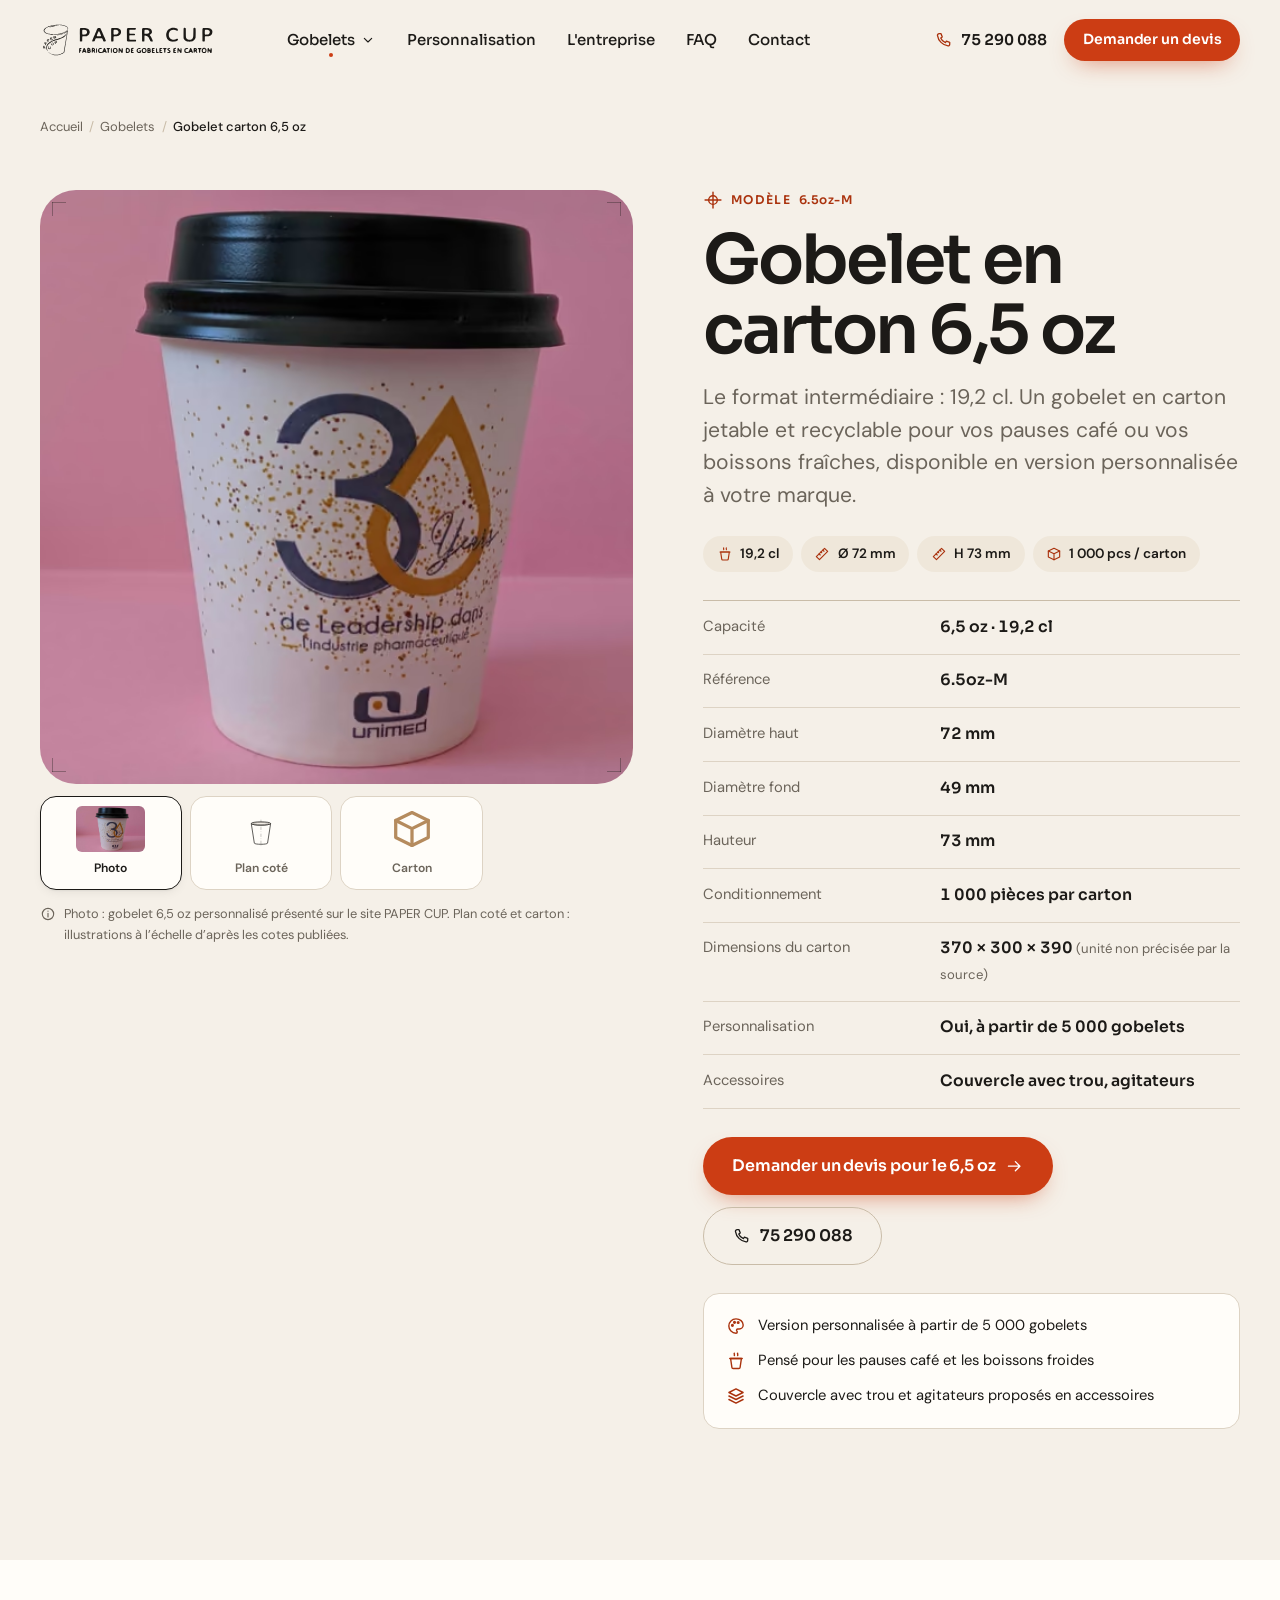
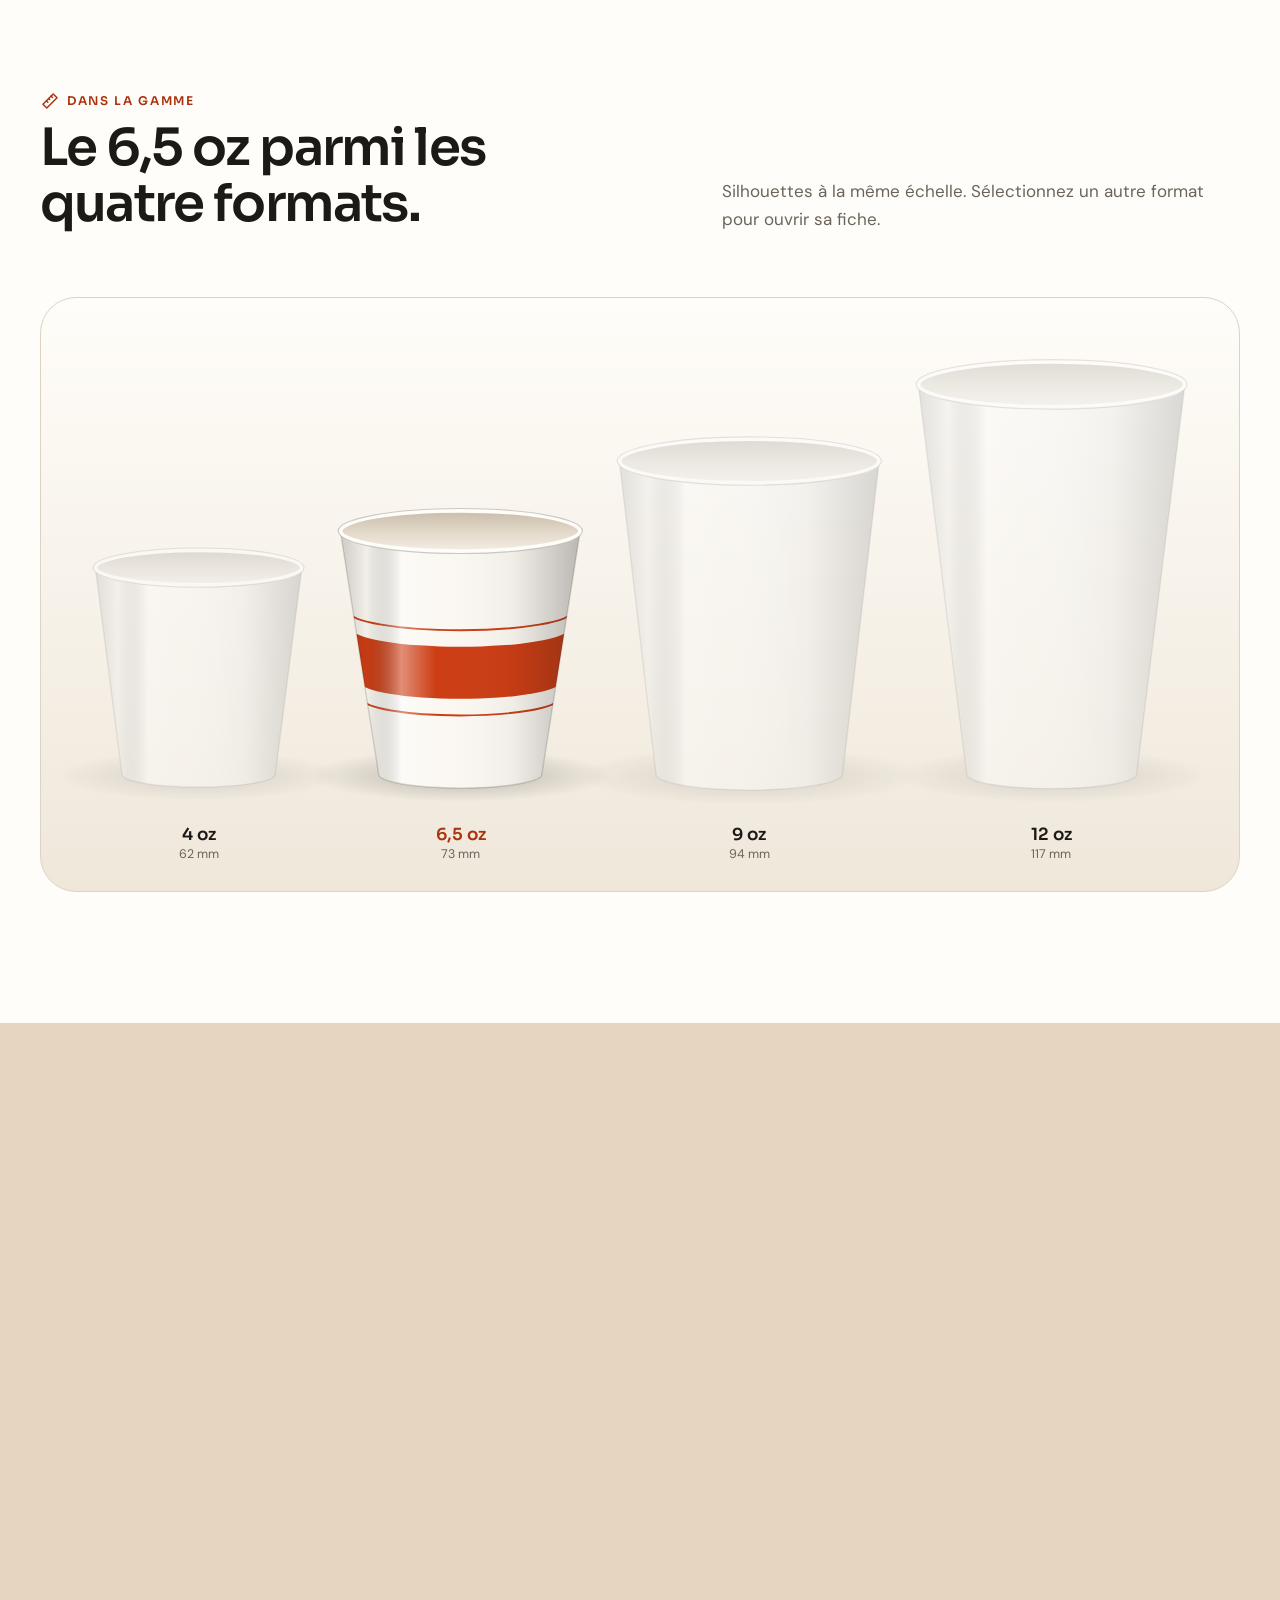
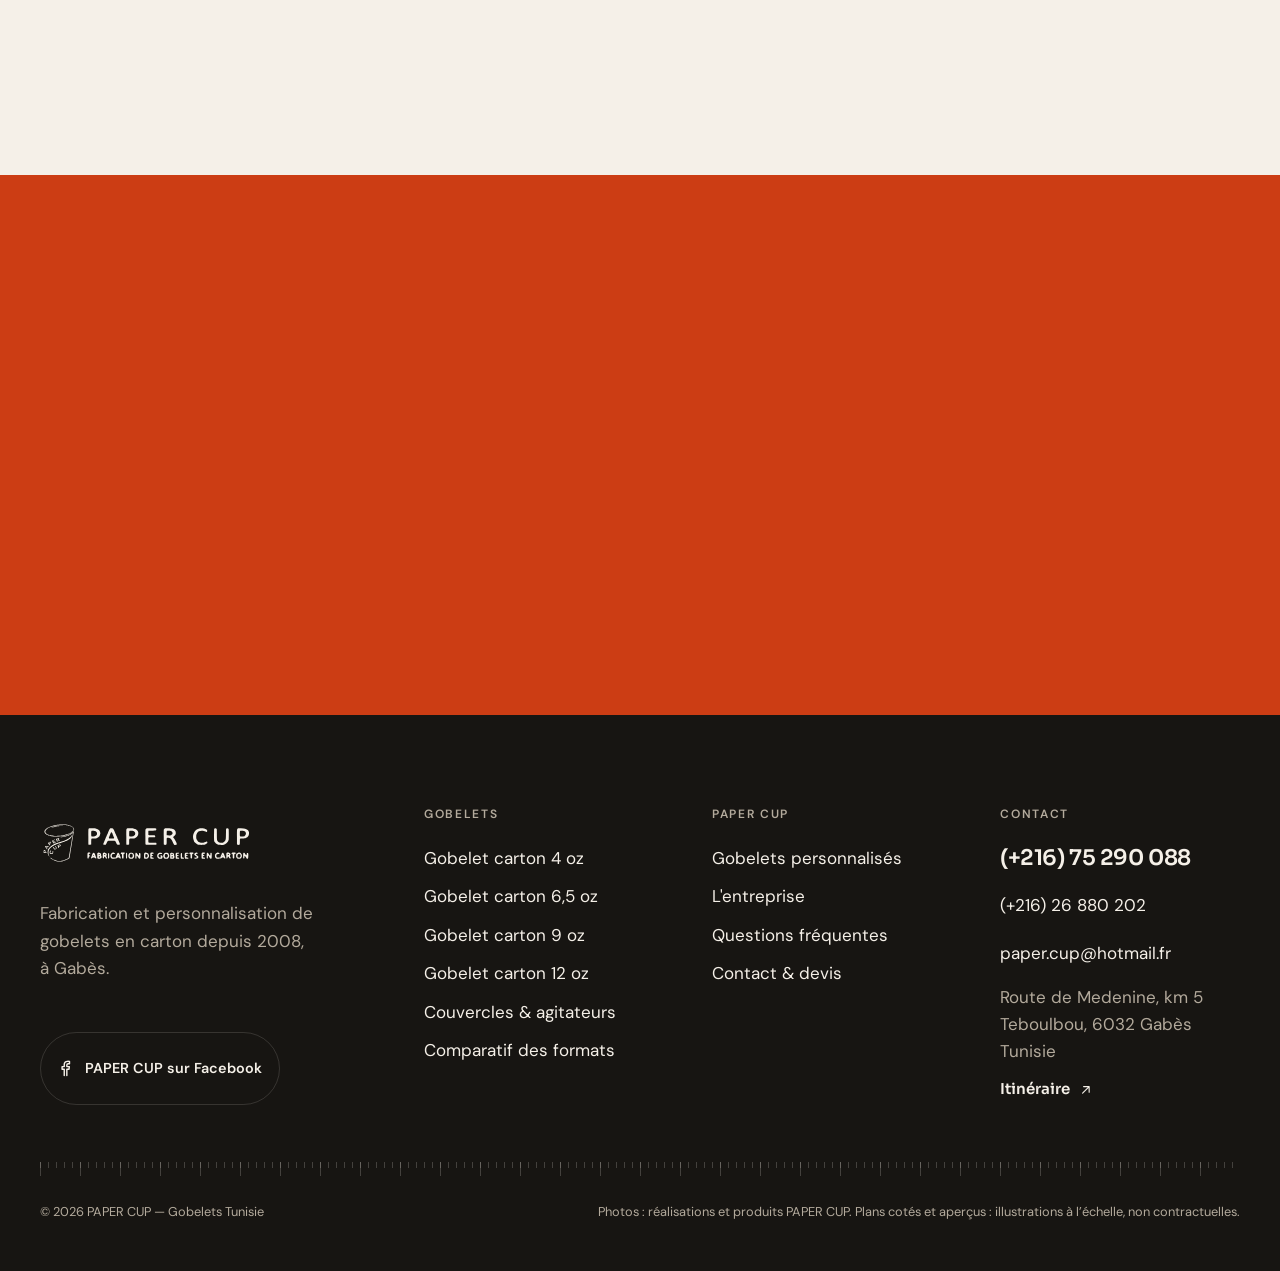
<file: docs/themes/v0/produits/gobelet-carton-6-5-oz.html>
<!doctype html>
<html lang="fr" dir="ltr">
  <head>
    <meta charset="utf-8" />
    <meta name="viewport" content="width=device-width, initial-scale=1, viewport-fit=cover" />
    <title>Gobelet en carton 6,5 oz – 19,2 cl | PAPER CUP Tunisie</title>
    <meta
      name="description"
      content="Gobelet en carton 6,5 oz (19,2 cl) PAPER CUP : Ø 72 mm en haut, 73 mm de haut, 1 000 pièces par carton. Personnalisable dès 5 000 gobelets."
    />
    <meta name="robots" content="index, follow, max-image-preview:large" />
    <link rel="canonical" href="https://www.papercup.com.tn/produits/gobelet-carton-6-5-oz.html" />
    <meta name="theme-color" content="#F5F0E8" />
    <meta name="format-detection" content="telephone=no" />
    <link rel="preload" href="../assets/fonts/sora-latin-wght-normal.woff2" as="font" type="font/woff2" crossorigin />
    <link rel="stylesheet" href="../assets/css/theme.bundle.css?v=7b822f45d3" />
    <script>
      document.documentElement.classList.add("js");
    </script>
    <script src="../assets/js/theme.bundle.js?v=7b822f45d3" defer></script>
    <link rel="icon" href="../assets/images/favicon.svg" type="image/svg+xml" />
    <link rel="icon" href="../assets/images/favicon-32.png" sizes="32x32" type="image/png" />
    <link rel="apple-touch-icon" href="../assets/images/apple-touch-icon.png" />
    <link rel="manifest" href="../site.webmanifest" />
    <meta property="og:type" content="website" />
    <meta property="og:site_name" content="PAPER CUP" />
    <meta property="og:locale" content="fr_TN" />
    <meta property="og:title" content="Gobelet en carton 6,5 oz – 19,2 cl | PAPER CUP Tunisie" />
    <meta
      property="og:description"
      content="Gobelet en carton 6,5 oz (19,2 cl) PAPER CUP : Ø 72 mm en haut, 73 mm de haut, 1 000 pièces par carton. Personnalisable dès 5 000 gobelets."
    />
    <meta property="og:url" content="https://www.papercup.com.tn/produits/gobelet-carton-6-5-oz.html" />
    <meta property="og:image" content="https://www.papercup.com.tn/assets/images/og-image.jpg" />
    <meta property="og:image:width" content="1200" />
    <meta property="og:image:height" content="630" />
    <meta property="og:image:alt" content="Gobelets en carton PAPER CUP, du 4 au 12 oz, illustrés à l'échelle" />
    <meta name="twitter:card" content="summary_large_image" />
    <meta name="twitter:title" content="Gobelet en carton 6,5 oz – 19,2 cl | PAPER CUP Tunisie" />
    <meta
      name="twitter:description"
      content="Gobelet en carton 6,5 oz (19,2 cl) PAPER CUP : Ø 72 mm en haut, 73 mm de haut, 1 000 pièces par carton. Personnalisable dès 5 000 gobelets."
    />
    <meta name="twitter:image" content="https://www.papercup.com.tn/assets/images/og-image.jpg" />
    <script type="application/ld+json">
      {
        "@context": "https://schema.org",
        "@graph": [
          {
            "@type": "WebPage",
            "@id": "https://www.papercup.com.tn/produits/gobelet-carton-6-5-oz.html#webpage",
            "url": "https://www.papercup.com.tn/produits/gobelet-carton-6-5-oz.html",
            "name": "Gobelet en carton 6,5 oz – 19,2 cl | PAPER CUP Tunisie",
            "description": "Gobelet en carton 6,5 oz (19,2 cl) PAPER CUP : Ø 72 mm en haut, 73 mm de haut, 1 000 pièces par carton. Personnalisable dès 5 000 gobelets.",
            "inLanguage": "fr",
            "isPartOf": { "@id": "https://www.papercup.com.tn/#website" },
            "about": { "@id": "https://www.papercup.com.tn/#organization" }
          },
          {
            "@type": "BreadcrumbList",
            "itemListElement": [
              { "@type": "ListItem", "position": 1, "name": "Accueil", "item": "https://www.papercup.com.tn/" },
              {
                "@type": "ListItem",
                "position": 2,
                "name": "Gobelets",
                "item": "https://www.papercup.com.tn/produits.html"
              },
              {
                "@type": "ListItem",
                "position": 3,
                "name": "Gobelet carton 6,5 oz",
                "item": "https://www.papercup.com.tn/produits/gobelet-carton-6-5-oz.html"
              }
            ]
          }
        ]
      }
    </script>
  </head>
  <body class="">
    <svg class="svg-defs" width="0" height="0" aria-hidden="true" focusable="false">
      <defs>
        <linearGradient id="pc-shade" x1="0" x2="1" y1="0" y2="0">
          <stop offset="0" stop-color="#1C1A17" stop-opacity=".22" />
          <stop offset=".12" stop-color="#1C1A17" stop-opacity=".04" />
          <stop offset=".26" stop-color="#FFFFFF" stop-opacity=".42" />
          <stop offset=".4" stop-color="#FFFFFF" stop-opacity="0" />
          <stop offset=".72" stop-color="#1C1A17" stop-opacity=".05" />
          <stop offset="1" stop-color="#1C1A17" stop-opacity=".3" />
        </linearGradient>
        <linearGradient id="pc-inner" x1="0" x2="0" y1="0" y2="1">
          <stop offset="0" stop-color="#C9BDA9" />
          <stop offset=".55" stop-color="#E4DACB" />
          <stop offset="1" stop-color="#F3EDE3" />
        </linearGradient>
        <radialGradient id="pc-shadow">
          <stop offset="0" stop-color="#1C1A17" stop-opacity=".34" />
          <stop offset=".55" stop-color="#1C1A17" stop-opacity=".12" />
          <stop offset="1" stop-color="#1C1A17" stop-opacity="0" />
        </radialGradient>
      </defs>
      <symbol
        id="i-phone"
        viewBox="0 0 24 24"
        fill="none"
        stroke="currentColor"
        stroke-width="1.7"
        stroke-linecap="round"
        stroke-linejoin="round"
      >
        <path
          d="M6.6 3.5h2.6l1.6 4.3-2 1.3a10.6 10.6 0 0 0 6.1 6.1l1.3-2 4.3 1.6v2.6a2.1 2.1 0 0 1-2.2 2.1A16.4 16.4 0 0 1 4.5 5.7a2.1 2.1 0 0 1 2.1-2.2z"
        />
      </symbol>
      <symbol
        id="i-arrow-right"
        viewBox="0 0 24 24"
        fill="none"
        stroke="currentColor"
        stroke-width="1.7"
        stroke-linecap="round"
        stroke-linejoin="round"
      >
        <path d="M4.5 12h15M13.5 6l6 6-6 6" />
      </symbol>
      <symbol
        id="i-arrow-up-right"
        viewBox="0 0 24 24"
        fill="none"
        stroke="currentColor"
        stroke-width="1.7"
        stroke-linecap="round"
        stroke-linejoin="round"
      >
        <path d="M7 17 17 7M8.5 7H17v8.5" />
      </symbol>
      <symbol
        id="i-chevron-down"
        viewBox="0 0 24 24"
        fill="none"
        stroke="currentColor"
        stroke-width="1.7"
        stroke-linecap="round"
        stroke-linejoin="round"
      >
        <path d="m6.5 9.5 5.5 5.5 5.5-5.5" />
      </symbol>
      <symbol
        id="i-menu"
        viewBox="0 0 24 24"
        fill="none"
        stroke="currentColor"
        stroke-width="1.7"
        stroke-linecap="round"
        stroke-linejoin="round"
      >
        <path d="M4 7.5h16M4 12h16M4 16.5h10" />
      </symbol>
      <symbol
        id="i-close"
        viewBox="0 0 24 24"
        fill="none"
        stroke="currentColor"
        stroke-width="1.7"
        stroke-linecap="round"
        stroke-linejoin="round"
      >
        <path d="M6 6l12 12M18 6 6 18" />
      </symbol>
      <symbol
        id="i-map-pin"
        viewBox="0 0 24 24"
        fill="none"
        stroke="currentColor"
        stroke-width="1.7"
        stroke-linecap="round"
        stroke-linejoin="round"
      >
        <path d="M12 21s-6.8-6-6.8-11.2a6.8 6.8 0 0 1 13.6 0C18.8 15 12 21 12 21z" />
        <circle cx="12" cy="9.8" r="2.4" />
      </symbol>
      <symbol
        id="i-facebook"
        viewBox="0 0 24 24"
        fill="none"
        stroke="currentColor"
        stroke-width="1.7"
        stroke-linecap="round"
        stroke-linejoin="round"
      >
        <path
          d="M14.2 21v-7.6h2.6l.4-3.1h-3V8.4c0-.9.3-1.5 1.6-1.5h1.6V4.1a21 21 0 0 0-2.4-.1c-2.3 0-3.9 1.4-3.9 4v2.3H8.5v3.1h2.6V21"
        />
      </symbol>
      <symbol
        id="i-cup-hot"
        viewBox="0 0 24 24"
        fill="none"
        stroke="currentColor"
        stroke-width="1.7"
        stroke-linecap="round"
        stroke-linejoin="round"
      >
        <path d="M5.5 9h13l-1.6 10.8a1.4 1.4 0 0 1-1.4 1.2h-7a1.4 1.4 0 0 1-1.4-1.2z" />
        <path d="M4.5 9h15" />
        <path d="M10 2.8c-.8.8.8 1.7 0 2.6M14 2.8c-.8.8.8 1.7 0 2.6" />
      </symbol>
      <symbol
        id="i-cup-cold"
        viewBox="0 0 24 24"
        fill="none"
        stroke="currentColor"
        stroke-width="1.7"
        stroke-linecap="round"
        stroke-linejoin="round"
      >
        <path d="M5.5 8h13l-1.6 11.8a1.4 1.4 0 0 1-1.4 1.2h-7a1.4 1.4 0 0 1-1.4-1.2z" />
        <path d="M4.5 8h15M13 8l1.6-5.5h3" />
        <path d="M9.5 13.5h2.5v2.5H9.5zM12.8 15.8h2v2h-2z" />
      </symbol>
      <symbol
        id="i-ruler"
        viewBox="0 0 24 24"
        fill="none"
        stroke="currentColor"
        stroke-width="1.7"
        stroke-linecap="round"
        stroke-linejoin="round"
      >
        <path d="m3.5 15.8 12.3-12.3 4.7 4.7L8.2 20.5z" />
        <path d="m7.6 11.7 1.8 1.8M10.4 8.9l1.2 1.2M13.2 6.1l1.8 1.8" />
      </symbol>
      <symbol
        id="i-box"
        viewBox="0 0 24 24"
        fill="none"
        stroke="currentColor"
        stroke-width="1.7"
        stroke-linecap="round"
        stroke-linejoin="round"
      >
        <path d="M3.5 7.6 12 3.4l8.5 4.2v8.8L12 20.6l-8.5-4.2z" />
        <path d="M3.5 7.6 12 11.8l8.5-4.2M12 11.8v8.8" />
      </symbol>
      <symbol
        id="i-palette"
        viewBox="0 0 24 24"
        fill="none"
        stroke="currentColor"
        stroke-width="1.7"
        stroke-linecap="round"
        stroke-linejoin="round"
      >
        <path
          d="M12 3.4a8.6 8.6 0 1 0 0 17.2c1 0 1.5-.6 1.5-1.4 0-.4-.2-.8-.5-1.1a1.5 1.5 0 0 1 1.1-2.5h1.8a4.7 4.7 0 0 0 4.7-4.7c0-4.2-3.8-7.5-8.6-7.5z"
        />
        <circle cx="7.7" cy="11.2" r="1" />
        <circle cx="10.2" cy="7.6" r="1" />
        <circle cx="14.6" cy="7.8" r="1" />
      </symbol>
      <symbol
        id="i-check"
        viewBox="0 0 24 24"
        fill="none"
        stroke="currentColor"
        stroke-width="1.7"
        stroke-linecap="round"
        stroke-linejoin="round"
      >
        <path d="m5 12.5 4.6 4.5L19 7.5" />
      </symbol>
      <symbol
        id="i-plus"
        viewBox="0 0 24 24"
        fill="none"
        stroke="currentColor"
        stroke-width="1.7"
        stroke-linecap="round"
        stroke-linejoin="round"
      >
        <path d="M12 5.5v13M5.5 12h13" />
      </symbol>
      <symbol
        id="i-minus"
        viewBox="0 0 24 24"
        fill="none"
        stroke="currentColor"
        stroke-width="1.7"
        stroke-linecap="round"
        stroke-linejoin="round"
      >
        <path d="M5.5 12h13" />
      </symbol>
      <symbol
        id="i-copy"
        viewBox="0 0 24 24"
        fill="none"
        stroke="currentColor"
        stroke-width="1.7"
        stroke-linecap="round"
        stroke-linejoin="round"
      >
        <rect x="8.5" y="8.5" width="11" height="11" rx="2" />
        <path d="M15.5 8.5V6.4a1.9 1.9 0 0 0-1.9-1.9H6.4a1.9 1.9 0 0 0-1.9 1.9v7.2a1.9 1.9 0 0 0 1.9 1.9h2.1" />
      </symbol>
      <symbol
        id="i-factory"
        viewBox="0 0 24 24"
        fill="none"
        stroke="currentColor"
        stroke-width="1.7"
        stroke-linecap="round"
        stroke-linejoin="round"
      >
        <path d="M3.5 20.5V10l5 3v-3l5 3V6.5l7-3v17z" />
        <path d="M7 17h1.5M11.5 17H13M16 17h1.5" />
      </symbol>
      <symbol
        id="i-calendar"
        viewBox="0 0 24 24"
        fill="none"
        stroke="currentColor"
        stroke-width="1.7"
        stroke-linecap="round"
        stroke-linejoin="round"
      >
        <rect x="4" y="5" width="16" height="15.5" rx="2" />
        <path d="M4 9.5h16M8.5 3v4M15.5 3v4" />
      </symbol>
      <symbol
        id="i-leaf"
        viewBox="0 0 24 24"
        fill="none"
        stroke="currentColor"
        stroke-width="1.7"
        stroke-linecap="round"
        stroke-linejoin="round"
      >
        <path d="M5.5 19C5.5 10.6 10.3 5.6 19.5 4.5c-.7 9.9-5.7 14.8-13.6 14.6z" />
        <path d="M5.5 19c2.6-3.9 5.6-6.4 9-7.8" />
      </symbol>
      <symbol
        id="i-layers"
        viewBox="0 0 24 24"
        fill="none"
        stroke="currentColor"
        stroke-width="1.7"
        stroke-linecap="round"
        stroke-linejoin="round"
      >
        <path d="m12 3.5 8.5 4.3L12 12 3.5 7.8z" />
        <path d="m3.5 12 8.5 4.2 8.5-4.2M3.5 16.2l8.5 4.3 8.5-4.3" />
      </symbol>
      <symbol
        id="i-clipboard"
        viewBox="0 0 24 24"
        fill="none"
        stroke="currentColor"
        stroke-width="1.7"
        stroke-linecap="round"
        stroke-linejoin="round"
      >
        <rect x="5" y="4.5" width="14" height="16" rx="2" />
        <path d="M9 4.5V3.6c0-.3.3-.6.6-.6h4.8c.3 0 .6.3.6.6v.9M8.5 10h7M8.5 13.5h7M8.5 17h4" />
      </symbol>
      <symbol
        id="i-register"
        viewBox="0 0 24 24"
        fill="none"
        stroke="currentColor"
        stroke-width="1.7"
        stroke-linecap="round"
        stroke-linejoin="round"
      >
        <circle cx="12" cy="12" r="5.2" />
        <path d="M12 2.5v19M2.5 12h19" />
      </symbol>
      <symbol
        id="i-info"
        viewBox="0 0 24 24"
        fill="none"
        stroke="currentColor"
        stroke-width="1.7"
        stroke-linecap="round"
        stroke-linejoin="round"
      >
        <circle cx="12" cy="12" r="8.5" />
        <path d="M12 11v5.5M12 7.6v.2" />
      </symbol>
      <symbol
        id="i-mail"
        viewBox="0 0 24 24"
        fill="none"
        stroke="currentColor"
        stroke-width="1.7"
        stroke-linecap="round"
        stroke-linejoin="round"
      >
        <rect x="3.5" y="5.5" width="17" height="13" rx="2" />
        <path d="m4 7 8 6 8-6" />
      </symbol>
      <symbol
        id="i-printer"
        viewBox="0 0 24 24"
        fill="none"
        stroke="currentColor"
        stroke-width="1.7"
        stroke-linecap="round"
        stroke-linejoin="round"
      >
        <path d="M7 9V3.5h10V9" />
        <rect x="3.5" y="9" width="17" height="7.5" rx="2" />
        <path d="M7 14h10v6.5H7z" />
      </symbol>
      <symbol
        id="i-alert"
        viewBox="0 0 24 24"
        fill="none"
        stroke="currentColor"
        stroke-width="1.7"
        stroke-linecap="round"
        stroke-linejoin="round"
      >
        <path d="M12 4 21 19.5H3z" />
        <path d="M12 10v4.5M12 17.2v.2" />
      </symbol>
      <symbol
        id="i-paperclip"
        viewBox="0 0 24 24"
        fill="none"
        stroke="currentColor"
        stroke-width="1.7"
        stroke-linecap="round"
        stroke-linejoin="round"
      >
        <path
          d="m19.2 11.6-7.4 7.4a4.8 4.8 0 0 1-6.8-6.8l7.9-7.9a3.2 3.2 0 0 1 4.5 4.5l-7.9 7.9a1.6 1.6 0 0 1-2.3-2.3l7.2-7.2"
        />
      </symbol>
      <symbol
        id="i-upload"
        viewBox="0 0 24 24"
        fill="none"
        stroke="currentColor"
        stroke-width="1.7"
        stroke-linecap="round"
        stroke-linejoin="round"
      >
        <path d="M12 15.5V4.5M7.5 9 12 4.5 16.5 9" />
        <path d="M4.5 14.5v3.7a2.3 2.3 0 0 0 2.3 2.3h10.4a2.3 2.3 0 0 0 2.3-2.3v-3.7" />
      </symbol>
      <symbol
        id="i-file"
        viewBox="0 0 24 24"
        fill="none"
        stroke="currentColor"
        stroke-width="1.7"
        stroke-linecap="round"
        stroke-linejoin="round"
      >
        <path d="M13.5 3.5H7.2a1.7 1.7 0 0 0-1.7 1.7v13.6a1.7 1.7 0 0 0 1.7 1.7h9.6a1.7 1.7 0 0 0 1.7-1.7V8.5z" />
        <path d="M13.5 3.5v5h5" />
      </symbol>
      <symbol
        id="i-ice-cream"
        viewBox="0 0 24 24"
        fill="none"
        stroke="currentColor"
        stroke-width="1.7"
        stroke-linecap="round"
        stroke-linejoin="round"
      >
        <path d="M6.8 11.5h10.4l-1.5 8.1a1.4 1.4 0 0 1-1.4 1.1H9.7a1.4 1.4 0 0 1-1.4-1.1z" />
        <path d="M7.8 11.5a4.2 4.2 0 0 1 8.4 0" />
        <path d="M12 7.3V5.5" />
      </symbol>
      <symbol
        id="i-bag"
        viewBox="0 0 24 24"
        fill="none"
        stroke="currentColor"
        stroke-width="1.7"
        stroke-linecap="round"
        stroke-linejoin="round"
      >
        <path d="M6.5 4h11l1 16.5h-13z" />
        <path d="M9.5 4v1.8a2.5 2.5 0 0 0 5 0V4" />
      </symbol>
      <symbol
        id="i-tray"
        viewBox="0 0 24 24"
        fill="none"
        stroke="currentColor"
        stroke-width="1.7"
        stroke-linecap="round"
        stroke-linejoin="round"
      >
        <rect x="3.5" y="5.5" width="17" height="13" rx="1.6" />
        <path d="M7 9.5h5.5M7 12.5h10M7 15.5h7.5" />
      </symbol>
      <symbol
        id="i-chat"
        viewBox="0 0 24 24"
        fill="none"
        stroke="currentColor"
        stroke-width="1.7"
        stroke-linecap="round"
        stroke-linejoin="round"
      >
        <path d="M5.2 19.4 6.3 16A7.6 7.6 0 1 1 9 18.6z" />
        <path d="M9.3 9.6c.3 2.4 2 4.2 4.6 4.8l.9-1.2 1.7.8-.4 1.4c-3.6.3-7.3-3.4-7.2-7l1.4-.4.8 1.7z" />
      </symbol>
      <symbol
        id="i-trash"
        viewBox="0 0 24 24"
        fill="none"
        stroke="currentColor"
        stroke-width="1.7"
        stroke-linecap="round"
        stroke-linejoin="round"
      >
        <path
          d="M4.5 7h15M9.5 7V4.8c0-.4.3-.8.8-.8h3.4c.5 0 .8.4.8.8V7M6.5 7l.9 12.2a1.5 1.5 0 0 0 1.5 1.3h6.2a1.5 1.5 0 0 0 1.5-1.3L17.5 7"
        />
        <path d="M10.2 11v5.5M13.8 11v5.5" />
      </symbol>
    </svg>
    <a class="skip-link" href="#contenu">Aller au contenu</a>
    <header class="site-header" data-header>
      <div class="container site-header__inner">
        <a class="brand" href="../index.html">
          <img
            class="brand__logo"
            src="../assets/images/brand/logo-papercup.svg"
            width="230"
            height="50"
            alt="PAPER CUP, fabrication de gobelets en carton — accueil"
          />
        </a>
        <nav class="nav" aria-label="Navigation principale">
          <ul class="nav__list" role="list">
            <li class="nav__item--mega" data-mega>
              <button
                class="nav__link nav__trigger is-active"
                type="button"
                aria-expanded="false"
                aria-controls="mega-gobelets"
                data-mega-trigger
              >
                Gobelets
                <svg class="icon nav__chevron" width="24" height="24" aria-hidden="true" focusable="false">
                  <use href="#i-chevron-down" />
                </svg>
              </button>
              <div class="mega" id="mega-gobelets" data-mega-panel hidden>
                <div class="mega__inner">
                  <div class="mega__intro">
                    <p class="eyebrow">La gamme</p>
                    <p class="mega__title">Quatre formats de gobelets en carton, standard ou personnalisés.</p>
                    <a class="link-arrow" href="../produits.html"
                      >Voir toute la gamme
                      <svg class="icon" width="24" height="24" aria-hidden="true" focusable="false">
                        <use href="#i-arrow-right" /></svg
                    ></a>
                    <a class="link-arrow" href="../produits.html#comparatif"
                      >Comparer les formats
                      <svg class="icon" width="24" height="24" aria-hidden="true" focusable="false">
                        <use href="#i-arrow-right" /></svg
                    ></a>
                    <a class="link-arrow" href="../produits.html#accessoires"
                      >Couvercles &amp; agitateurs
                      <svg class="icon" width="24" height="24" aria-hidden="true" focusable="false">
                        <use href="#i-arrow-right" /></svg
                    ></a>
                  </div>
                  <ul class="mega__list" role="list">
                    <li>
                      <a class="mega__item" href="../produits/gobelet-carton-4-oz.html">
                        <span class="mega__cup"
                          ><svg
                            class="cup cup--plain"
                            viewBox="0 0 50.44 100.71"
                            width="50.44"
                            height="100.71"
                            aria-hidden="true"
                            focusable="false"
                          >
                            <ellipse
                              class="cup__shadow"
                              cx="25.22"
                              cy="84.76"
                              rx="30.96"
                              ry="7.64"
                              fill="url(#pc-shadow)"
                            />
                            <clipPath id="cl-mm-4oz">
                              <path
                                d="M6 45.32L10.96 83.76A14.26 2.42 0 0 0 39.48 83.76L44.44 45.32A19.22 3.27 0 0 1 6 45.32Z"
                              />
                            </clipPath>
                            <g class="cup__body">
                              <path
                                d="M6 45.32L10.96 83.76A14.26 2.42 0 0 0 39.48 83.76L44.44 45.32A19.22 3.27 0 0 1 6 45.32Z"
                                fill="#FBF8F2"
                              />
                              <g clip-path="url(#cl-mm-4oz)">
                                <rect x="4" y="42.05" width="42.44" height="46.13" fill="url(#pc-shade)" />
                              </g>
                              <path
                                d="M6 45.32L10.96 83.76A14.26 2.42 0 0 0 39.48 83.76L44.44 45.32A19.22 3.27 0 0 1 6 45.32Z"
                                fill="none"
                                stroke="rgba(28,26,23,.16)"
                                stroke-width="1"
                              />
                            </g>
                            <ellipse
                              class="cup__inner"
                              cx="25.22"
                              cy="45.32"
                              rx="19.22"
                              ry="3.27"
                              fill="url(#pc-inner)"
                            />
                            <ellipse
                              cx="25.22"
                              cy="45.32"
                              rx="19.22"
                              ry="3.27"
                              fill="none"
                              stroke="#FFFDF9"
                              stroke-width="2.2"
                            />
                            <ellipse
                              cx="25.22"
                              cy="45.32"
                              rx="20.32"
                              ry="4.37"
                              fill="none"
                              stroke="rgba(28,26,23,.22)"
                              stroke-width=".8"
                            /></svg
                        ></span>
                        <span class="mega__text"><strong>4 oz</strong><span>11,8 cl · 62 mm</span></span>
                      </a>
                    </li>
                    <li>
                      <a
                        class="mega__item is-current"
                        href="../produits/gobelet-carton-6-5-oz.html"
                        aria-current="page"
                      >
                        <span class="mega__cup"
                          ><svg
                            class="cup cup--plain"
                            viewBox="0 0 56.64 100.71"
                            width="56.64"
                            height="100.71"
                            aria-hidden="true"
                            focusable="false"
                          >
                            <ellipse
                              class="cup__shadow"
                              cx="28.32"
                              cy="84.76"
                              rx="32.58"
                              ry="7.87"
                              fill="url(#pc-shadow)"
                            />
                            <clipPath id="cl-mm-6-5oz">
                              <path
                                d="M6 38.5L13.13 83.76A15.19 2.58 0 0 0 43.51 83.76L50.64 38.5A22.32 3.79 0 0 1 6 38.5Z"
                              />
                            </clipPath>
                            <g class="cup__body">
                              <path
                                d="M6 38.5L13.13 83.76A15.19 2.58 0 0 0 43.51 83.76L50.64 38.5A22.32 3.79 0 0 1 6 38.5Z"
                                fill="#FBF8F2"
                              />
                              <g clip-path="url(#cl-mm-6-5oz)">
                                <rect x="4" y="34.71" width="48.64" height="53.64" fill="url(#pc-shade)" />
                              </g>
                              <path
                                d="M6 38.5L13.13 83.76A15.19 2.58 0 0 0 43.51 83.76L50.64 38.5A22.32 3.79 0 0 1 6 38.5Z"
                                fill="none"
                                stroke="rgba(28,26,23,.16)"
                                stroke-width="1"
                              />
                            </g>
                            <ellipse
                              class="cup__inner"
                              cx="28.32"
                              cy="38.5"
                              rx="22.32"
                              ry="3.79"
                              fill="url(#pc-inner)"
                            />
                            <ellipse
                              cx="28.32"
                              cy="38.5"
                              rx="22.32"
                              ry="3.79"
                              fill="none"
                              stroke="#FFFDF9"
                              stroke-width="2.2"
                            />
                            <ellipse
                              cx="28.32"
                              cy="38.5"
                              rx="23.42"
                              ry="4.89"
                              fill="none"
                              stroke="rgba(28,26,23,.22)"
                              stroke-width=".8"
                            /></svg
                        ></span>
                        <span class="mega__text"><strong>6,5 oz</strong><span>19,2 cl · 73 mm</span></span>
                      </a>
                    </li>
                    <li>
                      <a class="mega__item" href="../produits/gobelet-carton-9-oz.html">
                        <span class="mega__cup"
                          ><svg
                            class="cup cup--plain"
                            viewBox="0 0 60.36 100.71"
                            width="60.36"
                            height="100.71"
                            aria-hidden="true"
                            focusable="false"
                          >
                            <ellipse
                              class="cup__shadow"
                              cx="30.18"
                              cy="84.76"
                              rx="36.38"
                              ry="8.43"
                              fill="url(#pc-shadow)"
                            />
                            <clipPath id="cl-mm-9oz">
                              <path
                                d="M6 25.48L12.82 83.76A17.36 2.95 0 0 0 47.54 83.76L54.36 25.48A24.18 4.11 0 0 1 6 25.48Z"
                              />
                            </clipPath>
                            <g class="cup__body">
                              <path
                                d="M6 25.48L12.82 83.76A17.36 2.95 0 0 0 47.54 83.76L54.36 25.48A24.18 4.11 0 0 1 6 25.48Z"
                                fill="#FBF8F2"
                              />
                              <g clip-path="url(#cl-mm-9oz)">
                                <rect x="4" y="21.37" width="52.36" height="67.34" fill="url(#pc-shade)" />
                              </g>
                              <path
                                d="M6 25.48L12.82 83.76A17.36 2.95 0 0 0 47.54 83.76L54.36 25.48A24.18 4.11 0 0 1 6 25.48Z"
                                fill="none"
                                stroke="rgba(28,26,23,.16)"
                                stroke-width="1"
                              />
                            </g>
                            <ellipse
                              class="cup__inner"
                              cx="30.18"
                              cy="25.48"
                              rx="24.18"
                              ry="4.11"
                              fill="url(#pc-inner)"
                            />
                            <ellipse
                              cx="30.18"
                              cy="25.48"
                              rx="24.18"
                              ry="4.11"
                              fill="none"
                              stroke="#FFFDF9"
                              stroke-width="2.2"
                            />
                            <ellipse
                              cx="30.18"
                              cy="25.48"
                              rx="25.28"
                              ry="5.21"
                              fill="none"
                              stroke="rgba(28,26,23,.22)"
                              stroke-width=".8"
                            /></svg
                        ></span>
                        <span class="mega__text"><strong>9 oz</strong><span>25 cl · 94 mm</span></span>
                      </a>
                    </li>
                    <li>
                      <a class="mega__item" href="../produits/gobelet-carton-12-oz.html">
                        <span class="mega__cup"
                          ><svg
                            class="cup cup--plain"
                            viewBox="0 0 61.6 100.71"
                            width="61.6"
                            height="100.71"
                            aria-hidden="true"
                            focusable="false"
                          >
                            <ellipse
                              class="cup__shadow"
                              cx="30.8"
                              cy="84.76"
                              rx="33.67"
                              ry="8.03"
                              fill="url(#pc-shadow)"
                            />
                            <clipPath id="cl-mm-12oz">
                              <path
                                d="M6 11.22L14.99 83.76A15.81 2.69 0 0 0 46.61 83.76L55.6 11.22A24.8 4.22 0 0 1 6 11.22Z"
                              />
                            </clipPath>
                            <g class="cup__body">
                              <path
                                d="M6 11.22L14.99 83.76A15.81 2.69 0 0 0 46.61 83.76L55.6 11.22A24.8 4.22 0 0 1 6 11.22Z"
                                fill="#FBF8F2"
                              />
                              <g clip-path="url(#cl-mm-12oz)">
                                <rect x="4" y="7" width="53.6" height="81.44" fill="url(#pc-shade)" />
                              </g>
                              <path
                                d="M6 11.22L14.99 83.76A15.81 2.69 0 0 0 46.61 83.76L55.6 11.22A24.8 4.22 0 0 1 6 11.22Z"
                                fill="none"
                                stroke="rgba(28,26,23,.16)"
                                stroke-width="1"
                              />
                            </g>
                            <ellipse
                              class="cup__inner"
                              cx="30.8"
                              cy="11.22"
                              rx="24.8"
                              ry="4.22"
                              fill="url(#pc-inner)"
                            />
                            <ellipse
                              cx="30.8"
                              cy="11.22"
                              rx="24.8"
                              ry="4.22"
                              fill="none"
                              stroke="#FFFDF9"
                              stroke-width="2.2"
                            />
                            <ellipse
                              cx="30.8"
                              cy="11.22"
                              rx="25.9"
                              ry="5.32"
                              fill="none"
                              stroke="rgba(28,26,23,.22)"
                              stroke-width=".8"
                            /></svg
                        ></span>
                        <span class="mega__text"><strong>12 oz</strong><span>33 cl · 117 mm</span></span>
                      </a>
                    </li>
                  </ul>
                </div>
              </div>
            </li>
            <li><a class="nav__link" href="../personnalisation.html">Personnalisation</a></li>
            <li><a class="nav__link" href="../entreprise.html">L'entreprise</a></li>
            <li><a class="nav__link" href="../faq.html">FAQ</a></li>
            <li><a class="nav__link" href="../contact.html">Contact</a></li>
          </ul>
        </nav>
        <div class="site-header__actions">
          <a class="header-phone" href="tel:+21675290088" aria-label="Appeler PAPER CUP au (+216) 75 290 088"
            ><svg class="icon" width="24" height="24" aria-hidden="true" focusable="false"><use href="#i-phone" /></svg
            ><span>75 290 088</span></a
          >
          <a class="btn btn--accent btn--sm header-cta" href="../contact.html#devis">Demander un devis</a>
          <button class="menu-toggle" type="button" aria-expanded="false" aria-controls="menu-mobile" data-menu-toggle>
            <span class="menu-toggle__bars" aria-hidden="true"><span></span><span></span><span></span></span>
            <span class="visually-hidden" data-menu-label>Ouvrir le menu</span>
          </button>
        </div>
      </div>
    </header>
    <div class="mobile-menu" id="menu-mobile" data-menu hidden>
      <div class="mobile-menu__inner">
        <nav aria-label="Navigation mobile">
          <p class="mobile-menu__label">Gobelets</p>
          <ul class="mobile-menu__formats" role="list">
            <li>
              <a href="../produits/gobelet-carton-4-oz.html"
                ><span class="mobile-menu__cup"
                  ><svg
                    class="cup cup--plain"
                    viewBox="0 0 43 85.28"
                    width="43"
                    height="85.28"
                    aria-hidden="true"
                    focusable="false"
                  >
                    <ellipse class="cup__shadow" cx="21.5" cy="69.9" rx="26.13" ry="6.93" fill="url(#pc-shadow)" />
                    <clipPath id="cl-mo-4oz">
                      <path d="M6 37.9L10 68.9A11.5 1.96 0 0 0 33 68.9L37 37.9A15.5 2.64 0 0 1 6 37.9Z" />
                    </clipPath>
                    <g class="cup__body">
                      <path
                        d="M6 37.9L10 68.9A11.5 1.96 0 0 0 33 68.9L37 37.9A15.5 2.64 0 0 1 6 37.9Z"
                        fill="#FBF8F2"
                      />
                      <g clip-path="url(#cl-mo-4oz)">
                        <rect x="4" y="35.27" width="35" height="37.59" fill="url(#pc-shade)" />
                      </g>
                      <path
                        d="M6 37.9L10 68.9A11.5 1.96 0 0 0 33 68.9L37 37.9A15.5 2.64 0 0 1 6 37.9Z"
                        fill="none"
                        stroke="rgba(28,26,23,.16)"
                        stroke-width="1"
                      />
                    </g>
                    <ellipse class="cup__inner" cx="21.5" cy="37.9" rx="15.5" ry="2.64" fill="url(#pc-inner)" />
                    <ellipse cx="21.5" cy="37.9" rx="15.5" ry="2.64" fill="none" stroke="#FFFDF9" stroke-width="2.2" />
                    <ellipse
                      cx="21.5"
                      cy="37.9"
                      rx="16.6"
                      ry="3.74"
                      fill="none"
                      stroke="rgba(28,26,23,.22)"
                      stroke-width=".8"
                    /></svg></span
                >4 oz</a
              >
            </li>
            <li>
              <a href="../produits/gobelet-carton-6-5-oz.html" aria-current="page"
                ><span class="mobile-menu__cup"
                  ><svg
                    class="cup cup--plain"
                    viewBox="0 0 48 85.28"
                    width="48"
                    height="85.28"
                    aria-hidden="true"
                    focusable="false"
                  >
                    <ellipse class="cup__shadow" cx="24" cy="69.9" rx="27.44" ry="7.12" fill="url(#pc-shadow)" />
                    <clipPath id="cl-mo-6-5oz">
                      <path d="M6 32.4L11.75 68.9A12.25 2.08 0 0 0 36.25 68.9L42 32.4A18 3.06 0 0 1 6 32.4Z" />
                    </clipPath>
                    <g class="cup__body">
                      <path
                        d="M6 32.4L11.75 68.9A12.25 2.08 0 0 0 36.25 68.9L42 32.4A18 3.06 0 0 1 6 32.4Z"
                        fill="#FBF8F2"
                      />
                      <g clip-path="url(#cl-mo-6-5oz)">
                        <rect x="4" y="29.34" width="40" height="43.64" fill="url(#pc-shade)" />
                      </g>
                      <path
                        d="M6 32.4L11.75 68.9A12.25 2.08 0 0 0 36.25 68.9L42 32.4A18 3.06 0 0 1 6 32.4Z"
                        fill="none"
                        stroke="rgba(28,26,23,.16)"
                        stroke-width="1"
                      />
                    </g>
                    <ellipse class="cup__inner" cx="24" cy="32.4" rx="18" ry="3.06" fill="url(#pc-inner)" />
                    <ellipse cx="24" cy="32.4" rx="18" ry="3.06" fill="none" stroke="#FFFDF9" stroke-width="2.2" />
                    <ellipse
                      cx="24"
                      cy="32.4"
                      rx="19.1"
                      ry="4.16"
                      fill="none"
                      stroke="rgba(28,26,23,.22)"
                      stroke-width=".8"
                    /></svg></span
                >6,5 oz</a
              >
            </li>
            <li>
              <a href="../produits/gobelet-carton-9-oz.html"
                ><span class="mobile-menu__cup"
                  ><svg
                    class="cup cup--plain"
                    viewBox="0 0 51 85.28"
                    width="51"
                    height="85.28"
                    aria-hidden="true"
                    focusable="false"
                  >
                    <ellipse class="cup__shadow" cx="25.5" cy="69.9" rx="30.5" ry="7.57" fill="url(#pc-shadow)" />
                    <clipPath id="cl-mo-9oz">
                      <path d="M6 21.9L11.5 68.9A14 2.38 0 0 0 39.5 68.9L45 21.9A19.5 3.32 0 0 1 6 21.9Z" />
                    </clipPath>
                    <g class="cup__body">
                      <path
                        d="M6 21.9L11.5 68.9A14 2.38 0 0 0 39.5 68.9L45 21.9A19.5 3.32 0 0 1 6 21.9Z"
                        fill="#FBF8F2"
                      />
                      <g clip-path="url(#cl-mo-9oz)">
                        <rect x="4" y="18.59" width="43" height="54.7" fill="url(#pc-shade)" />
                      </g>
                      <path
                        d="M6 21.9L11.5 68.9A14 2.38 0 0 0 39.5 68.9L45 21.9A19.5 3.32 0 0 1 6 21.9Z"
                        fill="none"
                        stroke="rgba(28,26,23,.16)"
                        stroke-width="1"
                      />
                    </g>
                    <ellipse class="cup__inner" cx="25.5" cy="21.9" rx="19.5" ry="3.32" fill="url(#pc-inner)" />
                    <ellipse cx="25.5" cy="21.9" rx="19.5" ry="3.32" fill="none" stroke="#FFFDF9" stroke-width="2.2" />
                    <ellipse
                      cx="25.5"
                      cy="21.9"
                      rx="20.6"
                      ry="4.42"
                      fill="none"
                      stroke="rgba(28,26,23,.22)"
                      stroke-width=".8"
                    /></svg></span
                >9 oz</a
              >
            </li>
            <li>
              <a href="../produits/gobelet-carton-12-oz.html"
                ><span class="mobile-menu__cup"
                  ><svg
                    class="cup cup--plain"
                    viewBox="0 0 52 85.28"
                    width="52"
                    height="85.28"
                    aria-hidden="true"
                    focusable="false"
                  >
                    <ellipse class="cup__shadow" cx="26" cy="69.9" rx="28.31" ry="7.25" fill="url(#pc-shadow)" />
                    <clipPath id="cl-mo-12oz">
                      <path d="M6 10.4L13.25 68.9A12.75 2.17 0 0 0 38.75 68.9L46 10.4A20 3.4 0 0 1 6 10.4Z" />
                    </clipPath>
                    <g class="cup__body">
                      <path
                        d="M6 10.4L13.25 68.9A12.75 2.17 0 0 0 38.75 68.9L46 10.4A20 3.4 0 0 1 6 10.4Z"
                        fill="#FBF8F2"
                      />
                      <g clip-path="url(#cl-mo-12oz)">
                        <rect x="4" y="7" width="44" height="66.07" fill="url(#pc-shade)" />
                      </g>
                      <path
                        d="M6 10.4L13.25 68.9A12.75 2.17 0 0 0 38.75 68.9L46 10.4A20 3.4 0 0 1 6 10.4Z"
                        fill="none"
                        stroke="rgba(28,26,23,.16)"
                        stroke-width="1"
                      />
                    </g>
                    <ellipse class="cup__inner" cx="26" cy="10.4" rx="20" ry="3.4" fill="url(#pc-inner)" />
                    <ellipse cx="26" cy="10.4" rx="20" ry="3.4" fill="none" stroke="#FFFDF9" stroke-width="2.2" />
                    <ellipse
                      cx="26"
                      cy="10.4"
                      rx="21.1"
                      ry="4.5"
                      fill="none"
                      stroke="rgba(28,26,23,.22)"
                      stroke-width=".8"
                    /></svg></span
                >12 oz</a
              >
            </li>
          </ul>
          <ul class="mobile-menu__links" role="list">
            <li><a href="../index.html">Accueil</a></li>
            <li><a href="../produits.html">Toute la gamme</a></li>
            <li><a href="../produits.html#accessoires">Couvercles &amp; agitateurs</a></li>
            <li><a href="../personnalisation.html">Personnalisation</a></li>
            <li><a href="../entreprise.html">L'entreprise</a></li>
            <li><a href="../faq.html">FAQ</a></li>
            <li><a href="../contact.html">Contact</a></li>
          </ul>
        </nav>
        <div class="mobile-menu__contact">
          <a class="btn btn--accent btn--lg btn--block" href="../contact.html#devis"
            >Demander un devis
            <svg class="icon" width="24" height="24" aria-hidden="true" focusable="false">
              <use href="#i-arrow-right" /></svg
          ></a>
          <a class="btn btn--outline btn--lg btn--block" href="tel:+21675290088"
            ><svg class="icon" width="24" height="24" aria-hidden="true" focusable="false"><use href="#i-phone" /></svg>
            (+216) 75 290 088</a
          >
          <a class="btn btn--ghost btn--block" href="mailto:paper.cup@hotmail.fr">paper.cup@hotmail.fr</a>
          <p class="mobile-menu__address">
            <svg class="icon" width="24" height="24" aria-hidden="true" focusable="false">
              <use href="#i-map-pin" />
            </svg>
            Route de Medenine, km 5, Teboulbou, 6032 Gabès, Tunisie
          </p>
        </div>
      </div>
    </div>
    <main id="contenu" tabindex="-1">
      <section class="product" aria-labelledby="product-title">
        <div class="container">
          <nav class="breadcrumb" aria-label="Fil d'Ariane">
            <ol role="list">
              <li><a href="../index.html">Accueil</a></li>
              <li><a href="../produits.html">Gobelets</a></li>
              <li><span aria-current="page">Gobelet carton 6,5 oz</span></li>
            </ol>
          </nav>
          <div class="product__grid">
            <div data-hero-item style="--d: 0">
              <div class="gallery" data-tabs>
                <div class="gallery__panels crop-marks">
                  <div
                    class="gallery__panel gallery__panel--photo"
                    id="panel-photo"
                    role="tabpanel"
                    aria-labelledby="tab-photo"
                  >
                    <picture class="gallery__photo"
                      ><source
                        type="image/avif"
                        srcset="
                          ../assets/images/products/gobelet-6-5-oz-480.avif   480w,
                          ../assets/images/products/gobelet-6-5-oz-800.avif   800w,
                          ../assets/images/products/gobelet-6-5-oz-1000.avif 1000w
                        "
                        sizes="(min-width: 1024px) 50vw, 92vw" />
                      <source
                        type="image/webp"
                        srcset="
                          ../assets/images/products/gobelet-6-5-oz-480.webp   480w,
                          ../assets/images/products/gobelet-6-5-oz-800.webp   800w,
                          ../assets/images/products/gobelet-6-5-oz-1000.webp 1000w
                        "
                        sizes="(min-width: 1024px) 50vw, 92vw" />
                      <img
                        src="../assets/images/products/gobelet-6-5-oz-800.webp"
                        width="800"
                        height="530"
                        alt="Gobelet en carton 6,5 oz personnalisé pour Unimed, avec couvercle noir"
                        fetchpriority="high"
                        decoding="async"
                    /></picture>
                  </div>
                  <div
                    class="gallery__panel gallery__panel--line"
                    id="panel-plan"
                    role="tabpanel"
                    aria-labelledby="tab-plan"
                    hidden
                  >
                    <svg
                      class="cup cup--line"
                      viewBox="0 0 274.9 335.51"
                      width="274.9"
                      height="335.51"
                      role="img"
                      aria-labelledby="t-g2-6-5oz"
                    >
                      <title id="t-g2-6-5oz">
                        Plan coté du gobelet 6,5 oz : Ø 72 mm en haut, Ø 49 mm au fond, 73 mm de hauteur
                      </title>
                      <path
                        d="M6 55.58L42.8 289.18A78.4 13.33 0 0 0 199.6 289.18L236.4 55.58A115.2 19.58 0 0 1 6 55.58Z"
                        fill="var(--color-surface, #FFFDF9)"
                        stroke="#1C1A17"
                        stroke-width="1.3"
                      />
                      <path
                        d="M121.2 32V306.51"
                        stroke="#1C1A17"
                        stroke-width=".8"
                        stroke-dasharray="6 3 1 3"
                        opacity=".55"
                      />
                      <ellipse
                        cx="121.2"
                        cy="55.58"
                        rx="115.2"
                        ry="19.58"
                        fill="#F5F0E8"
                        stroke="#1C1A17"
                        stroke-width="1.3"
                      />
                      <ellipse
                        cx="121.2"
                        cy="55.58"
                        rx="112.2"
                        ry="18.38"
                        fill="none"
                        stroke="#1C1A17"
                        stroke-width=".7"
                        opacity=".6"
                      />
                      <g class="cup__dims" font-size="15">
                        <g class="cup__dim-lines" fill="none" stroke="var(--dim-color, #CC3D14)" stroke-width="1">
                          <path d="M6 23H236.4" pathLength="1" />
                          <path d="M6 19v8M236.4 19v8" pathLength="1" />
                          <path d="M248.4 55.58V289.18" pathLength="1" />
                          <path d="M244.4 55.58h8M244.4 289.18h8" pathLength="1" />
                          <path d="M42.8 313.51H199.6" pathLength="1" />
                          <path d="M42.8 309.51v8M199.6 309.51v8" pathLength="1" />
                        </g>
                        <g class="cup__dim-labels" fill="var(--dim-text, #1C1A17)">
                          <text x="121.2" y="17" text-anchor="middle">Ø 72 mm</text>
                          <text transform="translate(262.65 172.38) rotate(-90)" text-anchor="middle">73 mm</text>
                          <text x="121.2" y="331.51" text-anchor="middle">Ø 49 mm</text>
                        </g>
                      </g>
                    </svg>
                  </div>
                  <div class="gallery__panel" id="panel-carton" role="tabpanel" aria-labelledby="tab-carton" hidden>
                    <svg
                      class="carton"
                      viewBox="0 0 335.7 386.5"
                      width="335.7"
                      height="386.5"
                      role="img"
                      aria-labelledby="ct-6-5oz"
                    >
                      <title id="ct-6-5oz">Carton de 1 000 gobelets 6,5 oz, dimensions 370 × 300 × 390</title>
                      <ellipse cx="167.85" cy="336.5" rx="134.03" ry="33.77" fill="url(#pc-shadow)" />
                      <polygon
                        points="46,262.8 180.58,340.5 180.58,176.7 46,99"
                        fill="#C99F70"
                        stroke="rgba(28,26,23,.28)"
                        stroke-width=".8"
                        stroke-linejoin="round"
                      />
                      <polygon
                        points="289.7,277.5 180.58,340.5 180.58,176.7 289.7,113.7"
                        fill="#B58B5E"
                        stroke="rgba(28,26,23,.28)"
                        stroke-width=".8"
                        stroke-linejoin="round"
                      />
                      <polygon
                        points="155.12,36 289.7,113.7 180.58,176.7 46,99"
                        fill="#DDBF95"
                        stroke="rgba(28,26,23,.28)"
                        stroke-width=".8"
                        stroke-linejoin="round"
                      />
                      <polygon
                        points="110.38,61.83 244.96,139.53 225.32,150.87 90.74,73.17"
                        fill="rgba(255,253,249,.32)"
                      />
                      <polygon
                        points="244.96,139.53 225.32,150.87 225.32,186.91 244.96,175.57"
                        fill="rgba(255,253,249,.26)"
                      />
                      <path d="M100.56 67.5L235.14 145.2" stroke="rgba(28,26,23,.35)" stroke-width=".8" />
                      <g transform="matrix(0.87 .5 0 1 46 99)">
                        <rect x="29.53" y="49.14" width="96.35" height="55.69" rx="3" fill="#FBF8F2" opacity=".94" />
                        <text x="39.53" y="72.53" font-size="7.95" fill="#6B645A" letter-spacing=".08em">6.5oz-M</text>
                        <text x="39.53" y="93.69" font-size="14.45" font-weight="700" fill="#1C1A17">1 000 pcs</text>
                      </g>
                      <g class="carton__dims" font-size="12" fill="var(--dim-text, #1C1A17)">
                        <g fill="none" stroke="var(--dim-color, #CC3D14)" stroke-width="1">
                          <path pathLength="1" d="M38 276.66L172.58 354.36" />
                          <path pathLength="1" d="M188.58 354.36L297.7 291.36" />
                          <path pathLength="1" d="M30 262.8V99" />
                          <path pathLength="1" d="M26 262.8h8M26 99h8" />
                        </g>
                        <text transform="translate(98.79 326.76) rotate(30)" text-anchor="middle">370</text>
                        <text transform="translate(249.64 334.11) rotate(-30)" text-anchor="middle">300</text>
                        <text transform="translate(21 180.9) rotate(-90)" text-anchor="middle">390</text>
                      </g>
                    </svg>
                  </div>
                </div>
                <div class="gallery__tabs" role="tablist" aria-label="Vues du gobelet 6,5 oz">
                  <button
                    class="gallery__tab"
                    type="button"
                    role="tab"
                    id="tab-photo"
                    aria-controls="panel-photo"
                    aria-selected="true"
                  >
                    <span class="gallery__thumb"
                      ><picture
                        ><source
                          type="image/avif"
                          srcset="
                            ../assets/images/products/gobelet-6-5-oz-480.avif   480w,
                            ../assets/images/products/gobelet-6-5-oz-800.avif   800w,
                            ../assets/images/products/gobelet-6-5-oz-1000.avif 1000w
                          "
                          sizes="80px" />
                        <source
                          type="image/webp"
                          srcset="
                            ../assets/images/products/gobelet-6-5-oz-480.webp   480w,
                            ../assets/images/products/gobelet-6-5-oz-800.webp   800w,
                            ../assets/images/products/gobelet-6-5-oz-1000.webp 1000w
                          "
                          sizes="80px" />
                        <img
                          src="../assets/images/products/gobelet-6-5-oz-480.webp"
                          width="480"
                          height="318"
                          alt=""
                          loading="lazy"
                          decoding="async" /></picture></span
                    >Photo</button
                  ><button
                    class="gallery__tab"
                    type="button"
                    role="tab"
                    id="tab-plan"
                    aria-controls="panel-plan"
                    aria-selected="false"
                    tabindex="-1"
                  >
                    <span class="gallery__thumb"
                      ><svg
                        class="cup cup--line"
                        viewBox="0 0 48 85.28"
                        width="48"
                        height="85.28"
                        aria-hidden="true"
                        focusable="false"
                      >
                        <path
                          d="M6 32.4L11.75 68.9A12.25 2.08 0 0 0 36.25 68.9L42 32.4A18 3.06 0 0 1 6 32.4Z"
                          fill="var(--color-surface, #FFFDF9)"
                          stroke="#1C1A17"
                          stroke-width="1.3"
                        />
                        <path
                          d="M24 25.34V74.98"
                          stroke="#1C1A17"
                          stroke-width=".8"
                          stroke-dasharray="6 3 1 3"
                          opacity=".55"
                        />
                        <ellipse
                          cx="24"
                          cy="32.4"
                          rx="18"
                          ry="3.06"
                          fill="#F5F0E8"
                          stroke="#1C1A17"
                          stroke-width="1.3"
                        />
                        <ellipse
                          cx="24"
                          cy="32.4"
                          rx="15"
                          ry="1.86"
                          fill="none"
                          stroke="#1C1A17"
                          stroke-width=".7"
                          opacity=".6"
                        /></svg></span
                    >Plan coté</button
                  ><button
                    class="gallery__tab"
                    type="button"
                    role="tab"
                    id="tab-carton"
                    aria-controls="panel-carton"
                    aria-selected="false"
                    tabindex="-1"
                  >
                    <span class="gallery__thumb"
                      ><svg viewBox="0 0 24 24" width="40" height="40" aria-hidden="true" style="color: #b58b5e">
                        <use href="#i-box" /></svg></span
                    >Carton
                  </button>
                </div>
                <p class="gallery__note">
                  <svg class="icon" width="24" height="24" aria-hidden="true" focusable="false">
                    <use href="#i-info" /></svg
                  ><span
                    >Photo : gobelet 6,5 oz personnalisé présenté sur le site PAPER CUP. Plan coté et carton :
                    illustrations à l’échelle d’après les cotes publiées.</span
                  >
                </p>
              </div>
            </div>
            <div class="product__info">
              <p class="eyebrow" data-hero-item style="--d: 80">
                <svg class="icon eyebrow__icon" width="24" height="24" aria-hidden="true" focusable="false">
                  <use href="#i-register" /></svg
                >Modèle <span class="ref">6.5oz-M</span>
              </p>
              <h1 id="product-title" class="product__title" data-hero-item style="--d: 140">
                Gobelet en carton 6,5 oz
              </h1>
              <p class="lead" data-hero-item style="--d: 220">
                Le format intermédiaire : 19,2&nbsp;cl. Un gobelet en carton jetable et recyclable pour vos pauses café
                ou vos boissons fraîches, disponible en version personnalisée à votre marque.
              </p>
              <ul class="product__chips" role="list" data-hero-item style="--d: 280">
                <li>
                  <svg class="icon" width="24" height="24" aria-hidden="true" focusable="false">
                    <use href="#i-cup-hot" /></svg
                  >19,2 cl
                </li>
                <li>
                  <svg class="icon" width="24" height="24" aria-hidden="true" focusable="false">
                    <use href="#i-ruler" /></svg
                  >Ø 72 mm
                </li>
                <li>
                  <svg class="icon" width="24" height="24" aria-hidden="true" focusable="false">
                    <use href="#i-ruler" /></svg
                  >H 73 mm
                </li>
                <li>
                  <svg class="icon" width="24" height="24" aria-hidden="true" focusable="false">
                    <use href="#i-box" /></svg
                  >1 000 pcs / carton
                </li>
              </ul>
              <div data-hero-item style="--d: 340">
                <table class="spec-table">
                  <caption class="visually-hidden">
                    Caractéristiques du gobelet en carton 6,5 oz
                  </caption>
                  <tbody>
                    <tr>
                      <th scope="row">Capacité</th>
                      <td>6,5 oz · 19,2 cl</td>
                    </tr>
                    <tr>
                      <th scope="row">Référence</th>
                      <td>6.5oz-M</td>
                    </tr>
                    <tr>
                      <th scope="row">Diamètre haut</th>
                      <td>72 mm</td>
                    </tr>
                    <tr>
                      <th scope="row">Diamètre fond</th>
                      <td>49 mm</td>
                    </tr>
                    <tr>
                      <th scope="row">Hauteur</th>
                      <td>73 mm</td>
                    </tr>
                    <tr>
                      <th scope="row">Conditionnement</th>
                      <td>1 000 pièces par carton</td>
                    </tr>
                    <tr>
                      <th scope="row">Dimensions du carton</th>
                      <td>370 × 300 × 390 <span class="muted">(unité non précisée par la source)</span></td>
                    </tr>
                    <tr>
                      <th scope="row">Personnalisation</th>
                      <td>Oui, à partir de 5 000 gobelets</td>
                    </tr>
                    <tr>
                      <th scope="row">Accessoires</th>
                      <td>Couvercle avec trou, agitateurs</td>
                    </tr>
                  </tbody>
                </table>
              </div>
              <div class="product__actions">
                <a class="btn btn--accent btn--lg" href="../contact.html?format=6-5oz#devis"
                  >Demander un devis pour le 6,5 oz
                  <svg class="icon" width="24" height="24" aria-hidden="true" focusable="false">
                    <use href="#i-arrow-right" /></svg
                ></a>
                <a class="btn btn--outline btn--lg" href="tel:+21675290088"
                  ><svg class="icon" width="24" height="24" aria-hidden="true" focusable="false">
                    <use href="#i-phone" />
                  </svg>
                  75 290 088</a
                >
              </div>
              <ul class="product__assurance" role="list">
                <li>
                  <svg class="icon" width="24" height="24" aria-hidden="true" focusable="false">
                    <use href="#i-palette" /></svg
                  >Version personnalisée à partir de 5 000 gobelets
                </li>
                <li>
                  <svg class="icon" width="24" height="24" aria-hidden="true" focusable="false">
                    <use href="#i-cup-hot" /></svg
                  >Pensé pour les pauses café et les boissons froides
                </li>
                <li>
                  <svg class="icon" width="24" height="24" aria-hidden="true" focusable="false">
                    <use href="#i-layers" /></svg
                  >Couvercle avec trou et agitateurs proposés en accessoires
                </li>
              </ul>
            </div>
          </div>
        </div>
      </section>
      <section class="section section--surface" aria-labelledby="compare-6-5oz">
        <div class="container">
          <header class="section-head section-head--split">
            <div>
              <p class="eyebrow">
                <svg class="icon eyebrow__icon" width="24" height="24" aria-hidden="true" focusable="false">
                  <use href="#i-ruler" /></svg
                >Dans la gamme
              </p>
              <h2 id="compare-6-5oz">Le 6,5 oz parmi les quatre formats.</h2>
            </div>
            <p class="muted">Silhouettes à la même échelle. Sélectionnez un autre format pour ouvrir sa fiche.</p>
          </header>
          <div class="lineup-stage" data-reveal>
            <ul class="lineup lineup--has-current" role="list">
              <li class="lineup__item" style="--grow: 160.8">
                <a href="../produits/gobelet-carton-4-oz.html"
                  ><svg
                    class="cup cup--plain"
                    viewBox="0 0 160.8 329.54"
                    width="160.8"
                    height="329.54"
                    aria-hidden="true"
                    focusable="false"
                  >
                    <ellipse class="cup__shadow" cx="80.4" cy="305.12" rx="102.6" ry="18.08" fill="url(#pc-shadow)" />
                    <clipPath id="cl-ld-4oz">
                      <path
                        d="M6 155.32L25.2 304.12A55.2 9.38 0 0 0 135.6 304.12L154.8 155.32A74.4 12.65 0 0 1 6 155.32Z"
                      />
                    </clipPath>
                    <g class="cup__body">
                      <path
                        d="M6 155.32L25.2 304.12A55.2 9.38 0 0 0 135.6 304.12L154.8 155.32A74.4 12.65 0 0 1 6 155.32Z"
                        fill="#FBF8F2"
                      />
                      <g clip-path="url(#cl-ld-4oz)">
                        <rect x="4" y="142.67" width="152.8" height="172.83" fill="url(#pc-shade)" />
                      </g>
                      <path
                        d="M6 155.32L25.2 304.12A55.2 9.38 0 0 0 135.6 304.12L154.8 155.32A74.4 12.65 0 0 1 6 155.32Z"
                        fill="none"
                        stroke="rgba(28,26,23,.16)"
                        stroke-width="1"
                      />
                    </g>
                    <ellipse class="cup__inner" cx="80.4" cy="155.32" rx="74.4" ry="12.65" fill="url(#pc-inner)" />
                    <ellipse cx="80.4" cy="155.32" rx="74.4" ry="12.65" fill="none" stroke="#FFFDF9" stroke-width="3" />
                    <ellipse
                      cx="80.4"
                      cy="155.32"
                      rx="75.9"
                      ry="14.15"
                      fill="none"
                      stroke="rgba(28,26,23,.22)"
                      stroke-width=".8"
                    />
                  </svg>
                  <span class="lineup__label"
                    ><strong><span class="visually-hidden">Gobelet carton </span>4 oz</strong>
                    <span>62 mm<span class="visually-hidden"> de hauteur</span></span></span
                  ></a
                >
              </li>
              <li class="lineup__item is-current" style="--grow: 184.8">
                <div aria-current="true">
                  <svg
                    class="cup cup--band"
                    viewBox="0 0 184.8 329.54"
                    width="184.8"
                    height="329.54"
                    aria-hidden="true"
                    focusable="false"
                  >
                    <ellipse class="cup__shadow" cx="92.4" cy="305.12" rx="108.9" ry="18.99" fill="url(#pc-shadow)" />
                    <clipPath id="cl-ld-6-5oz">
                      <path
                        d="M6 128.92L33.6 304.12A58.8 10 0 0 0 151.2 304.12L178.8 128.92A86.4 14.69 0 0 1 6 128.92Z"
                      />
                    </clipPath>
                    <g class="cup__body">
                      <path
                        d="M6 128.92L33.6 304.12A58.8 10 0 0 0 151.2 304.12L178.8 128.92A86.4 14.69 0 0 1 6 128.92Z"
                        fill="#FBF8F2"
                      />
                      <g clip-path="url(#cl-ld-6-5oz)">
                        <path
                          d="M14.04 199A78.36 13.32 0 0 0 170.76 199L164.69 237.54A72.29 12.29 0 0 1 20.11 237.54Z"
                          fill="#CC3D14"
                        />
                        <path
                          d="M12.11 186.74A80.29 13.65 0 0 0 172.69 186.74"
                          fill="none"
                          stroke="#CC3D14"
                          stroke-width="1.4"
                        />
                        <path
                          d="M22.04 249.81A70.36 11.96 0 0 0 162.76 249.81"
                          fill="none"
                          stroke="#CC3D14"
                          stroke-width="1.4"
                        />
                        <rect x="4" y="114.23" width="176.8" height="201.88" fill="url(#pc-shade)" />
                      </g>
                      <path
                        d="M6 128.92L33.6 304.12A58.8 10 0 0 0 151.2 304.12L178.8 128.92A86.4 14.69 0 0 1 6 128.92Z"
                        fill="none"
                        stroke="rgba(28,26,23,.16)"
                        stroke-width="1"
                      />
                    </g>
                    <ellipse class="cup__inner" cx="92.4" cy="128.92" rx="86.4" ry="14.69" fill="url(#pc-inner)" />
                    <ellipse cx="92.4" cy="128.92" rx="86.4" ry="14.69" fill="none" stroke="#FFFDF9" stroke-width="3" />
                    <ellipse
                      cx="92.4"
                      cy="128.92"
                      rx="87.9"
                      ry="16.19"
                      fill="none"
                      stroke="rgba(28,26,23,.22)"
                      stroke-width=".8"
                    />
                  </svg>
                  <span class="lineup__label"
                    ><strong><span class="visually-hidden">Gobelet carton </span>6,5 oz</strong>
                    <span>73 mm<span class="visually-hidden"> de hauteur</span></span></span
                  >
                </div>
              </li>
              <li class="lineup__item" style="--grow: 199.2">
                <a href="../produits/gobelet-carton-9-oz.html"
                  ><svg
                    class="cup cup--plain"
                    viewBox="0 0 199.2 329.54"
                    width="199.2"
                    height="329.54"
                    aria-hidden="true"
                    focusable="false"
                  >
                    <ellipse class="cup__shadow" cx="99.6" cy="305.12" rx="123.6" ry="21.14" fill="url(#pc-shadow)" />
                    <clipPath id="cl-ld-9oz">
                      <path
                        d="M6 78.52L32.4 304.12A67.2 11.42 0 0 0 166.8 304.12L193.2 78.52A93.6 15.91 0 0 1 6 78.52Z"
                      />
                    </clipPath>
                    <g class="cup__body">
                      <path
                        d="M6 78.52L32.4 304.12A67.2 11.42 0 0 0 166.8 304.12L193.2 78.52A93.6 15.91 0 0 1 6 78.52Z"
                        fill="#FBF8F2"
                      />
                      <g clip-path="url(#cl-ld-9oz)">
                        <rect x="4" y="62.61" width="191.2" height="254.94" fill="url(#pc-shade)" />
                      </g>
                      <path
                        d="M6 78.52L32.4 304.12A67.2 11.42 0 0 0 166.8 304.12L193.2 78.52A93.6 15.91 0 0 1 6 78.52Z"
                        fill="none"
                        stroke="rgba(28,26,23,.16)"
                        stroke-width="1"
                      />
                    </g>
                    <ellipse class="cup__inner" cx="99.6" cy="78.52" rx="93.6" ry="15.91" fill="url(#pc-inner)" />
                    <ellipse cx="99.6" cy="78.52" rx="93.6" ry="15.91" fill="none" stroke="#FFFDF9" stroke-width="3" />
                    <ellipse
                      cx="99.6"
                      cy="78.52"
                      rx="95.1"
                      ry="17.41"
                      fill="none"
                      stroke="rgba(28,26,23,.22)"
                      stroke-width=".8"
                    />
                  </svg>
                  <span class="lineup__label"
                    ><strong><span class="visually-hidden">Gobelet carton </span>9 oz</strong>
                    <span>94 mm<span class="visually-hidden"> de hauteur</span></span></span
                  ></a
                >
              </li>
              <li class="lineup__item" style="--grow: 204">
                <a href="../produits/gobelet-carton-12-oz.html"
                  ><svg
                    class="cup cup--plain"
                    viewBox="0 0 204 329.54"
                    width="204"
                    height="329.54"
                    aria-hidden="true"
                    focusable="false"
                  >
                    <ellipse class="cup__shadow" cx="102" cy="305.12" rx="113.1" ry="19.61" fill="url(#pc-shadow)" />
                    <clipPath id="cl-ld-12oz">
                      <path d="M6 23.32L40.8 304.12A61.2 10.4 0 0 0 163.2 304.12L198 23.32A96 16.32 0 0 1 6 23.32Z" />
                    </clipPath>
                    <g class="cup__body">
                      <path
                        d="M6 23.32L40.8 304.12A61.2 10.4 0 0 0 163.2 304.12L198 23.32A96 16.32 0 0 1 6 23.32Z"
                        fill="#FBF8F2"
                      />
                      <g clip-path="url(#cl-ld-12oz)">
                        <rect x="4" y="7" width="196" height="309.52" fill="url(#pc-shade)" />
                      </g>
                      <path
                        d="M6 23.32L40.8 304.12A61.2 10.4 0 0 0 163.2 304.12L198 23.32A96 16.32 0 0 1 6 23.32Z"
                        fill="none"
                        stroke="rgba(28,26,23,.16)"
                        stroke-width="1"
                      />
                    </g>
                    <ellipse class="cup__inner" cx="102" cy="23.32" rx="96" ry="16.32" fill="url(#pc-inner)" />
                    <ellipse cx="102" cy="23.32" rx="96" ry="16.32" fill="none" stroke="#FFFDF9" stroke-width="3" />
                    <ellipse
                      cx="102"
                      cy="23.32"
                      rx="97.5"
                      ry="17.82"
                      fill="none"
                      stroke="rgba(28,26,23,.22)"
                      stroke-width=".8"
                    />
                  </svg>
                  <span class="lineup__label"
                    ><strong><span class="visually-hidden">Gobelet carton </span>12 oz</strong>
                    <span>117 mm<span class="visually-hidden"> de hauteur</span></span></span
                  ></a
                >
              </li>
            </ul>
          </div>
        </div>
      </section>
      <section class="section section--kraft packaging" aria-labelledby="pack-6-5oz">
        <div class="container packaging__grid">
          <div class="packaging__visual" data-reveal>
            <svg
              class="carton"
              viewBox="0 0 370.51 430"
              width="370.51"
              height="430"
              aria-hidden="true"
              focusable="false"
            >
              <ellipse cx="185.26" cy="380" rx="153.18" ry="38.59" fill="url(#pc-shadow)" />
              <polygon
                points="46,295.2 199.81,384 199.81,196.8 46,108"
                fill="#C99F70"
                stroke="rgba(28,26,23,.28)"
                stroke-width=".8"
                stroke-linejoin="round"
              />
              <polygon
                points="324.51,312 199.81,384 199.81,196.8 324.51,124.8"
                fill="#B58B5E"
                stroke="rgba(28,26,23,.28)"
                stroke-width=".8"
                stroke-linejoin="round"
              />
              <polygon
                points="170.71,36 324.51,124.8 199.81,196.8 46,108"
                fill="#DDBF95"
                stroke="rgba(28,26,23,.28)"
                stroke-width=".8"
                stroke-linejoin="round"
              />
              <polygon points="119.58,65.52 273.38,154.32 250.94,167.28 97.13,78.48" fill="rgba(255,253,249,.32)" />
              <polygon points="273.38,154.32 250.94,167.28 250.94,208.46 273.38,195.5" fill="rgba(255,253,249,.26)" />
              <path d="M108.35 72L262.16 160.8" stroke="rgba(28,26,23,.35)" stroke-width=".8" />
              <g transform="matrix(0.87 .5 0 1 46 108)">
                <rect x="33.74" y="56.16" width="110.11" height="63.65" rx="3" fill="#FBF8F2" opacity=".94" />
                <text x="43.74" y="82.89" font-size="9.09" fill="#6B645A" letter-spacing=".08em">6.5oz-M</text>
                <text x="43.74" y="107.08" font-size="16.52" font-weight="700" fill="#1C1A17">1 000 pcs</text>
              </g>
              <g class="carton__dims" font-size="12" fill="var(--dim-text, #1C1A17)">
                <g fill="none" stroke="var(--dim-color, #CC3D14)" stroke-width="1">
                  <path pathLength="1" d="M38 309.06L191.81 397.86" />
                  <path pathLength="1" d="M207.81 397.86L332.51 325.86" />
                  <path pathLength="1" d="M30 295.2V108" />
                  <path pathLength="1" d="M26 295.2h8M26 108h8" />
                </g>
                <text transform="translate(108.41 364.71) rotate(30)" text-anchor="middle">370</text>
                <text transform="translate(276.66 373.11) rotate(-30)" text-anchor="middle">300</text>
                <text transform="translate(21 201.6) rotate(-90)" text-anchor="middle">390</text>
              </g>
            </svg>
          </div>
          <div data-reveal style="--i: 1">
            <p class="eyebrow">
              <svg class="icon eyebrow__icon" width="24" height="24" aria-hidden="true" focusable="false">
                <use href="#i-box" /></svg
              >Conditionnement
            </p>
            <h2 id="pack-6-5oz">1 000 gobelets par carton.</h2>
            <dl class="packaging__facts">
              <div>
                <dt>Pièces / carton</dt>
                <dd>1 000</dd>
              </div>
              <div>
                <dt>Carton</dt>
                <dd>370 × 300 × 390</dd>
              </div>
              <div>
                <dt>Commande perso.</dt>
                <dd>≥ 5 000</dd>
              </div>
            </dl>
            <p class="footnote" style="margin-bottom: 1.5rem">
              Dimensions du carton publiées sans unité par la source (millimètres probables, à confirmer).
            </p>
            <div class="estimator" data-estimator data-href="../contact.html">
              <div class="estimator__head">
                <p class="eyebrow eyebrow--light">
                  <svg class="icon eyebrow__icon" width="24" height="24" aria-hidden="true" focusable="false">
                    <use href="#i-box" /></svg
                  >Estimateur de conditionnement
                </p>
                <h3 class="estimator__title">Combien de cartons de 6,5 oz ?</h3>
              </div>
              <fieldset class="field">
                <legend class="field__label">Format</legend>
                <div class="seg">
                  <label class="seg__opt"
                    ><input type="radio" name="est-6-5oz-format" value="4oz" /><span>4 oz</span></label
                  ><label class="seg__opt"
                    ><input type="radio" name="est-6-5oz-format" value="6-5oz" checked /><span>6,5 oz</span></label
                  ><label class="seg__opt"
                    ><input type="radio" name="est-6-5oz-format" value="9oz" /><span>9 oz</span></label
                  ><label class="seg__opt"
                    ><input type="radio" name="est-6-5oz-format" value="12oz" /><span>12 oz</span></label
                  >
                </div>
              </fieldset>
              <div class="field">
                <label class="field__label" for="est-6-5oz-qty">Nombre de gobelets</label>
                <div class="stepper">
                  <button class="stepper__btn" type="button" data-step="-1000" aria-label="Retirer 1 000 gobelets">
                    <svg class="icon" width="24" height="24" aria-hidden="true" focusable="false">
                      <use href="#i-minus" />
                    </svg>
                  </button>
                  <input
                    class="stepper__input"
                    id="est-6-5oz-qty"
                    type="number"
                    inputmode="numeric"
                    min="1000"
                    max="10000000"
                    step="1000"
                    value="5000"
                    data-qty
                    aria-describedby="est-6-5oz-qty-hint"
                  />
                  <button class="stepper__btn" type="button" data-step="1000" aria-label="Ajouter 1 000 gobelets">
                    <svg class="icon" width="24" height="24" aria-hidden="true" focusable="false">
                      <use href="#i-plus" />
                    </svg>
                  </button>
                </div>
                <div class="chips" role="group" aria-label="Quantités rapides">
                  <button class="chip" type="button" data-preset="5000">5 000</button
                  ><button class="chip" type="button" data-preset="10000">10 000</button
                  ><button class="chip" type="button" data-preset="25000">25 000</button
                  ><button class="chip" type="button" data-preset="50000">50 000</button>
                </div>
                <p class="field__hint" id="est-6-5oz-qty-hint" data-qty-hint>
                  Commandes personnalisées : minimum 5 000 gobelets.
                </p>
              </div>
              <output class="estimator__result" for="est-6-5oz-qty" aria-live="polite">
                <span class="estimator__big"><span data-est-cartons>5</span> <span data-est-unit>cartons</span></span>
                <span class="estimator__detail" data-est-detail>de 1 000 gobelets 6,5 oz · carton 370 × 300 × 390</span>
              </output>
              <p class="estimator__note">
                Estimation indicative, arrondie au carton supérieur, d'après le conditionnement publié. Quantités et
                conditions à confirmer avec PAPER CUP.
              </p>
              <div class="estimator__actions">
                <a class="btn btn--accent" href="../contact.html?format=6-5oz&amp;qte=5000#devis" data-est-link
                  >Continuer ma demande
                  <svg class="icon" width="24" height="24" aria-hidden="true" focusable="false">
                    <use href="#i-arrow-right" /></svg
                ></a>
                <a class="btn btn--outline-light" href="tel:+21675290088"
                  ><svg class="icon" width="24" height="24" aria-hidden="true" focusable="false">
                    <use href="#i-phone" />
                  </svg>
                  Appeler</a
                >
              </div>
            </div>
          </div>
        </div>
      </section>
      <section class="section" aria-labelledby="others-6-5oz">
        <div class="container">
          <header class="section-head">
            <p class="eyebrow">
              <svg class="icon eyebrow__icon" width="24" height="24" aria-hidden="true" focusable="false">
                <use href="#i-layers" /></svg
              >Autres formats
            </p>
            <h2 id="others-6-5oz">Comparer avec un autre gobelet.</h2>
          </header>
          <div class="formats__rail" role="region" aria-label="Autres formats" tabindex="0">
            <div class="formats__grid formats__grid--3">
              <article class="product-card" data-reveal style="--i: 0">
                <div class="product-card__media">
                  <picture class="product-card__photo"
                    ><source
                      type="image/avif"
                      srcset="
                        ../assets/images/products/gobelet-4-oz-480.avif   480w,
                        ../assets/images/products/gobelet-4-oz-800.avif   800w,
                        ../assets/images/products/gobelet-4-oz-1000.avif 1000w
                      "
                      sizes="(min-width: 1100px) 300px, (min-width: 768px) 46vw, 80vw" />
                    <source
                      type="image/webp"
                      srcset="
                        ../assets/images/products/gobelet-4-oz-480.webp   480w,
                        ../assets/images/products/gobelet-4-oz-800.webp   800w,
                        ../assets/images/products/gobelet-4-oz-1000.webp 1000w
                      "
                      sizes="(min-width: 1100px) 300px, (min-width: 768px) 46vw, 80vw" />
                    <img
                      src="../assets/images/products/gobelet-4-oz-480.webp"
                      width="480"
                      height="318"
                      alt="Gobelet en carton 4 oz personnalisé aux couleurs de California Foods, avec couvercle"
                      loading="lazy"
                      decoding="async"
                  /></picture>
                  <div class="product-card__tech" aria-hidden="true">
                    <span class="product-card__oz">4</span>
                    <svg
                      class="cup cup--line"
                      viewBox="0 0 142.4 277.55"
                      width="142.4"
                      height="277.55"
                      aria-hidden="true"
                      focusable="false"
                    >
                      <path
                        d="M6 136.06L19.6 241.46A39.1 6.65 0 0 0 97.8 241.46L111.4 136.06A52.7 8.96 0 0 1 6 136.06Z"
                        fill="var(--color-surface, #FFFDF9)"
                        stroke="#1C1A17"
                        stroke-width="1.3"
                      />
                      <path
                        d="M58.7 123.1V252.11"
                        stroke="#1C1A17"
                        stroke-width=".8"
                        stroke-dasharray="6 3 1 3"
                        opacity=".55"
                      />
                      <ellipse
                        cx="58.7"
                        cy="136.06"
                        rx="52.7"
                        ry="8.96"
                        fill="#F5F0E8"
                        stroke="#1C1A17"
                        stroke-width="1.3"
                      />
                      <ellipse
                        cx="58.7"
                        cy="136.06"
                        rx="49.7"
                        ry="7.76"
                        fill="none"
                        stroke="#1C1A17"
                        stroke-width=".7"
                        opacity=".6"
                      />
                      <g class="cup__dims" font-size="10">
                        <g class="cup__dim-lines" fill="none" stroke="var(--dim-color, #CC3D14)" stroke-width="1">
                          <path d="M6 115.9H111.4" pathLength="1" />
                          <path d="M6 111.9v8M111.4 111.9v8" pathLength="1" />
                          <path d="M123.4 136.06V241.46" pathLength="1" />
                          <path d="M119.4 136.06h8M119.4 241.46h8" pathLength="1" />
                          <path d="M19.6 259.11H97.8" pathLength="1" />
                          <path d="M19.6 255.11v8M97.8 255.11v8" pathLength="1" />
                        </g>
                        <g class="cup__dim-labels" fill="var(--dim-text, #1C1A17)">
                          <text x="58.7" y="109.9" text-anchor="middle">Ø 62 mm</text>
                          <text transform="translate(132.9 188.76) rotate(-90)" text-anchor="middle">62 mm</text>
                          <text x="58.7" y="272.11" text-anchor="middle">Ø 46 mm</text>
                        </g>
                      </g>
                    </svg>
                  </div>
                  <span class="product-card__badge">11,8 cl</span>
                </div>
                <div class="product-card__body">
                  <p class="product-card__model">Modèle 4oz-M</p>
                  <h3 class="product-card__title">
                    <a href="../produits/gobelet-carton-4-oz.html">Gobelet carton 4 oz</a>
                  </h3>
                  <dl class="spec-mini">
                    <div>
                      <dt>Ø haut</dt>
                      <dd>62 mm</dd>
                    </div>
                    <div>
                      <dt>Hauteur</dt>
                      <dd>62 mm</dd>
                    </div>
                    <div>
                      <dt>Carton</dt>
                      <dd>1 500 pcs</dd>
                    </div>
                  </dl>
                  <span class="product-card__cta" aria-hidden="true"
                    >Fiche produit
                    <svg class="icon" width="24" height="24" aria-hidden="true" focusable="false">
                      <use href="#i-arrow-right" /></svg
                  ></span>
                </div>
              </article>
              <article class="product-card" data-reveal style="--i: 1">
                <div class="product-card__media">
                  <picture class="product-card__photo"
                    ><source
                      type="image/avif"
                      srcset="
                        ../assets/images/products/gobelet-9-oz-480.avif   480w,
                        ../assets/images/products/gobelet-9-oz-800.avif   800w,
                        ../assets/images/products/gobelet-9-oz-1000.avif 1000w
                      "
                      sizes="(min-width: 1100px) 300px, (min-width: 768px) 46vw, 80vw" />
                    <source
                      type="image/webp"
                      srcset="
                        ../assets/images/products/gobelet-9-oz-480.webp   480w,
                        ../assets/images/products/gobelet-9-oz-800.webp   800w,
                        ../assets/images/products/gobelet-9-oz-1000.webp 1000w
                      "
                      sizes="(min-width: 1100px) 300px, (min-width: 768px) 46vw, 80vw" />
                    <img
                      src="../assets/images/products/gobelet-9-oz-480.webp"
                      width="480"
                      height="318"
                      alt="Gobelet en carton 9 oz personnalisé Biscottino, décor rouge, avec couvercle"
                      loading="lazy"
                      decoding="async"
                  /></picture>
                  <div class="product-card__tech" aria-hidden="true">
                    <span class="product-card__oz">9</span>
                    <svg
                      class="cup cup--line"
                      viewBox="0 0 169.6 277.55"
                      width="169.6"
                      height="277.55"
                      aria-hidden="true"
                      focusable="false"
                    >
                      <path
                        d="M6 81.66L24.7 241.46A47.6 8.09 0 0 0 119.9 241.46L138.6 81.66A66.3 11.27 0 0 1 6 81.66Z"
                        fill="var(--color-surface, #FFFDF9)"
                        stroke="#1C1A17"
                        stroke-width="1.3"
                      />
                      <path
                        d="M72.3 66.39V253.55"
                        stroke="#1C1A17"
                        stroke-width=".8"
                        stroke-dasharray="6 3 1 3"
                        opacity=".55"
                      />
                      <ellipse
                        cx="72.3"
                        cy="81.66"
                        rx="66.3"
                        ry="11.27"
                        fill="#F5F0E8"
                        stroke="#1C1A17"
                        stroke-width="1.3"
                      />
                      <ellipse
                        cx="72.3"
                        cy="81.66"
                        rx="63.3"
                        ry="10.07"
                        fill="none"
                        stroke="#1C1A17"
                        stroke-width=".7"
                        opacity=".6"
                      />
                      <g class="cup__dims" font-size="10">
                        <g class="cup__dim-lines" fill="none" stroke="var(--dim-color, #CC3D14)" stroke-width="1">
                          <path d="M6 59.19H138.6" pathLength="1" />
                          <path d="M6 55.19v8M138.6 55.19v8" pathLength="1" />
                          <path d="M150.6 81.66V241.46" pathLength="1" />
                          <path d="M146.6 81.66h8M146.6 241.46h8" pathLength="1" />
                          <path d="M24.7 260.55H119.9" pathLength="1" />
                          <path d="M24.7 256.55v8M119.9 256.55v8" pathLength="1" />
                        </g>
                        <g class="cup__dim-labels" fill="var(--dim-text, #1C1A17)">
                          <text x="72.3" y="53.19" text-anchor="middle">Ø 78 mm</text>
                          <text transform="translate(160.1 161.56) rotate(-90)" text-anchor="middle">94 mm</text>
                          <text x="72.3" y="273.55" text-anchor="middle">Ø 56 mm</text>
                        </g>
                      </g>
                    </svg>
                  </div>
                  <span class="product-card__badge">25 cl</span>
                </div>
                <div class="product-card__body">
                  <p class="product-card__model">Modèle 9oz-M</p>
                  <h3 class="product-card__title">
                    <a href="../produits/gobelet-carton-9-oz.html">Gobelet carton 9 oz</a>
                  </h3>
                  <dl class="spec-mini">
                    <div>
                      <dt>Ø haut</dt>
                      <dd>78 mm</dd>
                    </div>
                    <div>
                      <dt>Hauteur</dt>
                      <dd>94 mm</dd>
                    </div>
                    <div>
                      <dt>Carton</dt>
                      <dd>1 000 pcs</dd>
                    </div>
                  </dl>
                  <span class="product-card__cta" aria-hidden="true"
                    >Fiche produit
                    <svg class="icon" width="24" height="24" aria-hidden="true" focusable="false">
                      <use href="#i-arrow-right" /></svg
                  ></span>
                </div>
              </article>
              <article class="product-card" data-reveal style="--i: 2">
                <div class="product-card__media">
                  <picture class="product-card__photo"
                    ><source
                      type="image/avif"
                      srcset="
                        ../assets/images/products/gobelet-12-oz-480.avif   480w,
                        ../assets/images/products/gobelet-12-oz-800.avif   800w,
                        ../assets/images/products/gobelet-12-oz-1000.avif 1000w
                      "
                      sizes="(min-width: 1100px) 300px, (min-width: 768px) 46vw, 80vw" />
                    <source
                      type="image/webp"
                      srcset="
                        ../assets/images/products/gobelet-12-oz-480.webp   480w,
                        ../assets/images/products/gobelet-12-oz-800.webp   800w,
                        ../assets/images/products/gobelet-12-oz-1000.webp 1000w
                      "
                      sizes="(min-width: 1100px) 300px, (min-width: 768px) 46vw, 80vw" />
                    <img
                      src="../assets/images/products/gobelet-12-oz-480.webp"
                      width="480"
                      height="336"
                      alt="Gobelet en carton 12 oz personnalisé Walid Croissanterie, vert, avec couvercle vert"
                      loading="lazy"
                      decoding="async"
                  /></picture>
                  <div class="product-card__tech" aria-hidden="true">
                    <span class="product-card__oz">12</span>
                    <svg
                      class="cup cup--line"
                      viewBox="0 0 173 277.55"
                      width="173"
                      height="277.55"
                      aria-hidden="true"
                      focusable="false"
                    >
                      <path
                        d="M6 42.56L30.65 241.46A43.35 7.37 0 0 0 117.35 241.46L142 42.56A68 11.56 0 0 1 6 42.56Z"
                        fill="var(--color-surface, #FFFDF9)"
                        stroke="#1C1A17"
                        stroke-width="1.3"
                      />
                      <path
                        d="M74 27V252.83"
                        stroke="#1C1A17"
                        stroke-width=".8"
                        stroke-dasharray="6 3 1 3"
                        opacity=".55"
                      />
                      <ellipse
                        cx="74"
                        cy="42.56"
                        rx="68"
                        ry="11.56"
                        fill="#F5F0E8"
                        stroke="#1C1A17"
                        stroke-width="1.3"
                      />
                      <ellipse
                        cx="74"
                        cy="42.56"
                        rx="65"
                        ry="10.36"
                        fill="none"
                        stroke="#1C1A17"
                        stroke-width=".7"
                        opacity=".6"
                      />
                      <g class="cup__dims" font-size="10">
                        <g class="cup__dim-lines" fill="none" stroke="var(--dim-color, #CC3D14)" stroke-width="1">
                          <path d="M6 19.8H142" pathLength="1" />
                          <path d="M6 15.8v8M142 15.8v8" pathLength="1" />
                          <path d="M154 42.56V241.46" pathLength="1" />
                          <path d="M150 42.56h8M150 241.46h8" pathLength="1" />
                          <path d="M30.65 259.83H117.35" pathLength="1" />
                          <path d="M30.65 255.83v8M117.35 255.83v8" pathLength="1" />
                        </g>
                        <g class="cup__dim-labels" fill="var(--dim-text, #1C1A17)">
                          <text x="74" y="13.8" text-anchor="middle">Ø 80 mm</text>
                          <text transform="translate(163.5 142.01) rotate(-90)" text-anchor="middle">117 mm</text>
                          <text x="74" y="272.83" text-anchor="middle">Ø 51 mm</text>
                        </g>
                      </g>
                    </svg>
                  </div>
                  <span class="product-card__badge">33 cl</span>
                </div>
                <div class="product-card__body">
                  <p class="product-card__model">Modèle 12oz-M</p>
                  <h3 class="product-card__title">
                    <a href="../produits/gobelet-carton-12-oz.html">Gobelet carton 12 oz</a>
                  </h3>
                  <dl class="spec-mini">
                    <div>
                      <dt>Ø haut</dt>
                      <dd>80 mm</dd>
                    </div>
                    <div>
                      <dt>Hauteur</dt>
                      <dd>117 mm</dd>
                    </div>
                    <div>
                      <dt>Carton</dt>
                      <dd>1 000 pcs</dd>
                    </div>
                  </dl>
                  <span class="product-card__cta" aria-hidden="true"
                    >Fiche produit
                    <svg class="icon" width="24" height="24" aria-hidden="true" focusable="false">
                      <use href="#i-arrow-right" /></svg
                  ></span>
                </div>
              </article>
            </div>
          </div>
        </div>
      </section>
      <section class="cta-band" aria-labelledby="cta-title" data-cta-final>
        <div class="container cta-band__inner">
          <div class="cta-band__content" data-reveal>
            <p class="eyebrow eyebrow--light">
              <svg class="icon eyebrow__icon" width="24" height="24" aria-hidden="true" focusable="false">
                <use href="#i-register" /></svg
              >Un projet de gobelets ?
            </p>
            <h2 id="cta-title" class="cta-band__title">Un projet en 6,5 oz ?</h2>
            <p class="cta-band__text">
              Quantité, personnalisation, conditionnement : appelez l’équipe PAPER CUP pour établir votre devis.
            </p>
          </div>
          <div class="cta-band__actions" data-reveal style="--i: 1">
            <a class="cta-band__phone" href="tel:+21675290088">
              <span class="cta-band__phone-label"
                ><svg class="icon" width="24" height="24" aria-hidden="true" focusable="false">
                  <use href="#i-phone" />
                </svg>
                Appelez-nous</span
              >
              <span class="cta-band__phone-num">(+216) 75 290 088</span>
            </a>
            <a class="btn btn--ink btn--lg" href="../contact.html#devis"
              >Demander un devis
              <svg class="icon" width="24" height="24" aria-hidden="true" focusable="false">
                <use href="#i-arrow-right" /></svg
            ></a>
          </div>
        </div>
        <div class="cta-band__ruler ruler ruler--light" aria-hidden="true"></div>
      </section>
      <script type="application/json" id="pc-products">
        [
          {
            "id": "4oz",
            "label": "4 oz",
            "model": "4oz-M",
            "cl": "11,8",
            "top": 62,
            "bottom": 46,
            "height": 62,
            "perBox": 1500,
            "carton": [395, 330, 340],
            "url": "../produits/gobelet-carton-4-oz.html"
          },
          {
            "id": "6-5oz",
            "label": "6,5 oz",
            "model": "6.5oz-M",
            "cl": "19,2",
            "top": 72,
            "bottom": 49,
            "height": 73,
            "perBox": 1000,
            "carton": [370, 300, 390],
            "url": "../produits/gobelet-carton-6-5-oz.html"
          },
          {
            "id": "9oz",
            "label": "9 oz",
            "model": "9oz-M",
            "cl": "25",
            "top": 78,
            "bottom": 56,
            "height": 94,
            "perBox": 1000,
            "carton": [410, 335, 520],
            "url": "../produits/gobelet-carton-9-oz.html"
          },
          {
            "id": "12oz",
            "label": "12 oz",
            "model": "12oz-M",
            "cl": "33",
            "top": 80,
            "bottom": 51,
            "height": 117,
            "perBox": 1000,
            "carton": [410, 335, 400],
            "url": "../produits/gobelet-carton-12-oz.html"
          }
        ]
      </script>
    </main>
    <footer class="site-footer" data-footer>
      <div class="container">
        <div class="site-footer__top">
          <div class="site-footer__brand">
            <a class="brand brand--light" href="../index.html">
              <img
                class="brand__logo"
                src="../assets/images/brand/logo-papercup-light.svg"
                width="230"
                height="50"
                alt="PAPER CUP, fabrication de gobelets en carton — accueil"
              />
            </a>
            <p>Fabrication et personnalisation de gobelets en carton depuis 2008, à Gabès.</p>
            <a class="social-link" href="https://www.facebook.com/papercuptunisie/" rel="noopener" target="_blank"
              ><svg class="icon" width="24" height="24" aria-hidden="true" focusable="false">
                <use href="#i-facebook" /></svg
              ><span>PAPER CUP sur Facebook<span class="visually-hidden"> (nouvel onglet)</span></span></a
            >
          </div>
          <nav class="site-footer__col" aria-label="Gobelets">
            <p class="site-footer__title">Gobelets</p>
            <ul role="list">
              <li><a href="../produits/gobelet-carton-4-oz.html">Gobelet carton 4 oz</a></li>
              <li><a href="../produits/gobelet-carton-6-5-oz.html">Gobelet carton 6,5 oz</a></li>
              <li><a href="../produits/gobelet-carton-9-oz.html">Gobelet carton 9 oz</a></li>
              <li><a href="../produits/gobelet-carton-12-oz.html">Gobelet carton 12 oz</a></li>
              <li><a href="../produits.html#accessoires">Couvercles &amp; agitateurs</a></li>
              <li><a href="../produits.html#comparatif">Comparatif des formats</a></li>
            </ul>
          </nav>
          <nav class="site-footer__col" aria-label="Entreprise">
            <p class="site-footer__title">PAPER CUP</p>
            <ul role="list">
              <li><a href="../personnalisation.html">Gobelets personnalisés</a></li>
              <li><a href="../entreprise.html">L'entreprise</a></li>
              <li><a href="../faq.html">Questions fréquentes</a></li>
              <li><a href="../contact.html">Contact &amp; devis</a></li>
            </ul>
          </nav>
          <div class="site-footer__col site-footer__contact">
            <p class="site-footer__title">Contact</p>
            <a class="site-footer__phone" href="tel:+21675290088">(+216) 75 290 088</a>
            <a class="site-footer__line" href="tel:+21626880202">(+216) 26 880 202</a>
            <a class="site-footer__line" href="mailto:paper.cup@hotmail.fr">paper.cup@hotmail.fr</a>
            <address>Route de Medenine, km 5<br />Teboulbou, 6032 Gabès<br />Tunisie</address>
            <a
              class="link-arrow link-arrow--light"
              href="https://www.google.com/maps/search/?api=1&query=PAPER%20CUP%2C%20Route%20de%20Medenine%20km%205%2C%20Teboulbou%2C%20Gab%C3%A8s%2C%20Tunisie"
              rel="noopener"
              target="_blank"
              >Itinéraire
              <svg class="icon" width="24" height="24" aria-hidden="true" focusable="false">
                <use href="#i-arrow-up-right" /></svg
              ><span class="visually-hidden"> (Google Maps, nouvel onglet)</span></a
            >
          </div>
        </div>
        <div class="site-footer__ruler ruler" aria-hidden="true"></div>
        <div class="site-footer__bottom">
          <p>© 2026 PAPER CUP — Gobelets Tunisie</p>
          <p>
            Photos : réalisations et produits PAPER CUP. Plans cotés et aperçus : illustrations à l’échelle, non
            contractuelles.
          </p>
        </div>
      </div>
    </footer>
    <div class="mobile-bar" data-mobile-bar inert>
      <a class="mobile-bar__call" href="tel:+21675290088"
        ><svg class="icon" width="24" height="24" aria-hidden="true" focusable="false"><use href="#i-phone" /></svg
        ><span>Appeler</span></a
      >
      <a class="mobile-bar__quote" href="../contact.html#devis"
        >Demander un devis
        <svg class="icon" width="24" height="24" aria-hidden="true" focusable="false"><use href="#i-arrow-right" /></svg
      ></a>
    </div>
  </body>
</html>
</file>
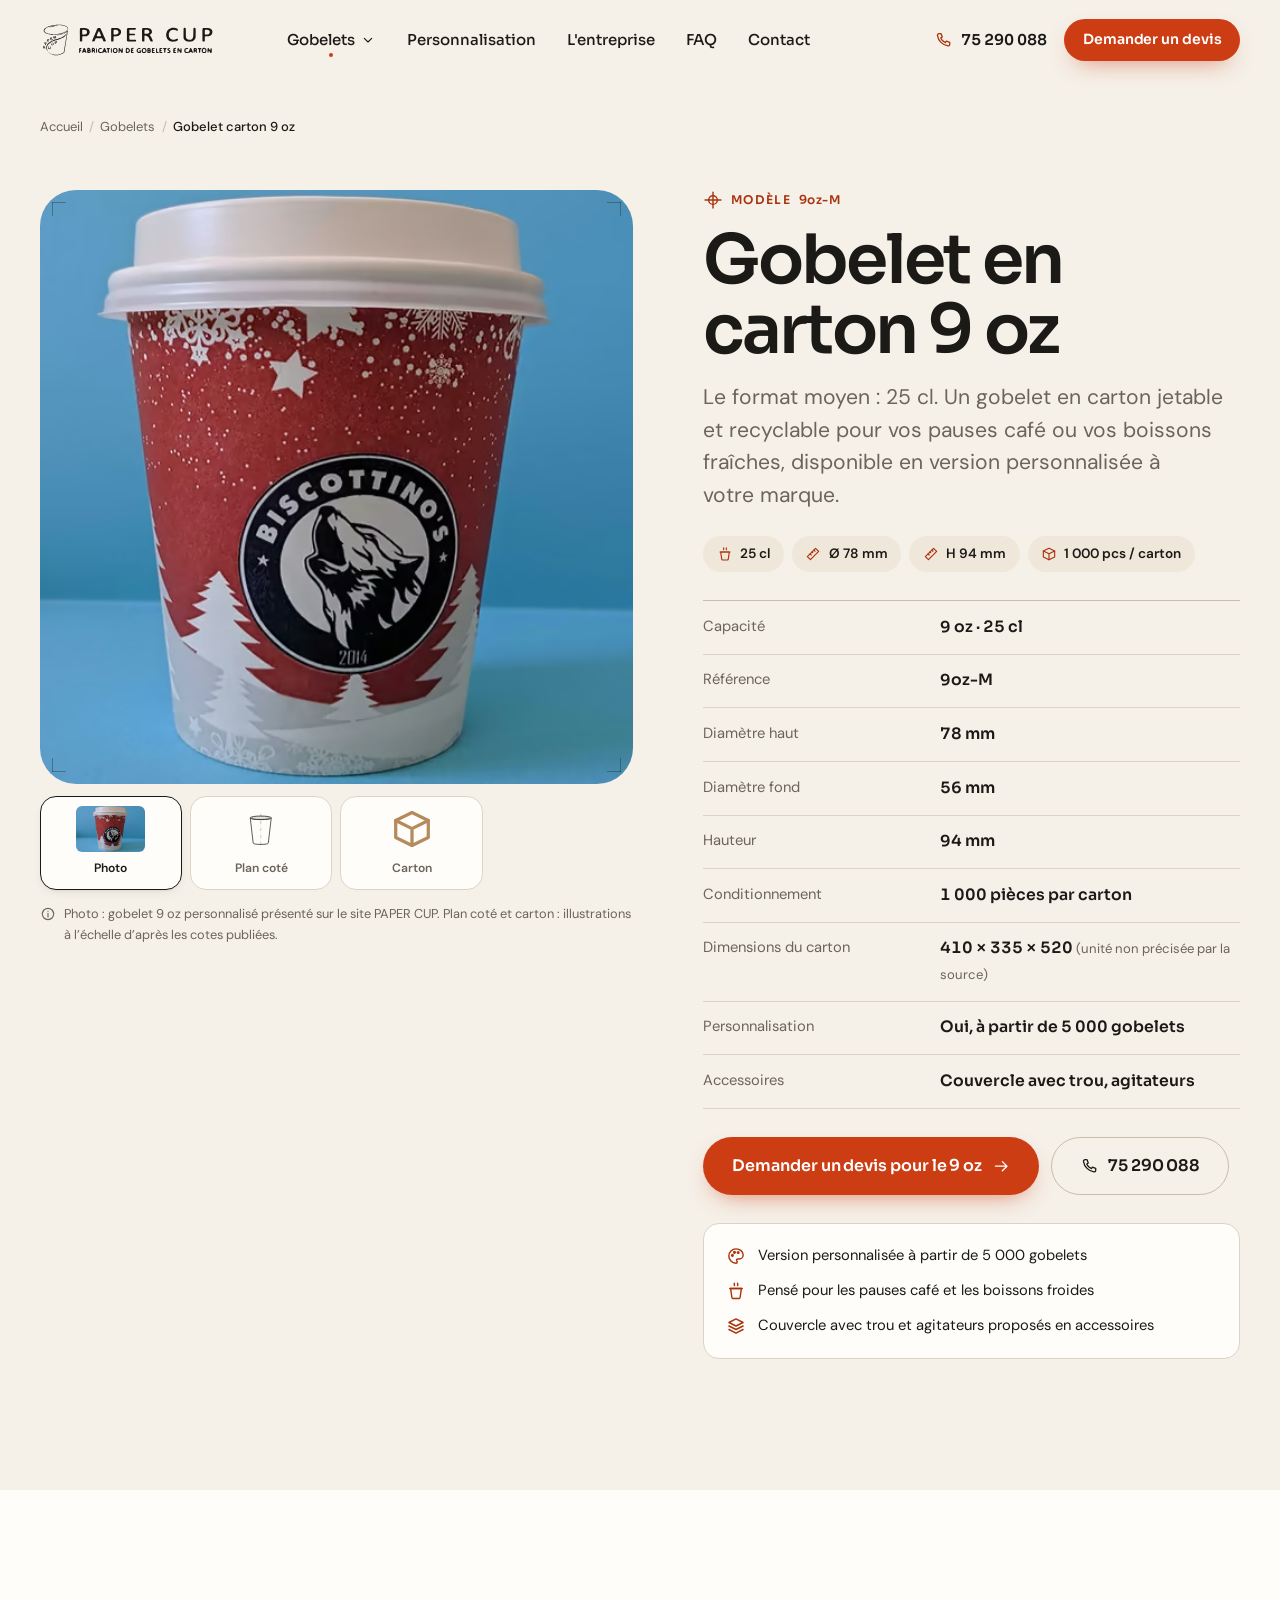
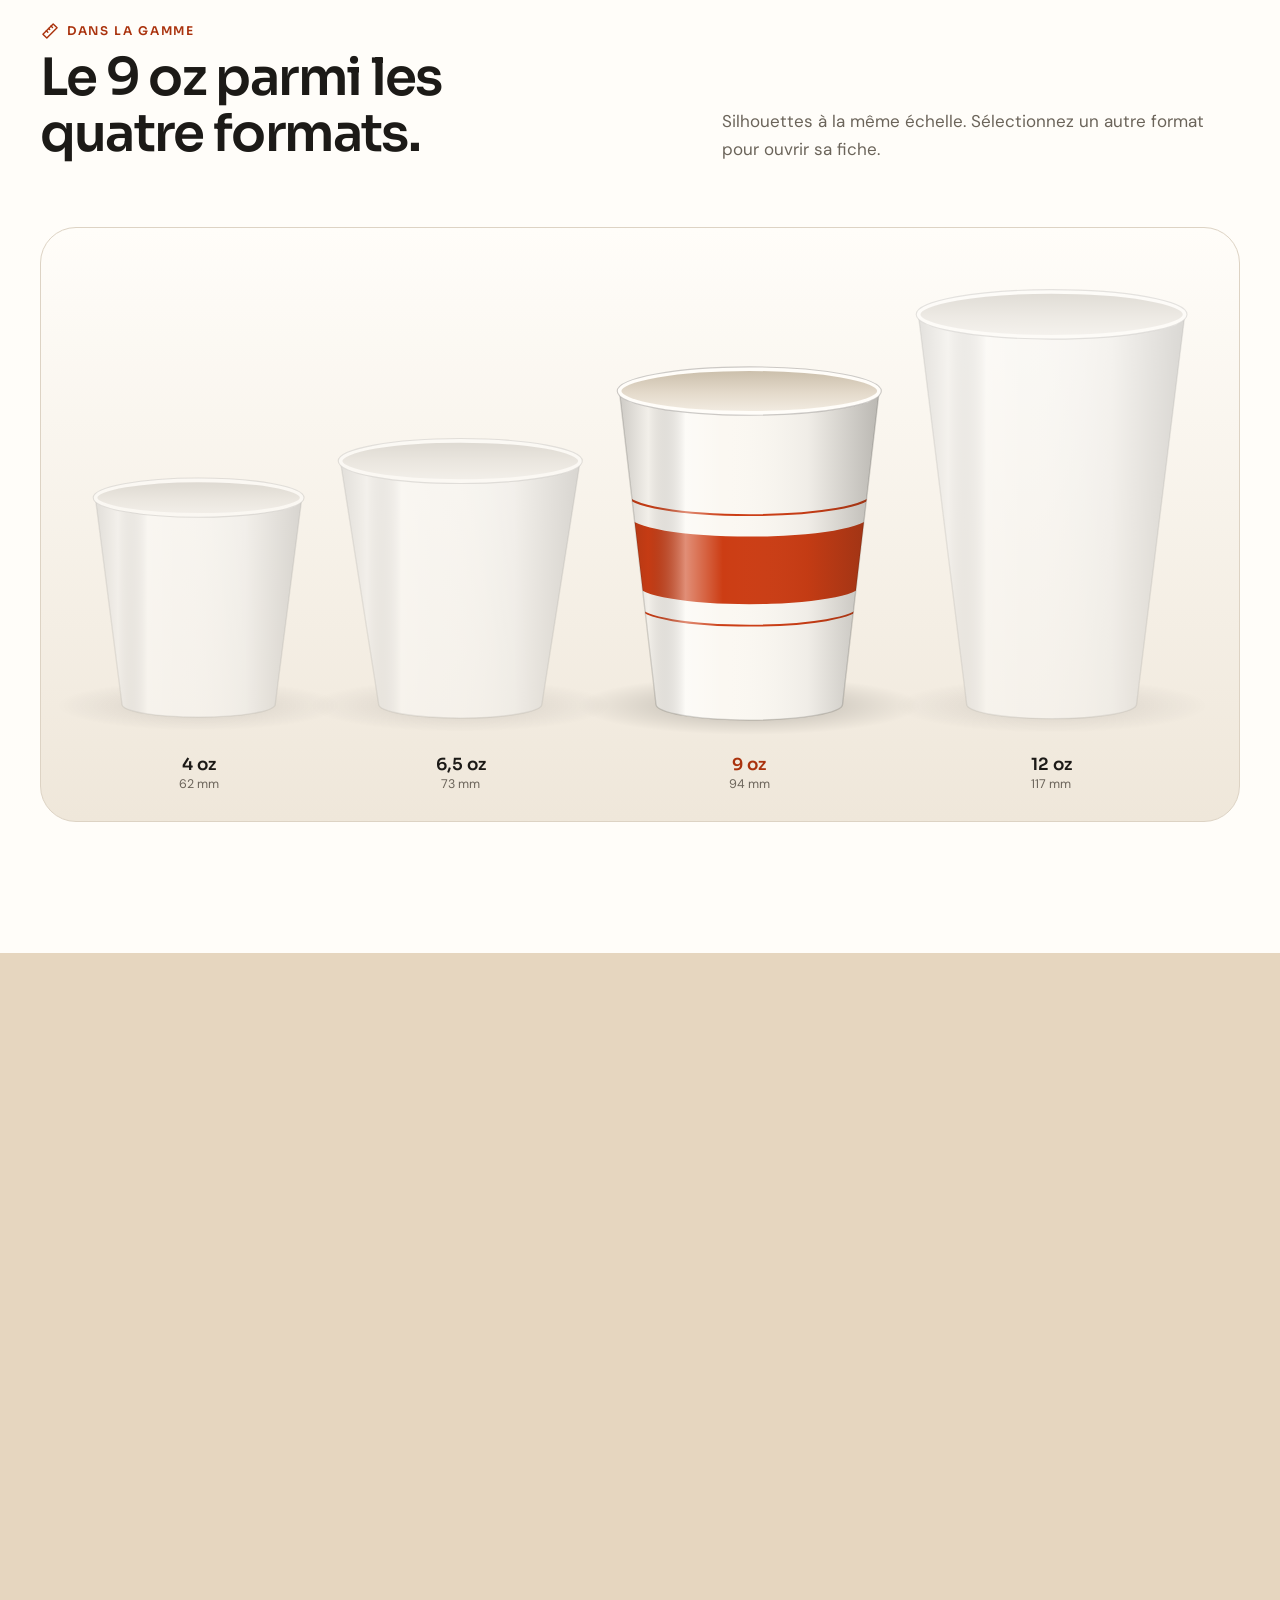
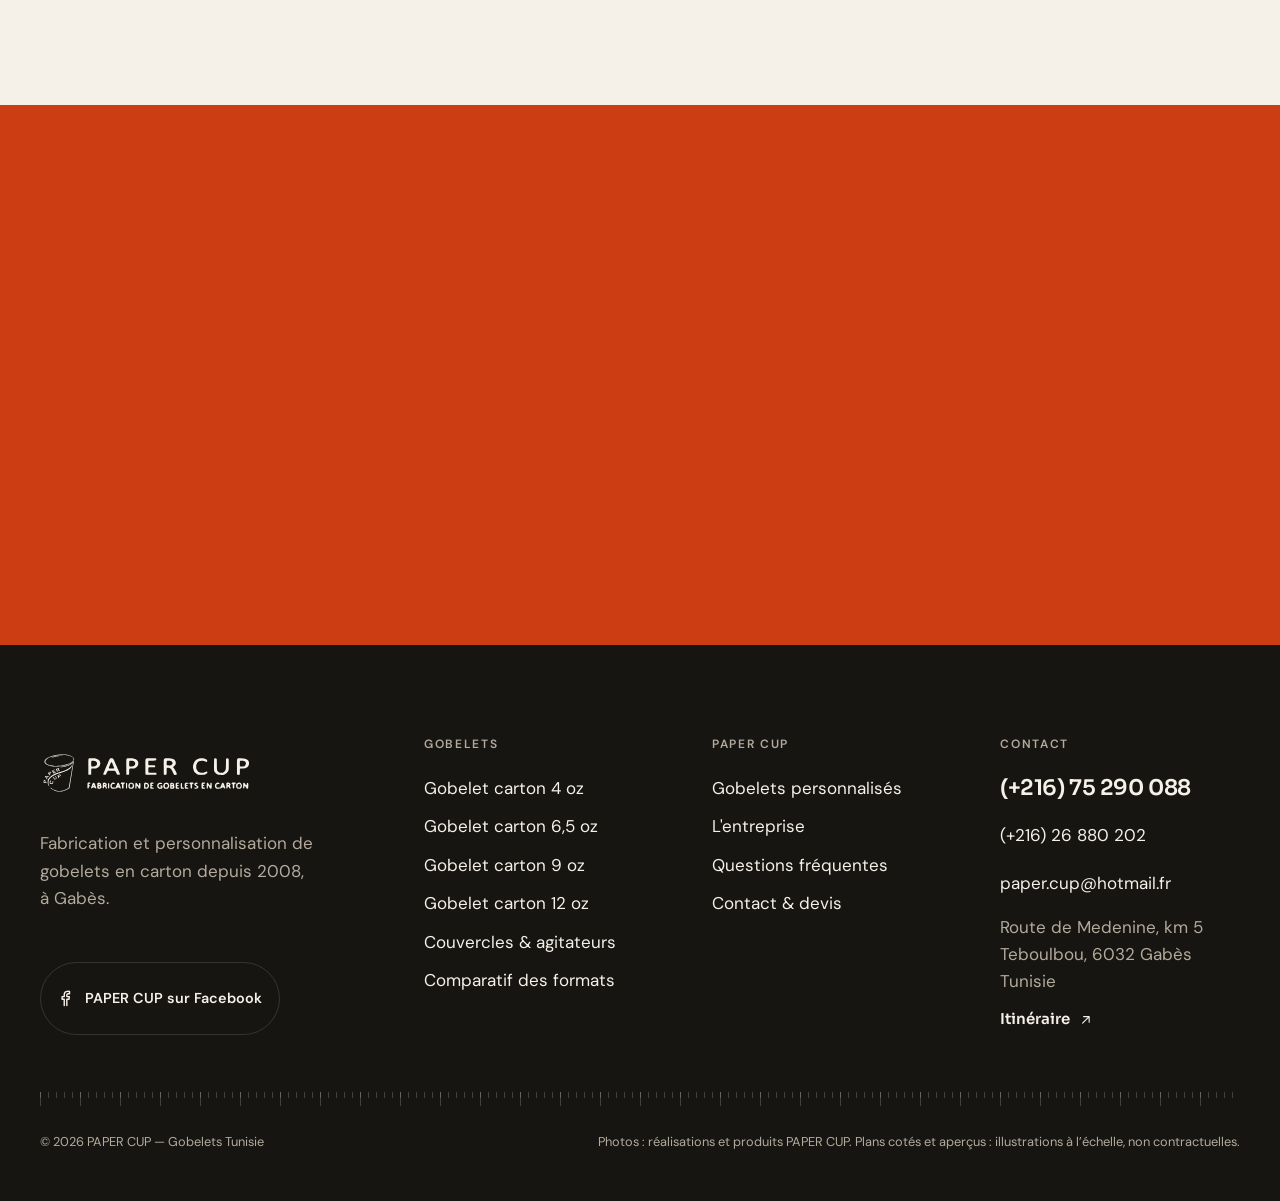
<file: docs/themes/v0/produits/gobelet-carton-9-oz.html>
<!doctype html>
<html lang="fr" dir="ltr">
  <head>
    <meta charset="utf-8" />
    <meta name="viewport" content="width=device-width, initial-scale=1, viewport-fit=cover" />
    <title>Gobelet en carton 9 oz – 25 cl | PAPER CUP Tunisie</title>
    <meta
      name="description"
      content="Gobelet en carton 9 oz (25 cl) PAPER CUP : Ø 78 mm en haut, 94 mm de haut, 1 000 pièces par carton. Personnalisable dès 5 000 gobelets."
    />
    <meta name="robots" content="index, follow, max-image-preview:large" />
    <link rel="canonical" href="https://www.papercup.com.tn/produits/gobelet-carton-9-oz.html" />
    <meta name="theme-color" content="#F5F0E8" />
    <meta name="format-detection" content="telephone=no" />
    <link rel="preload" href="../assets/fonts/sora-latin-wght-normal.woff2" as="font" type="font/woff2" crossorigin />
    <link rel="stylesheet" href="../assets/css/theme.bundle.css?v=7b822f45d3" />
    <script>
      document.documentElement.classList.add("js");
    </script>
    <script src="../assets/js/theme.bundle.js?v=7b822f45d3" defer></script>
    <link rel="icon" href="../assets/images/favicon.svg" type="image/svg+xml" />
    <link rel="icon" href="../assets/images/favicon-32.png" sizes="32x32" type="image/png" />
    <link rel="apple-touch-icon" href="../assets/images/apple-touch-icon.png" />
    <link rel="manifest" href="../site.webmanifest" />
    <meta property="og:type" content="website" />
    <meta property="og:site_name" content="PAPER CUP" />
    <meta property="og:locale" content="fr_TN" />
    <meta property="og:title" content="Gobelet en carton 9 oz – 25 cl | PAPER CUP Tunisie" />
    <meta
      property="og:description"
      content="Gobelet en carton 9 oz (25 cl) PAPER CUP : Ø 78 mm en haut, 94 mm de haut, 1 000 pièces par carton. Personnalisable dès 5 000 gobelets."
    />
    <meta property="og:url" content="https://www.papercup.com.tn/produits/gobelet-carton-9-oz.html" />
    <meta property="og:image" content="https://www.papercup.com.tn/assets/images/og-image.jpg" />
    <meta property="og:image:width" content="1200" />
    <meta property="og:image:height" content="630" />
    <meta property="og:image:alt" content="Gobelets en carton PAPER CUP, du 4 au 12 oz, illustrés à l'échelle" />
    <meta name="twitter:card" content="summary_large_image" />
    <meta name="twitter:title" content="Gobelet en carton 9 oz – 25 cl | PAPER CUP Tunisie" />
    <meta
      name="twitter:description"
      content="Gobelet en carton 9 oz (25 cl) PAPER CUP : Ø 78 mm en haut, 94 mm de haut, 1 000 pièces par carton. Personnalisable dès 5 000 gobelets."
    />
    <meta name="twitter:image" content="https://www.papercup.com.tn/assets/images/og-image.jpg" />
    <script type="application/ld+json">
      {
        "@context": "https://schema.org",
        "@graph": [
          {
            "@type": "WebPage",
            "@id": "https://www.papercup.com.tn/produits/gobelet-carton-9-oz.html#webpage",
            "url": "https://www.papercup.com.tn/produits/gobelet-carton-9-oz.html",
            "name": "Gobelet en carton 9 oz – 25 cl | PAPER CUP Tunisie",
            "description": "Gobelet en carton 9 oz (25 cl) PAPER CUP : Ø 78 mm en haut, 94 mm de haut, 1 000 pièces par carton. Personnalisable dès 5 000 gobelets.",
            "inLanguage": "fr",
            "isPartOf": { "@id": "https://www.papercup.com.tn/#website" },
            "about": { "@id": "https://www.papercup.com.tn/#organization" }
          },
          {
            "@type": "BreadcrumbList",
            "itemListElement": [
              { "@type": "ListItem", "position": 1, "name": "Accueil", "item": "https://www.papercup.com.tn/" },
              {
                "@type": "ListItem",
                "position": 2,
                "name": "Gobelets",
                "item": "https://www.papercup.com.tn/produits.html"
              },
              {
                "@type": "ListItem",
                "position": 3,
                "name": "Gobelet carton 9 oz",
                "item": "https://www.papercup.com.tn/produits/gobelet-carton-9-oz.html"
              }
            ]
          }
        ]
      }
    </script>
  </head>
  <body class="">
    <svg class="svg-defs" width="0" height="0" aria-hidden="true" focusable="false">
      <defs>
        <linearGradient id="pc-shade" x1="0" x2="1" y1="0" y2="0">
          <stop offset="0" stop-color="#1C1A17" stop-opacity=".22" />
          <stop offset=".12" stop-color="#1C1A17" stop-opacity=".04" />
          <stop offset=".26" stop-color="#FFFFFF" stop-opacity=".42" />
          <stop offset=".4" stop-color="#FFFFFF" stop-opacity="0" />
          <stop offset=".72" stop-color="#1C1A17" stop-opacity=".05" />
          <stop offset="1" stop-color="#1C1A17" stop-opacity=".3" />
        </linearGradient>
        <linearGradient id="pc-inner" x1="0" x2="0" y1="0" y2="1">
          <stop offset="0" stop-color="#C9BDA9" />
          <stop offset=".55" stop-color="#E4DACB" />
          <stop offset="1" stop-color="#F3EDE3" />
        </linearGradient>
        <radialGradient id="pc-shadow">
          <stop offset="0" stop-color="#1C1A17" stop-opacity=".34" />
          <stop offset=".55" stop-color="#1C1A17" stop-opacity=".12" />
          <stop offset="1" stop-color="#1C1A17" stop-opacity="0" />
        </radialGradient>
      </defs>
      <symbol
        id="i-phone"
        viewBox="0 0 24 24"
        fill="none"
        stroke="currentColor"
        stroke-width="1.7"
        stroke-linecap="round"
        stroke-linejoin="round"
      >
        <path
          d="M6.6 3.5h2.6l1.6 4.3-2 1.3a10.6 10.6 0 0 0 6.1 6.1l1.3-2 4.3 1.6v2.6a2.1 2.1 0 0 1-2.2 2.1A16.4 16.4 0 0 1 4.5 5.7a2.1 2.1 0 0 1 2.1-2.2z"
        />
      </symbol>
      <symbol
        id="i-arrow-right"
        viewBox="0 0 24 24"
        fill="none"
        stroke="currentColor"
        stroke-width="1.7"
        stroke-linecap="round"
        stroke-linejoin="round"
      >
        <path d="M4.5 12h15M13.5 6l6 6-6 6" />
      </symbol>
      <symbol
        id="i-arrow-up-right"
        viewBox="0 0 24 24"
        fill="none"
        stroke="currentColor"
        stroke-width="1.7"
        stroke-linecap="round"
        stroke-linejoin="round"
      >
        <path d="M7 17 17 7M8.5 7H17v8.5" />
      </symbol>
      <symbol
        id="i-chevron-down"
        viewBox="0 0 24 24"
        fill="none"
        stroke="currentColor"
        stroke-width="1.7"
        stroke-linecap="round"
        stroke-linejoin="round"
      >
        <path d="m6.5 9.5 5.5 5.5 5.5-5.5" />
      </symbol>
      <symbol
        id="i-menu"
        viewBox="0 0 24 24"
        fill="none"
        stroke="currentColor"
        stroke-width="1.7"
        stroke-linecap="round"
        stroke-linejoin="round"
      >
        <path d="M4 7.5h16M4 12h16M4 16.5h10" />
      </symbol>
      <symbol
        id="i-close"
        viewBox="0 0 24 24"
        fill="none"
        stroke="currentColor"
        stroke-width="1.7"
        stroke-linecap="round"
        stroke-linejoin="round"
      >
        <path d="M6 6l12 12M18 6 6 18" />
      </symbol>
      <symbol
        id="i-map-pin"
        viewBox="0 0 24 24"
        fill="none"
        stroke="currentColor"
        stroke-width="1.7"
        stroke-linecap="round"
        stroke-linejoin="round"
      >
        <path d="M12 21s-6.8-6-6.8-11.2a6.8 6.8 0 0 1 13.6 0C18.8 15 12 21 12 21z" />
        <circle cx="12" cy="9.8" r="2.4" />
      </symbol>
      <symbol
        id="i-facebook"
        viewBox="0 0 24 24"
        fill="none"
        stroke="currentColor"
        stroke-width="1.7"
        stroke-linecap="round"
        stroke-linejoin="round"
      >
        <path
          d="M14.2 21v-7.6h2.6l.4-3.1h-3V8.4c0-.9.3-1.5 1.6-1.5h1.6V4.1a21 21 0 0 0-2.4-.1c-2.3 0-3.9 1.4-3.9 4v2.3H8.5v3.1h2.6V21"
        />
      </symbol>
      <symbol
        id="i-cup-hot"
        viewBox="0 0 24 24"
        fill="none"
        stroke="currentColor"
        stroke-width="1.7"
        stroke-linecap="round"
        stroke-linejoin="round"
      >
        <path d="M5.5 9h13l-1.6 10.8a1.4 1.4 0 0 1-1.4 1.2h-7a1.4 1.4 0 0 1-1.4-1.2z" />
        <path d="M4.5 9h15" />
        <path d="M10 2.8c-.8.8.8 1.7 0 2.6M14 2.8c-.8.8.8 1.7 0 2.6" />
      </symbol>
      <symbol
        id="i-cup-cold"
        viewBox="0 0 24 24"
        fill="none"
        stroke="currentColor"
        stroke-width="1.7"
        stroke-linecap="round"
        stroke-linejoin="round"
      >
        <path d="M5.5 8h13l-1.6 11.8a1.4 1.4 0 0 1-1.4 1.2h-7a1.4 1.4 0 0 1-1.4-1.2z" />
        <path d="M4.5 8h15M13 8l1.6-5.5h3" />
        <path d="M9.5 13.5h2.5v2.5H9.5zM12.8 15.8h2v2h-2z" />
      </symbol>
      <symbol
        id="i-ruler"
        viewBox="0 0 24 24"
        fill="none"
        stroke="currentColor"
        stroke-width="1.7"
        stroke-linecap="round"
        stroke-linejoin="round"
      >
        <path d="m3.5 15.8 12.3-12.3 4.7 4.7L8.2 20.5z" />
        <path d="m7.6 11.7 1.8 1.8M10.4 8.9l1.2 1.2M13.2 6.1l1.8 1.8" />
      </symbol>
      <symbol
        id="i-box"
        viewBox="0 0 24 24"
        fill="none"
        stroke="currentColor"
        stroke-width="1.7"
        stroke-linecap="round"
        stroke-linejoin="round"
      >
        <path d="M3.5 7.6 12 3.4l8.5 4.2v8.8L12 20.6l-8.5-4.2z" />
        <path d="M3.5 7.6 12 11.8l8.5-4.2M12 11.8v8.8" />
      </symbol>
      <symbol
        id="i-palette"
        viewBox="0 0 24 24"
        fill="none"
        stroke="currentColor"
        stroke-width="1.7"
        stroke-linecap="round"
        stroke-linejoin="round"
      >
        <path
          d="M12 3.4a8.6 8.6 0 1 0 0 17.2c1 0 1.5-.6 1.5-1.4 0-.4-.2-.8-.5-1.1a1.5 1.5 0 0 1 1.1-2.5h1.8a4.7 4.7 0 0 0 4.7-4.7c0-4.2-3.8-7.5-8.6-7.5z"
        />
        <circle cx="7.7" cy="11.2" r="1" />
        <circle cx="10.2" cy="7.6" r="1" />
        <circle cx="14.6" cy="7.8" r="1" />
      </symbol>
      <symbol
        id="i-check"
        viewBox="0 0 24 24"
        fill="none"
        stroke="currentColor"
        stroke-width="1.7"
        stroke-linecap="round"
        stroke-linejoin="round"
      >
        <path d="m5 12.5 4.6 4.5L19 7.5" />
      </symbol>
      <symbol
        id="i-plus"
        viewBox="0 0 24 24"
        fill="none"
        stroke="currentColor"
        stroke-width="1.7"
        stroke-linecap="round"
        stroke-linejoin="round"
      >
        <path d="M12 5.5v13M5.5 12h13" />
      </symbol>
      <symbol
        id="i-minus"
        viewBox="0 0 24 24"
        fill="none"
        stroke="currentColor"
        stroke-width="1.7"
        stroke-linecap="round"
        stroke-linejoin="round"
      >
        <path d="M5.5 12h13" />
      </symbol>
      <symbol
        id="i-copy"
        viewBox="0 0 24 24"
        fill="none"
        stroke="currentColor"
        stroke-width="1.7"
        stroke-linecap="round"
        stroke-linejoin="round"
      >
        <rect x="8.5" y="8.5" width="11" height="11" rx="2" />
        <path d="M15.5 8.5V6.4a1.9 1.9 0 0 0-1.9-1.9H6.4a1.9 1.9 0 0 0-1.9 1.9v7.2a1.9 1.9 0 0 0 1.9 1.9h2.1" />
      </symbol>
      <symbol
        id="i-factory"
        viewBox="0 0 24 24"
        fill="none"
        stroke="currentColor"
        stroke-width="1.7"
        stroke-linecap="round"
        stroke-linejoin="round"
      >
        <path d="M3.5 20.5V10l5 3v-3l5 3V6.5l7-3v17z" />
        <path d="M7 17h1.5M11.5 17H13M16 17h1.5" />
      </symbol>
      <symbol
        id="i-calendar"
        viewBox="0 0 24 24"
        fill="none"
        stroke="currentColor"
        stroke-width="1.7"
        stroke-linecap="round"
        stroke-linejoin="round"
      >
        <rect x="4" y="5" width="16" height="15.5" rx="2" />
        <path d="M4 9.5h16M8.5 3v4M15.5 3v4" />
      </symbol>
      <symbol
        id="i-leaf"
        viewBox="0 0 24 24"
        fill="none"
        stroke="currentColor"
        stroke-width="1.7"
        stroke-linecap="round"
        stroke-linejoin="round"
      >
        <path d="M5.5 19C5.5 10.6 10.3 5.6 19.5 4.5c-.7 9.9-5.7 14.8-13.6 14.6z" />
        <path d="M5.5 19c2.6-3.9 5.6-6.4 9-7.8" />
      </symbol>
      <symbol
        id="i-layers"
        viewBox="0 0 24 24"
        fill="none"
        stroke="currentColor"
        stroke-width="1.7"
        stroke-linecap="round"
        stroke-linejoin="round"
      >
        <path d="m12 3.5 8.5 4.3L12 12 3.5 7.8z" />
        <path d="m3.5 12 8.5 4.2 8.5-4.2M3.5 16.2l8.5 4.3 8.5-4.3" />
      </symbol>
      <symbol
        id="i-clipboard"
        viewBox="0 0 24 24"
        fill="none"
        stroke="currentColor"
        stroke-width="1.7"
        stroke-linecap="round"
        stroke-linejoin="round"
      >
        <rect x="5" y="4.5" width="14" height="16" rx="2" />
        <path d="M9 4.5V3.6c0-.3.3-.6.6-.6h4.8c.3 0 .6.3.6.6v.9M8.5 10h7M8.5 13.5h7M8.5 17h4" />
      </symbol>
      <symbol
        id="i-register"
        viewBox="0 0 24 24"
        fill="none"
        stroke="currentColor"
        stroke-width="1.7"
        stroke-linecap="round"
        stroke-linejoin="round"
      >
        <circle cx="12" cy="12" r="5.2" />
        <path d="M12 2.5v19M2.5 12h19" />
      </symbol>
      <symbol
        id="i-info"
        viewBox="0 0 24 24"
        fill="none"
        stroke="currentColor"
        stroke-width="1.7"
        stroke-linecap="round"
        stroke-linejoin="round"
      >
        <circle cx="12" cy="12" r="8.5" />
        <path d="M12 11v5.5M12 7.6v.2" />
      </symbol>
      <symbol
        id="i-mail"
        viewBox="0 0 24 24"
        fill="none"
        stroke="currentColor"
        stroke-width="1.7"
        stroke-linecap="round"
        stroke-linejoin="round"
      >
        <rect x="3.5" y="5.5" width="17" height="13" rx="2" />
        <path d="m4 7 8 6 8-6" />
      </symbol>
      <symbol
        id="i-printer"
        viewBox="0 0 24 24"
        fill="none"
        stroke="currentColor"
        stroke-width="1.7"
        stroke-linecap="round"
        stroke-linejoin="round"
      >
        <path d="M7 9V3.5h10V9" />
        <rect x="3.5" y="9" width="17" height="7.5" rx="2" />
        <path d="M7 14h10v6.5H7z" />
      </symbol>
      <symbol
        id="i-alert"
        viewBox="0 0 24 24"
        fill="none"
        stroke="currentColor"
        stroke-width="1.7"
        stroke-linecap="round"
        stroke-linejoin="round"
      >
        <path d="M12 4 21 19.5H3z" />
        <path d="M12 10v4.5M12 17.2v.2" />
      </symbol>
      <symbol
        id="i-paperclip"
        viewBox="0 0 24 24"
        fill="none"
        stroke="currentColor"
        stroke-width="1.7"
        stroke-linecap="round"
        stroke-linejoin="round"
      >
        <path
          d="m19.2 11.6-7.4 7.4a4.8 4.8 0 0 1-6.8-6.8l7.9-7.9a3.2 3.2 0 0 1 4.5 4.5l-7.9 7.9a1.6 1.6 0 0 1-2.3-2.3l7.2-7.2"
        />
      </symbol>
      <symbol
        id="i-upload"
        viewBox="0 0 24 24"
        fill="none"
        stroke="currentColor"
        stroke-width="1.7"
        stroke-linecap="round"
        stroke-linejoin="round"
      >
        <path d="M12 15.5V4.5M7.5 9 12 4.5 16.5 9" />
        <path d="M4.5 14.5v3.7a2.3 2.3 0 0 0 2.3 2.3h10.4a2.3 2.3 0 0 0 2.3-2.3v-3.7" />
      </symbol>
      <symbol
        id="i-file"
        viewBox="0 0 24 24"
        fill="none"
        stroke="currentColor"
        stroke-width="1.7"
        stroke-linecap="round"
        stroke-linejoin="round"
      >
        <path d="M13.5 3.5H7.2a1.7 1.7 0 0 0-1.7 1.7v13.6a1.7 1.7 0 0 0 1.7 1.7h9.6a1.7 1.7 0 0 0 1.7-1.7V8.5z" />
        <path d="M13.5 3.5v5h5" />
      </symbol>
      <symbol
        id="i-ice-cream"
        viewBox="0 0 24 24"
        fill="none"
        stroke="currentColor"
        stroke-width="1.7"
        stroke-linecap="round"
        stroke-linejoin="round"
      >
        <path d="M6.8 11.5h10.4l-1.5 8.1a1.4 1.4 0 0 1-1.4 1.1H9.7a1.4 1.4 0 0 1-1.4-1.1z" />
        <path d="M7.8 11.5a4.2 4.2 0 0 1 8.4 0" />
        <path d="M12 7.3V5.5" />
      </symbol>
      <symbol
        id="i-bag"
        viewBox="0 0 24 24"
        fill="none"
        stroke="currentColor"
        stroke-width="1.7"
        stroke-linecap="round"
        stroke-linejoin="round"
      >
        <path d="M6.5 4h11l1 16.5h-13z" />
        <path d="M9.5 4v1.8a2.5 2.5 0 0 0 5 0V4" />
      </symbol>
      <symbol
        id="i-tray"
        viewBox="0 0 24 24"
        fill="none"
        stroke="currentColor"
        stroke-width="1.7"
        stroke-linecap="round"
        stroke-linejoin="round"
      >
        <rect x="3.5" y="5.5" width="17" height="13" rx="1.6" />
        <path d="M7 9.5h5.5M7 12.5h10M7 15.5h7.5" />
      </symbol>
      <symbol
        id="i-chat"
        viewBox="0 0 24 24"
        fill="none"
        stroke="currentColor"
        stroke-width="1.7"
        stroke-linecap="round"
        stroke-linejoin="round"
      >
        <path d="M5.2 19.4 6.3 16A7.6 7.6 0 1 1 9 18.6z" />
        <path d="M9.3 9.6c.3 2.4 2 4.2 4.6 4.8l.9-1.2 1.7.8-.4 1.4c-3.6.3-7.3-3.4-7.2-7l1.4-.4.8 1.7z" />
      </symbol>
      <symbol
        id="i-trash"
        viewBox="0 0 24 24"
        fill="none"
        stroke="currentColor"
        stroke-width="1.7"
        stroke-linecap="round"
        stroke-linejoin="round"
      >
        <path
          d="M4.5 7h15M9.5 7V4.8c0-.4.3-.8.8-.8h3.4c.5 0 .8.4.8.8V7M6.5 7l.9 12.2a1.5 1.5 0 0 0 1.5 1.3h6.2a1.5 1.5 0 0 0 1.5-1.3L17.5 7"
        />
        <path d="M10.2 11v5.5M13.8 11v5.5" />
      </symbol>
    </svg>
    <a class="skip-link" href="#contenu">Aller au contenu</a>
    <header class="site-header" data-header>
      <div class="container site-header__inner">
        <a class="brand" href="../index.html">
          <img
            class="brand__logo"
            src="../assets/images/brand/logo-papercup.svg"
            width="230"
            height="50"
            alt="PAPER CUP, fabrication de gobelets en carton — accueil"
          />
        </a>
        <nav class="nav" aria-label="Navigation principale">
          <ul class="nav__list" role="list">
            <li class="nav__item--mega" data-mega>
              <button
                class="nav__link nav__trigger is-active"
                type="button"
                aria-expanded="false"
                aria-controls="mega-gobelets"
                data-mega-trigger
              >
                Gobelets
                <svg class="icon nav__chevron" width="24" height="24" aria-hidden="true" focusable="false">
                  <use href="#i-chevron-down" />
                </svg>
              </button>
              <div class="mega" id="mega-gobelets" data-mega-panel hidden>
                <div class="mega__inner">
                  <div class="mega__intro">
                    <p class="eyebrow">La gamme</p>
                    <p class="mega__title">Quatre formats de gobelets en carton, standard ou personnalisés.</p>
                    <a class="link-arrow" href="../produits.html"
                      >Voir toute la gamme
                      <svg class="icon" width="24" height="24" aria-hidden="true" focusable="false">
                        <use href="#i-arrow-right" /></svg
                    ></a>
                    <a class="link-arrow" href="../produits.html#comparatif"
                      >Comparer les formats
                      <svg class="icon" width="24" height="24" aria-hidden="true" focusable="false">
                        <use href="#i-arrow-right" /></svg
                    ></a>
                    <a class="link-arrow" href="../produits.html#accessoires"
                      >Couvercles &amp; agitateurs
                      <svg class="icon" width="24" height="24" aria-hidden="true" focusable="false">
                        <use href="#i-arrow-right" /></svg
                    ></a>
                  </div>
                  <ul class="mega__list" role="list">
                    <li>
                      <a class="mega__item" href="../produits/gobelet-carton-4-oz.html">
                        <span class="mega__cup"
                          ><svg
                            class="cup cup--plain"
                            viewBox="0 0 50.44 100.71"
                            width="50.44"
                            height="100.71"
                            aria-hidden="true"
                            focusable="false"
                          >
                            <ellipse
                              class="cup__shadow"
                              cx="25.22"
                              cy="84.76"
                              rx="30.96"
                              ry="7.64"
                              fill="url(#pc-shadow)"
                            />
                            <clipPath id="cl-mm-4oz">
                              <path
                                d="M6 45.32L10.96 83.76A14.26 2.42 0 0 0 39.48 83.76L44.44 45.32A19.22 3.27 0 0 1 6 45.32Z"
                              />
                            </clipPath>
                            <g class="cup__body">
                              <path
                                d="M6 45.32L10.96 83.76A14.26 2.42 0 0 0 39.48 83.76L44.44 45.32A19.22 3.27 0 0 1 6 45.32Z"
                                fill="#FBF8F2"
                              />
                              <g clip-path="url(#cl-mm-4oz)">
                                <rect x="4" y="42.05" width="42.44" height="46.13" fill="url(#pc-shade)" />
                              </g>
                              <path
                                d="M6 45.32L10.96 83.76A14.26 2.42 0 0 0 39.48 83.76L44.44 45.32A19.22 3.27 0 0 1 6 45.32Z"
                                fill="none"
                                stroke="rgba(28,26,23,.16)"
                                stroke-width="1"
                              />
                            </g>
                            <ellipse
                              class="cup__inner"
                              cx="25.22"
                              cy="45.32"
                              rx="19.22"
                              ry="3.27"
                              fill="url(#pc-inner)"
                            />
                            <ellipse
                              cx="25.22"
                              cy="45.32"
                              rx="19.22"
                              ry="3.27"
                              fill="none"
                              stroke="#FFFDF9"
                              stroke-width="2.2"
                            />
                            <ellipse
                              cx="25.22"
                              cy="45.32"
                              rx="20.32"
                              ry="4.37"
                              fill="none"
                              stroke="rgba(28,26,23,.22)"
                              stroke-width=".8"
                            /></svg
                        ></span>
                        <span class="mega__text"><strong>4 oz</strong><span>11,8 cl · 62 mm</span></span>
                      </a>
                    </li>
                    <li>
                      <a class="mega__item" href="../produits/gobelet-carton-6-5-oz.html">
                        <span class="mega__cup"
                          ><svg
                            class="cup cup--plain"
                            viewBox="0 0 56.64 100.71"
                            width="56.64"
                            height="100.71"
                            aria-hidden="true"
                            focusable="false"
                          >
                            <ellipse
                              class="cup__shadow"
                              cx="28.32"
                              cy="84.76"
                              rx="32.58"
                              ry="7.87"
                              fill="url(#pc-shadow)"
                            />
                            <clipPath id="cl-mm-6-5oz">
                              <path
                                d="M6 38.5L13.13 83.76A15.19 2.58 0 0 0 43.51 83.76L50.64 38.5A22.32 3.79 0 0 1 6 38.5Z"
                              />
                            </clipPath>
                            <g class="cup__body">
                              <path
                                d="M6 38.5L13.13 83.76A15.19 2.58 0 0 0 43.51 83.76L50.64 38.5A22.32 3.79 0 0 1 6 38.5Z"
                                fill="#FBF8F2"
                              />
                              <g clip-path="url(#cl-mm-6-5oz)">
                                <rect x="4" y="34.71" width="48.64" height="53.64" fill="url(#pc-shade)" />
                              </g>
                              <path
                                d="M6 38.5L13.13 83.76A15.19 2.58 0 0 0 43.51 83.76L50.64 38.5A22.32 3.79 0 0 1 6 38.5Z"
                                fill="none"
                                stroke="rgba(28,26,23,.16)"
                                stroke-width="1"
                              />
                            </g>
                            <ellipse
                              class="cup__inner"
                              cx="28.32"
                              cy="38.5"
                              rx="22.32"
                              ry="3.79"
                              fill="url(#pc-inner)"
                            />
                            <ellipse
                              cx="28.32"
                              cy="38.5"
                              rx="22.32"
                              ry="3.79"
                              fill="none"
                              stroke="#FFFDF9"
                              stroke-width="2.2"
                            />
                            <ellipse
                              cx="28.32"
                              cy="38.5"
                              rx="23.42"
                              ry="4.89"
                              fill="none"
                              stroke="rgba(28,26,23,.22)"
                              stroke-width=".8"
                            /></svg
                        ></span>
                        <span class="mega__text"><strong>6,5 oz</strong><span>19,2 cl · 73 mm</span></span>
                      </a>
                    </li>
                    <li>
                      <a class="mega__item is-current" href="../produits/gobelet-carton-9-oz.html" aria-current="page">
                        <span class="mega__cup"
                          ><svg
                            class="cup cup--plain"
                            viewBox="0 0 60.36 100.71"
                            width="60.36"
                            height="100.71"
                            aria-hidden="true"
                            focusable="false"
                          >
                            <ellipse
                              class="cup__shadow"
                              cx="30.18"
                              cy="84.76"
                              rx="36.38"
                              ry="8.43"
                              fill="url(#pc-shadow)"
                            />
                            <clipPath id="cl-mm-9oz">
                              <path
                                d="M6 25.48L12.82 83.76A17.36 2.95 0 0 0 47.54 83.76L54.36 25.48A24.18 4.11 0 0 1 6 25.48Z"
                              />
                            </clipPath>
                            <g class="cup__body">
                              <path
                                d="M6 25.48L12.82 83.76A17.36 2.95 0 0 0 47.54 83.76L54.36 25.48A24.18 4.11 0 0 1 6 25.48Z"
                                fill="#FBF8F2"
                              />
                              <g clip-path="url(#cl-mm-9oz)">
                                <rect x="4" y="21.37" width="52.36" height="67.34" fill="url(#pc-shade)" />
                              </g>
                              <path
                                d="M6 25.48L12.82 83.76A17.36 2.95 0 0 0 47.54 83.76L54.36 25.48A24.18 4.11 0 0 1 6 25.48Z"
                                fill="none"
                                stroke="rgba(28,26,23,.16)"
                                stroke-width="1"
                              />
                            </g>
                            <ellipse
                              class="cup__inner"
                              cx="30.18"
                              cy="25.48"
                              rx="24.18"
                              ry="4.11"
                              fill="url(#pc-inner)"
                            />
                            <ellipse
                              cx="30.18"
                              cy="25.48"
                              rx="24.18"
                              ry="4.11"
                              fill="none"
                              stroke="#FFFDF9"
                              stroke-width="2.2"
                            />
                            <ellipse
                              cx="30.18"
                              cy="25.48"
                              rx="25.28"
                              ry="5.21"
                              fill="none"
                              stroke="rgba(28,26,23,.22)"
                              stroke-width=".8"
                            /></svg
                        ></span>
                        <span class="mega__text"><strong>9 oz</strong><span>25 cl · 94 mm</span></span>
                      </a>
                    </li>
                    <li>
                      <a class="mega__item" href="../produits/gobelet-carton-12-oz.html">
                        <span class="mega__cup"
                          ><svg
                            class="cup cup--plain"
                            viewBox="0 0 61.6 100.71"
                            width="61.6"
                            height="100.71"
                            aria-hidden="true"
                            focusable="false"
                          >
                            <ellipse
                              class="cup__shadow"
                              cx="30.8"
                              cy="84.76"
                              rx="33.67"
                              ry="8.03"
                              fill="url(#pc-shadow)"
                            />
                            <clipPath id="cl-mm-12oz">
                              <path
                                d="M6 11.22L14.99 83.76A15.81 2.69 0 0 0 46.61 83.76L55.6 11.22A24.8 4.22 0 0 1 6 11.22Z"
                              />
                            </clipPath>
                            <g class="cup__body">
                              <path
                                d="M6 11.22L14.99 83.76A15.81 2.69 0 0 0 46.61 83.76L55.6 11.22A24.8 4.22 0 0 1 6 11.22Z"
                                fill="#FBF8F2"
                              />
                              <g clip-path="url(#cl-mm-12oz)">
                                <rect x="4" y="7" width="53.6" height="81.44" fill="url(#pc-shade)" />
                              </g>
                              <path
                                d="M6 11.22L14.99 83.76A15.81 2.69 0 0 0 46.61 83.76L55.6 11.22A24.8 4.22 0 0 1 6 11.22Z"
                                fill="none"
                                stroke="rgba(28,26,23,.16)"
                                stroke-width="1"
                              />
                            </g>
                            <ellipse
                              class="cup__inner"
                              cx="30.8"
                              cy="11.22"
                              rx="24.8"
                              ry="4.22"
                              fill="url(#pc-inner)"
                            />
                            <ellipse
                              cx="30.8"
                              cy="11.22"
                              rx="24.8"
                              ry="4.22"
                              fill="none"
                              stroke="#FFFDF9"
                              stroke-width="2.2"
                            />
                            <ellipse
                              cx="30.8"
                              cy="11.22"
                              rx="25.9"
                              ry="5.32"
                              fill="none"
                              stroke="rgba(28,26,23,.22)"
                              stroke-width=".8"
                            /></svg
                        ></span>
                        <span class="mega__text"><strong>12 oz</strong><span>33 cl · 117 mm</span></span>
                      </a>
                    </li>
                  </ul>
                </div>
              </div>
            </li>
            <li><a class="nav__link" href="../personnalisation.html">Personnalisation</a></li>
            <li><a class="nav__link" href="../entreprise.html">L'entreprise</a></li>
            <li><a class="nav__link" href="../faq.html">FAQ</a></li>
            <li><a class="nav__link" href="../contact.html">Contact</a></li>
          </ul>
        </nav>
        <div class="site-header__actions">
          <a class="header-phone" href="tel:+21675290088" aria-label="Appeler PAPER CUP au (+216) 75 290 088"
            ><svg class="icon" width="24" height="24" aria-hidden="true" focusable="false"><use href="#i-phone" /></svg
            ><span>75 290 088</span></a
          >
          <a class="btn btn--accent btn--sm header-cta" href="../contact.html#devis">Demander un devis</a>
          <button class="menu-toggle" type="button" aria-expanded="false" aria-controls="menu-mobile" data-menu-toggle>
            <span class="menu-toggle__bars" aria-hidden="true"><span></span><span></span><span></span></span>
            <span class="visually-hidden" data-menu-label>Ouvrir le menu</span>
          </button>
        </div>
      </div>
    </header>
    <div class="mobile-menu" id="menu-mobile" data-menu hidden>
      <div class="mobile-menu__inner">
        <nav aria-label="Navigation mobile">
          <p class="mobile-menu__label">Gobelets</p>
          <ul class="mobile-menu__formats" role="list">
            <li>
              <a href="../produits/gobelet-carton-4-oz.html"
                ><span class="mobile-menu__cup"
                  ><svg
                    class="cup cup--plain"
                    viewBox="0 0 43 85.28"
                    width="43"
                    height="85.28"
                    aria-hidden="true"
                    focusable="false"
                  >
                    <ellipse class="cup__shadow" cx="21.5" cy="69.9" rx="26.13" ry="6.93" fill="url(#pc-shadow)" />
                    <clipPath id="cl-mo-4oz">
                      <path d="M6 37.9L10 68.9A11.5 1.96 0 0 0 33 68.9L37 37.9A15.5 2.64 0 0 1 6 37.9Z" />
                    </clipPath>
                    <g class="cup__body">
                      <path
                        d="M6 37.9L10 68.9A11.5 1.96 0 0 0 33 68.9L37 37.9A15.5 2.64 0 0 1 6 37.9Z"
                        fill="#FBF8F2"
                      />
                      <g clip-path="url(#cl-mo-4oz)">
                        <rect x="4" y="35.27" width="35" height="37.59" fill="url(#pc-shade)" />
                      </g>
                      <path
                        d="M6 37.9L10 68.9A11.5 1.96 0 0 0 33 68.9L37 37.9A15.5 2.64 0 0 1 6 37.9Z"
                        fill="none"
                        stroke="rgba(28,26,23,.16)"
                        stroke-width="1"
                      />
                    </g>
                    <ellipse class="cup__inner" cx="21.5" cy="37.9" rx="15.5" ry="2.64" fill="url(#pc-inner)" />
                    <ellipse cx="21.5" cy="37.9" rx="15.5" ry="2.64" fill="none" stroke="#FFFDF9" stroke-width="2.2" />
                    <ellipse
                      cx="21.5"
                      cy="37.9"
                      rx="16.6"
                      ry="3.74"
                      fill="none"
                      stroke="rgba(28,26,23,.22)"
                      stroke-width=".8"
                    /></svg></span
                >4 oz</a
              >
            </li>
            <li>
              <a href="../produits/gobelet-carton-6-5-oz.html"
                ><span class="mobile-menu__cup"
                  ><svg
                    class="cup cup--plain"
                    viewBox="0 0 48 85.28"
                    width="48"
                    height="85.28"
                    aria-hidden="true"
                    focusable="false"
                  >
                    <ellipse class="cup__shadow" cx="24" cy="69.9" rx="27.44" ry="7.12" fill="url(#pc-shadow)" />
                    <clipPath id="cl-mo-6-5oz">
                      <path d="M6 32.4L11.75 68.9A12.25 2.08 0 0 0 36.25 68.9L42 32.4A18 3.06 0 0 1 6 32.4Z" />
                    </clipPath>
                    <g class="cup__body">
                      <path
                        d="M6 32.4L11.75 68.9A12.25 2.08 0 0 0 36.25 68.9L42 32.4A18 3.06 0 0 1 6 32.4Z"
                        fill="#FBF8F2"
                      />
                      <g clip-path="url(#cl-mo-6-5oz)">
                        <rect x="4" y="29.34" width="40" height="43.64" fill="url(#pc-shade)" />
                      </g>
                      <path
                        d="M6 32.4L11.75 68.9A12.25 2.08 0 0 0 36.25 68.9L42 32.4A18 3.06 0 0 1 6 32.4Z"
                        fill="none"
                        stroke="rgba(28,26,23,.16)"
                        stroke-width="1"
                      />
                    </g>
                    <ellipse class="cup__inner" cx="24" cy="32.4" rx="18" ry="3.06" fill="url(#pc-inner)" />
                    <ellipse cx="24" cy="32.4" rx="18" ry="3.06" fill="none" stroke="#FFFDF9" stroke-width="2.2" />
                    <ellipse
                      cx="24"
                      cy="32.4"
                      rx="19.1"
                      ry="4.16"
                      fill="none"
                      stroke="rgba(28,26,23,.22)"
                      stroke-width=".8"
                    /></svg></span
                >6,5 oz</a
              >
            </li>
            <li>
              <a href="../produits/gobelet-carton-9-oz.html" aria-current="page"
                ><span class="mobile-menu__cup"
                  ><svg
                    class="cup cup--plain"
                    viewBox="0 0 51 85.28"
                    width="51"
                    height="85.28"
                    aria-hidden="true"
                    focusable="false"
                  >
                    <ellipse class="cup__shadow" cx="25.5" cy="69.9" rx="30.5" ry="7.57" fill="url(#pc-shadow)" />
                    <clipPath id="cl-mo-9oz">
                      <path d="M6 21.9L11.5 68.9A14 2.38 0 0 0 39.5 68.9L45 21.9A19.5 3.32 0 0 1 6 21.9Z" />
                    </clipPath>
                    <g class="cup__body">
                      <path
                        d="M6 21.9L11.5 68.9A14 2.38 0 0 0 39.5 68.9L45 21.9A19.5 3.32 0 0 1 6 21.9Z"
                        fill="#FBF8F2"
                      />
                      <g clip-path="url(#cl-mo-9oz)">
                        <rect x="4" y="18.59" width="43" height="54.7" fill="url(#pc-shade)" />
                      </g>
                      <path
                        d="M6 21.9L11.5 68.9A14 2.38 0 0 0 39.5 68.9L45 21.9A19.5 3.32 0 0 1 6 21.9Z"
                        fill="none"
                        stroke="rgba(28,26,23,.16)"
                        stroke-width="1"
                      />
                    </g>
                    <ellipse class="cup__inner" cx="25.5" cy="21.9" rx="19.5" ry="3.32" fill="url(#pc-inner)" />
                    <ellipse cx="25.5" cy="21.9" rx="19.5" ry="3.32" fill="none" stroke="#FFFDF9" stroke-width="2.2" />
                    <ellipse
                      cx="25.5"
                      cy="21.9"
                      rx="20.6"
                      ry="4.42"
                      fill="none"
                      stroke="rgba(28,26,23,.22)"
                      stroke-width=".8"
                    /></svg></span
                >9 oz</a
              >
            </li>
            <li>
              <a href="../produits/gobelet-carton-12-oz.html"
                ><span class="mobile-menu__cup"
                  ><svg
                    class="cup cup--plain"
                    viewBox="0 0 52 85.28"
                    width="52"
                    height="85.28"
                    aria-hidden="true"
                    focusable="false"
                  >
                    <ellipse class="cup__shadow" cx="26" cy="69.9" rx="28.31" ry="7.25" fill="url(#pc-shadow)" />
                    <clipPath id="cl-mo-12oz">
                      <path d="M6 10.4L13.25 68.9A12.75 2.17 0 0 0 38.75 68.9L46 10.4A20 3.4 0 0 1 6 10.4Z" />
                    </clipPath>
                    <g class="cup__body">
                      <path
                        d="M6 10.4L13.25 68.9A12.75 2.17 0 0 0 38.75 68.9L46 10.4A20 3.4 0 0 1 6 10.4Z"
                        fill="#FBF8F2"
                      />
                      <g clip-path="url(#cl-mo-12oz)">
                        <rect x="4" y="7" width="44" height="66.07" fill="url(#pc-shade)" />
                      </g>
                      <path
                        d="M6 10.4L13.25 68.9A12.75 2.17 0 0 0 38.75 68.9L46 10.4A20 3.4 0 0 1 6 10.4Z"
                        fill="none"
                        stroke="rgba(28,26,23,.16)"
                        stroke-width="1"
                      />
                    </g>
                    <ellipse class="cup__inner" cx="26" cy="10.4" rx="20" ry="3.4" fill="url(#pc-inner)" />
                    <ellipse cx="26" cy="10.4" rx="20" ry="3.4" fill="none" stroke="#FFFDF9" stroke-width="2.2" />
                    <ellipse
                      cx="26"
                      cy="10.4"
                      rx="21.1"
                      ry="4.5"
                      fill="none"
                      stroke="rgba(28,26,23,.22)"
                      stroke-width=".8"
                    /></svg></span
                >12 oz</a
              >
            </li>
          </ul>
          <ul class="mobile-menu__links" role="list">
            <li><a href="../index.html">Accueil</a></li>
            <li><a href="../produits.html">Toute la gamme</a></li>
            <li><a href="../produits.html#accessoires">Couvercles &amp; agitateurs</a></li>
            <li><a href="../personnalisation.html">Personnalisation</a></li>
            <li><a href="../entreprise.html">L'entreprise</a></li>
            <li><a href="../faq.html">FAQ</a></li>
            <li><a href="../contact.html">Contact</a></li>
          </ul>
        </nav>
        <div class="mobile-menu__contact">
          <a class="btn btn--accent btn--lg btn--block" href="../contact.html#devis"
            >Demander un devis
            <svg class="icon" width="24" height="24" aria-hidden="true" focusable="false">
              <use href="#i-arrow-right" /></svg
          ></a>
          <a class="btn btn--outline btn--lg btn--block" href="tel:+21675290088"
            ><svg class="icon" width="24" height="24" aria-hidden="true" focusable="false"><use href="#i-phone" /></svg>
            (+216) 75 290 088</a
          >
          <a class="btn btn--ghost btn--block" href="mailto:paper.cup@hotmail.fr">paper.cup@hotmail.fr</a>
          <p class="mobile-menu__address">
            <svg class="icon" width="24" height="24" aria-hidden="true" focusable="false">
              <use href="#i-map-pin" />
            </svg>
            Route de Medenine, km 5, Teboulbou, 6032 Gabès, Tunisie
          </p>
        </div>
      </div>
    </div>
    <main id="contenu" tabindex="-1">
      <section class="product" aria-labelledby="product-title">
        <div class="container">
          <nav class="breadcrumb" aria-label="Fil d'Ariane">
            <ol role="list">
              <li><a href="../index.html">Accueil</a></li>
              <li><a href="../produits.html">Gobelets</a></li>
              <li><span aria-current="page">Gobelet carton 9 oz</span></li>
            </ol>
          </nav>
          <div class="product__grid">
            <div data-hero-item style="--d: 0">
              <div class="gallery" data-tabs>
                <div class="gallery__panels crop-marks">
                  <div
                    class="gallery__panel gallery__panel--photo"
                    id="panel-photo"
                    role="tabpanel"
                    aria-labelledby="tab-photo"
                  >
                    <picture class="gallery__photo"
                      ><source
                        type="image/avif"
                        srcset="
                          ../assets/images/products/gobelet-9-oz-480.avif   480w,
                          ../assets/images/products/gobelet-9-oz-800.avif   800w,
                          ../assets/images/products/gobelet-9-oz-1000.avif 1000w
                        "
                        sizes="(min-width: 1024px) 50vw, 92vw" />
                      <source
                        type="image/webp"
                        srcset="
                          ../assets/images/products/gobelet-9-oz-480.webp   480w,
                          ../assets/images/products/gobelet-9-oz-800.webp   800w,
                          ../assets/images/products/gobelet-9-oz-1000.webp 1000w
                        "
                        sizes="(min-width: 1024px) 50vw, 92vw" />
                      <img
                        src="../assets/images/products/gobelet-9-oz-800.webp"
                        width="800"
                        height="530"
                        alt="Gobelet en carton 9 oz personnalisé Biscottino, décor rouge, avec couvercle"
                        fetchpriority="high"
                        decoding="async"
                    /></picture>
                  </div>
                  <div
                    class="gallery__panel gallery__panel--line"
                    id="panel-plan"
                    role="tabpanel"
                    aria-labelledby="tab-plan"
                    hidden
                  >
                    <svg
                      class="cup cup--line"
                      viewBox="0 0 294.1 406.25"
                      width="294.1"
                      height="406.25"
                      role="img"
                      aria-labelledby="t-g2-9oz"
                    >
                      <title id="t-g2-9oz">
                        Plan coté du gobelet 9 oz : Ø 78 mm en haut, Ø 56 mm au fond, 94 mm de hauteur
                      </title>
                      <path
                        d="M6 57.22L41.2 358.02A89.6 15.23 0 0 0 220.4 358.02L255.6 57.22A124.8 21.22 0 0 1 6 57.22Z"
                        fill="var(--color-surface, #FFFDF9)"
                        stroke="#1C1A17"
                        stroke-width="1.3"
                      />
                      <path
                        d="M130.8 32V377.25"
                        stroke="#1C1A17"
                        stroke-width=".8"
                        stroke-dasharray="6 3 1 3"
                        opacity=".55"
                      />
                      <ellipse
                        cx="130.8"
                        cy="57.22"
                        rx="124.8"
                        ry="21.22"
                        fill="#F5F0E8"
                        stroke="#1C1A17"
                        stroke-width="1.3"
                      />
                      <ellipse
                        cx="130.8"
                        cy="57.22"
                        rx="121.8"
                        ry="20.02"
                        fill="none"
                        stroke="#1C1A17"
                        stroke-width=".7"
                        opacity=".6"
                      />
                      <g class="cup__dims" font-size="15">
                        <g class="cup__dim-lines" fill="none" stroke="var(--dim-color, #CC3D14)" stroke-width="1">
                          <path d="M6 23H255.6" pathLength="1" />
                          <path d="M6 19v8M255.6 19v8" pathLength="1" />
                          <path d="M267.6 57.22V358.02" pathLength="1" />
                          <path d="M263.6 57.22h8M263.6 358.02h8" pathLength="1" />
                          <path d="M41.2 384.25H220.4" pathLength="1" />
                          <path d="M41.2 380.25v8M220.4 380.25v8" pathLength="1" />
                        </g>
                        <g class="cup__dim-labels" fill="var(--dim-text, #1C1A17)">
                          <text x="130.8" y="17" text-anchor="middle">Ø 78 mm</text>
                          <text transform="translate(281.85 207.62) rotate(-90)" text-anchor="middle">94 mm</text>
                          <text x="130.8" y="402.25" text-anchor="middle">Ø 56 mm</text>
                        </g>
                      </g>
                    </svg>
                  </div>
                  <div class="gallery__panel" id="panel-carton" role="tabpanel" aria-labelledby="tab-carton" hidden>
                    <svg
                      class="carton"
                      viewBox="0 0 362.98 456.85"
                      width="362.98"
                      height="456.85"
                      role="img"
                      aria-labelledby="ct-9oz"
                    >
                      <title id="ct-9oz">Carton de 1 000 gobelets 9 oz, dimensions 410 × 335 × 520</title>
                      <ellipse cx="181.49" cy="406.85" rx="149.04" ry="37.55" fill="url(#pc-shadow)" />
                      <polygon
                        points="46,324.75 195.13,410.85 195.13,192.45 46,106.35"
                        fill="#C99F70"
                        stroke="rgba(28,26,23,.28)"
                        stroke-width=".8"
                        stroke-linejoin="round"
                      />
                      <polygon
                        points="316.98,340.5 195.13,410.85 195.13,192.45 316.98,122.1"
                        fill="#B58B5E"
                        stroke="rgba(28,26,23,.28)"
                        stroke-width=".8"
                        stroke-linejoin="round"
                      />
                      <polygon
                        points="167.85,36 316.98,122.1 195.13,192.45 46,106.35"
                        fill="#DDBF95"
                        stroke="rgba(28,26,23,.28)"
                        stroke-width=".8"
                        stroke-linejoin="round"
                      />
                      <polygon
                        points="117.89,64.84 267.02,150.94 245.09,163.61 95.96,77.51"
                        fill="rgba(255,253,249,.32)"
                      />
                      <polygon
                        points="267.02,150.94 245.09,163.61 245.09,211.65 267.02,198.99"
                        fill="rgba(255,253,249,.26)"
                      />
                      <path d="M106.92 71.17L256.05 157.27" stroke="rgba(28,26,23,.35)" stroke-width=".8" />
                      <g transform="matrix(0.87 .5 0 1 46 106.35)">
                        <rect x="32.72" y="65.52" width="106.76" height="74" rx="3" fill="#FBF8F2" opacity=".94" />
                        <text x="42.72" y="96.6" font-size="8.81" fill="#6B645A" letter-spacing=".08em">9oz-M</text>
                        <text x="42.72" y="124.72" font-size="16.01" font-weight="700" fill="#1C1A17">1 000 pcs</text>
                      </g>
                      <g class="carton__dims" font-size="12" fill="var(--dim-text, #1C1A17)">
                        <g fill="none" stroke="var(--dim-color, #CC3D14)" stroke-width="1">
                          <path pathLength="1" d="M38 338.61L187.13 424.71" />
                          <path pathLength="1" d="M203.13 424.71L324.98 354.36" />
                          <path pathLength="1" d="M30 324.75V106.35" />
                          <path pathLength="1" d="M26 324.75h8M26 106.35h8" />
                        </g>
                        <text transform="translate(106.07 392.91) rotate(30)" text-anchor="middle">410</text>
                        <text transform="translate(270.56 400.79) rotate(-30)" text-anchor="middle">335</text>
                        <text transform="translate(21 215.55) rotate(-90)" text-anchor="middle">520</text>
                      </g>
                    </svg>
                  </div>
                </div>
                <div class="gallery__tabs" role="tablist" aria-label="Vues du gobelet 9 oz">
                  <button
                    class="gallery__tab"
                    type="button"
                    role="tab"
                    id="tab-photo"
                    aria-controls="panel-photo"
                    aria-selected="true"
                  >
                    <span class="gallery__thumb"
                      ><picture
                        ><source
                          type="image/avif"
                          srcset="
                            ../assets/images/products/gobelet-9-oz-480.avif   480w,
                            ../assets/images/products/gobelet-9-oz-800.avif   800w,
                            ../assets/images/products/gobelet-9-oz-1000.avif 1000w
                          "
                          sizes="80px" />
                        <source
                          type="image/webp"
                          srcset="
                            ../assets/images/products/gobelet-9-oz-480.webp   480w,
                            ../assets/images/products/gobelet-9-oz-800.webp   800w,
                            ../assets/images/products/gobelet-9-oz-1000.webp 1000w
                          "
                          sizes="80px" />
                        <img
                          src="../assets/images/products/gobelet-9-oz-480.webp"
                          width="480"
                          height="318"
                          alt=""
                          loading="lazy"
                          decoding="async" /></picture></span
                    >Photo</button
                  ><button
                    class="gallery__tab"
                    type="button"
                    role="tab"
                    id="tab-plan"
                    aria-controls="panel-plan"
                    aria-selected="false"
                    tabindex="-1"
                  >
                    <span class="gallery__thumb"
                      ><svg
                        class="cup cup--line"
                        viewBox="0 0 51 85.28"
                        width="51"
                        height="85.28"
                        aria-hidden="true"
                        focusable="false"
                      >
                        <path
                          d="M6 21.9L11.5 68.9A14 2.38 0 0 0 39.5 68.9L45 21.9A19.5 3.32 0 0 1 6 21.9Z"
                          fill="var(--color-surface, #FFFDF9)"
                          stroke="#1C1A17"
                          stroke-width="1.3"
                        />
                        <path
                          d="M25.5 14.59V75.28"
                          stroke="#1C1A17"
                          stroke-width=".8"
                          stroke-dasharray="6 3 1 3"
                          opacity=".55"
                        />
                        <ellipse
                          cx="25.5"
                          cy="21.9"
                          rx="19.5"
                          ry="3.32"
                          fill="#F5F0E8"
                          stroke="#1C1A17"
                          stroke-width="1.3"
                        />
                        <ellipse
                          cx="25.5"
                          cy="21.9"
                          rx="16.5"
                          ry="2.12"
                          fill="none"
                          stroke="#1C1A17"
                          stroke-width=".7"
                          opacity=".6"
                        /></svg></span
                    >Plan coté</button
                  ><button
                    class="gallery__tab"
                    type="button"
                    role="tab"
                    id="tab-carton"
                    aria-controls="panel-carton"
                    aria-selected="false"
                    tabindex="-1"
                  >
                    <span class="gallery__thumb"
                      ><svg viewBox="0 0 24 24" width="40" height="40" aria-hidden="true" style="color: #b58b5e">
                        <use href="#i-box" /></svg></span
                    >Carton
                  </button>
                </div>
                <p class="gallery__note">
                  <svg class="icon" width="24" height="24" aria-hidden="true" focusable="false">
                    <use href="#i-info" /></svg
                  ><span
                    >Photo : gobelet 9 oz personnalisé présenté sur le site PAPER CUP. Plan coté et carton :
                    illustrations à l’échelle d’après les cotes publiées.</span
                  >
                </p>
              </div>
            </div>
            <div class="product__info">
              <p class="eyebrow" data-hero-item style="--d: 80">
                <svg class="icon eyebrow__icon" width="24" height="24" aria-hidden="true" focusable="false">
                  <use href="#i-register" /></svg
                >Modèle <span class="ref">9oz-M</span>
              </p>
              <h1 id="product-title" class="product__title" data-hero-item style="--d: 140">Gobelet en carton 9 oz</h1>
              <p class="lead" data-hero-item style="--d: 220">
                Le format moyen : 25&nbsp;cl. Un gobelet en carton jetable et recyclable pour vos pauses café ou vos
                boissons fraîches, disponible en version personnalisée à votre marque.
              </p>
              <ul class="product__chips" role="list" data-hero-item style="--d: 280">
                <li>
                  <svg class="icon" width="24" height="24" aria-hidden="true" focusable="false">
                    <use href="#i-cup-hot" /></svg
                  >25 cl
                </li>
                <li>
                  <svg class="icon" width="24" height="24" aria-hidden="true" focusable="false">
                    <use href="#i-ruler" /></svg
                  >Ø 78 mm
                </li>
                <li>
                  <svg class="icon" width="24" height="24" aria-hidden="true" focusable="false">
                    <use href="#i-ruler" /></svg
                  >H 94 mm
                </li>
                <li>
                  <svg class="icon" width="24" height="24" aria-hidden="true" focusable="false">
                    <use href="#i-box" /></svg
                  >1 000 pcs / carton
                </li>
              </ul>
              <div data-hero-item style="--d: 340">
                <table class="spec-table">
                  <caption class="visually-hidden">
                    Caractéristiques du gobelet en carton 9 oz
                  </caption>
                  <tbody>
                    <tr>
                      <th scope="row">Capacité</th>
                      <td>9 oz · 25 cl</td>
                    </tr>
                    <tr>
                      <th scope="row">Référence</th>
                      <td>9oz-M</td>
                    </tr>
                    <tr>
                      <th scope="row">Diamètre haut</th>
                      <td>78 mm</td>
                    </tr>
                    <tr>
                      <th scope="row">Diamètre fond</th>
                      <td>56 mm</td>
                    </tr>
                    <tr>
                      <th scope="row">Hauteur</th>
                      <td>94 mm</td>
                    </tr>
                    <tr>
                      <th scope="row">Conditionnement</th>
                      <td>1 000 pièces par carton</td>
                    </tr>
                    <tr>
                      <th scope="row">Dimensions du carton</th>
                      <td>410 × 335 × 520 <span class="muted">(unité non précisée par la source)</span></td>
                    </tr>
                    <tr>
                      <th scope="row">Personnalisation</th>
                      <td>Oui, à partir de 5 000 gobelets</td>
                    </tr>
                    <tr>
                      <th scope="row">Accessoires</th>
                      <td>Couvercle avec trou, agitateurs</td>
                    </tr>
                  </tbody>
                </table>
              </div>
              <div class="product__actions">
                <a class="btn btn--accent btn--lg" href="../contact.html?format=9oz#devis"
                  >Demander un devis pour le 9 oz
                  <svg class="icon" width="24" height="24" aria-hidden="true" focusable="false">
                    <use href="#i-arrow-right" /></svg
                ></a>
                <a class="btn btn--outline btn--lg" href="tel:+21675290088"
                  ><svg class="icon" width="24" height="24" aria-hidden="true" focusable="false">
                    <use href="#i-phone" />
                  </svg>
                  75 290 088</a
                >
              </div>
              <ul class="product__assurance" role="list">
                <li>
                  <svg class="icon" width="24" height="24" aria-hidden="true" focusable="false">
                    <use href="#i-palette" /></svg
                  >Version personnalisée à partir de 5 000 gobelets
                </li>
                <li>
                  <svg class="icon" width="24" height="24" aria-hidden="true" focusable="false">
                    <use href="#i-cup-hot" /></svg
                  >Pensé pour les pauses café et les boissons froides
                </li>
                <li>
                  <svg class="icon" width="24" height="24" aria-hidden="true" focusable="false">
                    <use href="#i-layers" /></svg
                  >Couvercle avec trou et agitateurs proposés en accessoires
                </li>
              </ul>
            </div>
          </div>
        </div>
      </section>
      <section class="section section--surface" aria-labelledby="compare-9oz">
        <div class="container">
          <header class="section-head section-head--split">
            <div>
              <p class="eyebrow">
                <svg class="icon eyebrow__icon" width="24" height="24" aria-hidden="true" focusable="false">
                  <use href="#i-ruler" /></svg
                >Dans la gamme
              </p>
              <h2 id="compare-9oz">Le 9 oz parmi les quatre formats.</h2>
            </div>
            <p class="muted">Silhouettes à la même échelle. Sélectionnez un autre format pour ouvrir sa fiche.</p>
          </header>
          <div class="lineup-stage" data-reveal>
            <ul class="lineup lineup--has-current" role="list">
              <li class="lineup__item" style="--grow: 160.8">
                <a href="../produits/gobelet-carton-4-oz.html"
                  ><svg
                    class="cup cup--plain"
                    viewBox="0 0 160.8 329.54"
                    width="160.8"
                    height="329.54"
                    aria-hidden="true"
                    focusable="false"
                  >
                    <ellipse class="cup__shadow" cx="80.4" cy="305.12" rx="102.6" ry="18.08" fill="url(#pc-shadow)" />
                    <clipPath id="cl-ld-4oz">
                      <path
                        d="M6 155.32L25.2 304.12A55.2 9.38 0 0 0 135.6 304.12L154.8 155.32A74.4 12.65 0 0 1 6 155.32Z"
                      />
                    </clipPath>
                    <g class="cup__body">
                      <path
                        d="M6 155.32L25.2 304.12A55.2 9.38 0 0 0 135.6 304.12L154.8 155.32A74.4 12.65 0 0 1 6 155.32Z"
                        fill="#FBF8F2"
                      />
                      <g clip-path="url(#cl-ld-4oz)">
                        <rect x="4" y="142.67" width="152.8" height="172.83" fill="url(#pc-shade)" />
                      </g>
                      <path
                        d="M6 155.32L25.2 304.12A55.2 9.38 0 0 0 135.6 304.12L154.8 155.32A74.4 12.65 0 0 1 6 155.32Z"
                        fill="none"
                        stroke="rgba(28,26,23,.16)"
                        stroke-width="1"
                      />
                    </g>
                    <ellipse class="cup__inner" cx="80.4" cy="155.32" rx="74.4" ry="12.65" fill="url(#pc-inner)" />
                    <ellipse cx="80.4" cy="155.32" rx="74.4" ry="12.65" fill="none" stroke="#FFFDF9" stroke-width="3" />
                    <ellipse
                      cx="80.4"
                      cy="155.32"
                      rx="75.9"
                      ry="14.15"
                      fill="none"
                      stroke="rgba(28,26,23,.22)"
                      stroke-width=".8"
                    />
                  </svg>
                  <span class="lineup__label"
                    ><strong><span class="visually-hidden">Gobelet carton </span>4 oz</strong>
                    <span>62 mm<span class="visually-hidden"> de hauteur</span></span></span
                  ></a
                >
              </li>
              <li class="lineup__item" style="--grow: 184.8">
                <a href="../produits/gobelet-carton-6-5-oz.html"
                  ><svg
                    class="cup cup--plain"
                    viewBox="0 0 184.8 329.54"
                    width="184.8"
                    height="329.54"
                    aria-hidden="true"
                    focusable="false"
                  >
                    <ellipse class="cup__shadow" cx="92.4" cy="305.12" rx="108.9" ry="18.99" fill="url(#pc-shadow)" />
                    <clipPath id="cl-ld-6-5oz">
                      <path
                        d="M6 128.92L33.6 304.12A58.8 10 0 0 0 151.2 304.12L178.8 128.92A86.4 14.69 0 0 1 6 128.92Z"
                      />
                    </clipPath>
                    <g class="cup__body">
                      <path
                        d="M6 128.92L33.6 304.12A58.8 10 0 0 0 151.2 304.12L178.8 128.92A86.4 14.69 0 0 1 6 128.92Z"
                        fill="#FBF8F2"
                      />
                      <g clip-path="url(#cl-ld-6-5oz)">
                        <rect x="4" y="114.23" width="176.8" height="201.88" fill="url(#pc-shade)" />
                      </g>
                      <path
                        d="M6 128.92L33.6 304.12A58.8 10 0 0 0 151.2 304.12L178.8 128.92A86.4 14.69 0 0 1 6 128.92Z"
                        fill="none"
                        stroke="rgba(28,26,23,.16)"
                        stroke-width="1"
                      />
                    </g>
                    <ellipse class="cup__inner" cx="92.4" cy="128.92" rx="86.4" ry="14.69" fill="url(#pc-inner)" />
                    <ellipse cx="92.4" cy="128.92" rx="86.4" ry="14.69" fill="none" stroke="#FFFDF9" stroke-width="3" />
                    <ellipse
                      cx="92.4"
                      cy="128.92"
                      rx="87.9"
                      ry="16.19"
                      fill="none"
                      stroke="rgba(28,26,23,.22)"
                      stroke-width=".8"
                    />
                  </svg>
                  <span class="lineup__label"
                    ><strong><span class="visually-hidden">Gobelet carton </span>6,5 oz</strong>
                    <span>73 mm<span class="visually-hidden"> de hauteur</span></span></span
                  ></a
                >
              </li>
              <li class="lineup__item is-current" style="--grow: 199.2">
                <div aria-current="true">
                  <svg
                    class="cup cup--band"
                    viewBox="0 0 199.2 329.54"
                    width="199.2"
                    height="329.54"
                    aria-hidden="true"
                    focusable="false"
                  >
                    <ellipse class="cup__shadow" cx="99.6" cy="305.12" rx="123.6" ry="21.14" fill="url(#pc-shadow)" />
                    <clipPath id="cl-ld-9oz">
                      <path
                        d="M6 78.52L32.4 304.12A67.2 11.42 0 0 0 166.8 304.12L193.2 78.52A93.6 15.91 0 0 1 6 78.52Z"
                      />
                    </clipPath>
                    <g class="cup__body">
                      <path
                        d="M6 78.52L32.4 304.12A67.2 11.42 0 0 0 166.8 304.12L193.2 78.52A93.6 15.91 0 0 1 6 78.52Z"
                        fill="#FBF8F2"
                      />
                      <g clip-path="url(#cl-ld-9oz)">
                        <path
                          d="M13.56 168.76A86.04 14.63 0 0 0 185.64 168.76L179.83 218.39A80.23 13.64 0 0 1 19.37 218.39Z"
                          fill="#CC3D14"
                        />
                        <path
                          d="M11.71 152.97A87.89 14.94 0 0 0 187.49 152.97"
                          fill="none"
                          stroke="#CC3D14"
                          stroke-width="1.4"
                        />
                        <path
                          d="M21.22 234.18A78.38 13.33 0 0 0 177.98 234.18"
                          fill="none"
                          stroke="#CC3D14"
                          stroke-width="1.4"
                        />
                        <rect x="4" y="62.61" width="191.2" height="254.94" fill="url(#pc-shade)" />
                      </g>
                      <path
                        d="M6 78.52L32.4 304.12A67.2 11.42 0 0 0 166.8 304.12L193.2 78.52A93.6 15.91 0 0 1 6 78.52Z"
                        fill="none"
                        stroke="rgba(28,26,23,.16)"
                        stroke-width="1"
                      />
                    </g>
                    <ellipse class="cup__inner" cx="99.6" cy="78.52" rx="93.6" ry="15.91" fill="url(#pc-inner)" />
                    <ellipse cx="99.6" cy="78.52" rx="93.6" ry="15.91" fill="none" stroke="#FFFDF9" stroke-width="3" />
                    <ellipse
                      cx="99.6"
                      cy="78.52"
                      rx="95.1"
                      ry="17.41"
                      fill="none"
                      stroke="rgba(28,26,23,.22)"
                      stroke-width=".8"
                    />
                  </svg>
                  <span class="lineup__label"
                    ><strong><span class="visually-hidden">Gobelet carton </span>9 oz</strong>
                    <span>94 mm<span class="visually-hidden"> de hauteur</span></span></span
                  >
                </div>
              </li>
              <li class="lineup__item" style="--grow: 204">
                <a href="../produits/gobelet-carton-12-oz.html"
                  ><svg
                    class="cup cup--plain"
                    viewBox="0 0 204 329.54"
                    width="204"
                    height="329.54"
                    aria-hidden="true"
                    focusable="false"
                  >
                    <ellipse class="cup__shadow" cx="102" cy="305.12" rx="113.1" ry="19.61" fill="url(#pc-shadow)" />
                    <clipPath id="cl-ld-12oz">
                      <path d="M6 23.32L40.8 304.12A61.2 10.4 0 0 0 163.2 304.12L198 23.32A96 16.32 0 0 1 6 23.32Z" />
                    </clipPath>
                    <g class="cup__body">
                      <path
                        d="M6 23.32L40.8 304.12A61.2 10.4 0 0 0 163.2 304.12L198 23.32A96 16.32 0 0 1 6 23.32Z"
                        fill="#FBF8F2"
                      />
                      <g clip-path="url(#cl-ld-12oz)">
                        <rect x="4" y="7" width="196" height="309.52" fill="url(#pc-shade)" />
                      </g>
                      <path
                        d="M6 23.32L40.8 304.12A61.2 10.4 0 0 0 163.2 304.12L198 23.32A96 16.32 0 0 1 6 23.32Z"
                        fill="none"
                        stroke="rgba(28,26,23,.16)"
                        stroke-width="1"
                      />
                    </g>
                    <ellipse class="cup__inner" cx="102" cy="23.32" rx="96" ry="16.32" fill="url(#pc-inner)" />
                    <ellipse cx="102" cy="23.32" rx="96" ry="16.32" fill="none" stroke="#FFFDF9" stroke-width="3" />
                    <ellipse
                      cx="102"
                      cy="23.32"
                      rx="97.5"
                      ry="17.82"
                      fill="none"
                      stroke="rgba(28,26,23,.22)"
                      stroke-width=".8"
                    />
                  </svg>
                  <span class="lineup__label"
                    ><strong><span class="visually-hidden">Gobelet carton </span>12 oz</strong>
                    <span>117 mm<span class="visually-hidden"> de hauteur</span></span></span
                  ></a
                >
              </li>
            </ul>
          </div>
        </div>
      </section>
      <section class="section section--kraft packaging" aria-labelledby="pack-9oz">
        <div class="container packaging__grid">
          <div class="packaging__visual" data-reveal>
            <svg
              class="carton"
              viewBox="0 0 401.69 510.4"
              width="401.69"
              height="510.4"
              aria-hidden="true"
              focusable="false"
            >
              <ellipse cx="200.85" cy="460.4" rx="170.33" ry="42.91" fill="url(#pc-shadow)" />
              <polygon
                points="46,366 216.43,464.4 216.43,214.8 46,116.4"
                fill="#C99F70"
                stroke="rgba(28,26,23,.28)"
                stroke-width=".8"
                stroke-linejoin="round"
              />
              <polygon
                points="355.69,384 216.43,464.4 216.43,214.8 355.69,134.4"
                fill="#B58B5E"
                stroke="rgba(28,26,23,.28)"
                stroke-width=".8"
                stroke-linejoin="round"
              />
              <polygon
                points="185.26,36 355.69,134.4 216.43,214.8 46,116.4"
                fill="#DDBF95"
                stroke="rgba(28,26,23,.28)"
                stroke-width=".8"
                stroke-linejoin="round"
              />
              <polygon points="128.16,68.96 298.6,167.36 273.53,181.84 103.1,83.44" fill="rgba(255,253,249,.32)" />
              <polygon points="298.6,167.36 273.53,181.84 273.53,236.75 298.6,222.28" fill="rgba(255,253,249,.26)" />
              <path d="M115.63 76.2L286.06 174.6" stroke="rgba(28,26,23,.35)" stroke-width=".8" />
              <g transform="matrix(0.87 .5 0 1 46 116.4)">
                <rect x="37.39" y="74.88" width="122.02" height="74" rx="3" fill="#FBF8F2" opacity=".94" />
                <text x="47.39" y="105.96" font-size="10.07" fill="#6B645A" letter-spacing=".08em">9oz-M</text>
                <text x="47.39" y="134.08" font-size="18.3" font-weight="700" fill="#1C1A17">1 000 pcs</text>
              </g>
              <g class="carton__dims" font-size="12" fill="var(--dim-text, #1C1A17)">
                <g fill="none" stroke="var(--dim-color, #CC3D14)" stroke-width="1">
                  <path pathLength="1" d="M38 379.86L208.43 478.26" />
                  <path pathLength="1" d="M224.43 478.26L363.69 397.86" />
                  <path pathLength="1" d="M30 366V116.4" />
                  <path pathLength="1" d="M26 366h8M26 116.4h8" />
                </g>
                <text transform="translate(116.72 440.31) rotate(30)" text-anchor="middle">410</text>
                <text transform="translate(300.56 449.31) rotate(-30)" text-anchor="middle">335</text>
                <text transform="translate(21 241.2) rotate(-90)" text-anchor="middle">520</text>
              </g>
            </svg>
          </div>
          <div data-reveal style="--i: 1">
            <p class="eyebrow">
              <svg class="icon eyebrow__icon" width="24" height="24" aria-hidden="true" focusable="false">
                <use href="#i-box" /></svg
              >Conditionnement
            </p>
            <h2 id="pack-9oz">1 000 gobelets par carton.</h2>
            <dl class="packaging__facts">
              <div>
                <dt>Pièces / carton</dt>
                <dd>1 000</dd>
              </div>
              <div>
                <dt>Carton</dt>
                <dd>410 × 335 × 520</dd>
              </div>
              <div>
                <dt>Commande perso.</dt>
                <dd>≥ 5 000</dd>
              </div>
            </dl>
            <p class="footnote" style="margin-bottom: 1.5rem">
              Dimensions du carton publiées sans unité par la source (millimètres probables, à confirmer).
            </p>
            <div class="estimator" data-estimator data-href="../contact.html">
              <div class="estimator__head">
                <p class="eyebrow eyebrow--light">
                  <svg class="icon eyebrow__icon" width="24" height="24" aria-hidden="true" focusable="false">
                    <use href="#i-box" /></svg
                  >Estimateur de conditionnement
                </p>
                <h3 class="estimator__title">Combien de cartons de 9 oz ?</h3>
              </div>
              <fieldset class="field">
                <legend class="field__label">Format</legend>
                <div class="seg">
                  <label class="seg__opt"
                    ><input type="radio" name="est-9oz-format" value="4oz" /><span>4 oz</span></label
                  ><label class="seg__opt"
                    ><input type="radio" name="est-9oz-format" value="6-5oz" /><span>6,5 oz</span></label
                  ><label class="seg__opt"
                    ><input type="radio" name="est-9oz-format" value="9oz" checked /><span>9 oz</span></label
                  ><label class="seg__opt"
                    ><input type="radio" name="est-9oz-format" value="12oz" /><span>12 oz</span></label
                  >
                </div>
              </fieldset>
              <div class="field">
                <label class="field__label" for="est-9oz-qty">Nombre de gobelets</label>
                <div class="stepper">
                  <button class="stepper__btn" type="button" data-step="-1000" aria-label="Retirer 1 000 gobelets">
                    <svg class="icon" width="24" height="24" aria-hidden="true" focusable="false">
                      <use href="#i-minus" />
                    </svg>
                  </button>
                  <input
                    class="stepper__input"
                    id="est-9oz-qty"
                    type="number"
                    inputmode="numeric"
                    min="1000"
                    max="10000000"
                    step="1000"
                    value="5000"
                    data-qty
                    aria-describedby="est-9oz-qty-hint"
                  />
                  <button class="stepper__btn" type="button" data-step="1000" aria-label="Ajouter 1 000 gobelets">
                    <svg class="icon" width="24" height="24" aria-hidden="true" focusable="false">
                      <use href="#i-plus" />
                    </svg>
                  </button>
                </div>
                <div class="chips" role="group" aria-label="Quantités rapides">
                  <button class="chip" type="button" data-preset="5000">5 000</button
                  ><button class="chip" type="button" data-preset="10000">10 000</button
                  ><button class="chip" type="button" data-preset="25000">25 000</button
                  ><button class="chip" type="button" data-preset="50000">50 000</button>
                </div>
                <p class="field__hint" id="est-9oz-qty-hint" data-qty-hint>
                  Commandes personnalisées : minimum 5 000 gobelets.
                </p>
              </div>
              <output class="estimator__result" for="est-9oz-qty" aria-live="polite">
                <span class="estimator__big"><span data-est-cartons>5</span> <span data-est-unit>cartons</span></span>
                <span class="estimator__detail" data-est-detail>de 1 000 gobelets 9 oz · carton 410 × 335 × 520</span>
              </output>
              <p class="estimator__note">
                Estimation indicative, arrondie au carton supérieur, d'après le conditionnement publié. Quantités et
                conditions à confirmer avec PAPER CUP.
              </p>
              <div class="estimator__actions">
                <a class="btn btn--accent" href="../contact.html?format=9oz&amp;qte=5000#devis" data-est-link
                  >Continuer ma demande
                  <svg class="icon" width="24" height="24" aria-hidden="true" focusable="false">
                    <use href="#i-arrow-right" /></svg
                ></a>
                <a class="btn btn--outline-light" href="tel:+21675290088"
                  ><svg class="icon" width="24" height="24" aria-hidden="true" focusable="false">
                    <use href="#i-phone" />
                  </svg>
                  Appeler</a
                >
              </div>
            </div>
          </div>
        </div>
      </section>
      <section class="section" aria-labelledby="others-9oz">
        <div class="container">
          <header class="section-head">
            <p class="eyebrow">
              <svg class="icon eyebrow__icon" width="24" height="24" aria-hidden="true" focusable="false">
                <use href="#i-layers" /></svg
              >Autres formats
            </p>
            <h2 id="others-9oz">Comparer avec un autre gobelet.</h2>
          </header>
          <div class="formats__rail" role="region" aria-label="Autres formats" tabindex="0">
            <div class="formats__grid formats__grid--3">
              <article class="product-card" data-reveal style="--i: 0">
                <div class="product-card__media">
                  <picture class="product-card__photo"
                    ><source
                      type="image/avif"
                      srcset="
                        ../assets/images/products/gobelet-4-oz-480.avif   480w,
                        ../assets/images/products/gobelet-4-oz-800.avif   800w,
                        ../assets/images/products/gobelet-4-oz-1000.avif 1000w
                      "
                      sizes="(min-width: 1100px) 300px, (min-width: 768px) 46vw, 80vw" />
                    <source
                      type="image/webp"
                      srcset="
                        ../assets/images/products/gobelet-4-oz-480.webp   480w,
                        ../assets/images/products/gobelet-4-oz-800.webp   800w,
                        ../assets/images/products/gobelet-4-oz-1000.webp 1000w
                      "
                      sizes="(min-width: 1100px) 300px, (min-width: 768px) 46vw, 80vw" />
                    <img
                      src="../assets/images/products/gobelet-4-oz-480.webp"
                      width="480"
                      height="318"
                      alt="Gobelet en carton 4 oz personnalisé aux couleurs de California Foods, avec couvercle"
                      loading="lazy"
                      decoding="async"
                  /></picture>
                  <div class="product-card__tech" aria-hidden="true">
                    <span class="product-card__oz">4</span>
                    <svg
                      class="cup cup--line"
                      viewBox="0 0 142.4 277.55"
                      width="142.4"
                      height="277.55"
                      aria-hidden="true"
                      focusable="false"
                    >
                      <path
                        d="M6 136.06L19.6 241.46A39.1 6.65 0 0 0 97.8 241.46L111.4 136.06A52.7 8.96 0 0 1 6 136.06Z"
                        fill="var(--color-surface, #FFFDF9)"
                        stroke="#1C1A17"
                        stroke-width="1.3"
                      />
                      <path
                        d="M58.7 123.1V252.11"
                        stroke="#1C1A17"
                        stroke-width=".8"
                        stroke-dasharray="6 3 1 3"
                        opacity=".55"
                      />
                      <ellipse
                        cx="58.7"
                        cy="136.06"
                        rx="52.7"
                        ry="8.96"
                        fill="#F5F0E8"
                        stroke="#1C1A17"
                        stroke-width="1.3"
                      />
                      <ellipse
                        cx="58.7"
                        cy="136.06"
                        rx="49.7"
                        ry="7.76"
                        fill="none"
                        stroke="#1C1A17"
                        stroke-width=".7"
                        opacity=".6"
                      />
                      <g class="cup__dims" font-size="10">
                        <g class="cup__dim-lines" fill="none" stroke="var(--dim-color, #CC3D14)" stroke-width="1">
                          <path d="M6 115.9H111.4" pathLength="1" />
                          <path d="M6 111.9v8M111.4 111.9v8" pathLength="1" />
                          <path d="M123.4 136.06V241.46" pathLength="1" />
                          <path d="M119.4 136.06h8M119.4 241.46h8" pathLength="1" />
                          <path d="M19.6 259.11H97.8" pathLength="1" />
                          <path d="M19.6 255.11v8M97.8 255.11v8" pathLength="1" />
                        </g>
                        <g class="cup__dim-labels" fill="var(--dim-text, #1C1A17)">
                          <text x="58.7" y="109.9" text-anchor="middle">Ø 62 mm</text>
                          <text transform="translate(132.9 188.76) rotate(-90)" text-anchor="middle">62 mm</text>
                          <text x="58.7" y="272.11" text-anchor="middle">Ø 46 mm</text>
                        </g>
                      </g>
                    </svg>
                  </div>
                  <span class="product-card__badge">11,8 cl</span>
                </div>
                <div class="product-card__body">
                  <p class="product-card__model">Modèle 4oz-M</p>
                  <h3 class="product-card__title">
                    <a href="../produits/gobelet-carton-4-oz.html">Gobelet carton 4 oz</a>
                  </h3>
                  <dl class="spec-mini">
                    <div>
                      <dt>Ø haut</dt>
                      <dd>62 mm</dd>
                    </div>
                    <div>
                      <dt>Hauteur</dt>
                      <dd>62 mm</dd>
                    </div>
                    <div>
                      <dt>Carton</dt>
                      <dd>1 500 pcs</dd>
                    </div>
                  </dl>
                  <span class="product-card__cta" aria-hidden="true"
                    >Fiche produit
                    <svg class="icon" width="24" height="24" aria-hidden="true" focusable="false">
                      <use href="#i-arrow-right" /></svg
                  ></span>
                </div>
              </article>
              <article class="product-card" data-reveal style="--i: 1">
                <div class="product-card__media">
                  <picture class="product-card__photo"
                    ><source
                      type="image/avif"
                      srcset="
                        ../assets/images/products/gobelet-6-5-oz-480.avif   480w,
                        ../assets/images/products/gobelet-6-5-oz-800.avif   800w,
                        ../assets/images/products/gobelet-6-5-oz-1000.avif 1000w
                      "
                      sizes="(min-width: 1100px) 300px, (min-width: 768px) 46vw, 80vw" />
                    <source
                      type="image/webp"
                      srcset="
                        ../assets/images/products/gobelet-6-5-oz-480.webp   480w,
                        ../assets/images/products/gobelet-6-5-oz-800.webp   800w,
                        ../assets/images/products/gobelet-6-5-oz-1000.webp 1000w
                      "
                      sizes="(min-width: 1100px) 300px, (min-width: 768px) 46vw, 80vw" />
                    <img
                      src="../assets/images/products/gobelet-6-5-oz-480.webp"
                      width="480"
                      height="318"
                      alt="Gobelet en carton 6,5 oz personnalisé pour Unimed, avec couvercle noir"
                      loading="lazy"
                      decoding="async"
                  /></picture>
                  <div class="product-card__tech" aria-hidden="true">
                    <span class="product-card__oz">6,5</span>
                    <svg
                      class="cup cup--line"
                      viewBox="0 0 159.4 277.55"
                      width="159.4"
                      height="277.55"
                      aria-hidden="true"
                      focusable="false"
                    >
                      <path
                        d="M6 117.36L25.55 241.46A41.65 7.08 0 0 0 108.85 241.46L128.4 117.36A61.2 10.4 0 0 1 6 117.36Z"
                        fill="var(--color-surface, #FFFDF9)"
                        stroke="#1C1A17"
                        stroke-width="1.3"
                      />
                      <path
                        d="M67.2 102.96V252.54"
                        stroke="#1C1A17"
                        stroke-width=".8"
                        stroke-dasharray="6 3 1 3"
                        opacity=".55"
                      />
                      <ellipse
                        cx="67.2"
                        cy="117.36"
                        rx="61.2"
                        ry="10.4"
                        fill="#F5F0E8"
                        stroke="#1C1A17"
                        stroke-width="1.3"
                      />
                      <ellipse
                        cx="67.2"
                        cy="117.36"
                        rx="58.2"
                        ry="9.2"
                        fill="none"
                        stroke="#1C1A17"
                        stroke-width=".7"
                        opacity=".6"
                      />
                      <g class="cup__dims" font-size="10">
                        <g class="cup__dim-lines" fill="none" stroke="var(--dim-color, #CC3D14)" stroke-width="1">
                          <path d="M6 95.76H128.4" pathLength="1" />
                          <path d="M6 91.76v8M128.4 91.76v8" pathLength="1" />
                          <path d="M140.4 117.36V241.46" pathLength="1" />
                          <path d="M136.4 117.36h8M136.4 241.46h8" pathLength="1" />
                          <path d="M25.55 259.54H108.85" pathLength="1" />
                          <path d="M25.55 255.54v8M108.85 255.54v8" pathLength="1" />
                        </g>
                        <g class="cup__dim-labels" fill="var(--dim-text, #1C1A17)">
                          <text x="67.2" y="89.76" text-anchor="middle">Ø 72 mm</text>
                          <text transform="translate(149.9 179.41) rotate(-90)" text-anchor="middle">73 mm</text>
                          <text x="67.2" y="272.54" text-anchor="middle">Ø 49 mm</text>
                        </g>
                      </g>
                    </svg>
                  </div>
                  <span class="product-card__badge">19,2 cl</span>
                </div>
                <div class="product-card__body">
                  <p class="product-card__model">Modèle 6.5oz-M</p>
                  <h3 class="product-card__title">
                    <a href="../produits/gobelet-carton-6-5-oz.html">Gobelet carton 6,5 oz</a>
                  </h3>
                  <dl class="spec-mini">
                    <div>
                      <dt>Ø haut</dt>
                      <dd>72 mm</dd>
                    </div>
                    <div>
                      <dt>Hauteur</dt>
                      <dd>73 mm</dd>
                    </div>
                    <div>
                      <dt>Carton</dt>
                      <dd>1 000 pcs</dd>
                    </div>
                  </dl>
                  <span class="product-card__cta" aria-hidden="true"
                    >Fiche produit
                    <svg class="icon" width="24" height="24" aria-hidden="true" focusable="false">
                      <use href="#i-arrow-right" /></svg
                  ></span>
                </div>
              </article>
              <article class="product-card" data-reveal style="--i: 2">
                <div class="product-card__media">
                  <picture class="product-card__photo"
                    ><source
                      type="image/avif"
                      srcset="
                        ../assets/images/products/gobelet-12-oz-480.avif   480w,
                        ../assets/images/products/gobelet-12-oz-800.avif   800w,
                        ../assets/images/products/gobelet-12-oz-1000.avif 1000w
                      "
                      sizes="(min-width: 1100px) 300px, (min-width: 768px) 46vw, 80vw" />
                    <source
                      type="image/webp"
                      srcset="
                        ../assets/images/products/gobelet-12-oz-480.webp   480w,
                        ../assets/images/products/gobelet-12-oz-800.webp   800w,
                        ../assets/images/products/gobelet-12-oz-1000.webp 1000w
                      "
                      sizes="(min-width: 1100px) 300px, (min-width: 768px) 46vw, 80vw" />
                    <img
                      src="../assets/images/products/gobelet-12-oz-480.webp"
                      width="480"
                      height="336"
                      alt="Gobelet en carton 12 oz personnalisé Walid Croissanterie, vert, avec couvercle vert"
                      loading="lazy"
                      decoding="async"
                  /></picture>
                  <div class="product-card__tech" aria-hidden="true">
                    <span class="product-card__oz">12</span>
                    <svg
                      class="cup cup--line"
                      viewBox="0 0 173 277.55"
                      width="173"
                      height="277.55"
                      aria-hidden="true"
                      focusable="false"
                    >
                      <path
                        d="M6 42.56L30.65 241.46A43.35 7.37 0 0 0 117.35 241.46L142 42.56A68 11.56 0 0 1 6 42.56Z"
                        fill="var(--color-surface, #FFFDF9)"
                        stroke="#1C1A17"
                        stroke-width="1.3"
                      />
                      <path
                        d="M74 27V252.83"
                        stroke="#1C1A17"
                        stroke-width=".8"
                        stroke-dasharray="6 3 1 3"
                        opacity=".55"
                      />
                      <ellipse
                        cx="74"
                        cy="42.56"
                        rx="68"
                        ry="11.56"
                        fill="#F5F0E8"
                        stroke="#1C1A17"
                        stroke-width="1.3"
                      />
                      <ellipse
                        cx="74"
                        cy="42.56"
                        rx="65"
                        ry="10.36"
                        fill="none"
                        stroke="#1C1A17"
                        stroke-width=".7"
                        opacity=".6"
                      />
                      <g class="cup__dims" font-size="10">
                        <g class="cup__dim-lines" fill="none" stroke="var(--dim-color, #CC3D14)" stroke-width="1">
                          <path d="M6 19.8H142" pathLength="1" />
                          <path d="M6 15.8v8M142 15.8v8" pathLength="1" />
                          <path d="M154 42.56V241.46" pathLength="1" />
                          <path d="M150 42.56h8M150 241.46h8" pathLength="1" />
                          <path d="M30.65 259.83H117.35" pathLength="1" />
                          <path d="M30.65 255.83v8M117.35 255.83v8" pathLength="1" />
                        </g>
                        <g class="cup__dim-labels" fill="var(--dim-text, #1C1A17)">
                          <text x="74" y="13.8" text-anchor="middle">Ø 80 mm</text>
                          <text transform="translate(163.5 142.01) rotate(-90)" text-anchor="middle">117 mm</text>
                          <text x="74" y="272.83" text-anchor="middle">Ø 51 mm</text>
                        </g>
                      </g>
                    </svg>
                  </div>
                  <span class="product-card__badge">33 cl</span>
                </div>
                <div class="product-card__body">
                  <p class="product-card__model">Modèle 12oz-M</p>
                  <h3 class="product-card__title">
                    <a href="../produits/gobelet-carton-12-oz.html">Gobelet carton 12 oz</a>
                  </h3>
                  <dl class="spec-mini">
                    <div>
                      <dt>Ø haut</dt>
                      <dd>80 mm</dd>
                    </div>
                    <div>
                      <dt>Hauteur</dt>
                      <dd>117 mm</dd>
                    </div>
                    <div>
                      <dt>Carton</dt>
                      <dd>1 000 pcs</dd>
                    </div>
                  </dl>
                  <span class="product-card__cta" aria-hidden="true"
                    >Fiche produit
                    <svg class="icon" width="24" height="24" aria-hidden="true" focusable="false">
                      <use href="#i-arrow-right" /></svg
                  ></span>
                </div>
              </article>
            </div>
          </div>
        </div>
      </section>
      <section class="cta-band" aria-labelledby="cta-title" data-cta-final>
        <div class="container cta-band__inner">
          <div class="cta-band__content" data-reveal>
            <p class="eyebrow eyebrow--light">
              <svg class="icon eyebrow__icon" width="24" height="24" aria-hidden="true" focusable="false">
                <use href="#i-register" /></svg
              >Un projet de gobelets ?
            </p>
            <h2 id="cta-title" class="cta-band__title">Un projet en 9 oz ?</h2>
            <p class="cta-band__text">
              Quantité, personnalisation, conditionnement : appelez l’équipe PAPER CUP pour établir votre devis.
            </p>
          </div>
          <div class="cta-band__actions" data-reveal style="--i: 1">
            <a class="cta-band__phone" href="tel:+21675290088">
              <span class="cta-band__phone-label"
                ><svg class="icon" width="24" height="24" aria-hidden="true" focusable="false">
                  <use href="#i-phone" />
                </svg>
                Appelez-nous</span
              >
              <span class="cta-band__phone-num">(+216) 75 290 088</span>
            </a>
            <a class="btn btn--ink btn--lg" href="../contact.html#devis"
              >Demander un devis
              <svg class="icon" width="24" height="24" aria-hidden="true" focusable="false">
                <use href="#i-arrow-right" /></svg
            ></a>
          </div>
        </div>
        <div class="cta-band__ruler ruler ruler--light" aria-hidden="true"></div>
      </section>
      <script type="application/json" id="pc-products">
        [
          {
            "id": "4oz",
            "label": "4 oz",
            "model": "4oz-M",
            "cl": "11,8",
            "top": 62,
            "bottom": 46,
            "height": 62,
            "perBox": 1500,
            "carton": [395, 330, 340],
            "url": "../produits/gobelet-carton-4-oz.html"
          },
          {
            "id": "6-5oz",
            "label": "6,5 oz",
            "model": "6.5oz-M",
            "cl": "19,2",
            "top": 72,
            "bottom": 49,
            "height": 73,
            "perBox": 1000,
            "carton": [370, 300, 390],
            "url": "../produits/gobelet-carton-6-5-oz.html"
          },
          {
            "id": "9oz",
            "label": "9 oz",
            "model": "9oz-M",
            "cl": "25",
            "top": 78,
            "bottom": 56,
            "height": 94,
            "perBox": 1000,
            "carton": [410, 335, 520],
            "url": "../produits/gobelet-carton-9-oz.html"
          },
          {
            "id": "12oz",
            "label": "12 oz",
            "model": "12oz-M",
            "cl": "33",
            "top": 80,
            "bottom": 51,
            "height": 117,
            "perBox": 1000,
            "carton": [410, 335, 400],
            "url": "../produits/gobelet-carton-12-oz.html"
          }
        ]
      </script>
    </main>
    <footer class="site-footer" data-footer>
      <div class="container">
        <div class="site-footer__top">
          <div class="site-footer__brand">
            <a class="brand brand--light" href="../index.html">
              <img
                class="brand__logo"
                src="../assets/images/brand/logo-papercup-light.svg"
                width="230"
                height="50"
                alt="PAPER CUP, fabrication de gobelets en carton — accueil"
              />
            </a>
            <p>Fabrication et personnalisation de gobelets en carton depuis 2008, à Gabès.</p>
            <a class="social-link" href="https://www.facebook.com/papercuptunisie/" rel="noopener" target="_blank"
              ><svg class="icon" width="24" height="24" aria-hidden="true" focusable="false">
                <use href="#i-facebook" /></svg
              ><span>PAPER CUP sur Facebook<span class="visually-hidden"> (nouvel onglet)</span></span></a
            >
          </div>
          <nav class="site-footer__col" aria-label="Gobelets">
            <p class="site-footer__title">Gobelets</p>
            <ul role="list">
              <li><a href="../produits/gobelet-carton-4-oz.html">Gobelet carton 4 oz</a></li>
              <li><a href="../produits/gobelet-carton-6-5-oz.html">Gobelet carton 6,5 oz</a></li>
              <li><a href="../produits/gobelet-carton-9-oz.html">Gobelet carton 9 oz</a></li>
              <li><a href="../produits/gobelet-carton-12-oz.html">Gobelet carton 12 oz</a></li>
              <li><a href="../produits.html#accessoires">Couvercles &amp; agitateurs</a></li>
              <li><a href="../produits.html#comparatif">Comparatif des formats</a></li>
            </ul>
          </nav>
          <nav class="site-footer__col" aria-label="Entreprise">
            <p class="site-footer__title">PAPER CUP</p>
            <ul role="list">
              <li><a href="../personnalisation.html">Gobelets personnalisés</a></li>
              <li><a href="../entreprise.html">L'entreprise</a></li>
              <li><a href="../faq.html">Questions fréquentes</a></li>
              <li><a href="../contact.html">Contact &amp; devis</a></li>
            </ul>
          </nav>
          <div class="site-footer__col site-footer__contact">
            <p class="site-footer__title">Contact</p>
            <a class="site-footer__phone" href="tel:+21675290088">(+216) 75 290 088</a>
            <a class="site-footer__line" href="tel:+21626880202">(+216) 26 880 202</a>
            <a class="site-footer__line" href="mailto:paper.cup@hotmail.fr">paper.cup@hotmail.fr</a>
            <address>Route de Medenine, km 5<br />Teboulbou, 6032 Gabès<br />Tunisie</address>
            <a
              class="link-arrow link-arrow--light"
              href="https://www.google.com/maps/search/?api=1&query=PAPER%20CUP%2C%20Route%20de%20Medenine%20km%205%2C%20Teboulbou%2C%20Gab%C3%A8s%2C%20Tunisie"
              rel="noopener"
              target="_blank"
              >Itinéraire
              <svg class="icon" width="24" height="24" aria-hidden="true" focusable="false">
                <use href="#i-arrow-up-right" /></svg
              ><span class="visually-hidden"> (Google Maps, nouvel onglet)</span></a
            >
          </div>
        </div>
        <div class="site-footer__ruler ruler" aria-hidden="true"></div>
        <div class="site-footer__bottom">
          <p>© 2026 PAPER CUP — Gobelets Tunisie</p>
          <p>
            Photos : réalisations et produits PAPER CUP. Plans cotés et aperçus : illustrations à l’échelle, non
            contractuelles.
          </p>
        </div>
      </div>
    </footer>
    <div class="mobile-bar" data-mobile-bar inert>
      <a class="mobile-bar__call" href="tel:+21675290088"
        ><svg class="icon" width="24" height="24" aria-hidden="true" focusable="false"><use href="#i-phone" /></svg
        ><span>Appeler</span></a
      >
      <a class="mobile-bar__quote" href="../contact.html#devis"
        >Demander un devis
        <svg class="icon" width="24" height="24" aria-hidden="true" focusable="false"><use href="#i-arrow-right" /></svg
      ></a>
    </div>
  </body>
</html>
</file>
